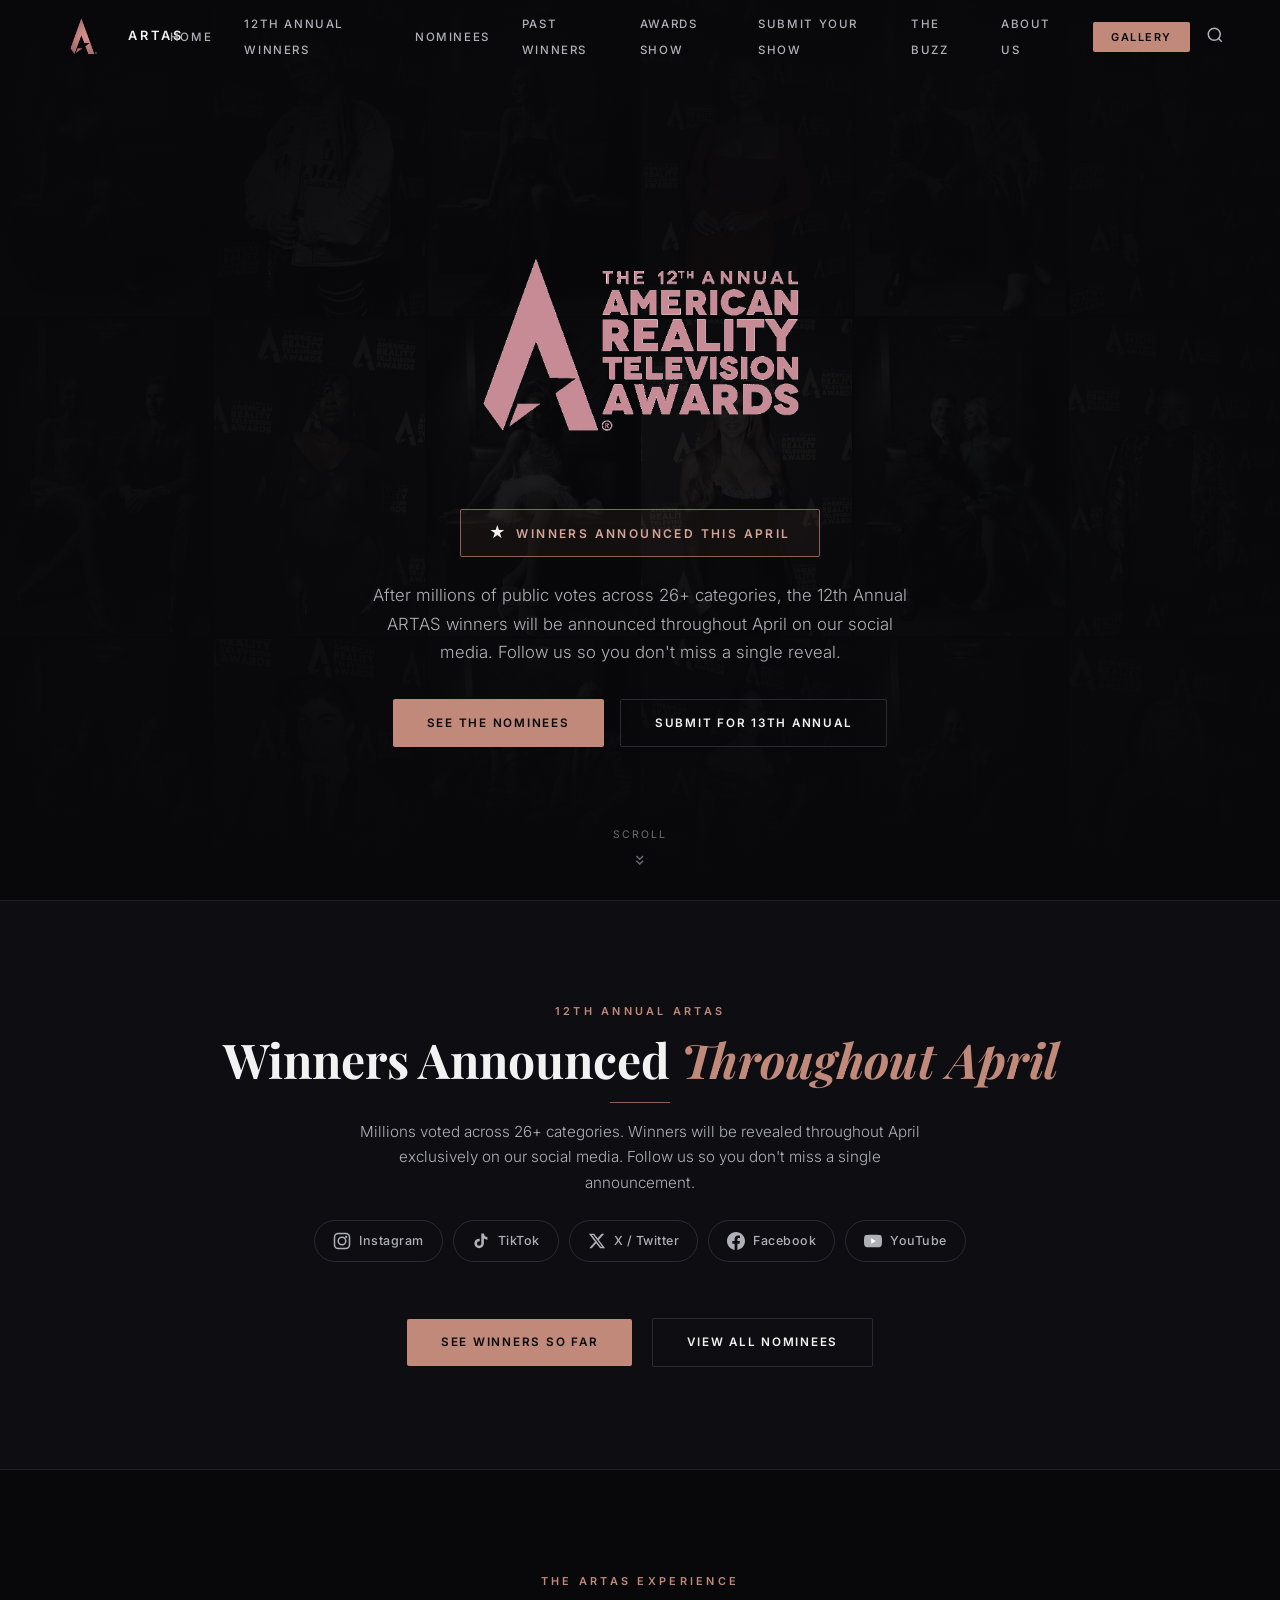
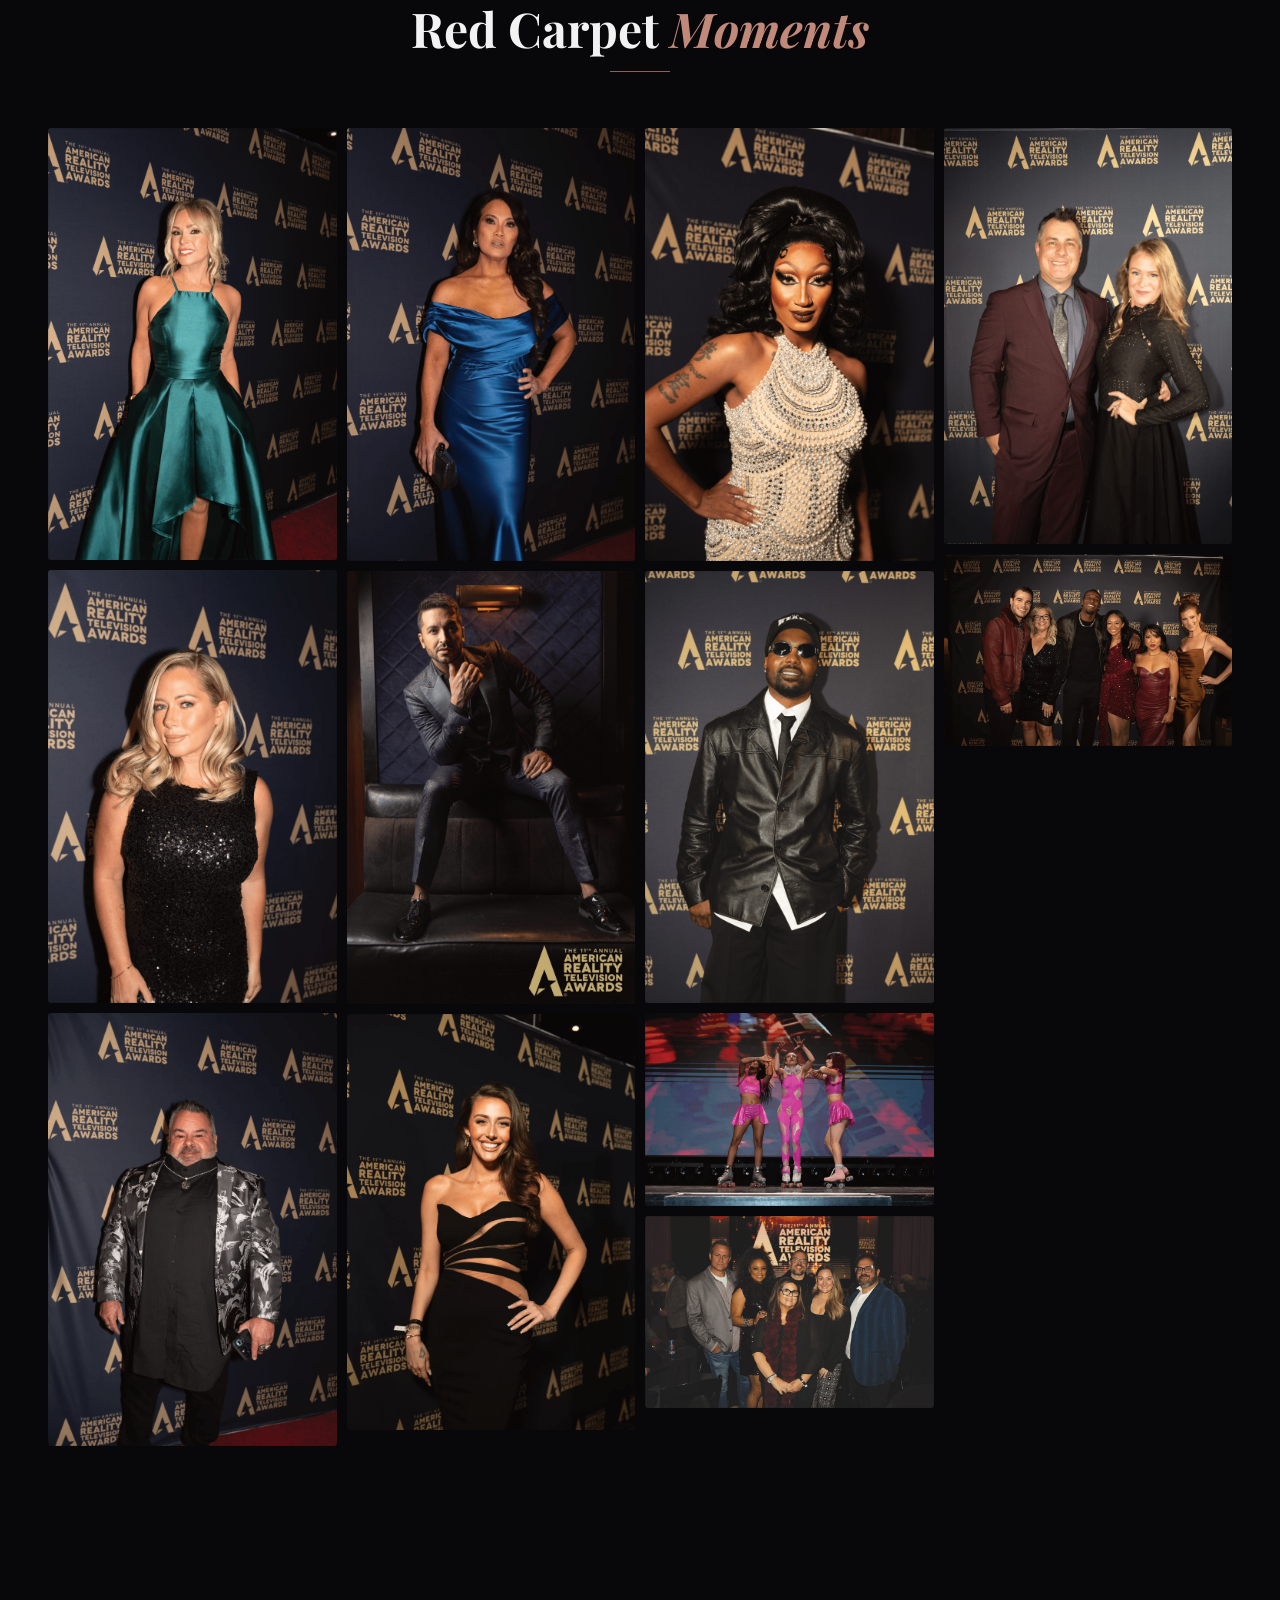
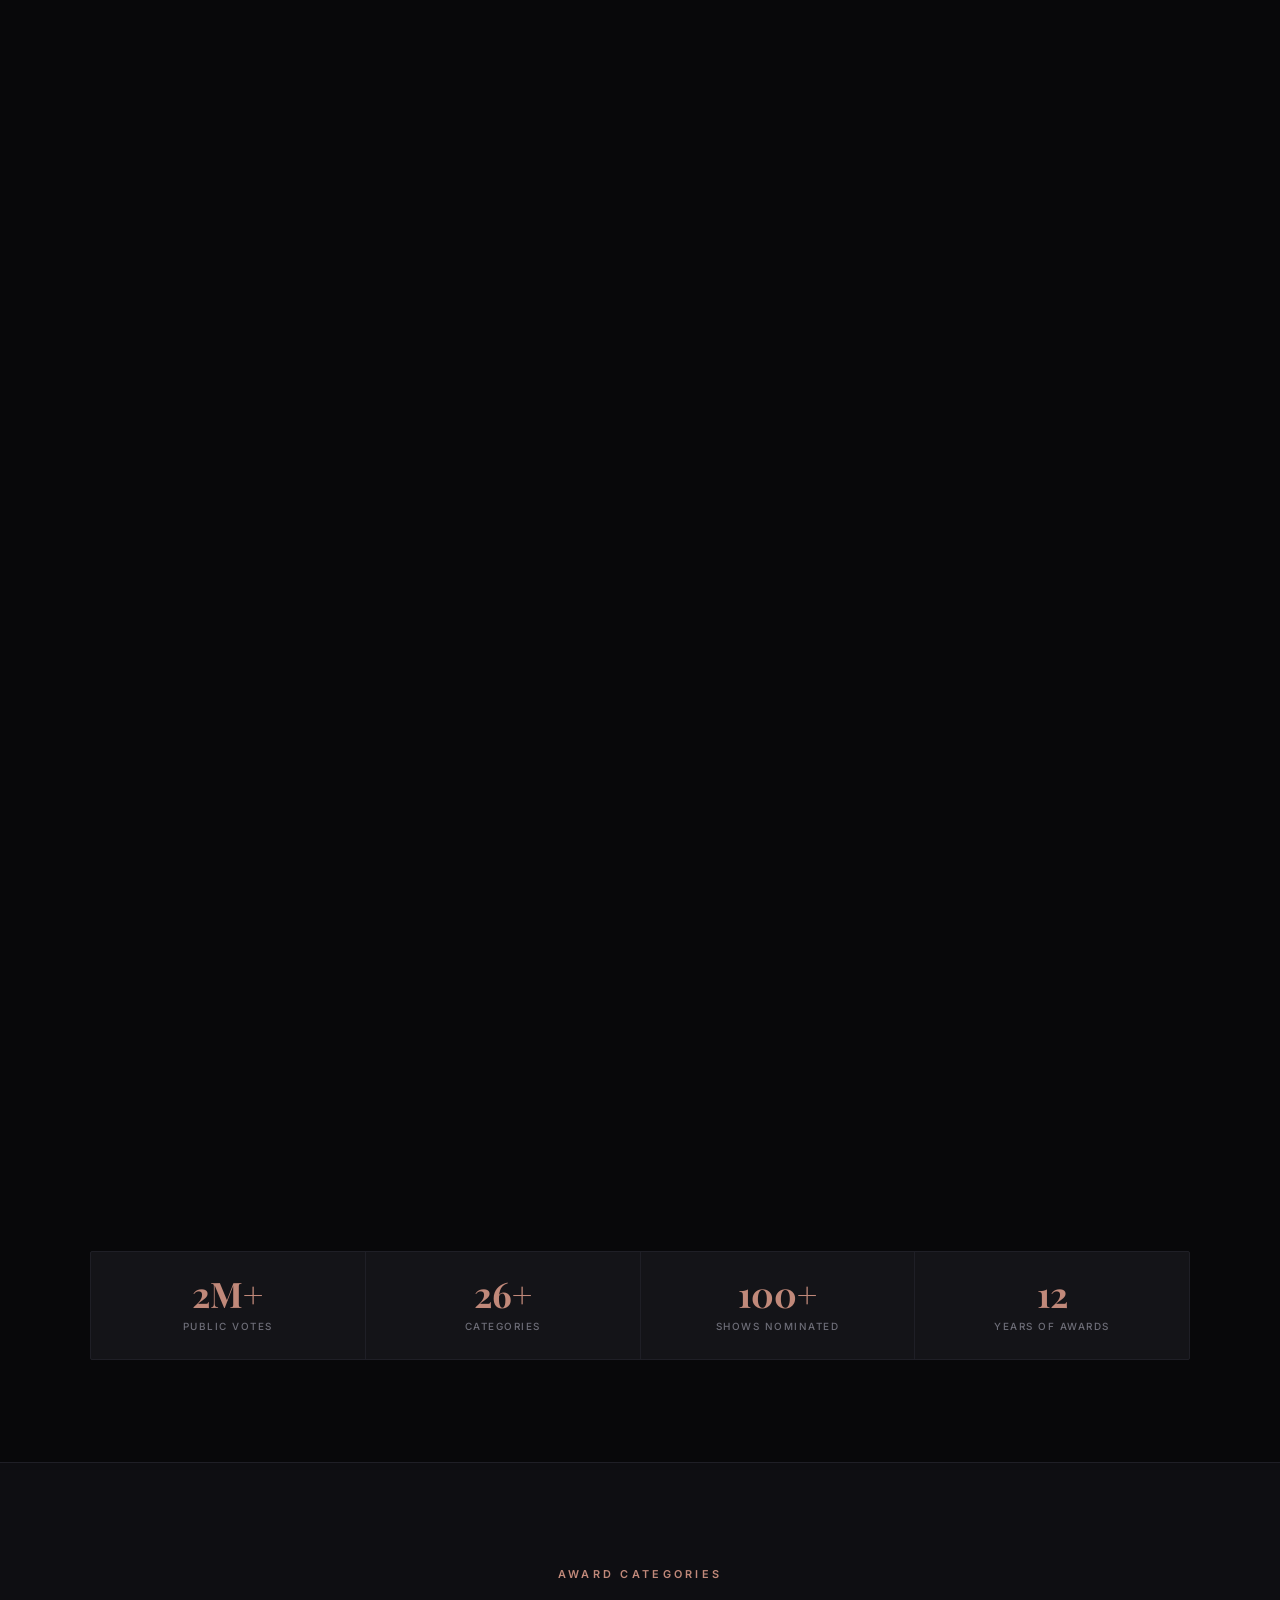
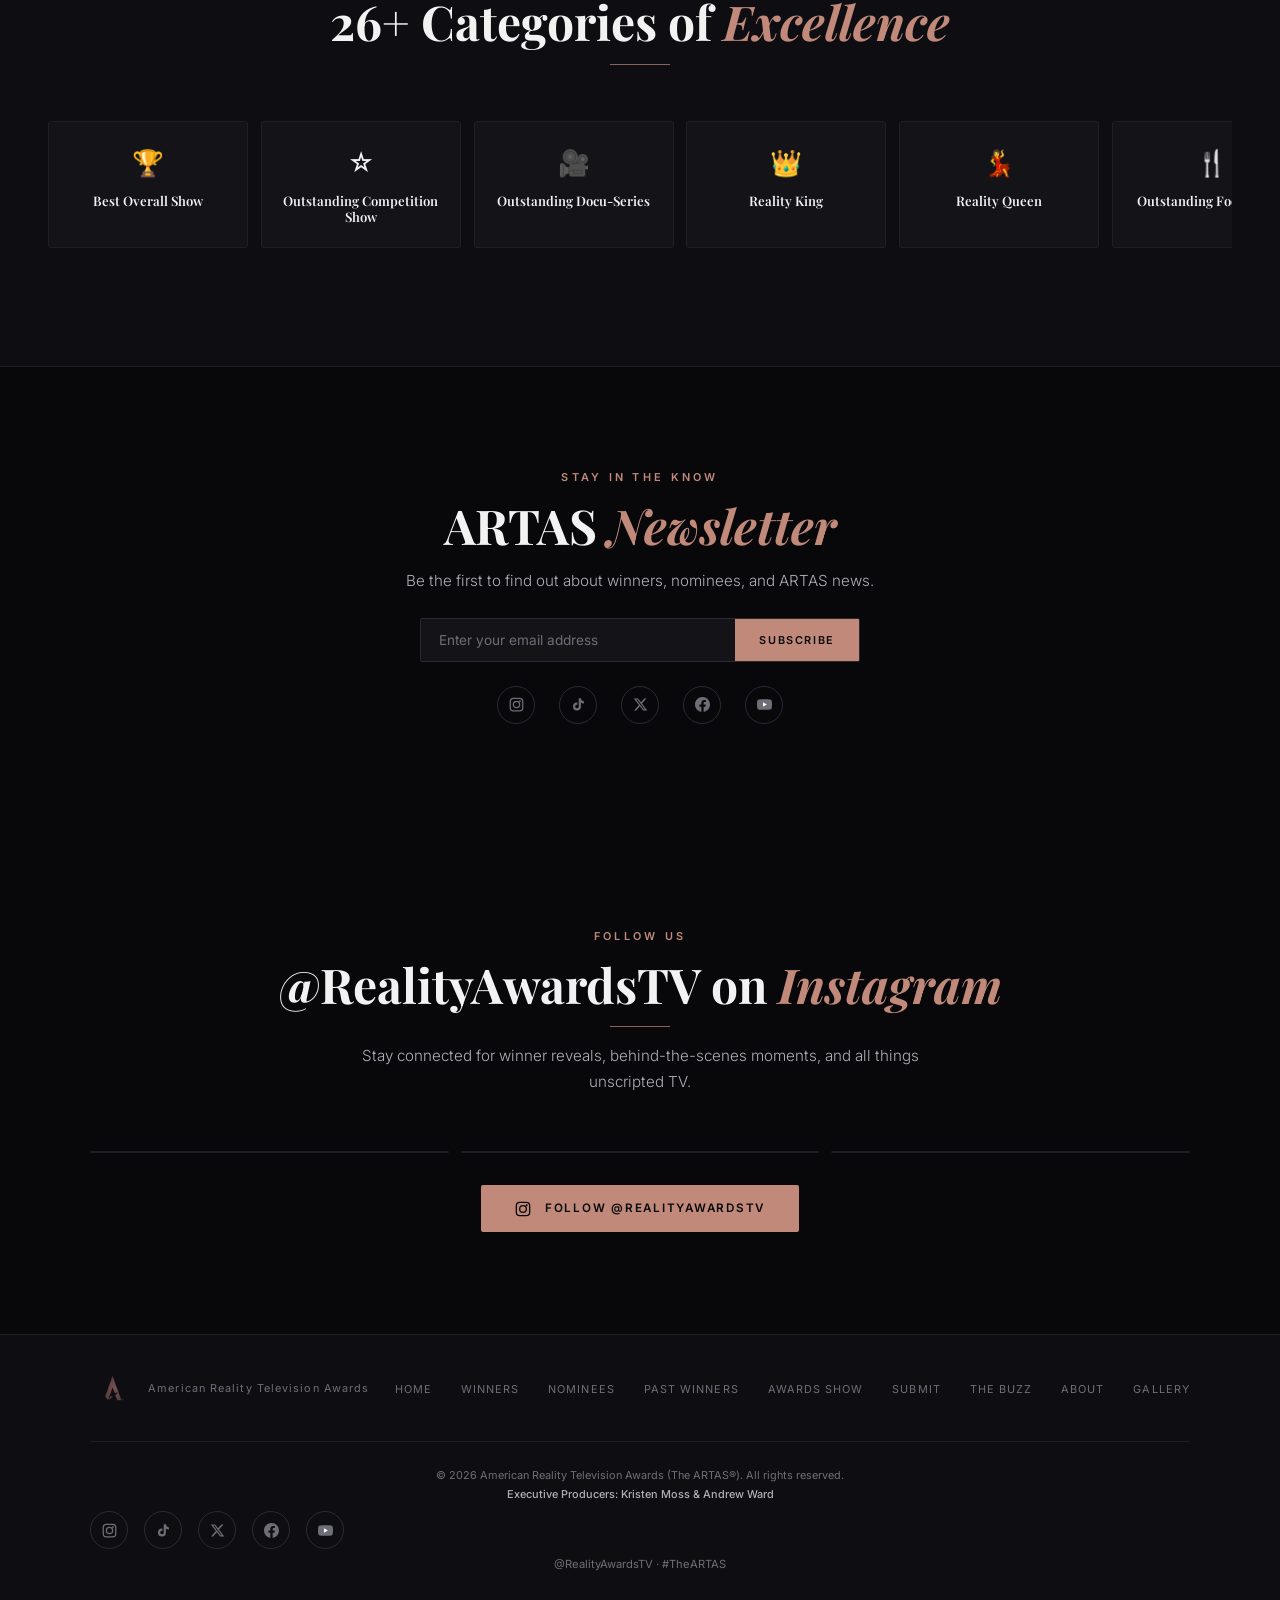
<file: index.html>
<!DOCTYPE html>
<html lang="en">
<head>
<meta charset="UTF-8">
<meta name="viewport" content="width=device-width, initial-scale=1.0">
<title>The 12th Annual American Reality Television Awards | The ARTAS</title>
<meta name="description" content="The 12th Annual American Reality Television Awards (The ARTAS). Winners announced April 2026. Celebrating excellence in unscripted television since 2013.">
<meta property="og:title" content="12th Annual American Reality Television Awards — Winners Coming April 2026">
<meta property="og:description" content="After millions of votes, the 12th Annual ARTAS winners will be revealed this April. Plus: 13th Annual submissions open April 1.">
<meta property="og:type" content="website">
<link rel="preconnect" href="https://fonts.googleapis.com">
<link rel="preconnect" href="https://fonts.gstatic.com" crossorigin>
<link href="https://fonts.googleapis.com/css2?family=Playfair+Display:ital,wght@0,400;0,600;0,700;0,800;1,400;1,700&family=Inter:wght@300;400;500;600;700&display=swap" rel="stylesheet">
<style>
:root {
  --bg-primary: #08080A;
  --bg-surface: #0E0E12;
  --bg-card: #141418;
  --bg-card-hover: #1A1A20;
  --rose: #C1897A;
  --rose-light: #D4A498;
  --rose-pale: #E0BEB6;
  --rose-dim: #8B6259;
  --rose-glow: rgba(193, 137, 122, 0.15);
  --gold: #D4A853;
  --gold-light: #E8C97A;
  --gold-dim: #8B7340;
  --text-primary: #F2F2F2;
  --text-secondary: #B0B0B8;
  --text-muted: #6E6E78;
  --border: #1F1F26;
  --border-light: #2A2A34;
  --font-display: 'Playfair Display', Georgia, serif;
  --font-body: 'Inter', -apple-system, sans-serif;
  --transition-fast: 180ms cubic-bezier(0.16, 1, 0.3, 1);
  --transition-smooth: 400ms cubic-bezier(0.16, 1, 0.3, 1);
}

*, *::before, *::after { box-sizing: border-box; margin: 0; padding: 0; }
html { -webkit-font-smoothing: antialiased; -moz-osx-font-smoothing: grayscale; scroll-behavior: smooth; scroll-padding-top: 80px; }
body { font-family: var(--font-body); color: var(--text-primary); background: var(--bg-primary); line-height: 1.6; overflow-x: hidden; }
img { display: block; max-width: 100%; height: auto; }
a { color: var(--rose); text-decoration: none; transition: color var(--transition-fast); }
a:hover { color: var(--rose-light); }

/* NAV */
.nav { position: fixed; top: 0; left: 0; right: 0; z-index: 100; padding: 0 clamp(1.5rem, 4vw, 3rem); height: 72px; display: flex; align-items: center; justify-content: space-between; transition: background var(--transition-smooth), box-shadow var(--transition-smooth); }
.nav.scrolled { background: rgba(8,8,10,0.95); backdrop-filter: blur(20px); -webkit-backdrop-filter: blur(20px); box-shadow: 0 1px 0 rgba(193,137,122,0.12); }
.nav-logo { display: flex; align-items: center; gap: 12px; }
.nav-logo img { height: 38px; width: auto; }
.nav-logo span { font-family: var(--font-body); font-weight: 600; font-size: 0.8rem; letter-spacing: 0.25em; text-transform: uppercase; color: var(--text-primary); }
.nav-links { display: flex; align-items: center; gap: clamp(1.2rem, 2.5vw, 2.2rem); list-style: none; }
.nav-links a { font-size: 0.72rem; font-weight: 500; letter-spacing: 0.14em; text-transform: uppercase; color: var(--text-secondary); padding: 4px 0; position: relative; transition: color var(--transition-fast); }
.nav-links a::after { content: ''; position: absolute; bottom: -2px; left: 0; width: 0; height: 1px; background: var(--rose); transition: width var(--transition-smooth); }
.nav-links a:hover { color: var(--rose); }
.nav-links a:hover::after { width: 100%; }
.nav-cta { font-size: 0.68rem !important; font-weight: 600 !important; color: var(--bg-primary) !important; background: var(--rose); padding: 8px 18px !important; border-radius: 2px; transition: background var(--transition-fast), transform var(--transition-fast) !important; }
.nav-cta:hover { background: var(--rose-light) !important; color: var(--bg-primary) !important; transform: translateY(-1px); }
.nav-cta::after { display: none !important; }
.nav-mobile-toggle { display: none; background: none; border: none; cursor: pointer; padding: 8px; }
.nav-mobile-toggle span { display: block; width: 24px; height: 2px; background: var(--text-primary); margin: 5px 0; transition: all 0.3s; }
.nav-search-toggle { background: none; border: none; cursor: pointer; padding: 8px; color: var(--text-secondary); transition: color 0.2s; margin-left: 0.5rem; }
.nav-search-toggle:hover { color: var(--rose); }

/* HERO — 12th Annual focus */
.hero { position: relative; min-height: 100vh; display: flex; flex-direction: column; align-items: center; justify-content: center; text-align: center; padding: 100px 1.5rem 60px; overflow: hidden; }
.hero-bg { position: absolute; inset: 0; z-index: 0; }
.hero-bg-grid { position: absolute; inset: 0; display: grid; grid-template-columns: repeat(6, 1fr); grid-template-rows: repeat(3, 1fr); gap: 3px; opacity: 0.18; filter: saturate(0.3) brightness(0.8); }
.hero-bg-grid img { width: 100%; height: 100%; object-fit: cover; }
.hero-bg::after { content: ''; position: absolute; inset: 0; background: radial-gradient(ellipse at center, rgba(8,8,10,0.25) 0%, rgba(8,8,10,0.85) 65%, rgba(8,8,10,1) 100%), linear-gradient(to bottom, rgba(8,8,10,0.5) 0%, transparent 25%, transparent 70%, rgba(8,8,10,1) 100%); z-index: 1; }
.hero-particles { position: absolute; inset: 0; z-index: 1; overflow: hidden; pointer-events: none; }
.sparkle { position: absolute; width: 3px; height: 3px; background: var(--rose); border-radius: 50%; animation: sparkle-float linear infinite; opacity: 0; }
@keyframes sparkle-float { 0% { opacity: 0; transform: translateY(100vh) scale(0); } 10% { opacity: 0.8; } 90% { opacity: 0.8; } 100% { opacity: 0; transform: translateY(-10vh) scale(1); } }

.hero-content { position: relative; z-index: 2; max-width: 900px; }
.hero-12th-logo { max-width: 600px; width: 90%; height: auto; margin: 0 auto 1.5rem; }
.hero-announce-badge { display: inline-flex; align-items: center; gap: 10px; padding: 10px 28px; border: 1px solid var(--rose-dim); border-radius: 2px; margin-bottom: 1.5rem; background: rgba(193,137,122,0.06); animation: badge-pulse 3s ease-in-out infinite; }
@keyframes badge-pulse { 0%, 100% { box-shadow: 0 0 0 rgba(193,137,122,0); } 50% { box-shadow: 0 0 20px rgba(193,137,122,0.15); } }
.hero-announce-badge .badge-icon { font-size: 1rem; }
.hero-announce-badge .badge-text { font-size: 0.75rem; font-weight: 600; letter-spacing: 0.2em; text-transform: uppercase; color: var(--rose-light); }
.hero-subtitle { font-size: clamp(0.9rem, 0.8rem + 0.5vw, 1.05rem); color: var(--text-secondary); font-weight: 300; max-width: 550px; margin: 0 auto 2rem; line-height: 1.7; }
.hero-ctas { display: flex; gap: 1rem; justify-content: center; flex-wrap: wrap; }
.btn { display: inline-flex; align-items: center; justify-content: center; font-family: var(--font-body); font-size: 0.73rem; font-weight: 600; letter-spacing: 0.15em; text-transform: uppercase; padding: 14px 34px; border: none; border-radius: 2px; cursor: pointer; transition: all var(--transition-fast); text-decoration: none; }
.btn-rose { background: var(--rose); color: var(--bg-primary); }
.btn-rose:hover { background: var(--rose-light); color: var(--bg-primary); transform: translateY(-2px); box-shadow: 0 8px 30px rgba(193,137,122,0.25); }
.btn-gold { background: var(--gold); color: var(--bg-primary); }
.btn-gold:hover { background: var(--gold-light); color: var(--bg-primary); transform: translateY(-2px); box-shadow: 0 8px 30px rgba(212,168,83,0.25); }
.btn-outline { background: transparent; color: var(--text-primary); border: 1px solid var(--border-light); }
.btn-outline:hover { border-color: var(--rose); color: var(--rose); transform: translateY(-2px); }
.hero-scroll { position: absolute; bottom: 2rem; left: 50%; transform: translateX(-50%); z-index: 2; display: flex; flex-direction: column; align-items: center; gap: 8px; color: var(--text-muted); font-size: 0.65rem; letter-spacing: 0.2em; text-transform: uppercase; animation: scroll-bounce 2s ease-in-out infinite; }
@keyframes scroll-bounce { 0%, 100% { transform: translateX(-50%) translateY(0); } 50% { transform: translateX(-50%) translateY(8px); } }

/* SECTIONS */
.section { padding: clamp(4rem, 8vw, 7rem) clamp(1.5rem, 4vw, 3rem); }
.section-header { text-align: center; margin-bottom: clamp(2.5rem, 5vw, 3.5rem); }
.section-label { font-size: 0.68rem; font-weight: 600; letter-spacing: 0.3em; text-transform: uppercase; color: var(--rose); margin-bottom: 0.75rem; }
.section-label.gold { color: var(--gold); }
.section-title { font-family: var(--font-display); font-size: clamp(1.8rem, 1rem + 3vw, 3rem); font-weight: 700; line-height: 1.1; }
.section-title em { font-style: italic; color: var(--rose); }
.section-title em.gold { color: var(--gold); }
.section-divider { width: 60px; height: 1px; background: var(--rose-dim); margin: 1rem auto 0; }
.section-subtitle { font-size: 0.95rem; color: var(--text-secondary); font-weight: 300; max-width: 560px; margin: 1rem auto 0; line-height: 1.7; }

/* PHOTO HIGHLIGHTS */
.highlights { background: var(--bg-primary); }
.highlights-grid { max-width: 1200px; margin: 0 auto; columns: 4; column-gap: 10px; }
.highlight-card { break-inside: avoid; margin-bottom: 10px; border-radius: 3px; overflow: hidden; position: relative; cursor: pointer; }
.highlight-card img { width: 100%; display: block; transition: transform 0.6s ease, filter 0.6s ease; }
.highlight-card:hover img { transform: scale(1.04); filter: brightness(1.1); }
.highlight-card .card-overlay { position: absolute; bottom: 0; left: 0; right: 0; padding: 2rem 1rem 0.8rem; background: linear-gradient(to top, rgba(8,8,10,0.9) 0%, transparent 100%); opacity: 0; transition: opacity var(--transition-smooth); }
.highlight-card:hover .card-overlay { opacity: 1; }
.card-overlay .card-name { font-family: var(--font-display); font-size: 0.9rem; font-weight: 600; color: var(--text-primary); }
.card-overlay .card-show { font-size: 0.65rem; color: var(--rose-light); letter-spacing: 0.05em; margin-top: 2px; }

/* WINNERS ANNOUNCEMENT (PRIMARY) */
.winners { background: var(--bg-surface); border-top: 1px solid var(--border); border-bottom: 1px solid var(--border); }
.winners-inner { max-width: 1100px; margin: 0 auto; }
.winners-grid { display: grid; grid-template-columns: repeat(auto-fill, minmax(160px, 1fr)); gap: 12px; margin-top: 2rem; }
.winner-card { position: relative; border-radius: 4px; overflow: hidden; aspect-ratio: 2/3; cursor: pointer; }
.winner-card img { width: 100%; height: 100%; object-fit: cover; transition: transform 0.6s ease; }
.winner-card:hover img { transform: scale(1.05); }
.winner-card .winner-overlay { position: absolute; inset: 0; background: linear-gradient(to top, rgba(8,8,10,0.85) 0%, rgba(8,8,10,0.1) 50%, transparent 100%); display: flex; flex-direction: column; justify-content: flex-end; padding: 1rem 0.75rem; }
.winner-card .winner-name { font-family: var(--font-display); font-size: 0.8rem; font-weight: 600; color: var(--text-primary); line-height: 1.2; }
.winner-card .winner-show { font-size: 0.6rem; color: var(--rose-light); margin-top: 2px; }
.winner-card::before { content: ''; position: absolute; inset: 0; border: 1px solid transparent; border-radius: 4px; transition: border-color var(--transition-smooth); z-index: 1; pointer-events: none; }
.winner-card:hover::before { border-color: var(--rose-dim); }

/* 13TH ANNUAL SUBMISSIONS (SECONDARY) */
.submissions { background: var(--bg-primary); position: relative; }
.submissions-inner { max-width: 900px; margin: 0 auto; text-align: center; }
.submissions-box { background: var(--bg-card); border: 1px solid var(--border); border-radius: 4px; padding: clamp(2rem, 4vw, 3rem); margin-top: 2rem; position: relative; overflow: hidden; }
.submissions-box::before { content: ''; position: absolute; top: 0; left: 0; right: 0; height: 2px; background: linear-gradient(90deg, transparent, var(--gold), transparent); }
.countdown-row { display: flex; justify-content: center; gap: clamp(1.5rem, 4vw, 3rem); margin-bottom: 1.5rem; }
.countdown-item { text-align: center; }
.countdown-number { font-family: var(--font-display); font-size: clamp(1.8rem, 1.5rem + 1.5vw, 3rem); font-weight: 700; color: var(--gold); line-height: 1; }
.countdown-label { font-size: 0.6rem; font-weight: 500; letter-spacing: 0.2em; text-transform: uppercase; color: var(--text-muted); margin-top: 0.4rem; }
.submission-dates { display: flex; justify-content: center; gap: 1.5rem; margin: 1.5rem 0; flex-wrap: wrap; }
.submission-date { display: flex; align-items: center; gap: 10px; padding: 10px 20px; background: rgba(212,168,83,0.05); border: 1px solid rgba(212,168,83,0.15); border-radius: 2px; }
.submission-date .date-icon { color: var(--gold); font-size: 0.9rem; }
.submission-date .date-info { text-align: left; }
.submission-date .date-label { font-size: 0.58rem; font-weight: 600; letter-spacing: 0.12em; text-transform: uppercase; color: var(--text-muted); display: block; margin-bottom: 2px; }
.submission-date .date-value { font-size: 0.85rem; font-weight: 500; color: var(--text-primary); display: block; }

/* SOCIAL PILLS (winners section) */
.winners-social-bar { display: flex; flex-wrap: wrap; justify-content: center; gap: 10px; margin-top: 1.5rem; }
.social-pill { display: inline-flex; align-items: center; gap: 8px; padding: 10px 18px; border: 1px solid var(--border-light); border-radius: 50px; color: var(--text-secondary); font-family: var(--font-body); font-size: 0.78rem; font-weight: 500; letter-spacing: 0.04em; transition: all var(--transition-fast); text-decoration: none; }
.social-pill:hover { border-color: var(--rose); color: var(--rose); background: var(--rose-glow); transform: translateY(-2px); }
.social-pill svg { flex-shrink: 0; }
.presenter-card { text-align: center; }
.presenter-img-wrap { width: 100%; aspect-ratio: 1; border-radius: 50%; overflow: hidden; margin-bottom: 0.7rem; border: 2px solid var(--border); transition: border-color var(--transition-smooth), box-shadow var(--transition-smooth); }
.presenter-card:hover .presenter-img-wrap { border-color: var(--rose); box-shadow: 0 0 20px rgba(193,137,122,0.2); }
.presenter-img-wrap img { width: 100%; height: 100%; object-fit: cover; object-position: top center; transition: transform 0.6s ease; }
.presenter-card:hover .presenter-img-wrap img { transform: scale(1.08); }
.presenter-name { font-family: var(--font-display); font-size: 0.82rem; font-weight: 600; color: var(--text-primary); line-height: 1.2; }
.presenter-show { font-size: 0.62rem; color: var(--text-muted); margin-top: 2px; }

/* ABOUT */
.legacy { background: var(--bg-primary); }
.legacy-grid { max-width: 1100px; margin: 0 auto; display: grid; grid-template-columns: 1fr 1fr; gap: clamp(3rem, 6vw, 6rem); align-items: center; }
.legacy-logo { max-width: 280px; margin: 0 auto; opacity: 0.7; }
.legacy-text h3 { font-family: var(--font-display); font-size: clamp(1.3rem, 1rem + 1.2vw, 1.8rem); font-weight: 700; line-height: 1.2; margin-bottom: 1rem; }
.legacy-text p { font-size: 0.95rem; color: var(--text-secondary); line-height: 1.8; margin-bottom: 1rem; max-width: 500px; }
.legacy-text p:first-of-type::first-letter { font-family: var(--font-display); font-size: 3em; float: left; line-height: 0.8; margin-right: 0.1em; color: var(--rose); }
.stats-row { max-width: 1100px; margin: clamp(3rem, 5vw, 4rem) auto 0; display: grid; grid-template-columns: repeat(4, 1fr); gap: 1px; background: var(--border); border: 1px solid var(--border); border-radius: 2px; overflow: hidden; }
.stat-item { background: var(--bg-card); padding: 1.5rem; text-align: center; }
.stat-value { font-family: var(--font-display); font-size: clamp(1.5rem, 1rem + 1.5vw, 2.2rem); font-weight: 700; color: var(--rose); line-height: 1; }
.stat-label { font-size: 0.62rem; font-weight: 500; letter-spacing: 0.15em; text-transform: uppercase; color: var(--text-muted); margin-top: 0.5rem; }

/* CATEGORIES */
.categories { background: var(--bg-surface); border-top: 1px solid var(--border); border-bottom: 1px solid var(--border); }
.categories-scroll { max-width: 1200px; margin: 0 auto; display: flex; gap: 0.8rem; overflow-x: auto; padding-bottom: 1rem; scroll-snap-type: x mandatory; scrollbar-width: none; }
.categories-scroll::-webkit-scrollbar { display: none; }
.category-card { flex: 0 0 200px; scroll-snap-align: start; background: var(--bg-card); border: 1px solid var(--border); border-radius: 3px; padding: 1.3rem; text-align: center; transition: all var(--transition-smooth); cursor: pointer; }
.category-card:hover { border-color: var(--rose-dim); background: var(--bg-card-hover); transform: translateY(-3px); }
.category-icon { font-size: 1.6rem; margin-bottom: 0.6rem; display: block; }
.category-name { font-family: var(--font-display); font-size: 0.82rem; font-weight: 600; color: var(--text-primary); line-height: 1.25; }

/* NEWSLETTER */
.newsletter { background: var(--bg-primary); text-align: center; }
.newsletter-form { max-width: 440px; margin: 1.5rem auto 0; display: flex; border: 1px solid var(--border-light); border-radius: 2px; overflow: hidden; }
.newsletter-form input { flex: 1; padding: 13px 18px; background: var(--bg-card); border: none; color: var(--text-primary); font-family: var(--font-body); font-size: 0.85rem; outline: none; }
.newsletter-form input::placeholder { color: var(--text-muted); }
.newsletter-form button { padding: 13px 24px; background: var(--rose); color: var(--bg-primary); border: none; font-family: var(--font-body); font-size: 0.68rem; font-weight: 600; letter-spacing: 0.15em; text-transform: uppercase; cursor: pointer; transition: background var(--transition-fast); white-space: nowrap; }
.newsletter-form button:hover { background: var(--rose-light); }
.social-links { display: flex; justify-content: center; gap: 1.5rem; margin-top: 1.5rem; }
.social-links a { display: flex; align-items: center; justify-content: center; width: 38px; height: 38px; border: 1px solid var(--border-light); border-radius: 50%; color: var(--text-muted); transition: all var(--transition-fast); }
.social-links a:hover { border-color: var(--rose); color: var(--rose); transform: translateY(-2px); }
.social-links svg { width: 15px; height: 15px; }

/* FOOTER */
.footer { padding: 2.5rem clamp(1.5rem, 4vw, 3rem); border-top: 1px solid var(--border); background: var(--bg-surface); }
.footer-inner { max-width: 1100px; margin: 0 auto; display: flex; justify-content: space-between; align-items: center; flex-wrap: wrap; gap: 1.5rem; }
.footer-brand { display: flex; align-items: center; gap: 12px; }
.footer-brand img { height: 26px; opacity: 0.5; }
.footer-brand span { font-size: 0.68rem; color: var(--text-muted); letter-spacing: 0.1em; }
.footer-links { display: flex; gap: 1.8rem; list-style: none; }
.footer-links a { font-size: 0.68rem; color: var(--text-muted); letter-spacing: 0.1em; text-transform: uppercase; transition: color var(--transition-fast); }
.footer-links a:hover { color: var(--rose); }
.footer-copy { width: 100%; text-align: center; padding-top: 1.5rem; border-top: 1px solid var(--border); margin-top: 1rem; font-size: 0.68rem; color: var(--text-muted); line-height: 1.7; }
.footer-copy .producers { color: var(--text-secondary); font-weight: 500; }

/* REVEAL */
.reveal { opacity: 0; transform: translateY(30px); transition: opacity 0.8s cubic-bezier(0.16, 1, 0.3, 1), transform 0.8s cubic-bezier(0.16, 1, 0.3, 1); }
.reveal.visible { opacity: 1; transform: translateY(0); }

/* MOBILE OVERLAY */
.mobile-overlay { position: fixed; inset: 0; z-index: 99; background: rgba(8,8,10,0.98); display: flex; flex-direction: column; align-items: center; justify-content: center; gap: 2rem; opacity: 0; pointer-events: none; transition: opacity 0.4s ease; }
.mobile-overlay.open { opacity: 1; pointer-events: all; }
.mobile-overlay a { font-family: var(--font-display); font-size: 1.4rem; color: var(--text-primary); }
.mobile-overlay a:hover { color: var(--rose); }
.mobile-close { position: absolute; top: 24px; right: 24px; background: none; border: none; color: var(--text-primary); font-size: 1.5rem; cursor: pointer; }

/* RESPONSIVE */
@media (max-width: 1024px) { .highlights-grid { columns: 3; } }
@media (max-width: 768px) {
  .nav-links { display: none; }
  .nav-mobile-toggle { display: block; }
  .hero-bg-grid { grid-template-columns: repeat(4, 1fr); grid-template-rows: repeat(4, 1fr); }
  .highlights-grid { columns: 2; }
  .legacy-grid { grid-template-columns: 1fr; text-align: center; }
  .legacy-text p { margin-left: auto; margin-right: auto; }
  .legacy-text p:first-of-type::first-letter { float: none; font-size: 1em; margin: 0; }
  .stats-row { grid-template-columns: repeat(2, 1fr); }
  .submission-dates { flex-direction: column; align-items: center; }
  .winners-grid { grid-template-columns: repeat(auto-fill, minmax(130px, 1fr)); }
  .winners-social-bar { gap: 8px; }
  .social-pill { padding: 8px 14px; font-size: 0.72rem; }
  .social-pill svg { width: 15px; height: 15px; }
  .footer-inner { flex-direction: column; text-align: center; }
  .footer-links { flex-wrap: wrap; justify-content: center; }
  .ig-grid { grid-template-columns: 1fr !important; gap: 16px !important; }
}
@media (max-width: 480px) {
  .highlights-grid { columns: 2; column-gap: 6px; }
  .highlight-card { margin-bottom: 6px; }
  .social-pill span { display: none; }
  .social-pill { padding: 10px; border-radius: 50%; }
  .newsletter-form { flex-direction: column; }
  .newsletter-form button { width: 100%; }
  .hero-12th-logo { width: 95%; }
}
</style>
</head>
<body>

<!-- NAV -->
<nav class="nav" id="nav">
  <a href="#" class="nav-logo">
    <img src="images/12th-logo-A-transparent.png" alt="ARTAS">
    <span>ARTAS</span>
  </a>
  <ul class="nav-links">
    <li><a href="index.html" class="active">Home</a></li>
    <li><a href="winners.html">12th Annual Winners</a></li>
    <li><a href="nominees.html">Nominees</a></li>
    <li><a href="past-winners.html">Past Winners</a></li>
    <li><a href="awards-show.html">Awards Show</a></li>
    <li><a href="submit.html">Submit Your Show</a></li>
    <li><a href="the-buzz.html">The Buzz</a></li>
    <li><a href="about.html">About Us</a></li>
    <li><a href="gallery.html" class="nav-cta">Gallery</a></li>
  </ul>
  <button class="nav-search-toggle" id="searchToggle" aria-label="Search"><svg viewBox="0 0 24 24" width="18" height="18" fill="none" stroke="currentColor" stroke-width="2"><circle cx="11" cy="11" r="8"/><path d="m21 21-4.3-4.3"/></svg></button>
  <button class="nav-mobile-toggle" id="mobileToggle" aria-label="Open menu"><span></span><span></span><span></span></button>
</nav>

<div class="mobile-overlay" id="mobileMenu">
<button class="mobile-close" id="mobileClose" aria-label="Close menu">&times;</button>
  <a href="index.html">Home</a>
  <a href="winners.html">12th Annual Winners</a>
  <a href="nominees.html">Nominees</a>
  <a href="past-winners.html">Past Winners</a>
  <a href="awards-show.html">Awards Show</a>
  <a href="submit.html">Submit Your Show</a>
  <a href="the-buzz.html">The Buzz</a>
  <a href="about.html">About Us</a>
  <a href="gallery.html">Gallery</a>
</div>

<!-- HERO — 12th Annual front and center -->
<section class="hero" id="home">
  <div class="hero-bg">
    <div class="hero-bg-grid">
      <img src="images/backstage/saraya-lounge.jpg" alt="">
      <img src="images/gallery/jojo-siwa.png" alt="">
      <img src="images/backstage/chloe-veitch-lounge.jpg" alt="">
      <img src="images/gallery/omarosa.png" alt="">
      <img src="images/backstage/howie-d-aj-mclean-lounge.jpg" alt="">
      <img src="images/gallery/gleb-savchenko.png" alt="">
      <img src="images/backstage/chandler-kinney-lounge.jpg" alt="">
      <img src="images/gallery/chelsea-lazkani.png" alt="">
      <img src="images/backstage/angeria-glam.jpg" alt="">
      <img src="images/gallery/heather-mcdonald.png" alt="">
      <img src="images/backstage/couple-emerald.jpg" alt="">
      <img src="images/gallery/big-ed.png" alt="">
      <img src="images/backstage/duo-formal.jpg" alt="">
      <img src="images/gallery/vance-walker.png" alt="">
      <img src="images/backstage/big-ed-lounge.jpg" alt="">
      <img src="images/gallery/dr-sandra-lee.png" alt="">
      <img src="images/backstage/duo-laughing.jpg" alt="">
      <img src="images/gallery/kendra-wilkinson.png" alt="">
    </div>
  </div>
  <div class="hero-particles" id="particles"></div>

  <div class="hero-content">
    <img src="images/12th-annual-logo-transparent.png" alt="The 12th Annual American Reality Television Awards" class="hero-12th-logo">

    <div class="hero-announce-badge">
      <span class="badge-icon">&#9733;</span>
      <span class="badge-text">Winners Announced This April</span>
    </div>

    <p class="hero-subtitle">After millions of public votes across 26+ categories, the 12th Annual ARTAS winners will be announced throughout April on our social media. Follow us so you don't miss a single reveal.</p>

    <div class="hero-ctas">
      <a href="nominees.html" class="btn btn-rose">See the Nominees</a>
      <a href="submit.html" class="btn btn-outline">Submit for 13th Annual</a>
    </div>
  </div>

  <div class="hero-scroll">
    <span>Scroll</span>
    <svg width="16" height="16" viewBox="0 0 24 24" fill="none" stroke="currentColor" stroke-width="2"><path d="M7 13l5 5 5-5M7 6l5 5 5-5"/></svg>
  </div>
</section>

<!-- 12TH ANNUAL — WINNERS COMING APRIL -->
<section class="section winners" id="winners">
  <div class="winners-inner">
    <div class="section-header reveal">
      <p class="section-label">12th Annual ARTAS</p>
      <h2 class="section-title">Winners Announced <em>Throughout April</em></h2>
      <div class="section-divider"></div>
      <p class="section-subtitle">Millions voted across 26+ categories. Winners will be revealed throughout April exclusively on our social media. Follow us so you don't miss a single announcement.</p>
      <div class="winners-social-bar">
        <a href="https://www.instagram.com/realityawardstv/" target="_blank" class="social-pill"><svg viewBox="0 0 24 24" fill="none" stroke="currentColor" stroke-width="2" width="18" height="18"><rect x="2" y="2" width="20" height="20" rx="5"/><circle cx="12" cy="12" r="5"/><circle cx="17.5" cy="6.5" r="1.5" fill="currentColor" stroke="none"/></svg><span>Instagram</span></a>
        <a href="https://www.tiktok.com/@realityawardstv" target="_blank" class="social-pill"><svg viewBox="0 0 24 24" fill="currentColor" width="18" height="18"><path d="M19.59 6.69a4.83 4.83 0 0 1-3.77-4.25V2h-3.45v13.67a2.89 2.89 0 0 1-2.88 2.5 2.89 2.89 0 0 1-2.89-2.89 2.89 2.89 0 0 1 2.89-2.89c.28 0 .54.04.79.1v-3.51a6.37 6.37 0 0 0-.79-.05A6.34 6.34 0 0 0 3.15 15.2a6.34 6.34 0 0 0 6.34 6.34 6.34 6.34 0 0 0 6.34-6.34V8.75a8.28 8.28 0 0 0 4.84 1.55V6.85a4.85 4.85 0 0 1-1.08-.16z"/></svg><span>TikTok</span></a>
        <a href="https://twitter.com/realityawardstv" target="_blank" class="social-pill"><svg viewBox="0 0 24 24" fill="currentColor" width="18" height="18"><path d="M18.244 2.25h3.308l-7.227 8.26 8.502 11.24H16.17l-5.214-6.817L4.99 21.75H1.68l7.73-8.835L1.254 2.25H8.08l4.713 6.231zm-1.161 17.52h1.833L7.084 4.126H5.117z"/></svg><span>X / Twitter</span></a>
        <a href="https://www.facebook.com/RealityTVAwards/" target="_blank" class="social-pill"><svg viewBox="0 0 24 24" fill="currentColor" width="18" height="18"><path d="M24 12.073c0-6.627-5.373-12-12-12s-12 5.373-12 12c0 5.99 4.388 10.954 10.125 11.854v-8.385H7.078v-3.47h3.047V9.43c0-3.007 1.792-4.669 4.533-4.669 1.312 0 2.686.235 2.686.235v2.953H15.83c-1.491 0-1.956.925-1.956 1.874v2.25h3.328l-.532 3.47h-2.796v8.385C19.612 23.027 24 18.062 24 12.073z"/></svg><span>Facebook</span></a>
        <a href="https://www.youtube.com/realityawardstv" target="_blank" class="social-pill"><svg viewBox="0 0 24 24" fill="currentColor" width="18" height="18"><path d="M23.498 6.186a3.016 3.016 0 0 0-2.122-2.136C19.505 3.545 12 3.545 12 3.545s-7.505 0-9.377.505A3.017 3.017 0 0 0 .502 6.186C0 8.07 0 12 0 12s0 3.93.502 5.814a3.016 3.016 0 0 0 2.122 2.136c1.871.505 9.376.505 9.376.505s7.505 0 9.377-.505a3.015 3.015 0 0 0 2.122-2.136C24 15.93 24 12 24 12s0-3.93-.502-5.814z"/><polygon points="9.545,15.568 15.818,12 9.545,8.432" fill="#fff"/></svg><span>YouTube</span></a>
      </div>
    </div>

    <div style="text-align: center; margin-top: 2rem;" class="reveal">
      <a href="winners.html" class="btn btn-rose winners-cta" style="margin-right: 1rem; display: none;">See Winners So Far</a>
      <a href="nominees.html" class="btn btn-outline">View All Nominees</a>
    </div>
  </div>
</section>

<!-- PHOTO HIGHLIGHTS -->
<section class="section highlights" id="highlights">
  <div class="section-header reveal">
    <p class="section-label">The ARTAS Experience</p>
    <h2 class="section-title">Red Carpet <em>Moments</em></h2>
    <div class="section-divider"></div>
  </div>
  <div class="highlights-grid reveal">
    <div class="highlight-card"><img src="images/gallery/tamra-judge.png" alt="Tamra Judge" loading="lazy"><div class="card-overlay"><span class="card-name">Tamra Judge</span><span class="card-show">Real Housewives of OC</span></div></div>
    <div class="highlight-card"><img src="images/gallery/kendra-wilkinson.png" alt="Kendra Wilkinson" loading="lazy"><div class="card-overlay"><span class="card-name">Kendra Wilkinson</span><span class="card-show">The Girls Next Door</span></div></div>
    <div class="highlight-card"><img src="images/gallery/big-ed.png" alt="Big Ed" loading="lazy"><div class="card-overlay"><span class="card-name">Big Ed</span><span class="card-show">90 Day Fiancé</span></div></div>
    <div class="highlight-card"><img src="images/gallery/dr-sandra-lee.png" alt="Dr. Sandra Lee" loading="lazy"><div class="card-overlay"><span class="card-name">Dr. Sandra Lee</span><span class="card-show">Dr. Pimple Popper</span></div></div>
    <div class="highlight-card"><img src="images/gallery/jai-rodriguez.png" alt="Jai Rodriguez" loading="lazy"><div class="card-overlay"><span class="card-name">Jai Rodriguez</span><span class="card-show">Queer Eye</span></div></div>
    <div class="highlight-card"><img src="images/gallery/chloe-veitch.png" alt="Chloe Veitch" loading="lazy"><div class="card-overlay"><span class="card-name">Chloe Veitch</span><span class="card-show">Celebrity Ex On The Beach</span></div></div>
    <div class="highlight-card"><img src="images/gallery/angeria.png" alt="Angeria Paris VanMicheals" loading="lazy"><div class="card-overlay"><span class="card-name">Angeria Paris VanMicheals</span><span class="card-show">RuPaul's Drag Race</span></div></div>
    <div class="highlight-card"><img src="images/gallery/steelo.png" alt="Steelo Brim" loading="lazy"><div class="card-overlay"><span class="card-name">Sterling "Steelo" Brim</span><span class="card-show">Ridiculousness</span></div></div>
    <div class="highlight-card"><img src="images/gallery/performance.png" alt="ARTAS Performance" loading="lazy"><div class="card-overlay"><span class="card-name">Live Performance</span><span class="card-show">ARTAS Ceremony</span></div></div>
    <div class="highlight-card"><img src="images/gallery/sallyannn-salsano.png" alt="SallyAnn Salsano" loading="lazy"><div class="card-overlay"><span class="card-name">SallyAnn Salsano</span><span class="card-show">495 Productions</span></div></div>
    <div class="highlight-card"><img src="images/gallery/crew.png" alt="Crew" loading="lazy"><div class="card-overlay"><span class="card-name">Production Crew</span><span class="card-show">Behind the Scenes</span></div></div>
    <div class="highlight-card"><img src="images/gallery/big-brother-cast.png" alt="Big Brother Cast" loading="lazy"><div class="card-overlay"><span class="card-name">Big Brother Cast</span><span class="card-show">Big Brother</span></div></div>
  </div>
</section>

<!-- 13TH ANNUAL SUBMISSIONS (SECONDARY) -->
<section class="section submissions" id="submit">
  <div class="submissions-inner reveal">
    <p class="section-label gold">Now Accepting Submissions</p>
    <h2 class="section-title">13th Annual <em class="gold" style="color: var(--gold);">ARTAS</em></h2>
    <p class="section-subtitle">Ready for the next season? Submissions for the 13th Annual American Reality Television Awards are opening soon. Network, cable, and streaming shows are all eligible.</p>

    <div class="submissions-box">
      <div class="countdown-row">
        <div class="countdown-item"><div class="countdown-number" id="cd-days">--</div><div class="countdown-label">Days</div></div>
        <div class="countdown-item"><div class="countdown-number" id="cd-hours">--</div><div class="countdown-label">Hours</div></div>
        <div class="countdown-item"><div class="countdown-number" id="cd-mins">--</div><div class="countdown-label">Minutes</div></div>
        <div class="countdown-item"><div class="countdown-number" id="cd-secs">--</div><div class="countdown-label">Seconds</div></div>
      </div>
      <p style="font-size: 0.7rem; color: var(--text-muted); letter-spacing: 0.12em; text-transform: uppercase; margin-bottom: 1.5rem;" id="countdown-label">Until Submissions Open</p>

      <div class="submission-dates">
        <div class="submission-date"><span class="date-icon">&#9654;</span><div class="date-info"><span class="date-label">Opens</span><span class="date-value">April 1, 2026</span></div></div>
        <div class="submission-date"><span class="date-icon">&#9632;</span><div class="date-info"><span class="date-label">Closes</span><span class="date-value">July 1, 2026</span></div></div>
      </div>

      <a href="submit.html" class="btn btn-gold">Learn About Submissions</a>
    </div>
  </div>
</section>



<!-- ABOUT -->
<section class="section legacy" id="about">
  <div class="legacy-grid reveal">
    <div style="text-align:center;">
      <img src="images/12th-logo-A-transparent.png" alt="ARTAS" class="legacy-logo">
    </div>
    <div class="legacy-text">
      <h3>The First Awards Show Honoring Unscripted Television</h3>
      <p>Executive Producers Kristen Moss and Andrew Ward started the American Reality Television Awards (The ARTAS&reg;) in 2012 to support, examine and redefine the art of reality in media by rewarding excellence, encouraging experimentation and recognizing that the public is the heart of our industry.</p>
      <p>The ARTAS embrace the spirit of fun and camaraderie which is an inherent part of what makes this industry great. We value the rich diversity of programming that puts reality on the leading edge of entertainment.</p>
    </div>
  </div>
  <div class="stats-row reveal">
    <div class="stat-item"><div class="stat-value">2M+</div><div class="stat-label">Public Votes</div></div>
    <div class="stat-item"><div class="stat-value">26+</div><div class="stat-label">Categories</div></div>
    <div class="stat-item"><div class="stat-value">100+</div><div class="stat-label">Shows Nominated</div></div>
    <div class="stat-item"><div class="stat-value">12</div><div class="stat-label">Years of Awards</div></div>
  </div>
</section>

<!-- CATEGORIES -->
<section class="section categories" id="categories">
  <div class="section-header reveal">
    <p class="section-label">Award Categories</p>
    <h2 class="section-title">26+ Categories of <em>Excellence</em></h2>
    <div class="section-divider"></div>
  </div>
  <div class="categories-scroll reveal">
    <div class="category-card"><span class="category-icon">&#127942;</span><div class="category-name">Best Overall Show</div></div>
    <div class="category-card"><span class="category-icon">&#9734;</span><div class="category-name">Outstanding Competition Show</div></div>
    <div class="category-card"><span class="category-icon">&#127909;</span><div class="category-name">Outstanding Docu-Series</div></div>
    <div class="category-card"><span class="category-icon">&#128081;</span><div class="category-name">Reality King</div></div>
    <div class="category-card"><span class="category-icon">&#128131;</span><div class="category-name">Reality Queen</div></div>
    <div class="category-card"><span class="category-icon">&#127860;</span><div class="category-name">Outstanding Food Series</div></div>
    <div class="category-card"><span class="category-icon">&#127911;</span><div class="category-name">Outstanding Host</div></div>
    <div class="category-card"><span class="category-icon">&#128161;</span><div class="category-name">Most Unique Concept</div></div>
    <div class="category-card"><span class="category-icon">&#127758;</span><div class="category-name">International Reality Series</div></div>
    <div class="category-card"><span class="category-icon">&#127916;</span><div class="category-name">Best Editing</div></div>
    <div class="category-card"><span class="category-icon">&#9889;</span><div class="category-name">Reality TV Moment</div></div>
    <div class="category-card"><span class="category-icon">&#128250;</span><div class="category-name">Outstanding Game Show</div></div>
    <div class="category-card"><span class="category-icon">&#128270;</span><div class="category-name">Outstanding True Crime</div></div>
    <div class="category-card"><span class="category-icon">&#128241;</span><div class="category-name">Outstanding Digital Reality</div></div>
  </div>
</section>

<!-- NEWSLETTER -->
<section class="section newsletter" id="newsletter">
  <div class="reveal">
    <p class="section-label">Stay in the Know</p>
    <h2 class="section-title">ARTAS <em>Newsletter</em></h2>
    <p class="section-subtitle">Be the first to find out about winners, nominees, and ARTAS news.</p>
    <form class="newsletter-form" onsubmit="event.preventDefault();"><input type="email" placeholder="Enter your email address" aria-label="Email"><button type="submit">Subscribe</button></form>
    <div class="social-links">
      <a href="https://www.instagram.com/realityawardstv/" aria-label="Instagram" target="_blank"><svg viewBox="0 0 24 24" fill="none" stroke="currentColor" stroke-width="2"><rect x="2" y="2" width="20" height="20" rx="5"/><circle cx="12" cy="12" r="5"/><circle cx="17.5" cy="6.5" r="1.5" fill="currentColor" stroke="none"/></svg></a>
      <a href="https://www.tiktok.com/@realityawardstv" aria-label="TikTok" target="_blank"><svg viewBox="0 0 24 24" fill="currentColor"><path d="M19.59 6.69a4.83 4.83 0 0 1-3.77-4.25V2h-3.45v13.67a2.89 2.89 0 0 1-2.88 2.5 2.89 2.89 0 0 1-2.89-2.89 2.89 2.89 0 0 1 2.89-2.89c.28 0 .54.04.79.1v-3.51a6.37 6.37 0 0 0-.79-.05A6.34 6.34 0 0 0 3.15 15.2a6.34 6.34 0 0 0 6.34 6.34 6.34 6.34 0 0 0 6.34-6.34V8.75a8.28 8.28 0 0 0 4.84 1.55V6.85a4.85 4.85 0 0 1-1.08-.16z"/></svg></a>
      <a href="https://twitter.com/realityawardstv" aria-label="X" target="_blank"><svg viewBox="0 0 24 24" fill="currentColor"><path d="M18.244 2.25h3.308l-7.227 8.26 8.502 11.24H16.17l-5.214-6.817L4.99 21.75H1.68l7.73-8.835L1.254 2.25H8.08l4.713 6.231zm-1.161 17.52h1.833L7.084 4.126H5.117z"/></svg></a>
      <a href="https://www.facebook.com/RealityTVAwards/" aria-label="Facebook" target="_blank"><svg viewBox="0 0 24 24" fill="currentColor"><path d="M24 12.073c0-6.627-5.373-12-12-12s-12 5.373-12 12c0 5.99 4.388 10.954 10.125 11.854v-8.385H7.078v-3.47h3.047V9.43c0-3.007 1.792-4.669 4.533-4.669 1.312 0 2.686.235 2.686.235v2.953H15.83c-1.491 0-1.956.925-1.956 1.874v2.25h3.328l-.532 3.47h-2.796v8.385C19.612 23.027 24 18.062 24 12.073z"/></svg></a>
      <a href="https://www.youtube.com/realityawardstv" aria-label="YouTube" target="_blank"><svg viewBox="0 0 24 24" fill="currentColor"><path d="M23.498 6.186a3.016 3.016 0 0 0-2.122-2.136C19.505 3.545 12 3.545 12 3.545s-7.505 0-9.377.505A3.017 3.017 0 0 0 .502 6.186C0 8.07 0 12 0 12s0 3.93.502 5.814a3.016 3.016 0 0 0 2.122 2.136c1.871.505 9.376.505 9.376.505s7.505 0 9.377-.505a3.015 3.015 0 0 0 2.122-2.136C24 15.93 24 12 24 12s0-3.93-.502-5.814z"/><polygon points="9.545,15.568 15.818,12 9.545,8.432" fill="#fff"/></svg></a>
    </div>
  </div>
</section>

<!-- INSTAGRAM FEED -->
<section class="section instagram-feed" id="instagram">
  <div class="section-header reveal">
    <p class="section-label">Follow Us</p>
    <h2 class="section-title">@RealityAwardsTV on <em>Instagram</em></h2>
    <div class="section-divider"></div>
    <p class="section-subtitle">Stay connected for winner reveals, behind-the-scenes moments, and all things unscripted TV.</p>
  </div>
  <div class="ig-grid reveal" style="max-width: 1100px; margin: 0 auto; display: grid; grid-template-columns: repeat(3, 1fr); gap: 12px;">
    <blockquote class="instagram-media" data-instgrm-captioned data-instgrm-permalink="https://www.instagram.com/p/DWFXLysj4Tx/" data-instgrm-version="14" style="background:#08080A; border:1px solid var(--border); border-radius:8px; max-width:100%; min-width:240px; width:100%;"></blockquote>
    <blockquote class="instagram-media" data-instgrm-captioned data-instgrm-permalink="https://www.instagram.com/p/DWE3fZZjwQR/" data-instgrm-version="14" style="background:#08080A; border:1px solid var(--border); border-radius:8px; max-width:100%; min-width:240px; width:100%;"></blockquote>
    <blockquote class="instagram-media" data-instgrm-captioned data-instgrm-permalink="https://www.instagram.com/reel/DV82K6ZAPSe/" data-instgrm-version="14" style="background:#08080A; border:1px solid var(--border); border-radius:8px; max-width:100%; min-width:240px; width:100%;"></blockquote>
  </div>
  <div style="text-align: center; margin-top: 2rem;" class="reveal">
    <a href="https://www.instagram.com/realityawardstv/" target="_blank" class="btn btn-rose" style="gap: 8px;">
      <svg viewBox="0 0 24 24" fill="none" stroke="currentColor" stroke-width="2" width="16" height="16" style="display: inline-block; vertical-align: middle; margin-right: 6px;"><rect x="2" y="2" width="20" height="20" rx="5"/><circle cx="12" cy="12" r="5"/><circle cx="17.5" cy="6.5" r="1.5" fill="currentColor" stroke="none"/></svg>
      Follow @RealityAwardsTV
    </a>
  </div>
</section>
<script async src="//www.instagram.com/embed.js"></script>

<!-- FOOTER -->
<footer class="footer">
  <div class="footer-inner">
    <div class="footer-brand"><img src="images/12th-logo-A-transparent.png" alt="ARTAS"><span>American Reality Television Awards</span></div>
    <ul class="footer-links">
      <li><a href="index.html">Home</a></li>
      <li><a href="winners.html">Winners</a></li>
      <li><a href="nominees.html">Nominees</a></li>
      <li><a href="past-winners.html">Past Winners</a></li>
      <li><a href="awards-show.html">Awards Show</a></li>
      <li><a href="submit.html">Submit</a></li>
      <li><a href="the-buzz.html">The Buzz</a></li>
      <li><a href="about.html">About</a></li>
      <li><a href="gallery.html">Gallery</a></li>
    </ul>
    <div class="footer-copy">
      <p>&copy; 2026 American Reality Television Awards (The ARTAS&reg;). All rights reserved.</p>
      <p class="producers">Executive Producers: Kristen Moss &amp; Andrew Ward</p>
      <div class="social-links" style="margin-top: 8px; justify-content: flex-start; gap: 1rem;">
        <a href="https://www.instagram.com/realityawardstv/" aria-label="Instagram" target="_blank"><svg viewBox="0 0 24 24" fill="none" stroke="currentColor" stroke-width="2" width="15" height="15"><rect x="2" y="2" width="20" height="20" rx="5"/><circle cx="12" cy="12" r="5"/><circle cx="17.5" cy="6.5" r="1.5" fill="currentColor" stroke="none"/></svg></a>
        <a href="https://www.tiktok.com/@realityawardstv" aria-label="TikTok" target="_blank"><svg viewBox="0 0 24 24" fill="currentColor" width="15" height="15"><path d="M19.59 6.69a4.83 4.83 0 0 1-3.77-4.25V2h-3.45v13.67a2.89 2.89 0 0 1-2.88 2.5 2.89 2.89 0 0 1-2.89-2.89 2.89 2.89 0 0 1 2.89-2.89c.28 0 .54.04.79.1v-3.51a6.37 6.37 0 0 0-.79-.05A6.34 6.34 0 0 0 3.15 15.2a6.34 6.34 0 0 0 6.34 6.34 6.34 6.34 0 0 0 6.34-6.34V8.75a8.28 8.28 0 0 0 4.84 1.55V6.85a4.85 4.85 0 0 1-1.08-.16z"/></svg></a>
        <a href="https://twitter.com/realityawardstv" aria-label="X" target="_blank"><svg viewBox="0 0 24 24" fill="currentColor" width="15" height="15"><path d="M18.244 2.25h3.308l-7.227 8.26 8.502 11.24H16.17l-5.214-6.817L4.99 21.75H1.68l7.73-8.835L1.254 2.25H8.08l4.713 6.231zm-1.161 17.52h1.833L7.084 4.126H5.117z"/></svg></a>
        <a href="https://www.facebook.com/RealityTVAwards/" aria-label="Facebook" target="_blank"><svg viewBox="0 0 24 24" fill="currentColor" width="15" height="15"><path d="M24 12.073c0-6.627-5.373-12-12-12s-12 5.373-12 12c0 5.99 4.388 10.954 10.125 11.854v-8.385H7.078v-3.47h3.047V9.43c0-3.007 1.792-4.669 4.533-4.669 1.312 0 2.686.235 2.686.235v2.953H15.83c-1.491 0-1.956.925-1.956 1.874v2.25h3.328l-.532 3.47h-2.796v8.385C19.612 23.027 24 18.062 24 12.073z"/></svg></a>
        <a href="https://www.youtube.com/realityawardstv" aria-label="YouTube" target="_blank"><svg viewBox="0 0 24 24" fill="currentColor" width="15" height="15"><path d="M23.498 6.186a3.016 3.016 0 0 0-2.122-2.136C19.505 3.545 12 3.545 12 3.545s-7.505 0-9.377.505A3.017 3.017 0 0 0 .502 6.186C0 8.07 0 12 0 12s0 3.93.502 5.814a3.016 3.016 0 0 0 2.122 2.136c1.871.505 9.376.505 9.376.505s7.505 0 9.377-.505a3.015 3.015 0 0 0 2.122-2.136C24 15.93 24 12 24 12s0-3.93-.502-5.814z"/><polygon points="9.545,15.568 15.818,12 9.545,8.432" fill="#fff"/></svg></a>
      </div>
      <p style="margin-top: 6px; font-size: 0.7rem;">@RealityAwardsTV &middot; #TheARTAS</p>
    </div>
  </div>
</footer>

<script>
const nav = document.getElementById('nav');
window.addEventListener('scroll', () => { nav.classList.toggle('scrolled', window.scrollY > 40); }, { passive: true });
const mobileToggle = document.getElementById('mobileToggle');
const mobileMenu = document.getElementById('mobileMenu');
const mobileClose = document.getElementById('mobileClose');
mobileToggle.addEventListener('click', () => mobileMenu.classList.add('open'));
mobileClose.addEventListener('click', () => mobileMenu.classList.remove('open'));
function closeMobile() { mobileMenu.classList.remove('open'); }

(function() {
  const c = document.getElementById('particles');
  for (let i = 0; i < 25; i++) {
    const s = document.createElement('div'); s.className = 'sparkle';
    s.style.left = Math.random() * 100 + '%';
    s.style.animationDuration = (7 + Math.random() * 10) + 's';
    s.style.animationDelay = Math.random() * 10 + 's';
    s.style.width = s.style.height = (1.5 + Math.random() * 2.5) + 'px';
    c.appendChild(s);
  }
})();

(function() {
  const obs = new IntersectionObserver((entries) => {
    entries.forEach(e => { if (e.isIntersecting) { e.target.classList.add('visible'); obs.unobserve(e.target); } });
  }, { threshold: 0.1, rootMargin: '0px 0px -40px 0px' });
  document.querySelectorAll('.reveal').forEach(el => obs.observe(el));
})();

(function() {
  const open = new Date('2026-04-01T00:00:00-07:00');
  const close = new Date('2026-07-01T23:59:59-07:00');
  const d = document.getElementById('cd-days'), h = document.getElementById('cd-hours'), m = document.getElementById('cd-mins'), s = document.getElementById('cd-secs'), l = document.getElementById('countdown-label');
  function u() {
    const now = new Date();
    let target, label;
    if (now < open) { target = open; label = 'Until Submissions Open'; }
    else if (now < close) { target = close; label = 'Until Submissions Close'; }
    else { d.textContent='0'; h.textContent='0'; m.textContent='0'; s.textContent='0'; l.textContent='Submissions Closed'; return; }
    l.textContent = label;
    const diff = target - now;
    d.textContent = Math.floor(diff/864e5);
    h.textContent = String(Math.floor((diff%864e5)/36e5)).padStart(2,'0');
    m.textContent = String(Math.floor((diff%36e5)/6e4)).padStart(2,'0');
    s.textContent = String(Math.floor((diff%6e4)/1e3)).padStart(2,'0');
  }
  u(); setInterval(u, 1000);
})();

// Show "See Winners So Far" button only after April 1, 2026
(function() {
  const april1 = new Date('2026-04-01T00:00:00-07:00');
  if (new Date() >= april1) {
    document.querySelectorAll('.winners-cta').forEach(el => el.style.display = '');
  }
})();
</script>
<script src="global-search.js"></script>
</body>
</html>
</file>
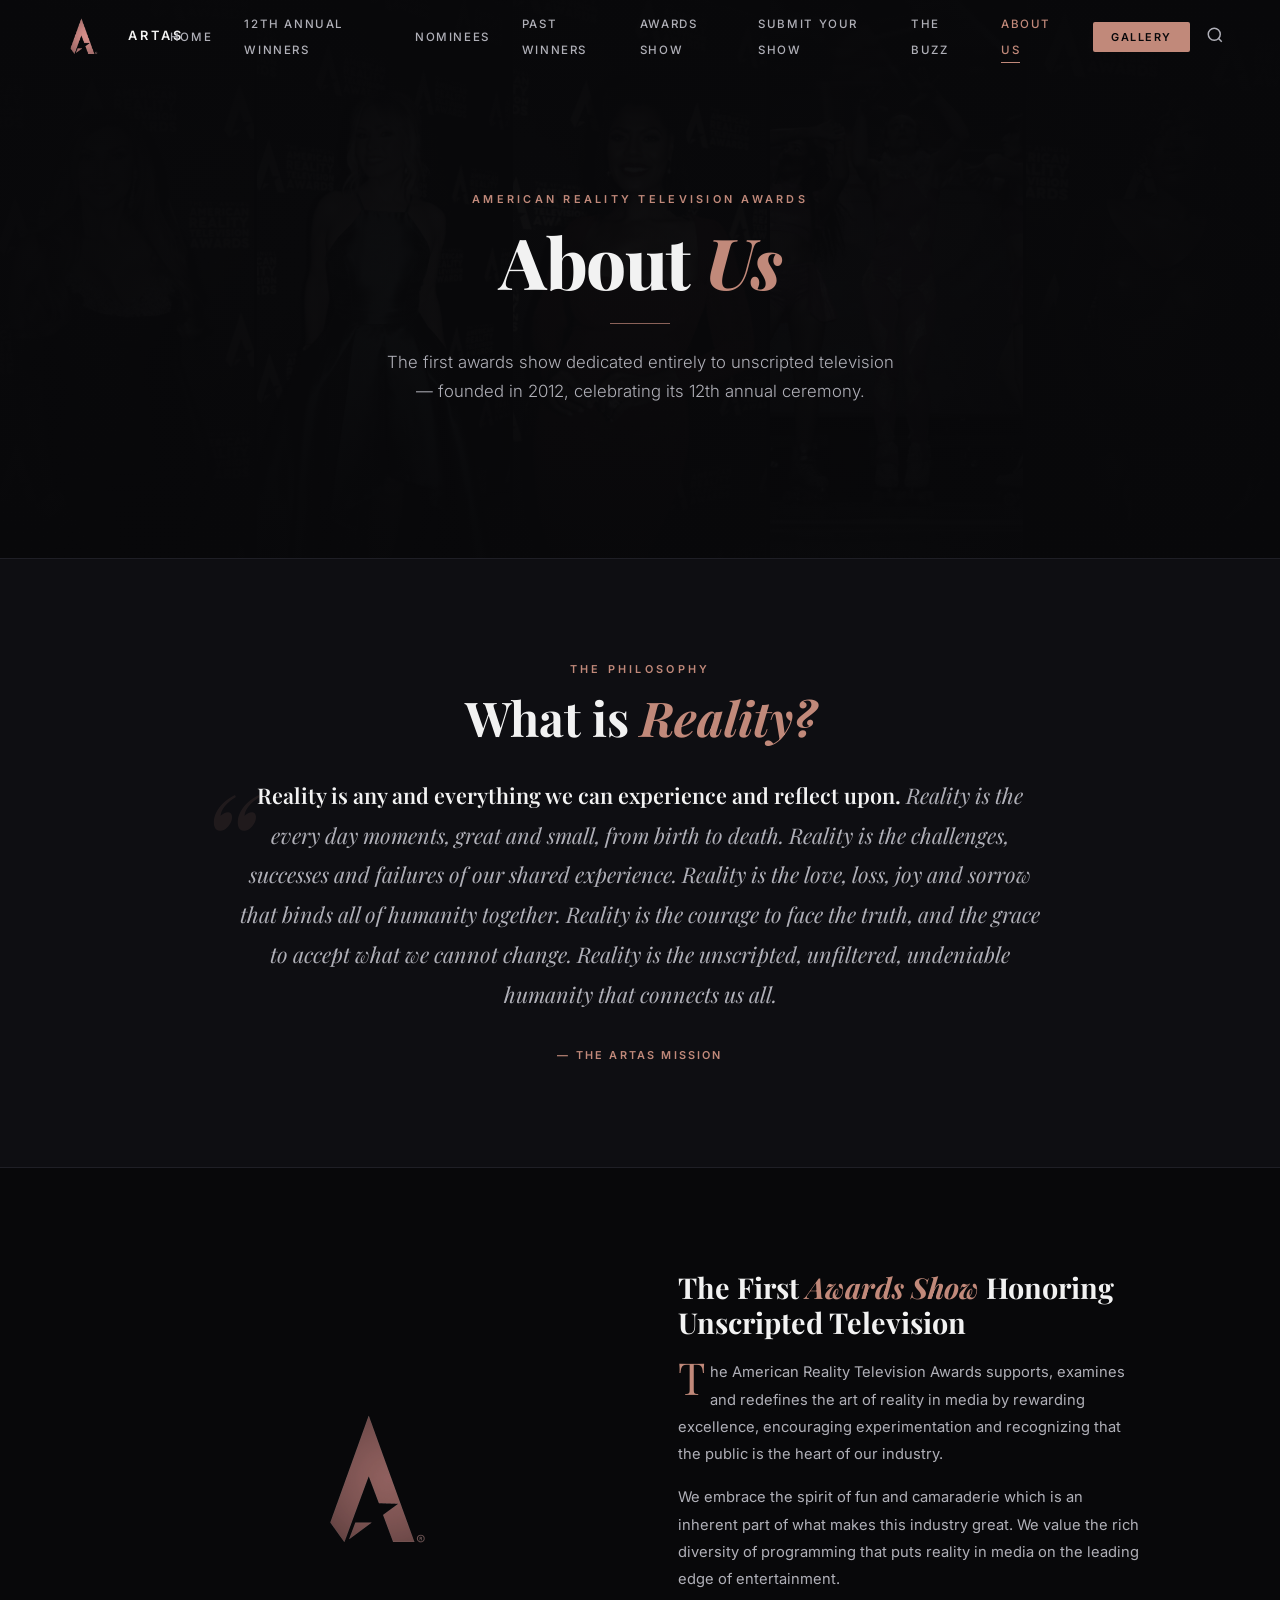
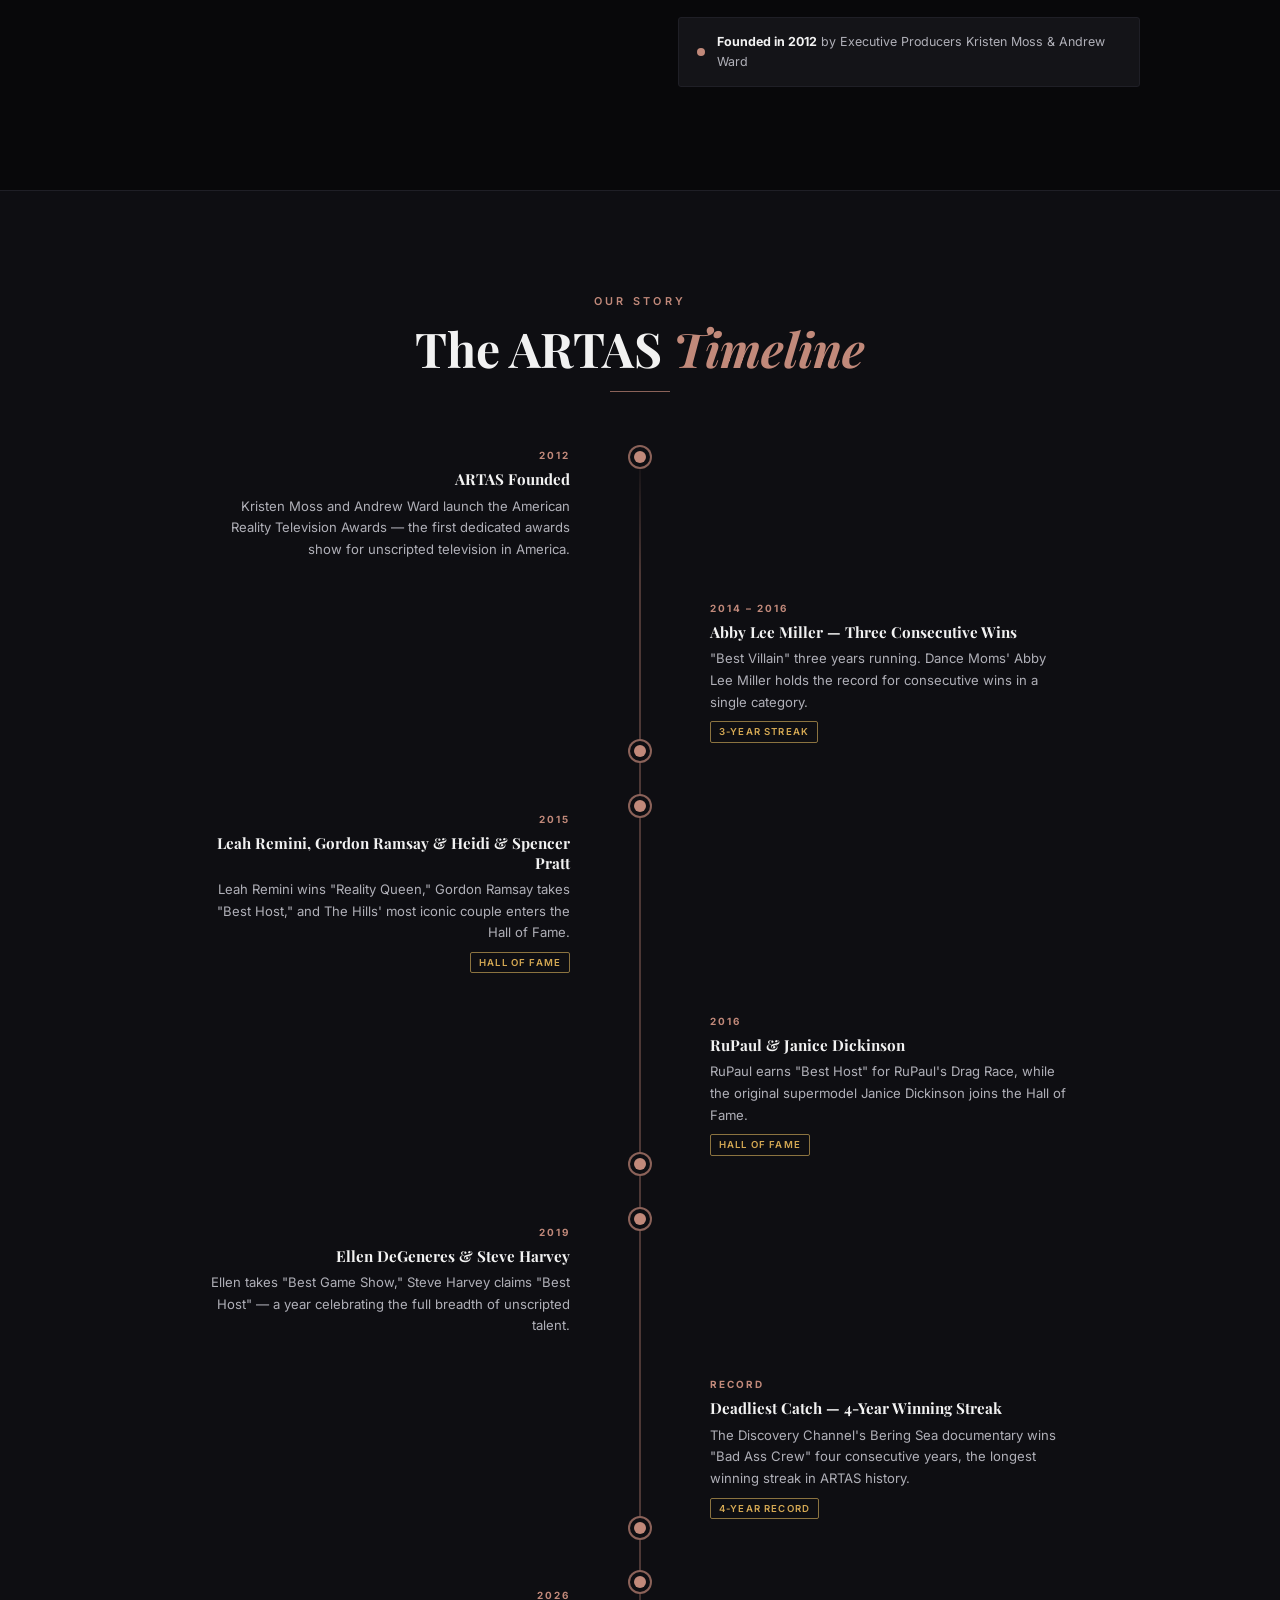
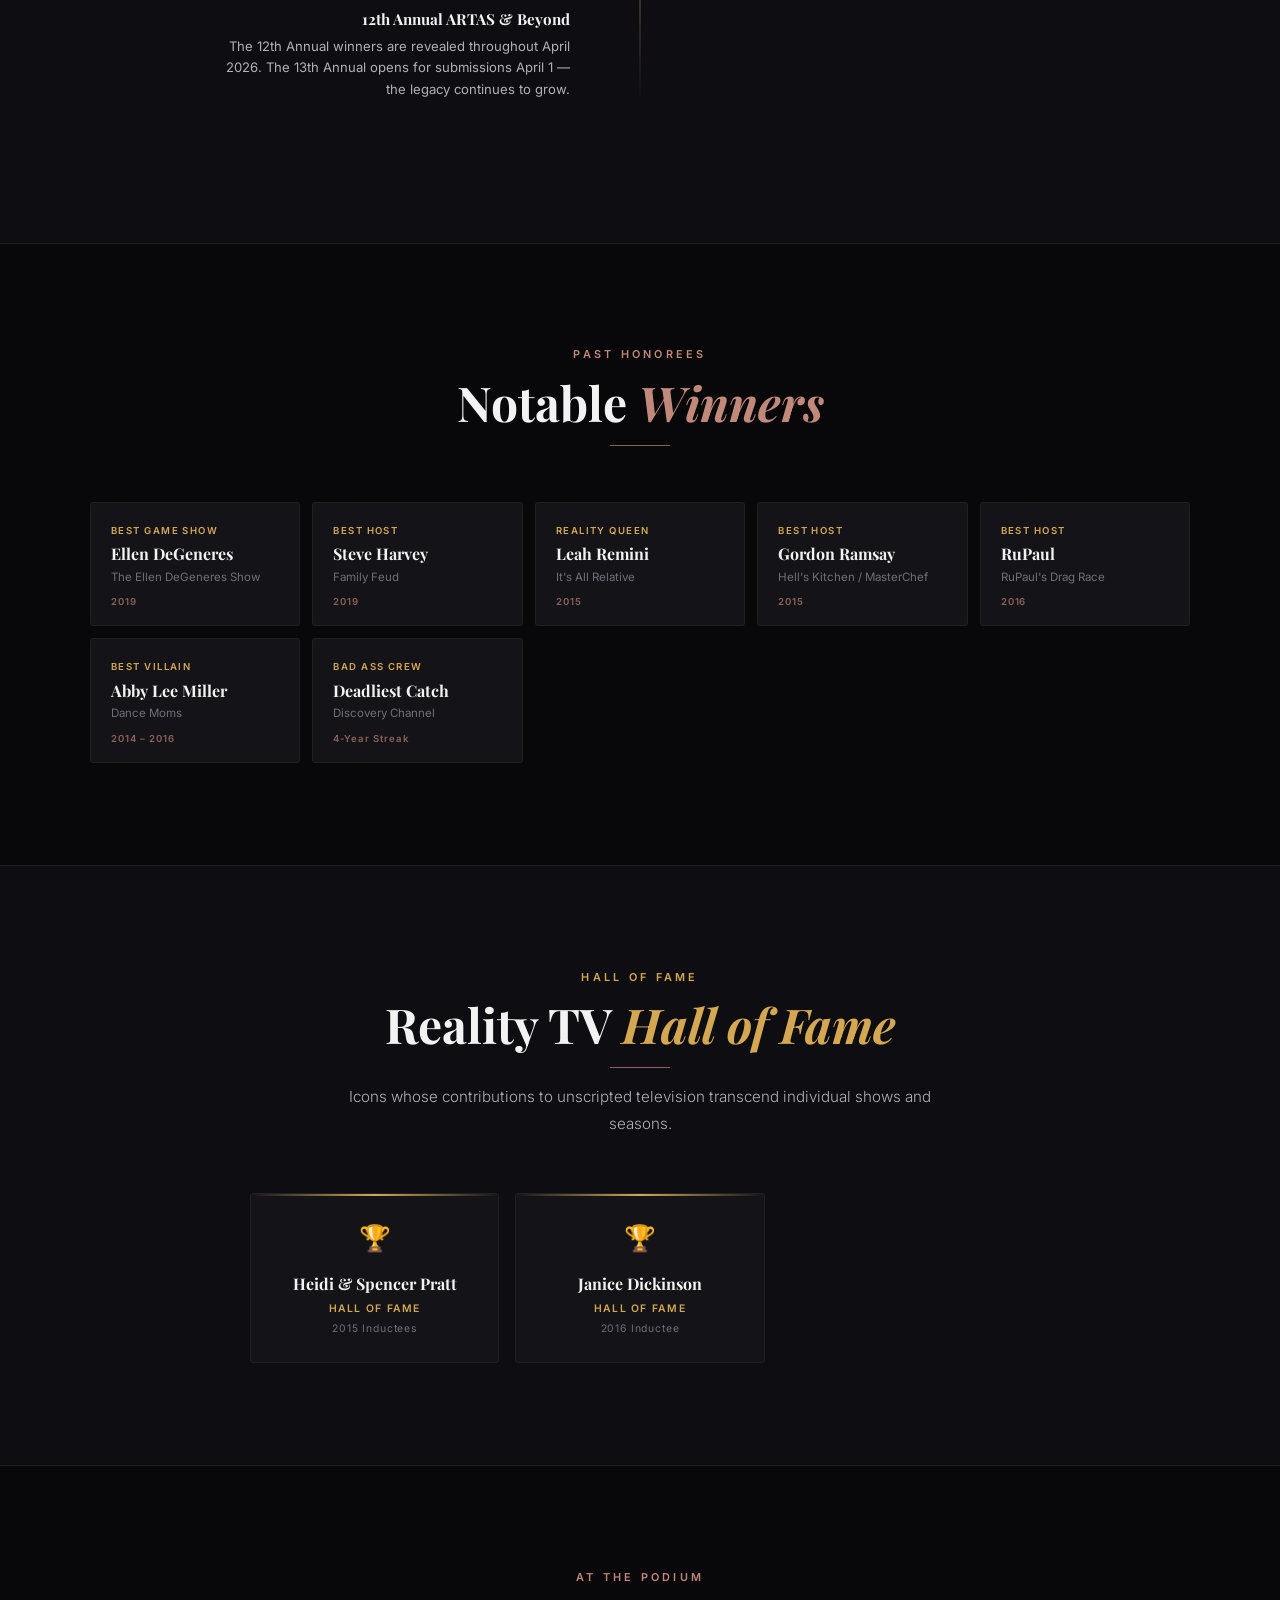
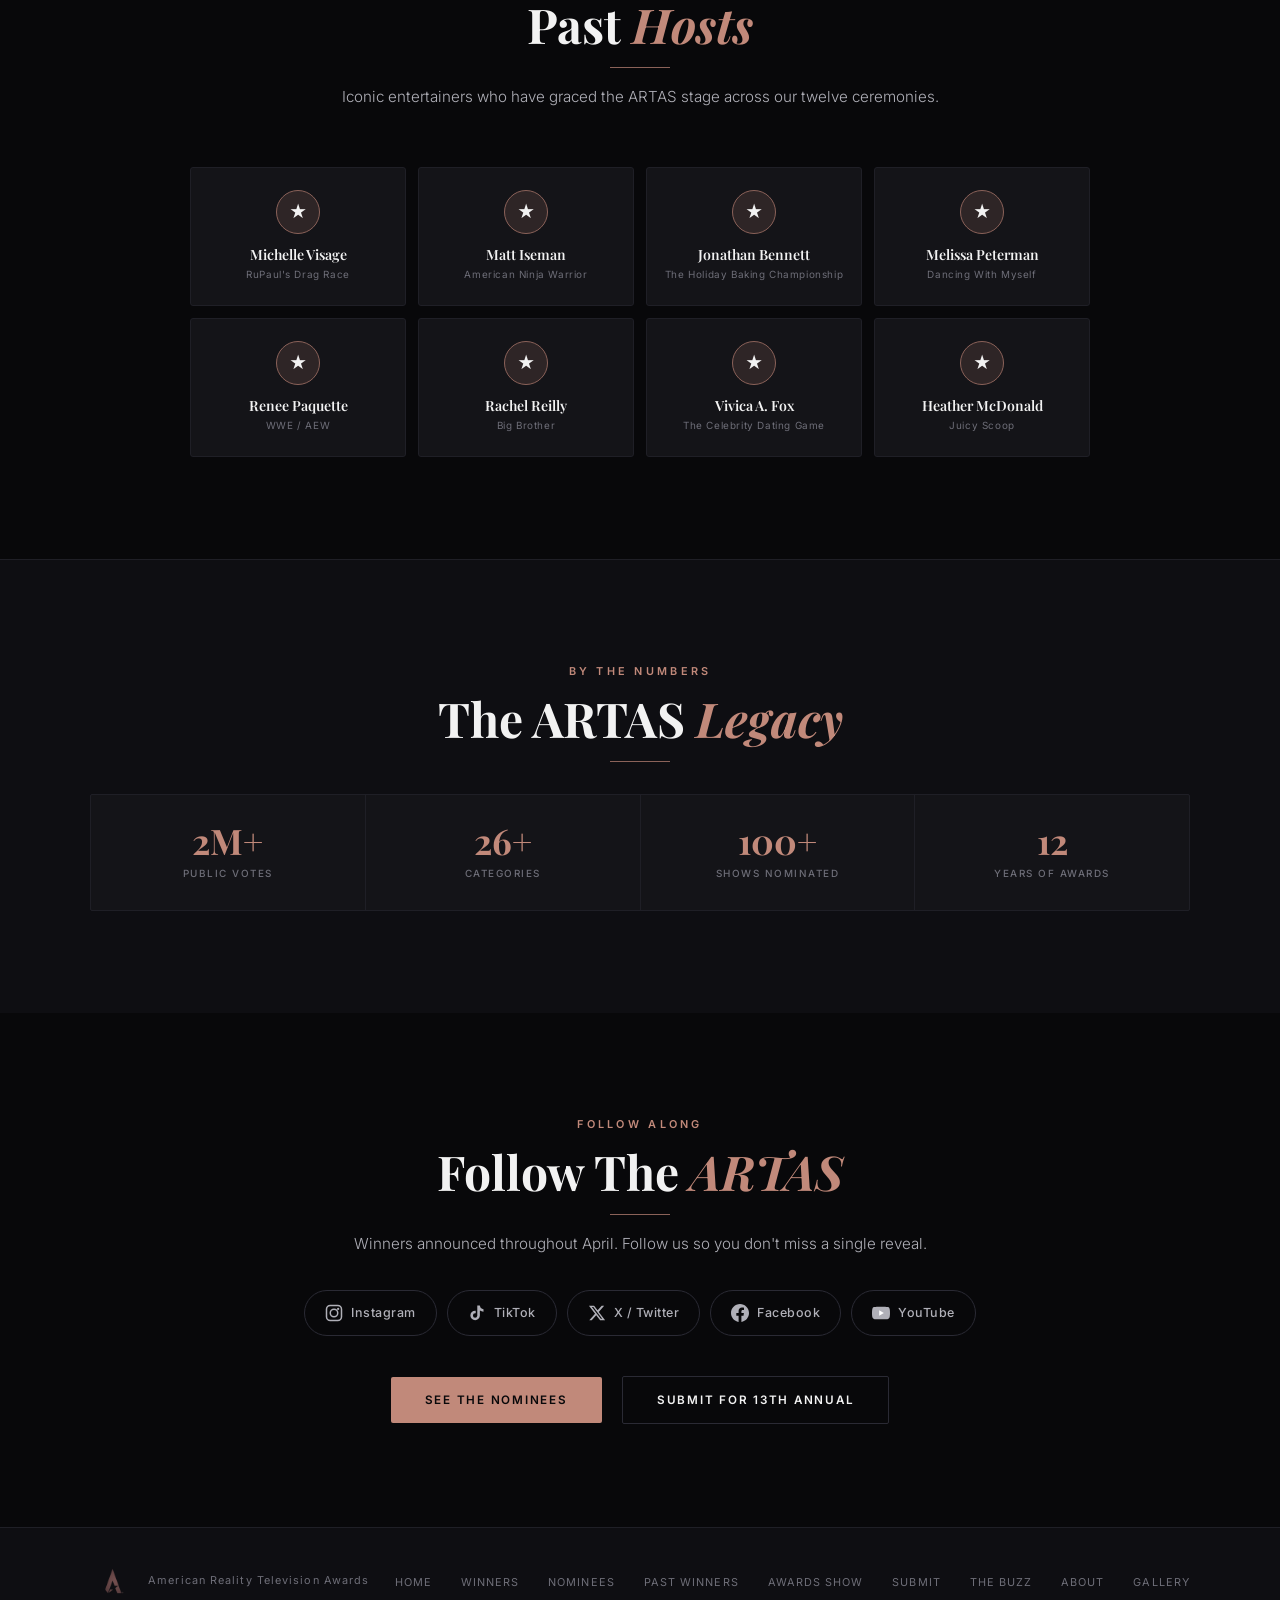
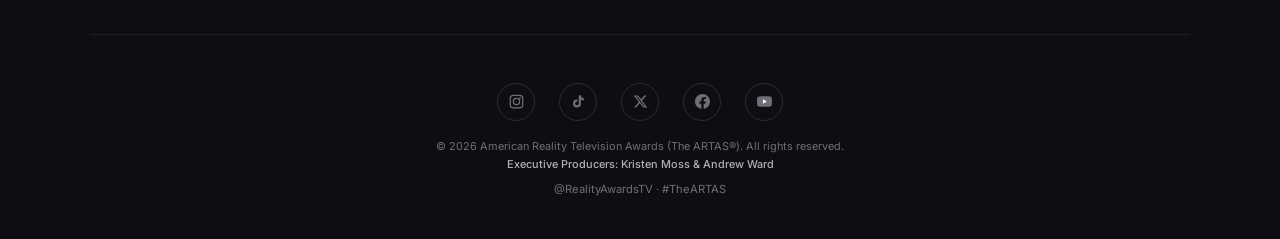
<file: about.html>
<!DOCTYPE html>
<html lang="en">
<head>
<meta charset="UTF-8">
<meta name="viewport" content="width=device-width, initial-scale=1.0">
<title>About Us | The ARTAS — American Reality Television Awards</title>
<meta name="description" content="Learn about The American Reality Television Awards — the first awards show dedicated to unscripted television, founded in 2012 by Kristen Moss and Andrew Ward.">
<meta property="og:title" content="About Us — American Reality Television Awards">
<meta property="og:description" content="The ARTAS supports, examines and redefines the art of reality in media by rewarding excellence since 2012.">
<meta property="og:type" content="website">
<link rel="preconnect" href="https://fonts.googleapis.com">
<link rel="preconnect" href="https://fonts.gstatic.com" crossorigin>
<link href="https://fonts.googleapis.com/css2?family=Playfair+Display:ital,wght@0,400;0,600;0,700;0,800;1,400;1,700&family=Inter:wght@300;400;500;600;700&display=swap" rel="stylesheet">
<style>
:root {
  --bg-primary: #08080A;
  --bg-surface: #0E0E12;
  --bg-card: #141418;
  --bg-card-hover: #1A1A20;
  --rose: #C1897A;
  --rose-light: #D4A498;
  --rose-pale: #E0BEB6;
  --rose-dim: #8B6259;
  --rose-glow: rgba(193, 137, 122, 0.15);
  --gold: #D4A853;
  --gold-light: #E8C97A;
  --gold-dim: #8B7340;
  --text-primary: #F2F2F2;
  --text-secondary: #B0B0B8;
  --text-muted: #6E6E78;
  --border: #1F1F26;
  --border-light: #2A2A34;
  --font-display: 'Playfair Display', Georgia, serif;
  --font-body: 'Inter', -apple-system, sans-serif;
  --transition-fast: 180ms cubic-bezier(0.16, 1, 0.3, 1);
  --transition-smooth: 400ms cubic-bezier(0.16, 1, 0.3, 1);
}

*, *::before, *::after { box-sizing: border-box; margin: 0; padding: 0; }
html { -webkit-font-smoothing: antialiased; -moz-osx-font-smoothing: grayscale; scroll-behavior: smooth; scroll-padding-top: 80px; }
body { font-family: var(--font-body); color: var(--text-primary); background: var(--bg-primary); line-height: 1.6; overflow-x: hidden; }
img { display: block; max-width: 100%; height: auto; }
a { color: var(--rose); text-decoration: none; transition: color var(--transition-fast); }
a:hover { color: var(--rose-light); }

/* NAV */
.nav { position: fixed; top: 0; left: 0; right: 0; z-index: 100; padding: 0 clamp(1.5rem, 4vw, 3rem); height: 72px; display: flex; align-items: center; justify-content: space-between; transition: background var(--transition-smooth), box-shadow var(--transition-smooth); }
.nav.scrolled { background: rgba(8,8,10,0.95); backdrop-filter: blur(20px); -webkit-backdrop-filter: blur(20px); box-shadow: 0 1px 0 rgba(193,137,122,0.12); }
.nav-logo { display: flex; align-items: center; gap: 12px; }
.nav-logo img { height: 38px; width: auto; }
.nav-logo span { font-family: var(--font-body); font-weight: 600; font-size: 0.8rem; letter-spacing: 0.25em; text-transform: uppercase; color: var(--text-primary); }
.nav-links { display: flex; align-items: center; gap: clamp(1.2rem, 2.5vw, 2.2rem); list-style: none; }
.nav-links a { font-size: 0.72rem; font-weight: 500; letter-spacing: 0.14em; text-transform: uppercase; color: var(--text-secondary); padding: 4px 0; position: relative; transition: color var(--transition-fast); }
.nav-links a::after { content: ''; position: absolute; bottom: -2px; left: 0; width: 0; height: 1px; background: var(--rose); transition: width var(--transition-smooth); }
.nav-links a:hover { color: var(--rose); }
.nav-links a:hover::after { width: 100%; }
.nav-links a.active { color: var(--rose); }
.nav-links a.active::after { width: 100%; }
.nav-cta { font-size: 0.68rem !important; font-weight: 600 !important; color: var(--bg-primary) !important; background: var(--rose); padding: 8px 18px !important; border-radius: 2px; transition: background var(--transition-fast), transform var(--transition-fast) !important; }
.nav-cta:hover { background: var(--rose-light) !important; color: var(--bg-primary) !important; transform: translateY(-1px); }
.nav-cta::after { display: none !important; }
.nav-mobile-toggle { display: none; background: none; border: none; cursor: pointer; padding: 8px; }
.nav-mobile-toggle span { display: block; width: 24px; height: 2px; background: var(--text-primary); margin: 5px 0; transition: all 0.3s; }
.nav-search-toggle { background: none; border: none; cursor: pointer; padding: 8px; color: var(--text-secondary); transition: color 0.2s; margin-left: 0.5rem; }
.nav-search-toggle:hover { color: var(--rose); }

/* PAGE HERO */
.page-hero { position: relative; min-height: 62vh; display: flex; flex-direction: column; align-items: center; justify-content: center; text-align: center; padding: 130px 1.5rem 90px; overflow: hidden; }
.page-hero-bg { position: absolute; inset: 0; z-index: 0; }
.page-hero-bg-img { position: absolute; inset: 0; display: grid; grid-template-columns: repeat(5, 1fr); gap: 3px; opacity: 0.12; filter: saturate(0.2) brightness(0.7); }
.page-hero-bg-img img { width: 100%; height: 100%; object-fit: cover; }
.page-hero-bg::after { content: ''; position: absolute; inset: 0; background: radial-gradient(ellipse at center, rgba(8,8,10,0.4) 0%, rgba(8,8,10,0.88) 65%, rgba(8,8,10,1) 100%); z-index: 1; }
.page-hero-particles { position: absolute; inset: 0; z-index: 2; overflow: hidden; pointer-events: none; }
.sparkle { position: absolute; width: 3px; height: 3px; background: var(--rose); border-radius: 50%; animation: sparkle-float linear infinite; opacity: 0; }
@keyframes sparkle-float { 0% { opacity: 0; transform: translateY(100vh) scale(0); } 10% { opacity: 0.8; } 90% { opacity: 0.8; } 100% { opacity: 0; transform: translateY(-10vh) scale(1); } }
.page-hero-content { position: relative; z-index: 3; max-width: 800px; }
.page-hero-label { font-size: 0.68rem; font-weight: 600; letter-spacing: 0.3em; text-transform: uppercase; color: var(--rose); margin-bottom: 1rem; display: block; }
.page-hero-title { font-family: var(--font-display); font-size: clamp(2.5rem, 2rem + 3vw, 4.5rem); font-weight: 800; line-height: 1.05; letter-spacing: -0.02em; margin-bottom: 1.25rem; }
.page-hero-title em { font-style: italic; color: var(--rose); }
.hero-divider { width: 60px; height: 1px; background: var(--rose-dim); margin: 1.5rem auto; }
.page-hero-subtitle { font-size: clamp(0.9rem, 0.8rem + 0.5vw, 1.05rem); color: var(--text-secondary); font-weight: 300; max-width: 520px; margin: 0 auto; line-height: 1.75; }

/* SECTIONS */
.section { padding: clamp(4rem, 8vw, 7rem) clamp(1.5rem, 4vw, 3rem); }
.section-inner { max-width: 1100px; margin: 0 auto; }
.section-header { text-align: center; margin-bottom: clamp(2.5rem, 5vw, 3.5rem); }
.section-label { font-size: 0.68rem; font-weight: 600; letter-spacing: 0.3em; text-transform: uppercase; color: var(--rose); margin-bottom: 0.75rem; display: block; }
.section-label.gold { color: var(--gold); }
.section-title { font-family: var(--font-display); font-size: clamp(1.8rem, 1rem + 3vw, 3rem); font-weight: 700; line-height: 1.1; }
.section-title em { font-style: italic; color: var(--rose); }
.section-title em.gold { color: var(--gold); }
.section-divider { width: 60px; height: 1px; background: var(--rose-dim); margin: 1rem auto 0; }
.section-subtitle { font-size: 0.95rem; color: var(--text-secondary); font-weight: 300; max-width: 620px; margin: 1rem auto 0; line-height: 1.75; }

/* WHAT IS REALITY */
.reality { background: var(--bg-surface); border-top: 1px solid var(--border); border-bottom: 1px solid var(--border); }
.reality-inner { max-width: 840px; margin: 0 auto; text-align: center; }
.reality-quote { font-family: var(--font-display); font-size: clamp(1.05rem, 0.9rem + 0.8vw, 1.35rem); font-style: italic; color: var(--text-secondary); line-height: 1.85; position: relative; padding: 0 1rem; }
.reality-quote strong { color: var(--text-primary); font-style: normal; font-weight: 600; }
.reality-quote::before { content: '\201C'; font-family: var(--font-display); font-size: 9rem; line-height: 0; color: var(--rose); opacity: 0.1; position: absolute; top: 4rem; left: -1.5rem; pointer-events: none; }
.reality-attr { font-size: 0.68rem; font-weight: 600; letter-spacing: 0.2em; text-transform: uppercase; color: var(--rose); margin-top: 2rem; display: block; }

/* MISSION */
.mission { background: var(--bg-primary); }
.mission-inner { max-width: 1000px; margin: 0 auto; }
.mission-grid { display: grid; grid-template-columns: 1fr 1fr; gap: clamp(3rem, 6vw, 6rem); align-items: center; }
.mission-logo { text-align: center; }
.mission-logo img { max-width: 240px; margin: 0 auto; opacity: 0.65; }
.mission-text h3 { font-family: var(--font-display); font-size: clamp(1.3rem, 1rem + 1.2vw, 1.8rem); font-weight: 700; line-height: 1.2; margin-bottom: 1.25rem; }
.mission-text h3 em { font-style: italic; color: var(--rose); }
.mission-text p { font-size: 0.92rem; color: var(--text-secondary); line-height: 1.85; margin-bottom: 1rem; }
.mission-text p:first-of-type::first-letter { font-family: var(--font-display); font-size: 3em; float: left; line-height: 0.8; margin-right: 0.1em; color: var(--rose); }
.mission-founders { margin-top: 1.5rem; display: flex; align-items: center; gap: 12px; padding: 14px 18px; background: var(--bg-card); border: 1px solid var(--border); border-radius: 3px; }
.mission-founders-dot { width: 8px; height: 8px; border-radius: 50%; background: var(--rose); flex-shrink: 0; }
.mission-founders-text { font-size: 0.78rem; color: var(--text-secondary); }
.mission-founders-text strong { color: var(--text-primary); }

/* HISTORY TIMELINE */
.history { background: var(--bg-surface); border-top: 1px solid var(--border); border-bottom: 1px solid var(--border); }
.timeline { max-width: 860px; margin: 0 auto; position: relative; }
.timeline::before { content: ''; position: absolute; left: 50%; top: 0; bottom: 0; width: 1px; background: linear-gradient(to bottom, transparent, var(--rose-dim) 10%, var(--rose-dim) 90%, transparent); transform: translateX(-50%); }
.timeline-item { display: grid; grid-template-columns: 1fr 60px 1fr; gap: 0; margin-bottom: 2.5rem; align-items: start; }
.timeline-item:nth-child(odd) .timeline-content { grid-column: 1; text-align: right; padding-right: 2.5rem; }
.timeline-item:nth-child(odd) .timeline-dot { grid-column: 2; }
.timeline-item:nth-child(odd) .timeline-empty { grid-column: 3; }
.timeline-item:nth-child(even) .timeline-empty { grid-column: 1; }
.timeline-item:nth-child(even) .timeline-dot { grid-column: 2; }
.timeline-item:nth-child(even) .timeline-content { grid-column: 3; text-align: left; padding-left: 2.5rem; }
.timeline-dot { display: flex; align-items: flex-start; justify-content: center; padding-top: 0.15rem; }
.timeline-dot-inner { width: 12px; height: 12px; border-radius: 50%; background: var(--rose); box-shadow: 0 0 0 4px var(--bg-surface), 0 0 0 6px var(--rose-dim); flex-shrink: 0; }
.timeline-year { font-size: 0.62rem; font-weight: 700; letter-spacing: 0.2em; text-transform: uppercase; color: var(--rose); margin-bottom: 0.4rem; display: block; }
.timeline-content h4 { font-family: var(--font-display); font-size: 0.95rem; font-weight: 700; color: var(--text-primary); margin-bottom: 0.35rem; line-height: 1.3; }
.timeline-content p { font-size: 0.82rem; color: var(--text-secondary); line-height: 1.65; }
.timeline-badge { display: inline-block; font-size: 0.6rem; font-weight: 600; letter-spacing: 0.12em; text-transform: uppercase; color: var(--gold); border: 1px solid var(--gold-dim); border-radius: 2px; padding: 2px 8px; margin-top: 0.5rem; }

/* NOTABLE WINNERS */
.notable { background: var(--bg-primary); }
.notable-grid { display: grid; grid-template-columns: repeat(auto-fill, minmax(200px, 1fr)); gap: 12px; }
.notable-card { background: var(--bg-card); border: 1px solid var(--border); border-radius: 3px; padding: 1.25rem 1.25rem 1rem; transition: all var(--transition-smooth); position: relative; overflow: hidden; }
.notable-card::before { content: ''; position: absolute; top: 0; left: 0; right: 0; height: 2px; background: linear-gradient(90deg, transparent, var(--rose-dim), transparent); opacity: 0; transition: opacity var(--transition-smooth); }
.notable-card:hover { border-color: var(--rose-dim); background: var(--bg-card-hover); transform: translateY(-3px); }
.notable-card:hover::before { opacity: 1; }
.notable-award { font-size: 0.6rem; font-weight: 600; letter-spacing: 0.15em; text-transform: uppercase; color: var(--gold); margin-bottom: 0.4rem; display: block; }
.notable-name { font-family: var(--font-display); font-size: 1rem; font-weight: 700; color: var(--text-primary); margin-bottom: 0.25rem; line-height: 1.2; }
.notable-show { font-size: 0.72rem; color: var(--text-muted); }
.notable-year { font-size: 0.6rem; font-weight: 600; letter-spacing: 0.1em; color: var(--rose-dim); margin-top: 0.5rem; display: block; }

/* HALL OF FAME */
.hof { background: var(--bg-surface); border-top: 1px solid var(--border); border-bottom: 1px solid var(--border); }
.hof-grid { display: grid; grid-template-columns: repeat(3, 1fr); gap: 16px; max-width: 780px; margin: 0 auto; }
.hof-card { background: var(--bg-card); border: 1px solid var(--border); border-radius: 3px; padding: 1.5rem; text-align: center; position: relative; overflow: hidden; transition: all var(--transition-smooth); }
.hof-card::before { content: ''; position: absolute; top: 0; left: 0; right: 0; height: 2px; background: linear-gradient(90deg, transparent, var(--gold), transparent); }
.hof-card:hover { border-color: var(--gold-dim); background: var(--bg-card-hover); transform: translateY(-3px); }
.hof-icon { font-size: 1.6rem; margin-bottom: 0.75rem; display: block; }
.hof-name { font-family: var(--font-display); font-size: 1rem; font-weight: 700; color: var(--text-primary); margin-bottom: 0.25rem; }
.hof-title { font-size: 0.65rem; font-weight: 600; letter-spacing: 0.12em; text-transform: uppercase; color: var(--gold); margin-bottom: 0.25rem; display: block; }
.hof-year { font-size: 0.65rem; color: var(--text-muted); letter-spacing: 0.08em; }

/* PAST HOSTS */
.hosts { background: var(--bg-primary); }
.hosts-grid { display: grid; grid-template-columns: repeat(4, 1fr); gap: 12px; max-width: 900px; margin: 0 auto; }
.host-card { background: var(--bg-card); border: 1px solid var(--border); border-radius: 3px; padding: 1.4rem 1rem; text-align: center; transition: all var(--transition-smooth); cursor: default; }
.host-card:hover { border-color: var(--rose-dim); background: var(--bg-card-hover); transform: translateY(-3px); }
.host-card-icon { width: 44px; height: 44px; border-radius: 50%; background: var(--rose-glow); border: 1px solid var(--rose-dim); display: flex; align-items: center; justify-content: center; margin: 0 auto 0.75rem; font-size: 1.1rem; }
.host-name { font-family: var(--font-display); font-size: 0.88rem; font-weight: 600; color: var(--text-primary); line-height: 1.25; }
.host-role { font-size: 0.62rem; color: var(--text-muted); letter-spacing: 0.06em; margin-top: 3px; }

/* STATS */
.stats-section { background: var(--bg-surface); border-top: 1px solid var(--border); }
.stats-row { max-width: 1100px; margin: 0 auto; display: grid; grid-template-columns: repeat(4, 1fr); gap: 1px; background: var(--border); border: 1px solid var(--border); border-radius: 2px; overflow: hidden; }
.stat-item { background: var(--bg-card); padding: 1.75rem 1.5rem; text-align: center; }
.stat-value { font-family: var(--font-display); font-size: clamp(1.5rem, 1rem + 1.5vw, 2.4rem); font-weight: 700; color: var(--rose); line-height: 1; }
.stat-label { font-size: 0.62rem; font-weight: 500; letter-spacing: 0.15em; text-transform: uppercase; color: var(--text-muted); margin-top: 0.5rem; }

/* SOCIAL FOLLOW */
.social-follow { background: var(--bg-primary); text-align: center; }
.social-follow-inner { max-width: 700px; margin: 0 auto; }
.social-pills { display: flex; flex-wrap: wrap; justify-content: center; gap: 10px; margin-top: 2rem; }
.social-pill { display: inline-flex; align-items: center; gap: 8px; padding: 12px 20px; border: 1px solid var(--border-light); border-radius: 50px; color: var(--text-secondary); font-family: var(--font-body); font-size: 0.78rem; font-weight: 500; letter-spacing: 0.04em; transition: all var(--transition-fast); text-decoration: none; }
.social-pill:hover { border-color: var(--rose); color: var(--rose); background: var(--rose-glow); transform: translateY(-2px); }
.social-pill svg { flex-shrink: 0; }

/* BTNS */
.btn { display: inline-flex; align-items: center; justify-content: center; font-family: var(--font-body); font-size: 0.73rem; font-weight: 600; letter-spacing: 0.15em; text-transform: uppercase; padding: 14px 34px; border: none; border-radius: 2px; cursor: pointer; transition: all var(--transition-fast); text-decoration: none; }
.btn-rose { background: var(--rose); color: var(--bg-primary); }
.btn-rose:hover { background: var(--rose-light); color: var(--bg-primary); transform: translateY(-2px); box-shadow: 0 8px 30px rgba(193,137,122,0.25); }
.btn-outline { background: transparent; color: var(--text-primary); border: 1px solid var(--border-light); }
.btn-outline:hover { border-color: var(--rose); color: var(--rose); transform: translateY(-2px); }

/* SOCIAL LINKS */
.social-links { display: flex; justify-content: center; gap: 1.5rem; margin-top: 1.5rem; }
.social-links a { display: flex; align-items: center; justify-content: center; width: 38px; height: 38px; border: 1px solid var(--border-light); border-radius: 50%; color: var(--text-muted); transition: all var(--transition-fast); }
.social-links a:hover { border-color: var(--rose); color: var(--rose); transform: translateY(-2px); }
.social-links svg { width: 15px; height: 15px; }

/* REVEAL */
.reveal { opacity: 0; transform: translateY(30px); transition: opacity 0.8s cubic-bezier(0.16, 1, 0.3, 1), transform 0.8s cubic-bezier(0.16, 1, 0.3, 1); }
.reveal.visible { opacity: 1; transform: translateY(0); }
.reveal-delay-1 { transition-delay: 0.12s; }
.reveal-delay-2 { transition-delay: 0.24s; }
.reveal-delay-3 { transition-delay: 0.36s; }

/* FOOTER */
.footer { padding: 2.5rem clamp(1.5rem, 4vw, 3rem); border-top: 1px solid var(--border); background: var(--bg-surface); }
.footer-inner { max-width: 1100px; margin: 0 auto; display: flex; justify-content: space-between; align-items: center; flex-wrap: wrap; gap: 1.5rem; }
.footer-brand { display: flex; align-items: center; gap: 12px; }
.footer-brand img { height: 26px; opacity: 0.5; }
.footer-brand span { font-size: 0.68rem; color: var(--text-muted); letter-spacing: 0.1em; }
.footer-links { display: flex; gap: 1.8rem; list-style: none; }
.footer-links a { font-size: 0.68rem; color: var(--text-muted); letter-spacing: 0.1em; text-transform: uppercase; transition: color var(--transition-fast); }
.footer-links a:hover { color: var(--rose); }
.footer-copy { width: 100%; text-align: center; padding-top: 1.5rem; border-top: 1px solid var(--border); margin-top: 1rem; font-size: 0.68rem; color: var(--text-muted); line-height: 1.7; }
.footer-copy .producers { color: var(--text-secondary); font-weight: 500; }

/* MOBILE OVERLAY */
.mobile-overlay { position: fixed; inset: 0; z-index: 99; background: rgba(8,8,10,0.98); display: flex; flex-direction: column; align-items: center; justify-content: center; gap: 2rem; opacity: 0; pointer-events: none; transition: opacity 0.4s ease; }
.mobile-overlay.open { opacity: 1; pointer-events: all; }
.mobile-overlay a { font-family: var(--font-display); font-size: 1.4rem; color: var(--text-primary); }
.mobile-overlay a:hover { color: var(--rose); }
.mobile-close { position: absolute; top: 24px; right: 24px; background: none; border: none; color: var(--text-primary); font-size: 1.5rem; cursor: pointer; }

/* RESPONSIVE */
@media (max-width: 768px) {
  .nav-links { display: none; }
  .nav-mobile-toggle { display: block; }
  .page-hero-bg-img { grid-template-columns: repeat(3, 1fr); }
  .mission-grid { grid-template-columns: 1fr; text-align: center; }
  .mission-text p { margin-left: auto; margin-right: auto; }
  .mission-text p:first-of-type::first-letter { float: none; font-size: 1em; margin: 0; }
  .mission-founders { justify-content: center; }
  .timeline::before { left: 20px; }
  .timeline-item { grid-template-columns: 40px 1fr; }
  .timeline-item:nth-child(odd) .timeline-content,
  .timeline-item:nth-child(even) .timeline-content { grid-column: 2; text-align: left; padding-left: 1.5rem; padding-right: 0; }
  .timeline-item:nth-child(odd) .timeline-dot { grid-column: 1; }
  .timeline-item:nth-child(even) .timeline-dot { grid-column: 1; }
  .timeline-item:nth-child(odd) .timeline-empty,
  .timeline-item:nth-child(even) .timeline-empty { display: none; }
  .hosts-grid { grid-template-columns: repeat(2, 1fr); }
  .hof-grid { grid-template-columns: 1fr; }
  .stats-row { grid-template-columns: repeat(2, 1fr); }
  .footer-inner { flex-direction: column; text-align: center; }
  .footer-links { flex-wrap: wrap; justify-content: center; }
}
</style>
</head>
<body>

<!-- NAV -->
<nav class="nav" id="nav">
  <a href="index.html" class="nav-logo">
    <img src="images/12th-logo-A-transparent.png" alt="ARTAS">
    <span>ARTAS</span>
  </a>
  <ul class="nav-links">
    <li><a href="index.html">Home</a></li>
    <li><a href="winners.html">12th Annual Winners</a></li>
    <li><a href="nominees.html">Nominees</a></li>
    <li><a href="past-winners.html">Past Winners</a></li>
    <li><a href="awards-show.html">Awards Show</a></li>
    <li><a href="submit.html">Submit Your Show</a></li>
    <li><a href="the-buzz.html">The Buzz</a></li>
    <li><a href="about.html" class="active">About Us</a></li>
    <li><a href="gallery.html" class="nav-cta">Gallery</a></li>
  </ul>
  <button class="nav-search-toggle" id="searchToggle" aria-label="Search"><svg viewBox="0 0 24 24" width="18" height="18" fill="none" stroke="currentColor" stroke-width="2"><circle cx="11" cy="11" r="8"/><path d="m21 21-4.3-4.3"/></svg></button>
  <button class="nav-mobile-toggle" id="mobileToggle" aria-label="Open menu"><span></span><span></span><span></span></button>
</nav>

<div class="mobile-overlay" id="mobileMenu">
<button class="mobile-close" id="mobileClose" aria-label="Close menu">&times;</button>
  <a href="index.html">Home</a>
  <a href="winners.html">12th Annual Winners</a>
  <a href="nominees.html">Nominees</a>
  <a href="past-winners.html">Past Winners</a>
  <a href="awards-show.html">Awards Show</a>
  <a href="submit.html">Submit Your Show</a>
  <a href="the-buzz.html">The Buzz</a>
  <a href="about.html">About Us</a>
  <a href="gallery.html">Gallery</a>
</div>

<!-- PAGE HERO -->
<section class="page-hero">
  <div class="page-hero-bg">
    <div class="page-hero-bg-img">
      <img src="images/gallery/heather-mcdonald.png" alt="">
      <img src="images/gallery/tamra-judge.png" alt="">
      <img src="images/gallery/omarosa.png" alt="">
      <img src="images/gallery/performance.png" alt="">
      <img src="images/gallery/chelsea-lazkani.png" alt="">
    </div>
  </div>
  <div class="page-hero-particles" id="particles"></div>
  <div class="page-hero-content">
    <span class="page-hero-label">American Reality Television Awards</span>
    <h1 class="page-hero-title">About <em>Us</em></h1>
    <div class="hero-divider"></div>
    <p class="page-hero-subtitle">The first awards show dedicated entirely to unscripted television — founded in 2012, celebrating its 12th annual ceremony.</p>
  </div>
</section>

<!-- WHAT IS REALITY -->
<section class="section reality">
  <div class="reality-inner reveal">
    <span class="section-label">The Philosophy</span>
    <h2 style="font-family: var(--font-display); font-size: clamp(1.8rem, 1rem + 3vw, 3rem); font-weight: 700; margin-bottom: 2rem; line-height: 1.1;">What is <em style="font-style: italic; color: var(--rose);">Reality?</em></h2>
    <blockquote class="reality-quote">
      <strong>Reality is any and everything we can experience and reflect upon.</strong> Reality is the every day moments, great and small, from birth to death. Reality is the challenges, successes and failures of our shared experience. Reality is the love, loss, joy and sorrow that binds all of humanity together. Reality is the courage to face the truth, and the grace to accept what we cannot change. Reality is the unscripted, unfiltered, undeniable humanity that connects us all.
    </blockquote>
    <span class="reality-attr">— The ARTAS Mission</span>
  </div>
</section>

<!-- MISSION -->
<section class="section mission">
  <div class="mission-inner">
    <div class="mission-grid reveal">
      <div class="mission-logo">
        <img src="images/12th-logo-A-transparent.png" alt="ARTAS">
      </div>
      <div class="mission-text">
        <h3>The First <em>Awards Show</em> Honoring Unscripted Television</h3>
        <p>The American Reality Television Awards supports, examines and redefines the art of reality in media by rewarding excellence, encouraging experimentation and recognizing that the public is the heart of our industry.</p>
        <p>We embrace the spirit of fun and camaraderie which is an inherent part of what makes this industry great. We value the rich diversity of programming that puts reality in media on the leading edge of entertainment.</p>
        <div class="mission-founders">
          <div class="mission-founders-dot"></div>
          <span class="mission-founders-text"><strong>Founded in 2012</strong> by Executive Producers Kristen Moss &amp; Andrew Ward</span>
        </div>
      </div>
    </div>
  </div>
</section>

<!-- HISTORY TIMELINE -->
<section class="section history">
  <div class="section-inner">
    <div class="section-header reveal">
      <span class="section-label">Our Story</span>
      <h2 class="section-title">The ARTAS <em>Timeline</em></h2>
      <div class="section-divider"></div>
    </div>

    <div class="timeline">

      <div class="timeline-item reveal">
        <div class="timeline-content">
          <span class="timeline-year">2012</span>
          <h4>ARTAS Founded</h4>
          <p>Kristen Moss and Andrew Ward launch the American Reality Television Awards — the first dedicated awards show for unscripted television in America.</p>
        </div>
        <div class="timeline-dot"><div class="timeline-dot-inner"></div></div>
        <div class="timeline-empty"></div>
      </div>



      <div class="timeline-item reveal">
        <div class="timeline-content">
          <span class="timeline-year">2014 – 2016</span>
          <h4>Abby Lee Miller — Three Consecutive Wins</h4>
          <p>"Best Villain" three years running. Dance Moms' Abby Lee Miller holds the record for consecutive wins in a single category.</p>
          <span class="timeline-badge">3-Year Streak</span>
        </div>
        <div class="timeline-dot"><div class="timeline-dot-inner"></div></div>
        <div class="timeline-empty"></div>
      </div>

      <div class="timeline-item reveal">
        <div class="timeline-empty"></div>
        <div class="timeline-dot"><div class="timeline-dot-inner"></div></div>
        <div class="timeline-content">
          <span class="timeline-year">2015</span>
          <h4>Leah Remini, Gordon Ramsay &amp; Heidi &amp; Spencer Pratt</h4>
          <p>Leah Remini wins "Reality Queen," Gordon Ramsay takes "Best Host," and The Hills' most iconic couple enters the Hall of Fame.</p>
          <span class="timeline-badge">Hall of Fame</span>
        </div>
      </div>

      <div class="timeline-item reveal">
        <div class="timeline-content">
          <span class="timeline-year">2016</span>
          <h4>RuPaul &amp; Janice Dickinson</h4>
          <p>RuPaul earns "Best Host" for RuPaul's Drag Race, while the original supermodel Janice Dickinson joins the Hall of Fame.</p>
          <span class="timeline-badge">Hall of Fame</span>
        </div>
        <div class="timeline-dot"><div class="timeline-dot-inner"></div></div>
        <div class="timeline-empty"></div>
      </div>

      <div class="timeline-item reveal">
        <div class="timeline-empty"></div>
        <div class="timeline-dot"><div class="timeline-dot-inner"></div></div>
        <div class="timeline-content">
          <span class="timeline-year">2019</span>
          <h4>Ellen DeGeneres &amp; Steve Harvey</h4>
          <p>Ellen takes "Best Game Show," Steve Harvey claims "Best Host" — a year celebrating the full breadth of unscripted talent.</p>
        </div>
      </div>

      <div class="timeline-item reveal">
        <div class="timeline-content">
          <span class="timeline-year">Record</span>
          <h4>Deadliest Catch — 4-Year Winning Streak</h4>
          <p>The Discovery Channel's Bering Sea documentary wins "Bad Ass Crew" four consecutive years, the longest winning streak in ARTAS history.</p>
          <span class="timeline-badge">4-Year Record</span>
        </div>
        <div class="timeline-dot"><div class="timeline-dot-inner"></div></div>
        <div class="timeline-empty"></div>
      </div>

      <div class="timeline-item reveal">
        <div class="timeline-empty"></div>
        <div class="timeline-dot"><div class="timeline-dot-inner"></div></div>
        <div class="timeline-content">
          <span class="timeline-year">2026</span>
          <h4>12th Annual ARTAS &amp; Beyond</h4>
          <p>The 12th Annual winners are revealed throughout April 2026. The 13th Annual opens for submissions April 1 — the legacy continues to grow.</p>
        </div>
      </div>

    </div>
  </div>
</section>

<!-- NOTABLE WINNERS -->
<section class="section notable">
  <div class="section-inner">
    <div class="section-header reveal">
      <span class="section-label">Past Honorees</span>
      <h2 class="section-title">Notable <em>Winners</em></h2>
      <div class="section-divider"></div>
    </div>
    <div class="notable-grid">
      <div class="notable-card reveal">
        <span class="notable-award">Best Game Show</span>
        <div class="notable-name">Ellen DeGeneres</div>
        <div class="notable-show">The Ellen DeGeneres Show</div>
        <span class="notable-year">2019</span>
      </div>
      <div class="notable-card reveal reveal-delay-1">
        <span class="notable-award">Best Host</span>
        <div class="notable-name">Steve Harvey</div>
        <div class="notable-show">Family Feud</div>
        <span class="notable-year">2019</span>
      </div>
      <div class="notable-card reveal reveal-delay-2">
        <span class="notable-award">Reality Queen</span>
        <div class="notable-name">Leah Remini</div>
        <div class="notable-show">It's All Relative</div>
        <span class="notable-year">2015</span>
      </div>
      <div class="notable-card reveal reveal-delay-3">
        <span class="notable-award">Best Host</span>
        <div class="notable-name">Gordon Ramsay</div>
        <div class="notable-show">Hell's Kitchen / MasterChef</div>
        <span class="notable-year">2015</span>
      </div>
      <div class="notable-card reveal">
        <span class="notable-award">Best Host</span>
        <div class="notable-name">RuPaul</div>
        <div class="notable-show">RuPaul's Drag Race</div>
        <span class="notable-year">2016</span>
      </div>
      <div class="notable-card reveal reveal-delay-1">
        <span class="notable-award">Best Villain</span>
        <div class="notable-name">Abby Lee Miller</div>
        <div class="notable-show">Dance Moms</div>
        <span class="notable-year">2014 – 2016</span>
      </div>
      <div class="notable-card reveal reveal-delay-2">
        <span class="notable-award">Bad Ass Crew</span>
        <div class="notable-name">Deadliest Catch</div>
        <div class="notable-show">Discovery Channel</div>
        <span class="notable-year">4-Year Streak</span>
      </div>
    </div>
  </div>
</section>

<!-- HALL OF FAME -->
<section class="section hof">
  <div class="section-inner">
    <div class="section-header reveal">
      <span class="section-label gold">Hall of Fame</span>
      <h2 class="section-title">Reality TV <em class="gold">Hall of Fame</em></h2>
      <div class="section-divider"></div>
      <p class="section-subtitle">Icons whose contributions to unscripted television transcend individual shows and seasons.</p>
    </div>
    <div class="hof-grid">
      <div class="hof-card reveal">
        <span class="hof-icon">&#127942;</span>
        <div class="hof-name">Heidi &amp; Spencer Pratt</div>
        <span class="hof-title">Hall of Fame</span>
        <div class="hof-year">2015 Inductees</div>
      </div>
      <div class="hof-card reveal reveal-delay-2">
        <span class="hof-icon">&#127942;</span>
        <div class="hof-name">Janice Dickinson</div>
        <span class="hof-title">Hall of Fame</span>
        <div class="hof-year">2016 Inductee</div>
      </div>
    </div>
  </div>
</section>

<!-- PAST HOSTS -->
<section class="section hosts">
  <div class="section-inner">
    <div class="section-header reveal">
      <span class="section-label">At the Podium</span>
      <h2 class="section-title">Past <em>Hosts</em></h2>
      <div class="section-divider"></div>
      <p class="section-subtitle">Iconic entertainers who have graced the ARTAS stage across our twelve ceremonies.</p>
    </div>
    <div class="hosts-grid">
      <div class="host-card reveal">
        <div class="host-card-icon">&#9733;</div>
        <div class="host-name">Michelle Visage</div>
        <div class="host-role">RuPaul's Drag Race</div>
      </div>
      <div class="host-card reveal reveal-delay-1">
        <div class="host-card-icon">&#9733;</div>
        <div class="host-name">Matt Iseman</div>
        <div class="host-role">American Ninja Warrior</div>
      </div>
      <div class="host-card reveal reveal-delay-2">
        <div class="host-card-icon">&#9733;</div>
        <div class="host-name">Jonathan Bennett</div>
        <div class="host-role">The Holiday Baking Championship</div>
      </div>
      <div class="host-card reveal reveal-delay-3">
        <div class="host-card-icon">&#9733;</div>
        <div class="host-name">Melissa Peterman</div>
        <div class="host-role">Dancing With Myself</div>
      </div>
      <div class="host-card reveal">
        <div class="host-card-icon">&#9733;</div>
        <div class="host-name">Renee Paquette</div>
        <div class="host-role">WWE / AEW</div>
      </div>
      <div class="host-card reveal reveal-delay-1">
        <div class="host-card-icon">&#9733;</div>
        <div class="host-name">Rachel Reilly</div>
        <div class="host-role">Big Brother</div>
      </div>
      <div class="host-card reveal reveal-delay-2">
        <div class="host-card-icon">&#9733;</div>
        <div class="host-name">Vivica A. Fox</div>
        <div class="host-role">The Celebrity Dating Game</div>
      </div>
      <div class="host-card reveal reveal-delay-3">
        <div class="host-card-icon">&#9733;</div>
        <div class="host-name">Heather McDonald</div>
        <div class="host-role">Juicy Scoop</div>
      </div>
    </div>
  </div>
</section>

<!-- STATS -->
<section class="stats-section section">
  <div class="section-header reveal" style="margin-bottom: 2rem;">
    <span class="section-label">By the Numbers</span>
    <h2 class="section-title">The ARTAS <em>Legacy</em></h2>
    <div class="section-divider"></div>
  </div>
  <div class="stats-row reveal">
    <div class="stat-item">
      <div class="stat-value">2M+</div>
      <div class="stat-label">Public Votes</div>
    </div>
    <div class="stat-item">
      <div class="stat-value">26+</div>
      <div class="stat-label">Categories</div>
    </div>
    <div class="stat-item">
      <div class="stat-value">100+</div>
      <div class="stat-label">Shows Nominated</div>
    </div>
    <div class="stat-item">
      <div class="stat-value">12</div>
      <div class="stat-label">Years of Awards</div>
    </div>
  </div>
</section>

<!-- SOCIAL FOLLOW -->
<section class="section social-follow">
  <div class="social-follow-inner reveal">
    <span class="section-label">Follow Along</span>
    <h2 class="section-title">Follow The <em>ARTAS</em></h2>
    <div style="width: 60px; height: 1px; background: var(--rose-dim); margin: 1rem auto 0;"></div>
    <p class="section-subtitle" style="margin-top: 1rem;">Winners announced throughout April. Follow us so you don't miss a single reveal.</p>
    <div class="social-pills">
      <a href="https://www.instagram.com/realityawardstv/" target="_blank" class="social-pill">
        <svg viewBox="0 0 24 24" fill="none" stroke="currentColor" stroke-width="2" width="18" height="18"><rect x="2" y="2" width="20" height="20" rx="5"/><circle cx="12" cy="12" r="5"/><circle cx="17.5" cy="6.5" r="1.5" fill="currentColor" stroke="none"/></svg>
        <span>Instagram</span>
      </a>
      <a href="https://www.tiktok.com/@realityawardstv" target="_blank" class="social-pill">
        <svg viewBox="0 0 24 24" fill="currentColor" width="18" height="18"><path d="M19.59 6.69a4.83 4.83 0 0 1-3.77-4.25V2h-3.45v13.67a2.89 2.89 0 0 1-2.88 2.5 2.89 2.89 0 0 1-2.89-2.89 2.89 2.89 0 0 1 2.89-2.89c.28 0 .54.04.79.1v-3.51a6.37 6.37 0 0 0-.79-.05A6.34 6.34 0 0 0 3.15 15.2a6.34 6.34 0 0 0 6.34 6.34 6.34 6.34 0 0 0 6.34-6.34V8.75a8.28 8.28 0 0 0 4.84 1.55V6.85a4.85 4.85 0 0 1-1.08-.16z"/></svg>
        <span>TikTok</span>
      </a>
      <a href="https://twitter.com/realityawardstv" target="_blank" class="social-pill">
        <svg viewBox="0 0 24 24" fill="currentColor" width="18" height="18"><path d="M18.244 2.25h3.308l-7.227 8.26 8.502 11.24H16.17l-5.214-6.817L4.99 21.75H1.68l7.73-8.835L1.254 2.25H8.08l4.713 6.231zm-1.161 17.52h1.833L7.084 4.126H5.117z"/></svg>
        <span>X / Twitter</span>
      </a>
      <a href="https://www.facebook.com/RealityTVAwards/" target="_blank" class="social-pill">
        <svg viewBox="0 0 24 24" fill="currentColor" width="18" height="18"><path d="M24 12.073c0-6.627-5.373-12-12-12s-12 5.373-12 12c0 5.99 4.388 10.954 10.125 11.854v-8.385H7.078v-3.47h3.047V9.43c0-3.007 1.792-4.669 4.533-4.669 1.312 0 2.686.235 2.686.235v2.953H15.83c-1.491 0-1.956.925-1.956 1.874v2.25h3.328l-.532 3.47h-2.796v8.385C19.612 23.027 24 18.062 24 12.073z"/></svg>
        <span>Facebook</span>
      </a>
      <a href="https://www.youtube.com/realityawardstv" target="_blank" class="social-pill">
        <svg viewBox="0 0 24 24" fill="currentColor" width="18" height="18"><path d="M23.498 6.186a3.016 3.016 0 0 0-2.122-2.136C19.505 3.545 12 3.545 12 3.545s-7.505 0-9.377.505A3.017 3.017 0 0 0 .502 6.186C0 8.07 0 12 0 12s0 3.93.502 5.814a3.016 3.016 0 0 0 2.122 2.136c1.871.505 9.376.505 9.376.505s7.505 0 9.377-.505a3.015 3.015 0 0 0 2.122-2.136C24 15.93 24 12 24 12s0-3.93-.502-5.814z"/><polygon points="9.545,15.568 15.818,12 9.545,8.432" fill="#fff"/></svg>
        <span>YouTube</span>
      </a>
    </div>
    <div style="margin-top: 2.5rem;">
      <a href="nominees.html" class="btn btn-rose" style="margin-right: 1rem;">See the Nominees</a>
      <a href="submit.html" class="btn btn-outline">Submit for 13th Annual</a>
    </div>
  </div>
</section>

<!-- FOOTER -->
<footer class="footer">
  <div class="footer-inner">
    <div class="footer-brand">
      <img src="images/12th-logo-A-transparent.png" alt="ARTAS">
      <span>American Reality Television Awards</span>
    </div>
    <ul class="footer-links">
      <li><a href="index.html">Home</a></li>
      <li><a href="winners.html">Winners</a></li>
      <li><a href="nominees.html">Nominees</a></li>
      <li><a href="past-winners.html">Past Winners</a></li>
      <li><a href="awards-show.html">Awards Show</a></li>
      <li><a href="submit.html">Submit</a></li>
      <li><a href="the-buzz.html">The Buzz</a></li>
      <li><a href="about.html">About</a></li>
      <li><a href="gallery.html">Gallery</a></li>
    </ul>
    <div class="footer-copy">
      <div class="social-links" style="margin-bottom: 1rem;">
        <a href="https://www.instagram.com/realityawardstv/" aria-label="Instagram" target="_blank"><svg viewBox="0 0 24 24" fill="none" stroke="currentColor" stroke-width="2"><rect x="2" y="2" width="20" height="20" rx="5"/><circle cx="12" cy="12" r="5"/><circle cx="17.5" cy="6.5" r="1.5" fill="currentColor" stroke="none"/></svg></a>
        <a href="https://www.tiktok.com/@realityawardstv" aria-label="TikTok" target="_blank"><svg viewBox="0 0 24 24" fill="currentColor"><path d="M19.59 6.69a4.83 4.83 0 0 1-3.77-4.25V2h-3.45v13.67a2.89 2.89 0 0 1-2.88 2.5 2.89 2.89 0 0 1-2.89-2.89 2.89 2.89 0 0 1 2.89-2.89c.28 0 .54.04.79.1v-3.51a6.37 6.37 0 0 0-.79-.05A6.34 6.34 0 0 0 3.15 15.2a6.34 6.34 0 0 0 6.34 6.34 6.34 6.34 0 0 0 6.34-6.34V8.75a8.28 8.28 0 0 0 4.84 1.55V6.85a4.85 4.85 0 0 1-1.08-.16z"/></svg></a>
        <a href="https://twitter.com/realityawardstv" aria-label="X" target="_blank"><svg viewBox="0 0 24 24" fill="currentColor"><path d="M18.244 2.25h3.308l-7.227 8.26 8.502 11.24H16.17l-5.214-6.817L4.99 21.75H1.68l7.73-8.835L1.254 2.25H8.08l4.713 6.231zm-1.161 17.52h1.833L7.084 4.126H5.117z"/></svg></a>
        <a href="https://www.facebook.com/RealityTVAwards/" aria-label="Facebook" target="_blank"><svg viewBox="0 0 24 24" fill="currentColor"><path d="M24 12.073c0-6.627-5.373-12-12-12s-12 5.373-12 12c0 5.99 4.388 10.954 10.125 11.854v-8.385H7.078v-3.47h3.047V9.43c0-3.007 1.792-4.669 4.533-4.669 1.312 0 2.686.235 2.686.235v2.953H15.83c-1.491 0-1.956.925-1.956 1.874v2.25h3.328l-.532 3.47h-2.796v8.385C19.612 23.027 24 18.062 24 12.073z"/></svg></a>
        <a href="https://www.youtube.com/realityawardstv" aria-label="YouTube" target="_blank"><svg viewBox="0 0 24 24" fill="currentColor"><path d="M23.498 6.186a3.016 3.016 0 0 0-2.122-2.136C19.505 3.545 12 3.545 12 3.545s-7.505 0-9.377.505A3.017 3.017 0 0 0 .502 6.186C0 8.07 0 12 0 12s0 3.93.502 5.814a3.016 3.016 0 0 0 2.122 2.136c1.871.505 9.376.505 9.376.505s7.505 0 9.377-.505a3.015 3.015 0 0 0 2.122-2.136C24 15.93 24 12 24 12s0-3.93-.502-5.814z"/><polygon points="9.545,15.568 15.818,12 9.545,8.432" fill="#fff"/></svg></a>
      </div>
      <p>&copy; 2026 American Reality Television Awards (The ARTAS&reg;). All rights reserved.</p>
      <p class="producers">Executive Producers: Kristen Moss &amp; Andrew Ward</p>
      <p style="margin-top: 6px; font-size: 0.7rem;">@RealityAwardsTV &middot; #TheARTAS</p>
    </div>
  </div>
</footer>

<script>
const nav = document.getElementById('nav');
window.addEventListener('scroll', () => { nav.classList.toggle('scrolled', window.scrollY > 40); }, { passive: true });
const mobileToggle = document.getElementById('mobileToggle');
const mobileMenu = document.getElementById('mobileMenu');
const mobileClose = document.getElementById('mobileClose');
mobileToggle.addEventListener('click', () => mobileMenu.classList.add('open'));
mobileClose.addEventListener('click', () => mobileMenu.classList.remove('open'));
function closeMobile() { mobileMenu.classList.remove('open'); }

(function() {
  const c = document.getElementById('particles');
  for (let i = 0; i < 20; i++) {
    const s = document.createElement('div'); s.className = 'sparkle';
    s.style.left = Math.random() * 100 + '%';
    s.style.animationDuration = (7 + Math.random() * 10) + 's';
    s.style.animationDelay = Math.random() * 10 + 's';
    s.style.width = s.style.height = (1.5 + Math.random() * 2.5) + 'px';
    c.appendChild(s);
  }
})();

(function() {
  const obs = new IntersectionObserver((entries) => {
    entries.forEach(e => { if (e.isIntersecting) { e.target.classList.add('visible'); obs.unobserve(e.target); } });
  }, { threshold: 0.1, rootMargin: '0px 0px -40px 0px' });
  document.querySelectorAll('.reveal').forEach(el => obs.observe(el));
})();
</script>
<script src="global-search.js"></script>
</body>
</html>
</file>
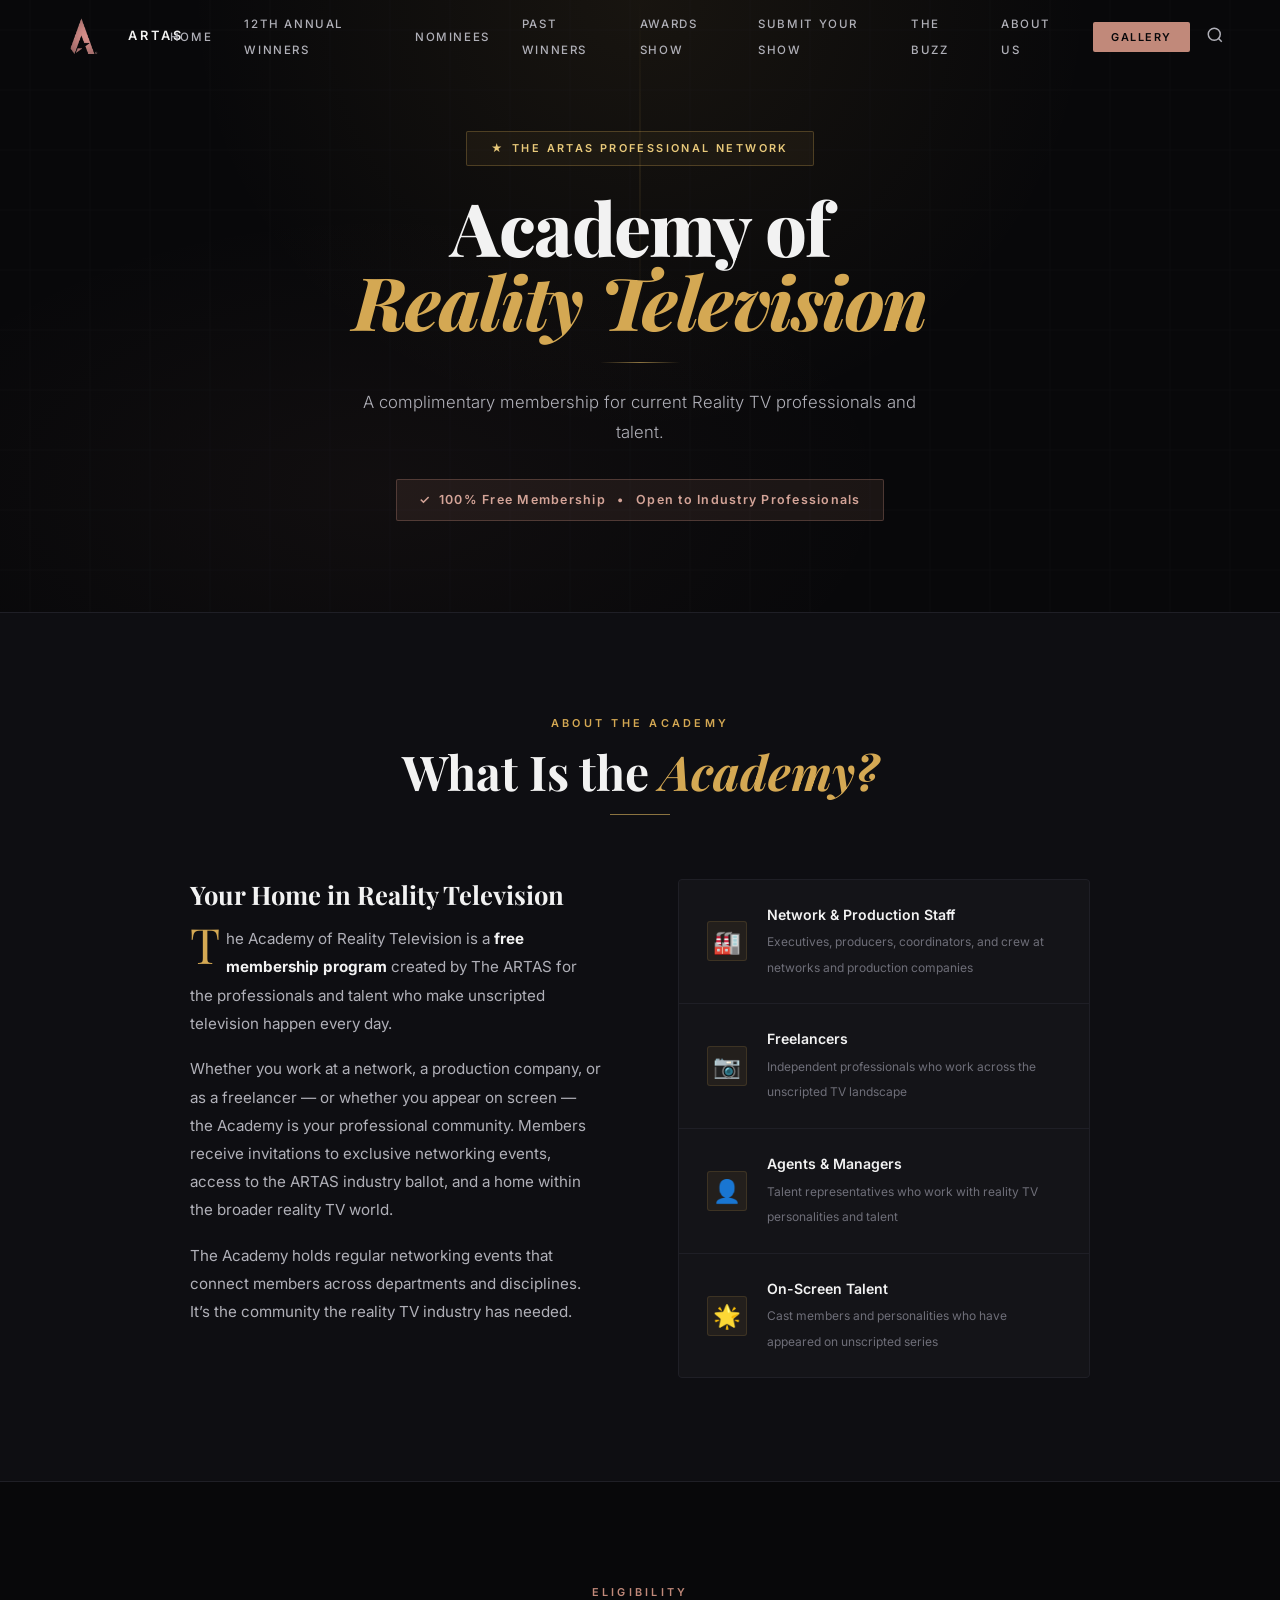
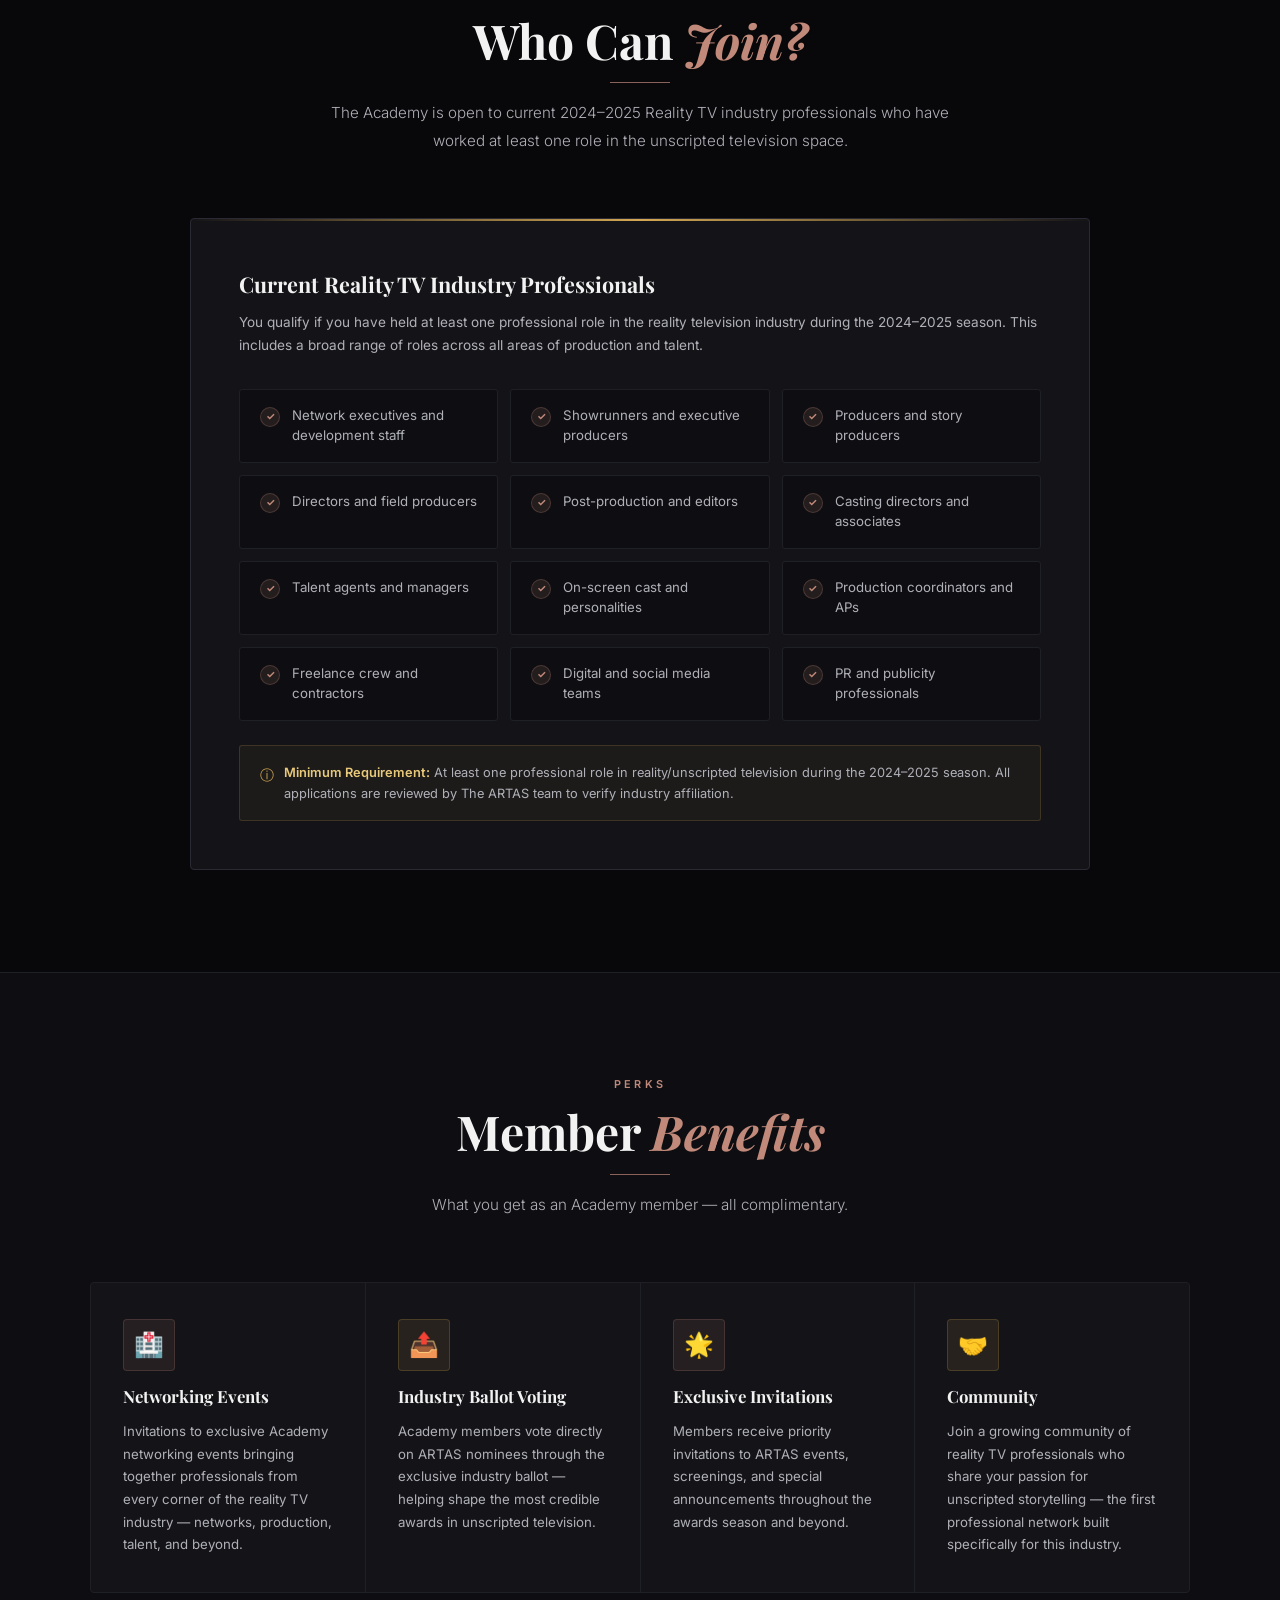
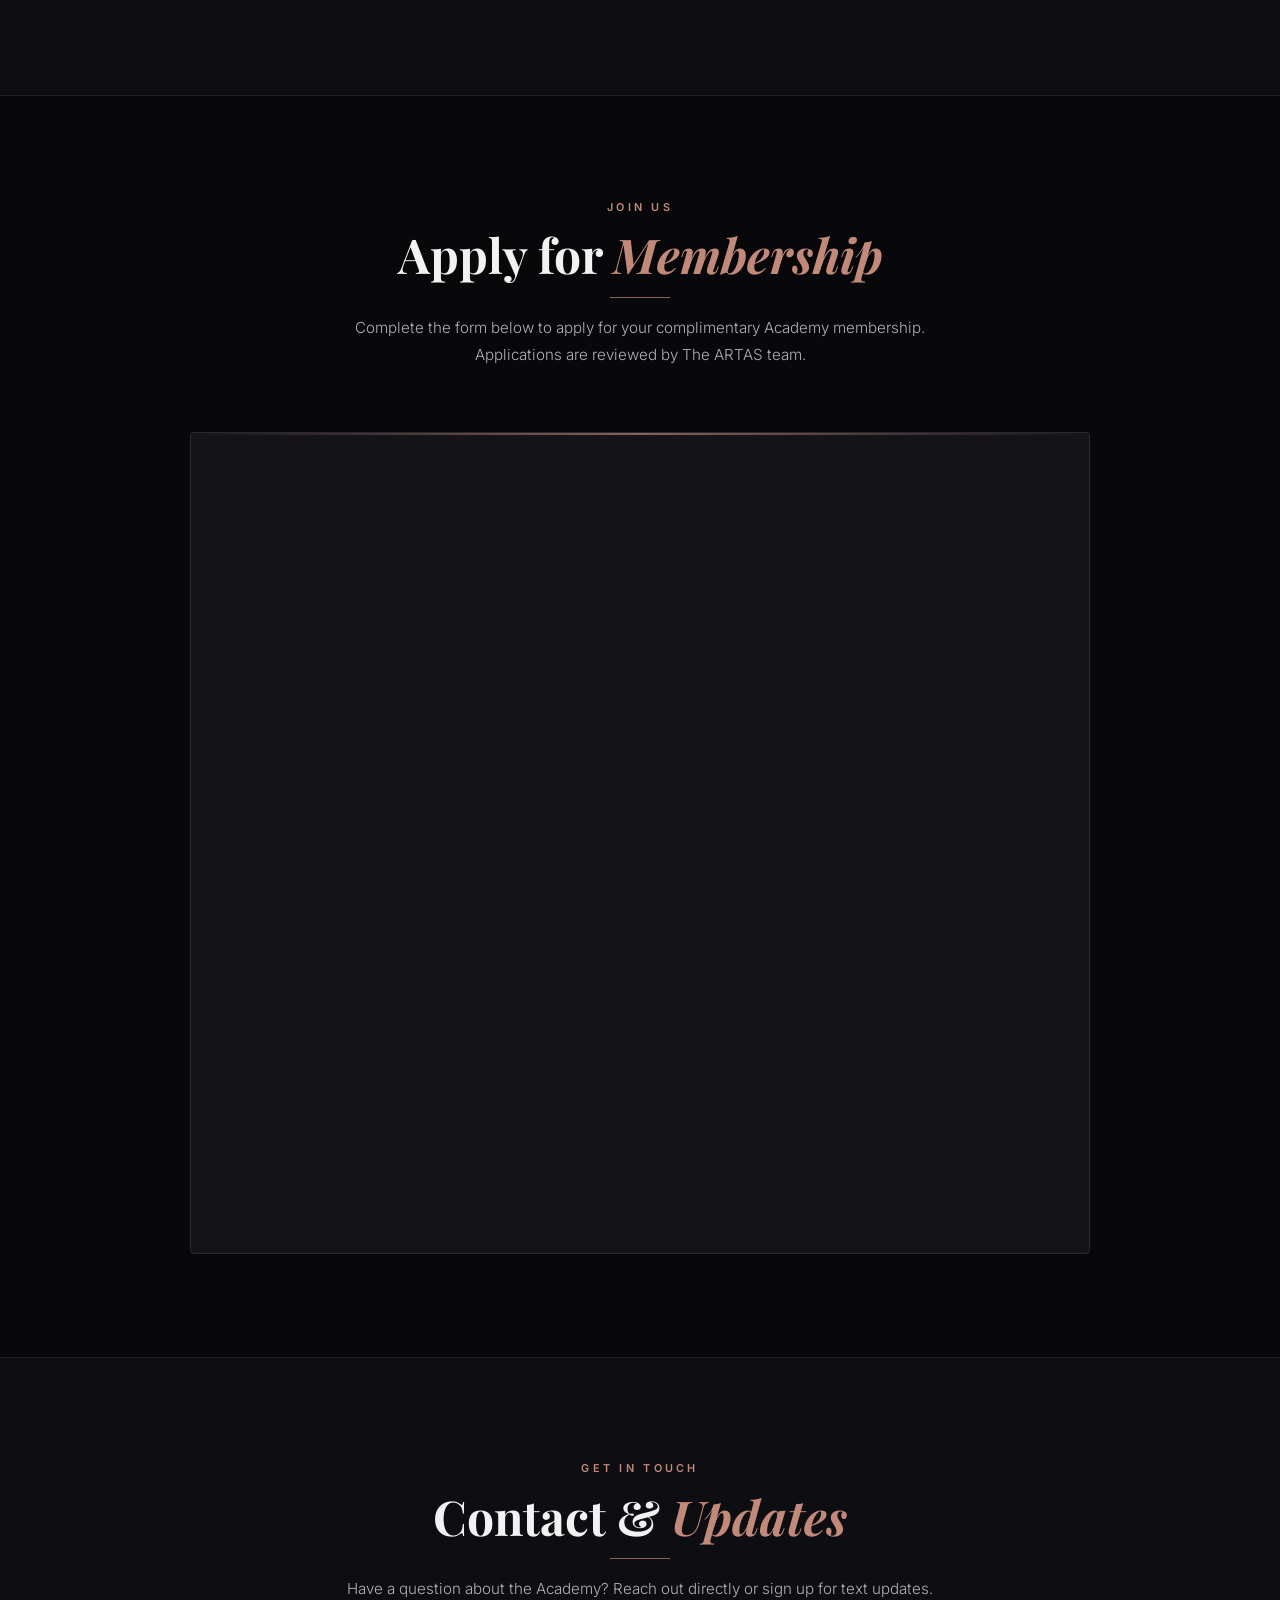
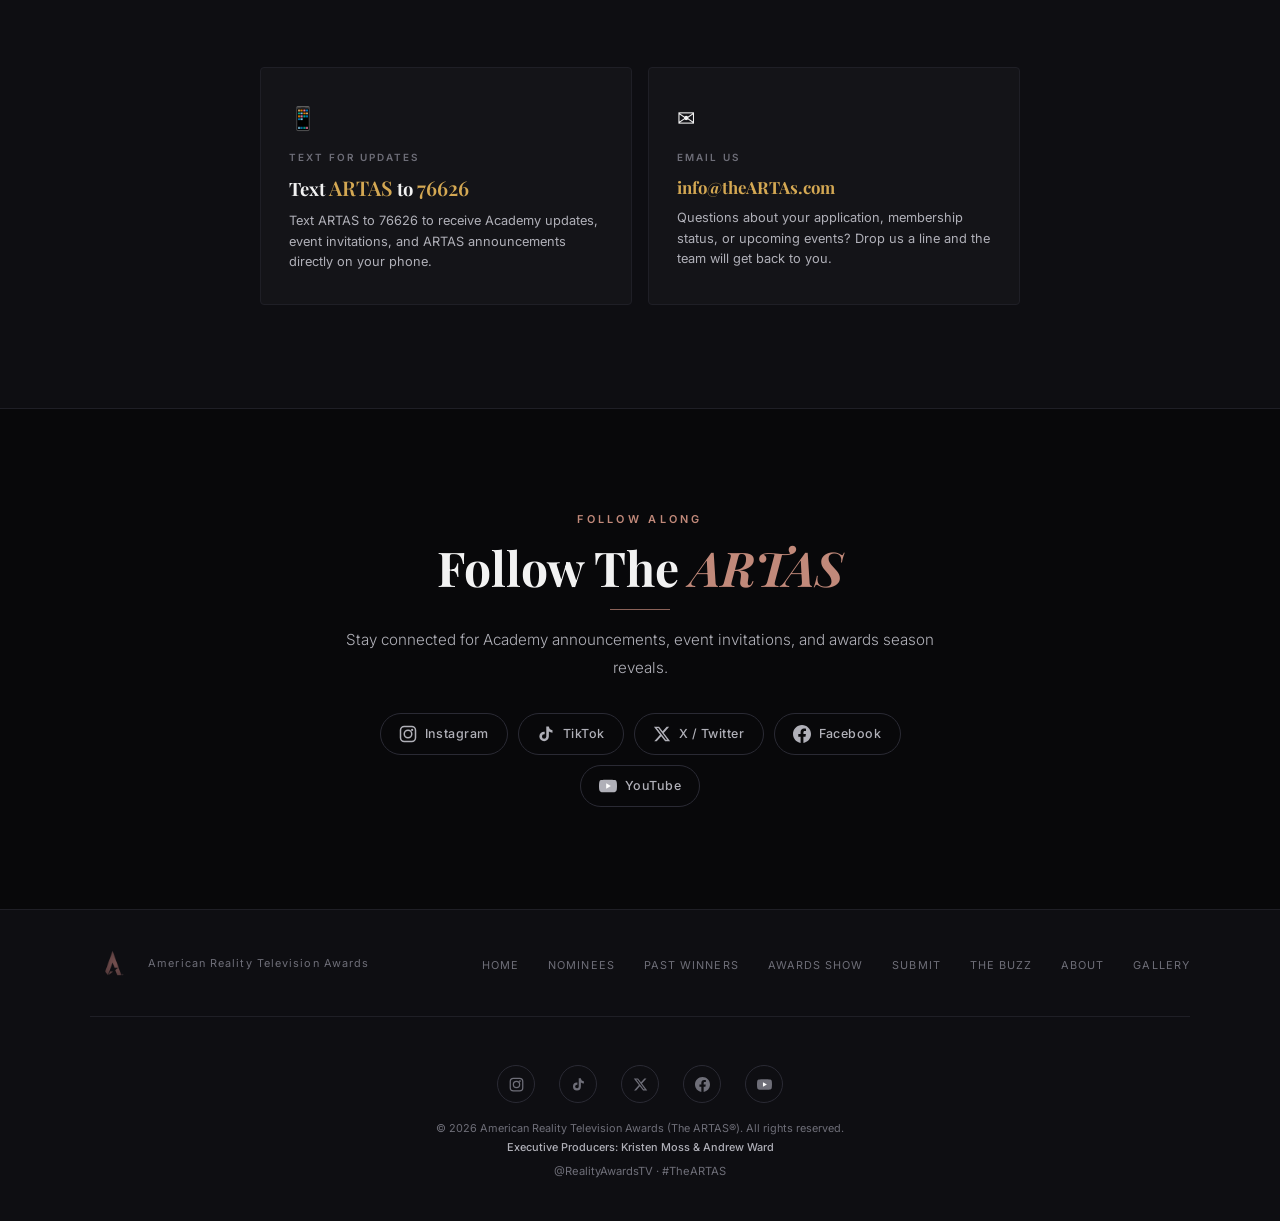
<file: academy.html>
<!DOCTYPE html>
<html lang="en">
<head>
<meta charset="UTF-8">
<meta name="viewport" content="width=device-width, initial-scale=1.0">
<title>Academy of Reality Television | The ARTAS</title>
<meta name="description" content="The Academy of Reality Television — a complimentary membership program for current reality TV professionals and on-screen talent.">
<meta property="og:title" content="Academy of Reality Television — The ARTAS">
<meta property="og:description" content="Free membership for network and production staff, freelancers, agents, managers, and on-screen talent in the reality TV industry.">
<meta property="og:type" content="website">
<link rel="preconnect" href="https://fonts.googleapis.com">
<link rel="preconnect" href="https://fonts.gstatic.com" crossorigin>
<link href="https://fonts.googleapis.com/css2?family=Playfair+Display:ital,wght@0,400;0,600;0,700;0,800;1,400;1,700&family=Inter:wght@300;400;500;600;700&display=swap" rel="stylesheet">
<style>
:root {
  --bg-primary: #08080A;
  --bg-surface: #0E0E12;
  --bg-card: #141418;
  --bg-card-hover: #1A1A20;
  --rose: #C1897A;
  --rose-light: #D4A498;
  --rose-pale: #E0BEB6;
  --rose-dim: #8B6259;
  --rose-glow: rgba(193, 137, 122, 0.15);
  --gold: #D4A853;
  --gold-light: #E8C97A;
  --gold-dim: #8B7340;
  --gold-glow: rgba(212, 168, 83, 0.15);
  --text-primary: #F2F2F2;
  --text-secondary: #B0B0B8;
  --text-muted: #6E6E78;
  --border: #1F1F26;
  --border-light: #2A2A34;
  --font-display: 'Playfair Display', Georgia, serif;
  --font-body: 'Inter', -apple-system, sans-serif;
  --transition-fast: 180ms cubic-bezier(0.16, 1, 0.3, 1);
  --transition-smooth: 400ms cubic-bezier(0.16, 1, 0.3, 1);
}

*, *::before, *::after { box-sizing: border-box; margin: 0; padding: 0; }
html { -webkit-font-smoothing: antialiased; -moz-osx-font-smoothing: grayscale; scroll-behavior: smooth; scroll-padding-top: 80px; }
body { font-family: var(--font-body); color: var(--text-primary); background: var(--bg-primary); line-height: 1.6; overflow-x: hidden; }
img { display: block; max-width: 100%; height: auto; }
a { color: var(--rose); text-decoration: none; transition: color var(--transition-fast); }
a:hover { color: var(--rose-light); }

/* NAV */
.nav { position: fixed; top: 0; left: 0; right: 0; z-index: 100; padding: 0 clamp(1.5rem, 4vw, 3rem); height: 72px; display: flex; align-items: center; justify-content: space-between; transition: background var(--transition-smooth), box-shadow var(--transition-smooth); }
.nav.scrolled { background: rgba(8,8,10,0.95); backdrop-filter: blur(20px); -webkit-backdrop-filter: blur(20px); box-shadow: 0 1px 0 rgba(193,137,122,0.12); }
.nav-logo { display: flex; align-items: center; gap: 12px; }
.nav-logo img { height: 38px; width: auto; }
.nav-logo span { font-family: var(--font-body); font-weight: 600; font-size: 0.8rem; letter-spacing: 0.25em; text-transform: uppercase; color: var(--text-primary); }
.nav-links { display: flex; align-items: center; gap: clamp(1.2rem, 2.5vw, 2.2rem); list-style: none; }
.nav-links a { font-size: 0.72rem; font-weight: 500; letter-spacing: 0.14em; text-transform: uppercase; color: var(--text-secondary); padding: 4px 0; position: relative; transition: color var(--transition-fast); text-decoration: none; }
.nav-links a::after { content: ''; position: absolute; bottom: -2px; left: 0; width: 0; height: 1px; background: var(--rose); transition: width var(--transition-smooth); }
.nav-links a:hover { color: var(--rose); }
.nav-links a:hover::after { width: 100%; }
.nav-links a.active { color: var(--rose); }
.nav-links a.active::after { width: 100%; }
.nav-cta { font-size: 0.68rem !important; font-weight: 600 !important; color: var(--bg-primary) !important; background: var(--rose); padding: 8px 18px !important; border-radius: 2px; transition: background var(--transition-fast), transform var(--transition-fast) !important; }
.nav-cta:hover { background: var(--rose-light) !important; color: var(--bg-primary) !important; transform: translateY(-1px); }
.nav-cta::after { display: none !important; }
.nav-mobile-toggle { display: none; background: none; border: none; cursor: pointer; padding: 8px; }
.nav-mobile-toggle span { display: block; width: 24px; height: 2px; background: var(--text-primary); margin: 5px 0; transition: all 0.3s; }
.nav-search-toggle { background: none; border: none; cursor: pointer; padding: 8px; color: var(--text-secondary); transition: color 0.2s; margin-left: 0.5rem; }
.nav-search-toggle:hover { color: var(--rose); }

/* PAGE HERO */
.page-hero { position: relative; min-height: 68vh; display: flex; flex-direction: column; align-items: center; justify-content: center; text-align: center; padding: 130px 1.5rem 90px; overflow: hidden; }
.page-hero-bg { position: absolute; inset: 0; z-index: 0; }
.page-hero-bg::before { content: ''; position: absolute; inset: 0; background: radial-gradient(ellipse at 50% 0%, rgba(212,168,83,0.08) 0%, transparent 50%), radial-gradient(ellipse at 30% 80%, rgba(193,137,122,0.05) 0%, transparent 40%); }
.page-hero-bg::after { content: ''; position: absolute; inset: 0; background-image: url("data:image/svg+xml,%3Csvg xmlns='http://www.w3.org/2000/svg' width='60' height='60'%3E%3Cpath d='M0 30 L60 30 M30 0 L30 60' stroke='%231F1F26' stroke-width='0.5'/%3E%3C/svg%3E"); opacity: 0.3; }
.hero-line { position: absolute; top: 0; left: 50%; width: 1px; height: 55%; background: linear-gradient(to bottom, transparent, rgba(212,168,83,0.18), transparent); transform: translateX(-50%); }
.page-hero-particles { position: absolute; inset: 0; z-index: 1; overflow: hidden; pointer-events: none; }
.sparkle { position: absolute; width: 3px; height: 3px; background: var(--gold); border-radius: 50%; animation: sparkle-float linear infinite; opacity: 0; }
@keyframes sparkle-float { 0% { opacity: 0; transform: translateY(100vh) scale(0); } 10% { opacity: 0.8; } 90% { opacity: 0.8; } 100% { opacity: 0; transform: translateY(-10vh) scale(1); } }
.page-hero-content { position: relative; z-index: 2; max-width: 820px; }
.page-hero-badge { display: inline-flex; align-items: center; gap: 10px; padding: 8px 24px; border: 1px solid rgba(212,168,83,0.28); border-radius: 2px; margin-bottom: 1.5rem; background: rgba(212,168,83,0.06); animation: badge-pulse 3s ease-in-out infinite; }
@keyframes badge-pulse { 0%, 100% { box-shadow: 0 0 0 rgba(212,168,83,0); } 50% { box-shadow: 0 0 22px rgba(212,168,83,0.12); } }
.page-hero-badge span { font-size: 0.68rem; font-weight: 600; letter-spacing: 0.22em; text-transform: uppercase; color: var(--gold-light); }
.page-hero-title { font-family: var(--font-display); font-size: clamp(2.5rem, 1.8rem + 3.5vw, 4.8rem); font-weight: 800; line-height: 1.0; letter-spacing: -0.02em; margin-bottom: 1.25rem; color: var(--text-primary); }
.page-hero-title em { font-style: italic; color: var(--gold); }
.hero-divider { width: 80px; height: 1px; background: linear-gradient(90deg, transparent, var(--gold-dim), transparent); margin: 1.5rem auto; }
.page-hero-subtitle { font-size: clamp(0.9rem, 0.8rem + 0.5vw, 1.05rem); color: var(--text-secondary); font-weight: 300; max-width: 560px; margin: 0 auto 2rem; line-height: 1.8; }
.page-hero-free-badge { display: inline-flex; align-items: center; gap: 8px; padding: 10px 22px; background: rgba(193,137,122,0.1); border: 1px solid rgba(193,137,122,0.3); border-radius: 2px; }
.page-hero-free-badge span { font-size: 0.78rem; font-weight: 600; letter-spacing: 0.1em; color: var(--rose-light); }

/* SECTIONS */
.section { padding: clamp(4rem, 8vw, 7rem) clamp(1.5rem, 4vw, 3rem); }
.section-inner { max-width: 1100px; margin: 0 auto; }
.section-header { text-align: center; margin-bottom: clamp(2.5rem, 5vw, 4rem); }
.section-label { font-size: 0.68rem; font-weight: 600; letter-spacing: 0.3em; text-transform: uppercase; color: var(--rose); margin-bottom: 0.75rem; display: block; }
.section-label.gold { color: var(--gold); }
.section-title { font-family: var(--font-display); font-size: clamp(1.8rem, 1rem + 3vw, 3rem); font-weight: 700; line-height: 1.1; }
.section-title em { font-style: italic; color: var(--rose); }
.section-title em.gold { color: var(--gold); }
.section-divider { width: 60px; height: 1px; background: var(--rose-dim); margin: 1rem auto 0; }
.section-subtitle { font-size: 0.95rem; color: var(--text-secondary); font-weight: 300; max-width: 620px; margin: 1rem auto 0; line-height: 1.8; }

/* WHAT IS THE ACADEMY */
.what-section { background: var(--bg-surface); border-top: 1px solid var(--border); border-bottom: 1px solid var(--border); }
.what-inner { max-width: 900px; margin: 0 auto; }
.what-grid { display: grid; grid-template-columns: 1fr 1fr; gap: clamp(3rem, 6vw, 6rem); align-items: start; }
.what-text p { font-size: 0.95rem; color: var(--text-secondary); line-height: 1.85; margin-bottom: 1.1rem; }
.what-text p:first-of-type::first-letter { font-family: var(--font-display); font-size: 3.2em; float: left; line-height: 0.8; margin-right: 0.12em; color: var(--gold); }
.what-text h3 { font-family: var(--font-display); font-size: clamp(1.2rem, 0.9rem + 1vw, 1.6rem); font-weight: 700; line-height: 1.2; margin-bottom: 1rem; color: var(--text-primary); }
.what-stat-stack { display: flex; flex-direction: column; gap: 1px; background: var(--border); border: 1px solid var(--border); border-radius: 4px; overflow: hidden; }
.what-stat { background: var(--bg-card); padding: 1.5rem 1.75rem; display: flex; align-items: center; gap: 1.25rem; transition: background var(--transition-fast); }
.what-stat:hover { background: var(--bg-card-hover); }
.what-stat-icon { font-size: 1.4rem; flex-shrink: 0; width: 40px; height: 40px; display: flex; align-items: center; justify-content: center; background: rgba(212,168,83,0.08); border: 1px solid rgba(212,168,83,0.15); border-radius: 3px; }
.what-stat-text strong { display: block; font-size: 0.88rem; font-weight: 600; color: var(--text-primary); margin-bottom: 2px; }
.what-stat-text span { font-size: 0.75rem; color: var(--text-muted); line-height: 1.5; }

/* WHO CAN JOIN */
.who-section { background: var(--bg-primary); }
.who-inner { max-width: 900px; margin: 0 auto; }
.eligibility-box { background: var(--bg-card); border: 1px solid var(--border-light); border-radius: 4px; padding: clamp(2rem, 4vw, 3rem); position: relative; overflow: hidden; }
.eligibility-box::before { content: ''; position: absolute; top: 0; left: 0; right: 0; height: 2px; background: linear-gradient(90deg, transparent, var(--gold), transparent); }
.eligibility-title { font-family: var(--font-display); font-size: clamp(1.1rem, 0.9rem + 0.8vw, 1.35rem); font-weight: 700; margin-bottom: 0.6rem; }
.eligibility-subtitle { font-size: 0.85rem; color: var(--text-secondary); margin-bottom: 2rem; line-height: 1.7; }
.eligibility-grid { display: grid; grid-template-columns: repeat(auto-fill, minmax(220px, 1fr)); gap: 12px; }
.eligibility-item { display: flex; align-items: flex-start; gap: 12px; padding: 1rem 1.25rem; background: var(--bg-surface); border: 1px solid var(--border); border-radius: 3px; transition: border-color var(--transition-smooth), background var(--transition-smooth); }
.eligibility-item:hover { border-color: var(--rose-dim); background: var(--bg-card); }
.eligibility-check { width: 20px; height: 20px; border-radius: 50%; background: rgba(193,137,122,0.12); border: 1px solid rgba(193,137,122,0.25); display: flex; align-items: center; justify-content: center; flex-shrink: 0; margin-top: 1px; }
.eligibility-check::after { content: '✓'; font-size: 0.65rem; color: var(--rose); font-weight: 700; }
.eligibility-item span { font-size: 0.83rem; color: var(--text-secondary); line-height: 1.5; }
.eligibility-note { margin-top: 1.5rem; padding: 1rem 1.25rem; background: rgba(212,168,83,0.05); border: 1px solid rgba(212,168,83,0.18); border-radius: 3px; display: flex; align-items: flex-start; gap: 10px; }
.eligibility-note-icon { color: var(--gold); font-size: 0.9rem; flex-shrink: 0; margin-top: 1px; }
.eligibility-note p { font-size: 0.8rem; color: var(--text-secondary); line-height: 1.65; }
.eligibility-note p strong { color: var(--gold-light); font-weight: 600; }

/* MEMBER BENEFITS */
.benefits-section { background: var(--bg-surface); border-top: 1px solid var(--border); border-bottom: 1px solid var(--border); }
.benefits-grid { display: grid; grid-template-columns: repeat(auto-fill, minmax(240px, 1fr)); gap: 1px; background: var(--border); border: 1px solid var(--border); border-radius: 4px; overflow: hidden; }
.benefit-card { background: var(--bg-card); padding: 2.25rem 2rem; display: flex; flex-direction: column; gap: 0.9rem; transition: background var(--transition-smooth); }
.benefit-card:hover { background: var(--bg-card-hover); }
.benefit-icon-wrap { width: 52px; height: 52px; border-radius: 4px; display: flex; align-items: center; justify-content: center; font-size: 1.5rem; flex-shrink: 0; }
.benefit-icon-wrap.rose { background: rgba(193,137,122,0.1); border: 1px solid rgba(193,137,122,0.2); }
.benefit-icon-wrap.gold { background: rgba(212,168,83,0.1); border: 1px solid rgba(212,168,83,0.2); }
.benefit-name { font-family: var(--font-display); font-size: 1.05rem; font-weight: 700; color: var(--text-primary); line-height: 1.2; }
.benefit-desc { font-size: 0.83rem; color: var(--text-secondary); line-height: 1.7; }

/* HOW TO APPLY / EMBED */
.apply-section { background: var(--bg-primary); }
.apply-inner { max-width: 900px; margin: 0 auto; }
.apply-embed-wrap { background: var(--bg-card); border: 1px solid var(--border-light); border-radius: 4px; overflow: hidden; position: relative; }
.apply-embed-wrap::before { content: ''; position: absolute; top: 0; left: 0; right: 0; height: 2px; background: linear-gradient(90deg, transparent, var(--rose-dim), transparent); z-index: 1; }
.apply-embed-wrap iframe { display: block; width: 100%; border: none; min-height: 820px; }
.apply-embed-loading { position: absolute; inset: 0; display: flex; align-items: center; justify-content: center; background: var(--bg-card); opacity: 0; pointer-events: none; transition: opacity 0.3s; }

/* CONTACT */
.contact-section { background: var(--bg-surface); border-top: 1px solid var(--border); border-bottom: 1px solid var(--border); }
.contact-inner { max-width: 760px; margin: 0 auto; text-align: center; }
.contact-cards { display: grid; grid-template-columns: 1fr 1fr; gap: 16px; margin-top: 2.5rem; }
.contact-card { background: var(--bg-card); border: 1px solid var(--border); border-radius: 4px; padding: 2rem 1.75rem; text-align: left; transition: border-color var(--transition-smooth), box-shadow var(--transition-smooth); }
.contact-card:hover { border-color: var(--rose-dim); box-shadow: 0 6px 30px rgba(193,137,122,0.07); }
.contact-card-icon { font-size: 1.4rem; margin-bottom: 0.9rem; display: block; }
.contact-card-label { font-size: 0.62rem; font-weight: 600; letter-spacing: 0.2em; text-transform: uppercase; color: var(--text-muted); margin-bottom: 0.4rem; display: block; }
.contact-card-main { font-family: var(--font-display); font-size: clamp(0.95rem, 0.8rem + 0.5vw, 1.15rem); font-weight: 700; color: var(--text-primary); margin-bottom: 0.4rem; }
.contact-card-sub { font-size: 0.8rem; color: var(--text-secondary); line-height: 1.6; }
.contact-card-highlight { color: var(--gold); font-weight: 600; font-size: 1.1em; }

/* SOCIAL FOLLOW */
.social-follow { background: var(--bg-primary); text-align: center; }
.social-follow-inner { max-width: 600px; margin: 0 auto; }
.social-pills { display: flex; flex-wrap: wrap; justify-content: center; gap: 10px; margin-top: 2rem; }
.social-pill { display: inline-flex; align-items: center; gap: 8px; padding: 10px 18px; border: 1px solid var(--border-light); border-radius: 50px; color: var(--text-secondary); font-family: var(--font-body); font-size: 0.78rem; font-weight: 500; letter-spacing: 0.04em; transition: all var(--transition-fast); text-decoration: none; }
.social-pill:hover { border-color: var(--rose); color: var(--rose); background: var(--rose-glow); transform: translateY(-2px); }

/* FOOTER */
.footer { padding: 2.5rem clamp(1.5rem, 4vw, 3rem); border-top: 1px solid var(--border); background: var(--bg-surface); }
.footer-inner { max-width: 1100px; margin: 0 auto; display: flex; justify-content: space-between; align-items: center; flex-wrap: wrap; gap: 1.5rem; }
.footer-brand { display: flex; align-items: center; gap: 12px; }
.footer-brand img { height: 26px; opacity: 0.5; }
.footer-brand span { font-size: 0.68rem; color: var(--text-muted); letter-spacing: 0.1em; }
.footer-links { display: flex; gap: 1.8rem; list-style: none; }
.footer-links a { font-size: 0.68rem; color: var(--text-muted); letter-spacing: 0.1em; text-transform: uppercase; transition: color var(--transition-fast); }
.footer-links a:hover { color: var(--rose); }
.footer-copy { width: 100%; text-align: center; padding-top: 1.5rem; border-top: 1px solid var(--border); margin-top: 1rem; font-size: 0.68rem; color: var(--text-muted); line-height: 1.7; }
.footer-copy .producers { color: var(--text-secondary); font-weight: 500; }
.social-links { display: flex; justify-content: center; gap: 1.5rem; margin-top: 1.5rem; }
.social-links a { display: flex; align-items: center; justify-content: center; width: 38px; height: 38px; border: 1px solid var(--border-light); border-radius: 50%; color: var(--text-muted); transition: all var(--transition-fast); }
.social-links a:hover { border-color: var(--rose); color: var(--rose); transform: translateY(-2px); }
.social-links svg { width: 15px; height: 15px; }

/* REVEAL */
.reveal { opacity: 0; transform: translateY(30px); transition: opacity 0.8s cubic-bezier(0.16, 1, 0.3, 1), transform 0.8s cubic-bezier(0.16, 1, 0.3, 1); }
.reveal.visible { opacity: 1; transform: translateY(0); }
.reveal-delay-1 { transition-delay: 0.1s; }
.reveal-delay-2 { transition-delay: 0.2s; }
.reveal-delay-3 { transition-delay: 0.3s; }
.reveal-delay-4 { transition-delay: 0.4s; }

/* MOBILE OVERLAY */
.mobile-overlay { position: fixed; inset: 0; z-index: 99; background: rgba(8,8,10,0.98); display: flex; flex-direction: column; align-items: center; justify-content: center; gap: 2rem; opacity: 0; pointer-events: none; transition: opacity 0.4s ease; }
.mobile-overlay.open { opacity: 1; pointer-events: all; }
.mobile-overlay a { font-family: var(--font-display); font-size: 1.4rem; color: var(--text-primary); }
.mobile-overlay a:hover { color: var(--rose); }
.mobile-close { position: absolute; top: 24px; right: 24px; background: none; border: none; color: var(--text-primary); font-size: 1.5rem; cursor: pointer; }

/* RESPONSIVE */
@media (max-width: 768px) {
  .nav-links { display: none; }
  .nav-mobile-toggle { display: block; }
  .what-grid { grid-template-columns: 1fr; }
  .contact-cards { grid-template-columns: 1fr; }
  .footer-inner { flex-direction: column; text-align: center; }
  .footer-links { flex-wrap: wrap; justify-content: center; }
}
@media (max-width: 480px) {
  .social-pill span { display: none; }
  .social-pill { padding: 10px; border-radius: 50%; }
  .benefits-grid { grid-template-columns: 1fr; }
  .eligibility-grid { grid-template-columns: 1fr; }
}
</style>
</head>
<body>

<!-- NAV -->
<nav class="nav" id="nav">
  <a href="index.html" class="nav-logo">
    <img src="images/12th-logo-A-transparent.png" alt="ARTAS">
    <span>ARTAS</span>
  </a>
  <ul class="nav-links">
    <li><a href="index.html">Home</a></li>
    <li><a href="winners.html">12th Annual Winners</a></li>
    <li><a href="nominees.html">Nominees</a></li>
    <li><a href="past-winners.html">Past Winners</a></li>
    <li><a href="awards-show.html">Awards Show</a></li>
    <li><a href="submit.html">Submit Your Show</a></li>
    <li><a href="the-buzz.html">The Buzz</a></li>
    <li><a href="about.html">About Us</a></li>
    <li><a href="gallery.html" class="nav-cta">Gallery</a></li>
  </ul>
  <button class="nav-search-toggle" id="searchToggle" aria-label="Search"><svg viewBox="0 0 24 24" width="18" height="18" fill="none" stroke="currentColor" stroke-width="2"><circle cx="11" cy="11" r="8"/><path d="m21 21-4.3-4.3"/></svg></button>
  <button class="nav-mobile-toggle" id="mobileToggle" aria-label="Open menu"><span></span><span></span><span></span></button>
</nav>

<!-- MOBILE OVERLAY -->
<div class="mobile-overlay" id="mobileMenu">
  <button class="mobile-close" id="mobileClose" aria-label="Close menu">&times;</button>
  <a href="index.html" onclick="closeMobile()">Home</a>
  <a href="winners.html" onclick="closeMobile()">12th Annual Winners</a>
  <a href="nominees.html" onclick="closeMobile()">Nominees</a>
  <a href="past-winners.html" onclick="closeMobile()">Past Winners</a>
  <a href="awards-show.html" onclick="closeMobile()">Awards Show</a>
  <a href="submit.html" onclick="closeMobile()">Submit Your Show</a>
  <a href="the-buzz.html" onclick="closeMobile()">The Buzz</a>
  <a href="about.html" onclick="closeMobile()">About Us</a>
  <a href="gallery.html" onclick="closeMobile()">Gallery</a>
</div>

<!-- HERO -->
<section class="page-hero">
  <div class="page-hero-bg">
    <div class="hero-line"></div>
  </div>
  <div class="page-hero-particles" id="particles"></div>
  <div class="page-hero-content">
    <div class="page-hero-badge">
      <span>&#9733;&ensp;The ARTAS Professional Network</span>
    </div>
    <h1 class="page-hero-title">Academy of<br><em>Reality Television</em></h1>
    <div class="hero-divider"></div>
    <p class="page-hero-subtitle">A complimentary membership for current Reality TV professionals and talent.</p>
    <div class="page-hero-free-badge">
      <span>&#10003;&ensp;100% Free Membership &ensp;&bull;&ensp; Open to Industry Professionals</span>
    </div>
  </div>
</section>

<!-- WHAT IS THE ACADEMY -->
<section class="section what-section">
  <div class="what-inner">
    <div class="section-header reveal">
      <span class="section-label gold">About the Academy</span>
      <h2 class="section-title">What Is the <em class="gold">Academy?</em></h2>
      <div class="section-divider" style="background: var(--gold-dim);"></div>
    </div>
    <div class="what-grid reveal">
      <div class="what-text">
        <h3>Your Home in Reality Television</h3>
        <p>The Academy of Reality Television is a <strong style="color: var(--text-primary);">free membership program</strong> created by The ARTAS for the professionals and talent who make unscripted television happen every day.</p>
        <p>Whether you work at a network, a production company, or as a freelancer — or whether you appear on screen — the Academy is your professional community. Members receive invitations to exclusive networking events, access to the ARTAS industry ballot, and a home within the broader reality TV world.</p>
        <p>The Academy holds regular networking events that connect members across departments and disciplines. It&rsquo;s the community the reality TV industry has needed.</p>
      </div>
      <div class="what-stat-stack">
        <div class="what-stat">
          <div class="what-stat-icon">&#127981;</div>
          <div class="what-stat-text">
            <strong>Network &amp; Production Staff</strong>
            <span>Executives, producers, coordinators, and crew at networks and production companies</span>
          </div>
        </div>
        <div class="what-stat">
          <div class="what-stat-icon">&#128247;</div>
          <div class="what-stat-text">
            <strong>Freelancers</strong>
            <span>Independent professionals who work across the unscripted TV landscape</span>
          </div>
        </div>
        <div class="what-stat">
          <div class="what-stat-icon">&#128100;</div>
          <div class="what-stat-text">
            <strong>Agents &amp; Managers</strong>
            <span>Talent representatives who work with reality TV personalities and talent</span>
          </div>
        </div>
        <div class="what-stat">
          <div class="what-stat-icon">&#127775;</div>
          <div class="what-stat-text">
            <strong>On-Screen Talent</strong>
            <span>Cast members and personalities who have appeared on unscripted series</span>
          </div>
        </div>
      </div>
    </div>
  </div>
</section>

<!-- WHO CAN JOIN -->
<section class="section who-section">
  <div class="who-inner">
    <div class="section-header reveal">
      <span class="section-label">Eligibility</span>
      <h2 class="section-title">Who Can <em>Join?</em></h2>
      <div class="section-divider"></div>
      <p class="section-subtitle">The Academy is open to current 2024&ndash;2025 Reality TV industry professionals who have worked at least one role in the unscripted television space.</p>
    </div>
    <div class="eligibility-box reveal">
      <h3 class="eligibility-title">Current Reality TV Industry Professionals</h3>
      <p class="eligibility-subtitle">You qualify if you have held at least one professional role in the reality television industry during the 2024&ndash;2025 season. This includes a broad range of roles across all areas of production and talent.</p>
      <div class="eligibility-grid">
        <div class="eligibility-item">
          <div class="eligibility-check"></div>
          <span>Network executives and development staff</span>
        </div>
        <div class="eligibility-item">
          <div class="eligibility-check"></div>
          <span>Showrunners and executive producers</span>
        </div>
        <div class="eligibility-item">
          <div class="eligibility-check"></div>
          <span>Producers and story producers</span>
        </div>
        <div class="eligibility-item">
          <div class="eligibility-check"></div>
          <span>Directors and field producers</span>
        </div>
        <div class="eligibility-item">
          <div class="eligibility-check"></div>
          <span>Post-production and editors</span>
        </div>
        <div class="eligibility-item">
          <div class="eligibility-check"></div>
          <span>Casting directors and associates</span>
        </div>
        <div class="eligibility-item">
          <div class="eligibility-check"></div>
          <span>Talent agents and managers</span>
        </div>
        <div class="eligibility-item">
          <div class="eligibility-check"></div>
          <span>On-screen cast and personalities</span>
        </div>
        <div class="eligibility-item">
          <div class="eligibility-check"></div>
          <span>Production coordinators and APs</span>
        </div>
        <div class="eligibility-item">
          <div class="eligibility-check"></div>
          <span>Freelance crew and contractors</span>
        </div>
        <div class="eligibility-item">
          <div class="eligibility-check"></div>
          <span>Digital and social media teams</span>
        </div>
        <div class="eligibility-item">
          <div class="eligibility-check"></div>
          <span>PR and publicity professionals</span>
        </div>
      </div>
      <div class="eligibility-note">
        <span class="eligibility-note-icon">&#9432;</span>
        <p><strong>Minimum Requirement:</strong> At least one professional role in reality/unscripted television during the 2024&ndash;2025 season. All applications are reviewed by The ARTAS team to verify industry affiliation.</p>
      </div>
    </div>
  </div>
</section>

<!-- MEMBER BENEFITS -->
<section class="section benefits-section">
  <div class="section-inner">
    <div class="section-header reveal">
      <span class="section-label">Perks</span>
      <h2 class="section-title">Member <em>Benefits</em></h2>
      <div class="section-divider"></div>
      <p class="section-subtitle">What you get as an Academy member &mdash; all complimentary.</p>
    </div>
    <div class="benefits-grid reveal">
      <div class="benefit-card">
        <div class="benefit-icon-wrap rose">&#127973;</div>
        <div class="benefit-name">Networking Events</div>
        <p class="benefit-desc">Invitations to exclusive Academy networking events bringing together professionals from every corner of the reality TV industry &mdash; networks, production, talent, and beyond.</p>
      </div>
      <div class="benefit-card">
        <div class="benefit-icon-wrap gold">&#128228;</div>
        <div class="benefit-name">Industry Ballot Voting</div>
        <p class="benefit-desc">Academy members vote directly on ARTAS nominees through the exclusive industry ballot &mdash; helping shape the most credible awards in unscripted television.</p>
      </div>
      <div class="benefit-card">
        <div class="benefit-icon-wrap rose">&#127775;</div>
        <div class="benefit-name">Exclusive Invitations</div>
        <p class="benefit-desc">Members receive priority invitations to ARTAS events, screenings, and special announcements throughout the awards season and beyond.</p>
      </div>
      <div class="benefit-card">
        <div class="benefit-icon-wrap gold">&#129309;</div>
        <div class="benefit-name">Community</div>
        <p class="benefit-desc">Join a growing community of reality TV professionals who share your passion for unscripted storytelling &mdash; the first professional network built specifically for this industry.</p>
      </div>
    </div>
  </div>
</section>

<!-- HOW TO APPLY -->
<section class="section apply-section" id="apply">
  <div class="apply-inner">
    <div class="section-header reveal">
      <span class="section-label">Join Us</span>
      <h2 class="section-title">Apply for <em>Membership</em></h2>
      <div class="section-divider"></div>
      <p class="section-subtitle">Complete the form below to apply for your complimentary Academy membership. Applications are reviewed by The ARTAS team.</p>
    </div>
    <div class="apply-embed-wrap reveal">
      <iframe
        src="https://academy.theartas.com"
        title="Academy of Reality Television Membership Application"
        loading="lazy"
        allowfullscreen
      ></iframe>
    </div>
  </div>
</section>

<!-- CONTACT -->
<section class="section contact-section">
  <div class="contact-inner">
    <div class="section-header reveal">
      <span class="section-label">Get in Touch</span>
      <h2 class="section-title">Contact &amp; <em>Updates</em></h2>
      <div class="section-divider"></div>
      <p class="section-subtitle">Have a question about the Academy? Reach out directly or sign up for text updates.</p>
    </div>
    <div class="contact-cards reveal">
      <div class="contact-card">
        <span class="contact-card-icon">&#128241;</span>
        <span class="contact-card-label">Text for Updates</span>
        <div class="contact-card-main">Text <span class="contact-card-highlight">ARTAS</span> to <span class="contact-card-highlight">76626</span></div>
        <p class="contact-card-sub">Text ARTAS to 76626 to receive Academy updates, event invitations, and ARTAS announcements directly on your phone.</p>
      </div>
      <div class="contact-card">
        <span class="contact-card-icon">&#9993;</span>
        <span class="contact-card-label">Email Us</span>
        <div class="contact-card-main"><a href="mailto:info@theARTAs.com" style="color: var(--gold); font-family: var(--font-display); font-weight: 700; font-size: 1.05rem;">info@theARTAs.com</a></div>
        <p class="contact-card-sub">Questions about your application, membership status, or upcoming events? Drop us a line and the team will get back to you.</p>
      </div>
    </div>
  </div>
</section>

<!-- SOCIAL FOLLOW -->
<section class="section social-follow">
  <div class="social-follow-inner reveal">
    <span class="section-label">Follow Along</span>
    <h2 class="section-title">Follow The <em>ARTAS</em></h2>
    <div style="width: 60px; height: 1px; background: var(--rose-dim); margin: 1rem auto 0;"></div>
    <p class="section-subtitle" style="margin-top: 1rem;">Stay connected for Academy announcements, event invitations, and awards season reveals.</p>
    <div class="social-pills">
      <a href="https://www.instagram.com/realityawardstv/" target="_blank" class="social-pill">
        <svg viewBox="0 0 24 24" fill="none" stroke="currentColor" stroke-width="2" width="18" height="18"><rect x="2" y="2" width="20" height="20" rx="5"/><circle cx="12" cy="12" r="5"/><circle cx="17.5" cy="6.5" r="1.5" fill="currentColor" stroke="none"/></svg>
        <span>Instagram</span>
      </a>
      <a href="https://www.tiktok.com/@realityawardstv" target="_blank" class="social-pill">
        <svg viewBox="0 0 24 24" fill="currentColor" width="18" height="18"><path d="M19.59 6.69a4.83 4.83 0 0 1-3.77-4.25V2h-3.45v13.67a2.89 2.89 0 0 1-2.88 2.5 2.89 2.89 0 0 1-2.89-2.89 2.89 2.89 0 0 1 2.89-2.89c.28 0 .54.04.79.1v-3.51a6.37 6.37 0 0 0-.79-.05A6.34 6.34 0 0 0 3.15 15.2a6.34 6.34 0 0 0 6.34 6.34 6.34 6.34 0 0 0 6.34-6.34V8.75a8.28 8.28 0 0 0 4.84 1.55V6.85a4.85 4.85 0 0 1-1.08-.16z"/></svg>
        <span>TikTok</span>
      </a>
      <a href="https://twitter.com/realityawardstv" target="_blank" class="social-pill">
        <svg viewBox="0 0 24 24" fill="currentColor" width="18" height="18"><path d="M18.244 2.25h3.308l-7.227 8.26 8.502 11.24H16.17l-5.214-6.817L4.99 21.75H1.68l7.73-8.835L1.254 2.25H8.08l4.713 6.231zm-1.161 17.52h1.833L7.084 4.126H5.117z"/></svg>
        <span>X / Twitter</span>
      </a>
      <a href="https://www.facebook.com/RealityTVAwards/" target="_blank" class="social-pill">
        <svg viewBox="0 0 24 24" fill="currentColor" width="18" height="18"><path d="M24 12.073c0-6.627-5.373-12-12-12s-12 5.373-12 12c0 5.99 4.388 10.954 10.125 11.854v-8.385H7.078v-3.47h3.047V9.43c0-3.007 1.792-4.669 4.533-4.669 1.312 0 2.686.235 2.686.235v2.953H15.83c-1.491 0-1.956.925-1.956 1.874v2.25h3.328l-.532 3.47h-2.796v8.385C19.612 23.027 24 18.062 24 12.073z"/></svg>
        <span>Facebook</span>
      </a>
      <a href="https://www.youtube.com/realityawardstv" target="_blank" class="social-pill">
        <svg viewBox="0 0 24 24" fill="currentColor" width="18" height="18"><path d="M23.498 6.186a3.016 3.016 0 0 0-2.122-2.136C19.505 3.545 12 3.545 12 3.545s-7.505 0-9.377.505A3.017 3.017 0 0 0 .502 6.186C0 8.07 0 12 0 12s0 3.93.502 5.814a3.016 3.016 0 0 0 2.122 2.136c1.871.505 9.376.505 9.376.505s7.505 0 9.377-.505a3.015 3.015 0 0 0 2.122-2.136C24 15.93 24 12 24 12s0-3.93-.502-5.814z"/><polygon points="9.545,15.568 15.818,12 9.545,8.432" fill="#fff"/></svg>
        <span>YouTube</span>
      </a>
    </div>
  </div>
</section>

<!-- FOOTER -->
<footer class="footer">
  <div class="footer-inner">
    <div class="footer-brand">
      <img src="images/12th-logo-A-transparent.png" alt="ARTAS">
      <span>American Reality Television Awards</span>
    </div>
    <ul class="footer-links">
      <li><a href="index.html">Home</a></li>
      <li><a href="nominees.html">Nominees</a></li>
      <li><a href="past-winners.html">Past Winners</a></li>
      <li><a href="awards-show.html">Awards Show</a></li>
      <li><a href="submit.html">Submit</a></li>
      <li><a href="the-buzz.html">The Buzz</a></li>
      <li><a href="about.html">About</a></li>
      <li><a href="gallery.html">Gallery</a></li>
    </ul>
    <div class="footer-copy">
      <div class="social-links" style="margin-bottom: 1rem;">
        <a href="https://www.instagram.com/realityawardstv/" aria-label="Instagram" target="_blank"><svg viewBox="0 0 24 24" fill="none" stroke="currentColor" stroke-width="2"><rect x="2" y="2" width="20" height="20" rx="5"/><circle cx="12" cy="12" r="5"/><circle cx="17.5" cy="6.5" r="1.5" fill="currentColor" stroke="none"/></svg></a>
        <a href="https://www.tiktok.com/@realityawardstv" aria-label="TikTok" target="_blank"><svg viewBox="0 0 24 24" fill="currentColor"><path d="M19.59 6.69a4.83 4.83 0 0 1-3.77-4.25V2h-3.45v13.67a2.89 2.89 0 0 1-2.88 2.5 2.89 2.89 0 0 1-2.89-2.89 2.89 2.89 0 0 1 2.89-2.89c.28 0 .54.04.79.1v-3.51a6.37 6.37 0 0 0-.79-.05A6.34 6.34 0 0 0 3.15 15.2a6.34 6.34 0 0 0 6.34 6.34 6.34 6.34 0 0 0 6.34-6.34V8.75a8.28 8.28 0 0 0 4.84 1.55V6.85a4.85 4.85 0 0 1-1.08-.16z"/></svg></a>
        <a href="https://twitter.com/realityawardstv" aria-label="X" target="_blank"><svg viewBox="0 0 24 24" fill="currentColor"><path d="M18.244 2.25h3.308l-7.227 8.26 8.502 11.24H16.17l-5.214-6.817L4.99 21.75H1.68l7.73-8.835L1.254 2.25H8.08l4.713 6.231zm-1.161 17.52h1.833L7.084 4.126H5.117z"/></svg></a>
        <a href="https://www.facebook.com/RealityTVAwards/" aria-label="Facebook" target="_blank"><svg viewBox="0 0 24 24" fill="currentColor"><path d="M24 12.073c0-6.627-5.373-12-12-12s-12 5.373-12 12c0 5.99 4.388 10.954 10.125 11.854v-8.385H7.078v-3.47h3.047V9.43c0-3.007 1.792-4.669 4.533-4.669 1.312 0 2.686.235 2.686.235v2.953H15.83c-1.491 0-1.956.925-1.956 1.874v2.25h3.328l-.532 3.47h-2.796v8.385C19.612 23.027 24 18.062 24 12.073z"/></svg></a>
        <a href="https://www.youtube.com/realityawardstv" aria-label="YouTube" target="_blank"><svg viewBox="0 0 24 24" fill="currentColor"><path d="M23.498 6.186a3.016 3.016 0 0 0-2.122-2.136C19.505 3.545 12 3.545 12 3.545s-7.505 0-9.377.505A3.017 3.017 0 0 0 .502 6.186C0 8.07 0 12 0 12s0 3.93.502 5.814a3.016 3.016 0 0 0 2.122 2.136c1.871.505 9.376.505 9.376.505s7.505 0 9.377-.505a3.015 3.015 0 0 0 2.122-2.136C24 15.93 24 12 24 12s0-3.93-.502-5.814z"/><polygon points="9.545,15.568 15.818,12 9.545,8.432" fill="#fff"/></svg></a>
      </div>
      <p>&copy; 2026 American Reality Television Awards (The ARTAS&reg;). All rights reserved.</p>
      <p class="producers">Executive Producers: Kristen Moss &amp; Andrew Ward</p>
      <p style="margin-top: 6px; font-size: 0.7rem;">@RealityAwardsTV &middot; #TheARTAS</p>
    </div>
  </div>
</footer>

<script>
const nav = document.getElementById('nav');
window.addEventListener('scroll', () => { nav.classList.toggle('scrolled', window.scrollY > 40); }, { passive: true });
const mobileToggle = document.getElementById('mobileToggle');
const mobileMenu = document.getElementById('mobileMenu');
const mobileClose = document.getElementById('mobileClose');
mobileToggle.addEventListener('click', () => mobileMenu.classList.add('open'));
mobileClose.addEventListener('click', () => mobileMenu.classList.remove('open'));
function closeMobile() { mobileMenu.classList.remove('open'); }

(function() {
  const c = document.getElementById('particles');
  for (let i = 0; i < 20; i++) {
    const s = document.createElement('div'); s.className = 'sparkle';
    s.style.left = Math.random() * 100 + '%';
    s.style.animationDuration = (7 + Math.random() * 10) + 's';
    s.style.animationDelay = Math.random() * 10 + 's';
    s.style.width = s.style.height = (1.5 + Math.random() * 2.5) + 'px';
    s.style.background = Math.random() > 0.4 ? 'var(--gold)' : 'var(--rose)';
    c.appendChild(s);
  }
})();

(function() {
  const obs = new IntersectionObserver((entries) => {
    entries.forEach(e => { if (e.isIntersecting) { e.target.classList.add('visible'); obs.unobserve(e.target); } });
  }, { threshold: 0.1, rootMargin: '0px 0px -40px 0px' });
  document.querySelectorAll('.reveal').forEach(el => obs.observe(el));
})();
</script>
<script src="global-search.js"></script>
</body>
</html>
</file>
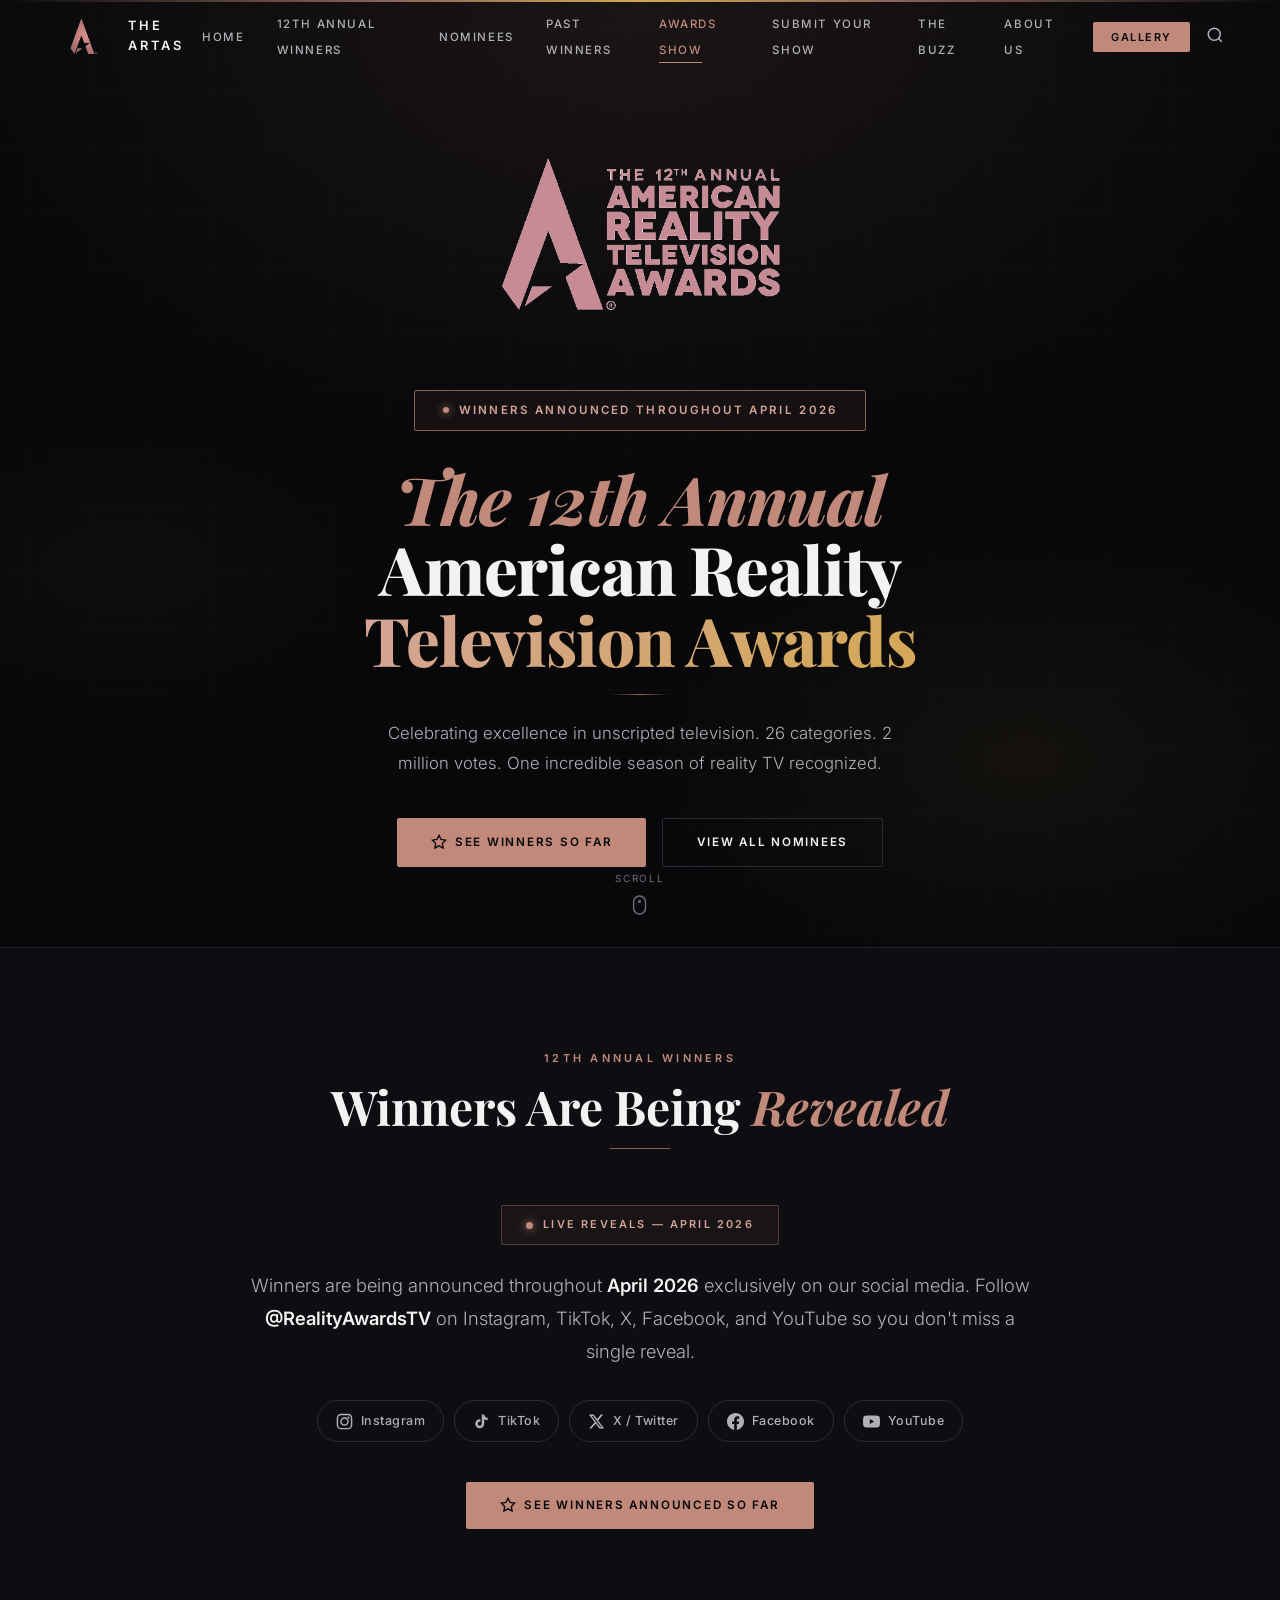
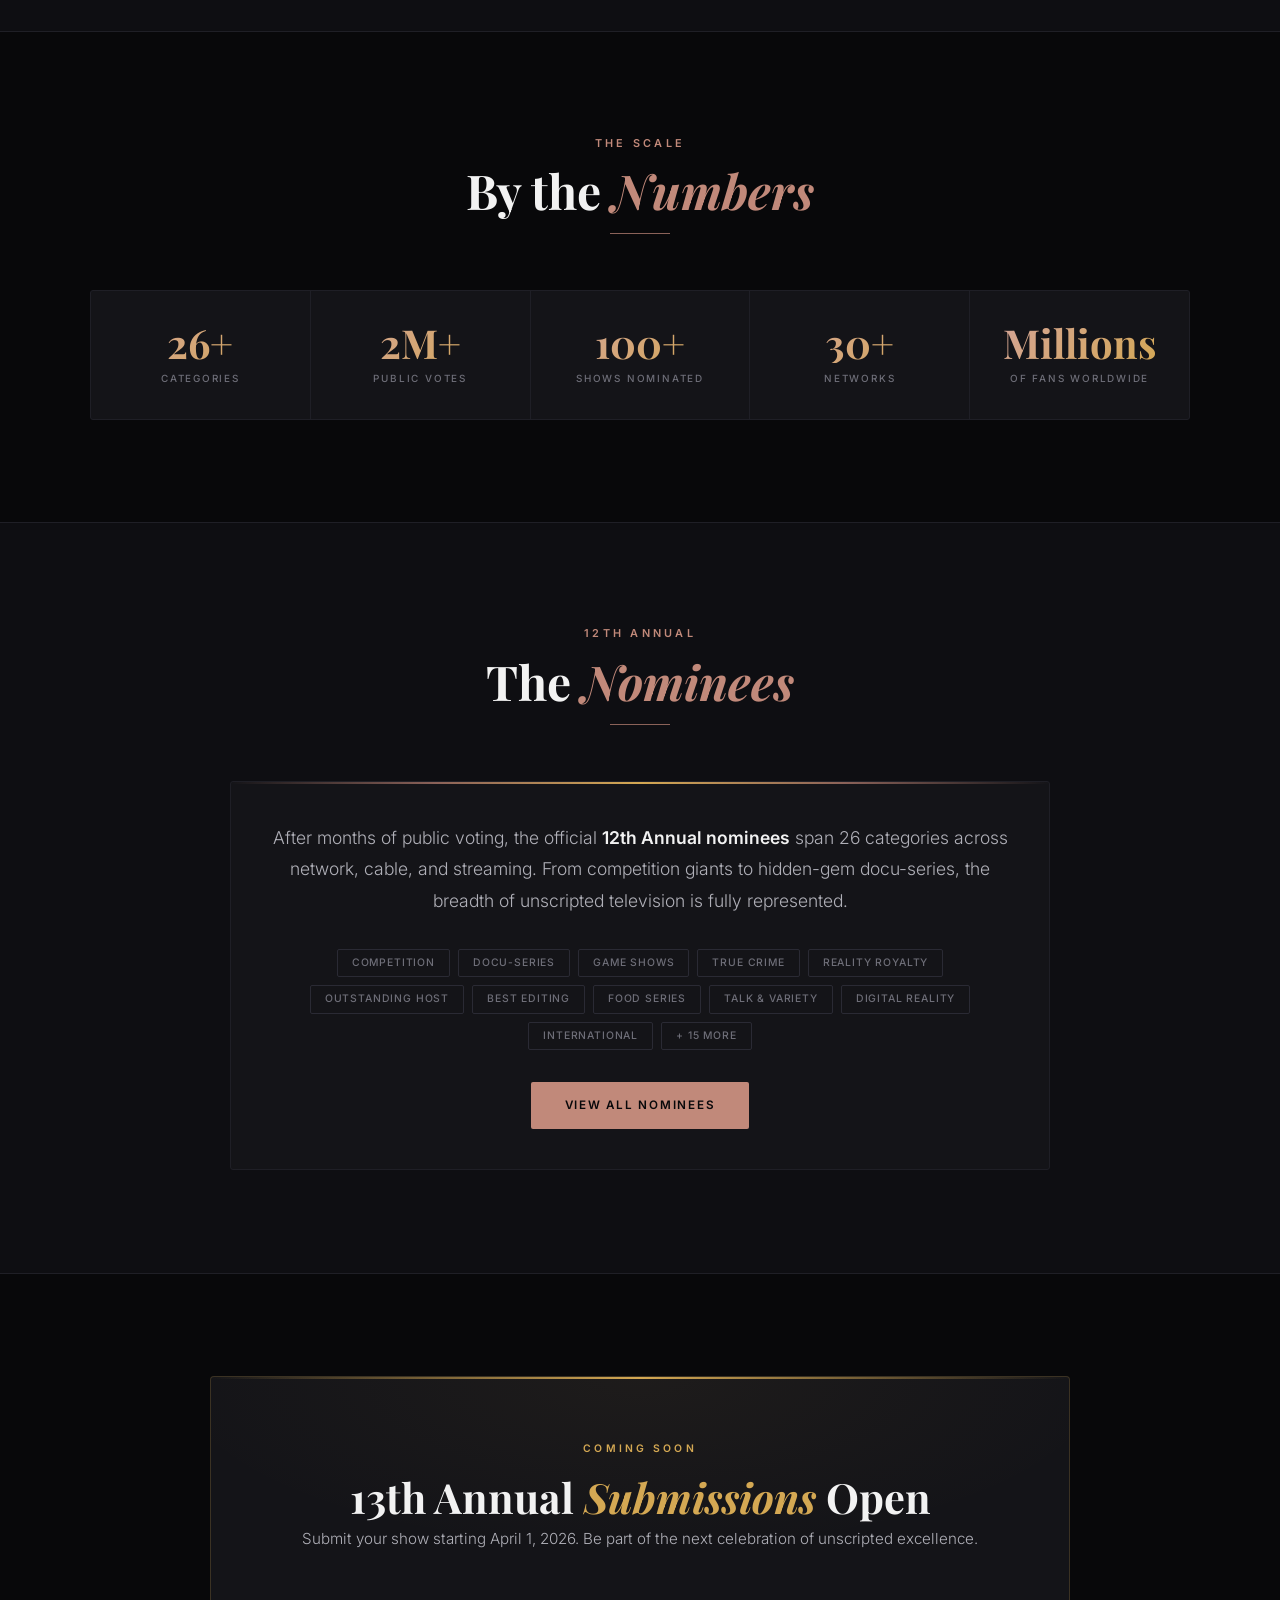
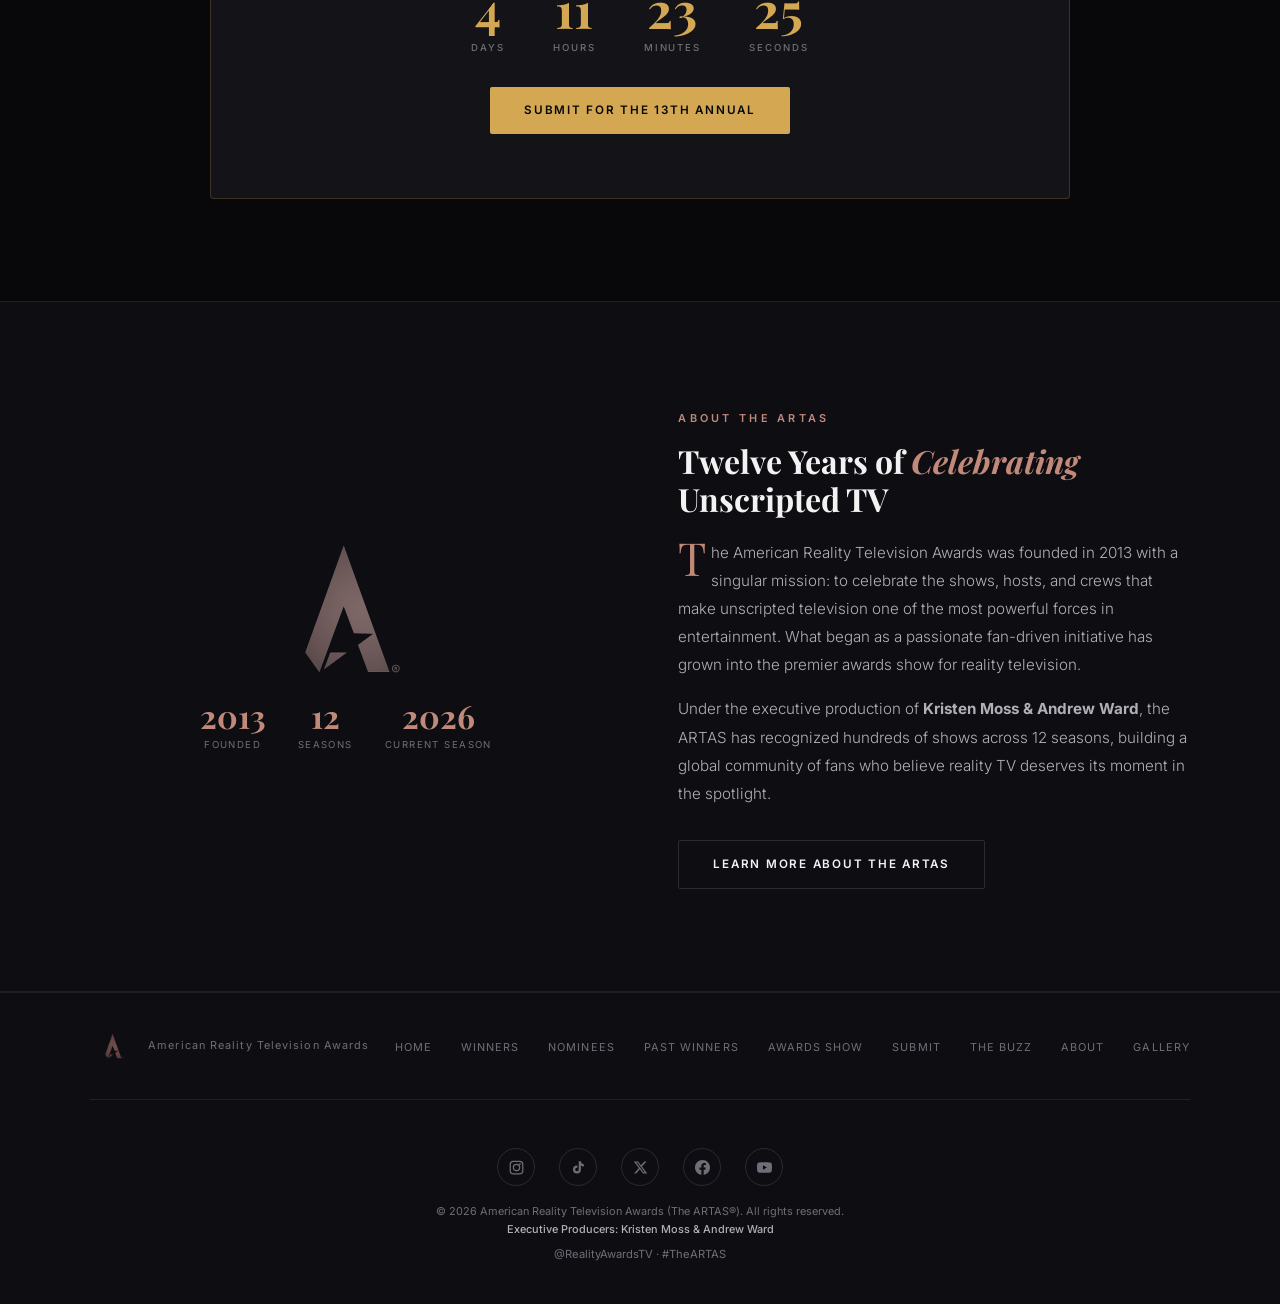
<file: awards-show.html>
<!DOCTYPE html>
<html lang="en">
<head>
<meta charset="UTF-8">
<meta name="viewport" content="width=device-width, initial-scale=1.0">
<title>12th Annual Awards Show | The ARTAS — American Reality Television Awards</title>
<meta name="description" content="The 12th Annual American Reality Television Awards. Winners are being announced throughout April 2026 exclusively on our social media. Follow @RealityAwardsTV.">
<meta property="og:title" content="The 12th Annual ARTAS — American Reality Television Awards">
<meta property="og:description" content="Winners are being announced throughout April 2026. Follow @RealityAwardsTV on Instagram, TikTok, X, Facebook, and YouTube.">
<meta property="og:type" content="website">
<link rel="preconnect" href="https://fonts.googleapis.com">
<link rel="preconnect" href="https://fonts.gstatic.com" crossorigin>
<link href="https://fonts.googleapis.com/css2?family=Playfair+Display:ital,wght@0,400;0,600;0,700;0,800;1,400;1,700&family=Inter:wght@300;400;500;600;700&display=swap" rel="stylesheet">
<style>
:root {
  --bg-primary: #08080A;
  --bg-surface: #0E0E12;
  --bg-card: #141418;
  --bg-card-hover: #1A1A20;
  --rose: #C1897A;
  --rose-light: #D4A498;
  --rose-pale: #E0BEB6;
  --rose-dim: #8B6259;
  --rose-glow: rgba(193, 137, 122, 0.15);
  --gold: #D4A853;
  --gold-light: #E8C97A;
  --gold-dim: #8B7340;
  --text-primary: #F2F2F2;
  --text-secondary: #B0B0B8;
  --text-muted: #6E6E78;
  --border: #1F1F26;
  --border-light: #2A2A34;
  --font-display: 'Playfair Display', Georgia, serif;
  --font-body: 'Inter', -apple-system, sans-serif;
  --transition-fast: 180ms cubic-bezier(0.16, 1, 0.3, 1);
  --transition-smooth: 400ms cubic-bezier(0.16, 1, 0.3, 1);
}

*, *::before, *::after { box-sizing: border-box; margin: 0; padding: 0; }
html { -webkit-font-smoothing: antialiased; -moz-osx-font-smoothing: grayscale; scroll-behavior: smooth; scroll-padding-top: 80px; }
body { font-family: var(--font-body); color: var(--text-primary); background: var(--bg-primary); line-height: 1.6; overflow-x: hidden; }
img { display: block; max-width: 100%; height: auto; }
a { color: var(--rose); text-decoration: none; transition: color var(--transition-fast); }
a:hover { color: var(--rose-light); }

/* NAV */
.nav { position: fixed; top: 0; left: 0; right: 0; z-index: 100; padding: 0 clamp(1.5rem, 4vw, 3rem); height: 72px; display: flex; align-items: center; justify-content: space-between; transition: background var(--transition-smooth), box-shadow var(--transition-smooth); }
.nav.scrolled { background: rgba(8,8,10,0.95); backdrop-filter: blur(20px); -webkit-backdrop-filter: blur(20px); box-shadow: 0 1px 0 rgba(193,137,122,0.12); }
.nav-logo { display: flex; align-items: center; gap: 12px; }
.nav-logo img { height: 38px; width: auto; }
.nav-logo span { font-family: var(--font-body); font-weight: 600; font-size: 0.8rem; letter-spacing: 0.25em; text-transform: uppercase; color: var(--text-primary); }
.nav-links { display: flex; align-items: center; gap: clamp(1.2rem, 2.5vw, 2.2rem); list-style: none; }
.nav-links a { font-size: 0.72rem; font-weight: 500; letter-spacing: 0.14em; text-transform: uppercase; color: var(--text-secondary); padding: 4px 0; position: relative; transition: color var(--transition-fast); }
.nav-links a::after { content: ''; position: absolute; bottom: -2px; left: 0; width: 0; height: 1px; background: var(--rose); transition: width var(--transition-smooth); }
.nav-links a:hover { color: var(--rose); }
.nav-links a:hover::after { width: 100%; }
.nav-links a.active { color: var(--rose); }
.nav-links a.active::after { width: 100%; }
.nav-cta { font-size: 0.68rem !important; font-weight: 600 !important; color: var(--bg-primary) !important; background: var(--rose); padding: 8px 18px !important; border-radius: 2px; transition: background var(--transition-fast), transform var(--transition-fast) !important; }
.nav-cta:hover { background: var(--rose-light) !important; color: var(--bg-primary) !important; transform: translateY(-1px); }
.nav-cta::after { display: none !important; }
.nav-mobile-toggle { display: none; background: none; border: none; cursor: pointer; padding: 8px; }
.nav-mobile-toggle span { display: block; width: 24px; height: 2px; background: var(--text-primary); margin: 5px 0; transition: all 0.3s; }
.nav-search-toggle { background: none; border: none; cursor: pointer; padding: 8px; color: var(--text-secondary); transition: color 0.2s; margin-left: 0.5rem; }
.nav-search-toggle:hover { color: var(--rose); }

/* MOBILE OVERLAY */
.mobile-overlay { position: fixed; inset: 0; z-index: 99; background: rgba(8,8,10,0.98); display: flex; flex-direction: column; align-items: center; justify-content: center; gap: 2rem; opacity: 0; pointer-events: none; transition: opacity 0.4s ease; }
.mobile-overlay.open { opacity: 1; pointer-events: all; }
.mobile-overlay a { font-family: var(--font-display); font-size: 1.4rem; color: var(--text-primary); }
.mobile-overlay a:hover { color: var(--rose); }
.mobile-close { position: absolute; top: 24px; right: 24px; background: none; border: none; color: var(--text-primary); font-size: 1.5rem; cursor: pointer; }

/* BUTTONS */
.btn { display: inline-flex; align-items: center; justify-content: center; font-family: var(--font-body); font-size: 0.73rem; font-weight: 600; letter-spacing: 0.15em; text-transform: uppercase; padding: 14px 34px; border: none; border-radius: 2px; cursor: pointer; transition: all var(--transition-fast); text-decoration: none; gap: 8px; }
.btn-rose { background: var(--rose); color: var(--bg-primary); }
.btn-rose:hover { background: var(--rose-light); color: var(--bg-primary); transform: translateY(-2px); box-shadow: 0 8px 30px rgba(193,137,122,0.25); }
.btn-gold { background: var(--gold); color: var(--bg-primary); }
.btn-gold:hover { background: var(--gold-light); color: var(--bg-primary); transform: translateY(-2px); box-shadow: 0 8px 30px rgba(212,168,83,0.25); }
.btn-outline { background: transparent; color: var(--text-primary); border: 1px solid var(--border-light); }
.btn-outline:hover { border-color: var(--rose); color: var(--rose); transform: translateY(-2px); }

/* REVEAL */
.reveal { opacity: 0; transform: translateY(28px); transition: opacity 0.75s cubic-bezier(0.16, 1, 0.3, 1), transform 0.75s cubic-bezier(0.16, 1, 0.3, 1); }
.reveal.visible { opacity: 1; transform: translateY(0); }
.reveal-delay-1 { transition-delay: 0.08s; }
.reveal-delay-2 { transition-delay: 0.16s; }
.reveal-delay-3 { transition-delay: 0.24s; }
.reveal-delay-4 { transition-delay: 0.32s; }

/* ============================================================
   HERO
   ============================================================ */
.hero {
  position: relative;
  min-height: 100vh;
  display: flex;
  flex-direction: column;
  align-items: center;
  justify-content: center;
  text-align: center;
  padding: 100px clamp(1.5rem, 4vw, 3rem) 80px;
  overflow: hidden;
}
.hero-top-line {
  position: absolute;
  top: 0; left: 0; right: 0;
  height: 2px;
  background: linear-gradient(90deg, transparent 0%, var(--rose-dim) 30%, var(--gold) 50%, var(--rose-dim) 70%, transparent 100%);
  z-index: 2;
}
.hero-bg {
  position: absolute;
  inset: 0;
  z-index: 0;
  background:
    radial-gradient(ellipse 80% 70% at 50% 0%, rgba(193,137,122,0.10) 0%, transparent 70%),
    radial-gradient(ellipse 50% 40% at 80% 80%, rgba(212,168,83,0.06) 0%, transparent 60%),
    radial-gradient(ellipse 40% 30% at 10% 60%, rgba(193,137,122,0.04) 0%, transparent 50%);
}
.hero-bg-grid {
  position: absolute;
  inset: 0;
  background-image: url("data:image/svg+xml,%3Csvg xmlns='http://www.w3.org/2000/svg' width='60' height='60'%3E%3Cpath d='M0 30 L60 30 M30 0 L30 60' stroke='%231F1F26' stroke-width='0.5'/%3E%3C/svg%3E");
  opacity: 0.35;
}
.hero-particles { position: absolute; inset: 0; z-index: 1; overflow: hidden; pointer-events: none; }
.sparkle { position: absolute; background: var(--rose); border-radius: 50%; animation: sparkle-float linear infinite; opacity: 0; }
@keyframes sparkle-float { 0% { opacity: 0; transform: translateY(100vh) scale(0); } 10% { opacity: 0.7; } 90% { opacity: 0.7; } 100% { opacity: 0; transform: translateY(-10vh) scale(1); } }

.hero-content { position: relative; z-index: 2; max-width: 860px; }
.hero-logo-wrap {
  margin: 0 auto 2rem;
  max-width: 560px;
  width: 85%;
}
.hero-logo-wrap img { width: 100%; height: auto; }

.hero-badge {
  display: inline-flex;
  align-items: center;
  gap: 10px;
  padding: 10px 28px;
  border: 1px solid var(--rose-dim);
  border-radius: 2px;
  margin-bottom: 2rem;
  background: rgba(193,137,122,0.06);
  animation: badge-pulse 3s ease-in-out infinite;
}
@keyframes badge-pulse {
  0%, 100% { box-shadow: 0 0 0 rgba(193,137,122,0); }
  50% { box-shadow: 0 0 20px rgba(193,137,122,0.15); }
}
.hero-badge .badge-dot {
  width: 6px; height: 6px; border-radius: 50%;
  background: var(--rose);
  box-shadow: 0 0 8px var(--rose);
  animation: dot-pulse 2s ease-in-out infinite;
  flex-shrink: 0;
}
@keyframes dot-pulse {
  0%, 100% { opacity: 1; transform: scale(1); }
  50% { opacity: 0.5; transform: scale(0.7); }
}
.hero-badge .badge-text {
  font-size: 0.72rem;
  font-weight: 600;
  letter-spacing: 0.2em;
  text-transform: uppercase;
  color: var(--rose-light);
}

.hero-title {
  font-family: var(--font-display);
  font-size: clamp(2.4rem, 1.8rem + 3vw, 4.2rem);
  font-weight: 800;
  line-height: 1.05;
  letter-spacing: -0.015em;
  margin-bottom: 1.25rem;
}
.hero-title .line-12th {
  color: var(--rose);
  font-style: italic;
  display: block;
}
.hero-title .line-annual {
  color: var(--text-primary);
  display: block;
}
.hero-title .line-artas {
  background: linear-gradient(135deg, var(--rose-light), var(--gold));
  -webkit-background-clip: text;
  -webkit-text-fill-color: transparent;
  background-clip: text;
  display: block;
}

.hero-divider { width: 60px; height: 1px; background: linear-gradient(90deg, transparent, var(--rose-dim), transparent); margin: 0 auto 1.5rem; }

.hero-subtitle {
  font-size: clamp(0.9rem, 0.8rem + 0.5vw, 1.05rem);
  color: var(--text-secondary);
  font-weight: 300;
  max-width: 540px;
  margin: 0 auto 2.5rem;
  line-height: 1.75;
}

.hero-ctas { display: flex; gap: 1rem; justify-content: center; flex-wrap: wrap; }

.hero-scroll {
  position: absolute;
  bottom: 2rem; left: 50%;
  transform: translateX(-50%);
  z-index: 2;
  display: flex; flex-direction: column; align-items: center; gap: 8px;
  color: var(--text-muted);
  font-size: 0.62rem;
  letter-spacing: 0.2em;
  text-transform: uppercase;
  animation: scroll-bounce 2.5s ease-in-out infinite;
}
@keyframes scroll-bounce {
  0%, 100% { transform: translateX(-50%) translateY(0); }
  50% { transform: translateX(-50%) translateY(8px); }
}

/* ============================================================
   SECTIONS
   ============================================================ */
.section { padding: clamp(4rem, 8vw, 7rem) clamp(1.5rem, 4vw, 3rem); }
.section-inner { max-width: 1100px; margin: 0 auto; }
.section-header { text-align: center; margin-bottom: clamp(2.5rem, 5vw, 3.5rem); }
.section-label { font-size: 0.68rem; font-weight: 600; letter-spacing: 0.3em; text-transform: uppercase; color: var(--rose); margin-bottom: 0.75rem; display: block; }
.section-label.gold { color: var(--gold); }
.section-title { font-family: var(--font-display); font-size: clamp(1.8rem, 1rem + 3vw, 3rem); font-weight: 700; line-height: 1.1; }
.section-title em { font-style: italic; color: var(--rose); }
.section-title em.gold { color: var(--gold); }
.section-divider { width: 60px; height: 1px; background: var(--rose-dim); margin: 1rem auto 0; }
.section-subtitle { font-size: 0.95rem; color: var(--text-secondary); font-weight: 300; max-width: 620px; margin: 1rem auto 0; line-height: 1.75; }

/* ============================================================
   WINNERS COMING SECTION
   ============================================================ */
.winners-coming { background: var(--bg-surface); border-top: 1px solid var(--border); border-bottom: 1px solid var(--border); }
.winners-coming-inner {
  max-width: 800px;
  margin: 0 auto;
  text-align: center;
}
.winners-coming-announce {
  display: inline-flex;
  align-items: center;
  gap: 10px;
  padding: 10px 24px;
  border: 1px solid rgba(193,137,122,0.35);
  border-radius: 2px;
  background: rgba(193,137,122,0.06);
  margin-bottom: 1.5rem;
}
.winners-coming-announce .live-dot {
  width: 7px; height: 7px; border-radius: 50%;
  background: var(--rose);
  box-shadow: 0 0 10px var(--rose);
  animation: dot-pulse 2s ease-in-out infinite;
  flex-shrink: 0;
}
.winners-coming-announce span {
  font-size: 0.68rem; font-weight: 600; letter-spacing: 0.2em; text-transform: uppercase; color: var(--rose-light);
}
.winners-coming-text {
  font-size: clamp(1rem, 0.9rem + 0.5vw, 1.15rem);
  color: var(--text-secondary);
  line-height: 1.8;
  margin-bottom: 2rem;
  font-weight: 300;
}
.winners-coming-text strong { color: var(--text-primary); font-weight: 600; }

.social-pills { display: flex; flex-wrap: wrap; justify-content: center; gap: 10px; margin-bottom: 2.5rem; }
.social-pill {
  display: inline-flex;
  align-items: center;
  gap: 8px;
  padding: 10px 18px;
  border: 1px solid var(--border-light);
  border-radius: 50px;
  color: var(--text-secondary);
  font-family: var(--font-body);
  font-size: 0.78rem;
  font-weight: 500;
  letter-spacing: 0.04em;
  transition: all var(--transition-fast);
  text-decoration: none;
}
.social-pill:hover { border-color: var(--rose); color: var(--rose); background: var(--rose-glow); transform: translateY(-2px); }
.social-pill svg { flex-shrink: 0; }

/* ============================================================
   BY THE NUMBERS
   ============================================================ */
.numbers { background: var(--bg-primary); }
.stats-grid {
  display: grid;
  grid-template-columns: repeat(5, 1fr);
  gap: 1px;
  background: var(--border);
  border: 1px solid var(--border);
  border-radius: 3px;
  overflow: hidden;
  max-width: 1100px;
  margin: 0 auto;
}
.stat-item { background: var(--bg-card); padding: 2rem 1.5rem; text-align: center; transition: background var(--transition-smooth); }
.stat-item:hover { background: var(--bg-card-hover); }
.stat-value {
  font-family: var(--font-display);
  font-size: clamp(1.8rem, 1.3rem + 1.5vw, 2.8rem);
  font-weight: 700;
  background: linear-gradient(135deg, var(--rose-light), var(--gold));
  -webkit-background-clip: text;
  -webkit-text-fill-color: transparent;
  background-clip: text;
  line-height: 1;
  margin-bottom: 0.5rem;
}
.stat-label { font-size: 0.62rem; font-weight: 500; letter-spacing: 0.18em; text-transform: uppercase; color: var(--text-muted); }

/* ============================================================
   THE NOMINEES
   ============================================================ */
.nominees-section { background: var(--bg-surface); border-top: 1px solid var(--border); border-bottom: 1px solid var(--border); }
.nominees-preview-inner { max-width: 820px; margin: 0 auto; text-align: center; }
.nominees-note {
  background: var(--bg-card);
  border: 1px solid var(--border);
  border-radius: 3px;
  padding: 2.5rem;
  position: relative;
  overflow: hidden;
}
.nominees-note::before {
  content: '';
  position: absolute;
  top: 0; left: 0; right: 0;
  height: 2px;
  background: linear-gradient(90deg, transparent, var(--rose-dim), var(--gold), var(--rose-dim), transparent);
}
.nominees-note p {
  font-size: clamp(0.95rem, 0.85rem + 0.5vw, 1.1rem);
  color: var(--text-secondary);
  line-height: 1.8;
  font-weight: 300;
  margin-bottom: 2rem;
}
.nominees-note p strong { color: var(--text-primary); font-weight: 600; }
.nominees-cats {
  display: flex;
  flex-wrap: wrap;
  gap: 8px;
  justify-content: center;
  margin-bottom: 2rem;
}
.cat-tag { text-decoration: none;
  display: inline-block;
  padding: 5px 14px;
  border: 1px solid var(--border-light);
  border-radius: 2px;
  font-size: 0.65rem;
  font-weight: 500;
  letter-spacing: 0.08em;
  color: var(--text-muted);
  text-transform: uppercase;
  transition: all var(--transition-fast);
}
.cat-tag:hover { border-color: var(--rose-dim); color: var(--rose); background: var(--rose-glow); }

/* ============================================================
   13TH ANNUAL PREVIEW
   ============================================================ */
.next-annual { background: var(--bg-primary); }
.next-annual-box {
  max-width: 860px;
  margin: 0 auto;
  background: var(--bg-card);
  border: 1px solid rgba(212,168,83,0.2);
  border-radius: 4px;
  padding: clamp(2.5rem, 5vw, 4rem);
  text-align: center;
  position: relative;
  overflow: hidden;
}
.next-annual-box::before {
  content: '';
  position: absolute;
  top: 0; left: 0; right: 0;
  height: 2px;
  background: linear-gradient(90deg, transparent, var(--gold), transparent);
}
.next-annual-box::after {
  content: '';
  position: absolute;
  inset: 0;
  background: radial-gradient(ellipse 80% 60% at 50% 0%, rgba(212,168,83,0.05) 0%, transparent 70%);
  pointer-events: none;
}
.next-annual-inner { position: relative; z-index: 1; }
.next-annual-label { font-size: 0.65rem; font-weight: 600; letter-spacing: 0.3em; text-transform: uppercase; color: var(--gold); margin-bottom: 1rem; display: block; }
.next-annual-title {
  font-family: var(--font-display);
  font-size: clamp(1.6rem, 1.2rem + 2vw, 2.6rem);
  font-weight: 700;
  line-height: 1.1;
  margin-bottom: 0.5rem;
}
.next-annual-title em { font-style: italic; color: var(--gold); }
.next-annual-subtitle { font-size: 0.95rem; color: var(--text-secondary); font-weight: 300; margin-bottom: 2rem; }

/* COUNTDOWN */
.countdown-row { display: flex; justify-content: center; gap: clamp(1.5rem, 4vw, 3rem); margin-bottom: 2rem; }
.countdown-item { text-align: center; }
.countdown-number {
  font-family: var(--font-display);
  font-size: clamp(2rem, 1.5rem + 2vw, 3.2rem);
  font-weight: 700;
  color: var(--gold);
  line-height: 1;
  display: block;
}
.countdown-label { font-size: 0.6rem; font-weight: 500; letter-spacing: 0.2em; text-transform: uppercase; color: var(--text-muted); margin-top: 0.4rem; display: block; }
.countdown-sep { font-family: var(--font-display); font-size: 2rem; color: var(--gold-dim); align-self: center; margin-top: -0.5rem; }

/* ============================================================
   ABOUT THE SHOW
   ============================================================ */
.about-show { background: var(--bg-surface); border-top: 1px solid var(--border); border-bottom: 1px solid var(--border); }
.about-show-inner {
  max-width: 1100px;
  margin: 0 auto;
  display: grid;
  grid-template-columns: 1fr 1fr;
  gap: clamp(3rem, 6vw, 6rem);
  align-items: center;
}
.about-show-visual { text-align: center; }
.about-show-logo { max-width: 240px; margin: 0 auto; opacity: 0.65; filter: saturate(0.5); }
.about-show-years {
  margin-top: 1.5rem;
  display: flex;
  justify-content: center;
  gap: 2rem;
}
.about-year-item { text-align: center; }
.about-year-num { font-family: var(--font-display); font-size: 2rem; font-weight: 700; color: var(--rose); line-height: 1; }
.about-year-lbl { font-size: 0.6rem; letter-spacing: 0.15em; text-transform: uppercase; color: var(--text-muted); margin-top: 0.3rem; }

.about-show-text h2 {
  font-family: var(--font-display);
  font-size: clamp(1.4rem, 1rem + 1.5vw, 2rem);
  font-weight: 700;
  line-height: 1.2;
  margin-bottom: 1.25rem;
}
.about-show-text h2 em { font-style: italic; color: var(--rose); }
.about-show-text p {
  font-size: 0.95rem;
  color: var(--text-secondary);
  line-height: 1.85;
  margin-bottom: 1rem;
  font-weight: 300;
}
.about-show-text p:first-of-type::first-letter {
  font-family: var(--font-display);
  font-size: 3em;
  float: left;
  line-height: 0.8;
  margin-right: 0.1em;
  color: var(--rose);
}

/* SOCIAL LINKS FOOTER */
.social-links { display: flex; justify-content: center; gap: 1.5rem; margin-top: 1.5rem; }
.social-links a { display: flex; align-items: center; justify-content: center; width: 38px; height: 38px; border: 1px solid var(--border-light); border-radius: 50%; color: var(--text-muted); transition: all var(--transition-fast); }
.social-links a:hover { border-color: var(--rose); color: var(--rose); transform: translateY(-2px); }
.social-links svg { width: 15px; height: 15px; }

/* FOOTER */
.footer { padding: 2.5rem clamp(1.5rem, 4vw, 3rem); border-top: 1px solid var(--border); background: var(--bg-surface); }
.footer-inner { max-width: 1100px; margin: 0 auto; display: flex; justify-content: space-between; align-items: center; flex-wrap: wrap; gap: 1.5rem; }
.footer-brand { display: flex; align-items: center; gap: 12px; }
.footer-brand img { height: 26px; opacity: 0.5; }
.footer-brand span { font-size: 0.68rem; color: var(--text-muted); letter-spacing: 0.1em; }
.footer-links { display: flex; gap: 1.8rem; list-style: none; }
.footer-links a { font-size: 0.68rem; color: var(--text-muted); letter-spacing: 0.1em; text-transform: uppercase; transition: color var(--transition-fast); }
.footer-links a:hover { color: var(--rose); }
.footer-copy { width: 100%; text-align: center; padding-top: 1.5rem; border-top: 1px solid var(--border); margin-top: 1rem; font-size: 0.68rem; color: var(--text-muted); line-height: 1.7; }
.footer-copy .producers { color: var(--text-secondary); font-weight: 500; }

/* ============================================================
   RESPONSIVE
   ============================================================ */
@media (max-width: 1024px) {
  .stats-grid { grid-template-columns: repeat(3, 1fr); }
}
@media (max-width: 768px) {
  .nav-links { display: none; }
  .nav-mobile-toggle { display: block; }
  .stats-grid { grid-template-columns: repeat(2, 1fr); }
  .about-show-inner { grid-template-columns: 1fr; text-align: center; }
  .about-show-text p:first-of-type::first-letter { float: none; font-size: 1em; margin: 0; }
  .footer-inner { flex-direction: column; text-align: center; }
  .footer-links { flex-wrap: wrap; justify-content: center; }
  .social-pill span { font-size: 0.73rem; }
}
@media (max-width: 540px) {
  .stats-grid { grid-template-columns: repeat(2, 1fr); }
  .hero-logo-wrap { max-width: 320px; width: 92%; }
  .countdown-row { gap: 1.2rem; }
  .social-pill span { display: none; }
  .social-pill { padding: 10px; border-radius: 50%; }
}
</style>
</head>
<body>

<!-- MOBILE OVERLAY -->
<div class="mobile-overlay" id="mobileMenu">
<button class="mobile-close" id="mobileClose" aria-label="Close menu">✕</button>
  <a href="index.html">Home</a>
  <a href="winners.html">12th Annual Winners</a>
  <a href="nominees.html">Nominees</a>
  <a href="past-winners.html">Past Winners</a>
  <a href="awards-show.html">Awards Show</a>
  <a href="submit.html">Submit Your Show</a>
  <a href="the-buzz.html">The Buzz</a>
  <a href="about.html">About Us</a>
  <a href="gallery.html">Gallery</a>
</div>

<!-- NAV -->
<nav class="nav" id="nav">
  <a href="index.html" class="nav-logo" style="text-decoration:none;">
    <img src="images/12th-logo-A-transparent.png" alt="The ARTAS">
    <span>The ARTAS</span>
  </a>
  <ul class="nav-links">
    <li><a href="index.html">Home</a></li>
    <li><a href="winners.html">12th Annual Winners</a></li>
    <li><a href="nominees.html">Nominees</a></li>
    <li><a href="past-winners.html">Past Winners</a></li>
    <li><a href="awards-show.html" class="active">Awards Show</a></li>
    <li><a href="submit.html">Submit Your Show</a></li>
    <li><a href="the-buzz.html">The Buzz</a></li>
    <li><a href="about.html">About Us</a></li>
    <li><a href="gallery.html" class="nav-cta">Gallery</a></li>
  </ul>
  <button class="nav-search-toggle" id="searchToggle" aria-label="Search"><svg viewBox="0 0 24 24" width="18" height="18" fill="none" stroke="currentColor" stroke-width="2"><circle cx="11" cy="11" r="8"/><path d="m21 21-4.3-4.3"/></svg></button>
  <button class="nav-mobile-toggle" id="mobileToggle" aria-label="Open menu">
    <span></span><span></span><span></span>
  </button>
</nav>

<!-- HERO -->
<section class="hero">
  <div class="hero-top-line"></div>
  <div class="hero-bg"></div>
  <div class="hero-bg-grid"></div>
  <div class="hero-particles" id="particles"></div>

  <div class="hero-content">
    <div class="hero-logo-wrap reveal">
      <img src="images/12th-annual-logo-transparent.png" alt="12th Annual ARTAS">
    </div>

    <div class="hero-badge reveal reveal-delay-1">
      <span class="badge-dot"></span>
      <span class="badge-text">Winners Announced Throughout April 2026</span>
    </div>

    <h1 class="hero-title reveal reveal-delay-2">
      <span class="line-12th">The 12th Annual</span>
      <span class="line-annual">American Reality</span>
      <span class="line-artas">Television Awards</span>
    </h1>

    <div class="hero-divider reveal reveal-delay-3"></div>

    <p class="hero-subtitle reveal reveal-delay-3">
      Celebrating excellence in unscripted television. 26 categories. 2 million votes. One incredible season of reality TV recognized.
    </p>

    <div class="hero-ctas reveal reveal-delay-4">
      <a href="winners.html" class="btn btn-rose winners-cta" style="display:none;">
        <svg width="16" height="16" viewBox="0 0 24 24" fill="none" stroke="currentColor" stroke-width="2"><path d="M12 2l3.09 6.26L22 9.27l-5 4.87 1.18 6.88L12 17.77l-6.18 3.25L7 14.14 2 9.27l6.91-1.01L12 2z"/></svg>
        See Winners So Far
      </a>
      <a href="nominees.html" class="btn btn-outline">View All Nominees</a>
    </div>
  </div>

  <div class="hero-scroll">
    <span>Scroll</span>
    <svg width="14" height="20" viewBox="0 0 14 20" fill="none" stroke="currentColor" stroke-width="1.5"><rect x="1" y="1" width="12" height="18" rx="6"/><circle cx="7" cy="6" r="1.5" fill="currentColor" stroke="none"><animate attributeName="cy" values="6;12;6" dur="2s" repeatCount="indefinite"/></circle></svg>
  </div>
</section>

<!-- WINNERS COMING -->
<section class="winners-coming section">
  <div class="winners-coming-inner">
    <div class="section-header reveal">
      <span class="section-label">12th Annual Winners</span>
      <h2 class="section-title">Winners Are Being <em>Revealed</em></h2>
      <div class="section-divider"></div>
    </div>

    <div class="winners-coming-announce reveal">
      <span class="live-dot"></span>
      <span>Live Reveals — April 2026</span>
    </div>

    <p class="winners-coming-text reveal">
      Winners are being announced throughout <strong>April 2026</strong> exclusively on our social media.
      Follow <strong>@RealityAwardsTV</strong> on Instagram, TikTok, X, Facebook, and YouTube
      so you don't miss a single reveal.
    </p>

    <div class="social-pills reveal reveal-delay-1">
      <a href="https://www.instagram.com/realityawardstv/" class="social-pill" target="_blank" rel="noopener">
        <svg width="17" height="17" viewBox="0 0 24 24" fill="none" stroke="currentColor" stroke-width="2"><rect x="2" y="2" width="20" height="20" rx="5"/><circle cx="12" cy="12" r="5"/><circle cx="17.5" cy="6.5" r="1.5" fill="currentColor" stroke="none"/></svg>
        <span>Instagram</span>
      </a>
      <a href="https://www.tiktok.com/@realityawardstv" class="social-pill" target="_blank" rel="noopener">
        <svg width="17" height="17" viewBox="0 0 24 24" fill="currentColor"><path d="M19.59 6.69a4.83 4.83 0 0 1-3.77-4.25V2h-3.45v13.67a2.89 2.89 0 0 1-2.88 2.5 2.89 2.89 0 0 1-2.89-2.89 2.89 2.89 0 0 1 2.89-2.89c.28 0 .54.04.79.1v-3.51a6.37 6.37 0 0 0-.79-.05A6.34 6.34 0 0 0 3.15 15.2a6.34 6.34 0 0 0 6.34 6.34 6.34 6.34 0 0 0 6.34-6.34V8.75a8.28 8.28 0 0 0 4.84 1.55V6.85a4.85 4.85 0 0 1-1.08-.16z"/></svg>
        <span>TikTok</span>
      </a>
      <a href="https://twitter.com/realityawardstv" class="social-pill" target="_blank" rel="noopener">
        <svg width="17" height="17" viewBox="0 0 24 24" fill="currentColor"><path d="M18.244 2.25h3.308l-7.227 8.26 8.502 11.24H16.17l-5.214-6.817L4.99 21.75H1.68l7.73-8.835L1.254 2.25H8.08l4.713 6.231zm-1.161 17.52h1.833L7.084 4.126H5.117z"/></svg>
        <span>X / Twitter</span>
      </a>
      <a href="https://www.facebook.com/RealityTVAwards/" class="social-pill" target="_blank" rel="noopener">
        <svg width="17" height="17" viewBox="0 0 24 24" fill="currentColor"><path d="M24 12.073c0-6.627-5.373-12-12-12s-12 5.373-12 12c0 5.99 4.388 10.954 10.125 11.854v-8.385H7.078v-3.47h3.047V9.43c0-3.007 1.792-4.669 4.533-4.669 1.312 0 2.686.235 2.686.235v2.953H15.83c-1.491 0-1.956.925-1.956 1.874v2.25h3.328l-.532 3.47h-2.796v8.385C19.612 23.027 24 18.062 24 12.073z"/></svg>
        <span>Facebook</span>
      </a>
      <a href="https://www.youtube.com/realityawardstv" class="social-pill" target="_blank" rel="noopener">
        <svg width="17" height="17" viewBox="0 0 24 24" fill="currentColor"><path d="M23.498 6.186a3.016 3.016 0 0 0-2.122-2.136C19.505 3.545 12 3.545 12 3.545s-7.505 0-9.377.505A3.017 3.017 0 0 0 .502 6.186C0 8.07 0 12 0 12s0 3.93.502 5.814a3.016 3.016 0 0 0 2.122 2.136c1.871.505 9.376.505 9.376.505s7.505 0 9.377-.505a3.015 3.015 0 0 0 2.122-2.136C24 15.93 24 12 24 12s0-3.93-.502-5.814z"/><polygon points="9.545,15.568 15.818,12 9.545,8.432" fill="#08080A"/></svg>
        <span>YouTube</span>
      </a>
    </div>

    <div class="reveal reveal-delay-2">
      <a href="winners.html" class="btn btn-rose winners-cta" style="display:none;">
        <svg width="16" height="16" viewBox="0 0 24 24" fill="none" stroke="currentColor" stroke-width="2"><path d="M12 2l3.09 6.26L22 9.27l-5 4.87 1.18 6.88L12 17.77l-6.18 3.25L7 14.14 2 9.27l6.91-1.01L12 2z"/></svg>
        See Winners Announced So Far
      </a>
    </div>
  </div>
</section>

<!-- BY THE NUMBERS -->
<section class="numbers section">
  <div class="section-inner">
    <div class="section-header reveal">
      <span class="section-label">The Scale</span>
      <h2 class="section-title">By the <em>Numbers</em></h2>
      <div class="section-divider"></div>
    </div>
    <div class="stats-grid reveal reveal-delay-1">
      <div class="stat-item">
        <div class="stat-value">26+</div>
        <div class="stat-label">Categories</div>
      </div>
      <div class="stat-item">
        <div class="stat-value">2M+</div>
        <div class="stat-label">Public Votes</div>
      </div>
      <div class="stat-item">
        <div class="stat-value">100+</div>
        <div class="stat-label">Shows Nominated</div>
      </div>
      <div class="stat-item">
        <div class="stat-value">30+</div>
        <div class="stat-label">Networks</div>
      </div>
      <div class="stat-item">
        <div class="stat-value">Millions</div>
        <div class="stat-label">of Fans Worldwide</div>
      </div>
    </div>
  </div>
</section>

<!-- THE NOMINEES -->
<section class="nominees-section section">
  <div class="section-inner">
    <div class="section-header reveal">
      <span class="section-label">12th Annual</span>
      <h2 class="section-title">The <em>Nominees</em></h2>
      <div class="section-divider"></div>
    </div>
    <div class="nominees-preview-inner">
      <div class="nominees-note reveal reveal-delay-1">
        <p>After months of public voting, the official <strong>12th Annual nominees</strong> span 26 categories across network, cable, and streaming. From competition giants to hidden-gem docu-series, the breadth of unscripted television is fully represented.</p>
        <div class="nominees-cats">
          <a href="nominees.html" class="cat-tag">Competition</a>
          <a href="nominees.html" class="cat-tag">Docu-Series</a>
          <a href="nominees.html" class="cat-tag">Game Shows</a>
          <a href="nominees.html" class="cat-tag">True Crime</a>
          <a href="nominees.html" class="cat-tag">Reality Royalty</a>
          <a href="nominees.html" class="cat-tag">Outstanding Host</a>
          <a href="nominees.html" class="cat-tag">Best Editing</a>
          <a href="nominees.html" class="cat-tag">Food Series</a>
          <a href="nominees.html" class="cat-tag">Talk &amp; Variety</a>
          <a href="nominees.html" class="cat-tag">Digital Reality</a>
          <a href="nominees.html" class="cat-tag">International</a>
          <a href="nominees.html" class="cat-tag">+ 15 More</a>
        </div>
        <a href="nominees.html" class="btn btn-rose">View All Nominees</a>
      </div>
    </div>
  </div>
</section>

<!-- 13TH ANNUAL PREVIEW -->
<section class="next-annual section">
  <div class="section-inner">
    <div class="next-annual-box reveal">
      <div class="next-annual-inner">
        <span class="next-annual-label">Coming Soon</span>
        <h2 class="next-annual-title">13th Annual <em>Submissions</em> Open</h2>
        <p class="next-annual-subtitle">Submit your show starting April 1, 2026. Be part of the next celebration of unscripted excellence.</p>

        <div class="countdown-row" id="countdown">
          <div class="countdown-item">
            <span class="countdown-number" id="cd-days">—</span>
            <span class="countdown-label">Days</span>
          </div>
          <div class="countdown-item">
            <span class="countdown-number" id="cd-hours">—</span>
            <span class="countdown-label">Hours</span>
          </div>
          <div class="countdown-item">
            <span class="countdown-number" id="cd-mins">—</span>
            <span class="countdown-label">Minutes</span>
          </div>
          <div class="countdown-item">
            <span class="countdown-number" id="cd-secs">—</span>
            <span class="countdown-label">Seconds</span>
          </div>
        </div>

        <a href="submit.html" class="btn btn-gold">Submit for the 13th Annual</a>
      </div>
    </div>
  </div>
</section>

<!-- ABOUT THE SHOW -->
<section class="about-show section">
  <div class="about-show-inner">
    <div class="about-show-visual reveal">
      <div class="about-show-logo">
        <img src="images/12th-logo-A-transparent.png" alt="The ARTAS Logo">
      </div>
      <div class="about-show-years">
        <div class="about-year-item">
          <div class="about-year-num">2013</div>
          <div class="about-year-lbl">Founded</div>
        </div>
        <div class="about-year-item">
          <div class="about-year-num">12</div>
          <div class="about-year-lbl">Seasons</div>
        </div>
        <div class="about-year-item">
          <div class="about-year-num">2026</div>
          <div class="about-year-lbl">Current Season</div>
        </div>
      </div>
    </div>
    <div class="about-show-text reveal reveal-delay-1">
      <div style="margin-bottom:0.75rem;">
        <span style="font-size:0.68rem;font-weight:600;letter-spacing:0.3em;text-transform:uppercase;color:var(--rose);">About The ARTAS</span>
      </div>
      <h2>Twelve Years of <em>Celebrating</em> Unscripted TV</h2>
      <p>The American Reality Television Awards was founded in 2013 with a singular mission: to celebrate the shows, hosts, and crews that make unscripted television one of the most powerful forces in entertainment. What began as a passionate fan-driven initiative has grown into the premier awards show for reality television.</p>
      <p>Under the executive production of <strong>Kristen Moss &amp; Andrew Ward</strong>, the ARTAS has recognized hundreds of shows across 12 seasons, building a global community of fans who believe reality TV deserves its moment in the spotlight.</p>
      <a href="about.html" class="btn btn-outline" style="margin-top:1rem;">Learn More About The ARTAS</a>
    </div>
  </div>
</section>

<!-- FOOTER -->
<footer class="footer">
  <div class="footer-inner">
    <div class="footer-brand">
      <img src="images/12th-logo-A-transparent.png" alt="ARTAS">
      <span>American Reality Television Awards</span>
    </div>
    <ul class="footer-links">
      <li><a href="index.html">Home</a></li>
      <li><a href="winners.html">Winners</a></li>
      <li><a href="nominees.html">Nominees</a></li>
      <li><a href="past-winners.html">Past Winners</a></li>
      <li><a href="awards-show.html">Awards Show</a></li>
      <li><a href="submit.html">Submit</a></li>
      <li><a href="the-buzz.html">The Buzz</a></li>
      <li><a href="about.html">About</a></li>
      <li><a href="gallery.html">Gallery</a></li>
    </ul>
    <div class="footer-copy">
      <div class="social-links" style="margin-bottom:1rem;">
        <a href="https://www.instagram.com/realityawardstv/" aria-label="Instagram" target="_blank">
          <svg viewBox="0 0 24 24" fill="none" stroke="currentColor" stroke-width="2"><rect x="2" y="2" width="20" height="20" rx="5"/><circle cx="12" cy="12" r="5"/><circle cx="17.5" cy="6.5" r="1.5" fill="currentColor" stroke="none"/></svg>
        </a>
        <a href="https://www.tiktok.com/@realityawardstv" aria-label="TikTok" target="_blank">
          <svg viewBox="0 0 24 24" fill="currentColor"><path d="M19.59 6.69a4.83 4.83 0 0 1-3.77-4.25V2h-3.45v13.67a2.89 2.89 0 0 1-2.88 2.5 2.89 2.89 0 0 1-2.89-2.89 2.89 2.89 0 0 1 2.89-2.89c.28 0 .54.04.79.1v-3.51a6.37 6.37 0 0 0-.79-.05A6.34 6.34 0 0 0 3.15 15.2a6.34 6.34 0 0 0 6.34 6.34 6.34 6.34 0 0 0 6.34-6.34V8.75a8.28 8.28 0 0 0 4.84 1.55V6.85a4.85 4.85 0 0 1-1.08-.16z"/></svg>
        </a>
        <a href="https://twitter.com/realityawardstv" aria-label="X" target="_blank">
          <svg viewBox="0 0 24 24" fill="currentColor"><path d="M18.244 2.25h3.308l-7.227 8.26 8.502 11.24H16.17l-5.214-6.817L4.99 21.75H1.68l7.73-8.835L1.254 2.25H8.08l4.713 6.231zm-1.161 17.52h1.833L7.084 4.126H5.117z"/></svg>
        </a>
        <a href="https://www.facebook.com/RealityTVAwards/" aria-label="Facebook" target="_blank">
          <svg viewBox="0 0 24 24" fill="currentColor"><path d="M24 12.073c0-6.627-5.373-12-12-12s-12 5.373-12 12c0 5.99 4.388 10.954 10.125 11.854v-8.385H7.078v-3.47h3.047V9.43c0-3.007 1.792-4.669 4.533-4.669 1.312 0 2.686.235 2.686.235v2.953H15.83c-1.491 0-1.956.925-1.956 1.874v2.25h3.328l-.532 3.47h-2.796v8.385C19.612 23.027 24 18.062 24 12.073z"/></svg>
        </a>
        <a href="https://www.youtube.com/realityawardstv" aria-label="YouTube" target="_blank">
          <svg viewBox="0 0 24 24" fill="currentColor"><path d="M23.498 6.186a3.016 3.016 0 0 0-2.122-2.136C19.505 3.545 12 3.545 12 3.545s-7.505 0-9.377.505A3.017 3.017 0 0 0 .502 6.186C0 8.07 0 12 0 12s0 3.93.502 5.814a3.016 3.016 0 0 0 2.122 2.136c1.871.505 9.376.505 9.376.505s7.505 0 9.377-.505a3.015 3.015 0 0 0 2.122-2.136C24 15.93 24 12 24 12s0-3.93-.502-5.814z"/><polygon points="9.545,15.568 15.818,12 9.545,8.432" fill="#08080A"/></svg>
        </a>
      </div>
      <p>&copy; 2026 American Reality Television Awards (The ARTAS&reg;). All rights reserved.</p>
      <p class="producers">Executive Producers: Kristen Moss &amp; Andrew Ward</p>
      <p style="margin-top:6px;font-size:0.7rem;">@RealityAwardsTV &middot; #TheARTAS</p>
    </div>
  </div>
</footer>

<script>
// NAV SCROLL
const nav = document.getElementById('nav');
window.addEventListener('scroll', () => { nav.classList.toggle('scrolled', window.scrollY > 40); }, { passive: true });

// MOBILE MENU
const mobileToggle = document.getElementById('mobileToggle');
const mobileMenu = document.getElementById('mobileMenu');
const mobileClose = document.getElementById('mobileClose');
mobileToggle.addEventListener('click', () => mobileMenu.classList.add('open'));
mobileClose.addEventListener('click', () => mobileMenu.classList.remove('open'));
function closeMobile() { mobileMenu.classList.remove('open'); }

// SPARKLES
(function() {
  const c = document.getElementById('particles');
  if (!c) return;
  for (let i = 0; i < 22; i++) {
    const s = document.createElement('div');
    s.className = 'sparkle';
    s.style.left = Math.random() * 100 + '%';
    s.style.animationDuration = (7 + Math.random() * 10) + 's';
    s.style.animationDelay = Math.random() * 12 + 's';
    s.style.width = s.style.height = (1.5 + Math.random() * 2.5) + 'px';
    c.appendChild(s);
  }
})();

// REVEAL ANIMATIONS
(function() {
  const obs = new IntersectionObserver((entries) => {
    entries.forEach(e => { if (e.isIntersecting) { e.target.classList.add('visible'); obs.unobserve(e.target); } });
  }, { threshold: 0.08, rootMargin: '0px 0px -40px 0px' });
  document.querySelectorAll('.reveal').forEach(el => obs.observe(el));
})();

// COUNTDOWN to April 1, 2026
(function updateCountdown() {
  const target = new Date('2026-04-01T00:00:00');
  function tick() {
    const now = new Date();
    const diff = target - now;
    if (diff <= 0) {
      document.getElementById('cd-days').textContent = '0';
      document.getElementById('cd-hours').textContent = '0';
      document.getElementById('cd-mins').textContent = '0';
      document.getElementById('cd-secs').textContent = '0';
      return;
    }
    const d = Math.floor(diff / 86400000);
    const h = Math.floor((diff % 86400000) / 3600000);
    const m = Math.floor((diff % 3600000) / 60000);
    const s = Math.floor((diff % 60000) / 1000);
    document.getElementById('cd-days').textContent = String(d).padStart(2, '0');
    document.getElementById('cd-hours').textContent = String(h).padStart(2, '0');
    document.getElementById('cd-mins').textContent = String(m).padStart(2, '0');
    document.getElementById('cd-secs').textContent = String(s).padStart(2, '0');
  }
  tick();
  setInterval(tick, 1000);
})();
// Show winners buttons only after April 1
(function() {
  if (new Date() >= new Date('2026-04-01T00:00:00-07:00')) {
    document.querySelectorAll('.winners-cta').forEach(el => el.style.display = '');
  }
})();
</script>
<script src="global-search.js"></script>
</body>
</html>
</file>
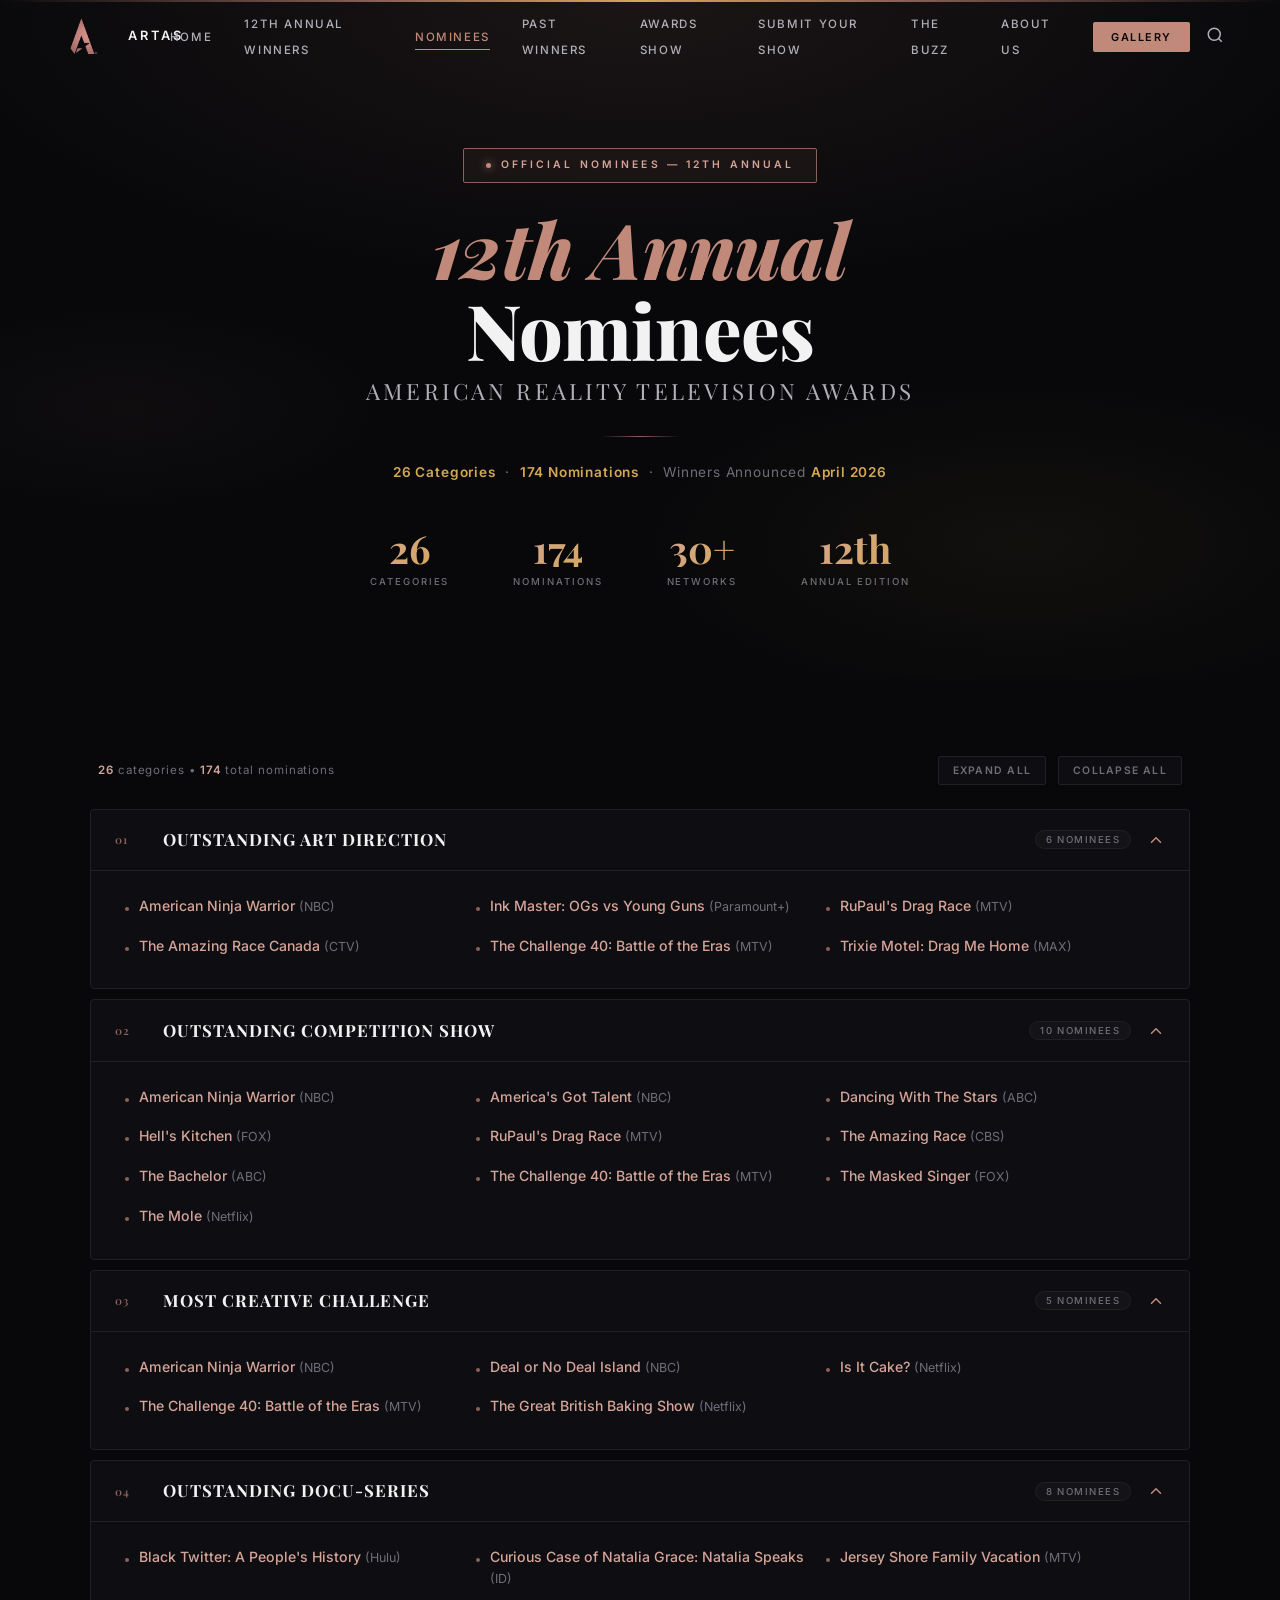
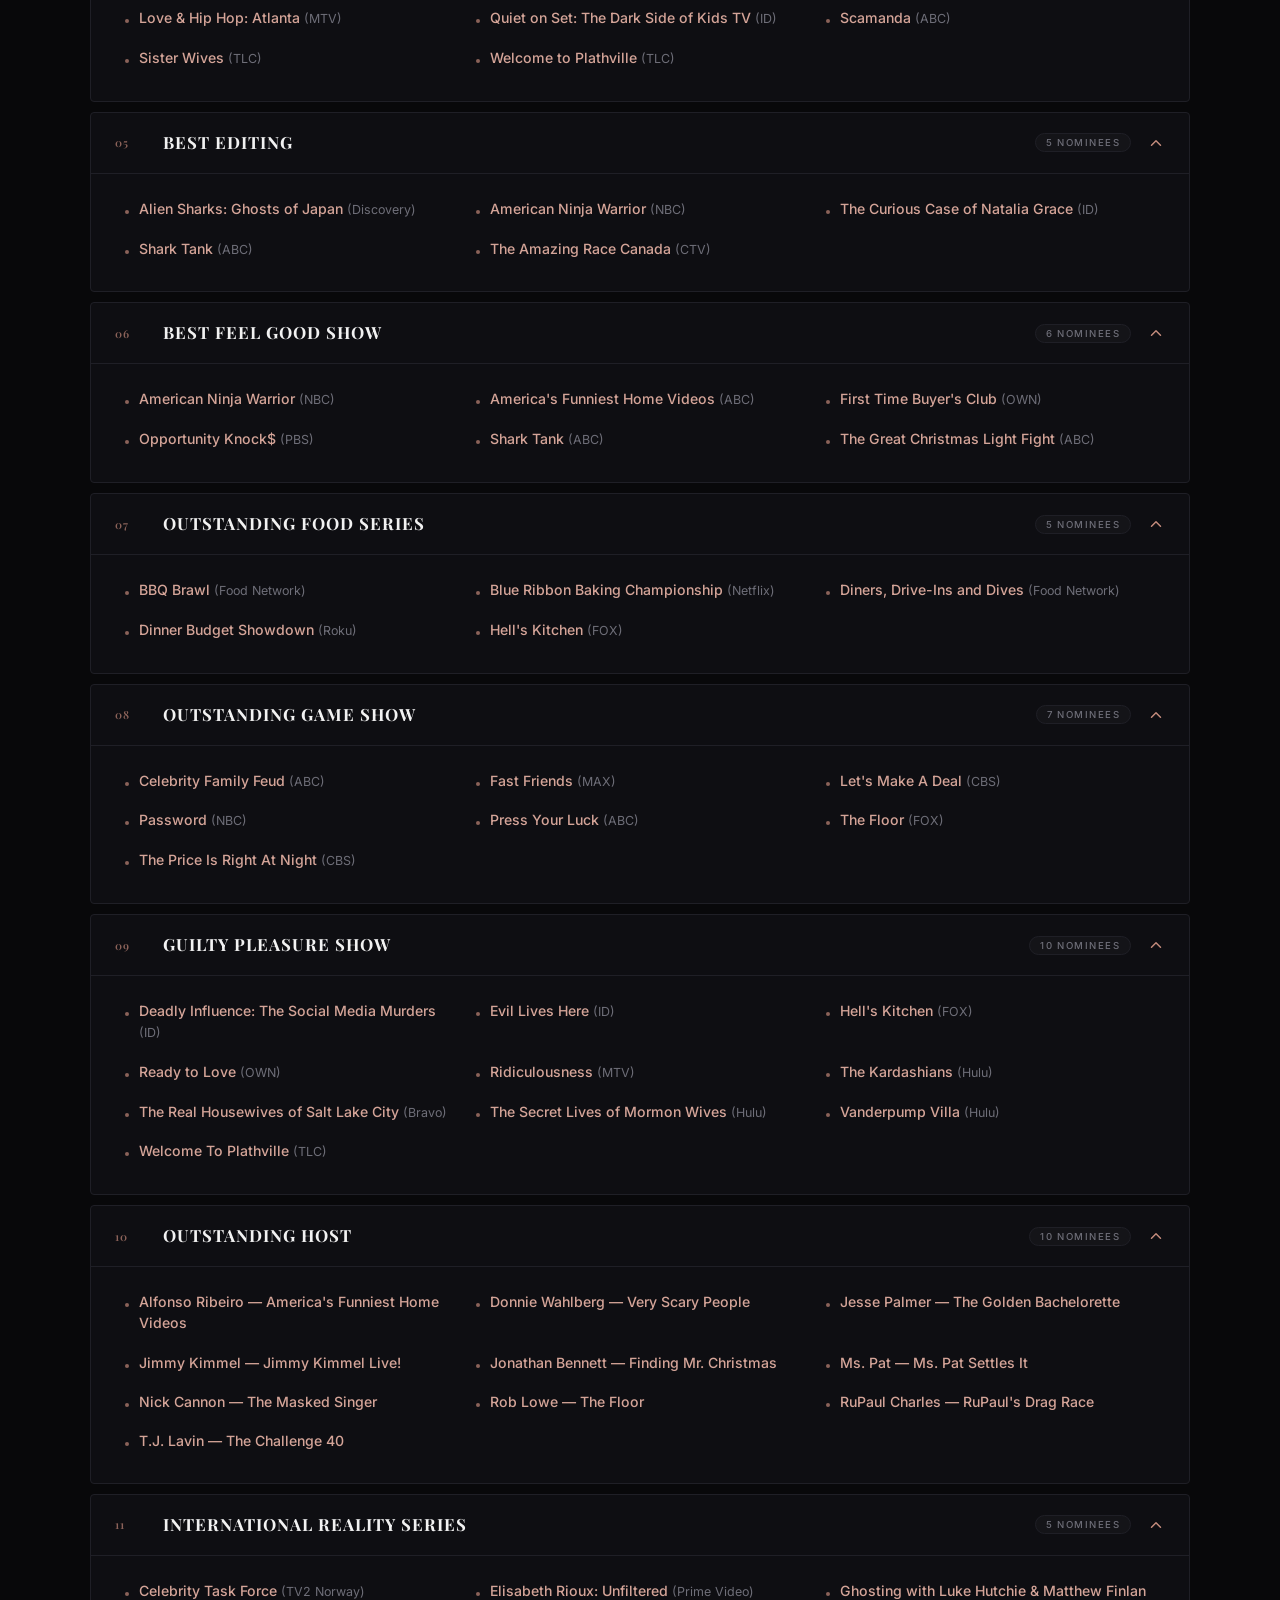
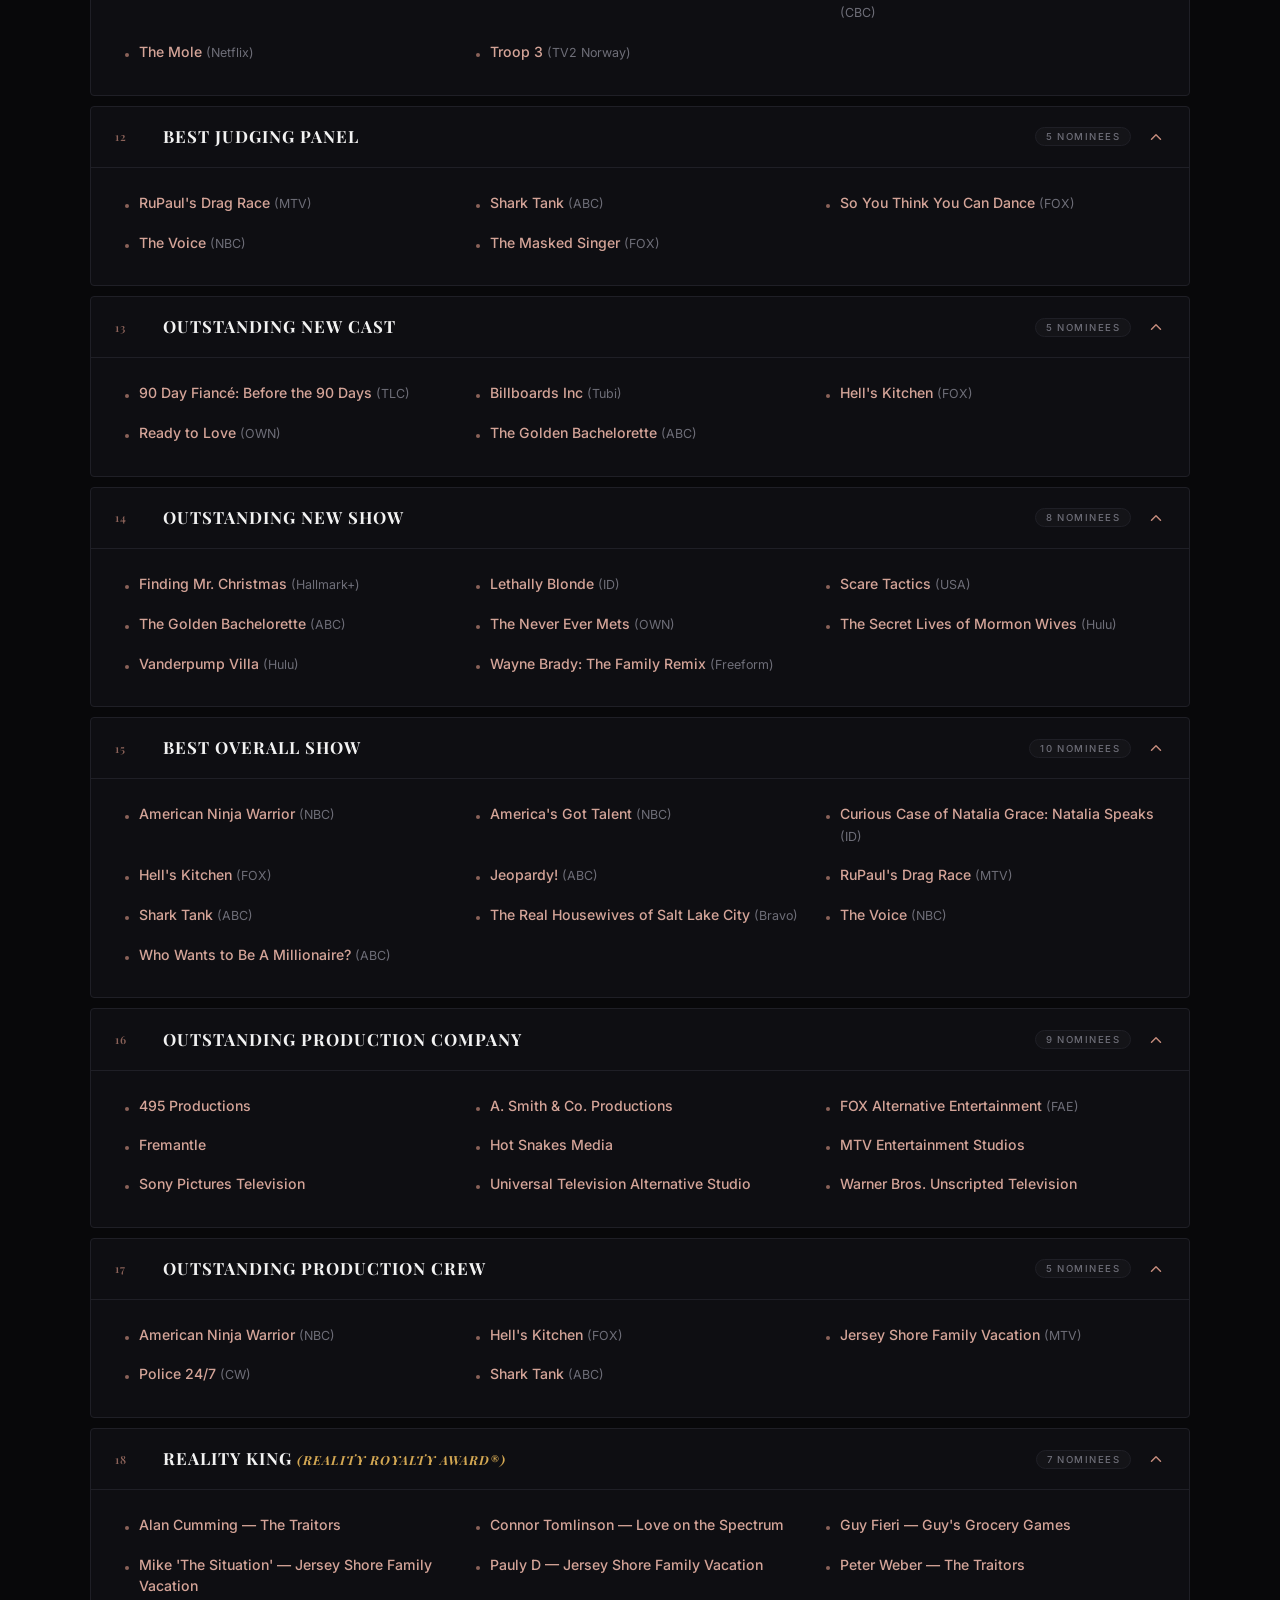
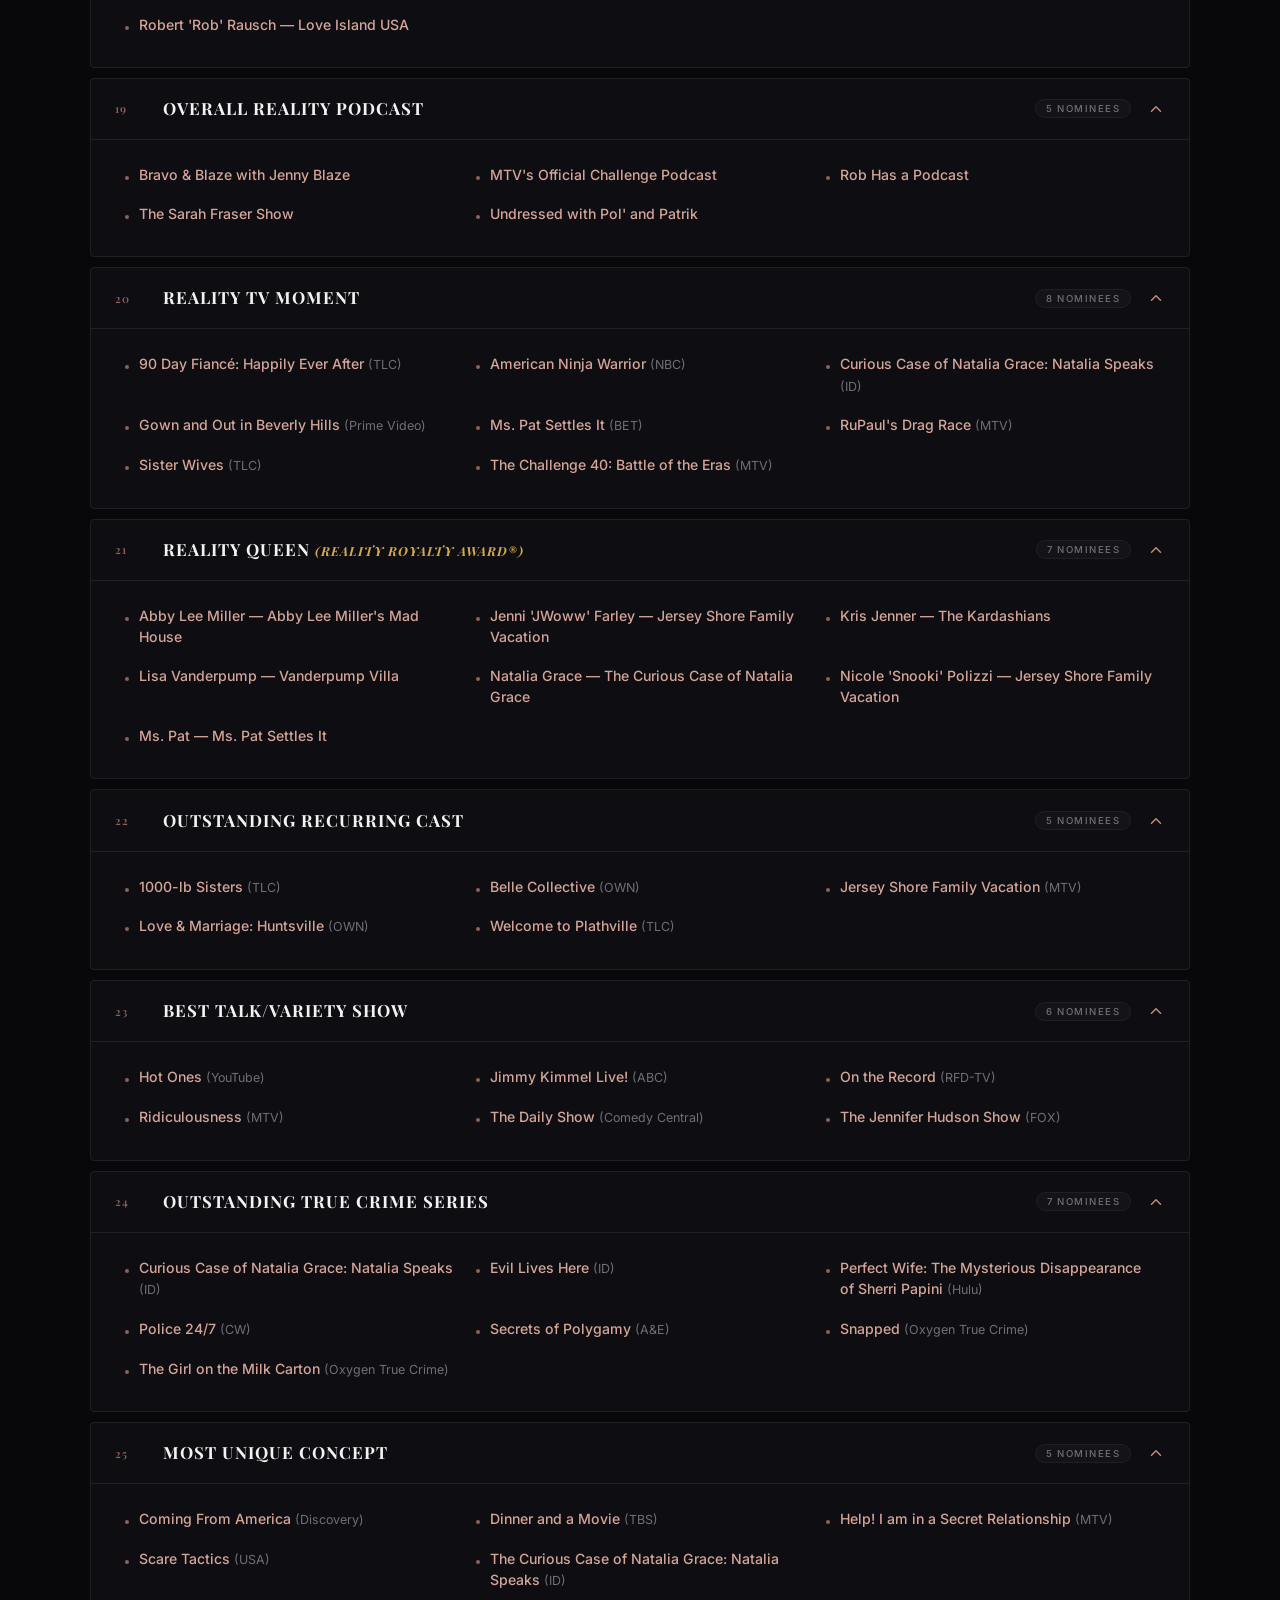
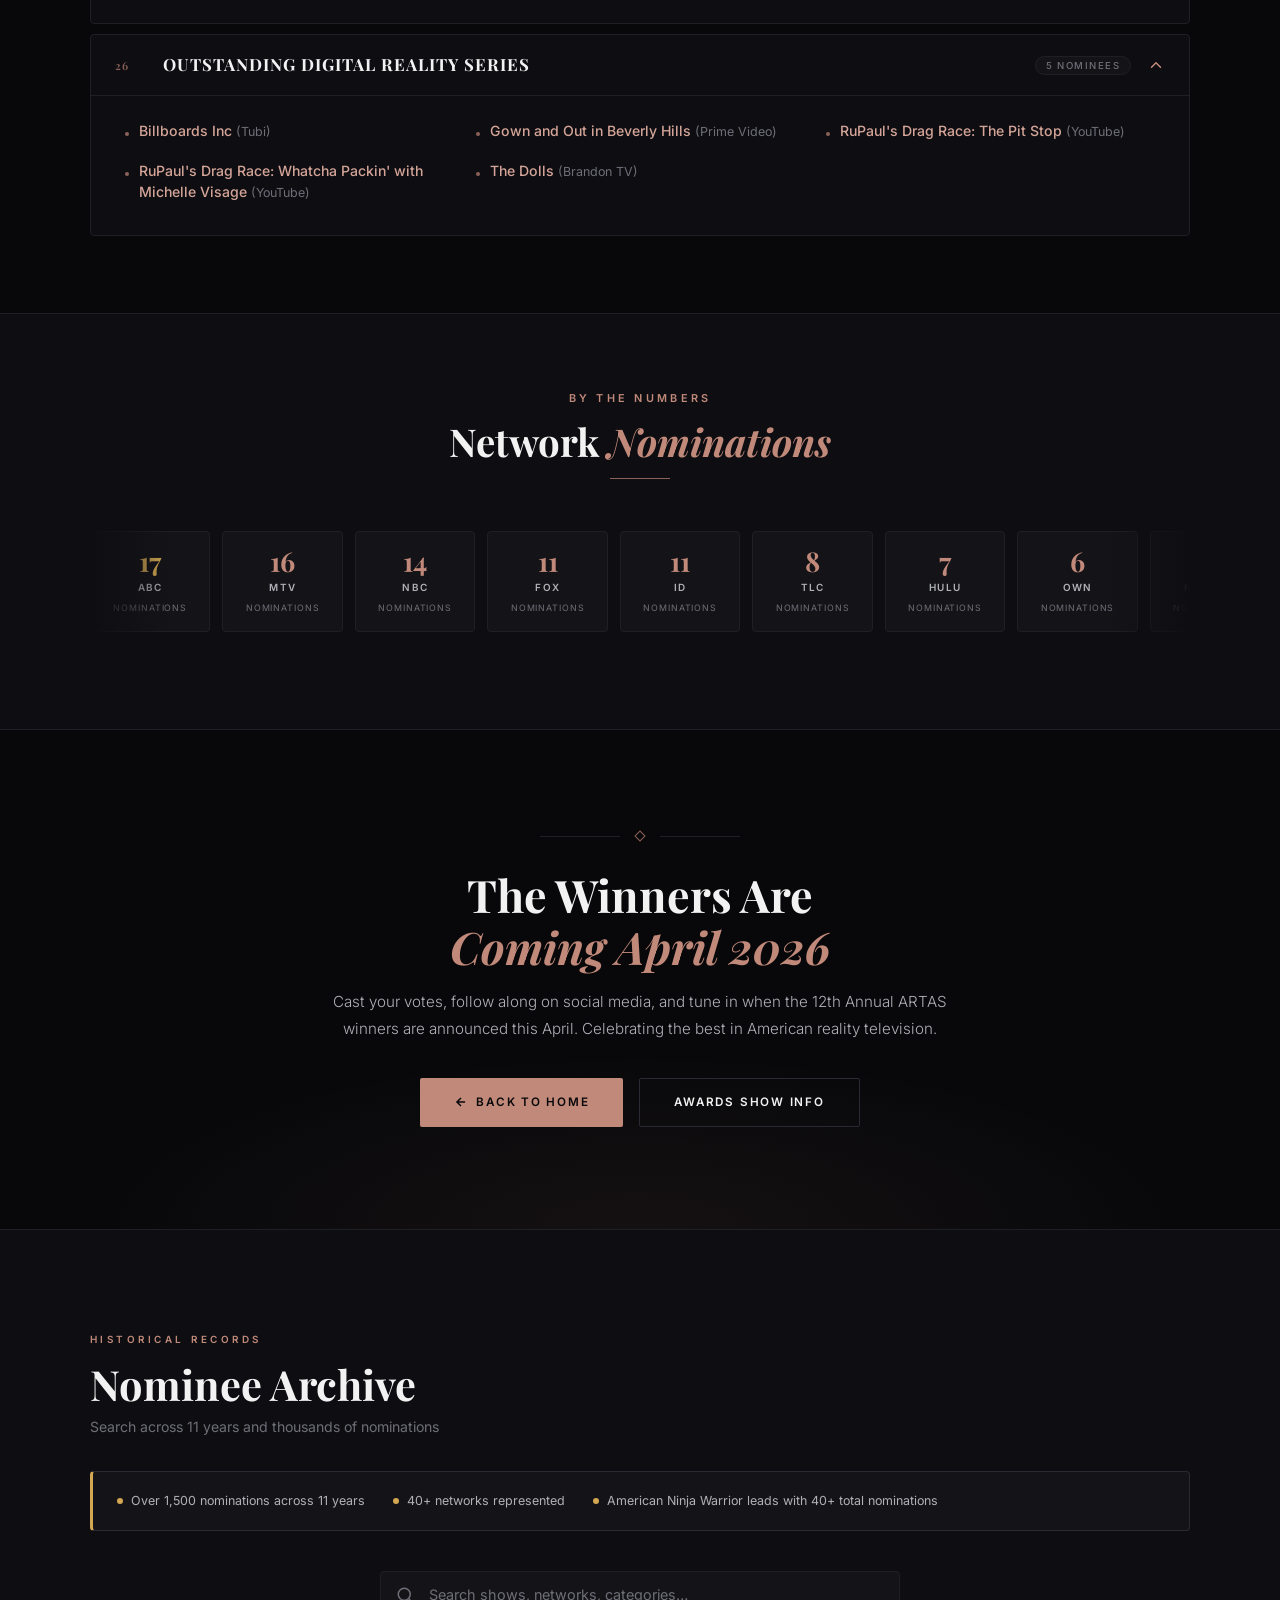
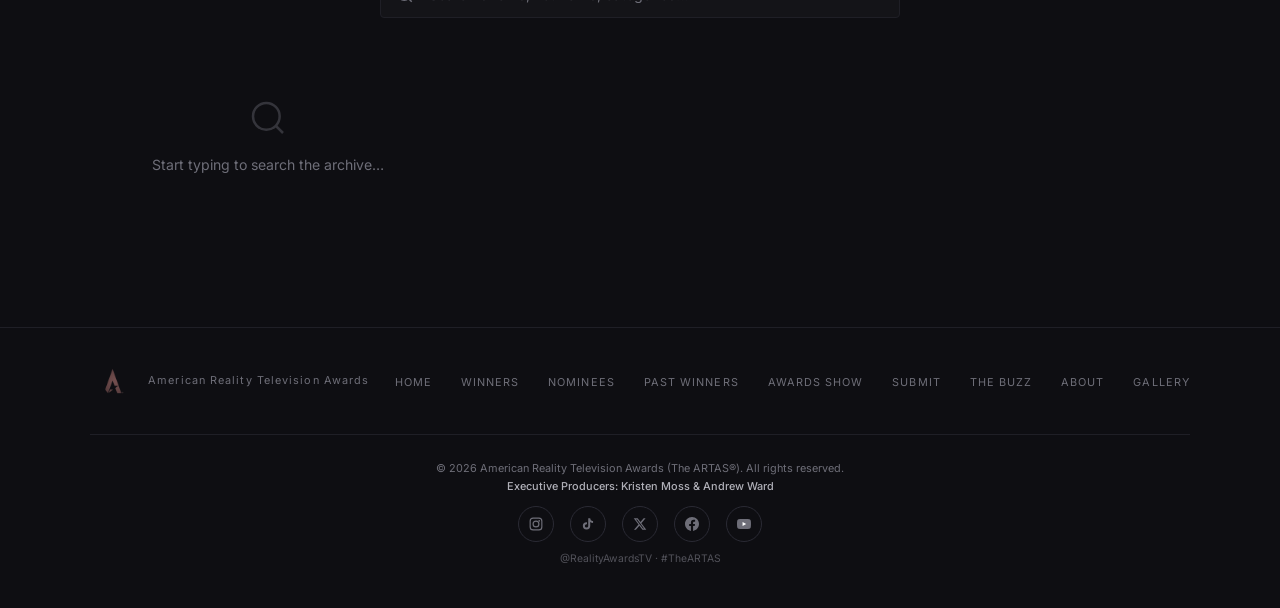
<file: nominees.html>
<!DOCTYPE html>
<html lang="en">
<head>
<meta charset="UTF-8">
<meta name="viewport" content="width=device-width, initial-scale=1.0">
<title>12th Annual Nominees | The ARTAS — American Reality Television Awards</title>
<meta name="description" content="All 26 categories of nominees for the 12th Annual American Reality Television Awards. See who&#39;s nominated across competition, docu-series, game shows, and more.">
<meta property="og:title" content="12th Annual Nominees — The ARTAS">
<meta property="og:description" content="Explore all 26 categories of nominees for the 12th Annual American Reality Television Awards.">
<meta property="og:type" content="website">
<link rel="preconnect" href="https://fonts.googleapis.com">
<link rel="preconnect" href="https://fonts.gstatic.com" crossorigin>
<link href="https://fonts.googleapis.com/css2?family=Playfair+Display:ital,wght@0,400;0,600;0,700;0,800;1,400;1,700&family=Inter:wght@300;400;500;600;700&display=swap" rel="stylesheet">
<style>
/* ============================================================
   DESIGN TOKENS
   ============================================================ */
:root {
  --bg-primary: #08080A;
  --bg-surface: #0E0E12;
  --bg-card: #141418;
  --bg-card-hover: #1A1A20;
  --rose: #C1897A;
  --rose-light: #D4A498;
  --rose-pale: #E0BEB6;
  --rose-dim: #8B6259;
  --rose-glow: rgba(193, 137, 122, 0.15);
  --gold: #D4A853;
  --gold-light: #E8C97A;
  --gold-dim: #8B7340;
  --text-primary: #F2F2F2;
  --text-secondary: #B0B0B8;
  --text-muted: #6E6E78;
  --border: #1F1F26;
  --border-light: #2A2A34;
  --font-display: 'Playfair Display', Georgia, serif;
  --font-body: 'Inter', -apple-system, sans-serif;
  --transition-fast: 180ms cubic-bezier(0.16, 1, 0.3, 1);
  --transition-smooth: 400ms cubic-bezier(0.16, 1, 0.3, 1);
}

/* ============================================================
   RESET
   ============================================================ */
*, *::before, *::after { box-sizing: border-box; margin: 0; padding: 0; }
html { -webkit-font-smoothing: antialiased; -moz-osx-font-smoothing: grayscale; scroll-behavior: smooth; scroll-padding-top: 80px; }
body { font-family: var(--font-body); color: var(--text-primary); background: var(--bg-primary); line-height: 1.6; overflow-x: hidden; }
img { display: block; max-width: 100%; height: auto; }
a { color: var(--rose); text-decoration: none; transition: color var(--transition-fast); }
a:hover { color: var(--rose-light); }

/* ============================================================
   NAV
   ============================================================ */
.nav { position: fixed; top: 0; left: 0; right: 0; z-index: 100; padding: 0 clamp(1.5rem, 4vw, 3rem); height: 72px; display: flex; align-items: center; justify-content: space-between; transition: background var(--transition-smooth), box-shadow var(--transition-smooth); }
.nav.scrolled { background: rgba(8,8,10,0.95); backdrop-filter: blur(20px); -webkit-backdrop-filter: blur(20px); box-shadow: 0 1px 0 rgba(193,137,122,0.12); }
.nav-logo { display: flex; align-items: center; gap: 12px; }
.nav-logo img { height: 38px; width: auto; }
.nav-logo span { font-family: var(--font-body); font-weight: 600; font-size: 0.8rem; letter-spacing: 0.25em; text-transform: uppercase; color: var(--text-primary); }
.nav-links { display: flex; align-items: center; gap: clamp(1.2rem, 2.5vw, 2.2rem); list-style: none; }
.nav-links a { font-size: 0.72rem; font-weight: 500; letter-spacing: 0.14em; text-transform: uppercase; color: var(--text-secondary); padding: 4px 0; position: relative; transition: color var(--transition-fast); }
.nav-links a::after { content: ''; position: absolute; bottom: -2px; left: 0; width: 0; height: 1px; background: var(--rose); transition: width var(--transition-smooth); }
.nav-links a:hover { color: var(--rose); }
.nav-links a:hover::after { width: 100%; }
.nav-links a.active { color: var(--rose); }
.nav-links a.active::after { width: 100%; }
.nav-cta { font-size: 0.68rem !important; font-weight: 600 !important; color: var(--bg-primary) !important; background: var(--rose); padding: 8px 18px !important; border-radius: 2px; transition: background var(--transition-fast), transform var(--transition-fast) !important; }
.nav-cta:hover { background: var(--rose-light) !important; color: var(--bg-primary) !important; transform: translateY(-1px); }
.nav-cta::after { display: none !important; }
.nav-mobile-toggle { display: none; background: none; border: none; cursor: pointer; padding: 8px; }
.nav-mobile-toggle span { display: block; width: 24px; height: 2px; background: var(--text-primary); margin: 5px 0; transition: all 0.3s; }
.nav-search-toggle { background: none; border: none; cursor: pointer; padding: 8px; color: var(--text-secondary); transition: color 0.2s; margin-left: 0.5rem; }
.nav-search-toggle:hover { color: var(--rose); }

/* ============================================================
   MOBILE OVERLAY
   ============================================================ */
.mobile-overlay { position: fixed; inset: 0; z-index: 99; background: rgba(8,8,10,0.98); display: flex; flex-direction: column; align-items: center; justify-content: center; gap: 2rem; opacity: 0; pointer-events: none; transition: opacity 0.4s ease; }
.mobile-overlay.open { opacity: 1; pointer-events: all; }
.mobile-overlay a { font-family: var(--font-display); font-size: 1.4rem; color: var(--text-primary); }
.mobile-overlay a:hover { color: var(--rose); }
.mobile-close { position: absolute; top: 24px; right: 24px; background: none; border: none; color: var(--text-primary); font-size: 1.5rem; cursor: pointer; }

/* ============================================================
   BUTTONS
   ============================================================ */
.btn { display: inline-flex; align-items: center; justify-content: center; font-family: var(--font-body); font-size: 0.73rem; font-weight: 600; letter-spacing: 0.15em; text-transform: uppercase; padding: 14px 34px; border: none; border-radius: 2px; cursor: pointer; transition: all var(--transition-fast); text-decoration: none; gap: 8px; }
.btn-rose { background: var(--rose); color: var(--bg-primary); }
.btn-rose:hover { background: var(--rose-light); color: var(--bg-primary); transform: translateY(-2px); box-shadow: 0 8px 30px rgba(193,137,122,0.25); }
.btn-gold { background: var(--gold); color: var(--bg-primary); }
.btn-gold:hover { background: var(--gold-light); color: var(--bg-primary); transform: translateY(-2px); box-shadow: 0 8px 30px rgba(212,168,83,0.25); }
.btn-outline { background: transparent; color: var(--text-primary); border: 1px solid var(--border-light); }
.btn-outline:hover { border-color: var(--rose); color: var(--rose); transform: translateY(-2px); }

/* ============================================================
   REVEAL ANIMATION
   ============================================================ */
.reveal { opacity: 0; transform: translateY(28px); transition: opacity 0.75s cubic-bezier(0.16, 1, 0.3, 1), transform 0.75s cubic-bezier(0.16, 1, 0.3, 1); }
.reveal.visible { opacity: 1; transform: translateY(0); }
.reveal-delay-1 { transition-delay: 0.08s; }
.reveal-delay-2 { transition-delay: 0.16s; }
.reveal-delay-3 { transition-delay: 0.24s; }
.reveal-delay-4 { transition-delay: 0.32s; }

/* ============================================================
   PAGE HERO
   ============================================================ */
.nominees-hero {
  position: relative;
  padding: 148px clamp(1.5rem, 4vw, 3rem) 90px;
  text-align: center;
  overflow: hidden;
  background: var(--bg-primary);
}
.nominees-hero::before {
  content: '';
  position: absolute;
  inset: 0;
  background:
    radial-gradient(ellipse 80% 60% at 50% 0%, rgba(193,137,122,0.10) 0%, transparent 70%),
    radial-gradient(ellipse 50% 40% at 80% 80%, rgba(212,168,83,0.05) 0%, transparent 60%),
    radial-gradient(ellipse 40% 30% at 10% 60%, rgba(193,137,122,0.04) 0%, transparent 50%);
  pointer-events: none;
}
.nominees-hero-line {
  position: absolute;
  top: 0; left: 0; right: 0;
  height: 2px;
  background: linear-gradient(90deg, transparent 0%, var(--rose-dim) 30%, var(--gold) 50%, var(--rose-dim) 70%, transparent 100%);
}
.nominees-hero-content { position: relative; z-index: 1; max-width: 820px; margin: 0 auto; }
.nominees-hero-badge {
  display: inline-flex; align-items: center; gap: 10px;
  padding: 8px 22px;
  border: 1px solid var(--rose-dim);
  border-radius: 2px;
  margin-bottom: 1.6rem;
  background: rgba(193,137,122,0.06);
  font-size: 0.65rem; font-weight: 600; letter-spacing: 0.3em; text-transform: uppercase;
  color: var(--rose-light);
}
.nominees-hero-badge .dot {
  width: 5px; height: 5px; border-radius: 50%;
  background: var(--rose);
  box-shadow: 0 0 8px var(--rose);
  animation: dot-pulse 2s ease-in-out infinite;
  flex-shrink: 0;
}
@keyframes dot-pulse {
  0%, 100% { opacity: 1; transform: scale(1); }
  50% { opacity: 0.5; transform: scale(0.7); }
}
.nominees-hero-title {
  font-family: var(--font-display);
  font-size: clamp(2.6rem, 2rem + 3.5vw, 4.8rem);
  font-weight: 800;
  line-height: 1.05;
  letter-spacing: -0.01em;
  margin-bottom: 0.3rem;
}
.nominees-hero-title .word-12th {
  color: var(--rose);
  font-style: italic;
  display: block;
}
.nominees-hero-title .word-nominees {
  color: var(--text-primary);
  display: block;
}
.nominees-hero-subtitle-line {
  font-family: var(--font-display);
  font-size: clamp(0.95rem, 0.75rem + 1vw, 1.4rem);
  font-weight: 400;
  color: var(--text-secondary);
  letter-spacing: 0.14em;
  text-transform: uppercase;
  margin-bottom: 1.6rem;
  margin-top: 0.3rem;
}
.nominees-hero-divider {
  width: 80px; height: 1px;
  background: linear-gradient(90deg, transparent, var(--rose-dim), transparent);
  margin: 0 auto 1.6rem;
}
.nominees-hero-meta {
  font-size: 0.85rem;
  color: var(--text-muted);
  letter-spacing: 0.06em;
  margin-bottom: 2.8rem;
}
.nominees-hero-meta strong { color: var(--gold); font-weight: 600; }
.nominees-hero-stats {
  display: flex; justify-content: center; gap: clamp(2rem, 5vw, 5rem);
  flex-wrap: wrap;
}
.hero-stat { text-align: center; }
.hero-stat-number {
  font-family: var(--font-display);
  font-size: clamp(1.6rem, 1.2rem + 1.5vw, 2.6rem);
  font-weight: 700;
  line-height: 1;
  background: linear-gradient(135deg, var(--rose-light), var(--gold));
  -webkit-background-clip: text;
  -webkit-text-fill-color: transparent;
  background-clip: text;
}
.hero-stat-label {
  font-size: 0.6rem; font-weight: 500; letter-spacing: 0.2em; text-transform: uppercase;
  color: var(--text-muted); margin-top: 0.4rem;
}

/* ============================================================
   TOOLBAR (expand/collapse all + count)
   ============================================================ */
.nominees-toolbar {
  max-width: 1100px;
  margin: 0 auto 1.5rem;
  display: flex;
  align-items: center;
  justify-content: space-between;
  flex-wrap: wrap;
  gap: 1rem;
  padding: 0 0.5rem;
}
.nominees-toolbar-count {
  font-size: 0.72rem;
  color: var(--text-muted);
  letter-spacing: 0.08em;
}
.nominees-toolbar-count strong { color: var(--rose-light); font-weight: 600; }
.nominees-toolbar-actions {
  display: flex;
  gap: 0.75rem;
  align-items: center;
}
.toolbar-btn {
  font-family: var(--font-body);
  font-size: 0.65rem;
  font-weight: 600;
  letter-spacing: 0.12em;
  text-transform: uppercase;
  color: var(--text-muted);
  background: var(--bg-surface);
  border: 1px solid var(--border);
  border-radius: 2px;
  padding: 7px 14px;
  cursor: pointer;
  transition: all var(--transition-fast);
}
.toolbar-btn:hover {
  border-color: var(--rose-dim);
  color: var(--rose);
}

/* ============================================================
   NOMINEES SECTION
   ============================================================ */
.nominees-section {
  padding: clamp(3rem, 6vw, 5rem) clamp(1.5rem, 4vw, 3rem);
  background: var(--bg-primary);
}
.nominees-inner { max-width: 1100px; margin: 0 auto; }

/* ============================================================
   ACCORDION
   ============================================================ */
.accordion-list { display: flex; flex-direction: column; gap: 10px; }

.accordion-card {
  background: var(--bg-surface);
  border: 1px solid var(--border);
  border-radius: 4px;
  overflow: hidden;
  transition: border-color var(--transition-smooth), box-shadow var(--transition-smooth);
}
.accordion-card:hover {
  border-color: var(--rose-dim);
  box-shadow: 0 4px 24px rgba(193,137,122,0.07);
}

.accordion-header {
  width: 100%; background: none; border: none; cursor: pointer;
  display: flex; align-items: center; justify-content: space-between;
  padding: 1.2rem 1.5rem;
  text-align: left;
  color: var(--text-primary);
  transition: background var(--transition-fast);
  gap: 1rem;
}
.accordion-header:hover { background: rgba(193,137,122,0.04); }

.accordion-header-left { display: flex; align-items: center; gap: 1rem; min-width: 0; flex: 1; }
.accordion-number {
  font-family: var(--font-display);
  font-size: 0.7rem; font-weight: 600;
  color: var(--rose-dim);
  letter-spacing: 0.1em;
  min-width: 2rem;
  flex-shrink: 0;
}
.accordion-title {
  font-family: var(--font-display);
  font-size: clamp(0.85rem, 0.7rem + 0.6vw, 1.05rem);
  font-weight: 700;
  letter-spacing: 0.06em;
  text-transform: uppercase;
  color: var(--text-primary);
  line-height: 1.3;
  flex: 1;
}
.accordion-count {
  font-family: var(--font-body);
  font-size: 0.6rem; font-weight: 500;
  letter-spacing: 0.15em; text-transform: uppercase;
  color: var(--text-muted);
  background: var(--bg-card);
  border: 1px solid var(--border);
  border-radius: 20px;
  padding: 3px 10px;
  white-space: nowrap;
  flex-shrink: 0;
}

.accordion-chevron {
  width: 18px; height: 18px;
  flex-shrink: 0;
  color: var(--rose-dim);
  transition: transform var(--transition-smooth), color var(--transition-fast);
}
.accordion-card.open .accordion-chevron {
  transform: rotate(180deg);
  color: var(--rose);
}

.accordion-body {
  overflow: hidden;
  max-height: 0;
  transition: max-height 0.5s cubic-bezier(0.16, 1, 0.3, 1);
}
.accordion-card.open .accordion-body {
  max-height: 2000px;
}
.accordion-body-inner {
  padding: 0 1.5rem 1.5rem 1.5rem;
  border-top: 1px solid var(--border);
}

.nominees-list {
  list-style: none;
  padding: 0;
  margin-top: 1rem;
  display: grid;
  grid-template-columns: repeat(auto-fill, minmax(280px, 1fr));
  gap: 2px;
}

.nominee-item {
  display: flex;
  align-items: baseline;
  gap: 10px;
  padding: 8px 10px;
  border-radius: 3px;
  transition: background var(--transition-fast);
}
.nominee-item:hover { background: rgba(193,137,122,0.06); }

.nominee-bullet {
  width: 4px; height: 4px;
  border-radius: 50%;
  background: var(--rose-dim);
  flex-shrink: 0;
  margin-top: 9px;
}
.nominee-show-full {
  font-size: 0.88rem;
  line-height: 1.5;
  color: var(--text-secondary);
}
.nominee-show-name {
  color: var(--rose-light);
  font-weight: 500;
}
.nominee-network {
  color: var(--text-muted);
  font-size: 0.78rem;
}

/* ============================================================
   NETWORK BADGES SECTION
   ============================================================ */
.networks-section {
  padding: clamp(3rem, 6vw, 5rem) clamp(1.5rem, 4vw, 3rem);
  background: var(--bg-surface);
  border-top: 1px solid var(--border);
  border-bottom: 1px solid var(--border);
  overflow: hidden;
}
.networks-inner { max-width: 1100px; margin: 0 auto; }
.networks-header { text-align: center; margin-bottom: 2.5rem; }
.section-label { font-size: 0.68rem; font-weight: 600; letter-spacing: 0.3em; text-transform: uppercase; color: var(--rose); margin-bottom: 0.75rem; }
.section-label.gold { color: var(--gold); }
.section-title { font-family: var(--font-display); font-size: clamp(1.6rem, 1rem + 2vw, 2.4rem); font-weight: 700; line-height: 1.1; }
.section-title em { font-style: italic; color: var(--rose); }
.section-title em.gold { color: var(--gold); }
.section-divider { width: 60px; height: 1px; background: var(--rose-dim); margin: 1rem auto 0; }

.networks-scroll-track {
  position: relative;
}
.networks-scroll-track::before,
.networks-scroll-track::after {
  content: '';
  position: absolute;
  top: 0; bottom: 0;
  width: 80px;
  z-index: 2;
  pointer-events: none;
}
.networks-scroll-track::before {
  left: 0;
  background: linear-gradient(to right, var(--bg-surface), transparent);
}
.networks-scroll-track::after {
  right: 0;
  background: linear-gradient(to left, var(--bg-surface), transparent);
}

.networks-scroll {
  display: flex;
  gap: 12px;
  overflow-x: auto;
  padding: 0.75rem 1rem 1.25rem;
  scroll-snap-type: x mandatory;
  scrollbar-width: none;
  -ms-overflow-style: none;
}
.networks-scroll::-webkit-scrollbar { display: none; }

.network-badge {
  flex: 0 0 auto;
  scroll-snap-align: start;
  display: flex;
  flex-direction: column;
  align-items: center;
  justify-content: center;
  gap: 5px;
  padding: 1rem 1.4rem;
  background: var(--bg-card);
  border: 1px solid var(--border);
  border-radius: 4px;
  min-width: 100px;
  text-align: center;
  transition: all var(--transition-smooth);
}
.network-badge:hover {
  border-color: var(--rose-dim);
  background: var(--bg-card-hover);
  transform: translateY(-3px);
  box-shadow: 0 8px 20px rgba(193,137,122,0.08);
}
.network-badge-count {
  font-family: var(--font-display);
  font-size: 1.7rem;
  font-weight: 700;
  line-height: 1;
  color: var(--rose);
}
.network-badge-count.gold { color: var(--gold); }
.network-badge-name {
  font-size: 0.62rem;
  font-weight: 600;
  letter-spacing: 0.12em;
  text-transform: uppercase;
  color: var(--text-secondary);
  white-space: nowrap;
}
.network-badge-label {
  font-size: 0.55rem;
  letter-spacing: 0.1em;
  text-transform: uppercase;
  color: var(--text-muted);
}

/* ============================================================
   CTA SECTION
   ============================================================ */
.cta-section {
  padding: clamp(4rem, 8vw, 7rem) clamp(1.5rem, 4vw, 3rem);
  background: var(--bg-primary);
  text-align: center;
  position: relative;
  overflow: hidden;
}
.cta-section::before {
  content: '';
  position: absolute;
  inset: 0;
  background: radial-gradient(ellipse 60% 50% at 50% 100%, rgba(193,137,122,0.07) 0%, transparent 70%);
  pointer-events: none;
}
.cta-inner { max-width: 640px; margin: 0 auto; position: relative; z-index: 1; }
.cta-ornament {
  display: flex; align-items: center; justify-content: center; gap: 1rem;
  margin-bottom: 1.8rem;
}
.cta-ornament-line { flex: 1; height: 1px; background: var(--border); max-width: 80px; }
.cta-ornament-diamond {
  width: 8px; height: 8px; border: 1px solid var(--rose-dim);
  transform: rotate(45deg);
}
.cta-title {
  font-family: var(--font-display);
  font-size: clamp(1.6rem, 1rem + 2.5vw, 2.8rem);
  font-weight: 700;
  line-height: 1.15;
  margin-bottom: 1rem;
}
.cta-title em { font-style: italic; color: var(--rose); }
.cta-copy {
  font-size: 0.95rem;
  color: var(--text-secondary);
  line-height: 1.8;
  margin-bottom: 2.2rem;
  font-weight: 300;
}
.cta-buttons { display: flex; gap: 1rem; justify-content: center; flex-wrap: wrap; }

/* ============================================================
   FOOTER
   ============================================================ */
.footer { padding: 2.5rem clamp(1.5rem, 4vw, 3rem); border-top: 1px solid var(--border); background: var(--bg-surface); }
.footer-inner { max-width: 1100px; margin: 0 auto; display: flex; justify-content: space-between; align-items: center; flex-wrap: wrap; gap: 1.5rem; }
.footer-brand { display: flex; align-items: center; gap: 12px; }
.footer-brand img { height: 26px; opacity: 0.5; }
.footer-brand span { font-size: 0.68rem; color: var(--text-muted); letter-spacing: 0.1em; }
.footer-links { display: flex; gap: 1.8rem; list-style: none; }
.footer-links a { font-size: 0.68rem; color: var(--text-muted); letter-spacing: 0.1em; text-transform: uppercase; transition: color var(--transition-fast); }
.footer-links a:hover { color: var(--rose); }
.footer-copy { width: 100%; text-align: center; padding-top: 1.5rem; border-top: 1px solid var(--border); margin-top: 1rem; font-size: 0.68rem; color: var(--text-muted); line-height: 1.7; }
.footer-copy .producers { color: var(--text-secondary); font-weight: 500; }
.social-links { display: flex; justify-content: center; gap: 1rem; margin-top: 10px; }
.social-links a { display: flex; align-items: center; justify-content: center; width: 36px; height: 36px; border: 1px solid var(--border-light); border-radius: 50%; color: var(--text-muted); transition: all var(--transition-fast); }
.social-links a:hover { border-color: var(--rose); color: var(--rose); transform: translateY(-2px); }
.social-links svg { width: 14px; height: 14px; }

/* ============================================================
   RESPONSIVE
   ============================================================ */
@media (max-width: 768px) {
  .nav-links { display: none; }
  .nav-mobile-toggle { display: block; }
  .nominees-list { grid-template-columns: 1fr; }
  .footer-inner { flex-direction: column; text-align: center; }
  .footer-links { flex-wrap: wrap; justify-content: center; }
  .nominees-toolbar { flex-direction: column; align-items: flex-start; }
}
@media (max-width: 480px) {
  .nominees-hero-stats { gap: 1.5rem; }
  .accordion-header { padding: 1rem 1.1rem; }
  .accordion-body-inner { padding: 0 1.1rem 1.2rem; }
  .accordion-title { font-size: 0.82rem; }
  .networks-scroll { gap: 8px; }
  .network-badge { min-width: 86px; padding: 0.8rem 1rem; }
  .network-badge-count { font-size: 1.4rem; }
}

/* ============================================================
   NOMINEE ARCHIVE
   ============================================================ */
.archive-section {
  padding: clamp(4rem, 8vw, 7rem) clamp(1.5rem, 4vw, 3rem);
  background: var(--bg-surface);
  border-top: 1px solid var(--border);
}
.archive-inner { max-width: 1100px; margin: 0 auto; }
.archive-eyebrow {
  font-size: 0.62rem;
  font-weight: 600;
  letter-spacing: 0.35em;
  text-transform: uppercase;
  color: var(--rose);
  margin-bottom: 0.75rem;
  display: block;
}
.archive-title {
  font-family: var(--font-display);
  font-size: clamp(1.8rem, 1.4rem + 1.5vw, 2.8rem);
  font-weight: 700;
  color: var(--text-primary);
  margin-bottom: 0.5rem;
  line-height: 1.15;
}
.archive-subtitle {
  font-size: 0.88rem;
  color: var(--text-muted);
  margin-bottom: 2rem;
}
.archive-fun-facts {
  display: flex;
  flex-wrap: wrap;
  gap: 0.75rem;
  margin-bottom: 2.5rem;
  padding: 1.2rem 1.5rem;
  background: var(--bg-card);
  border: 1px solid var(--border-light);
  border-left: 3px solid var(--gold);
  border-radius: 4px;
}
.archive-fun-fact {
  font-size: 0.78rem;
  color: var(--text-secondary);
  display: flex;
  align-items: center;
  gap: 0.5rem;
}
.archive-fun-fact::before {
  content: '';
  display: inline-block;
  width: 6px;
  height: 6px;
  border-radius: 50%;
  background: var(--gold);
  flex-shrink: 0;
}
.archive-fun-fact:not(:last-child) { margin-right: 1rem; }

/* Archive search wrapper — reuse .search-wrapper but scoped */
.archive-search-wrapper { max-width: 520px; margin: 0 auto 2rem; position: relative; }
.archive-search-input { width: 100%; padding: 14px 20px 14px 48px; background: var(--bg-card); border: 1px solid var(--border); border-radius: 4px; color: var(--text-primary); font-family: var(--font-body); font-size: 0.9rem; outline: none; transition: border-color 0.3s; }
.archive-search-input:focus { border-color: var(--rose); }
.archive-search-input::placeholder { color: var(--text-muted); }
.archive-search-icon { position: absolute; left: 16px; top: 50%; transform: translateY(-50%); color: var(--text-muted); pointer-events: none; }
.archive-search-count { text-align: center; font-size: 0.75rem; color: var(--text-muted); margin-top: 0.5rem; }

.archive-results {
  display: grid;
  grid-template-columns: repeat(auto-fill, minmax(280px, 1fr));
  gap: 1rem;
  margin-top: 1.5rem;
}
.archive-card {
  background: var(--bg-card);
  border: 1px solid var(--border);
  border-radius: 4px;
  padding: 1.2rem 1.4rem;
  transition: border-color var(--transition-fast), background var(--transition-fast);
}
.archive-card:hover {
  border-color: var(--border-light);
  background: var(--bg-card-hover);
}
.archive-card-show {
  font-family: var(--font-display);
  font-size: 1rem;
  font-weight: 600;
  color: var(--text-primary);
  margin-bottom: 0.2rem;
  line-height: 1.3;
}
.archive-card-network {
  font-size: 0.7rem;
  font-weight: 600;
  letter-spacing: 0.12em;
  text-transform: uppercase;
  color: var(--rose);
  margin-bottom: 0.75rem;
}
.archive-card-meta {
  display: flex;
  flex-wrap: wrap;
  gap: 0.5rem;
  margin-bottom: 0.75rem;
}
.archive-card-badge {
  font-size: 0.68rem;
  font-weight: 500;
  color: var(--text-muted);
  background: var(--bg-surface);
  border: 1px solid var(--border);
  border-radius: 2px;
  padding: 3px 8px;
  white-space: nowrap;
}
.archive-card-badge.nominations {
  color: var(--gold);
  border-color: rgba(212,168,83,0.25);
  background: rgba(212,168,83,0.06);
}
.archive-card-categories {
  font-size: 0.73rem;
  color: var(--text-muted);
  line-height: 1.5;
}
.archive-card-categories strong {
  color: var(--text-secondary);
  font-weight: 500;
}
.archive-empty {
  grid-column: 1 / -1;
  text-align: center;
  padding: 3rem 1rem;
  color: var(--text-muted);
}
.archive-empty strong {
  display: block;
  font-family: var(--font-display);
  font-size: 1.3rem;
  color: var(--text-secondary);
  margin-bottom: 0.4rem;
}
.archive-prompt {
  text-align: center;
  padding: 3rem 1rem;
  color: var(--text-muted);
  font-size: 0.88rem;
}
.archive-prompt svg { margin: 0 auto 1rem; display: block; opacity: 0.4; }

@media (max-width: 600px) {
  .archive-results { grid-template-columns: 1fr; }
  .archive-fun-facts { flex-direction: column; gap: 0.5rem; }
}

/* WINNER MARKING */
.nominee-item.is-winner { background: rgba(212,168,83,0.08); border: 1px solid rgba(212,168,83,0.25); border-radius: 4px; padding: 10px 12px; position: relative; }
.nominee-item.is-winner .nominee-bullet { background: var(--gold); width: 6px; height: 6px; }
.nominee-item.is-winner .nominee-show-name { color: var(--gold); font-weight: 700; }
.winner-badge { display: inline-flex; align-items: center; gap: 4px; font-size: 0.55rem; font-weight: 700; letter-spacing: 0.18em; text-transform: uppercase; color: var(--bg-primary); background: var(--gold); padding: 2px 8px; border-radius: 2px; margin-left: 8px; white-space: nowrap; }
.winner-badge svg { width: 10px; height: 10px; }
.accordion-card.has-winner .accordion-title { color: var(--gold); }
</style>
</head>
<body>

<!-- NAV -->
<nav class="nav" id="nav">
  <a href="index.html" class="nav-logo">
    <img src="images/12th-logo-A-transparent.png" alt="ARTAS">
    <span>ARTAS</span>
  </a>
  <ul class="nav-links">
    <li><a href="index.html">Home</a></li>
    <li><a href="winners.html">12th Annual Winners</a></li>
    <li><a href="nominees.html" class="active">Nominees</a></li>
    <li><a href="past-winners.html">Past Winners</a></li>
    <li><a href="awards-show.html">Awards Show</a></li>
    <li><a href="submit.html">Submit Your Show</a></li>
    <li><a href="the-buzz.html">The Buzz</a></li>
    <li><a href="about.html">About Us</a></li>
    <li><a href="gallery.html" class="nav-cta">Gallery</a></li>
  </ul>
  <button class="nav-search-toggle" id="searchToggle" aria-label="Search"><svg viewBox="0 0 24 24" width="18" height="18" fill="none" stroke="currentColor" stroke-width="2"><circle cx="11" cy="11" r="8"/><path d="m21 21-4.3-4.3"/></svg></button>
  <button class="nav-mobile-toggle" id="mobileToggle" aria-label="Open menu"><span></span><span></span><span></span></button>
</nav>
<div class="mobile-overlay" id="mobileMenu">
<button class="mobile-close" id="mobileClose" aria-label="Close menu">&times;</button>
  <a href="index.html">Home</a>
  <a href="winners.html">12th Annual Winners</a>
  <a href="nominees.html">Nominees</a>
  <a href="past-winners.html">Past Winners</a>
  <a href="awards-show.html">Awards Show</a>
  <a href="submit.html">Submit Your Show</a>
  <a href="the-buzz.html">The Buzz</a>
  <a href="about.html">About Us</a>
  <a href="gallery.html">Gallery</a>
</div>

<!-- HERO -->
<section class="nominees-hero">
  <div class="nominees-hero-line"></div>
  <div class="nominees-hero-content">
    <div class="nominees-hero-badge reveal">
      <span class="dot"></span>
      Official Nominees &mdash; 12th Annual
    </div>
    <h1 class="nominees-hero-title reveal reveal-delay-1">
      <span class="word-12th">12th Annual</span>
      <span class="word-nominees">Nominees</span>
    </h1>
    <p class="nominees-hero-subtitle-line reveal reveal-delay-2">American Reality Television Awards</p>
    <div class="nominees-hero-divider reveal reveal-delay-2"></div>
    <p class="nominees-hero-meta reveal reveal-delay-3">
      <strong>26 Categories</strong> &nbsp;&middot;&nbsp; <strong>174 Nominations</strong> &nbsp;&middot;&nbsp; Winners Announced <strong>April 2026</strong>
    </p>
    <div class="nominees-hero-stats reveal reveal-delay-4">
      <div class="hero-stat">
        <div class="hero-stat-number">26</div>
        <div class="hero-stat-label">Categories</div>
      </div>
      <div class="hero-stat">
        <div class="hero-stat-number">174</div>
        <div class="hero-stat-label">Nominations</div>
      </div>
      <div class="hero-stat">
        <div class="hero-stat-number">30+</div>
        <div class="hero-stat-label">Networks</div>
      </div>
      <div class="hero-stat">
        <div class="hero-stat-number">12th</div>
        <div class="hero-stat-label">Annual Edition</div>
      </div>
    </div>
  </div>
</section>

<!-- NOMINEES ACCORDION -->
<section class="nominees-section">
  <div class="nominees-inner">

    <div class="nominees-toolbar reveal">
      <p class="nominees-toolbar-count"><strong>26</strong> categories &bull; <strong>174</strong> total nominations</p>
      <div class="nominees-toolbar-actions">
        <button class="toolbar-btn" id="btnExpandAll">Expand All</button>
        <button class="toolbar-btn" id="btnCollapseAll">Collapse All</button>
      </div>
    </div>

    <div class="accordion-list" id="accordionList">

      <!-- 01. Outstanding Art Direction -->
      <div class="accordion-card open reveal">
        <button class="accordion-header" aria-expanded="true">
          <div class="accordion-header-left">
            <span class="accordion-number">01</span>
            <span class="accordion-title">Outstanding Art Direction</span>
          </div>
          <span class="accordion-count">6 Nominees</span>
          <svg class="accordion-chevron" viewBox="0 0 24 24" fill="none" stroke="currentColor" stroke-width="2" stroke-linecap="round" stroke-linejoin="round"><polyline points="6 9 12 15 18 9"/></svg>
        </button>
        <div class="accordion-body">
          <div class="accordion-body-inner">
            <ul class="nominees-list">
              <li class="nominee-item"><span class="nominee-bullet"></span><span class="nominee-show-full"><span class="nominee-show-name">American Ninja Warrior</span> <span class="nominee-network">(NBC)</span></span></li>
              <li class="nominee-item"><span class="nominee-bullet"></span><span class="nominee-show-full"><span class="nominee-show-name">Ink Master: OGs vs Young Guns</span> <span class="nominee-network">(Paramount+)</span></span></li>
              <li class="nominee-item"><span class="nominee-bullet"></span><span class="nominee-show-full"><span class="nominee-show-name">RuPaul's Drag Race</span> <span class="nominee-network">(MTV)</span></span></li>
              <li class="nominee-item"><span class="nominee-bullet"></span><span class="nominee-show-full"><span class="nominee-show-name">The Amazing Race Canada</span> <span class="nominee-network">(CTV)</span></span></li>
              <li class="nominee-item"><span class="nominee-bullet"></span><span class="nominee-show-full"><span class="nominee-show-name">The Challenge 40: Battle of the Eras</span> <span class="nominee-network">(MTV)</span></span></li>
              <li class="nominee-item"><span class="nominee-bullet"></span><span class="nominee-show-full"><span class="nominee-show-name">Trixie Motel: Drag Me Home</span> <span class="nominee-network">(MAX)</span></span></li>
            </ul>
          </div>
        </div>
      </div>

      <!-- 02. Outstanding Competition Show -->
      <div class="accordion-card open reveal">
        <button class="accordion-header" aria-expanded="true">
          <div class="accordion-header-left">
            <span class="accordion-number">02</span>
            <span class="accordion-title">Outstanding Competition Show</span>
          </div>
          <span class="accordion-count">10 Nominees</span>
          <svg class="accordion-chevron" viewBox="0 0 24 24" fill="none" stroke="currentColor" stroke-width="2" stroke-linecap="round" stroke-linejoin="round"><polyline points="6 9 12 15 18 9"/></svg>
        </button>
        <div class="accordion-body">
          <div class="accordion-body-inner">
            <ul class="nominees-list">
              <li class="nominee-item"><span class="nominee-bullet"></span><span class="nominee-show-full"><span class="nominee-show-name">American Ninja Warrior</span> <span class="nominee-network">(NBC)</span></span></li>
              <li class="nominee-item"><span class="nominee-bullet"></span><span class="nominee-show-full"><span class="nominee-show-name">America's Got Talent</span> <span class="nominee-network">(NBC)</span></span></li>
              <li class="nominee-item"><span class="nominee-bullet"></span><span class="nominee-show-full"><span class="nominee-show-name">Dancing With The Stars</span> <span class="nominee-network">(ABC)</span></span></li>
              <li class="nominee-item"><span class="nominee-bullet"></span><span class="nominee-show-full"><span class="nominee-show-name">Hell's Kitchen</span> <span class="nominee-network">(FOX)</span></span></li>
              <li class="nominee-item"><span class="nominee-bullet"></span><span class="nominee-show-full"><span class="nominee-show-name">RuPaul's Drag Race</span> <span class="nominee-network">(MTV)</span></span></li>
              <li class="nominee-item"><span class="nominee-bullet"></span><span class="nominee-show-full"><span class="nominee-show-name">The Amazing Race</span> <span class="nominee-network">(CBS)</span></span></li>
              <li class="nominee-item"><span class="nominee-bullet"></span><span class="nominee-show-full"><span class="nominee-show-name">The Bachelor</span> <span class="nominee-network">(ABC)</span></span></li>
              <li class="nominee-item"><span class="nominee-bullet"></span><span class="nominee-show-full"><span class="nominee-show-name">The Challenge 40: Battle of the Eras</span> <span class="nominee-network">(MTV)</span></span></li>
              <li class="nominee-item"><span class="nominee-bullet"></span><span class="nominee-show-full"><span class="nominee-show-name">The Masked Singer</span> <span class="nominee-network">(FOX)</span></span></li>
              <li class="nominee-item"><span class="nominee-bullet"></span><span class="nominee-show-full"><span class="nominee-show-name">The Mole</span> <span class="nominee-network">(Netflix)</span></span></li>
            </ul>
          </div>
        </div>
      </div>

      <!-- 03. Most Creative Challenge -->
      <div class="accordion-card open reveal">
        <button class="accordion-header" aria-expanded="true">
          <div class="accordion-header-left">
            <span class="accordion-number">03</span>
            <span class="accordion-title">Most Creative Challenge</span>
          </div>
          <span class="accordion-count">5 Nominees</span>
          <svg class="accordion-chevron" viewBox="0 0 24 24" fill="none" stroke="currentColor" stroke-width="2" stroke-linecap="round" stroke-linejoin="round"><polyline points="6 9 12 15 18 9"/></svg>
        </button>
        <div class="accordion-body">
          <div class="accordion-body-inner">
            <ul class="nominees-list">
              <li class="nominee-item"><span class="nominee-bullet"></span><span class="nominee-show-full"><span class="nominee-show-name">American Ninja Warrior</span> <span class="nominee-network">(NBC)</span></span></li>
              <li class="nominee-item"><span class="nominee-bullet"></span><span class="nominee-show-full"><span class="nominee-show-name">Deal or No Deal Island</span> <span class="nominee-network">(NBC)</span></span></li>
              <li class="nominee-item"><span class="nominee-bullet"></span><span class="nominee-show-full"><span class="nominee-show-name">Is It Cake?</span> <span class="nominee-network">(Netflix)</span></span></li>
              <li class="nominee-item"><span class="nominee-bullet"></span><span class="nominee-show-full"><span class="nominee-show-name">The Challenge 40: Battle of the Eras</span> <span class="nominee-network">(MTV)</span></span></li>
              <li class="nominee-item"><span class="nominee-bullet"></span><span class="nominee-show-full"><span class="nominee-show-name">The Great British Baking Show</span> <span class="nominee-network">(Netflix)</span></span></li>
            </ul>
          </div>
        </div>
      </div>

      <!-- 04. Outstanding Docu-Series -->
      <div class="accordion-card open reveal">
        <button class="accordion-header" aria-expanded="true">
          <div class="accordion-header-left">
            <span class="accordion-number">04</span>
            <span class="accordion-title">Outstanding Docu-Series</span>
          </div>
          <span class="accordion-count">8 Nominees</span>
          <svg class="accordion-chevron" viewBox="0 0 24 24" fill="none" stroke="currentColor" stroke-width="2" stroke-linecap="round" stroke-linejoin="round"><polyline points="6 9 12 15 18 9"/></svg>
        </button>
        <div class="accordion-body">
          <div class="accordion-body-inner">
            <ul class="nominees-list">
              <li class="nominee-item"><span class="nominee-bullet"></span><span class="nominee-show-full"><span class="nominee-show-name">Black Twitter: A People's History</span> <span class="nominee-network">(Hulu)</span></span></li>
              <li class="nominee-item"><span class="nominee-bullet"></span><span class="nominee-show-full"><span class="nominee-show-name">Curious Case of Natalia Grace: Natalia Speaks</span> <span class="nominee-network">(ID)</span></span></li>
              <li class="nominee-item"><span class="nominee-bullet"></span><span class="nominee-show-full"><span class="nominee-show-name">Jersey Shore Family Vacation</span> <span class="nominee-network">(MTV)</span></span></li>
              <li class="nominee-item"><span class="nominee-bullet"></span><span class="nominee-show-full"><span class="nominee-show-name">Love &amp; Hip Hop: Atlanta</span> <span class="nominee-network">(MTV)</span></span></li>
              <li class="nominee-item"><span class="nominee-bullet"></span><span class="nominee-show-full"><span class="nominee-show-name">Quiet on Set: The Dark Side of Kids TV</span> <span class="nominee-network">(ID)</span></span></li>
              <li class="nominee-item"><span class="nominee-bullet"></span><span class="nominee-show-full"><span class="nominee-show-name">Scamanda</span> <span class="nominee-network">(ABC)</span></span></li>
              <li class="nominee-item"><span class="nominee-bullet"></span><span class="nominee-show-full"><span class="nominee-show-name">Sister Wives</span> <span class="nominee-network">(TLC)</span></span></li>
              <li class="nominee-item"><span class="nominee-bullet"></span><span class="nominee-show-full"><span class="nominee-show-name">Welcome to Plathville</span> <span class="nominee-network">(TLC)</span></span></li>
            </ul>
          </div>
        </div>
      </div>

      <!-- 05. Best Editing -->
      <div class="accordion-card open reveal">
        <button class="accordion-header" aria-expanded="true">
          <div class="accordion-header-left">
            <span class="accordion-number">05</span>
            <span class="accordion-title">Best Editing</span>
          </div>
          <span class="accordion-count">5 Nominees</span>
          <svg class="accordion-chevron" viewBox="0 0 24 24" fill="none" stroke="currentColor" stroke-width="2" stroke-linecap="round" stroke-linejoin="round"><polyline points="6 9 12 15 18 9"/></svg>
        </button>
        <div class="accordion-body">
          <div class="accordion-body-inner">
            <ul class="nominees-list">
              <li class="nominee-item"><span class="nominee-bullet"></span><span class="nominee-show-full"><span class="nominee-show-name">Alien Sharks: Ghosts of Japan</span> <span class="nominee-network">(Discovery)</span></span></li>
              <li class="nominee-item"><span class="nominee-bullet"></span><span class="nominee-show-full"><span class="nominee-show-name">American Ninja Warrior</span> <span class="nominee-network">(NBC)</span></span></li>
              <li class="nominee-item"><span class="nominee-bullet"></span><span class="nominee-show-full"><span class="nominee-show-name">The Curious Case of Natalia Grace</span> <span class="nominee-network">(ID)</span></span></li>
              <li class="nominee-item"><span class="nominee-bullet"></span><span class="nominee-show-full"><span class="nominee-show-name">Shark Tank</span> <span class="nominee-network">(ABC)</span></span></li>
              <li class="nominee-item"><span class="nominee-bullet"></span><span class="nominee-show-full"><span class="nominee-show-name">The Amazing Race Canada</span> <span class="nominee-network">(CTV)</span></span></li>
            </ul>
          </div>
        </div>
      </div>

      <!-- 06. Best Feel Good Show -->
      <div class="accordion-card open reveal">
        <button class="accordion-header" aria-expanded="true">
          <div class="accordion-header-left">
            <span class="accordion-number">06</span>
            <span class="accordion-title">Best Feel Good Show</span>
          </div>
          <span class="accordion-count">6 Nominees</span>
          <svg class="accordion-chevron" viewBox="0 0 24 24" fill="none" stroke="currentColor" stroke-width="2" stroke-linecap="round" stroke-linejoin="round"><polyline points="6 9 12 15 18 9"/></svg>
        </button>
        <div class="accordion-body">
          <div class="accordion-body-inner">
            <ul class="nominees-list">
              <li class="nominee-item"><span class="nominee-bullet"></span><span class="nominee-show-full"><span class="nominee-show-name">American Ninja Warrior</span> <span class="nominee-network">(NBC)</span></span></li>
              <li class="nominee-item"><span class="nominee-bullet"></span><span class="nominee-show-full"><span class="nominee-show-name">America's Funniest Home Videos</span> <span class="nominee-network">(ABC)</span></span></li>
              <li class="nominee-item"><span class="nominee-bullet"></span><span class="nominee-show-full"><span class="nominee-show-name">First Time Buyer's Club</span> <span class="nominee-network">(OWN)</span></span></li>
              <li class="nominee-item"><span class="nominee-bullet"></span><span class="nominee-show-full"><span class="nominee-show-name">Opportunity Knock$</span> <span class="nominee-network">(PBS)</span></span></li>
              <li class="nominee-item"><span class="nominee-bullet"></span><span class="nominee-show-full"><span class="nominee-show-name">Shark Tank</span> <span class="nominee-network">(ABC)</span></span></li>
              <li class="nominee-item"><span class="nominee-bullet"></span><span class="nominee-show-full"><span class="nominee-show-name">The Great Christmas Light Fight</span> <span class="nominee-network">(ABC)</span></span></li>
            </ul>
          </div>
        </div>
      </div>

      <!-- 07. Outstanding Food Series -->
      <div class="accordion-card open reveal">
        <button class="accordion-header" aria-expanded="true">
          <div class="accordion-header-left">
            <span class="accordion-number">07</span>
            <span class="accordion-title">Outstanding Food Series</span>
          </div>
          <span class="accordion-count">5 Nominees</span>
          <svg class="accordion-chevron" viewBox="0 0 24 24" fill="none" stroke="currentColor" stroke-width="2" stroke-linecap="round" stroke-linejoin="round"><polyline points="6 9 12 15 18 9"/></svg>
        </button>
        <div class="accordion-body">
          <div class="accordion-body-inner">
            <ul class="nominees-list">
              <li class="nominee-item"><span class="nominee-bullet"></span><span class="nominee-show-full"><span class="nominee-show-name">BBQ Brawl</span> <span class="nominee-network">(Food Network)</span></span></li>
              <li class="nominee-item"><span class="nominee-bullet"></span><span class="nominee-show-full"><span class="nominee-show-name">Blue Ribbon Baking Championship</span> <span class="nominee-network">(Netflix)</span></span></li>
              <li class="nominee-item"><span class="nominee-bullet"></span><span class="nominee-show-full"><span class="nominee-show-name">Diners, Drive-Ins and Dives</span> <span class="nominee-network">(Food Network)</span></span></li>
              <li class="nominee-item"><span class="nominee-bullet"></span><span class="nominee-show-full"><span class="nominee-show-name">Dinner Budget Showdown</span> <span class="nominee-network">(Roku)</span></span></li>
              <li class="nominee-item"><span class="nominee-bullet"></span><span class="nominee-show-full"><span class="nominee-show-name">Hell's Kitchen</span> <span class="nominee-network">(FOX)</span></span></li>
            </ul>
          </div>
        </div>
      </div>

      <!-- 08. Outstanding Game Show -->
      <div class="accordion-card open reveal">
        <button class="accordion-header" aria-expanded="true">
          <div class="accordion-header-left">
            <span class="accordion-number">08</span>
            <span class="accordion-title">Outstanding Game Show</span>
          </div>
          <span class="accordion-count">7 Nominees</span>
          <svg class="accordion-chevron" viewBox="0 0 24 24" fill="none" stroke="currentColor" stroke-width="2" stroke-linecap="round" stroke-linejoin="round"><polyline points="6 9 12 15 18 9"/></svg>
        </button>
        <div class="accordion-body">
          <div class="accordion-body-inner">
            <ul class="nominees-list">
              <li class="nominee-item"><span class="nominee-bullet"></span><span class="nominee-show-full"><span class="nominee-show-name">Celebrity Family Feud</span> <span class="nominee-network">(ABC)</span></span></li>
              <li class="nominee-item"><span class="nominee-bullet"></span><span class="nominee-show-full"><span class="nominee-show-name">Fast Friends</span> <span class="nominee-network">(MAX)</span></span></li>
              <li class="nominee-item"><span class="nominee-bullet"></span><span class="nominee-show-full"><span class="nominee-show-name">Let's Make A Deal</span> <span class="nominee-network">(CBS)</span></span></li>
              <li class="nominee-item"><span class="nominee-bullet"></span><span class="nominee-show-full"><span class="nominee-show-name">Password</span> <span class="nominee-network">(NBC)</span></span></li>
              <li class="nominee-item"><span class="nominee-bullet"></span><span class="nominee-show-full"><span class="nominee-show-name">Press Your Luck</span> <span class="nominee-network">(ABC)</span></span></li>
              <li class="nominee-item"><span class="nominee-bullet"></span><span class="nominee-show-full"><span class="nominee-show-name">The Floor</span> <span class="nominee-network">(FOX)</span></span></li>
              <li class="nominee-item"><span class="nominee-bullet"></span><span class="nominee-show-full"><span class="nominee-show-name">The Price Is Right At Night</span> <span class="nominee-network">(CBS)</span></span></li>
            </ul>
          </div>
        </div>
      </div>

      <!-- 09. Guilty Pleasure Show -->
      <div class="accordion-card open reveal">
        <button class="accordion-header" aria-expanded="true">
          <div class="accordion-header-left">
            <span class="accordion-number">09</span>
            <span class="accordion-title">Guilty Pleasure Show</span>
          </div>
          <span class="accordion-count">10 Nominees</span>
          <svg class="accordion-chevron" viewBox="0 0 24 24" fill="none" stroke="currentColor" stroke-width="2" stroke-linecap="round" stroke-linejoin="round"><polyline points="6 9 12 15 18 9"/></svg>
        </button>
        <div class="accordion-body">
          <div class="accordion-body-inner">
            <ul class="nominees-list">
              <li class="nominee-item"><span class="nominee-bullet"></span><span class="nominee-show-full"><span class="nominee-show-name">Deadly Influence: The Social Media Murders</span> <span class="nominee-network">(ID)</span></span></li>
              <li class="nominee-item"><span class="nominee-bullet"></span><span class="nominee-show-full"><span class="nominee-show-name">Evil Lives Here</span> <span class="nominee-network">(ID)</span></span></li>
              <li class="nominee-item"><span class="nominee-bullet"></span><span class="nominee-show-full"><span class="nominee-show-name">Hell's Kitchen</span> <span class="nominee-network">(FOX)</span></span></li>
              <li class="nominee-item"><span class="nominee-bullet"></span><span class="nominee-show-full"><span class="nominee-show-name">Ready to Love</span> <span class="nominee-network">(OWN)</span></span></li>
              <li class="nominee-item"><span class="nominee-bullet"></span><span class="nominee-show-full"><span class="nominee-show-name">Ridiculousness</span> <span class="nominee-network">(MTV)</span></span></li>
              <li class="nominee-item"><span class="nominee-bullet"></span><span class="nominee-show-full"><span class="nominee-show-name">The Kardashians</span> <span class="nominee-network">(Hulu)</span></span></li>
              <li class="nominee-item"><span class="nominee-bullet"></span><span class="nominee-show-full"><span class="nominee-show-name">The Real Housewives of Salt Lake City</span> <span class="nominee-network">(Bravo)</span></span></li>
              <li class="nominee-item"><span class="nominee-bullet"></span><span class="nominee-show-full"><span class="nominee-show-name">The Secret Lives of Mormon Wives</span> <span class="nominee-network">(Hulu)</span></span></li>
              <li class="nominee-item"><span class="nominee-bullet"></span><span class="nominee-show-full"><span class="nominee-show-name">Vanderpump Villa</span> <span class="nominee-network">(Hulu)</span></span></li>
              <li class="nominee-item"><span class="nominee-bullet"></span><span class="nominee-show-full"><span class="nominee-show-name">Welcome To Plathville</span> <span class="nominee-network">(TLC)</span></span></li>
            </ul>
          </div>
        </div>
      </div>

      <!-- 10. Outstanding Host -->
      <div class="accordion-card open reveal">
        <button class="accordion-header" aria-expanded="true">
          <div class="accordion-header-left">
            <span class="accordion-number">10</span>
            <span class="accordion-title">Outstanding Host</span>
          </div>
          <span class="accordion-count">10 Nominees</span>
          <svg class="accordion-chevron" viewBox="0 0 24 24" fill="none" stroke="currentColor" stroke-width="2" stroke-linecap="round" stroke-linejoin="round"><polyline points="6 9 12 15 18 9"/></svg>
        </button>
        <div class="accordion-body">
          <div class="accordion-body-inner">
            <ul class="nominees-list">
              <li class="nominee-item"><span class="nominee-bullet"></span><span class="nominee-show-full"><span class="nominee-show-name">Alfonso Ribeiro — America's Funniest Home Videos</span></span></li>
              <li class="nominee-item"><span class="nominee-bullet"></span><span class="nominee-show-full"><span class="nominee-show-name">Donnie Wahlberg — Very Scary People</span></span></li>
              <li class="nominee-item"><span class="nominee-bullet"></span><span class="nominee-show-full"><span class="nominee-show-name">Jesse Palmer — The Golden Bachelorette</span></span></li>
              <li class="nominee-item"><span class="nominee-bullet"></span><span class="nominee-show-full"><span class="nominee-show-name">Jimmy Kimmel — Jimmy Kimmel Live!</span></span></li>
              <li class="nominee-item"><span class="nominee-bullet"></span><span class="nominee-show-full"><span class="nominee-show-name">Jonathan Bennett — Finding Mr. Christmas</span></span></li>
              <li class="nominee-item"><span class="nominee-bullet"></span><span class="nominee-show-full"><span class="nominee-show-name">Ms. Pat — Ms. Pat Settles It</span></span></li>
              <li class="nominee-item"><span class="nominee-bullet"></span><span class="nominee-show-full"><span class="nominee-show-name">Nick Cannon — The Masked Singer</span></span></li>
              <li class="nominee-item"><span class="nominee-bullet"></span><span class="nominee-show-full"><span class="nominee-show-name">Rob Lowe — The Floor</span></span></li>
              <li class="nominee-item"><span class="nominee-bullet"></span><span class="nominee-show-full"><span class="nominee-show-name">RuPaul Charles — RuPaul's Drag Race</span></span></li>
              <li class="nominee-item"><span class="nominee-bullet"></span><span class="nominee-show-full"><span class="nominee-show-name">T.J. Lavin — The Challenge 40</span></span></li>
            </ul>
          </div>
        </div>
      </div>

      <!-- 11. International Reality Series -->
      <div class="accordion-card open reveal">
        <button class="accordion-header" aria-expanded="true">
          <div class="accordion-header-left">
            <span class="accordion-number">11</span>
            <span class="accordion-title">International Reality Series</span>
          </div>
          <span class="accordion-count">5 Nominees</span>
          <svg class="accordion-chevron" viewBox="0 0 24 24" fill="none" stroke="currentColor" stroke-width="2" stroke-linecap="round" stroke-linejoin="round"><polyline points="6 9 12 15 18 9"/></svg>
        </button>
        <div class="accordion-body">
          <div class="accordion-body-inner">
            <ul class="nominees-list">
              <li class="nominee-item"><span class="nominee-bullet"></span><span class="nominee-show-full"><span class="nominee-show-name">Celebrity Task Force</span> <span class="nominee-network">(TV2 Norway)</span></span></li>
              <li class="nominee-item"><span class="nominee-bullet"></span><span class="nominee-show-full"><span class="nominee-show-name">Elisabeth Rioux: Unfiltered</span> <span class="nominee-network">(Prime Video)</span></span></li>
              <li class="nominee-item"><span class="nominee-bullet"></span><span class="nominee-show-full"><span class="nominee-show-name">Ghosting with Luke Hutchie &amp; Matthew Finlan</span> <span class="nominee-network">(CBC)</span></span></li>
              <li class="nominee-item"><span class="nominee-bullet"></span><span class="nominee-show-full"><span class="nominee-show-name">The Mole</span> <span class="nominee-network">(Netflix)</span></span></li>
              <li class="nominee-item"><span class="nominee-bullet"></span><span class="nominee-show-full"><span class="nominee-show-name">Troop 3</span> <span class="nominee-network">(TV2 Norway)</span></span></li>
            </ul>
          </div>
        </div>
      </div>

      <!-- 12. Best Judging Panel -->
      <div class="accordion-card open reveal">
        <button class="accordion-header" aria-expanded="true">
          <div class="accordion-header-left">
            <span class="accordion-number">12</span>
            <span class="accordion-title">Best Judging Panel</span>
          </div>
          <span class="accordion-count">5 Nominees</span>
          <svg class="accordion-chevron" viewBox="0 0 24 24" fill="none" stroke="currentColor" stroke-width="2" stroke-linecap="round" stroke-linejoin="round"><polyline points="6 9 12 15 18 9"/></svg>
        </button>
        <div class="accordion-body">
          <div class="accordion-body-inner">
            <ul class="nominees-list">
              <li class="nominee-item"><span class="nominee-bullet"></span><span class="nominee-show-full"><span class="nominee-show-name">RuPaul's Drag Race</span> <span class="nominee-network">(MTV)</span></span></li>
              <li class="nominee-item"><span class="nominee-bullet"></span><span class="nominee-show-full"><span class="nominee-show-name">Shark Tank</span> <span class="nominee-network">(ABC)</span></span></li>
              <li class="nominee-item"><span class="nominee-bullet"></span><span class="nominee-show-full"><span class="nominee-show-name">So You Think You Can Dance</span> <span class="nominee-network">(FOX)</span></span></li>
              <li class="nominee-item"><span class="nominee-bullet"></span><span class="nominee-show-full"><span class="nominee-show-name">The Voice</span> <span class="nominee-network">(NBC)</span></span></li>
              <li class="nominee-item"><span class="nominee-bullet"></span><span class="nominee-show-full"><span class="nominee-show-name">The Masked Singer</span> <span class="nominee-network">(FOX)</span></span></li>
            </ul>
          </div>
        </div>
      </div>

      <!-- 13. Outstanding New Cast -->
      <div class="accordion-card open reveal">
        <button class="accordion-header" aria-expanded="true">
          <div class="accordion-header-left">
            <span class="accordion-number">13</span>
            <span class="accordion-title">Outstanding New Cast</span>
          </div>
          <span class="accordion-count">5 Nominees</span>
          <svg class="accordion-chevron" viewBox="0 0 24 24" fill="none" stroke="currentColor" stroke-width="2" stroke-linecap="round" stroke-linejoin="round"><polyline points="6 9 12 15 18 9"/></svg>
        </button>
        <div class="accordion-body">
          <div class="accordion-body-inner">
            <ul class="nominees-list">
              <li class="nominee-item"><span class="nominee-bullet"></span><span class="nominee-show-full"><span class="nominee-show-name">90 Day Fiancé: Before the 90 Days</span> <span class="nominee-network">(TLC)</span></span></li>
              <li class="nominee-item"><span class="nominee-bullet"></span><span class="nominee-show-full"><span class="nominee-show-name">Billboards Inc</span> <span class="nominee-network">(Tubi)</span></span></li>
              <li class="nominee-item"><span class="nominee-bullet"></span><span class="nominee-show-full"><span class="nominee-show-name">Hell's Kitchen</span> <span class="nominee-network">(FOX)</span></span></li>
              <li class="nominee-item"><span class="nominee-bullet"></span><span class="nominee-show-full"><span class="nominee-show-name">Ready to Love</span> <span class="nominee-network">(OWN)</span></span></li>
              <li class="nominee-item"><span class="nominee-bullet"></span><span class="nominee-show-full"><span class="nominee-show-name">The Golden Bachelorette</span> <span class="nominee-network">(ABC)</span></span></li>
            </ul>
          </div>
        </div>
      </div>

      <!-- 14. Outstanding New Show -->
      <div class="accordion-card open reveal">
        <button class="accordion-header" aria-expanded="true">
          <div class="accordion-header-left">
            <span class="accordion-number">14</span>
            <span class="accordion-title">Outstanding New Show</span>
          </div>
          <span class="accordion-count">8 Nominees</span>
          <svg class="accordion-chevron" viewBox="0 0 24 24" fill="none" stroke="currentColor" stroke-width="2" stroke-linecap="round" stroke-linejoin="round"><polyline points="6 9 12 15 18 9"/></svg>
        </button>
        <div class="accordion-body">
          <div class="accordion-body-inner">
            <ul class="nominees-list">
              <li class="nominee-item"><span class="nominee-bullet"></span><span class="nominee-show-full"><span class="nominee-show-name">Finding Mr. Christmas</span> <span class="nominee-network">(Hallmark+)</span></span></li>
              <li class="nominee-item"><span class="nominee-bullet"></span><span class="nominee-show-full"><span class="nominee-show-name">Lethally Blonde</span> <span class="nominee-network">(ID)</span></span></li>
              <li class="nominee-item"><span class="nominee-bullet"></span><span class="nominee-show-full"><span class="nominee-show-name">Scare Tactics</span> <span class="nominee-network">(USA)</span></span></li>
              <li class="nominee-item"><span class="nominee-bullet"></span><span class="nominee-show-full"><span class="nominee-show-name">The Golden Bachelorette</span> <span class="nominee-network">(ABC)</span></span></li>
              <li class="nominee-item"><span class="nominee-bullet"></span><span class="nominee-show-full"><span class="nominee-show-name">The Never Ever Mets</span> <span class="nominee-network">(OWN)</span></span></li>
              <li class="nominee-item"><span class="nominee-bullet"></span><span class="nominee-show-full"><span class="nominee-show-name">The Secret Lives of Mormon Wives</span> <span class="nominee-network">(Hulu)</span></span></li>
              <li class="nominee-item"><span class="nominee-bullet"></span><span class="nominee-show-full"><span class="nominee-show-name">Vanderpump Villa</span> <span class="nominee-network">(Hulu)</span></span></li>
              <li class="nominee-item"><span class="nominee-bullet"></span><span class="nominee-show-full"><span class="nominee-show-name">Wayne Brady: The Family Remix</span> <span class="nominee-network">(Freeform)</span></span></li>
            </ul>
          </div>
        </div>
      </div>

      <!-- 15. Best Overall Show -->
      <div class="accordion-card open reveal">
        <button class="accordion-header" aria-expanded="true">
          <div class="accordion-header-left">
            <span class="accordion-number">15</span>
            <span class="accordion-title">Best Overall Show</span>
          </div>
          <span class="accordion-count">10 Nominees</span>
          <svg class="accordion-chevron" viewBox="0 0 24 24" fill="none" stroke="currentColor" stroke-width="2" stroke-linecap="round" stroke-linejoin="round"><polyline points="6 9 12 15 18 9"/></svg>
        </button>
        <div class="accordion-body">
          <div class="accordion-body-inner">
            <ul class="nominees-list">
              <li class="nominee-item"><span class="nominee-bullet"></span><span class="nominee-show-full"><span class="nominee-show-name">American Ninja Warrior</span> <span class="nominee-network">(NBC)</span></span></li>
              <li class="nominee-item"><span class="nominee-bullet"></span><span class="nominee-show-full"><span class="nominee-show-name">America's Got Talent</span> <span class="nominee-network">(NBC)</span></span></li>
              <li class="nominee-item"><span class="nominee-bullet"></span><span class="nominee-show-full"><span class="nominee-show-name">Curious Case of Natalia Grace: Natalia Speaks</span> <span class="nominee-network">(ID)</span></span></li>
              <li class="nominee-item"><span class="nominee-bullet"></span><span class="nominee-show-full"><span class="nominee-show-name">Hell's Kitchen</span> <span class="nominee-network">(FOX)</span></span></li>
              <li class="nominee-item"><span class="nominee-bullet"></span><span class="nominee-show-full"><span class="nominee-show-name">Jeopardy!</span> <span class="nominee-network">(ABC)</span></span></li>
              <li class="nominee-item"><span class="nominee-bullet"></span><span class="nominee-show-full"><span class="nominee-show-name">RuPaul's Drag Race</span> <span class="nominee-network">(MTV)</span></span></li>
              <li class="nominee-item"><span class="nominee-bullet"></span><span class="nominee-show-full"><span class="nominee-show-name">Shark Tank</span> <span class="nominee-network">(ABC)</span></span></li>
              <li class="nominee-item"><span class="nominee-bullet"></span><span class="nominee-show-full"><span class="nominee-show-name">The Real Housewives of Salt Lake City</span> <span class="nominee-network">(Bravo)</span></span></li>
              <li class="nominee-item"><span class="nominee-bullet"></span><span class="nominee-show-full"><span class="nominee-show-name">The Voice</span> <span class="nominee-network">(NBC)</span></span></li>
              <li class="nominee-item"><span class="nominee-bullet"></span><span class="nominee-show-full"><span class="nominee-show-name">Who Wants to Be A Millionaire?</span> <span class="nominee-network">(ABC)</span></span></li>
            </ul>
          </div>
        </div>
      </div>

      <!-- 16. Outstanding Production Company -->
      <div class="accordion-card open reveal">
        <button class="accordion-header" aria-expanded="true">
          <div class="accordion-header-left">
            <span class="accordion-number">16</span>
            <span class="accordion-title">Outstanding Production Company</span>
          </div>
          <span class="accordion-count">9 Nominees</span>
          <svg class="accordion-chevron" viewBox="0 0 24 24" fill="none" stroke="currentColor" stroke-width="2" stroke-linecap="round" stroke-linejoin="round"><polyline points="6 9 12 15 18 9"/></svg>
        </button>
        <div class="accordion-body">
          <div class="accordion-body-inner">
            <ul class="nominees-list">
              <li class="nominee-item"><span class="nominee-bullet"></span><span class="nominee-show-full"><span class="nominee-show-name">495 Productions</span></span></li>
              <li class="nominee-item"><span class="nominee-bullet"></span><span class="nominee-show-full"><span class="nominee-show-name">A. Smith &amp; Co. Productions</span></span></li>
              <li class="nominee-item"><span class="nominee-bullet"></span><span class="nominee-show-full"><span class="nominee-show-name">FOX Alternative Entertainment</span> <span class="nominee-network">(FAE)</span></span></li>
              <li class="nominee-item"><span class="nominee-bullet"></span><span class="nominee-show-full"><span class="nominee-show-name">Fremantle</span></span></li>
              <li class="nominee-item"><span class="nominee-bullet"></span><span class="nominee-show-full"><span class="nominee-show-name">Hot Snakes Media</span></span></li>
              <li class="nominee-item"><span class="nominee-bullet"></span><span class="nominee-show-full"><span class="nominee-show-name">MTV Entertainment Studios</span></span></li>
              <li class="nominee-item"><span class="nominee-bullet"></span><span class="nominee-show-full"><span class="nominee-show-name">Sony Pictures Television</span></span></li>
              <li class="nominee-item"><span class="nominee-bullet"></span><span class="nominee-show-full"><span class="nominee-show-name">Universal Television Alternative Studio</span></span></li>
              <li class="nominee-item"><span class="nominee-bullet"></span><span class="nominee-show-full"><span class="nominee-show-name">Warner Bros. Unscripted Television</span></span></li>
            </ul>
          </div>
        </div>
      </div>

      <!-- 17. Outstanding Production Crew -->
      <div class="accordion-card open reveal">
        <button class="accordion-header" aria-expanded="true">
          <div class="accordion-header-left">
            <span class="accordion-number">17</span>
            <span class="accordion-title">Outstanding Production Crew</span>
          </div>
          <span class="accordion-count">5 Nominees</span>
          <svg class="accordion-chevron" viewBox="0 0 24 24" fill="none" stroke="currentColor" stroke-width="2" stroke-linecap="round" stroke-linejoin="round"><polyline points="6 9 12 15 18 9"/></svg>
        </button>
        <div class="accordion-body">
          <div class="accordion-body-inner">
            <ul class="nominees-list">
              <li class="nominee-item"><span class="nominee-bullet"></span><span class="nominee-show-full"><span class="nominee-show-name">American Ninja Warrior</span> <span class="nominee-network">(NBC)</span></span></li>
              <li class="nominee-item"><span class="nominee-bullet"></span><span class="nominee-show-full"><span class="nominee-show-name">Hell's Kitchen</span> <span class="nominee-network">(FOX)</span></span></li>
              <li class="nominee-item"><span class="nominee-bullet"></span><span class="nominee-show-full"><span class="nominee-show-name">Jersey Shore Family Vacation</span> <span class="nominee-network">(MTV)</span></span></li>
              <li class="nominee-item"><span class="nominee-bullet"></span><span class="nominee-show-full"><span class="nominee-show-name">Police 24/7</span> <span class="nominee-network">(CW)</span></span></li>
              <li class="nominee-item"><span class="nominee-bullet"></span><span class="nominee-show-full"><span class="nominee-show-name">Shark Tank</span> <span class="nominee-network">(ABC)</span></span></li>
            </ul>
          </div>
        </div>
      </div>

      <!-- 18. Reality King (Reality Royalty Award®) -->
      <div class="accordion-card open reveal">
        <button class="accordion-header" aria-expanded="true">
          <div class="accordion-header-left">
            <span class="accordion-number">18</span>
            <span class="accordion-title">Reality King <span style="color:var(--gold);font-size:0.75em;font-style:italic;">(Reality Royalty Award&reg;)</span></span>
          </div>
          <span class="accordion-count">7 Nominees</span>
          <svg class="accordion-chevron" viewBox="0 0 24 24" fill="none" stroke="currentColor" stroke-width="2" stroke-linecap="round" stroke-linejoin="round"><polyline points="6 9 12 15 18 9"/></svg>
        </button>
        <div class="accordion-body">
          <div class="accordion-body-inner">
            <ul class="nominees-list">
              <li class="nominee-item"><span class="nominee-bullet"></span><span class="nominee-show-full"><span class="nominee-show-name">Alan Cumming — The Traitors</span></span></li>
              <li class="nominee-item"><span class="nominee-bullet"></span><span class="nominee-show-full"><span class="nominee-show-name">Connor Tomlinson — Love on the Spectrum</span></span></li>
              <li class="nominee-item"><span class="nominee-bullet"></span><span class="nominee-show-full"><span class="nominee-show-name">Guy Fieri — Guy's Grocery Games</span></span></li>
              <li class="nominee-item"><span class="nominee-bullet"></span><span class="nominee-show-full"><span class="nominee-show-name">Mike 'The Situation' — Jersey Shore Family Vacation</span></span></li>
              <li class="nominee-item"><span class="nominee-bullet"></span><span class="nominee-show-full"><span class="nominee-show-name">Pauly D — Jersey Shore Family Vacation</span></span></li>
              <li class="nominee-item"><span class="nominee-bullet"></span><span class="nominee-show-full"><span class="nominee-show-name">Peter Weber — The Traitors</span></span></li>
              <li class="nominee-item"><span class="nominee-bullet"></span><span class="nominee-show-full"><span class="nominee-show-name">Robert 'Rob' Rausch — Love Island USA</span></span></li>
            </ul>
          </div>
        </div>
      </div>

      <!-- 19. Overall Reality Podcast -->
      <div class="accordion-card open reveal">
        <button class="accordion-header" aria-expanded="true">
          <div class="accordion-header-left">
            <span class="accordion-number">19</span>
            <span class="accordion-title">Overall Reality Podcast</span>
          </div>
          <span class="accordion-count">5 Nominees</span>
          <svg class="accordion-chevron" viewBox="0 0 24 24" fill="none" stroke="currentColor" stroke-width="2" stroke-linecap="round" stroke-linejoin="round"><polyline points="6 9 12 15 18 9"/></svg>
        </button>
        <div class="accordion-body">
          <div class="accordion-body-inner">
            <ul class="nominees-list">
              <li class="nominee-item"><span class="nominee-bullet"></span><span class="nominee-show-full"><span class="nominee-show-name">Bravo &amp; Blaze with Jenny Blaze</span></span></li>
              <li class="nominee-item"><span class="nominee-bullet"></span><span class="nominee-show-full"><span class="nominee-show-name">MTV's Official Challenge Podcast</span></span></li>
              <li class="nominee-item"><span class="nominee-bullet"></span><span class="nominee-show-full"><span class="nominee-show-name">Rob Has a Podcast</span></span></li>
              <li class="nominee-item"><span class="nominee-bullet"></span><span class="nominee-show-full"><span class="nominee-show-name">The Sarah Fraser Show</span></span></li>
              <li class="nominee-item"><span class="nominee-bullet"></span><span class="nominee-show-full"><span class="nominee-show-name">Undressed with Pol' and Patrik</span></span></li>
            </ul>
          </div>
        </div>
      </div>

      <!-- 20. Reality TV Moment -->
      <div class="accordion-card open reveal">
        <button class="accordion-header" aria-expanded="true">
          <div class="accordion-header-left">
            <span class="accordion-number">20</span>
            <span class="accordion-title">Reality TV Moment</span>
          </div>
          <span class="accordion-count">8 Nominees</span>
          <svg class="accordion-chevron" viewBox="0 0 24 24" fill="none" stroke="currentColor" stroke-width="2" stroke-linecap="round" stroke-linejoin="round"><polyline points="6 9 12 15 18 9"/></svg>
        </button>
        <div class="accordion-body">
          <div class="accordion-body-inner">
            <ul class="nominees-list">
              <li class="nominee-item"><span class="nominee-bullet"></span><span class="nominee-show-full"><span class="nominee-show-name">90 Day Fiancé: Happily Ever After</span> <span class="nominee-network">(TLC)</span></span></li>
              <li class="nominee-item"><span class="nominee-bullet"></span><span class="nominee-show-full"><span class="nominee-show-name">American Ninja Warrior</span> <span class="nominee-network">(NBC)</span></span></li>
              <li class="nominee-item"><span class="nominee-bullet"></span><span class="nominee-show-full"><span class="nominee-show-name">Curious Case of Natalia Grace: Natalia Speaks</span> <span class="nominee-network">(ID)</span></span></li>
              <li class="nominee-item"><span class="nominee-bullet"></span><span class="nominee-show-full"><span class="nominee-show-name">Gown and Out in Beverly Hills</span> <span class="nominee-network">(Prime Video)</span></span></li>
              <li class="nominee-item"><span class="nominee-bullet"></span><span class="nominee-show-full"><span class="nominee-show-name">Ms. Pat Settles It</span> <span class="nominee-network">(BET)</span></span></li>
              <li class="nominee-item"><span class="nominee-bullet"></span><span class="nominee-show-full"><span class="nominee-show-name">RuPaul's Drag Race</span> <span class="nominee-network">(MTV)</span></span></li>
              <li class="nominee-item"><span class="nominee-bullet"></span><span class="nominee-show-full"><span class="nominee-show-name">Sister Wives</span> <span class="nominee-network">(TLC)</span></span></li>
              <li class="nominee-item"><span class="nominee-bullet"></span><span class="nominee-show-full"><span class="nominee-show-name">The Challenge 40: Battle of the Eras</span> <span class="nominee-network">(MTV)</span></span></li>
            </ul>
          </div>
        </div>
      </div>

      <!-- 21. Reality Queen (Reality Royalty Award®) -->
      <div class="accordion-card open reveal">
        <button class="accordion-header" aria-expanded="true">
          <div class="accordion-header-left">
            <span class="accordion-number">21</span>
            <span class="accordion-title">Reality Queen <span style="color:var(--gold);font-size:0.75em;font-style:italic;">(Reality Royalty Award&reg;)</span></span>
          </div>
          <span class="accordion-count">7 Nominees</span>
          <svg class="accordion-chevron" viewBox="0 0 24 24" fill="none" stroke="currentColor" stroke-width="2" stroke-linecap="round" stroke-linejoin="round"><polyline points="6 9 12 15 18 9"/></svg>
        </button>
        <div class="accordion-body">
          <div class="accordion-body-inner">
            <ul class="nominees-list">
              <li class="nominee-item"><span class="nominee-bullet"></span><span class="nominee-show-full"><span class="nominee-show-name">Abby Lee Miller — Abby Lee Miller's Mad House</span></span></li>
              <li class="nominee-item"><span class="nominee-bullet"></span><span class="nominee-show-full"><span class="nominee-show-name">Jenni 'JWoww' Farley — Jersey Shore Family Vacation</span></span></li>
              <li class="nominee-item"><span class="nominee-bullet"></span><span class="nominee-show-full"><span class="nominee-show-name">Kris Jenner — The Kardashians</span></span></li>
              <li class="nominee-item"><span class="nominee-bullet"></span><span class="nominee-show-full"><span class="nominee-show-name">Lisa Vanderpump — Vanderpump Villa</span></span></li>
              <li class="nominee-item"><span class="nominee-bullet"></span><span class="nominee-show-full"><span class="nominee-show-name">Natalia Grace — The Curious Case of Natalia Grace</span></span></li>
              <li class="nominee-item"><span class="nominee-bullet"></span><span class="nominee-show-full"><span class="nominee-show-name">Nicole 'Snooki' Polizzi — Jersey Shore Family Vacation</span></span></li>
              <li class="nominee-item"><span class="nominee-bullet"></span><span class="nominee-show-full"><span class="nominee-show-name">Ms. Pat — Ms. Pat Settles It</span></span></li>
            </ul>
          </div>
        </div>
      </div>

      <!-- 22. Outstanding Recurring Cast -->
      <div class="accordion-card open reveal">
        <button class="accordion-header" aria-expanded="true">
          <div class="accordion-header-left">
            <span class="accordion-number">22</span>
            <span class="accordion-title">Outstanding Recurring Cast</span>
          </div>
          <span class="accordion-count">5 Nominees</span>
          <svg class="accordion-chevron" viewBox="0 0 24 24" fill="none" stroke="currentColor" stroke-width="2" stroke-linecap="round" stroke-linejoin="round"><polyline points="6 9 12 15 18 9"/></svg>
        </button>
        <div class="accordion-body">
          <div class="accordion-body-inner">
            <ul class="nominees-list">
              <li class="nominee-item"><span class="nominee-bullet"></span><span class="nominee-show-full"><span class="nominee-show-name">1000-lb Sisters</span> <span class="nominee-network">(TLC)</span></span></li>
              <li class="nominee-item"><span class="nominee-bullet"></span><span class="nominee-show-full"><span class="nominee-show-name">Belle Collective</span> <span class="nominee-network">(OWN)</span></span></li>
              <li class="nominee-item"><span class="nominee-bullet"></span><span class="nominee-show-full"><span class="nominee-show-name">Jersey Shore Family Vacation</span> <span class="nominee-network">(MTV)</span></span></li>
              <li class="nominee-item"><span class="nominee-bullet"></span><span class="nominee-show-full"><span class="nominee-show-name">Love &amp; Marriage: Huntsville</span> <span class="nominee-network">(OWN)</span></span></li>
              <li class="nominee-item"><span class="nominee-bullet"></span><span class="nominee-show-full"><span class="nominee-show-name">Welcome to Plathville</span> <span class="nominee-network">(TLC)</span></span></li>
            </ul>
          </div>
        </div>
      </div>

      <!-- 23. Best Talk/Variety Show -->
      <div class="accordion-card open reveal">
        <button class="accordion-header" aria-expanded="true">
          <div class="accordion-header-left">
            <span class="accordion-number">23</span>
            <span class="accordion-title">Best Talk/Variety Show</span>
          </div>
          <span class="accordion-count">6 Nominees</span>
          <svg class="accordion-chevron" viewBox="0 0 24 24" fill="none" stroke="currentColor" stroke-width="2" stroke-linecap="round" stroke-linejoin="round"><polyline points="6 9 12 15 18 9"/></svg>
        </button>
        <div class="accordion-body">
          <div class="accordion-body-inner">
            <ul class="nominees-list">
              <li class="nominee-item"><span class="nominee-bullet"></span><span class="nominee-show-full"><span class="nominee-show-name">Hot Ones</span> <span class="nominee-network">(YouTube)</span></span></li>
              <li class="nominee-item"><span class="nominee-bullet"></span><span class="nominee-show-full"><span class="nominee-show-name">Jimmy Kimmel Live!</span> <span class="nominee-network">(ABC)</span></span></li>
              <li class="nominee-item"><span class="nominee-bullet"></span><span class="nominee-show-full"><span class="nominee-show-name">On the Record</span> <span class="nominee-network">(RFD-TV)</span></span></li>
              <li class="nominee-item"><span class="nominee-bullet"></span><span class="nominee-show-full"><span class="nominee-show-name">Ridiculousness</span> <span class="nominee-network">(MTV)</span></span></li>
              <li class="nominee-item"><span class="nominee-bullet"></span><span class="nominee-show-full"><span class="nominee-show-name">The Daily Show</span> <span class="nominee-network">(Comedy Central)</span></span></li>
              <li class="nominee-item"><span class="nominee-bullet"></span><span class="nominee-show-full"><span class="nominee-show-name">The Jennifer Hudson Show</span> <span class="nominee-network">(FOX)</span></span></li>
            </ul>
          </div>
        </div>
      </div>

      <!-- 24. Outstanding True Crime Series -->
      <div class="accordion-card open reveal">
        <button class="accordion-header" aria-expanded="true">
          <div class="accordion-header-left">
            <span class="accordion-number">24</span>
            <span class="accordion-title">Outstanding True Crime Series</span>
          </div>
          <span class="accordion-count">7 Nominees</span>
          <svg class="accordion-chevron" viewBox="0 0 24 24" fill="none" stroke="currentColor" stroke-width="2" stroke-linecap="round" stroke-linejoin="round"><polyline points="6 9 12 15 18 9"/></svg>
        </button>
        <div class="accordion-body">
          <div class="accordion-body-inner">
            <ul class="nominees-list">
              <li class="nominee-item"><span class="nominee-bullet"></span><span class="nominee-show-full"><span class="nominee-show-name">Curious Case of Natalia Grace: Natalia Speaks</span> <span class="nominee-network">(ID)</span></span></li>
              <li class="nominee-item"><span class="nominee-bullet"></span><span class="nominee-show-full"><span class="nominee-show-name">Evil Lives Here</span> <span class="nominee-network">(ID)</span></span></li>
              <li class="nominee-item"><span class="nominee-bullet"></span><span class="nominee-show-full"><span class="nominee-show-name">Perfect Wife: The Mysterious Disappearance of Sherri Papini</span> <span class="nominee-network">(Hulu)</span></span></li>
              <li class="nominee-item"><span class="nominee-bullet"></span><span class="nominee-show-full"><span class="nominee-show-name">Police 24/7</span> <span class="nominee-network">(CW)</span></span></li>
              <li class="nominee-item"><span class="nominee-bullet"></span><span class="nominee-show-full"><span class="nominee-show-name">Secrets of Polygamy</span> <span class="nominee-network">(A&amp;E)</span></span></li>
              <li class="nominee-item"><span class="nominee-bullet"></span><span class="nominee-show-full"><span class="nominee-show-name">Snapped</span> <span class="nominee-network">(Oxygen True Crime)</span></span></li>
              <li class="nominee-item"><span class="nominee-bullet"></span><span class="nominee-show-full"><span class="nominee-show-name">The Girl on the Milk Carton</span> <span class="nominee-network">(Oxygen True Crime)</span></span></li>
            </ul>
          </div>
        </div>
      </div>

      <!-- 25. Most Unique Concept -->
      <div class="accordion-card open reveal">
        <button class="accordion-header" aria-expanded="true">
          <div class="accordion-header-left">
            <span class="accordion-number">25</span>
            <span class="accordion-title">Most Unique Concept</span>
          </div>
          <span class="accordion-count">5 Nominees</span>
          <svg class="accordion-chevron" viewBox="0 0 24 24" fill="none" stroke="currentColor" stroke-width="2" stroke-linecap="round" stroke-linejoin="round"><polyline points="6 9 12 15 18 9"/></svg>
        </button>
        <div class="accordion-body">
          <div class="accordion-body-inner">
            <ul class="nominees-list">
              <li class="nominee-item"><span class="nominee-bullet"></span><span class="nominee-show-full"><span class="nominee-show-name">Coming From America</span> <span class="nominee-network">(Discovery)</span></span></li>
              <li class="nominee-item"><span class="nominee-bullet"></span><span class="nominee-show-full"><span class="nominee-show-name">Dinner and a Movie</span> <span class="nominee-network">(TBS)</span></span></li>
              <li class="nominee-item"><span class="nominee-bullet"></span><span class="nominee-show-full"><span class="nominee-show-name">Help! I am in a Secret Relationship</span> <span class="nominee-network">(MTV)</span></span></li>
              <li class="nominee-item"><span class="nominee-bullet"></span><span class="nominee-show-full"><span class="nominee-show-name">Scare Tactics</span> <span class="nominee-network">(USA)</span></span></li>
              <li class="nominee-item"><span class="nominee-bullet"></span><span class="nominee-show-full"><span class="nominee-show-name">The Curious Case of Natalia Grace: Natalia Speaks</span> <span class="nominee-network">(ID)</span></span></li>
            </ul>
          </div>
        </div>
      </div>

      <!-- 26. Outstanding Digital Reality Series -->
      <div class="accordion-card open reveal">
        <button class="accordion-header" aria-expanded="true">
          <div class="accordion-header-left">
            <span class="accordion-number">26</span>
            <span class="accordion-title">Outstanding Digital Reality Series</span>
          </div>
          <span class="accordion-count">5 Nominees</span>
          <svg class="accordion-chevron" viewBox="0 0 24 24" fill="none" stroke="currentColor" stroke-width="2" stroke-linecap="round" stroke-linejoin="round"><polyline points="6 9 12 15 18 9"/></svg>
        </button>
        <div class="accordion-body">
          <div class="accordion-body-inner">
            <ul class="nominees-list">
              <li class="nominee-item"><span class="nominee-bullet"></span><span class="nominee-show-full"><span class="nominee-show-name">Billboards Inc</span> <span class="nominee-network">(Tubi)</span></span></li>
              <li class="nominee-item"><span class="nominee-bullet"></span><span class="nominee-show-full"><span class="nominee-show-name">Gown and Out in Beverly Hills</span> <span class="nominee-network">(Prime Video)</span></span></li>
              <li class="nominee-item"><span class="nominee-bullet"></span><span class="nominee-show-full"><span class="nominee-show-name">RuPaul's Drag Race: The Pit Stop</span> <span class="nominee-network">(YouTube)</span></span></li>
              <li class="nominee-item"><span class="nominee-bullet"></span><span class="nominee-show-full"><span class="nominee-show-name">RuPaul's Drag Race: Whatcha Packin' with Michelle Visage</span> <span class="nominee-network">(YouTube)</span></span></li>
              <li class="nominee-item"><span class="nominee-bullet"></span><span class="nominee-show-full"><span class="nominee-show-name">The Dolls</span> <span class="nominee-network">(Brandon TV)</span></span></li>
            </ul>
          </div>
        </div>
      </div>

    </div><!-- /accordion-list -->
  </div>
</section>

<!-- NETWORK NOMINATIONS -->
<section class="networks-section">
  <div class="networks-inner">
    <div class="networks-header reveal">
      <p class="section-label">By The Numbers</p>
      <h2 class="section-title">Network <em>Nominations</em></h2>
      <div class="section-divider"></div>
    </div>
    <div class="networks-scroll-track reveal reveal-delay-1">
      <div class="networks-scroll" id="networksScroll">
        <div class="network-badge">
          <span class="network-badge-count gold">17</span>
          <span class="network-badge-name">ABC</span>
          <span class="network-badge-label">Nominations</span>
        </div>
        <div class="network-badge">
          <span class="network-badge-count">16</span>
          <span class="network-badge-name">MTV</span>
          <span class="network-badge-label">Nominations</span>
        </div>
        <div class="network-badge">
          <span class="network-badge-count">14</span>
          <span class="network-badge-name">NBC</span>
          <span class="network-badge-label">Nominations</span>
        </div>
        <div class="network-badge">
          <span class="network-badge-count">11</span>
          <span class="network-badge-name">FOX</span>
          <span class="network-badge-label">Nominations</span>
        </div>
        <div class="network-badge">
          <span class="network-badge-count">11</span>
          <span class="network-badge-name">ID</span>
          <span class="network-badge-label">Nominations</span>
        </div>
        <div class="network-badge">
          <span class="network-badge-count">8</span>
          <span class="network-badge-name">TLC</span>
          <span class="network-badge-label">Nominations</span>
        </div>
        <div class="network-badge">
          <span class="network-badge-count">7</span>
          <span class="network-badge-name">Hulu</span>
          <span class="network-badge-label">Nominations</span>
        </div>
        <div class="network-badge">
          <span class="network-badge-count">6</span>
          <span class="network-badge-name">OWN</span>
          <span class="network-badge-label">Nominations</span>
        </div>
        <div class="network-badge">
          <span class="network-badge-count">5</span>
          <span class="network-badge-name">Netflix</span>
          <span class="network-badge-label">Nominations</span>
        </div>
        <div class="network-badge">
          <span class="network-badge-count">3</span>
          <span class="network-badge-name">CBS</span>
          <span class="network-badge-label">Nominations</span>
        </div>
        <div class="network-badge">
          <span class="network-badge-count">3</span>
          <span class="network-badge-name">Prime Video</span>
          <span class="network-badge-label">Nominations</span>
        </div>
        <div class="network-badge">
          <span class="network-badge-count">3</span>
          <span class="network-badge-name">YouTube</span>
          <span class="network-badge-label">Nominations</span>
        </div>
        <div class="network-badge">
          <span class="network-badge-count">2</span>
          <span class="network-badge-name">Bravo</span>
          <span class="network-badge-label">Nominations</span>
        </div>
        <div class="network-badge">
          <span class="network-badge-count">2</span>
          <span class="network-badge-name">CTV</span>
          <span class="network-badge-label">Nominations</span>
        </div>
        <div class="network-badge">
          <span class="network-badge-count">2</span>
          <span class="network-badge-name">CW</span>
          <span class="network-badge-label">Nominations</span>
        </div>
        <div class="network-badge">
          <span class="network-badge-count">2</span>
          <span class="network-badge-name">Discovery</span>
          <span class="network-badge-label">Nominations</span>
        </div>
        <div class="network-badge">
          <span class="network-badge-count">2</span>
          <span class="network-badge-name">Food Network</span>
          <span class="network-badge-label">Nominations</span>
        </div>
        <div class="network-badge">
          <span class="network-badge-count">2</span>
          <span class="network-badge-name">MAX</span>
          <span class="network-badge-label">Nominations</span>
        </div>
        <div class="network-badge">
          <span class="network-badge-count">2</span>
          <span class="network-badge-name">Oxygen True Crime</span>
          <span class="network-badge-label">Nominations</span>
        </div>
        <div class="network-badge">
          <span class="network-badge-count">2</span>
          <span class="network-badge-name">TV2 Norway</span>
          <span class="network-badge-label">Nominations</span>
        </div>
        <div class="network-badge">
          <span class="network-badge-count">2</span>
          <span class="network-badge-name">Tubi</span>
          <span class="network-badge-label">Nominations</span>
        </div>
        <div class="network-badge">
          <span class="network-badge-count">2</span>
          <span class="network-badge-name">USA</span>
          <span class="network-badge-label">Nominations</span>
        </div>
        <div class="network-badge">
          <span class="network-badge-count">1</span>
          <span class="network-badge-name">A&amp;E</span>
          <span class="network-badge-label">Nomination</span>
        </div>
        <div class="network-badge">
          <span class="network-badge-count">1</span>
          <span class="network-badge-name">BET</span>
          <span class="network-badge-label">Nomination</span>
        </div>
        <div class="network-badge">
          <span class="network-badge-count">1</span>
          <span class="network-badge-name">Brandon TV</span>
          <span class="network-badge-label">Nomination</span>
        </div>
        <div class="network-badge">
          <span class="network-badge-count">1</span>
          <span class="network-badge-name">CBC</span>
          <span class="network-badge-label">Nomination</span>
        </div>
        <div class="network-badge">
          <span class="network-badge-count">1</span>
          <span class="network-badge-name">Comedy Central</span>
          <span class="network-badge-label">Nomination</span>
        </div>
        <div class="network-badge">
          <span class="network-badge-count">1</span>
          <span class="network-badge-name">FAE</span>
          <span class="network-badge-label">Nomination</span>
        </div>
        <div class="network-badge">
          <span class="network-badge-count">1</span>
          <span class="network-badge-name">Freeform</span>
          <span class="network-badge-label">Nomination</span>
        </div>
        <div class="network-badge">
          <span class="network-badge-count">1</span>
          <span class="network-badge-name">Hallmark+</span>
          <span class="network-badge-label">Nomination</span>
        </div>
        <div class="network-badge">
          <span class="network-badge-count">1</span>
          <span class="network-badge-name">PBS</span>
          <span class="network-badge-label">Nomination</span>
        </div>
        <div class="network-badge">
          <span class="network-badge-count">1</span>
          <span class="network-badge-name">Paramount+</span>
          <span class="network-badge-label">Nomination</span>
        </div>
        <div class="network-badge">
          <span class="network-badge-count">1</span>
          <span class="network-badge-name">RFD-TV</span>
          <span class="network-badge-label">Nomination</span>
        </div>
        <div class="network-badge">
          <span class="network-badge-count">1</span>
          <span class="network-badge-name">Roku</span>
          <span class="network-badge-label">Nomination</span>
        </div>
        <div class="network-badge">
          <span class="network-badge-count">1</span>
          <span class="network-badge-name">TBS</span>
          <span class="network-badge-label">Nomination</span>
        </div>
      </div>
    </div>
  </div>
</section>

<!-- BACK TO HOME CTA -->
<section class="cta-section">
  <div class="cta-inner reveal">
    <div class="cta-ornament">
      <div class="cta-ornament-line"></div>
      <div class="cta-ornament-diamond"></div>
      <div class="cta-ornament-line"></div>
    </div>
    <h2 class="cta-title">The Winners Are<br><em>Coming April 2026</em></h2>
    <p class="cta-copy">Cast your votes, follow along on social media, and tune in when the 12th Annual ARTAS winners are announced this April. Celebrating the best in American reality television.</p>
    <div class="cta-buttons">
      <a href="index.html" class="btn btn-rose">
        <svg width="14" height="14" viewBox="0 0 24 24" fill="none" stroke="currentColor" stroke-width="2.5"><path d="M19 12H5M12 5l-7 7 7 7"/></svg>
        Back to Home
      </a>
      <a href="awards-show.html" class="btn btn-outline">Awards Show Info</a>
    </div>
  </div>
</section>

<!-- NOMINEE ARCHIVE -->
<section class="archive-section" id="nomArchive">
  <div class="archive-inner">
    <span class="archive-eyebrow">Historical Records</span>
    <h2 class="archive-title">Nominee Archive</h2>
    <p class="archive-subtitle">Search across 11 years and thousands of nominations</p>

    <!-- Fun facts callout -->
    <div class="archive-fun-facts">
      <span class="archive-fun-fact">Over 1,500 nominations across 11 years</span>
      <span class="archive-fun-fact">40+ networks represented</span>
      <span class="archive-fun-fact">American Ninja Warrior leads with 40+ total nominations</span>
    </div>

    <!-- Search -->
    <div class="archive-search-wrapper">
      <svg class="archive-search-icon" width="18" height="18" viewBox="0 0 24 24" fill="none" stroke="currentColor" stroke-width="2" aria-hidden="true"><circle cx="11" cy="11" r="8"/><path d="M21 21l-4.35-4.35"/></svg>
      <input
        type="search"
        id="archiveSearch"
        class="archive-search-input"
        placeholder="Search shows, networks, categories…"
        aria-label="Search nominee archive"
      />
      <p class="archive-search-count" id="archiveCount" aria-live="polite"></p>
    </div>

    <!-- Results grid -->
    <div class="archive-results" id="archiveResults">
      <!-- Default prompt -->
      <div class="archive-prompt" id="archivePrompt">
        <svg width="40" height="40" viewBox="0 0 24 24" fill="none" stroke="currentColor" stroke-width="1.5"><circle cx="11" cy="11" r="8"/><path d="M21 21l-4.35-4.35"/></svg>
        Start typing to search the archive&hellip;
      </div>
    </div>
  </div>
</section>

<!-- FOOTER -->
<footer class="footer">
  <div class="footer-inner">
    <div class="footer-brand">
      <img src="images/12th-logo-A-transparent.png" alt="ARTAS">
      <span>American Reality Television Awards</span>
    </div>
    <ul class="footer-links">
      <li><a href="index.html">Home</a></li>
      <li><a href="winners.html">Winners</a></li>
      <li><a href="nominees.html">Nominees</a></li>
      <li><a href="past-winners.html">Past Winners</a></li>
      <li><a href="awards-show.html">Awards Show</a></li>
      <li><a href="submit.html">Submit</a></li>
      <li><a href="the-buzz.html">The Buzz</a></li>
      <li><a href="about.html">About</a></li>
      <li><a href="gallery.html">Gallery</a></li>
    </ul>
    <div class="footer-copy">
      <p>&copy; 2026 American Reality Television Awards (The ARTAS&reg;). All rights reserved.</p>
      <p class="producers">Executive Producers: Kristen Moss &amp; Andrew Ward</p>
      <div class="social-links">
        <a href="https://www.instagram.com/realityawardstv/" aria-label="Instagram" target="_blank" rel="noopener">
          <svg viewBox="0 0 24 24" fill="none" stroke="currentColor" stroke-width="2"><rect x="2" y="2" width="20" height="20" rx="5"/><circle cx="12" cy="12" r="5"/><circle cx="17.5" cy="6.5" r="1.5" fill="currentColor" stroke="none"/></svg>
        </a>
        <a href="https://www.tiktok.com/@realityawardstv" aria-label="TikTok" target="_blank" rel="noopener">
          <svg viewBox="0 0 24 24" fill="currentColor"><path d="M19.59 6.69a4.83 4.83 0 0 1-3.77-4.25V2h-3.45v13.67a2.89 2.89 0 0 1-2.88 2.5 2.89 2.89 0 0 1-2.89-2.89 2.89 2.89 0 0 1 2.89-2.89c.28 0 .54.04.79.1v-3.51a6.37 6.37 0 0 0-.79-.05A6.34 6.34 0 0 0 3.15 15.2a6.34 6.34 0 0 0 6.34 6.34 6.34 6.34 0 0 0 6.34-6.34V8.75a8.28 8.28 0 0 0 4.84 1.55V6.85a4.85 4.85 0 0 1-1.08-.16z"/></svg>
        </a>
        <a href="https://twitter.com/realityawardstv" aria-label="X / Twitter" target="_blank" rel="noopener">
          <svg viewBox="0 0 24 24" fill="currentColor"><path d="M18.244 2.25h3.308l-7.227 8.26 8.502 11.24H16.17l-5.214-6.817L4.99 21.75H1.68l7.73-8.835L1.254 2.25H8.08l4.713 6.231zm-1.161 17.52h1.833L7.084 4.126H5.117z"/></svg>
        </a>
        <a href="https://www.facebook.com/RealityTVAwards/" aria-label="Facebook" target="_blank" rel="noopener">
          <svg viewBox="0 0 24 24" fill="currentColor"><path d="M24 12.073c0-6.627-5.373-12-12-12s-12 5.373-12 12c0 5.99 4.388 10.954 10.125 11.854v-8.385H7.078v-3.47h3.047V9.43c0-3.007 1.792-4.669 4.533-4.669 1.312 0 2.686.235 2.686.235v2.953H15.83c-1.491 0-1.956.925-1.956 1.874v2.25h3.328l-.532 3.47h-2.796v8.385C19.612 23.027 24 18.062 24 12.073z"/></svg>
        </a>
        <a href="https://www.youtube.com/realityawardstv" aria-label="YouTube" target="_blank" rel="noopener">
          <svg viewBox="0 0 24 24" fill="currentColor"><path d="M23.498 6.186a3.016 3.016 0 0 0-2.122-2.136C19.505 3.545 12 3.545 12 3.545s-7.505 0-9.377.505A3.017 3.017 0 0 0 .502 6.186C0 8.07 0 12 0 12s0 3.93.502 5.814a3.016 3.016 0 0 0 2.122 2.136c1.871.505 9.376.505 9.376.505s7.505 0 9.377-.505a3.015 3.015 0 0 0 2.122-2.136C24 15.93 24 12 24 12s0-3.93-.502-5.814z"/><polygon points="9.545,15.568 15.818,12 9.545,8.432" fill="#fff"/></svg>
        </a>
      </div>
      <p style="margin-top: 8px; font-size: 0.65rem; opacity: 0.7;">@RealityAwardsTV &middot; #TheARTAS</p>
    </div>
  </div>
</footer>

<script>
// ── NAV SCROLL BEHAVIOR ──────────────────────────────────────────
const nav = document.getElementById('nav');
// Force scrolled state since this is an interior page with no full-height hero
nav.classList.add('scrolled');
window.addEventListener('scroll', () => {
  nav.classList.toggle('scrolled', window.scrollY > 40);
}, { passive: true });

// ── MOBILE MENU ──────────────────────────────────────────────────
const mobileToggle = document.getElementById('mobileToggle');
const mobileMenu = document.getElementById('mobileMenu');
const mobileClose = document.getElementById('mobileClose');
mobileToggle.addEventListener('click', () => mobileMenu.classList.add('open'));
mobileClose.addEventListener('click', () => mobileMenu.classList.remove('open'));
function closeMobile() { mobileMenu.classList.remove('open'); }

// ── ACCORDION ────────────────────────────────────────────────────
document.querySelectorAll('.accordion-header').forEach(btn => {
  btn.addEventListener('click', () => {
    const card = btn.closest('.accordion-card');
    const isOpen = card.classList.contains('open');
    card.classList.toggle('open', !isOpen);
    btn.setAttribute('aria-expanded', String(!isOpen));
  });
});

// ── EXPAND / COLLAPSE ALL ─────────────────────────────────────────
document.getElementById('btnExpandAll').addEventListener('click', () => {
  document.querySelectorAll('.accordion-card').forEach(card => {
    card.classList.add('open');
    card.querySelector('.accordion-header').setAttribute('aria-expanded', 'true');
  });
});
document.getElementById('btnCollapseAll').addEventListener('click', () => {
  document.querySelectorAll('.accordion-card').forEach(card => {
    card.classList.remove('open');
    card.querySelector('.accordion-header').setAttribute('aria-expanded', 'false');
  });
});

// ── NOMINEE ARCHIVE SEARCH ──────────────────────────────────────
(function() {
  const archiveData = [
    { show: "American Ninja Warrior", network: "NBC", nominations: 40, years: "2014-2024", categories: "Competition, Art Direction, Editing, Crew, Feel Good" },
    { show: "RuPaul's Drag Race", network: "MTV", nominations: 35, years: "2013-2024", categories: "Competition, Host, Judging Panel, Creative Challenge" },
    { show: "Hell's Kitchen", network: "FOX", nominations: 30, years: "2013-2024", categories: "Competition, Food Series, Crew" },
    { show: "Jersey Shore Family Vacation", network: "MTV", nominations: 25, years: "2018-2024", categories: "Docu-Series, Recurring Cast, Crew" },
    { show: "Shark Tank", network: "ABC", nominations: 22, years: "2013-2024", categories: "Overall, Editing, Crew, Judging Panel" },
    { show: "The Voice", network: "NBC", nominations: 20, years: "2013-2023", categories: "Competition, Judging Panel, Host" },
    { show: "Dancing With The Stars", network: "ABC", nominations: 18, years: "2013-2024", categories: "Competition, Judging Panel" },
    { show: "America's Got Talent", network: "NBC", nominations: 18, years: "2014-2024", categories: "Competition, Judging Panel, Overall" },
    { show: "The Masked Singer", network: "FOX", nominations: 15, years: "2019-2024", categories: "Competition, Judging Panel" },
    { show: "Vanderpump Rules", network: "Bravo", nominations: 14, years: "2015-2024", categories: "Docu-Series, Guilty Pleasure" },
    { show: "Deadliest Catch", network: "Discovery", nominations: 12, years: "2013-2020", categories: "Crew, Overall, Editing" },
    { show: "The Challenge", network: "MTV", nominations: 12, years: "2018-2024", categories: "Competition, Creative Challenge" },
    { show: "Survivor", network: "CBS", nominations: 12, years: "2013-2024", categories: "Competition, Host, Overall" },
    { show: "Sister Wives", network: "TLC", nominations: 10, years: "2019-2024", categories: "Docu-Series, Reality Moment" },
    { show: "Big Brother", network: "CBS", nominations: 10, years: "2013-2024", categories: "Competition, New Cast, Guilty Pleasure" },
    { show: "The Amazing Race", network: "CBS", nominations: 10, years: "2013-2024", categories: "Competition, Crew" },
    { show: "90 Day Fianc\u00e9", network: "TLC", nominations: 10, years: "2019-2024", categories: "Overall, Docu-Series, Guilty Pleasure" },
    { show: "Welcome to Plathville", network: "TLC", nominations: 8, years: "2021-2024", categories: "Docu-Series, Recurring Cast" },
    { show: "The Kardashians", network: "Hulu", nominations: 8, years: "2013-2024", categories: "Guilty Pleasure, Overall" },
    { show: "Celebrity Family Feud", network: "ABC", nominations: 8, years: "2019-2024", categories: "Game Show" },
    { show: "The Golden Bachelorette", network: "ABC", nominations: 6, years: "2024", categories: "New Show, New Cast, Host" },
    { show: "Curious Case of Natalia Grace", network: "ID", nominations: 7, years: "2024", categories: "Docu-Series, True Crime, Unique Concept, Moment" },
    { show: "Quiet on Set", network: "ID", nominations: 5, years: "2024", categories: "Docu-Series, True Crime" },
    { show: "Love & Marriage: Huntsville", network: "OWN", nominations: 5, years: "2022-2024", categories: "Recurring Cast" },
    { show: "Ms. Pat Settles It", network: "BET", nominations: 5, years: "2024", categories: "New Show, Host, Moment" },
  ];

  const input = document.getElementById('archiveSearch');
  const resultsEl = document.getElementById('archiveResults');
  const countEl = document.getElementById('archiveCount');
  const promptEl = document.getElementById('archivePrompt');

  if (!input) return;

  function buildCard(entry) {
    return `<div class="archive-card">
      <div class="archive-card-show">${entry.show}</div>
      <div class="archive-card-network">${entry.network}</div>
      <div class="archive-card-meta">
        <span class="archive-card-badge nominations">${entry.nominations} nominations</span>
        <span class="archive-card-badge">${entry.years}</span>
      </div>
      <div class="archive-card-categories"><strong>Categories:</strong> ${entry.categories}</div>
    </div>`;
  }

  input.addEventListener('input', function() {
    const term = this.value.trim().toLowerCase();

    if (!term) {
      // Remove any injected cards, show prompt
      resultsEl.innerHTML = '';
      resultsEl.appendChild(promptEl);
      promptEl.style.display = '';
      countEl.textContent = '';
      return;
    }

    promptEl.style.display = 'none';

    const matches = archiveData.filter(entry =>
      entry.show.toLowerCase().includes(term) ||
      entry.network.toLowerCase().includes(term) ||
      entry.categories.toLowerCase().includes(term) ||
      entry.years.includes(term)
    );

    // Sort by nominations descending
    matches.sort((a, b) => b.nominations - a.nominations);

    if (matches.length === 0) {
      resultsEl.innerHTML = `<div class="archive-empty"><strong>No results found</strong>Try a different show, network, or category</div>`;
      countEl.textContent = '';
    } else {
      resultsEl.innerHTML = matches.map(buildCard).join('');
      countEl.textContent = matches.length + ' result' + (matches.length !== 1 ? 's' : '') + ' found';
    }
  });
})();

// ── SCROLL REVEAL ─────────────────────────────────────────────────
(function() {
  const obs = new IntersectionObserver((entries) => {
    entries.forEach(e => {
      if (e.isIntersecting) {
        e.target.classList.add('visible');
        obs.unobserve(e.target);
      }
    });
  }, { threshold: 0.06, rootMargin: '0px 0px -20px 0px' });

  // Stagger accordion cards
  document.querySelectorAll('.accordion-card').forEach((el, i) => {
    el.style.transitionDelay = Math.min(i * 0.035, 0.35) + 's';
    obs.observe(el);
  });

  // Other reveal elements (non-accordion)
  document.querySelectorAll('.reveal:not(.accordion-card)').forEach(el => obs.observe(el));
})();

// ── WINNER MARKING ──
// To mark a winner: add the show name (exactly as it appears in the nominee list) to this object.
// The key is the category number (01-26), the value is the winning show name.
// Example: '01': 'American Ninja Warrior' marks ANW as winner of Outstanding Art Direction.
// When you tell me a winner, I'll add it here and it auto-highlights on the page.
(function() {
  const winners = {
    // '01': 'American Ninja Warrior',  // Outstanding Art Direction
    // '02': 'The Masked Singer',       // Outstanding Competition Show
    // etc.
  };

  const cards = document.querySelectorAll('.accordion-card');
  cards.forEach((card, index) => {
    const num = String(index + 1).padStart(2, '0');
    const winnerName = winners[num];
    if (!winnerName) return;

    card.classList.add('has-winner');
    const items = card.querySelectorAll('.nominee-item');
    items.forEach(item => {
      const showEl = item.querySelector('.nominee-show-name');
      if (showEl && showEl.textContent.trim().toLowerCase() === winnerName.toLowerCase()) {
        item.classList.add('is-winner');
        const badge = document.createElement('span');
        badge.className = 'winner-badge';
        badge.innerHTML = '<svg viewBox="0 0 24 24" fill="currentColor"><path d="M12 2l3.09 6.26L22 9.27l-5 4.87 1.18 6.88L12 17.77l-6.18 3.25L7 14.14 2 9.27l6.91-1.01z"/></svg> WINNER';
        item.querySelector('.nominee-show-full').appendChild(badge);
      }
    });
  });
})();
</script>
<script src="global-search.js"></script>
</body>
</html>
</file>
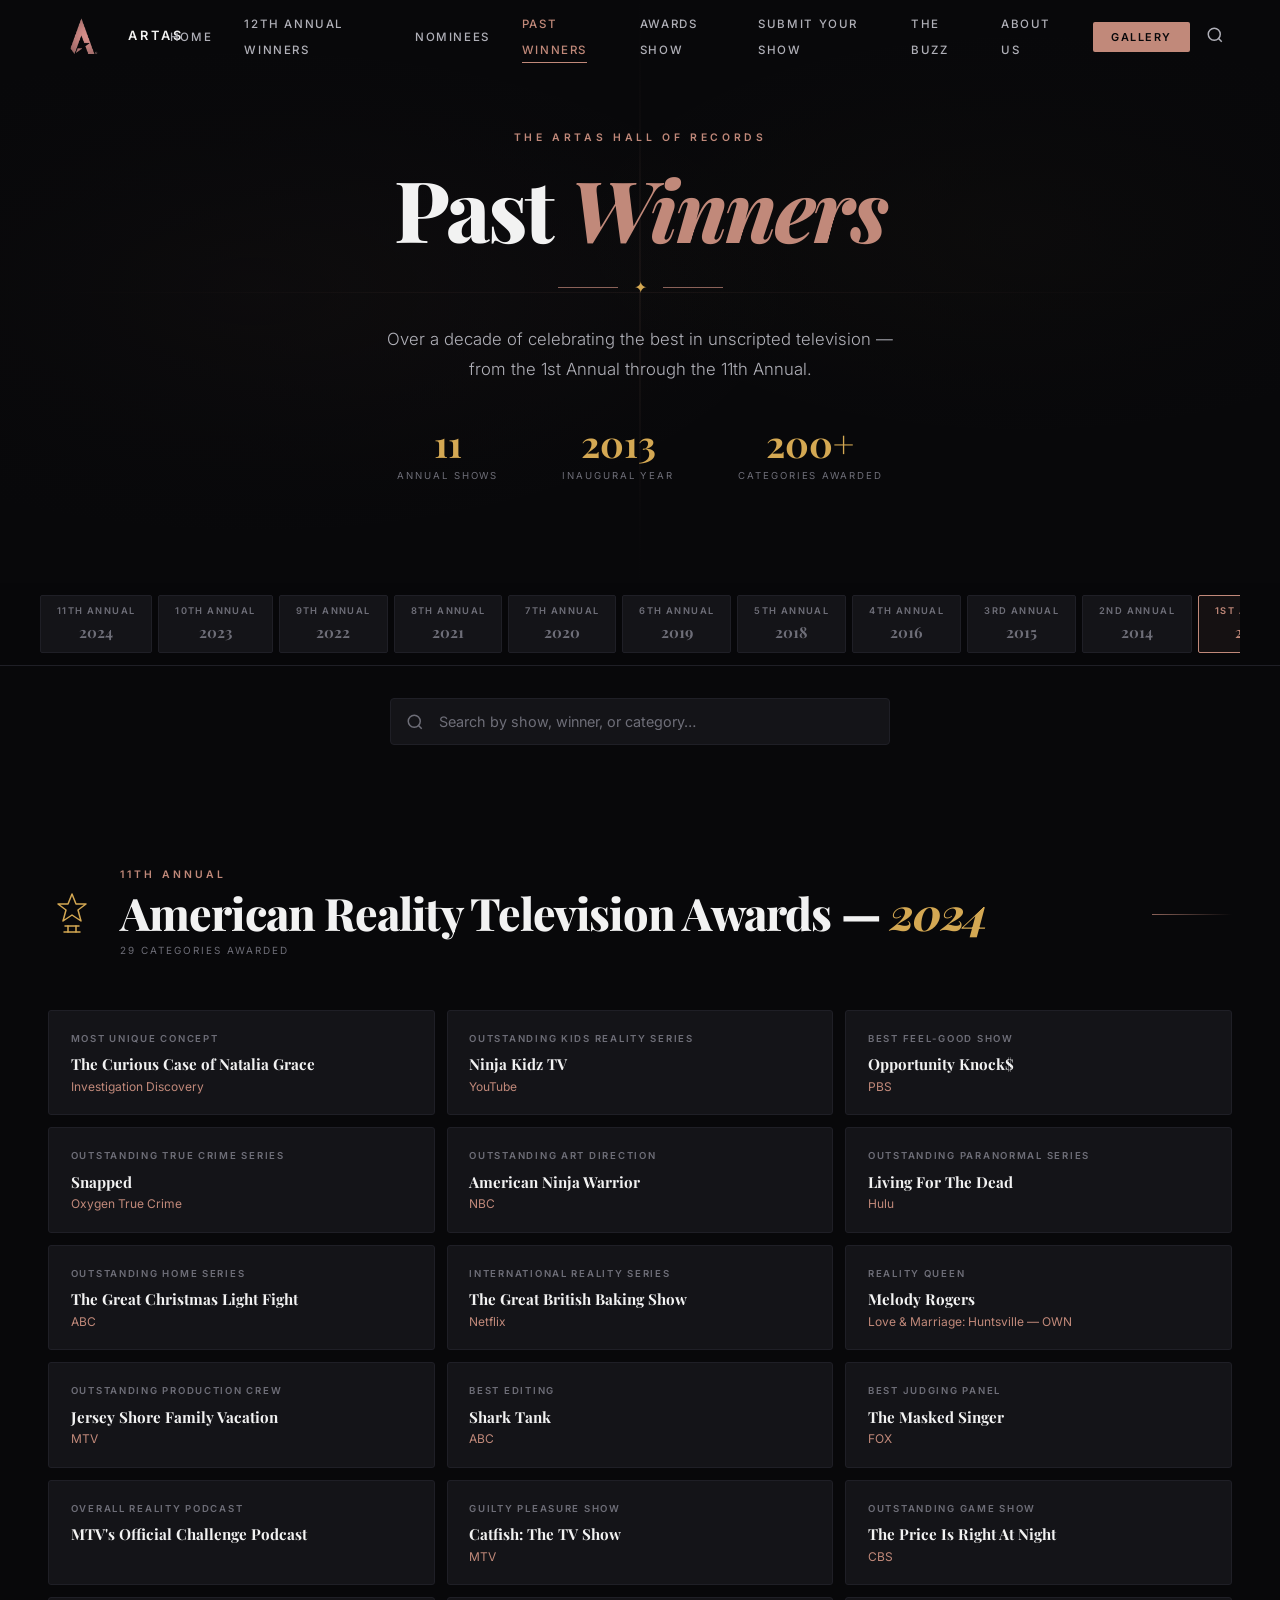
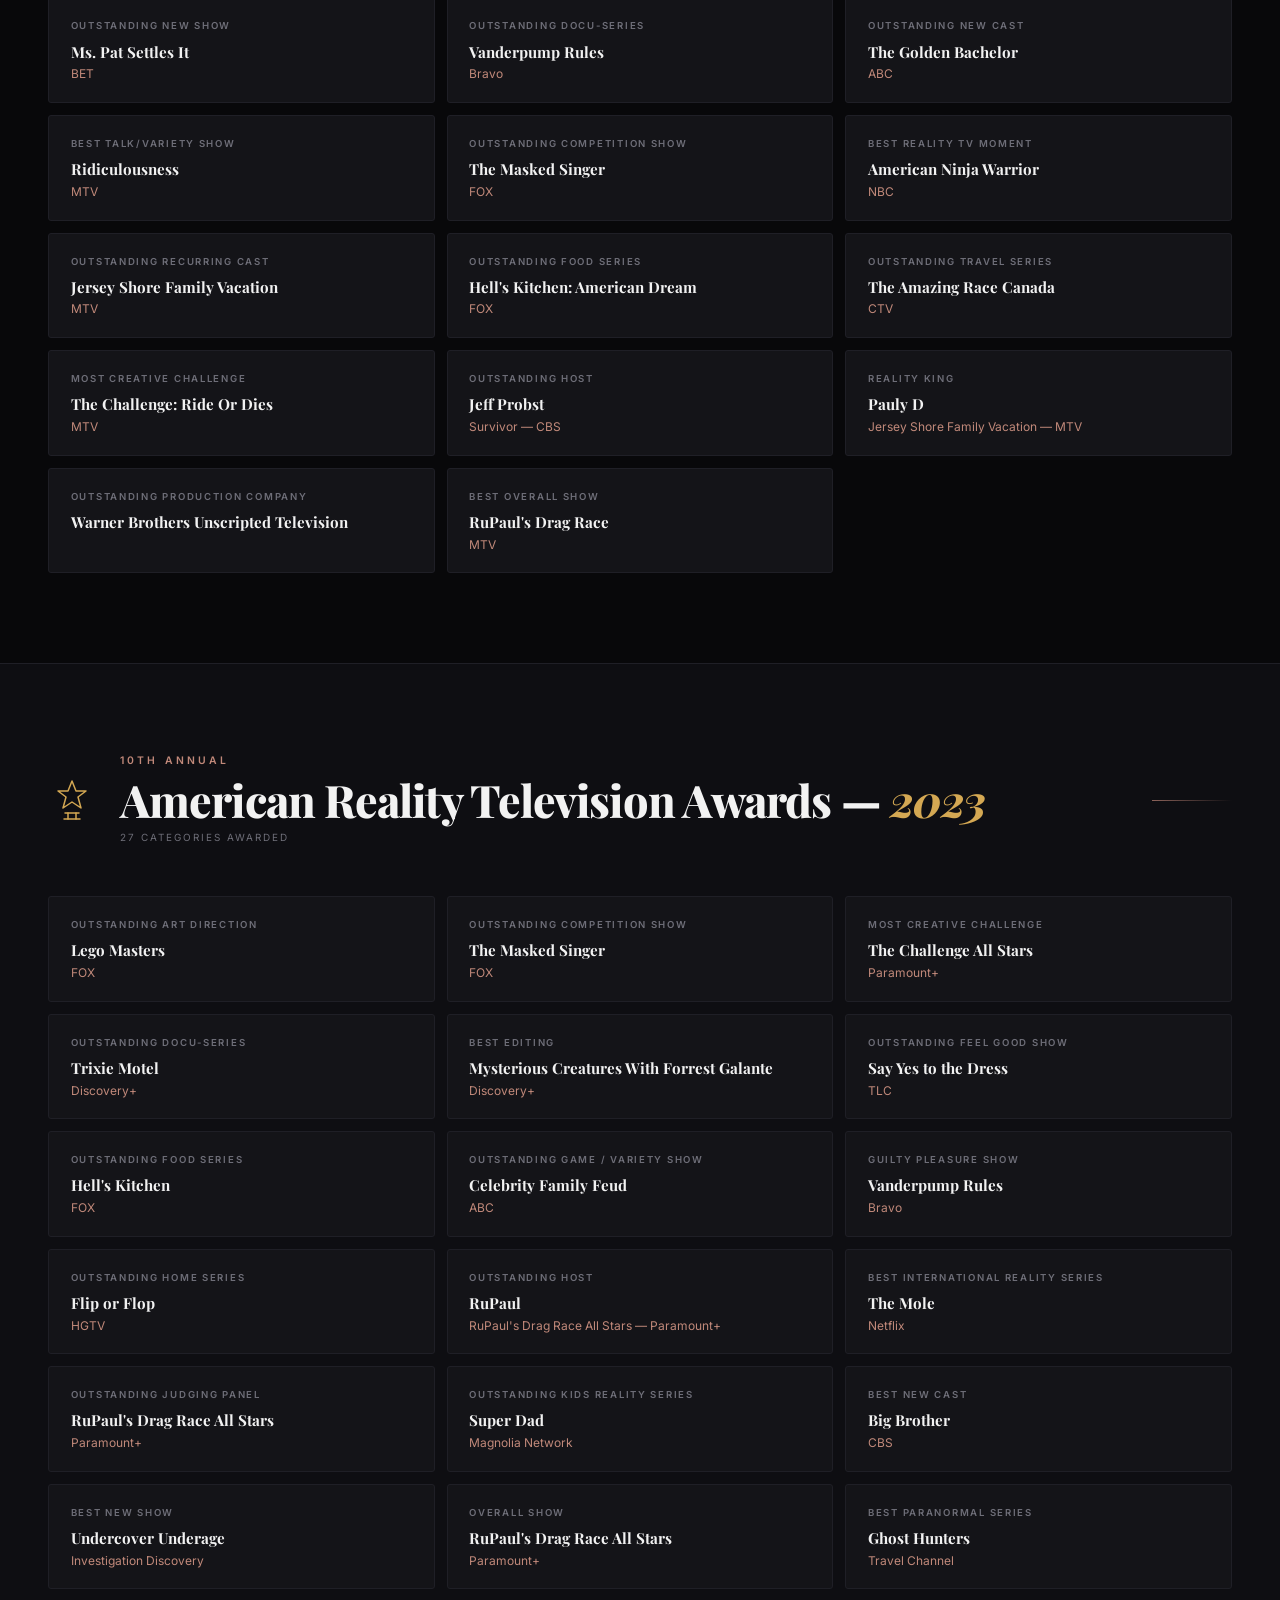
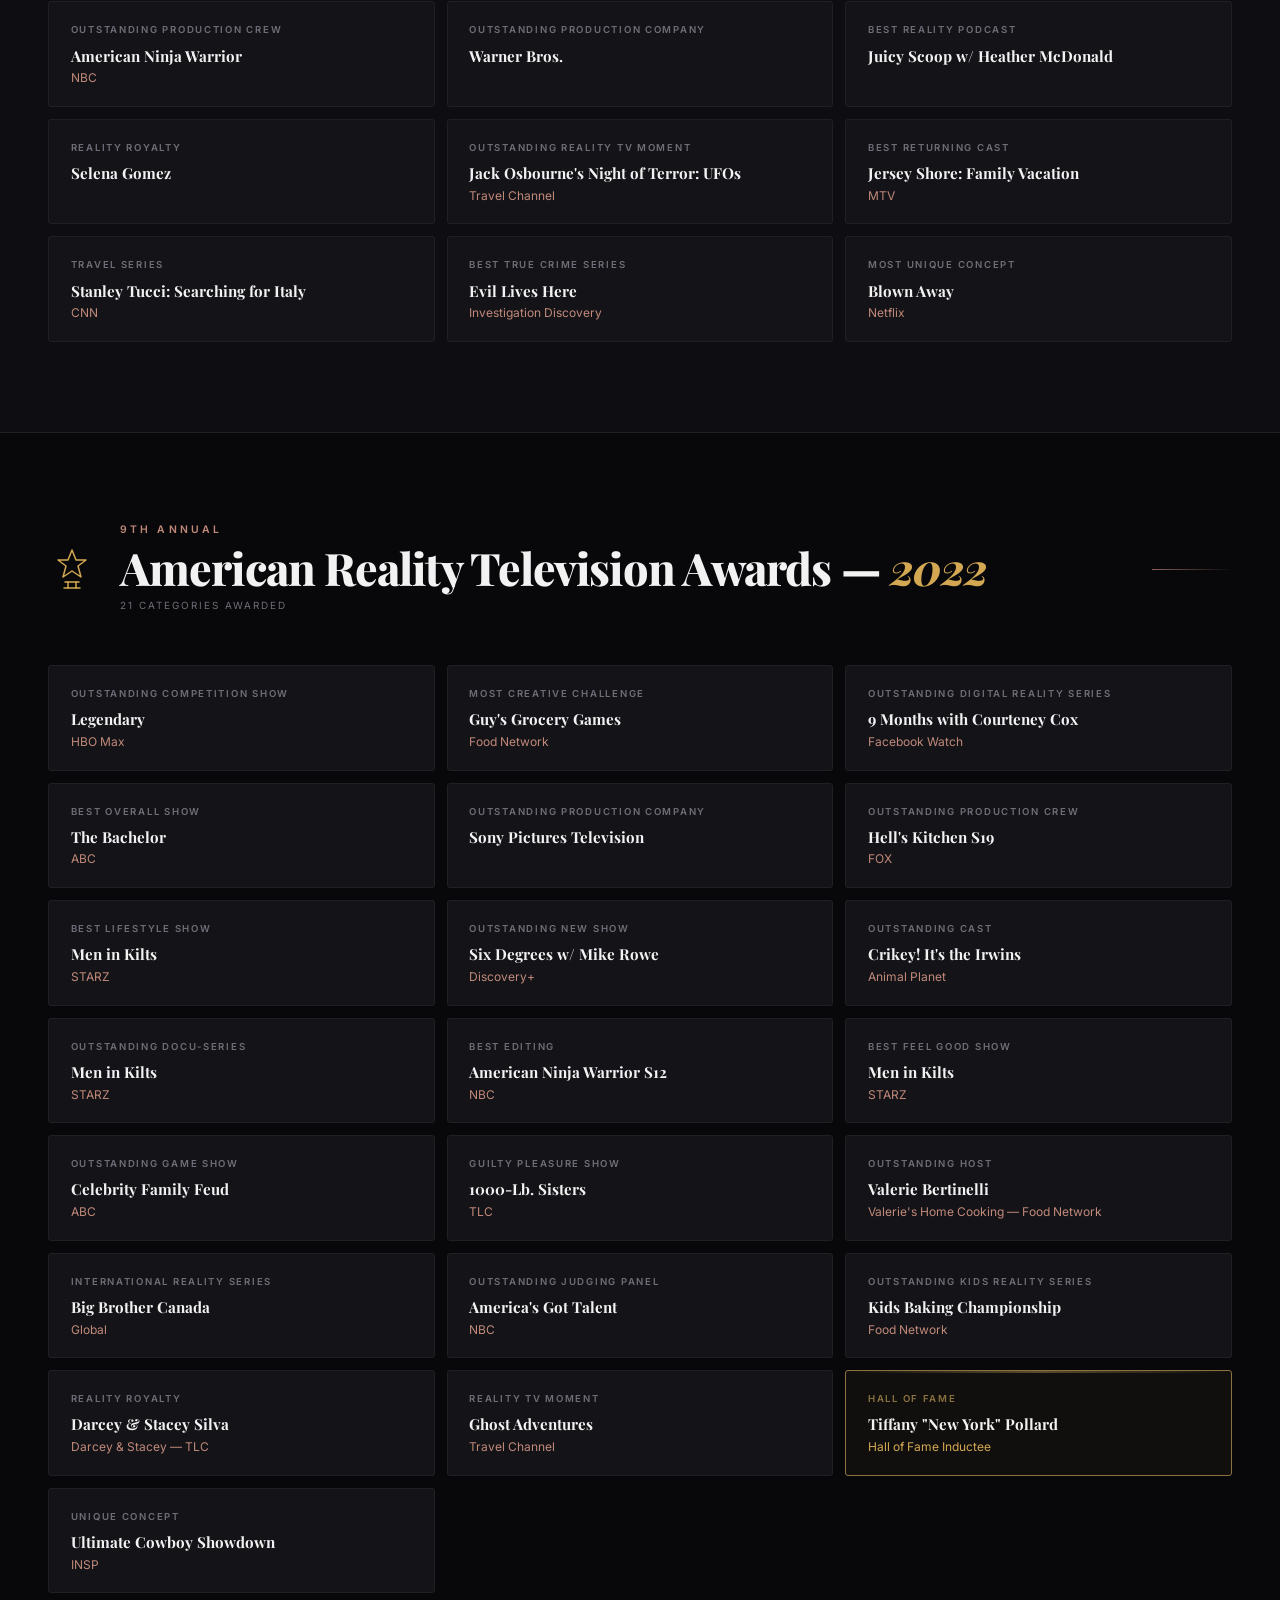
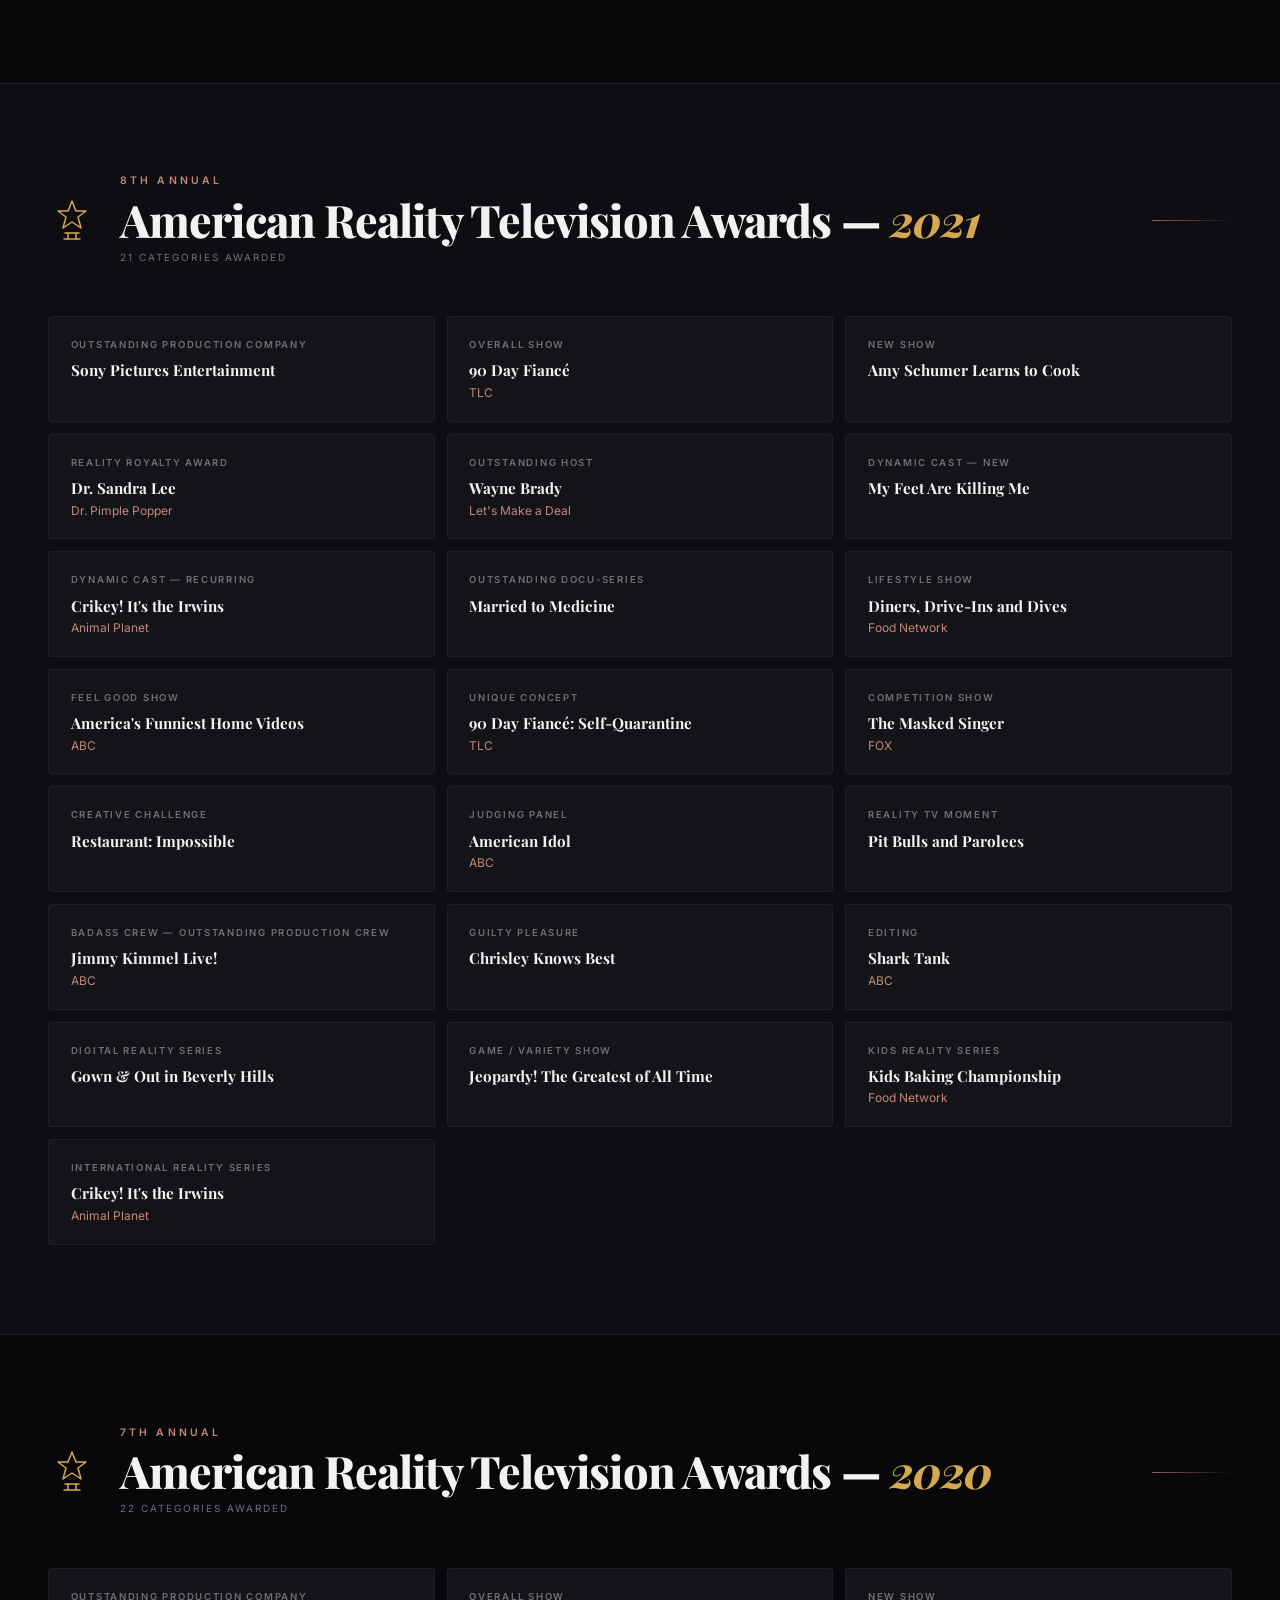
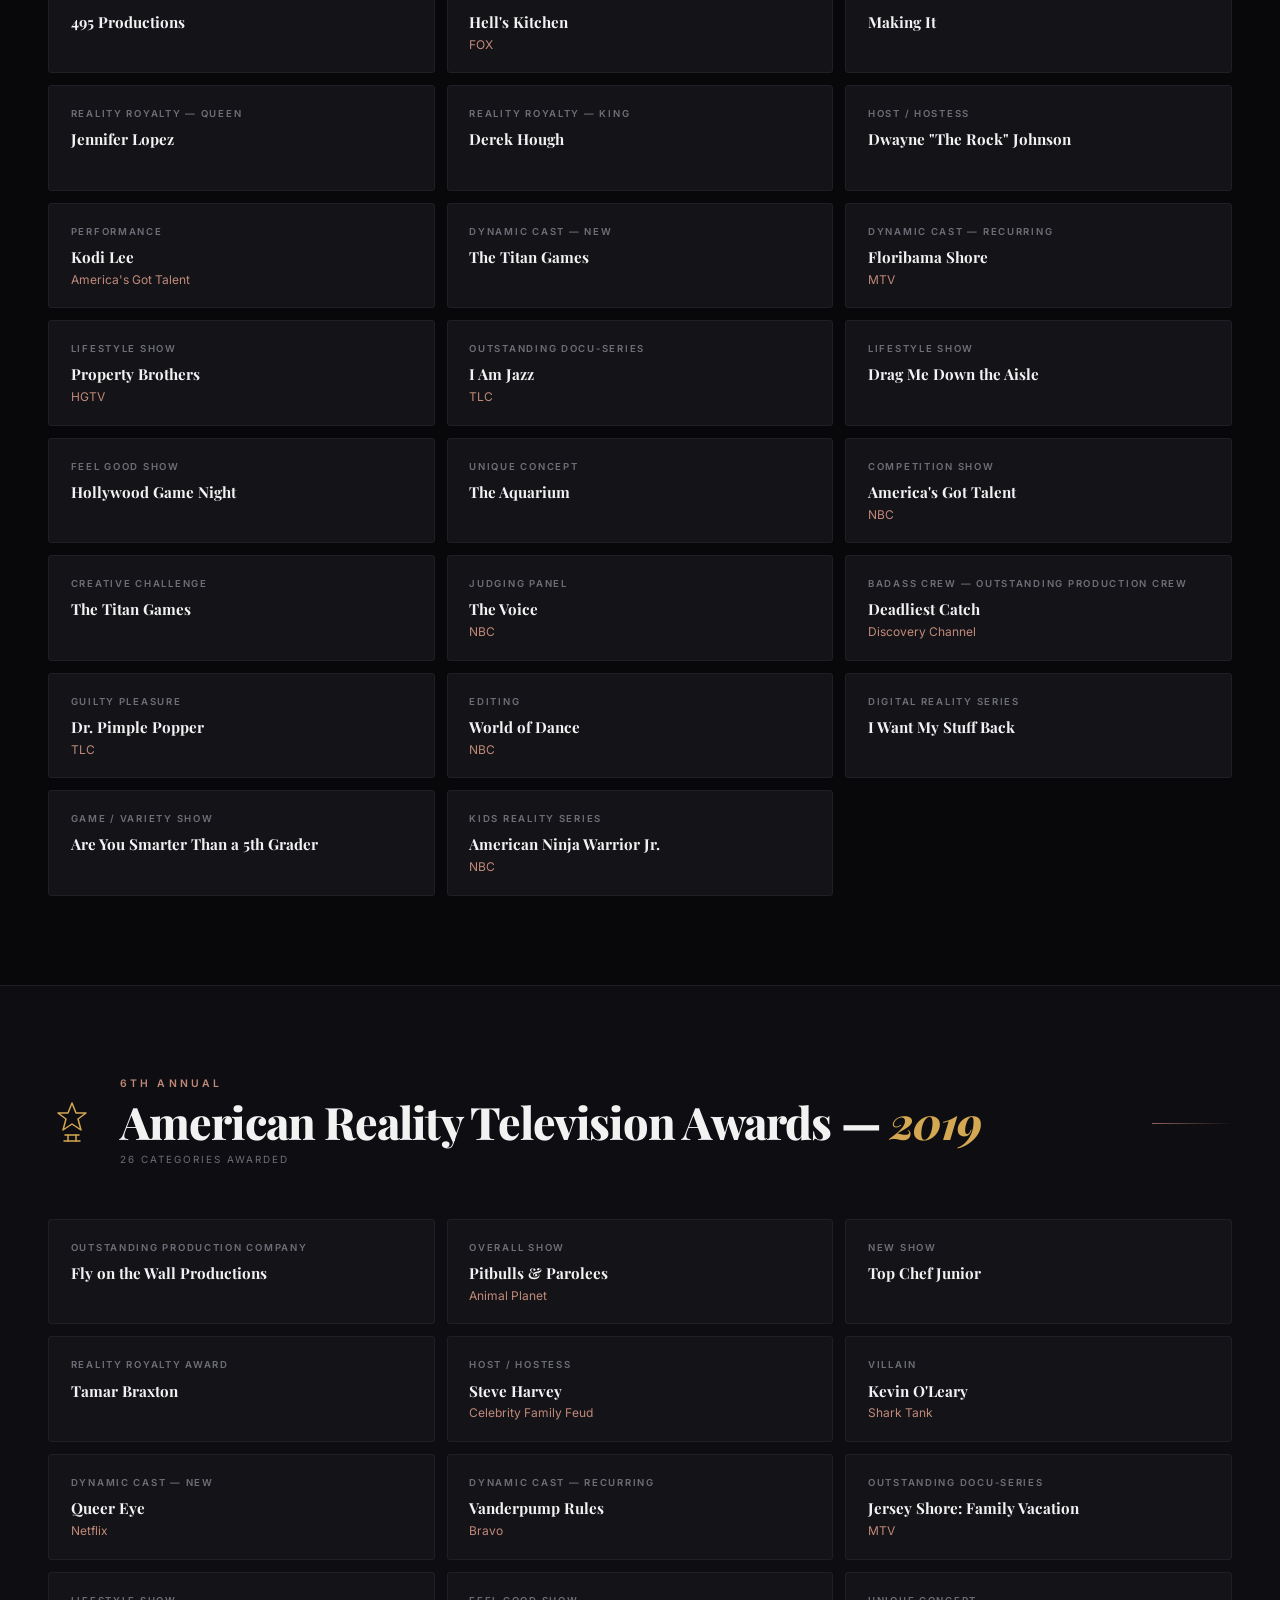
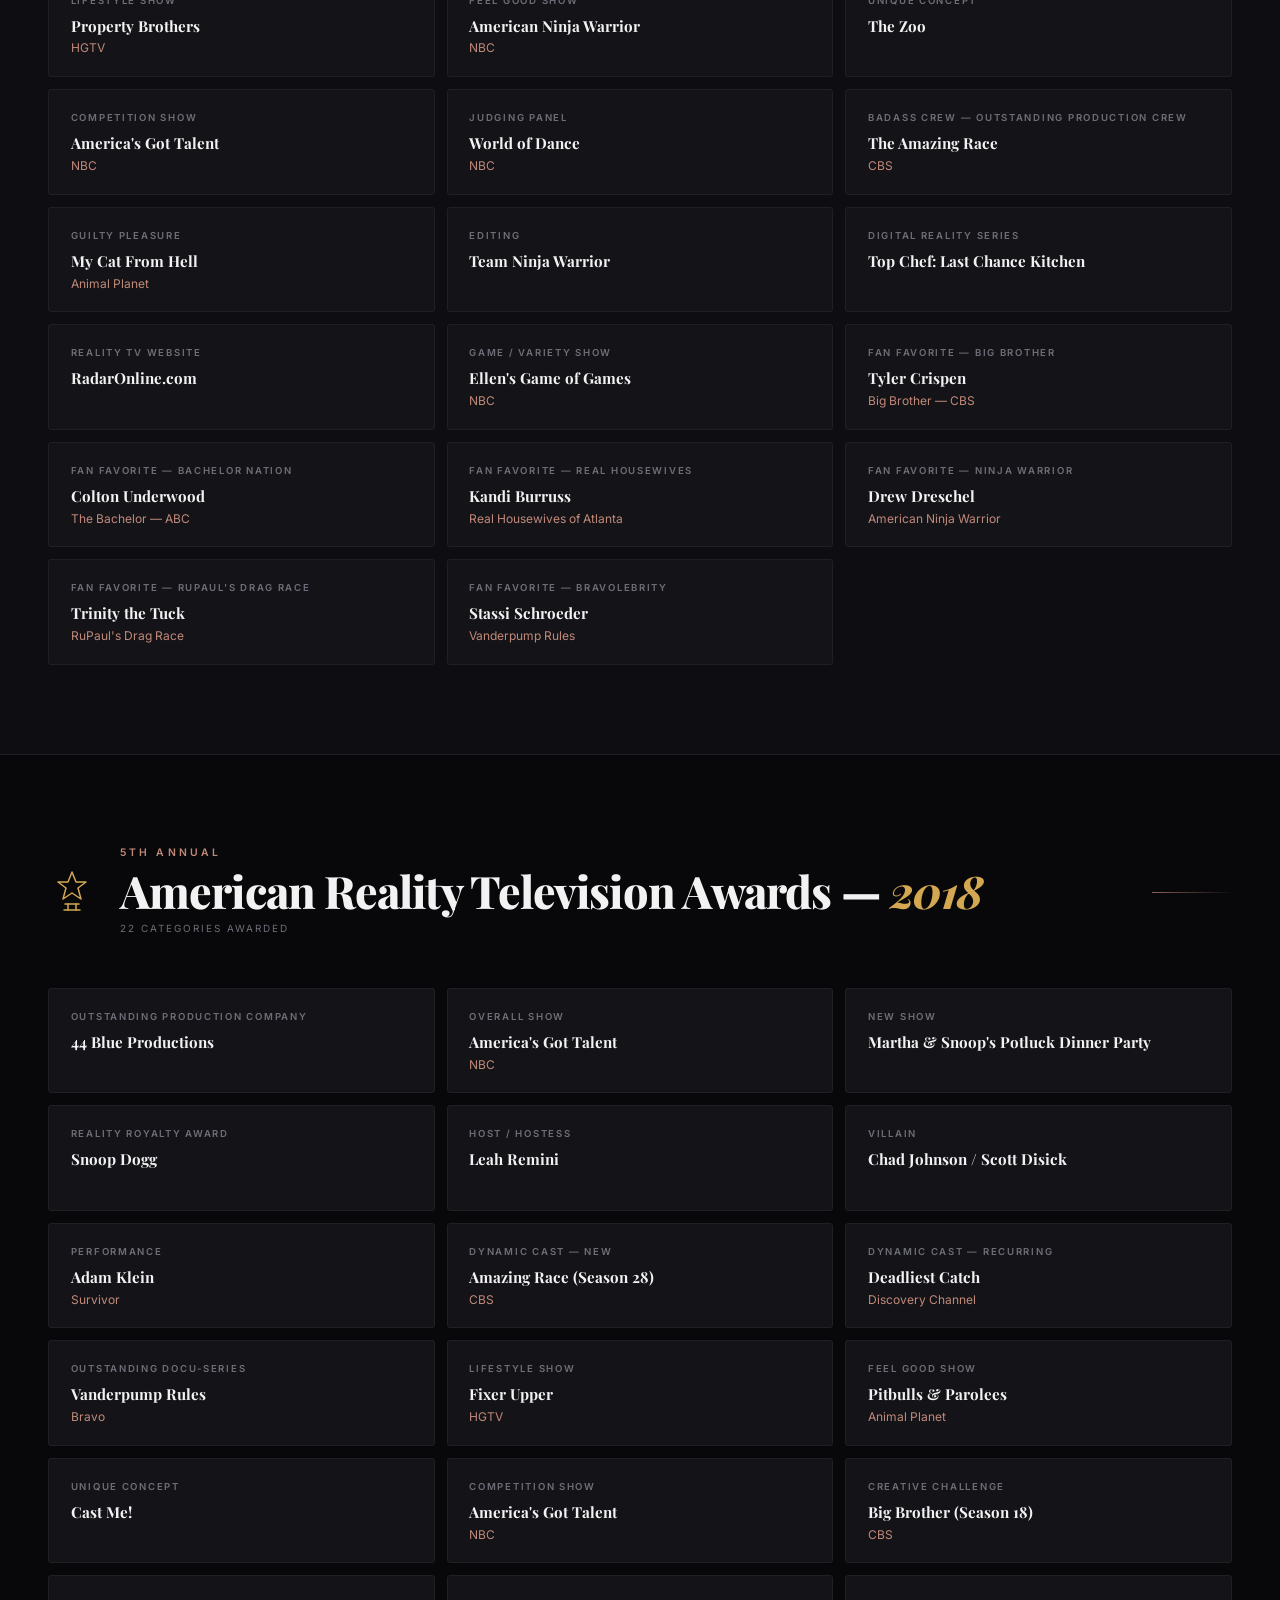
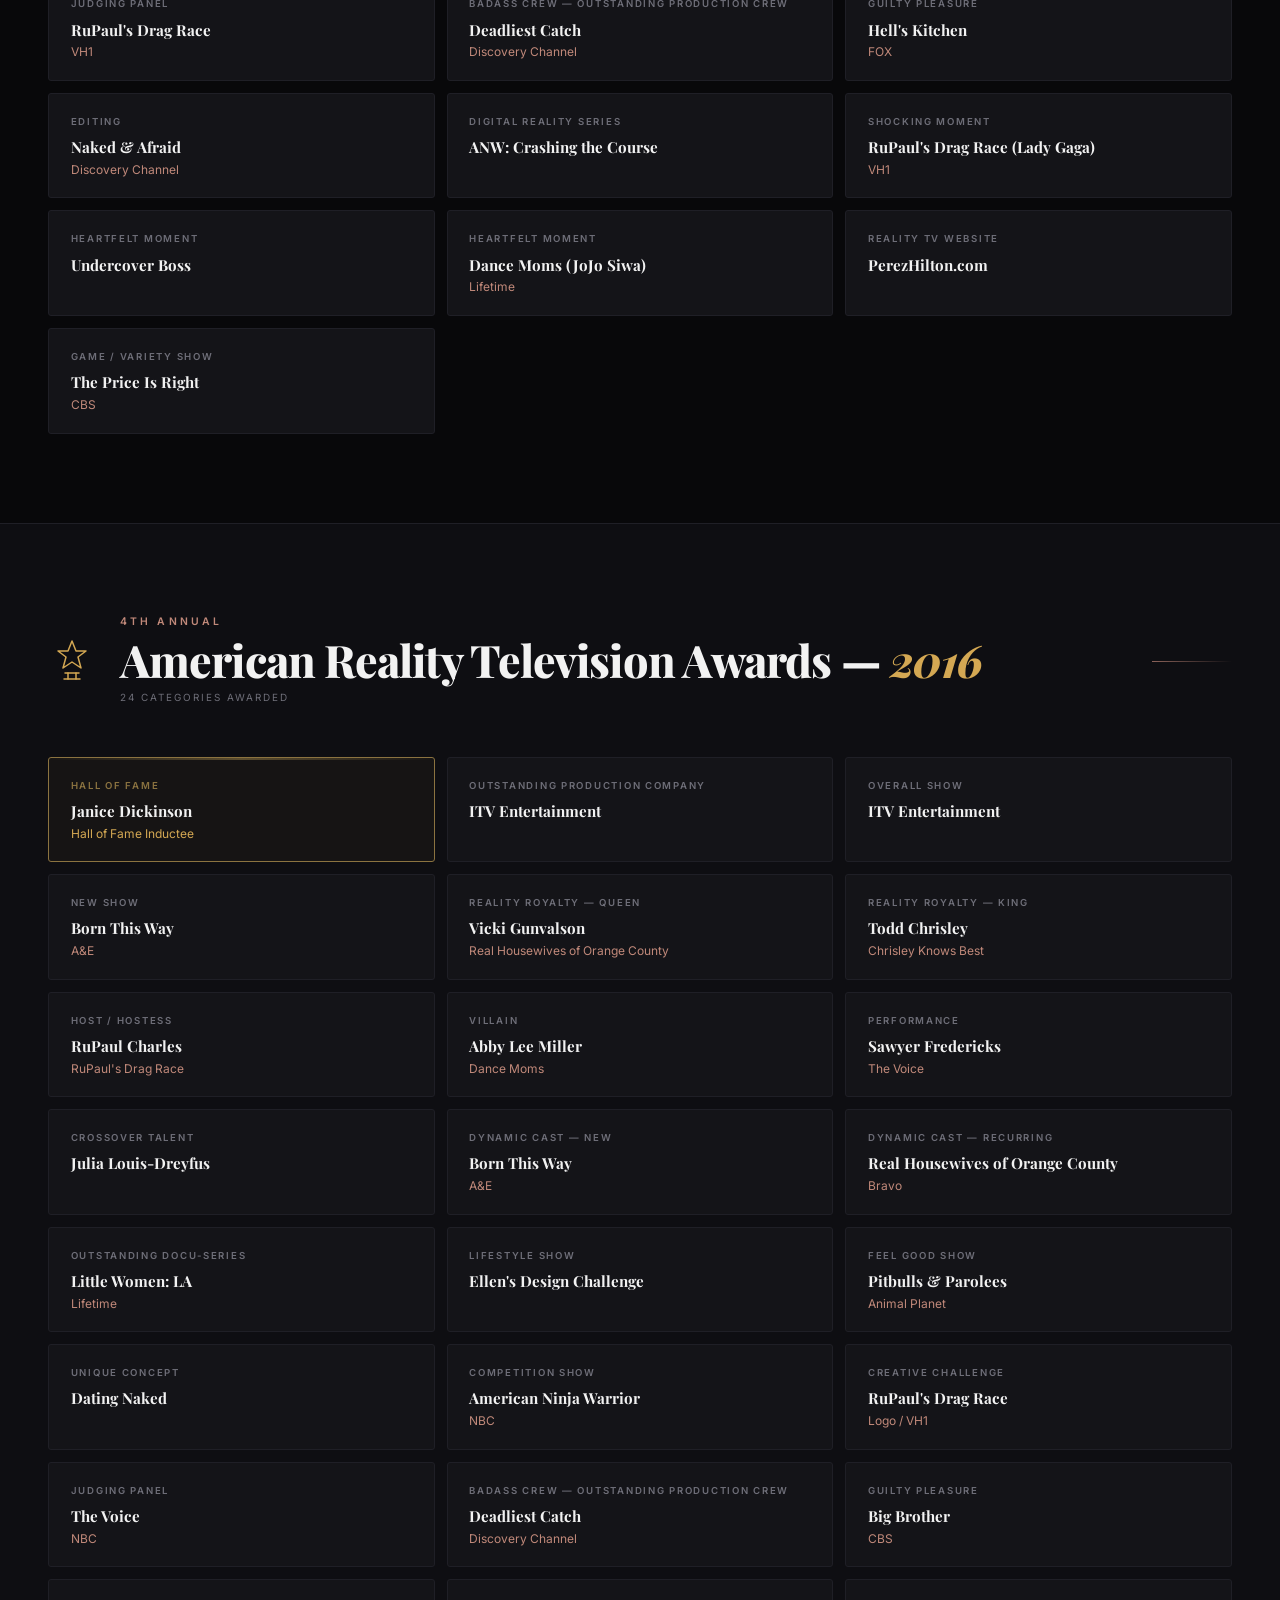
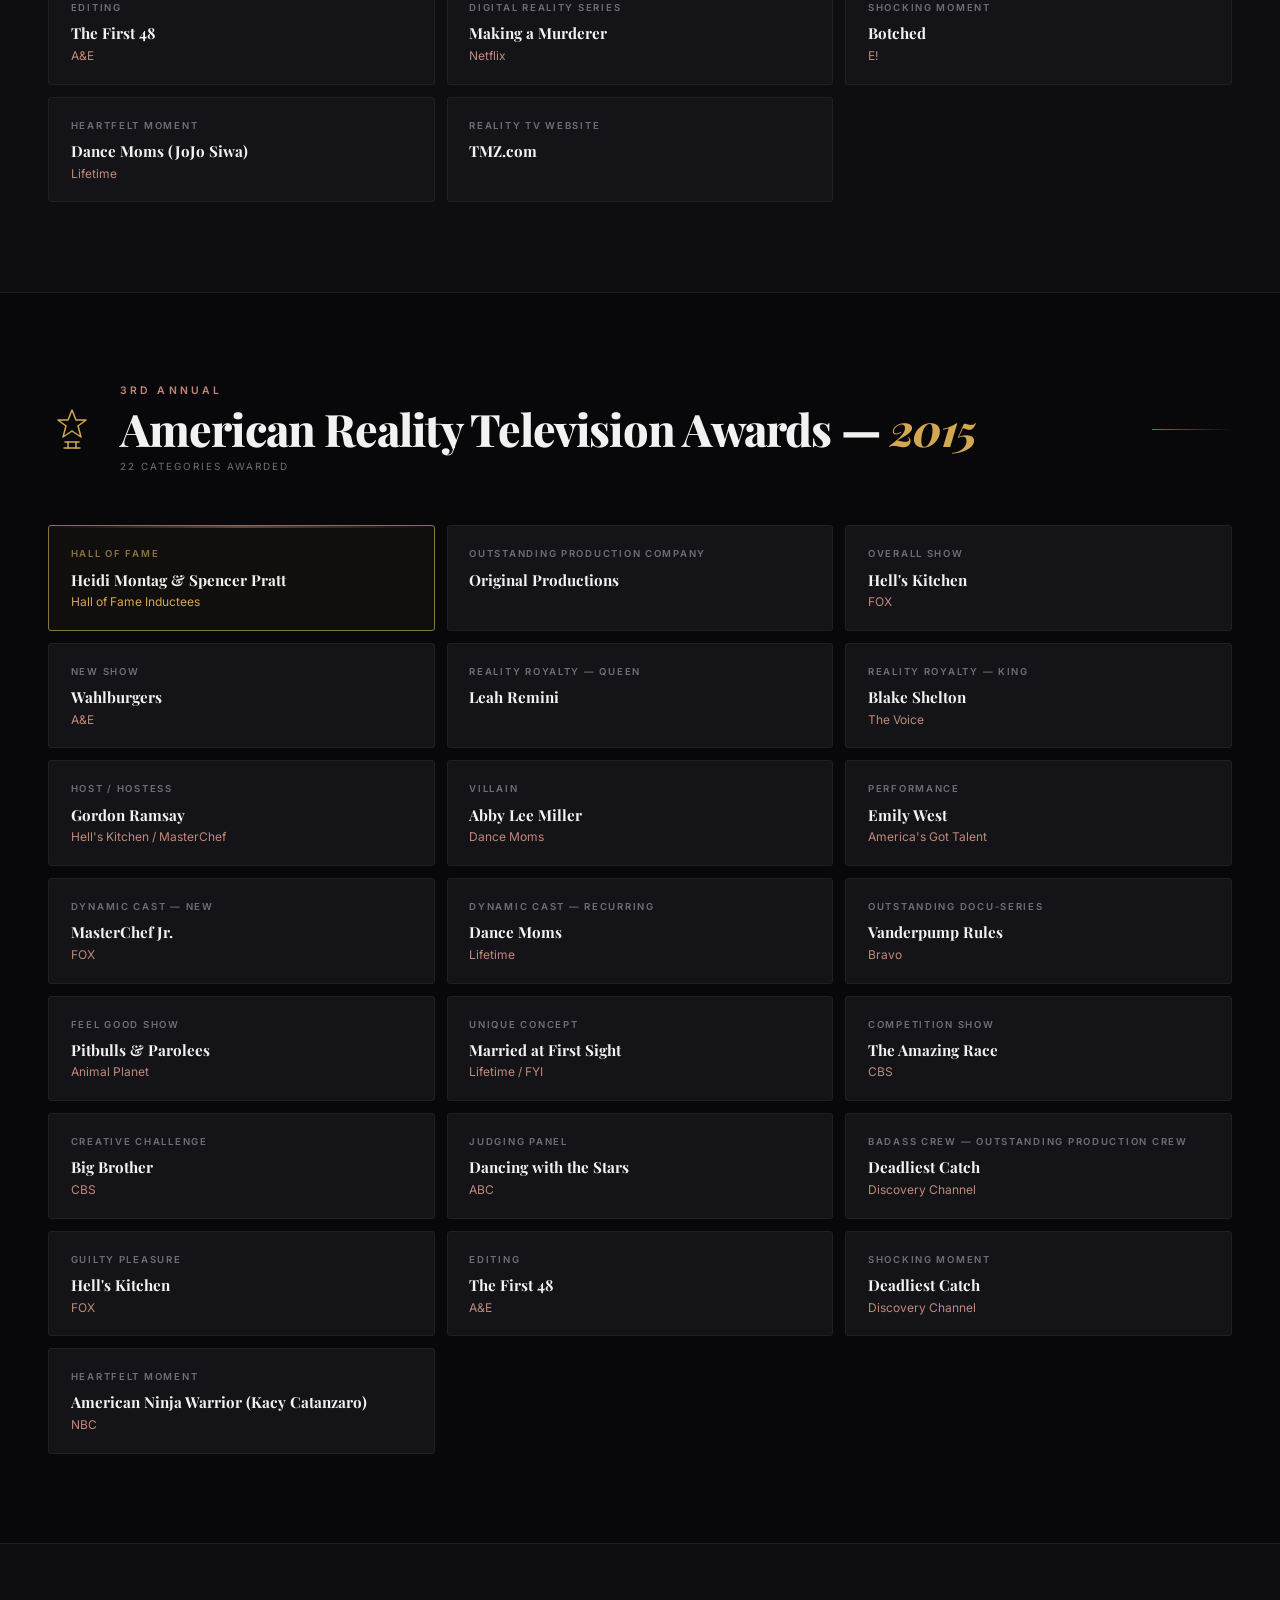
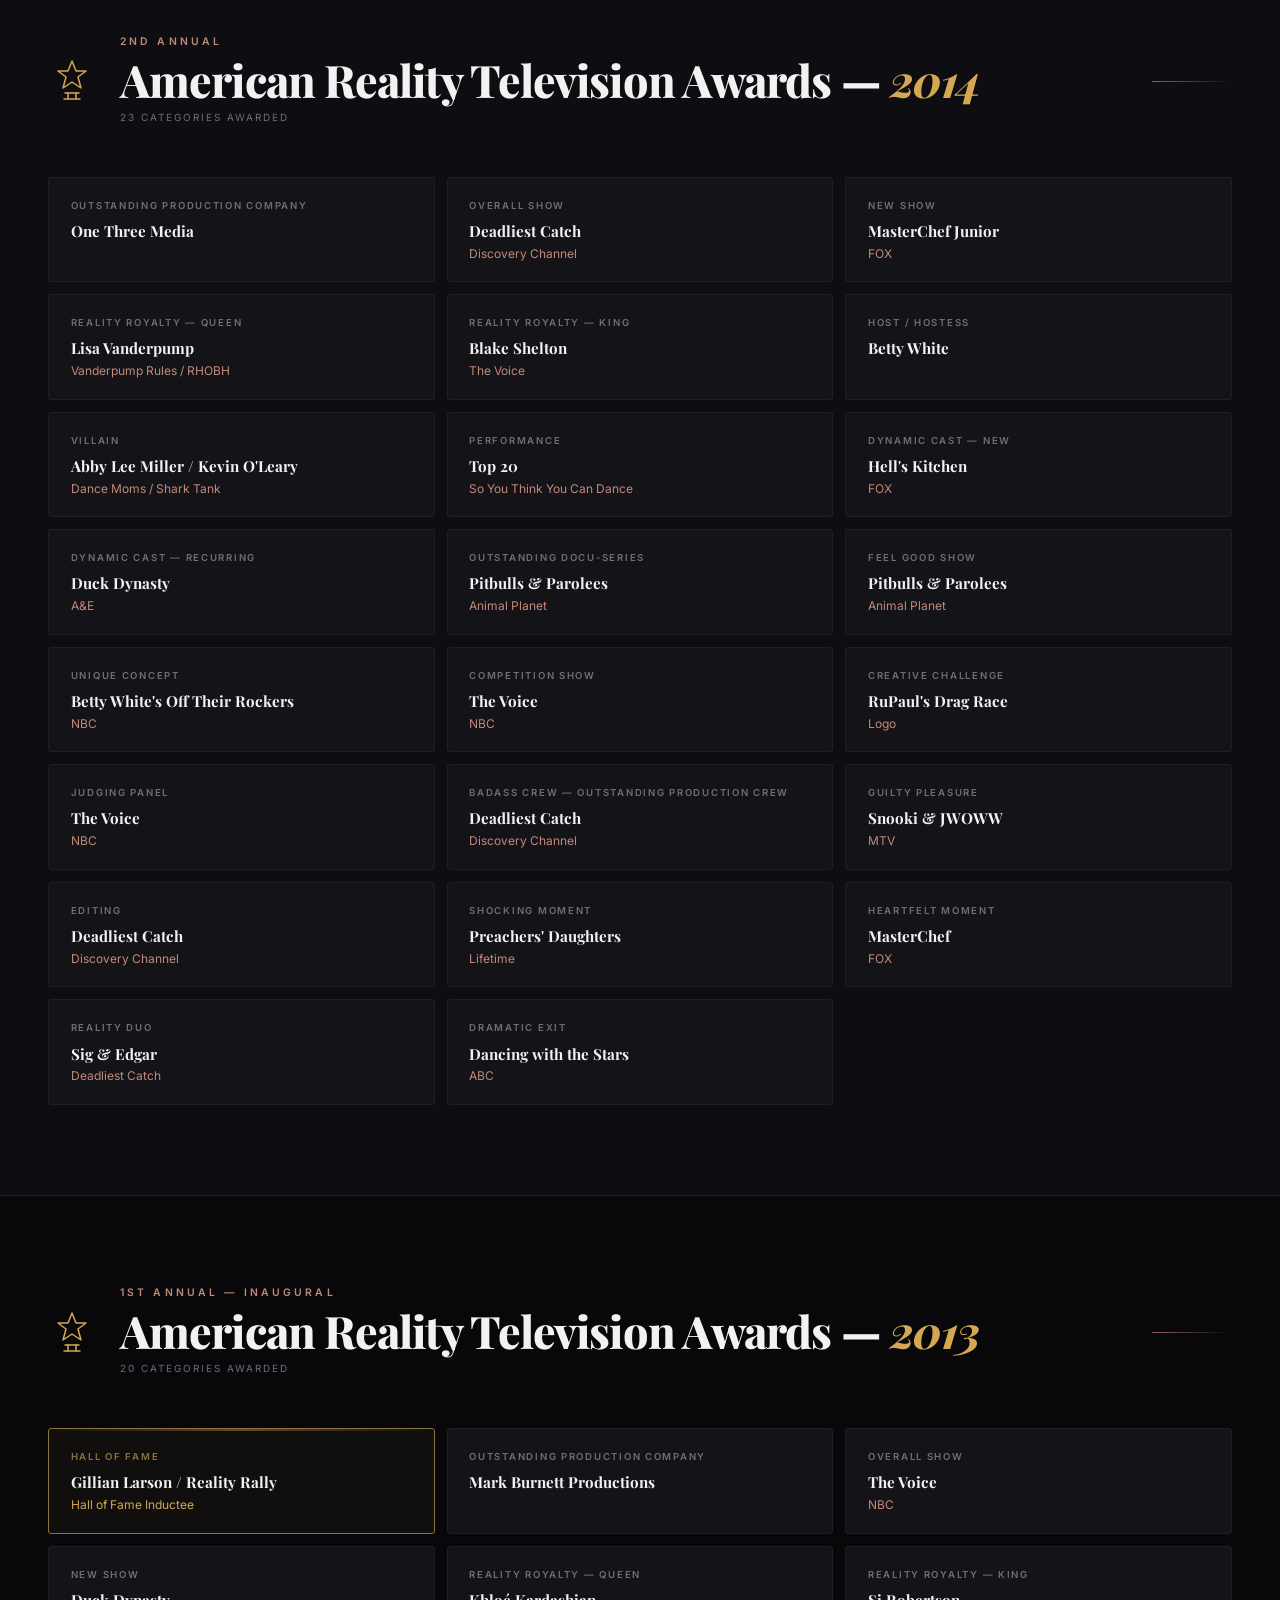
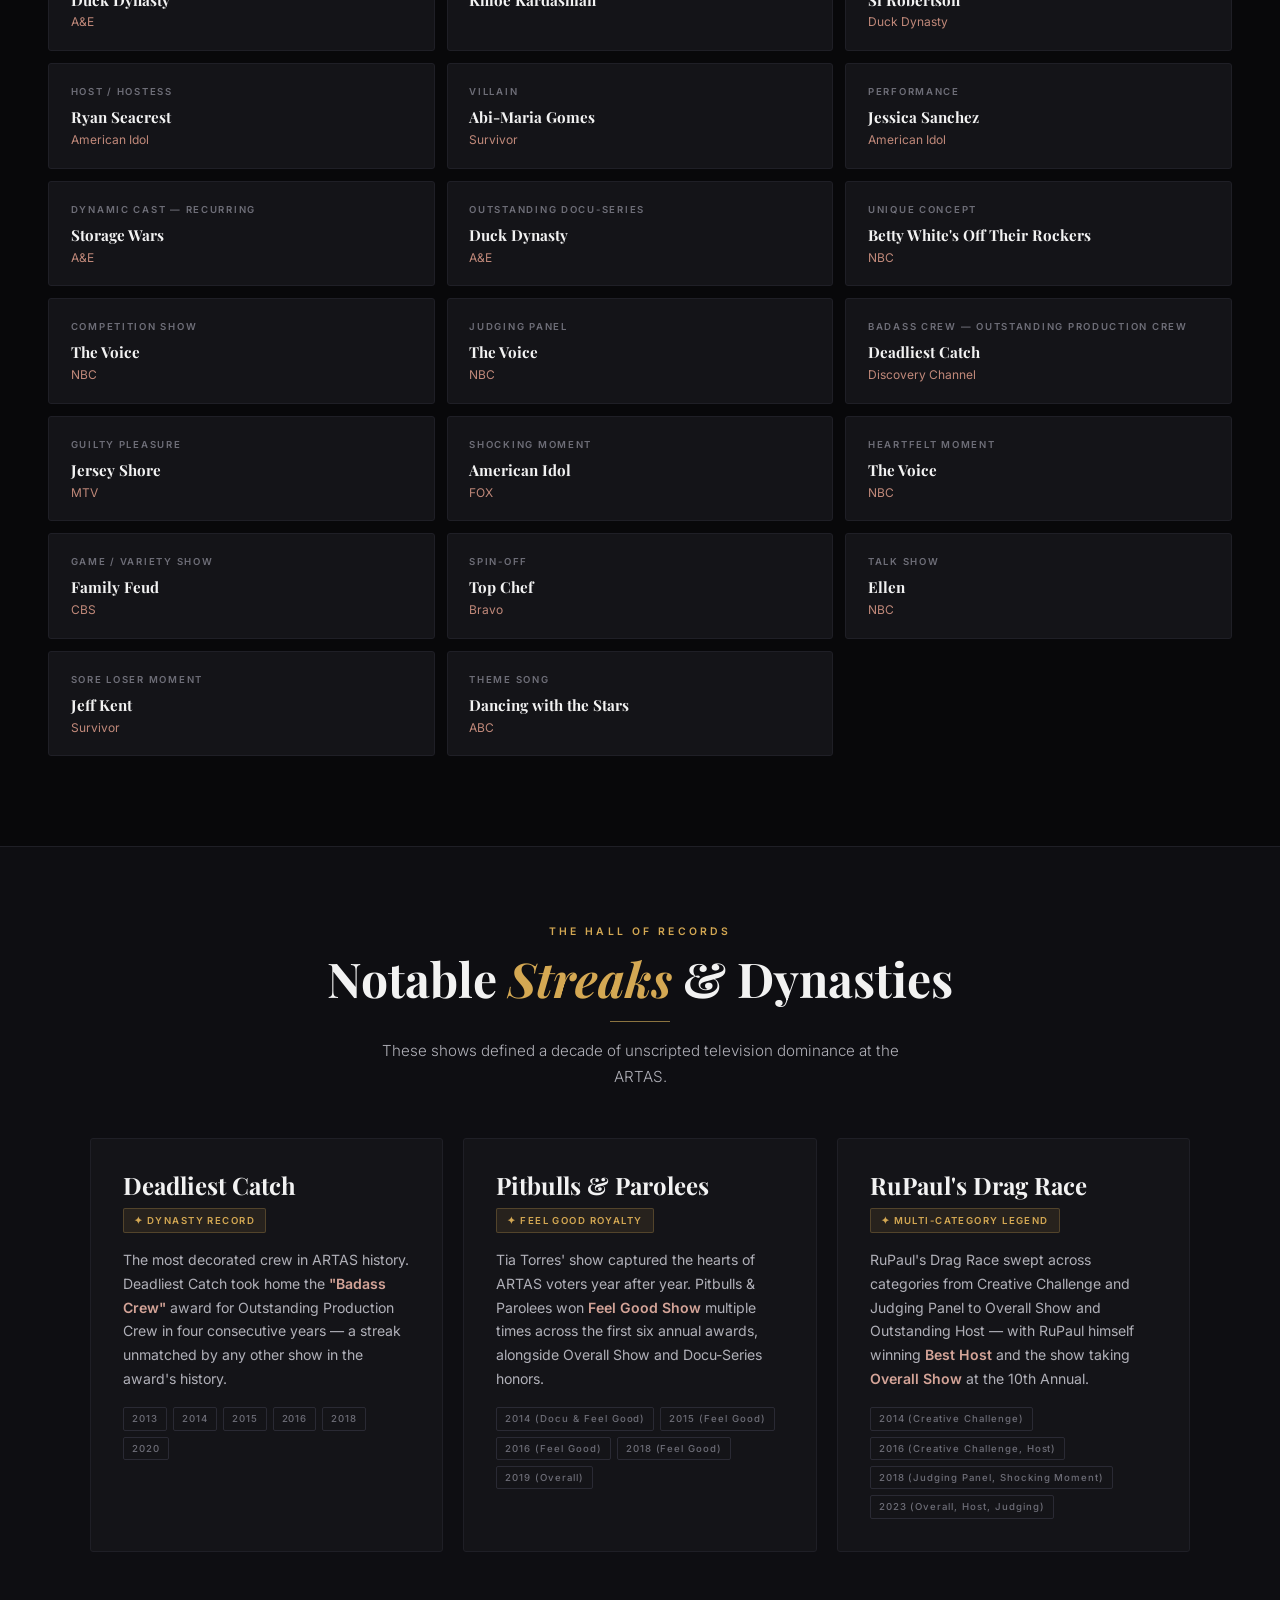
<file: past-winners.html>
<!DOCTYPE html>
<html lang="en">
<head>
<meta charset="UTF-8">
<meta name="viewport" content="width=device-width, initial-scale=1.0">
<title>Past Winners | The ARTAS — American Reality Television Awards</title>
<meta name="description" content="Over a decade of celebrating excellence in unscripted television. Browse all ARTAS winners from the 1st Annual (2013) through the 11th Annual (2024).">
<meta property="og:title" content="Past Winners — American Reality Television Awards">
<meta property="og:description" content="Ten years of ARTAS winners. From Deadliest Catch to RuPaul's Drag Race — a hall of records for unscripted television.">
<meta property="og:type" content="website">
<link rel="preconnect" href="https://fonts.googleapis.com">
<link rel="preconnect" href="https://fonts.gstatic.com" crossorigin>
<link href="https://fonts.googleapis.com/css2?family=Playfair+Display:ital,wght@0,400;0,600;0,700;0,800;1,400;1,700&family=Inter:wght@300;400;500;600;700&display=swap" rel="stylesheet">
<style>
:root {
  --bg-primary: #08080A;
  --bg-surface: #0E0E12;
  --bg-card: #141418;
  --bg-card-hover: #1A1A20;
  --rose: #C1897A;
  --rose-light: #D4A498;
  --rose-pale: #E0BEB6;
  --rose-dim: #8B6259;
  --rose-glow: rgba(193, 137, 122, 0.15);
  --gold: #D4A853;
  --gold-light: #E8C97A;
  --gold-dim: #8B7340;
  --gold-glow: rgba(212, 168, 83, 0.15);
  --text-primary: #F2F2F2;
  --text-secondary: #B0B0B8;
  --text-muted: #6E6E78;
  --border: #1F1F26;
  --border-light: #2A2A34;
  --font-display: 'Playfair Display', Georgia, serif;
  --font-body: 'Inter', -apple-system, sans-serif;
  --transition-fast: 180ms cubic-bezier(0.16, 1, 0.3, 1);
  --transition-smooth: 400ms cubic-bezier(0.16, 1, 0.3, 1);
}

*, *::before, *::after { box-sizing: border-box; margin: 0; padding: 0; }
html { -webkit-font-smoothing: antialiased; -moz-osx-font-smoothing: grayscale; scroll-behavior: smooth; scroll-padding-top: 140px; }
body { font-family: var(--font-body); color: var(--text-primary); background: var(--bg-primary); line-height: 1.6; overflow-x: hidden; }
img { display: block; max-width: 100%; height: auto; }
a { color: var(--rose); text-decoration: none; transition: color var(--transition-fast); }
a:hover { color: var(--rose-light); }

/* ─── NAV ─── */
.nav { position: fixed; top: 0; left: 0; right: 0; z-index: 100; padding: 0 clamp(1.5rem, 4vw, 3rem); height: 72px; display: flex; align-items: center; justify-content: space-between; transition: background var(--transition-smooth), box-shadow var(--transition-smooth); }
.nav.scrolled { background: rgba(8,8,10,0.96); backdrop-filter: blur(20px); -webkit-backdrop-filter: blur(20px); box-shadow: 0 1px 0 rgba(193,137,122,0.12); }
.nav-logo { display: flex; align-items: center; gap: 12px; }
.nav-logo img { height: 38px; width: auto; }
.nav-logo span { font-family: var(--font-body); font-weight: 600; font-size: 0.8rem; letter-spacing: 0.25em; text-transform: uppercase; color: var(--text-primary); }
.nav-links { display: flex; align-items: center; gap: clamp(1.2rem, 2.5vw, 2.2rem); list-style: none; }
.nav-links a { font-size: 0.72rem; font-weight: 500; letter-spacing: 0.14em; text-transform: uppercase; color: var(--text-secondary); padding: 4px 0; position: relative; transition: color var(--transition-fast); }
.nav-links a::after { content: ''; position: absolute; bottom: -2px; left: 0; width: 0; height: 1px; background: var(--rose); transition: width var(--transition-smooth); }
.nav-links a:hover { color: var(--rose); }
.nav-links a:hover::after { width: 100%; }
.nav-links a.active { color: var(--rose); }
.nav-links a.active::after { width: 100%; }
.nav-cta { font-size: 0.68rem !important; font-weight: 600 !important; color: var(--bg-primary) !important; background: var(--rose); padding: 8px 18px !important; border-radius: 2px; transition: background var(--transition-fast), transform var(--transition-fast) !important; }
.nav-cta:hover { background: var(--rose-light) !important; color: var(--bg-primary) !important; transform: translateY(-1px); }
.nav-cta::after { display: none !important; }
.nav-mobile-toggle { display: none; background: none; border: none; cursor: pointer; padding: 8px; }
.nav-mobile-toggle span { display: block; width: 24px; height: 2px; background: var(--text-primary); margin: 5px 0; transition: all 0.3s; }
.nav-search-toggle { background: none; border: none; cursor: pointer; padding: 8px; color: var(--text-secondary); transition: color 0.2s; margin-left: 0.5rem; }
.nav-search-toggle:hover { color: var(--rose); }

/* ─── MOBILE OVERLAY ─── */
.mobile-overlay { position: fixed; inset: 0; z-index: 99; background: rgba(8,8,10,0.98); display: flex; flex-direction: column; align-items: center; justify-content: center; gap: 2rem; opacity: 0; pointer-events: none; transition: opacity 0.4s ease; }
.mobile-overlay.open { opacity: 1; pointer-events: all; }
.mobile-overlay a { font-family: var(--font-display); font-size: 1.4rem; color: var(--text-primary); }
.mobile-overlay a:hover { color: var(--rose); }
.mobile-close { position: absolute; top: 24px; right: 24px; background: none; border: none; color: var(--text-primary); font-size: 1.5rem; cursor: pointer; }

/* ─── PAGE HERO ─── */
.page-hero { position: relative; min-height: 55vh; display: flex; flex-direction: column; align-items: center; justify-content: center; text-align: center; padding: 130px 1.5rem 100px; overflow: hidden; }
.page-hero-bg { position: absolute; inset: 0; z-index: 0; }
.page-hero-shimmer { position: absolute; inset: 0; background: 
  radial-gradient(ellipse 60% 60% at 20% 50%, rgba(193,137,122,0.07) 0%, transparent 70%),
  radial-gradient(ellipse 50% 50% at 80% 40%, rgba(212,168,83,0.05) 0%, transparent 70%);
}
.page-hero-lines { position: absolute; inset: 0; overflow: hidden; }
.page-hero-lines::before {
  content: '';
  position: absolute;
  top: 0; left: 50%; transform: translateX(-50%);
  width: 1px; height: 100%;
  background: linear-gradient(to bottom, transparent, rgba(193,137,122,0.2) 30%, rgba(193,137,122,0.2) 70%, transparent);
}
.page-hero-lines::after {
  content: '';
  position: absolute;
  top: 50%; left: 0;
  width: 100%; height: 1px;
  background: linear-gradient(to right, transparent, rgba(193,137,122,0.1) 30%, rgba(193,137,122,0.1) 70%, transparent);
}
.page-hero-bg::after { content: ''; position: absolute; inset: 0; background: radial-gradient(ellipse at center, rgba(8,8,10,0.3) 0%, rgba(8,8,10,0.75) 60%, rgba(8,8,10,1) 100%); z-index: 1; }
.page-hero-particles { position: absolute; inset: 0; z-index: 2; overflow: hidden; pointer-events: none; }
.sparkle { position: absolute; border-radius: 50%; animation: sparkle-float linear infinite; opacity: 0; }
@keyframes sparkle-float { 0% { opacity: 0; transform: translateY(100vh) scale(0); } 10% { opacity: 0.8; } 90% { opacity: 0.8; } 100% { opacity: 0; transform: translateY(-10vh) scale(1); } }
.page-hero-content { position: relative; z-index: 3; max-width: 800px; }
.page-hero-label { font-size: 0.65rem; font-weight: 600; letter-spacing: 0.35em; text-transform: uppercase; color: var(--rose); margin-bottom: 1.2rem; display: block; }
.page-hero-title { font-family: var(--font-display); font-size: clamp(3rem, 2.5rem + 3.5vw, 5.5rem); font-weight: 800; line-height: 1.0; letter-spacing: -0.03em; margin-bottom: 1.5rem; }
.page-hero-title em { font-style: italic; color: var(--rose); }
.hero-divider { display: flex; align-items: center; gap: 1rem; justify-content: center; margin: 1.5rem auto; }
.hero-divider-line { width: 60px; height: 1px; background: var(--rose-dim); }
.hero-divider-icon { color: var(--gold); font-size: 1rem; }
.page-hero-subtitle { font-size: clamp(0.9rem, 0.8rem + 0.5vw, 1.05rem); color: var(--text-secondary); font-weight: 300; max-width: 520px; margin: 0 auto; line-height: 1.8; }
.hero-stats { display: flex; gap: clamp(2rem, 5vw, 4rem); justify-content: center; margin-top: 2.5rem; flex-wrap: wrap; }
.hero-stat { text-align: center; }
.hero-stat-value { font-family: var(--font-display); font-size: clamp(1.8rem, 1.5rem + 1vw, 2.5rem); font-weight: 700; color: var(--gold); line-height: 1; }
.hero-stat-label { font-size: 0.6rem; letter-spacing: 0.2em; text-transform: uppercase; color: var(--text-muted); margin-top: 0.4rem; }

/* ─── SEARCH BAR ─── */
.search-wrapper { max-width: 500px; margin: 0 auto 2rem; position: relative; }
.search-input { width: 100%; padding: 14px 20px 14px 48px; background: var(--bg-card); border: 1px solid var(--border); border-radius: 4px; color: var(--text-primary); font-family: var(--font-body); font-size: 0.9rem; outline: none; transition: border-color 0.3s; }
.search-input:focus { border-color: var(--rose); }
.search-input::placeholder { color: var(--text-muted); }
.search-icon { position: absolute; left: 16px; top: 50%; transform: translateY(-50%); color: var(--text-muted); }
.search-count { text-align: center; font-size: 0.75rem; color: var(--text-muted); margin-top: 0.5rem; }
.search-bar-outer { max-width: 1200px; margin: 0 auto; padding: 2rem clamp(1.5rem, 4vw, 3rem) 0; }
.no-results-msg { text-align: center; padding: 4rem 2rem; color: var(--text-muted); font-size: 0.95rem; display: none; }
.no-results-msg strong { display: block; font-family: var(--font-display); font-size: 1.4rem; color: var(--text-secondary); margin-bottom: 0.5rem; }

/* ─── YEAR NAV (sticky) ─── */
.year-nav-wrapper { position: sticky; top: 72px; z-index: 90; background: rgba(8,8,10,0.96); backdrop-filter: blur(20px); -webkit-backdrop-filter: blur(20px); border-bottom: 1px solid var(--border); transition: box-shadow var(--transition-smooth); }
.year-nav-wrapper.elevated { box-shadow: 0 4px 30px rgba(0,0,0,0.6); }
.year-nav { max-width: 1200px; margin: 0 auto; padding: 0 clamp(1.5rem, 4vw, 3rem); display: flex; gap: 6px; overflow-x: auto; padding-top: 12px; padding-bottom: 12px; scrollbar-width: none; scroll-snap-type: x mandatory; }
.year-nav::-webkit-scrollbar { display: none; }
.year-pill {
  flex: 0 0 auto;
  scroll-snap-align: start;
  display: flex;
  flex-direction: column;
  align-items: center;
  gap: 1px;
  padding: 8px 16px;
  border: 1px solid var(--border);
  border-radius: 2px;
  background: var(--bg-card);
  color: var(--text-muted);
  font-family: var(--font-body);
  cursor: pointer;
  transition: all var(--transition-fast);
  text-decoration: none;
  white-space: nowrap;
}
.year-pill:hover { border-color: var(--rose-dim); color: var(--rose-light); background: var(--bg-card-hover); }
.year-pill.active { border-color: var(--rose); color: var(--rose); background: rgba(193,137,122,0.08); }
.year-pill-ordinal { font-size: 0.58rem; font-weight: 600; letter-spacing: 0.15em; text-transform: uppercase; }
.year-pill-year { font-family: var(--font-display); font-size: 0.95rem; font-weight: 700; }

/* ─── WINNERS SECTIONS ─── */
.winners-section { padding: clamp(4rem, 7vw, 6rem) clamp(1.5rem, 4vw, 3rem); border-bottom: 1px solid var(--border); position: relative; }
.winners-section:nth-child(even) { background: var(--bg-surface); }
.winners-section:nth-child(odd) { background: var(--bg-primary); }
.winners-inner { max-width: 1200px; margin: 0 auto; }
.year-heading-row { display: flex; align-items: center; gap: 1.5rem; margin-bottom: clamp(2rem, 4vw, 3rem); }
.year-trophy { width: 48px; height: 48px; flex-shrink: 0; }
.year-heading-text { flex: 1; }
.year-ordinal { font-size: 0.65rem; font-weight: 600; letter-spacing: 0.3em; text-transform: uppercase; color: var(--rose); margin-bottom: 0.35rem; display: block; }
.year-title { font-family: var(--font-display); font-size: clamp(1.6rem, 1.2rem + 2vw, 2.8rem); font-weight: 800; line-height: 1.05; letter-spacing: -0.02em; }
.year-title em { font-style: italic; color: var(--gold); }
.year-divider { margin-left: auto; width: 80px; height: 1px; background: linear-gradient(to right, var(--rose-dim), transparent); }
.year-count { font-size: 0.62rem; letter-spacing: 0.2em; text-transform: uppercase; color: var(--text-muted); margin-top: 0.3rem; }

/* ─── WINNER CARDS GRID ─── */
.winners-grid { display: grid; grid-template-columns: repeat(3, 1fr); gap: 12px; }
.winner-card {
  background: var(--bg-card);
  border: 1px solid var(--border);
  border-radius: 3px;
  padding: 1.25rem 1.35rem;
  transition: all var(--transition-smooth);
  position: relative;
  overflow: hidden;
}
.winner-card::before {
  content: '';
  position: absolute;
  top: 0; left: 0; right: 0;
  height: 2px;
  background: linear-gradient(90deg, transparent, var(--rose-dim), transparent);
  opacity: 0;
  transition: opacity var(--transition-smooth);
}
.winner-card:hover { border-color: var(--rose-dim); background: var(--bg-card-hover); transform: translateY(-3px); box-shadow: 0 10px 40px rgba(0,0,0,0.3); }
.winner-card:hover::before { opacity: 1; }
.winner-category { font-size: 0.6rem; font-weight: 600; letter-spacing: 0.18em; text-transform: uppercase; color: var(--text-muted); margin-bottom: 0.55rem; }
.winner-name { font-family: var(--font-display); font-size: 0.95rem; font-weight: 700; color: var(--text-primary); line-height: 1.25; margin-bottom: 0.3rem; }
.winner-show { font-size: 0.75rem; color: var(--rose); font-weight: 400; line-height: 1.3; }
.winner-card.hall-of-fame { border-color: var(--gold-dim); background: rgba(212,168,83,0.04); }
.winner-card.hall-of-fame::before { background: linear-gradient(90deg, transparent, var(--gold-dim), transparent); opacity: 0.6; }
.winner-card.hall-of-fame .winner-category { color: var(--gold-dim); }
.winner-card.hall-of-fame .winner-show { color: var(--gold); }
.winner-card.hall-of-fame:hover { border-color: var(--gold); box-shadow: 0 10px 40px rgba(212,168,83,0.1); }

/* ─── NOTABLE RECORDS ─── */
.records-section { padding: clamp(3.5rem, 6vw, 5.5rem) clamp(1.5rem, 4vw, 3rem); background: var(--bg-surface); border-bottom: 1px solid var(--border); }
.records-inner { max-width: 1100px; margin: 0 auto; }
.records-header { text-align: center; margin-bottom: clamp(2rem, 4vw, 3rem); }
.records-label { font-size: 0.65rem; font-weight: 600; letter-spacing: 0.3em; text-transform: uppercase; color: var(--gold); margin-bottom: 0.75rem; display: block; }
.records-title { font-family: var(--font-display); font-size: clamp(1.8rem, 1.2rem + 2.5vw, 3rem); font-weight: 700; line-height: 1.1; }
.records-subtitle { font-size: 0.95rem; color: var(--text-secondary); font-weight: 300; max-width: 520px; margin: 1rem auto 0; line-height: 1.7; }
.records-grid { display: grid; grid-template-columns: repeat(3, 1fr); gap: 20px; margin-top: 2.5rem; }
.record-card {
  background: var(--bg-card);
  border: 1px solid var(--border);
  border-radius: 3px;
  padding: clamp(1.5rem, 3vw, 2rem);
  position: relative;
  overflow: hidden;
  transition: all var(--transition-smooth);
}
.record-card::after {
  content: '';
  position: absolute;
  bottom: 0; left: 0; right: 0;
  height: 3px;
  background: linear-gradient(90deg, var(--gold-dim), var(--rose-dim));
  transform: scaleX(0);
  transform-origin: left;
  transition: transform 0.5s cubic-bezier(0.16, 1, 0.3, 1);
}
.record-card:hover { transform: translateY(-4px); box-shadow: 0 16px 50px rgba(0,0,0,0.4); border-color: var(--border-light); }
.record-card:hover::after { transform: scaleX(1); }
.record-show { font-family: var(--font-display); font-size: clamp(1.1rem, 0.9rem + 0.8vw, 1.5rem); font-weight: 700; color: var(--text-primary); margin-bottom: 0.4rem; line-height: 1.2; }
.record-badge {
  display: inline-flex;
  align-items: center;
  gap: 6px;
  padding: 4px 10px;
  border-radius: 2px;
  background: rgba(212,168,83,0.1);
  border: 1px solid rgba(212,168,83,0.25);
  font-size: 0.6rem;
  font-weight: 600;
  letter-spacing: 0.15em;
  text-transform: uppercase;
  color: var(--gold);
  margin-bottom: 0.9rem;
}
.record-desc { font-size: 0.88rem; color: var(--text-secondary); line-height: 1.7; }
.record-desc strong { color: var(--rose-light); font-weight: 600; }
.record-years { display: flex; gap: 6px; flex-wrap: wrap; margin-top: 1rem; }
.record-year-tag {
  padding: 3px 8px;
  border: 1px solid var(--border-light);
  border-radius: 2px;
  font-size: 0.6rem;
  font-weight: 500;
  letter-spacing: 0.1em;
  color: var(--text-muted);
}

/* ─── REVEAL ─── */
.reveal { opacity: 0; transform: translateY(28px); transition: opacity 0.75s cubic-bezier(0.16, 1, 0.3, 1), transform 0.75s cubic-bezier(0.16, 1, 0.3, 1); }
.reveal.visible { opacity: 1; transform: translateY(0); }
.reveal-delay-1 { transition-delay: 60ms; }
.reveal-delay-2 { transition-delay: 120ms; }
.reveal-delay-3 { transition-delay: 180ms; }
.reveal-delay-4 { transition-delay: 240ms; }
.reveal-delay-5 { transition-delay: 300ms; }
.reveal-delay-6 { transition-delay: 360ms; }

/* ─── FOOTER ─── */
.footer { padding: 2.5rem clamp(1.5rem, 4vw, 3rem); border-top: 1px solid var(--border); background: var(--bg-surface); }
.footer-inner { max-width: 1100px; margin: 0 auto; display: flex; justify-content: space-between; align-items: center; flex-wrap: wrap; gap: 1.5rem; }
.footer-brand { display: flex; align-items: center; gap: 12px; }
.footer-brand img { height: 26px; opacity: 0.5; }
.footer-brand span { font-size: 0.68rem; color: var(--text-muted); letter-spacing: 0.1em; }
.footer-links { display: flex; gap: 1.8rem; list-style: none; }
.footer-links a { font-size: 0.68rem; color: var(--text-muted); letter-spacing: 0.1em; text-transform: uppercase; transition: color var(--transition-fast); }
.footer-links a:hover { color: var(--rose); }
.footer-copy { width: 100%; text-align: center; padding-top: 1.5rem; border-top: 1px solid var(--border); margin-top: 1rem; font-size: 0.68rem; color: var(--text-muted); line-height: 1.7; }
.footer-copy .producers { color: var(--text-secondary); font-weight: 500; }
.social-links { display: flex; justify-content: center; gap: 1.5rem; margin-bottom: 1rem; }
.social-links a { display: flex; align-items: center; justify-content: center; width: 38px; height: 38px; border: 1px solid var(--border-light); border-radius: 50%; color: var(--text-muted); transition: all var(--transition-fast); }
.social-links a:hover { border-color: var(--rose); color: var(--rose); transform: translateY(-2px); }
.social-links svg { width: 15px; height: 15px; }

/* ─── SECTION DIVIDER ─── */
.section-divider-bar { width: 60px; height: 1px; background: var(--rose-dim); margin: 1rem auto 0; }

/* ─── RESPONSIVE ─── */
@media (max-width: 1024px) {
  .winners-grid { grid-template-columns: repeat(2, 1fr); }
  .records-grid { grid-template-columns: repeat(2, 1fr); }
}
@media (max-width: 768px) {
  .nav-links { display: none; }
  .nav-mobile-toggle { display: block; }
  .year-heading-row { flex-direction: column; align-items: flex-start; gap: 1rem; }
  .year-divider { display: none; }
  .records-grid { grid-template-columns: 1fr; }
  .footer-inner { flex-direction: column; text-align: center; }
  .footer-links { flex-wrap: wrap; justify-content: center; }
  .hero-stats { gap: 2rem; }
}
@media (max-width: 640px) {
  .winners-grid { grid-template-columns: 1fr; }
  .year-pill { padding: 7px 12px; }
  .year-pill-year { font-size: 0.85rem; }
}
</style>
</head>
<body>

<!-- NAV -->
<nav class="nav" id="nav">
  <a href="index.html" class="nav-logo">
    <img src="images/12th-logo-A-transparent.png" alt="ARTAS">
    <span>ARTAS</span>
  </a>
  <ul class="nav-links">
    <li><a href="index.html">Home</a></li>
    <li><a href="winners.html">12th Annual Winners</a></li>
    <li><a href="nominees.html">Nominees</a></li>
    <li><a href="past-winners.html" class="active">Past Winners</a></li>
    <li><a href="awards-show.html">Awards Show</a></li>
    <li><a href="submit.html">Submit Your Show</a></li>
    <li><a href="the-buzz.html">The Buzz</a></li>
    <li><a href="about.html">About Us</a></li>
    <li><a href="gallery.html" class="nav-cta">Gallery</a></li>
  </ul>
  <button class="nav-search-toggle" id="searchToggle" aria-label="Search"><svg viewBox="0 0 24 24" width="18" height="18" fill="none" stroke="currentColor" stroke-width="2"><circle cx="11" cy="11" r="8"/><path d="m21 21-4.3-4.3"/></svg></button>
  <button class="nav-mobile-toggle" id="mobileToggle" aria-label="Open menu"><span></span><span></span><span></span></button>
</nav>

<div class="mobile-overlay" id="mobileMenu">
<button class="mobile-close" id="mobileClose" aria-label="Close menu">&times;</button>
  <a href="index.html">Home</a>
  <a href="winners.html">12th Annual Winners</a>
  <a href="nominees.html">Nominees</a>
  <a href="past-winners.html">Past Winners</a>
  <a href="awards-show.html">Awards Show</a>
  <a href="submit.html">Submit Your Show</a>
  <a href="the-buzz.html">The Buzz</a>
  <a href="about.html">About Us</a>
  <a href="gallery.html">Gallery</a>
</div>

<!-- PAGE HERO -->
<section class="page-hero">
  <div class="page-hero-bg">
    <div class="page-hero-shimmer"></div>
    <div class="page-hero-lines"></div>
  </div>
  <div class="page-hero-particles" id="particles"></div>
  <div class="page-hero-content">
    <span class="page-hero-label">The ARTAS Hall of Records</span>
    <h1 class="page-hero-title">Past <em>Winners</em></h1>
    <div class="hero-divider">
      <span class="hero-divider-line"></span>
      <span class="hero-divider-icon">✦</span>
      <span class="hero-divider-line"></span>
    </div>
    <p class="page-hero-subtitle">Over a decade of celebrating the best in unscripted television — from the 1st Annual through the 11th Annual.</p>
    <div class="hero-stats">
      <div class="hero-stat">
        <div class="hero-stat-value">11</div>
        <div class="hero-stat-label">Annual Shows</div>
      </div>
      <div class="hero-stat">
        <div class="hero-stat-value">2013</div>
        <div class="hero-stat-label">Inaugural Year</div>
      </div>
      <div class="hero-stat">
        <div class="hero-stat-value">200+</div>
        <div class="hero-stat-label">Categories Awarded</div>
      </div>
    </div>
  </div>
</section>

<!-- YEAR NAVIGATION -->
<div class="year-nav-wrapper" id="yearNavWrapper">
  <nav class="year-nav" id="yearNav" aria-label="Jump to year">
    <a href="#year-2024" class="year-pill active" data-year="year-2024">
      <span class="year-pill-ordinal">11th Annual</span>
      <span class="year-pill-year">2024</span>
    </a>
    <a href="#year-2023" class="year-pill" data-year="year-2023">
      <span class="year-pill-ordinal">10th Annual</span>
      <span class="year-pill-year">2023</span>
    </a>
    <a href="#year-2022" class="year-pill" data-year="year-2022">
      <span class="year-pill-ordinal">9th Annual</span>
      <span class="year-pill-year">2022</span>
    </a>
    <a href="#year-2021" class="year-pill" data-year="year-2021">
      <span class="year-pill-ordinal">8th Annual</span>
      <span class="year-pill-year">2021</span>
    </a>
    <a href="#year-2020" class="year-pill" data-year="year-2020">
      <span class="year-pill-ordinal">7th Annual</span>
      <span class="year-pill-year">2020</span>
    </a>
    <a href="#year-2019" class="year-pill" data-year="year-2019">
      <span class="year-pill-ordinal">6th Annual</span>
      <span class="year-pill-year">2019</span>
    </a>
    <a href="#year-2018" class="year-pill" data-year="year-2018">
      <span class="year-pill-ordinal">5th Annual</span>
      <span class="year-pill-year">2018</span>
    </a>
    <a href="#year-2016" class="year-pill" data-year="year-2016">
      <span class="year-pill-ordinal">4th Annual</span>
      <span class="year-pill-year">2016</span>
    </a>
    <a href="#year-2015" class="year-pill" data-year="year-2015">
      <span class="year-pill-ordinal">3rd Annual</span>
      <span class="year-pill-year">2015</span>
    </a>
    <a href="#year-2014" class="year-pill" data-year="year-2014">
      <span class="year-pill-ordinal">2nd Annual</span>
      <span class="year-pill-year">2014</span>
    </a>
    <a href="#year-2013" class="year-pill" data-year="year-2013">
      <span class="year-pill-ordinal">1st Annual</span>
      <span class="year-pill-year">2013</span>
    </a>
  </nav>
</div>

<!-- SEARCH BAR -->
<div class="search-bar-outer">
  <div class="search-wrapper">
    <svg class="search-icon" width="18" height="18" viewBox="0 0 24 24" fill="none" stroke="currentColor" stroke-width="2" aria-hidden="true"><circle cx="11" cy="11" r="8"/><path d="M21 21l-4.35-4.35"/></svg>
    <input
      type="search"
      id="winnersSearch"
      class="search-input"
      placeholder="Search by show, winner, or category…"
      aria-label="Search winners"
    />
    <p class="search-count" id="winnersSearchCount" aria-live="polite"></p>
  </div>
</div>
<p class="no-results-msg" id="winnersNoResults">
  <strong>No results found</strong>
  Try a different search term
</p>

<!-- ══════════════════════════════════════════════
     11TH ANNUAL — 2024
═══════════════════════════════════════════════ -->
<section class="winners-section" id="year-2024">
  <div class="winners-inner">
    <div class="year-heading-row reveal">
      <svg class="year-trophy" viewBox="0 0 48 48" fill="none" aria-hidden="true">
        <path d="M24 4L28 14H38L30 20L33 31L24 25L15 31L18 20L10 14H20L24 4Z" fill="none" stroke="#D4A853" stroke-width="1.5" stroke-linejoin="round"/>
        <path d="M17 36H31" stroke="#D4A853" stroke-width="1.5" stroke-linecap="round"/>
        <path d="M20 36V42" stroke="#D4A853" stroke-width="1.5" stroke-linecap="round"/>
        <path d="M28 36V42" stroke="#D4A853" stroke-width="1.5" stroke-linecap="round"/>
        <path d="M16 42H32" stroke="#D4A853" stroke-width="1.5" stroke-linecap="round"/>
      </svg>
      <div class="year-heading-text">
        <span class="year-ordinal">11th Annual</span>
        <h2 class="year-title">American Reality Television Awards — <em>2024</em></h2>
        <span class="year-count">29 categories awarded</span>
      </div>
      <div class="year-divider"></div>
    </div>
    <div class="winners-grid">
      <div class="winner-card reveal reveal-delay-1"><div class="winner-category">Most Unique Concept</div><div class="winner-name">The Curious Case of Natalia Grace</div><div class="winner-show">Investigation Discovery</div></div>
      <div class="winner-card reveal reveal-delay-2"><div class="winner-category">Outstanding Kids Reality Series</div><div class="winner-name">Ninja Kidz TV</div><div class="winner-show">YouTube</div></div>
      <div class="winner-card reveal reveal-delay-3"><div class="winner-category">Best Feel-Good Show</div><div class="winner-name">Opportunity Knock$</div><div class="winner-show">PBS</div></div>
      <div class="winner-card reveal reveal-delay-4"><div class="winner-category">Outstanding True Crime Series</div><div class="winner-name">Snapped</div><div class="winner-show">Oxygen True Crime</div></div>
      <div class="winner-card reveal reveal-delay-5"><div class="winner-category">Outstanding Art Direction</div><div class="winner-name">American Ninja Warrior</div><div class="winner-show">NBC</div></div>
      <div class="winner-card reveal reveal-delay-6"><div class="winner-category">Outstanding Paranormal Series</div><div class="winner-name">Living For The Dead</div><div class="winner-show">Hulu</div></div>
      <div class="winner-card reveal"><div class="winner-category">Outstanding Home Series</div><div class="winner-name">The Great Christmas Light Fight</div><div class="winner-show">ABC</div></div>
      <div class="winner-card reveal"><div class="winner-category">International Reality Series</div><div class="winner-name">The Great British Baking Show</div><div class="winner-show">Netflix</div></div>
      <div class="winner-card reveal"><div class="winner-category">Reality Queen</div><div class="winner-name">Melody Rogers</div><div class="winner-show">Love &amp; Marriage: Huntsville — OWN</div></div>
      <div class="winner-card reveal"><div class="winner-category">Outstanding Production Crew</div><div class="winner-name">Jersey Shore Family Vacation</div><div class="winner-show">MTV</div></div>
      <div class="winner-card reveal"><div class="winner-category">Best Editing</div><div class="winner-name">Shark Tank</div><div class="winner-show">ABC</div></div>
      <div class="winner-card reveal"><div class="winner-category">Best Judging Panel</div><div class="winner-name">The Masked Singer</div><div class="winner-show">FOX</div></div>
      <div class="winner-card reveal"><div class="winner-category">Overall Reality Podcast</div><div class="winner-name">MTV's Official Challenge Podcast</div><div class="winner-show">&nbsp;</div></div>
      <div class="winner-card reveal"><div class="winner-category">Guilty Pleasure Show</div><div class="winner-name">Catfish: The TV Show</div><div class="winner-show">MTV</div></div>
      <div class="winner-card reveal"><div class="winner-category">Outstanding Game Show</div><div class="winner-name">The Price Is Right At Night</div><div class="winner-show">CBS</div></div>
      <div class="winner-card reveal"><div class="winner-category">Outstanding New Show</div><div class="winner-name">Ms. Pat Settles It</div><div class="winner-show">BET</div></div>
      <div class="winner-card reveal"><div class="winner-category">Outstanding Docu-Series</div><div class="winner-name">Vanderpump Rules</div><div class="winner-show">Bravo</div></div>
      <div class="winner-card reveal"><div class="winner-category">Outstanding New Cast</div><div class="winner-name">The Golden Bachelor</div><div class="winner-show">ABC</div></div>
      <div class="winner-card reveal"><div class="winner-category">Best Talk/Variety Show</div><div class="winner-name">Ridiculousness</div><div class="winner-show">MTV</div></div>
      <div class="winner-card reveal"><div class="winner-category">Outstanding Competition Show</div><div class="winner-name">The Masked Singer</div><div class="winner-show">FOX</div></div>
      <div class="winner-card reveal"><div class="winner-category">Best Reality TV Moment</div><div class="winner-name">American Ninja Warrior</div><div class="winner-show">NBC</div></div>
      <div class="winner-card reveal"><div class="winner-category">Outstanding Recurring Cast</div><div class="winner-name">Jersey Shore Family Vacation</div><div class="winner-show">MTV</div></div>
      <div class="winner-card reveal"><div class="winner-category">Outstanding Food Series</div><div class="winner-name">Hell's Kitchen: American Dream</div><div class="winner-show">FOX</div></div>
      <div class="winner-card reveal"><div class="winner-category">Outstanding Travel Series</div><div class="winner-name">The Amazing Race Canada</div><div class="winner-show">CTV</div></div>
      <div class="winner-card reveal"><div class="winner-category">Most Creative Challenge</div><div class="winner-name">The Challenge: Ride Or Dies</div><div class="winner-show">MTV</div></div>
      <div class="winner-card reveal"><div class="winner-category">Outstanding Host</div><div class="winner-name">Jeff Probst</div><div class="winner-show">Survivor — CBS</div></div>
      <div class="winner-card reveal"><div class="winner-category">Reality King</div><div class="winner-name">Pauly D</div><div class="winner-show">Jersey Shore Family Vacation — MTV</div></div>
      <div class="winner-card reveal"><div class="winner-category">Outstanding Production Company</div><div class="winner-name">Warner Brothers Unscripted Television</div><div class="winner-show">&nbsp;</div></div>
      <div class="winner-card reveal"><div class="winner-category">Best Overall Show</div><div class="winner-name">RuPaul's Drag Race</div><div class="winner-show">MTV</div></div>
    </div>
  </div>
</section>

<!-- ══════════════════════════════════════════════
     10TH ANNUAL — 2023
═══════════════════════════════════════════════ -->
<section class="winners-section" id="year-2023">
  <div class="winners-inner">
    <div class="year-heading-row reveal">
      <svg class="year-trophy" viewBox="0 0 48 48" fill="none" aria-hidden="true">
        <path d="M24 4L28 14H38L30 20L33 31L24 25L15 31L18 20L10 14H20L24 4Z" fill="none" stroke="#D4A853" stroke-width="1.5" stroke-linejoin="round"/>
        <path d="M17 36H31" stroke="#D4A853" stroke-width="1.5" stroke-linecap="round"/>
        <path d="M20 36V42" stroke="#D4A853" stroke-width="1.5" stroke-linecap="round"/>
        <path d="M28 36V42" stroke="#D4A853" stroke-width="1.5" stroke-linecap="round"/>
        <path d="M16 42H32" stroke="#D4A853" stroke-width="1.5" stroke-linecap="round"/>
      </svg>
      <div class="year-heading-text">
        <span class="year-ordinal">10th Annual</span>
        <h2 class="year-title">American Reality Television Awards — <em>2023</em></h2>
        <span class="year-count">27 categories awarded</span>
      </div>
      <div class="year-divider"></div>
    </div>
    <div class="winners-grid">
      <div class="winner-card reveal reveal-delay-1"><div class="winner-category">Outstanding Art Direction</div><div class="winner-name">Lego Masters</div><div class="winner-show">FOX</div></div>
      <div class="winner-card reveal reveal-delay-2"><div class="winner-category">Outstanding Competition Show</div><div class="winner-name">The Masked Singer</div><div class="winner-show">FOX</div></div>
      <div class="winner-card reveal reveal-delay-3"><div class="winner-category">Most Creative Challenge</div><div class="winner-name">The Challenge All Stars</div><div class="winner-show">Paramount+</div></div>
      <div class="winner-card reveal reveal-delay-4"><div class="winner-category">Outstanding Docu-Series</div><div class="winner-name">Trixie Motel</div><div class="winner-show">Discovery+</div></div>
      <div class="winner-card reveal reveal-delay-5"><div class="winner-category">Best Editing</div><div class="winner-name">Mysterious Creatures With Forrest Galante</div><div class="winner-show">Discovery+</div></div>
      <div class="winner-card reveal reveal-delay-6"><div class="winner-category">Outstanding Feel Good Show</div><div class="winner-name">Say Yes to the Dress</div><div class="winner-show">TLC</div></div>
      <div class="winner-card reveal"><div class="winner-category">Outstanding Food Series</div><div class="winner-name">Hell's Kitchen</div><div class="winner-show">FOX</div></div>
      <div class="winner-card reveal"><div class="winner-category">Outstanding Game / Variety Show</div><div class="winner-name">Celebrity Family Feud</div><div class="winner-show">ABC</div></div>
      <div class="winner-card reveal"><div class="winner-category">Guilty Pleasure Show</div><div class="winner-name">Vanderpump Rules</div><div class="winner-show">Bravo</div></div>
      <div class="winner-card reveal"><div class="winner-category">Outstanding Home Series</div><div class="winner-name">Flip or Flop</div><div class="winner-show">HGTV</div></div>
      <div class="winner-card reveal"><div class="winner-category">Outstanding Host</div><div class="winner-name">RuPaul</div><div class="winner-show">RuPaul's Drag Race All Stars — Paramount+</div></div>
      <div class="winner-card reveal"><div class="winner-category">Best International Reality Series</div><div class="winner-name">The Mole</div><div class="winner-show">Netflix</div></div>
      <div class="winner-card reveal"><div class="winner-category">Outstanding Judging Panel</div><div class="winner-name">RuPaul's Drag Race All Stars</div><div class="winner-show">Paramount+</div></div>
      <div class="winner-card reveal"><div class="winner-category">Outstanding Kids Reality Series</div><div class="winner-name">Super Dad</div><div class="winner-show">Magnolia Network</div></div>
      <div class="winner-card reveal"><div class="winner-category">Best New Cast</div><div class="winner-name">Big Brother</div><div class="winner-show">CBS</div></div>
      <div class="winner-card reveal"><div class="winner-category">Best New Show</div><div class="winner-name">Undercover Underage</div><div class="winner-show">Investigation Discovery</div></div>
      <div class="winner-card reveal"><div class="winner-category">Overall Show</div><div class="winner-name">RuPaul's Drag Race All Stars</div><div class="winner-show">Paramount+</div></div>
      <div class="winner-card reveal"><div class="winner-category">Best Paranormal Series</div><div class="winner-name">Ghost Hunters</div><div class="winner-show">Travel Channel</div></div>
      <div class="winner-card reveal"><div class="winner-category">Outstanding Production Crew</div><div class="winner-name">American Ninja Warrior</div><div class="winner-show">NBC</div></div>
      <div class="winner-card reveal"><div class="winner-category">Outstanding Production Company</div><div class="winner-name">Warner Bros.</div><div class="winner-show">&nbsp;</div></div>
      <div class="winner-card reveal"><div class="winner-category">Best Reality Podcast</div><div class="winner-name">Juicy Scoop w/ Heather McDonald</div><div class="winner-show">&nbsp;</div></div>
      <div class="winner-card reveal"><div class="winner-category">Reality Royalty</div><div class="winner-name">Selena Gomez</div><div class="winner-show">&nbsp;</div></div>
      <div class="winner-card reveal"><div class="winner-category">Outstanding Reality TV Moment</div><div class="winner-name">Jack Osbourne's Night of Terror: UFOs</div><div class="winner-show">Travel Channel</div></div>
      <div class="winner-card reveal"><div class="winner-category">Best Returning Cast</div><div class="winner-name">Jersey Shore: Family Vacation</div><div class="winner-show">MTV</div></div>
      <div class="winner-card reveal"><div class="winner-category">Travel Series</div><div class="winner-name">Stanley Tucci: Searching for Italy</div><div class="winner-show">CNN</div></div>
      <div class="winner-card reveal"><div class="winner-category">Best True Crime Series</div><div class="winner-name">Evil Lives Here</div><div class="winner-show">Investigation Discovery</div></div>
      <div class="winner-card reveal"><div class="winner-category">Most Unique Concept</div><div class="winner-name">Blown Away</div><div class="winner-show">Netflix</div></div>
    </div>
  </div>
</section>

<!-- ══════════════════════════════════════════════
     9TH ANNUAL — 2022
═══════════════════════════════════════════════ -->
<section class="winners-section" id="year-2022">
  <div class="winners-inner">
    <div class="year-heading-row reveal">
      <svg class="year-trophy" viewBox="0 0 48 48" fill="none" aria-hidden="true">
        <path d="M24 4L28 14H38L30 20L33 31L24 25L15 31L18 20L10 14H20L24 4Z" fill="none" stroke="#D4A853" stroke-width="1.5" stroke-linejoin="round"/>
        <path d="M17 36H31" stroke="#D4A853" stroke-width="1.5" stroke-linecap="round"/>
        <path d="M20 36V42" stroke="#D4A853" stroke-width="1.5" stroke-linecap="round"/>
        <path d="M28 36V42" stroke="#D4A853" stroke-width="1.5" stroke-linecap="round"/>
        <path d="M16 42H32" stroke="#D4A853" stroke-width="1.5" stroke-linecap="round"/>
      </svg>
      <div class="year-heading-text">
        <span class="year-ordinal">9th Annual</span>
        <h2 class="year-title">American Reality Television Awards — <em>2022</em></h2>
        <span class="year-count">21 categories awarded</span>
      </div>
      <div class="year-divider"></div>
    </div>
    <div class="winners-grid">
      <div class="winner-card reveal reveal-delay-1"><div class="winner-category">Outstanding Competition Show</div><div class="winner-name">Legendary</div><div class="winner-show">HBO Max</div></div>
      <div class="winner-card reveal reveal-delay-2"><div class="winner-category">Most Creative Challenge</div><div class="winner-name">Guy's Grocery Games</div><div class="winner-show">Food Network</div></div>
      <div class="winner-card reveal reveal-delay-3"><div class="winner-category">Outstanding Digital Reality Series</div><div class="winner-name">9 Months with Courteney Cox</div><div class="winner-show">Facebook Watch</div></div>
      <div class="winner-card reveal reveal-delay-4"><div class="winner-category">Best Overall Show</div><div class="winner-name">The Bachelor</div><div class="winner-show">ABC</div></div>
      <div class="winner-card reveal reveal-delay-5"><div class="winner-category">Outstanding Production Company</div><div class="winner-name">Sony Pictures Television</div><div class="winner-show">&nbsp;</div></div>
      <div class="winner-card reveal reveal-delay-6"><div class="winner-category">Outstanding Production Crew</div><div class="winner-name">Hell's Kitchen S19</div><div class="winner-show">FOX</div></div>
      <div class="winner-card reveal"><div class="winner-category">Best Lifestyle Show</div><div class="winner-name">Men in Kilts</div><div class="winner-show">STARZ</div></div>
      <div class="winner-card reveal"><div class="winner-category">Outstanding New Show</div><div class="winner-name">Six Degrees w/ Mike Rowe</div><div class="winner-show">Discovery+</div></div>
      <div class="winner-card reveal"><div class="winner-category">Outstanding Cast</div><div class="winner-name">Crikey! It's the Irwins</div><div class="winner-show">Animal Planet</div></div>
      <div class="winner-card reveal"><div class="winner-category">Outstanding Docu-Series</div><div class="winner-name">Men in Kilts</div><div class="winner-show">STARZ</div></div>
      <div class="winner-card reveal"><div class="winner-category">Best Editing</div><div class="winner-name">American Ninja Warrior S12</div><div class="winner-show">NBC</div></div>
      <div class="winner-card reveal"><div class="winner-category">Best Feel Good Show</div><div class="winner-name">Men in Kilts</div><div class="winner-show">STARZ</div></div>
      <div class="winner-card reveal"><div class="winner-category">Outstanding Game Show</div><div class="winner-name">Celebrity Family Feud</div><div class="winner-show">ABC</div></div>
      <div class="winner-card reveal"><div class="winner-category">Guilty Pleasure Show</div><div class="winner-name">1000-Lb. Sisters</div><div class="winner-show">TLC</div></div>
      <div class="winner-card reveal"><div class="winner-category">Outstanding Host</div><div class="winner-name">Valerie Bertinelli</div><div class="winner-show">Valerie's Home Cooking — Food Network</div></div>
      <div class="winner-card reveal"><div class="winner-category">International Reality Series</div><div class="winner-name">Big Brother Canada</div><div class="winner-show">Global</div></div>
      <div class="winner-card reveal"><div class="winner-category">Outstanding Judging Panel</div><div class="winner-name">America's Got Talent</div><div class="winner-show">NBC</div></div>
      <div class="winner-card reveal"><div class="winner-category">Outstanding Kids Reality Series</div><div class="winner-name">Kids Baking Championship</div><div class="winner-show">Food Network</div></div>
      <div class="winner-card reveal"><div class="winner-category">Reality Royalty</div><div class="winner-name">Darcey &amp; Stacey Silva</div><div class="winner-show">Darcey &amp; Stacey — TLC</div></div>
      <div class="winner-card reveal"><div class="winner-category">Reality TV Moment</div><div class="winner-name">Ghost Adventures</div><div class="winner-show">Travel Channel</div></div>
      <div class="winner-card hall-of-fame reveal"><div class="winner-category">Hall of Fame</div><div class="winner-name">Tiffany "New York" Pollard</div><div class="winner-show">Hall of Fame Inductee</div></div>
      <div class="winner-card reveal"><div class="winner-category">Unique Concept</div><div class="winner-name">Ultimate Cowboy Showdown</div><div class="winner-show">INSP</div></div>
    </div>
  </div>
</section>

<!-- ══════════════════════════════════════════════
     8TH ANNUAL — 2021
═══════════════════════════════════════════════ -->
<section class="winners-section" id="year-2021">
  <div class="winners-inner">
    <div class="year-heading-row reveal">
      <svg class="year-trophy" viewBox="0 0 48 48" fill="none" aria-hidden="true">
        <path d="M24 4L28 14H38L30 20L33 31L24 25L15 31L18 20L10 14H20L24 4Z" fill="none" stroke="#D4A853" stroke-width="1.5" stroke-linejoin="round"/>
        <path d="M17 36H31" stroke="#D4A853" stroke-width="1.5" stroke-linecap="round"/>
        <path d="M20 36V42" stroke="#D4A853" stroke-width="1.5" stroke-linecap="round"/>
        <path d="M28 36V42" stroke="#D4A853" stroke-width="1.5" stroke-linecap="round"/>
        <path d="M16 42H32" stroke="#D4A853" stroke-width="1.5" stroke-linecap="round"/>
      </svg>
      <div class="year-heading-text">
        <span class="year-ordinal">8th Annual</span>
        <h2 class="year-title">American Reality Television Awards — <em>2021</em></h2>
        <span class="year-count">21 categories awarded</span>
      </div>
      <div class="year-divider"></div>
    </div>
    <div class="winners-grid">
      <div class="winner-card reveal reveal-delay-1"><div class="winner-category">Outstanding Production Company</div><div class="winner-name">Sony Pictures Entertainment</div><div class="winner-show">&nbsp;</div></div>
      <div class="winner-card reveal reveal-delay-2"><div class="winner-category">Overall Show</div><div class="winner-name">90 Day Fiancé</div><div class="winner-show">TLC</div></div>
      <div class="winner-card reveal reveal-delay-3"><div class="winner-category">New Show</div><div class="winner-name">Amy Schumer Learns to Cook</div><div class="winner-show">&nbsp;</div></div>
      <div class="winner-card reveal reveal-delay-4"><div class="winner-category">Reality Royalty Award</div><div class="winner-name">Dr. Sandra Lee</div><div class="winner-show">Dr. Pimple Popper</div></div>
      <div class="winner-card reveal reveal-delay-5"><div class="winner-category">Outstanding Host</div><div class="winner-name">Wayne Brady</div><div class="winner-show">Let's Make a Deal</div></div>
      <div class="winner-card reveal reveal-delay-6"><div class="winner-category">Dynamic Cast — New</div><div class="winner-name">My Feet Are Killing Me</div><div class="winner-show">&nbsp;</div></div>
      <div class="winner-card reveal"><div class="winner-category">Dynamic Cast — Recurring</div><div class="winner-name">Crikey! It's the Irwins</div><div class="winner-show">Animal Planet</div></div>
      <div class="winner-card reveal"><div class="winner-category">Outstanding Docu-Series</div><div class="winner-name">Married to Medicine</div><div class="winner-show">&nbsp;</div></div>
      <div class="winner-card reveal"><div class="winner-category">Lifestyle Show</div><div class="winner-name">Diners, Drive-Ins and Dives</div><div class="winner-show">Food Network</div></div>
      <div class="winner-card reveal"><div class="winner-category">Feel Good Show</div><div class="winner-name">America's Funniest Home Videos</div><div class="winner-show">ABC</div></div>
      <div class="winner-card reveal"><div class="winner-category">Unique Concept</div><div class="winner-name">90 Day Fiancé: Self-Quarantine</div><div class="winner-show">TLC</div></div>
      <div class="winner-card reveal"><div class="winner-category">Competition Show</div><div class="winner-name">The Masked Singer</div><div class="winner-show">FOX</div></div>
      <div class="winner-card reveal"><div class="winner-category">Creative Challenge</div><div class="winner-name">Restaurant: Impossible</div><div class="winner-show">&nbsp;</div></div>
      <div class="winner-card reveal"><div class="winner-category">Judging Panel</div><div class="winner-name">American Idol</div><div class="winner-show">ABC</div></div>
      <div class="winner-card reveal"><div class="winner-category">Reality TV Moment</div><div class="winner-name">Pit Bulls and Parolees</div><div class="winner-show">&nbsp;</div></div>
      <div class="winner-card reveal"><div class="winner-category">Badass Crew — Outstanding Production Crew</div><div class="winner-name">Jimmy Kimmel Live!</div><div class="winner-show">ABC</div></div>
      <div class="winner-card reveal"><div class="winner-category">Guilty Pleasure</div><div class="winner-name">Chrisley Knows Best</div><div class="winner-show">&nbsp;</div></div>
      <div class="winner-card reveal"><div class="winner-category">Editing</div><div class="winner-name">Shark Tank</div><div class="winner-show">ABC</div></div>
      <div class="winner-card reveal"><div class="winner-category">Digital Reality Series</div><div class="winner-name">Gown &amp; Out in Beverly Hills</div><div class="winner-show">&nbsp;</div></div>
      <div class="winner-card reveal"><div class="winner-category">Game / Variety Show</div><div class="winner-name">Jeopardy! The Greatest of All Time</div><div class="winner-show">&nbsp;</div></div>
      <div class="winner-card reveal"><div class="winner-category">Kids Reality Series</div><div class="winner-name">Kids Baking Championship</div><div class="winner-show">Food Network</div></div>
      <div class="winner-card reveal"><div class="winner-category">International Reality Series</div><div class="winner-name">Crikey! It's the Irwins</div><div class="winner-show">Animal Planet</div></div>
    </div>
  </div>
</section>

<!-- ══════════════════════════════════════════════
     7TH ANNUAL — 2020
═══════════════════════════════════════════════ -->
<section class="winners-section" id="year-2020">
  <div class="winners-inner">
    <div class="year-heading-row reveal">
      <svg class="year-trophy" viewBox="0 0 48 48" fill="none" aria-hidden="true">
        <path d="M24 4L28 14H38L30 20L33 31L24 25L15 31L18 20L10 14H20L24 4Z" fill="none" stroke="#D4A853" stroke-width="1.5" stroke-linejoin="round"/>
        <path d="M17 36H31" stroke="#D4A853" stroke-width="1.5" stroke-linecap="round"/>
        <path d="M20 36V42" stroke="#D4A853" stroke-width="1.5" stroke-linecap="round"/>
        <path d="M28 36V42" stroke="#D4A853" stroke-width="1.5" stroke-linecap="round"/>
        <path d="M16 42H32" stroke="#D4A853" stroke-width="1.5" stroke-linecap="round"/>
      </svg>
      <div class="year-heading-text">
        <span class="year-ordinal">7th Annual</span>
        <h2 class="year-title">American Reality Television Awards — <em>2020</em></h2>
        <span class="year-count">22 categories awarded</span>
      </div>
      <div class="year-divider"></div>
    </div>
    <div class="winners-grid">
      <div class="winner-card reveal reveal-delay-1"><div class="winner-category">Outstanding Production Company</div><div class="winner-name">495 Productions</div><div class="winner-show">&nbsp;</div></div>
      <div class="winner-card reveal reveal-delay-2"><div class="winner-category">Overall Show</div><div class="winner-name">Hell's Kitchen</div><div class="winner-show">FOX</div></div>
      <div class="winner-card reveal reveal-delay-3"><div class="winner-category">New Show</div><div class="winner-name">Making It</div><div class="winner-show">&nbsp;</div></div>
      <div class="winner-card reveal reveal-delay-4"><div class="winner-category">Reality Royalty — Queen</div><div class="winner-name">Jennifer Lopez</div><div class="winner-show">&nbsp;</div></div>
      <div class="winner-card reveal reveal-delay-5"><div class="winner-category">Reality Royalty — King</div><div class="winner-name">Derek Hough</div><div class="winner-show">&nbsp;</div></div>
      <div class="winner-card reveal reveal-delay-6"><div class="winner-category">Host / Hostess</div><div class="winner-name">Dwayne "The Rock" Johnson</div><div class="winner-show">&nbsp;</div></div>
      <div class="winner-card reveal"><div class="winner-category">Performance</div><div class="winner-name">Kodi Lee</div><div class="winner-show">America's Got Talent</div></div>
      <div class="winner-card reveal"><div class="winner-category">Dynamic Cast — New</div><div class="winner-name">The Titan Games</div><div class="winner-show">&nbsp;</div></div>
      <div class="winner-card reveal"><div class="winner-category">Dynamic Cast — Recurring</div><div class="winner-name">Floribama Shore</div><div class="winner-show">MTV</div></div>
      <div class="winner-card reveal"><div class="winner-category">Lifestyle Show</div><div class="winner-name">Property Brothers</div><div class="winner-show">HGTV</div></div>
      <div class="winner-card reveal"><div class="winner-category">Outstanding Docu-Series</div><div class="winner-name">I Am Jazz</div><div class="winner-show">TLC</div></div>
      <div class="winner-card reveal"><div class="winner-category">Lifestyle Show</div><div class="winner-name">Drag Me Down the Aisle</div><div class="winner-show">&nbsp;</div></div>
      <div class="winner-card reveal"><div class="winner-category">Feel Good Show</div><div class="winner-name">Hollywood Game Night</div><div class="winner-show">&nbsp;</div></div>
      <div class="winner-card reveal"><div class="winner-category">Unique Concept</div><div class="winner-name">The Aquarium</div><div class="winner-show">&nbsp;</div></div>
      <div class="winner-card reveal"><div class="winner-category">Competition Show</div><div class="winner-name">America's Got Talent</div><div class="winner-show">NBC</div></div>
      <div class="winner-card reveal"><div class="winner-category">Creative Challenge</div><div class="winner-name">The Titan Games</div><div class="winner-show">&nbsp;</div></div>
      <div class="winner-card reveal"><div class="winner-category">Judging Panel</div><div class="winner-name">The Voice</div><div class="winner-show">NBC</div></div>
      <div class="winner-card reveal"><div class="winner-category">Badass Crew — Outstanding Production Crew</div><div class="winner-name">Deadliest Catch</div><div class="winner-show">Discovery Channel</div></div>
      <div class="winner-card reveal"><div class="winner-category">Guilty Pleasure</div><div class="winner-name">Dr. Pimple Popper</div><div class="winner-show">TLC</div></div>
      <div class="winner-card reveal"><div class="winner-category">Editing</div><div class="winner-name">World of Dance</div><div class="winner-show">NBC</div></div>
      <div class="winner-card reveal"><div class="winner-category">Digital Reality Series</div><div class="winner-name">I Want My Stuff Back</div><div class="winner-show">&nbsp;</div></div>
      <div class="winner-card reveal"><div class="winner-category">Game / Variety Show</div><div class="winner-name">Are You Smarter Than a 5th Grader</div><div class="winner-show">&nbsp;</div></div>
      <div class="winner-card reveal"><div class="winner-category">Kids Reality Series</div><div class="winner-name">American Ninja Warrior Jr.</div><div class="winner-show">NBC</div></div>
    </div>
  </div>
</section>

<!-- ══════════════════════════════════════════════
     6TH ANNUAL — 2019
═══════════════════════════════════════════════ -->
<section class="winners-section" id="year-2019">
  <div class="winners-inner">
    <div class="year-heading-row reveal">
      <svg class="year-trophy" viewBox="0 0 48 48" fill="none" aria-hidden="true">
        <path d="M24 4L28 14H38L30 20L33 31L24 25L15 31L18 20L10 14H20L24 4Z" fill="none" stroke="#D4A853" stroke-width="1.5" stroke-linejoin="round"/>
        <path d="M17 36H31" stroke="#D4A853" stroke-width="1.5" stroke-linecap="round"/>
        <path d="M20 36V42" stroke="#D4A853" stroke-width="1.5" stroke-linecap="round"/>
        <path d="M28 36V42" stroke="#D4A853" stroke-width="1.5" stroke-linecap="round"/>
        <path d="M16 42H32" stroke="#D4A853" stroke-width="1.5" stroke-linecap="round"/>
      </svg>
      <div class="year-heading-text">
        <span class="year-ordinal">6th Annual</span>
        <h2 class="year-title">American Reality Television Awards — <em>2019</em></h2>
        <span class="year-count">26 categories awarded</span>
      </div>
      <div class="year-divider"></div>
    </div>
    <div class="winners-grid">
      <div class="winner-card reveal reveal-delay-1"><div class="winner-category">Outstanding Production Company</div><div class="winner-name">Fly on the Wall Productions</div><div class="winner-show">&nbsp;</div></div>
      <div class="winner-card reveal reveal-delay-2"><div class="winner-category">Overall Show</div><div class="winner-name">Pitbulls &amp; Parolees</div><div class="winner-show">Animal Planet</div></div>
      <div class="winner-card reveal reveal-delay-3"><div class="winner-category">New Show</div><div class="winner-name">Top Chef Junior</div><div class="winner-show">&nbsp;</div></div>
      <div class="winner-card reveal reveal-delay-4"><div class="winner-category">Reality Royalty Award</div><div class="winner-name">Tamar Braxton</div><div class="winner-show">&nbsp;</div></div>
      <div class="winner-card reveal reveal-delay-5"><div class="winner-category">Host / Hostess</div><div class="winner-name">Steve Harvey</div><div class="winner-show">Celebrity Family Feud</div></div>
      <div class="winner-card reveal reveal-delay-6"><div class="winner-category">Villain</div><div class="winner-name">Kevin O'Leary</div><div class="winner-show">Shark Tank</div></div>
      <div class="winner-card reveal"><div class="winner-category">Dynamic Cast — New</div><div class="winner-name">Queer Eye</div><div class="winner-show">Netflix</div></div>
      <div class="winner-card reveal"><div class="winner-category">Dynamic Cast — Recurring</div><div class="winner-name">Vanderpump Rules</div><div class="winner-show">Bravo</div></div>
      <div class="winner-card reveal"><div class="winner-category">Outstanding Docu-Series</div><div class="winner-name">Jersey Shore: Family Vacation</div><div class="winner-show">MTV</div></div>
      <div class="winner-card reveal"><div class="winner-category">Lifestyle Show</div><div class="winner-name">Property Brothers</div><div class="winner-show">HGTV</div></div>
      <div class="winner-card reveal"><div class="winner-category">Feel Good Show</div><div class="winner-name">American Ninja Warrior</div><div class="winner-show">NBC</div></div>
      <div class="winner-card reveal"><div class="winner-category">Unique Concept</div><div class="winner-name">The Zoo</div><div class="winner-show">&nbsp;</div></div>
      <div class="winner-card reveal"><div class="winner-category">Competition Show</div><div class="winner-name">America's Got Talent</div><div class="winner-show">NBC</div></div>
      <div class="winner-card reveal"><div class="winner-category">Judging Panel</div><div class="winner-name">World of Dance</div><div class="winner-show">NBC</div></div>
      <div class="winner-card reveal"><div class="winner-category">Badass Crew — Outstanding Production Crew</div><div class="winner-name">The Amazing Race</div><div class="winner-show">CBS</div></div>
      <div class="winner-card reveal"><div class="winner-category">Guilty Pleasure</div><div class="winner-name">My Cat From Hell</div><div class="winner-show">Animal Planet</div></div>
      <div class="winner-card reveal"><div class="winner-category">Editing</div><div class="winner-name">Team Ninja Warrior</div><div class="winner-show">&nbsp;</div></div>
      <div class="winner-card reveal"><div class="winner-category">Digital Reality Series</div><div class="winner-name">Top Chef: Last Chance Kitchen</div><div class="winner-show">&nbsp;</div></div>
      <div class="winner-card reveal"><div class="winner-category">Reality TV Website</div><div class="winner-name">RadarOnline.com</div><div class="winner-show">&nbsp;</div></div>
      <div class="winner-card reveal"><div class="winner-category">Game / Variety Show</div><div class="winner-name">Ellen's Game of Games</div><div class="winner-show">NBC</div></div>
      <div class="winner-card reveal"><div class="winner-category">Fan Favorite — Big Brother</div><div class="winner-name">Tyler Crispen</div><div class="winner-show">Big Brother — CBS</div></div>
      <div class="winner-card reveal"><div class="winner-category">Fan Favorite — Bachelor Nation</div><div class="winner-name">Colton Underwood</div><div class="winner-show">The Bachelor — ABC</div></div>
      <div class="winner-card reveal"><div class="winner-category">Fan Favorite — Real Housewives</div><div class="winner-name">Kandi Burruss</div><div class="winner-show">Real Housewives of Atlanta</div></div>
      <div class="winner-card reveal"><div class="winner-category">Fan Favorite — Ninja Warrior</div><div class="winner-name">Drew Dreschel</div><div class="winner-show">American Ninja Warrior</div></div>
      <div class="winner-card reveal"><div class="winner-category">Fan Favorite — RuPaul's Drag Race</div><div class="winner-name">Trinity the Tuck</div><div class="winner-show">RuPaul's Drag Race</div></div>
      <div class="winner-card reveal"><div class="winner-category">Fan Favorite — Bravolebrity</div><div class="winner-name">Stassi Schroeder</div><div class="winner-show">Vanderpump Rules</div></div>
    </div>
  </div>
</section>

<!-- ══════════════════════════════════════════════
     5TH ANNUAL — 2018
═══════════════════════════════════════════════ -->
<section class="winners-section" id="year-2018">
  <div class="winners-inner">
    <div class="year-heading-row reveal">
      <svg class="year-trophy" viewBox="0 0 48 48" fill="none" aria-hidden="true">
        <path d="M24 4L28 14H38L30 20L33 31L24 25L15 31L18 20L10 14H20L24 4Z" fill="none" stroke="#D4A853" stroke-width="1.5" stroke-linejoin="round"/>
        <path d="M17 36H31" stroke="#D4A853" stroke-width="1.5" stroke-linecap="round"/>
        <path d="M20 36V42" stroke="#D4A853" stroke-width="1.5" stroke-linecap="round"/>
        <path d="M28 36V42" stroke="#D4A853" stroke-width="1.5" stroke-linecap="round"/>
        <path d="M16 42H32" stroke="#D4A853" stroke-width="1.5" stroke-linecap="round"/>
      </svg>
      <div class="year-heading-text">
        <span class="year-ordinal">5th Annual</span>
        <h2 class="year-title">American Reality Television Awards — <em>2018</em></h2>
        <span class="year-count">22 categories awarded</span>
      </div>
      <div class="year-divider"></div>
    </div>
    <div class="winners-grid">
      <div class="winner-card reveal reveal-delay-1"><div class="winner-category">Outstanding Production Company</div><div class="winner-name">44 Blue Productions</div><div class="winner-show">&nbsp;</div></div>
      <div class="winner-card reveal reveal-delay-2"><div class="winner-category">Overall Show</div><div class="winner-name">America's Got Talent</div><div class="winner-show">NBC</div></div>
      <div class="winner-card reveal reveal-delay-3"><div class="winner-category">New Show</div><div class="winner-name">Martha &amp; Snoop's Potluck Dinner Party</div><div class="winner-show">&nbsp;</div></div>
      <div class="winner-card reveal reveal-delay-4"><div class="winner-category">Reality Royalty Award</div><div class="winner-name">Snoop Dogg</div><div class="winner-show">&nbsp;</div></div>
      <div class="winner-card reveal reveal-delay-5"><div class="winner-category">Host / Hostess</div><div class="winner-name">Leah Remini</div><div class="winner-show">&nbsp;</div></div>
      <div class="winner-card reveal reveal-delay-6"><div class="winner-category">Villain</div><div class="winner-name">Chad Johnson / Scott Disick</div><div class="winner-show">&nbsp;</div></div>
      <div class="winner-card reveal"><div class="winner-category">Performance</div><div class="winner-name">Adam Klein</div><div class="winner-show">Survivor</div></div>
      <div class="winner-card reveal"><div class="winner-category">Dynamic Cast — New</div><div class="winner-name">Amazing Race (Season 28)</div><div class="winner-show">CBS</div></div>
      <div class="winner-card reveal"><div class="winner-category">Dynamic Cast — Recurring</div><div class="winner-name">Deadliest Catch</div><div class="winner-show">Discovery Channel</div></div>
      <div class="winner-card reveal"><div class="winner-category">Outstanding Docu-Series</div><div class="winner-name">Vanderpump Rules</div><div class="winner-show">Bravo</div></div>
      <div class="winner-card reveal"><div class="winner-category">Lifestyle Show</div><div class="winner-name">Fixer Upper</div><div class="winner-show">HGTV</div></div>
      <div class="winner-card reveal"><div class="winner-category">Feel Good Show</div><div class="winner-name">Pitbulls &amp; Parolees</div><div class="winner-show">Animal Planet</div></div>
      <div class="winner-card reveal"><div class="winner-category">Unique Concept</div><div class="winner-name">Cast Me!</div><div class="winner-show">&nbsp;</div></div>
      <div class="winner-card reveal"><div class="winner-category">Competition Show</div><div class="winner-name">America's Got Talent</div><div class="winner-show">NBC</div></div>
      <div class="winner-card reveal"><div class="winner-category">Creative Challenge</div><div class="winner-name">Big Brother (Season 18)</div><div class="winner-show">CBS</div></div>
      <div class="winner-card reveal"><div class="winner-category">Judging Panel</div><div class="winner-name">RuPaul's Drag Race</div><div class="winner-show">VH1</div></div>
      <div class="winner-card reveal"><div class="winner-category">Badass Crew — Outstanding Production Crew</div><div class="winner-name">Deadliest Catch</div><div class="winner-show">Discovery Channel</div></div>
      <div class="winner-card reveal"><div class="winner-category">Guilty Pleasure</div><div class="winner-name">Hell's Kitchen</div><div class="winner-show">FOX</div></div>
      <div class="winner-card reveal"><div class="winner-category">Editing</div><div class="winner-name">Naked &amp; Afraid</div><div class="winner-show">Discovery Channel</div></div>
      <div class="winner-card reveal"><div class="winner-category">Digital Reality Series</div><div class="winner-name">ANW: Crashing the Course</div><div class="winner-show">&nbsp;</div></div>
      <div class="winner-card reveal"><div class="winner-category">Shocking Moment</div><div class="winner-name">RuPaul's Drag Race (Lady Gaga)</div><div class="winner-show">VH1</div></div>
      <div class="winner-card reveal"><div class="winner-category">Heartfelt Moment</div><div class="winner-name">Undercover Boss</div><div class="winner-show">&nbsp;</div></div>
      <div class="winner-card reveal"><div class="winner-category">Heartfelt Moment</div><div class="winner-name">Dance Moms (JoJo Siwa)</div><div class="winner-show">Lifetime</div></div>
      <div class="winner-card reveal"><div class="winner-category">Reality TV Website</div><div class="winner-name">PerezHilton.com</div><div class="winner-show">&nbsp;</div></div>
      <div class="winner-card reveal"><div class="winner-category">Game / Variety Show</div><div class="winner-name">The Price Is Right</div><div class="winner-show">CBS</div></div>
    </div>
  </div>
</section>

<!-- ══════════════════════════════════════════════
     4TH ANNUAL — 2016
═══════════════════════════════════════════════ -->
<section class="winners-section" id="year-2016">
  <div class="winners-inner">
    <div class="year-heading-row reveal">
      <svg class="year-trophy" viewBox="0 0 48 48" fill="none" aria-hidden="true">
        <path d="M24 4L28 14H38L30 20L33 31L24 25L15 31L18 20L10 14H20L24 4Z" fill="none" stroke="#D4A853" stroke-width="1.5" stroke-linejoin="round"/>
        <path d="M17 36H31" stroke="#D4A853" stroke-width="1.5" stroke-linecap="round"/>
        <path d="M20 36V42" stroke="#D4A853" stroke-width="1.5" stroke-linecap="round"/>
        <path d="M28 36V42" stroke="#D4A853" stroke-width="1.5" stroke-linecap="round"/>
        <path d="M16 42H32" stroke="#D4A853" stroke-width="1.5" stroke-linecap="round"/>
      </svg>
      <div class="year-heading-text">
        <span class="year-ordinal">4th Annual</span>
        <h2 class="year-title">American Reality Television Awards — <em>2016</em></h2>
        <span class="year-count">24 categories awarded</span>
      </div>
      <div class="year-divider"></div>
    </div>
    <div class="winners-grid">
      <div class="winner-card hall-of-fame reveal reveal-delay-1"><div class="winner-category">Hall of Fame</div><div class="winner-name">Janice Dickinson</div><div class="winner-show">Hall of Fame Inductee</div></div>
      <div class="winner-card reveal reveal-delay-2"><div class="winner-category">Outstanding Production Company</div><div class="winner-name">ITV Entertainment</div><div class="winner-show">&nbsp;</div></div>
      <div class="winner-card reveal reveal-delay-3"><div class="winner-category">Overall Show</div><div class="winner-name">ITV Entertainment</div><div class="winner-show">&nbsp;</div></div>
      <div class="winner-card reveal reveal-delay-4"><div class="winner-category">New Show</div><div class="winner-name">Born This Way</div><div class="winner-show">A&amp;E</div></div>
      <div class="winner-card reveal reveal-delay-5"><div class="winner-category">Reality Royalty — Queen</div><div class="winner-name">Vicki Gunvalson</div><div class="winner-show">Real Housewives of Orange County</div></div>
      <div class="winner-card reveal reveal-delay-6"><div class="winner-category">Reality Royalty — King</div><div class="winner-name">Todd Chrisley</div><div class="winner-show">Chrisley Knows Best</div></div>
      <div class="winner-card reveal"><div class="winner-category">Host / Hostess</div><div class="winner-name">RuPaul Charles</div><div class="winner-show">RuPaul's Drag Race</div></div>
      <div class="winner-card reveal"><div class="winner-category">Villain</div><div class="winner-name">Abby Lee Miller</div><div class="winner-show">Dance Moms</div></div>
      <div class="winner-card reveal"><div class="winner-category">Performance</div><div class="winner-name">Sawyer Fredericks</div><div class="winner-show">The Voice</div></div>
      <div class="winner-card reveal"><div class="winner-category">Crossover Talent</div><div class="winner-name">Julia Louis-Dreyfus</div><div class="winner-show">&nbsp;</div></div>
      <div class="winner-card reveal"><div class="winner-category">Dynamic Cast — New</div><div class="winner-name">Born This Way</div><div class="winner-show">A&amp;E</div></div>
      <div class="winner-card reveal"><div class="winner-category">Dynamic Cast — Recurring</div><div class="winner-name">Real Housewives of Orange County</div><div class="winner-show">Bravo</div></div>
      <div class="winner-card reveal"><div class="winner-category">Outstanding Docu-Series</div><div class="winner-name">Little Women: LA</div><div class="winner-show">Lifetime</div></div>
      <div class="winner-card reveal"><div class="winner-category">Lifestyle Show</div><div class="winner-name">Ellen's Design Challenge</div><div class="winner-show">&nbsp;</div></div>
      <div class="winner-card reveal"><div class="winner-category">Feel Good Show</div><div class="winner-name">Pitbulls &amp; Parolees</div><div class="winner-show">Animal Planet</div></div>
      <div class="winner-card reveal"><div class="winner-category">Unique Concept</div><div class="winner-name">Dating Naked</div><div class="winner-show">&nbsp;</div></div>
      <div class="winner-card reveal"><div class="winner-category">Competition Show</div><div class="winner-name">American Ninja Warrior</div><div class="winner-show">NBC</div></div>
      <div class="winner-card reveal"><div class="winner-category">Creative Challenge</div><div class="winner-name">RuPaul's Drag Race</div><div class="winner-show">Logo / VH1</div></div>
      <div class="winner-card reveal"><div class="winner-category">Judging Panel</div><div class="winner-name">The Voice</div><div class="winner-show">NBC</div></div>
      <div class="winner-card reveal"><div class="winner-category">Badass Crew — Outstanding Production Crew</div><div class="winner-name">Deadliest Catch</div><div class="winner-show">Discovery Channel</div></div>
      <div class="winner-card reveal"><div class="winner-category">Guilty Pleasure</div><div class="winner-name">Big Brother</div><div class="winner-show">CBS</div></div>
      <div class="winner-card reveal"><div class="winner-category">Editing</div><div class="winner-name">The First 48</div><div class="winner-show">A&amp;E</div></div>
      <div class="winner-card reveal"><div class="winner-category">Digital Reality Series</div><div class="winner-name">Making a Murderer</div><div class="winner-show">Netflix</div></div>
      <div class="winner-card reveal"><div class="winner-category">Shocking Moment</div><div class="winner-name">Botched</div><div class="winner-show">E!</div></div>
      <div class="winner-card reveal"><div class="winner-category">Heartfelt Moment</div><div class="winner-name">Dance Moms (JoJo Siwa)</div><div class="winner-show">Lifetime</div></div>
      <div class="winner-card reveal"><div class="winner-category">Reality TV Website</div><div class="winner-name">TMZ.com</div><div class="winner-show">&nbsp;</div></div>
    </div>
  </div>
</section>

<!-- ══════════════════════════════════════════════
     3RD ANNUAL — 2015
═══════════════════════════════════════════════ -->
<section class="winners-section" id="year-2015">
  <div class="winners-inner">
    <div class="year-heading-row reveal">
      <svg class="year-trophy" viewBox="0 0 48 48" fill="none" aria-hidden="true">
        <path d="M24 4L28 14H38L30 20L33 31L24 25L15 31L18 20L10 14H20L24 4Z" fill="none" stroke="#D4A853" stroke-width="1.5" stroke-linejoin="round"/>
        <path d="M17 36H31" stroke="#D4A853" stroke-width="1.5" stroke-linecap="round"/>
        <path d="M20 36V42" stroke="#D4A853" stroke-width="1.5" stroke-linecap="round"/>
        <path d="M28 36V42" stroke="#D4A853" stroke-width="1.5" stroke-linecap="round"/>
        <path d="M16 42H32" stroke="#D4A853" stroke-width="1.5" stroke-linecap="round"/>
      </svg>
      <div class="year-heading-text">
        <span class="year-ordinal">3rd Annual</span>
        <h2 class="year-title">American Reality Television Awards — <em>2015</em></h2>
        <span class="year-count">22 categories awarded</span>
      </div>
      <div class="year-divider"></div>
    </div>
    <div class="winners-grid">
      <div class="winner-card hall-of-fame reveal reveal-delay-1"><div class="winner-category">Hall of Fame</div><div class="winner-name">Heidi Montag &amp; Spencer Pratt</div><div class="winner-show">Hall of Fame Inductees</div></div>
      <div class="winner-card reveal reveal-delay-2"><div class="winner-category">Outstanding Production Company</div><div class="winner-name">Original Productions</div><div class="winner-show">&nbsp;</div></div>
      <div class="winner-card reveal reveal-delay-3"><div class="winner-category">Overall Show</div><div class="winner-name">Hell's Kitchen</div><div class="winner-show">FOX</div></div>
      <div class="winner-card reveal reveal-delay-4"><div class="winner-category">New Show</div><div class="winner-name">Wahlburgers</div><div class="winner-show">A&amp;E</div></div>
      <div class="winner-card reveal reveal-delay-5"><div class="winner-category">Reality Royalty — Queen</div><div class="winner-name">Leah Remini</div><div class="winner-show">&nbsp;</div></div>
      <div class="winner-card reveal reveal-delay-6"><div class="winner-category">Reality Royalty — King</div><div class="winner-name">Blake Shelton</div><div class="winner-show">The Voice</div></div>
      <div class="winner-card reveal"><div class="winner-category">Host / Hostess</div><div class="winner-name">Gordon Ramsay</div><div class="winner-show">Hell's Kitchen / MasterChef</div></div>
      <div class="winner-card reveal"><div class="winner-category">Villain</div><div class="winner-name">Abby Lee Miller</div><div class="winner-show">Dance Moms</div></div>
      <div class="winner-card reveal"><div class="winner-category">Performance</div><div class="winner-name">Emily West</div><div class="winner-show">America's Got Talent</div></div>
      <div class="winner-card reveal"><div class="winner-category">Dynamic Cast — New</div><div class="winner-name">MasterChef Jr.</div><div class="winner-show">FOX</div></div>
      <div class="winner-card reveal"><div class="winner-category">Dynamic Cast — Recurring</div><div class="winner-name">Dance Moms</div><div class="winner-show">Lifetime</div></div>
      <div class="winner-card reveal"><div class="winner-category">Outstanding Docu-Series</div><div class="winner-name">Vanderpump Rules</div><div class="winner-show">Bravo</div></div>
      <div class="winner-card reveal"><div class="winner-category">Feel Good Show</div><div class="winner-name">Pitbulls &amp; Parolees</div><div class="winner-show">Animal Planet</div></div>
      <div class="winner-card reveal"><div class="winner-category">Unique Concept</div><div class="winner-name">Married at First Sight</div><div class="winner-show">Lifetime / FYI</div></div>
      <div class="winner-card reveal"><div class="winner-category">Competition Show</div><div class="winner-name">The Amazing Race</div><div class="winner-show">CBS</div></div>
      <div class="winner-card reveal"><div class="winner-category">Creative Challenge</div><div class="winner-name">Big Brother</div><div class="winner-show">CBS</div></div>
      <div class="winner-card reveal"><div class="winner-category">Judging Panel</div><div class="winner-name">Dancing with the Stars</div><div class="winner-show">ABC</div></div>
      <div class="winner-card reveal"><div class="winner-category">Badass Crew — Outstanding Production Crew</div><div class="winner-name">Deadliest Catch</div><div class="winner-show">Discovery Channel</div></div>
      <div class="winner-card reveal"><div class="winner-category">Guilty Pleasure</div><div class="winner-name">Hell's Kitchen</div><div class="winner-show">FOX</div></div>
      <div class="winner-card reveal"><div class="winner-category">Editing</div><div class="winner-name">The First 48</div><div class="winner-show">A&amp;E</div></div>
      <div class="winner-card reveal"><div class="winner-category">Shocking Moment</div><div class="winner-name">Deadliest Catch</div><div class="winner-show">Discovery Channel</div></div>
      <div class="winner-card reveal"><div class="winner-category">Heartfelt Moment</div><div class="winner-name">American Ninja Warrior (Kacy Catanzaro)</div><div class="winner-show">NBC</div></div>
    </div>
  </div>
</section>

<!-- ══════════════════════════════════════════════
     2ND ANNUAL — 2014
═══════════════════════════════════════════════ -->
<section class="winners-section" id="year-2014">
  <div class="winners-inner">
    <div class="year-heading-row reveal">
      <svg class="year-trophy" viewBox="0 0 48 48" fill="none" aria-hidden="true">
        <path d="M24 4L28 14H38L30 20L33 31L24 25L15 31L18 20L10 14H20L24 4Z" fill="none" stroke="#D4A853" stroke-width="1.5" stroke-linejoin="round"/>
        <path d="M17 36H31" stroke="#D4A853" stroke-width="1.5" stroke-linecap="round"/>
        <path d="M20 36V42" stroke="#D4A853" stroke-width="1.5" stroke-linecap="round"/>
        <path d="M28 36V42" stroke="#D4A853" stroke-width="1.5" stroke-linecap="round"/>
        <path d="M16 42H32" stroke="#D4A853" stroke-width="1.5" stroke-linecap="round"/>
      </svg>
      <div class="year-heading-text">
        <span class="year-ordinal">2nd Annual</span>
        <h2 class="year-title">American Reality Television Awards — <em>2014</em></h2>
        <span class="year-count">23 categories awarded</span>
      </div>
      <div class="year-divider"></div>
    </div>
    <div class="winners-grid">
      <div class="winner-card reveal reveal-delay-1"><div class="winner-category">Outstanding Production Company</div><div class="winner-name">One Three Media</div><div class="winner-show">&nbsp;</div></div>
      <div class="winner-card reveal reveal-delay-2"><div class="winner-category">Overall Show</div><div class="winner-name">Deadliest Catch</div><div class="winner-show">Discovery Channel</div></div>
      <div class="winner-card reveal reveal-delay-3"><div class="winner-category">New Show</div><div class="winner-name">MasterChef Junior</div><div class="winner-show">FOX</div></div>
      <div class="winner-card reveal reveal-delay-4"><div class="winner-category">Reality Royalty — Queen</div><div class="winner-name">Lisa Vanderpump</div><div class="winner-show">Vanderpump Rules / RHOBH</div></div>
      <div class="winner-card reveal reveal-delay-5"><div class="winner-category">Reality Royalty — King</div><div class="winner-name">Blake Shelton</div><div class="winner-show">The Voice</div></div>
      <div class="winner-card reveal reveal-delay-6"><div class="winner-category">Host / Hostess</div><div class="winner-name">Betty White</div><div class="winner-show">&nbsp;</div></div>
      <div class="winner-card reveal"><div class="winner-category">Villain</div><div class="winner-name">Abby Lee Miller / Kevin O'Leary</div><div class="winner-show">Dance Moms / Shark Tank</div></div>
      <div class="winner-card reveal"><div class="winner-category">Performance</div><div class="winner-name">Top 20</div><div class="winner-show">So You Think You Can Dance</div></div>
      <div class="winner-card reveal"><div class="winner-category">Dynamic Cast — New</div><div class="winner-name">Hell's Kitchen</div><div class="winner-show">FOX</div></div>
      <div class="winner-card reveal"><div class="winner-category">Dynamic Cast — Recurring</div><div class="winner-name">Duck Dynasty</div><div class="winner-show">A&amp;E</div></div>
      <div class="winner-card reveal"><div class="winner-category">Outstanding Docu-Series</div><div class="winner-name">Pitbulls &amp; Parolees</div><div class="winner-show">Animal Planet</div></div>
      <div class="winner-card reveal"><div class="winner-category">Feel Good Show</div><div class="winner-name">Pitbulls &amp; Parolees</div><div class="winner-show">Animal Planet</div></div>
      <div class="winner-card reveal"><div class="winner-category">Unique Concept</div><div class="winner-name">Betty White's Off Their Rockers</div><div class="winner-show">NBC</div></div>
      <div class="winner-card reveal"><div class="winner-category">Competition Show</div><div class="winner-name">The Voice</div><div class="winner-show">NBC</div></div>
      <div class="winner-card reveal"><div class="winner-category">Creative Challenge</div><div class="winner-name">RuPaul's Drag Race</div><div class="winner-show">Logo</div></div>
      <div class="winner-card reveal"><div class="winner-category">Judging Panel</div><div class="winner-name">The Voice</div><div class="winner-show">NBC</div></div>
      <div class="winner-card reveal"><div class="winner-category">Badass Crew — Outstanding Production Crew</div><div class="winner-name">Deadliest Catch</div><div class="winner-show">Discovery Channel</div></div>
      <div class="winner-card reveal"><div class="winner-category">Guilty Pleasure</div><div class="winner-name">Snooki &amp; JWOWW</div><div class="winner-show">MTV</div></div>
      <div class="winner-card reveal"><div class="winner-category">Editing</div><div class="winner-name">Deadliest Catch</div><div class="winner-show">Discovery Channel</div></div>
      <div class="winner-card reveal"><div class="winner-category">Shocking Moment</div><div class="winner-name">Preachers' Daughters</div><div class="winner-show">Lifetime</div></div>
      <div class="winner-card reveal"><div class="winner-category">Heartfelt Moment</div><div class="winner-name">MasterChef</div><div class="winner-show">FOX</div></div>
      <div class="winner-card reveal"><div class="winner-category">Reality Duo</div><div class="winner-name">Sig &amp; Edgar</div><div class="winner-show">Deadliest Catch</div></div>
      <div class="winner-card reveal"><div class="winner-category">Dramatic Exit</div><div class="winner-name">Dancing with the Stars</div><div class="winner-show">ABC</div></div>
    </div>
  </div>
</section>

<!-- ══════════════════════════════════════════════
     1ST ANNUAL — 2013
═══════════════════════════════════════════════ -->
<section class="winners-section" id="year-2013">
  <div class="winners-inner">
    <div class="year-heading-row reveal">
      <svg class="year-trophy" viewBox="0 0 48 48" fill="none" aria-hidden="true">
        <path d="M24 4L28 14H38L30 20L33 31L24 25L15 31L18 20L10 14H20L24 4Z" fill="none" stroke="#D4A853" stroke-width="1.5" stroke-linejoin="round"/>
        <path d="M17 36H31" stroke="#D4A853" stroke-width="1.5" stroke-linecap="round"/>
        <path d="M20 36V42" stroke="#D4A853" stroke-width="1.5" stroke-linecap="round"/>
        <path d="M28 36V42" stroke="#D4A853" stroke-width="1.5" stroke-linecap="round"/>
        <path d="M16 42H32" stroke="#D4A853" stroke-width="1.5" stroke-linecap="round"/>
      </svg>
      <div class="year-heading-text">
        <span class="year-ordinal">1st Annual — Inaugural</span>
        <h2 class="year-title">American Reality Television Awards — <em>2013</em></h2>
        <span class="year-count">20 categories awarded</span>
      </div>
      <div class="year-divider"></div>
    </div>
    <div class="winners-grid">
      <div class="winner-card hall-of-fame reveal reveal-delay-1"><div class="winner-category">Hall of Fame</div><div class="winner-name">Gillian Larson / Reality Rally</div><div class="winner-show">Hall of Fame Inductee</div></div>
      <div class="winner-card reveal reveal-delay-2"><div class="winner-category">Outstanding Production Company</div><div class="winner-name">Mark Burnett Productions</div><div class="winner-show">&nbsp;</div></div>
      <div class="winner-card reveal reveal-delay-3"><div class="winner-category">Overall Show</div><div class="winner-name">The Voice</div><div class="winner-show">NBC</div></div>
      <div class="winner-card reveal reveal-delay-4"><div class="winner-category">New Show</div><div class="winner-name">Duck Dynasty</div><div class="winner-show">A&amp;E</div></div>
      <div class="winner-card reveal reveal-delay-5"><div class="winner-category">Reality Royalty — Queen</div><div class="winner-name">Khloé Kardashian</div><div class="winner-show">&nbsp;</div></div>
      <div class="winner-card reveal reveal-delay-6"><div class="winner-category">Reality Royalty — King</div><div class="winner-name">Si Robertson</div><div class="winner-show">Duck Dynasty</div></div>
      <div class="winner-card reveal"><div class="winner-category">Host / Hostess</div><div class="winner-name">Ryan Seacrest</div><div class="winner-show">American Idol</div></div>
      <div class="winner-card reveal"><div class="winner-category">Villain</div><div class="winner-name">Abi-Maria Gomes</div><div class="winner-show">Survivor</div></div>
      <div class="winner-card reveal"><div class="winner-category">Performance</div><div class="winner-name">Jessica Sanchez</div><div class="winner-show">American Idol</div></div>
      <div class="winner-card reveal"><div class="winner-category">Dynamic Cast — Recurring</div><div class="winner-name">Storage Wars</div><div class="winner-show">A&amp;E</div></div>
      <div class="winner-card reveal"><div class="winner-category">Outstanding Docu-Series</div><div class="winner-name">Duck Dynasty</div><div class="winner-show">A&amp;E</div></div>
      <div class="winner-card reveal"><div class="winner-category">Unique Concept</div><div class="winner-name">Betty White's Off Their Rockers</div><div class="winner-show">NBC</div></div>
      <div class="winner-card reveal"><div class="winner-category">Competition Show</div><div class="winner-name">The Voice</div><div class="winner-show">NBC</div></div>
      <div class="winner-card reveal"><div class="winner-category">Judging Panel</div><div class="winner-name">The Voice</div><div class="winner-show">NBC</div></div>
      <div class="winner-card reveal"><div class="winner-category">Badass Crew — Outstanding Production Crew</div><div class="winner-name">Deadliest Catch</div><div class="winner-show">Discovery Channel</div></div>
      <div class="winner-card reveal"><div class="winner-category">Guilty Pleasure</div><div class="winner-name">Jersey Shore</div><div class="winner-show">MTV</div></div>
      <div class="winner-card reveal"><div class="winner-category">Shocking Moment</div><div class="winner-name">American Idol</div><div class="winner-show">FOX</div></div>
      <div class="winner-card reveal"><div class="winner-category">Heartfelt Moment</div><div class="winner-name">The Voice</div><div class="winner-show">NBC</div></div>
      <div class="winner-card reveal"><div class="winner-category">Game / Variety Show</div><div class="winner-name">Family Feud</div><div class="winner-show">CBS</div></div>
      <div class="winner-card reveal"><div class="winner-category">Spin-Off</div><div class="winner-name">Top Chef</div><div class="winner-show">Bravo</div></div>
      <div class="winner-card reveal"><div class="winner-category">Talk Show</div><div class="winner-name">Ellen</div><div class="winner-show">NBC</div></div>
      <div class="winner-card reveal"><div class="winner-category">Sore Loser Moment</div><div class="winner-name">Jeff Kent</div><div class="winner-show">Survivor</div></div>
      <div class="winner-card reveal"><div class="winner-category">Theme Song</div><div class="winner-name">Dancing with the Stars</div><div class="winner-show">ABC</div></div>
    </div>
  </div>
</section>

<!-- ══════════════════════════════════════════════
     NOTABLE RECORDS
═══════════════════════════════════════════════ -->
<section class="records-section">
  <div class="records-inner">
    <div class="records-header reveal">
      <span class="records-label">The Hall of Records</span>
      <h2 class="records-title" style="font-family: var(--font-display);">Notable <span style="font-style: italic; color: var(--gold);">Streaks</span> &amp; Dynasties</h2>
      <div class="section-divider-bar" style="background: var(--gold-dim);"></div>
      <p class="records-subtitle">These shows defined a decade of unscripted television dominance at the ARTAS.</p>
    </div>
    <div class="records-grid">
      <div class="record-card reveal reveal-delay-1">
        <div class="record-show">Deadliest Catch</div>
        <div class="record-badge">✦ Dynasty Record</div>
        <p class="record-desc">The most decorated crew in ARTAS history. Deadliest Catch took home the <strong>"Badass Crew"</strong> award for Outstanding Production Crew in four consecutive years — a streak unmatched by any other show in the award's history.</p>
        <div class="record-years">
          <span class="record-year-tag">2013</span>
          <span class="record-year-tag">2014</span>
          <span class="record-year-tag">2015</span>
          <span class="record-year-tag">2016</span>
          <span class="record-year-tag">2018</span>
          <span class="record-year-tag">2020</span>
        </div>
      </div>
      <div class="record-card reveal reveal-delay-2">
        <div class="record-show">Pitbulls &amp; Parolees</div>
        <div class="record-badge">✦ Feel Good Royalty</div>
        <p class="record-desc">Tia Torres' show captured the hearts of ARTAS voters year after year. Pitbulls &amp; Parolees won <strong>Feel Good Show</strong> multiple times across the first six annual awards, alongside Overall Show and Docu-Series honors.</p>
        <div class="record-years">
          <span class="record-year-tag">2014 (Docu &amp; Feel Good)</span>
          <span class="record-year-tag">2015 (Feel Good)</span>
          <span class="record-year-tag">2016 (Feel Good)</span>
          <span class="record-year-tag">2018 (Feel Good)</span>
          <span class="record-year-tag">2019 (Overall)</span>
        </div>
      </div>
      <div class="record-card reveal reveal-delay-3">
        <div class="record-show">RuPaul's Drag Race</div>
        <div class="record-badge">✦ Multi-Category Legend</div>
        <p class="record-desc">RuPaul's Drag Race swept across categories from Creative Challenge and Judging Panel to Overall Show and Outstanding Host — with RuPaul himself winning <strong>Best Host</strong> and the show taking <strong>Overall Show</strong> at the 10th Annual.</p>
        <div class="record-years">
          <span class="record-year-tag">2014 (Creative Challenge)</span>
          <span class="record-year-tag">2016 (Creative Challenge, Host)</span>
          <span class="record-year-tag">2018 (Judging Panel, Shocking Moment)</span>
          <span class="record-year-tag">2023 (Overall, Host, Judging)</span>
        </div>
      </div>
    </div>
  </div>
</section>

<!-- FOOTER -->
<footer class="footer">
  <div class="footer-inner">
    <div class="footer-brand">
      <img src="images/12th-logo-A-transparent.png" alt="ARTAS">
      <span>American Reality Television Awards</span>
    </div>
    <ul class="footer-links">
      <li><a href="index.html">Home</a></li>
      <li><a href="winners.html">Winners</a></li>
      <li><a href="nominees.html">Nominees</a></li>
      <li><a href="past-winners.html">Past Winners</a></li>
      <li><a href="awards-show.html">Awards Show</a></li>
      <li><a href="submit.html">Submit</a></li>
      <li><a href="the-buzz.html">The Buzz</a></li>
      <li><a href="about.html">About</a></li>
      <li><a href="gallery.html">Gallery</a></li>
    </ul>
    <div class="footer-copy">
      <div class="social-links">
        <a href="https://www.instagram.com/realityawardstv/" aria-label="Instagram" target="_blank"><svg viewBox="0 0 24 24" fill="none" stroke="currentColor" stroke-width="2"><rect x="2" y="2" width="20" height="20" rx="5"/><circle cx="12" cy="12" r="5"/><circle cx="17.5" cy="6.5" r="1.5" fill="currentColor" stroke="none"/></svg></a>
        <a href="https://www.tiktok.com/@realityawardstv" aria-label="TikTok" target="_blank"><svg viewBox="0 0 24 24" fill="currentColor"><path d="M19.59 6.69a4.83 4.83 0 0 1-3.77-4.25V2h-3.45v13.67a2.89 2.89 0 0 1-2.88 2.5 2.89 2.89 0 0 1-2.89-2.89 2.89 2.89 0 0 1 2.89-2.89c.28 0 .54.04.79.1v-3.51a6.37 6.37 0 0 0-.79-.05A6.34 6.34 0 0 0 3.15 15.2a6.34 6.34 0 0 0 6.34 6.34 6.34 6.34 0 0 0 6.34-6.34V8.75a8.28 8.28 0 0 0 4.84 1.55V6.85a4.85 4.85 0 0 1-1.08-.16z"/></svg></a>
        <a href="https://twitter.com/realityawardstv" aria-label="X" target="_blank"><svg viewBox="0 0 24 24" fill="currentColor"><path d="M18.244 2.25h3.308l-7.227 8.26 8.502 11.24H16.17l-5.214-6.817L4.99 21.75H1.68l7.73-8.835L1.254 2.25H8.08l4.713 6.231zm-1.161 17.52h1.833L7.084 4.126H5.117z"/></svg></a>
        <a href="https://www.facebook.com/RealityTVAwards/" aria-label="Facebook" target="_blank"><svg viewBox="0 0 24 24" fill="currentColor"><path d="M24 12.073c0-6.627-5.373-12-12-12s-12 5.373-12 12c0 5.99 4.388 10.954 10.125 11.854v-8.385H7.078v-3.47h3.047V9.43c0-3.007 1.792-4.669 4.533-4.669 1.312 0 2.686.235 2.686.235v2.953H15.83c-1.491 0-1.956.925-1.956 1.874v2.25h3.328l-.532 3.47h-2.796v8.385C19.612 23.027 24 18.062 24 12.073z"/></svg></a>
        <a href="https://www.youtube.com/realityawardstv" aria-label="YouTube" target="_blank"><svg viewBox="0 0 24 24" fill="currentColor"><path d="M23.498 6.186a3.016 3.016 0 0 0-2.122-2.136C19.505 3.545 12 3.545 12 3.545s-7.505 0-9.377.505A3.017 3.017 0 0 0 .502 6.186C0 8.07 0 12 0 12s0 3.93.502 5.814a3.016 3.016 0 0 0 2.122 2.136c1.871.505 9.376.505 9.376.505s7.505 0 9.377-.505a3.015 3.015 0 0 0 2.122-2.136C24 15.93 24 12 24 12s0-3.93-.502-5.814z"/><polygon points="9.545,15.568 15.818,12 9.545,8.432" fill="#fff"/></svg></a>
      </div>
      <p>&copy; 2026 American Reality Television Awards (The ARTAS&reg;). All rights reserved.</p>
      <p class="producers">Executive Producers: Kristen Moss &amp; Andrew Ward</p>
      <p style="margin-top: 6px; font-size: 0.7rem;">@RealityAwardsTV &middot; #TheARTAS</p>
    </div>
  </div>
</footer>

<script>
// ── Nav scroll
const nav = document.getElementById('nav');
window.addEventListener('scroll', () => {
  nav.classList.toggle('scrolled', window.scrollY > 40);
}, { passive: true });

// ── Mobile menu
const mobileToggle = document.getElementById('mobileToggle');
const mobileMenu = document.getElementById('mobileMenu');
const mobileClose = document.getElementById('mobileClose');
mobileToggle.addEventListener('click', () => mobileMenu.classList.add('open'));
mobileClose.addEventListener('click', () => mobileMenu.classList.remove('open'));
mobileMenu.querySelectorAll('a').forEach(a => a.addEventListener('click', () => mobileMenu.classList.remove('open')));

// ── Year nav sticky elevation
const yearNavWrapper = document.getElementById('yearNavWrapper');
window.addEventListener('scroll', () => {
  yearNavWrapper.classList.toggle('elevated', window.scrollY > 200);
}, { passive: true });

// Year pill navigation — simple and clean
(function() {
  const sections = document.querySelectorAll('.winners-section[id]');
  const pills = document.querySelectorAll('.year-pill');
  let activeId = null;
  let clickLock = false;

  // Highlight the correct pill — no auto-scrolling the pill bar during passive scroll
  function highlight(yearId, scrollPillBar) {
    if (yearId === activeId) return;
    activeId = yearId;
    pills.forEach(p => p.classList.toggle('active', p.getAttribute('data-year') === yearId));
    if (scrollPillBar) {
      const ap = document.querySelector('.year-pill[data-year="' + yearId + '"]');
      if (ap) ap.scrollIntoView({ behavior: 'smooth', block: 'nearest', inline: 'center' });
    }
  }

  // On scroll: find which section is currently in view
  let ticking = false;
  window.addEventListener('scroll', () => {
    if (clickLock || ticking) return;
    ticking = true;
    requestAnimationFrame(() => {
      const scrollY = window.scrollY + 250;
      let found = null;
      sections.forEach(s => { if (s.offsetTop <= scrollY) found = s.id; });
      if (found) highlight(found, false);
      ticking = false;
    });
  }, { passive: true });

  // Click a pill: scroll to the section, lock scroll tracking briefly
  pills.forEach(pill => {
    pill.addEventListener('click', e => {
      e.preventDefault();
      const id = pill.getAttribute('data-year');
      const target = document.getElementById(id);
      if (!target) return;

      clickLock = true;
      highlight(id, true);

      const top = target.getBoundingClientRect().top + window.scrollY - 152;
      window.scrollTo({ top, behavior: 'smooth' });

      setTimeout(() => { clickLock = false; }, 1200);
    });
  });
})();

// ── Sparkle particles
(function() {
  const c = document.getElementById('particles');
  if (!c) return;
  for (let i = 0; i < 24; i++) {
    const s = document.createElement('div');
    s.className = 'sparkle';
    s.style.left = Math.random() * 100 + '%';
    s.style.animationDuration = (8 + Math.random() * 12) + 's';
    s.style.animationDelay = Math.random() * 12 + 's';
    const size = (1.5 + Math.random() * 2.5) + 'px';
    s.style.width = size;
    s.style.height = size;
    // Mix rose and gold sparkles
    s.style.background = Math.random() > 0.5 ? 'var(--rose)' : 'var(--gold)';
    c.appendChild(s);
  }
})();

// ── Winners search
(function() {
  const input = document.getElementById('winnersSearch');
  const countEl = document.getElementById('winnersSearchCount');
  const noResults = document.getElementById('winnersNoResults');
  const allCards = document.querySelectorAll('.winner-card');
  const allSections = document.querySelectorAll('.winners-section');

  if (!input) return;

  const totalCards = allCards.length;

  input.addEventListener('input', function() {
    const term = this.value.trim().toLowerCase();

    if (!term) {
      // Show everything
      allCards.forEach(c => { c.style.display = ''; });
      allSections.forEach(s => { s.style.display = ''; });
      countEl.textContent = '';
      noResults.style.display = 'none';
      return;
    }

    let visibleCount = 0;

    allCards.forEach(card => {
      const category = (card.querySelector('.winner-category')?.textContent || '').toLowerCase();
      const name = (card.querySelector('.winner-name')?.textContent || '').toLowerCase();
      const show = (card.querySelector('.winner-show')?.textContent || '').toLowerCase();
      const matches = category.includes(term) || name.includes(term) || show.includes(term);
      card.style.display = matches ? '' : 'none';
      if (matches) visibleCount++;
    });

    // Hide sections where all cards are hidden
    allSections.forEach(section => {
      const cards = section.querySelectorAll('.winner-card');
      const anyVisible = Array.from(cards).some(c => c.style.display !== 'none');
      section.style.display = anyVisible ? '' : 'none';
    });

    countEl.textContent = visibleCount + ' result' + (visibleCount !== 1 ? 's' : '') + ' found';
    noResults.style.display = visibleCount === 0 ? 'block' : 'none';
  });
})();

// ── IntersectionObserver reveal with staggered card delays
(function() {
  const obs = new IntersectionObserver((entries) => {
    entries.forEach(e => {
      if (e.isIntersecting) {
        e.target.classList.add('visible');
        obs.unobserve(e.target);
      }
    });
  }, { threshold: 0.06, rootMargin: '0px 0px -40px 0px' });

  // Stagger winner cards within each grid
  document.querySelectorAll('.winners-grid').forEach(grid => {
    const cards = grid.querySelectorAll('.winner-card');
    cards.forEach((card, i) => {
      // Only add delay classes if not already set
      if (!card.className.includes('reveal-delay')) {
        const delay = (i % 6) * 60;
        card.style.transitionDelay = delay + 'ms';
      }
    });
  });

  document.querySelectorAll('.reveal').forEach(el => obs.observe(el));
})();
</script>
<script src="global-search.js"></script>
</body>
</html>
</file>
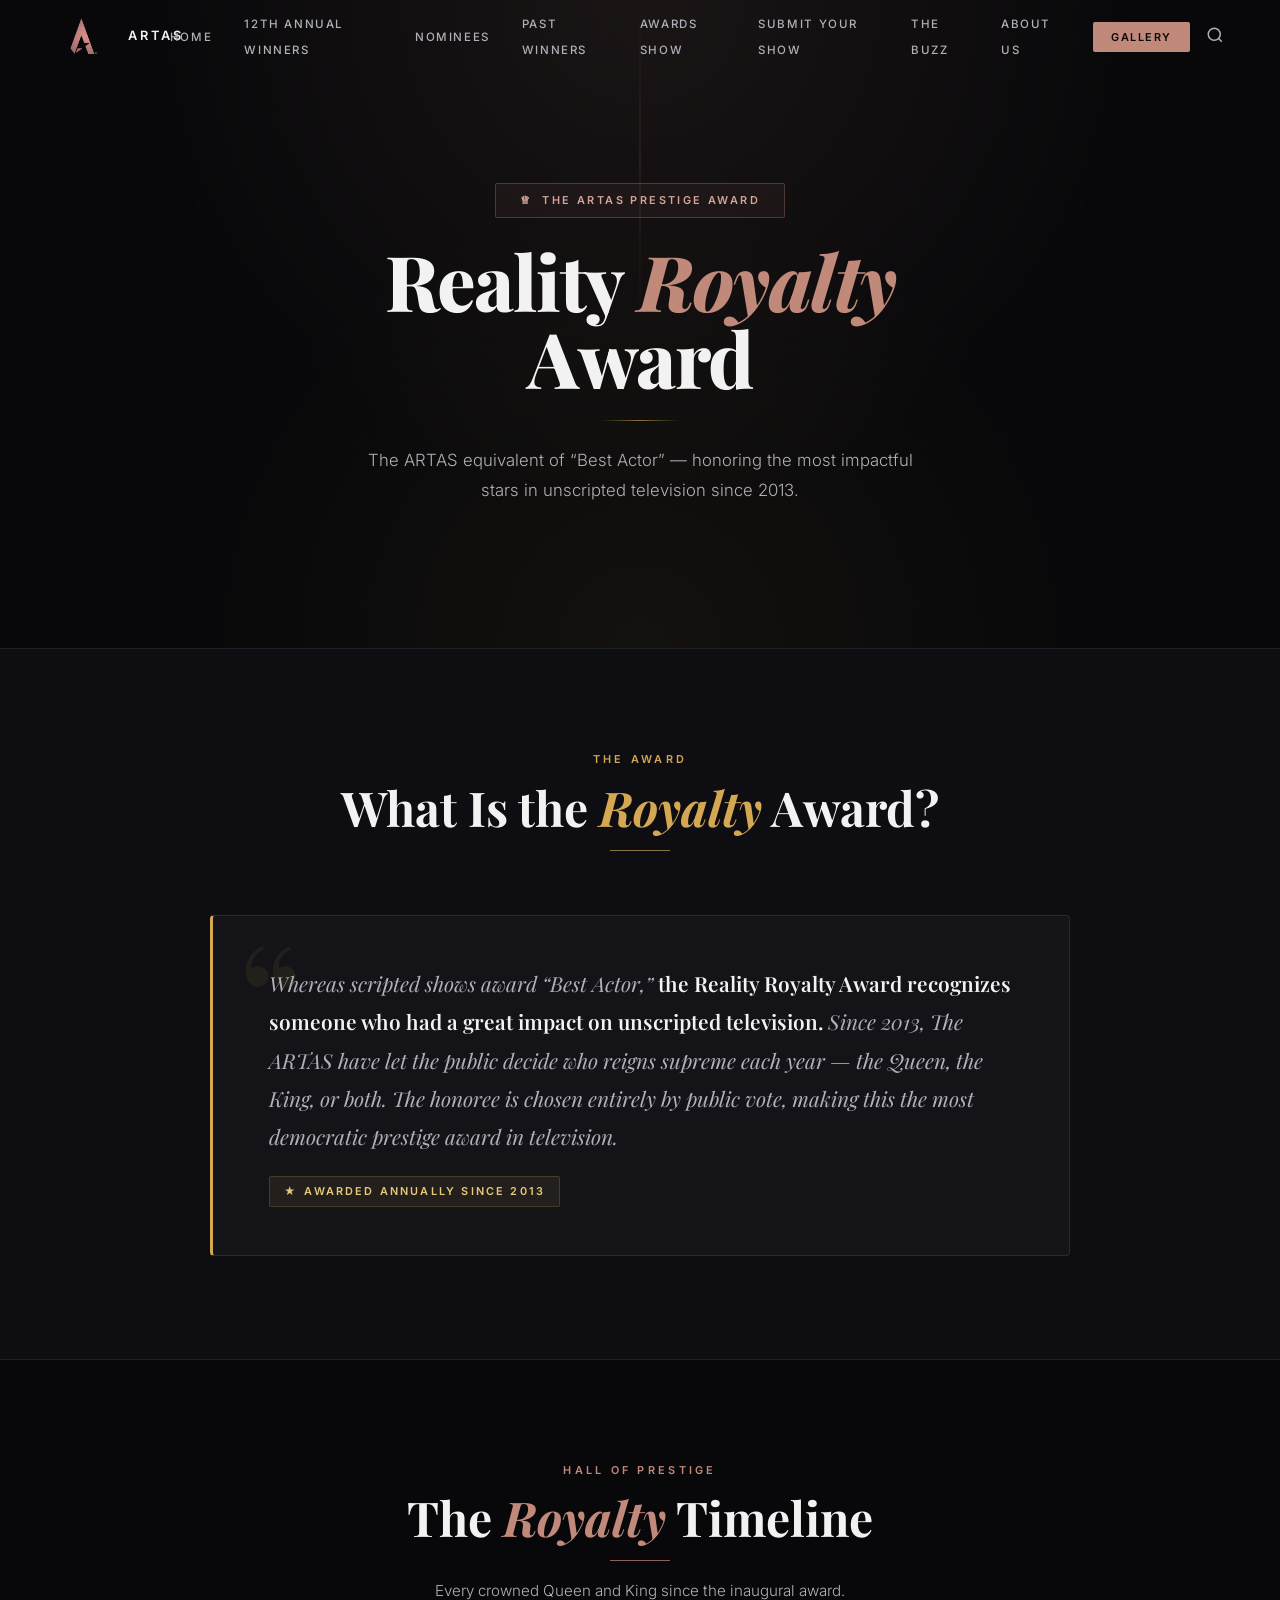
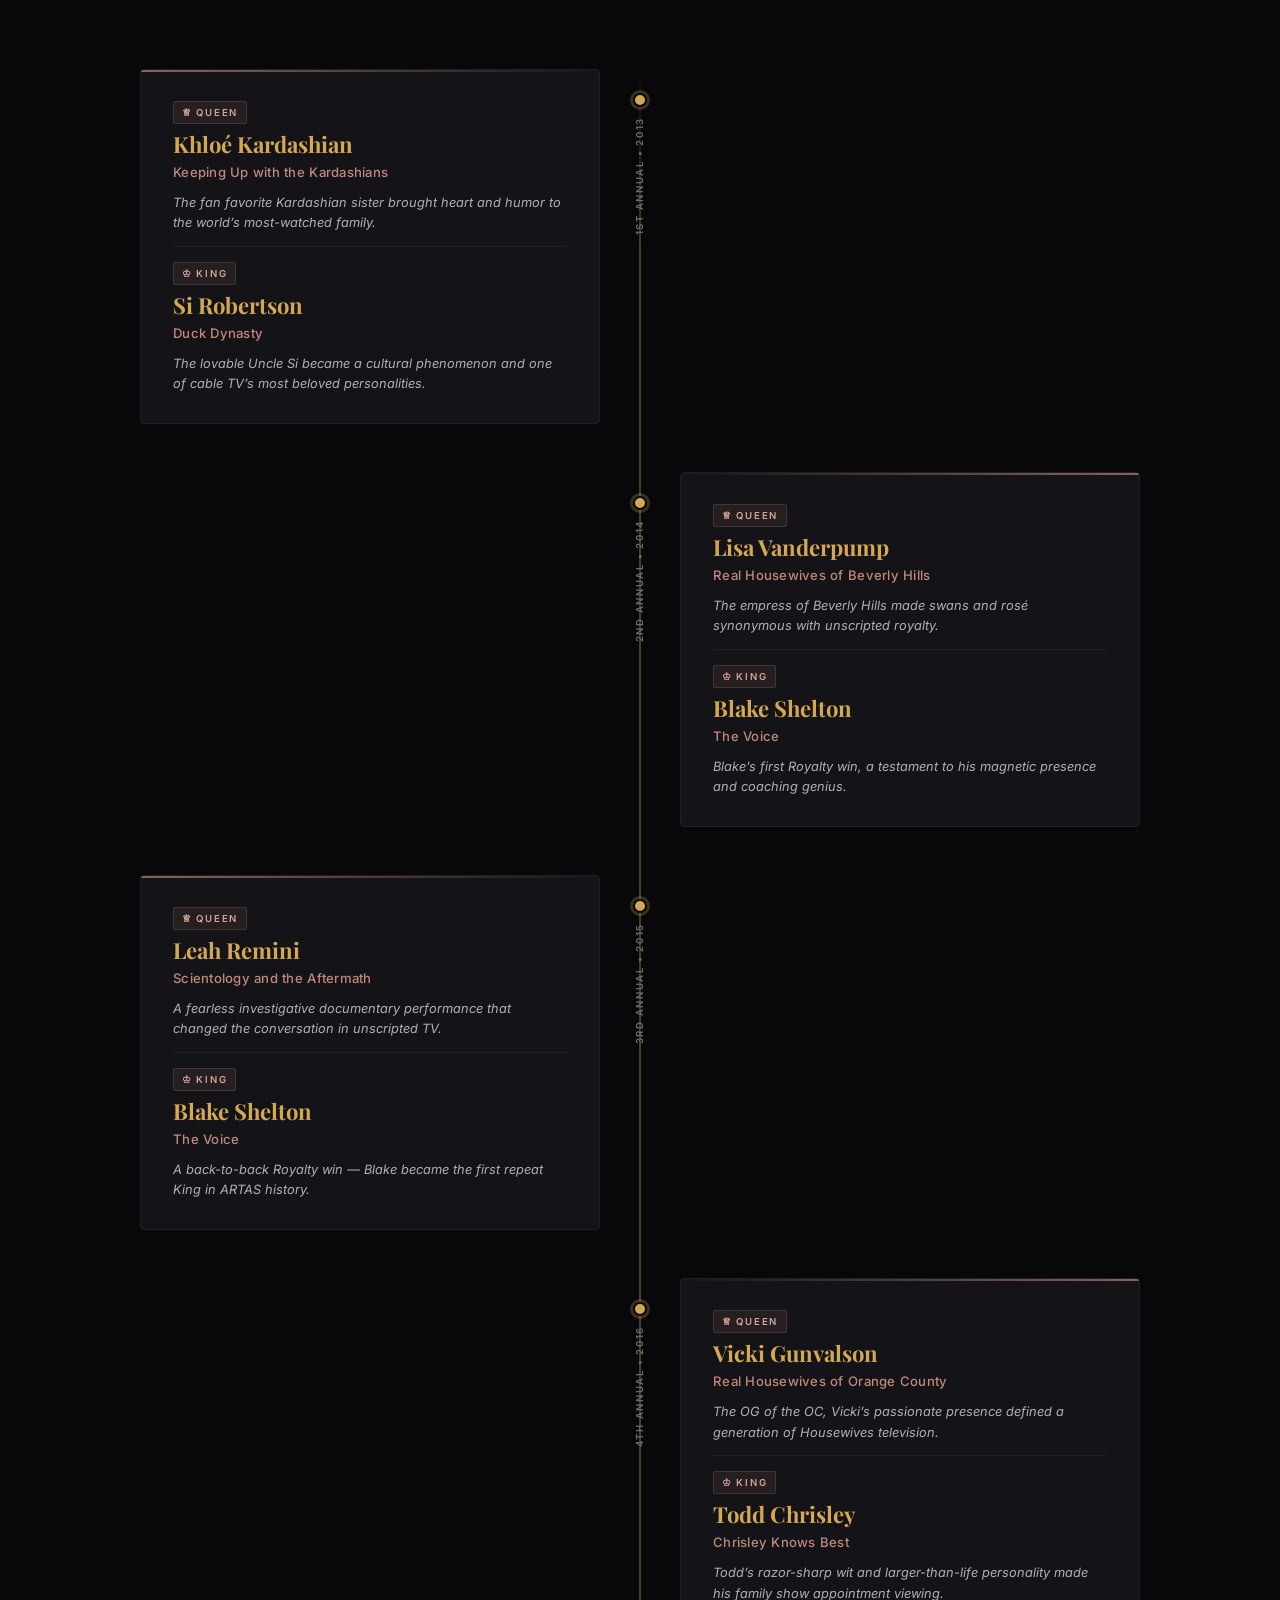
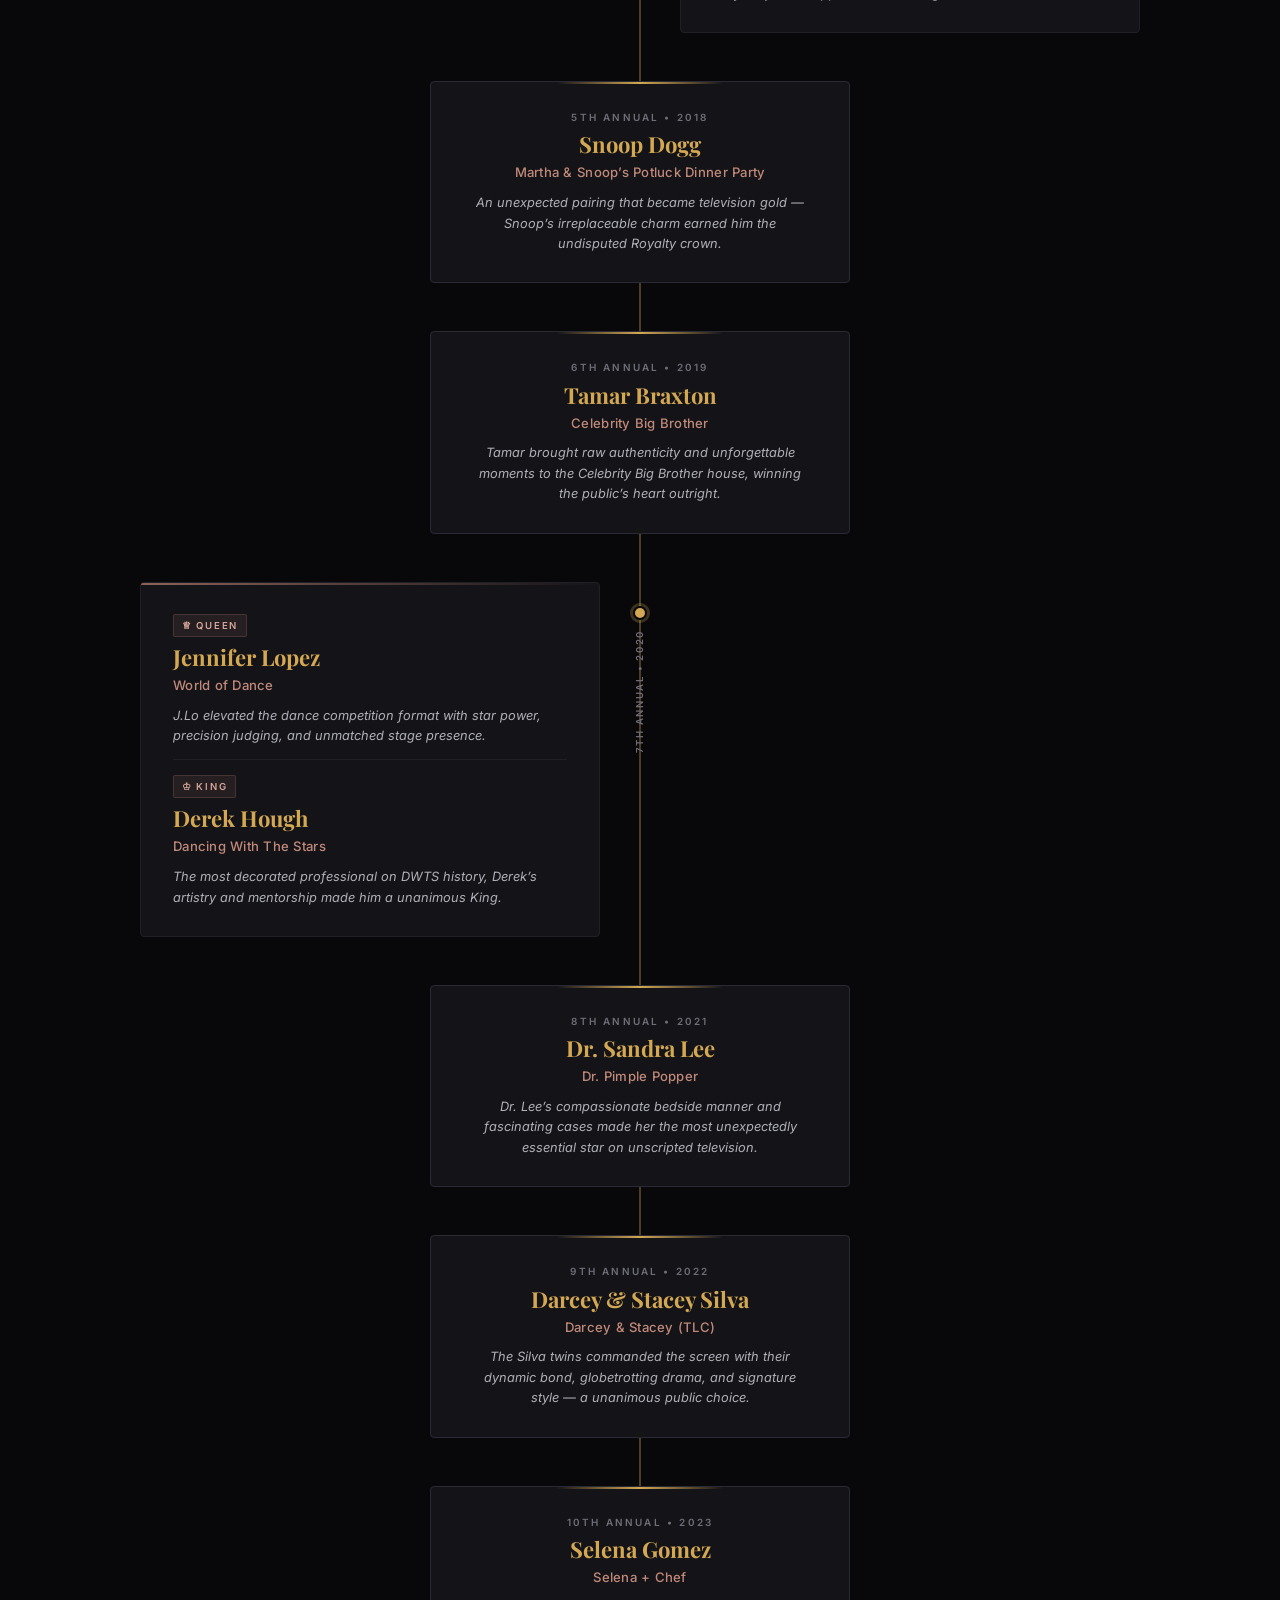
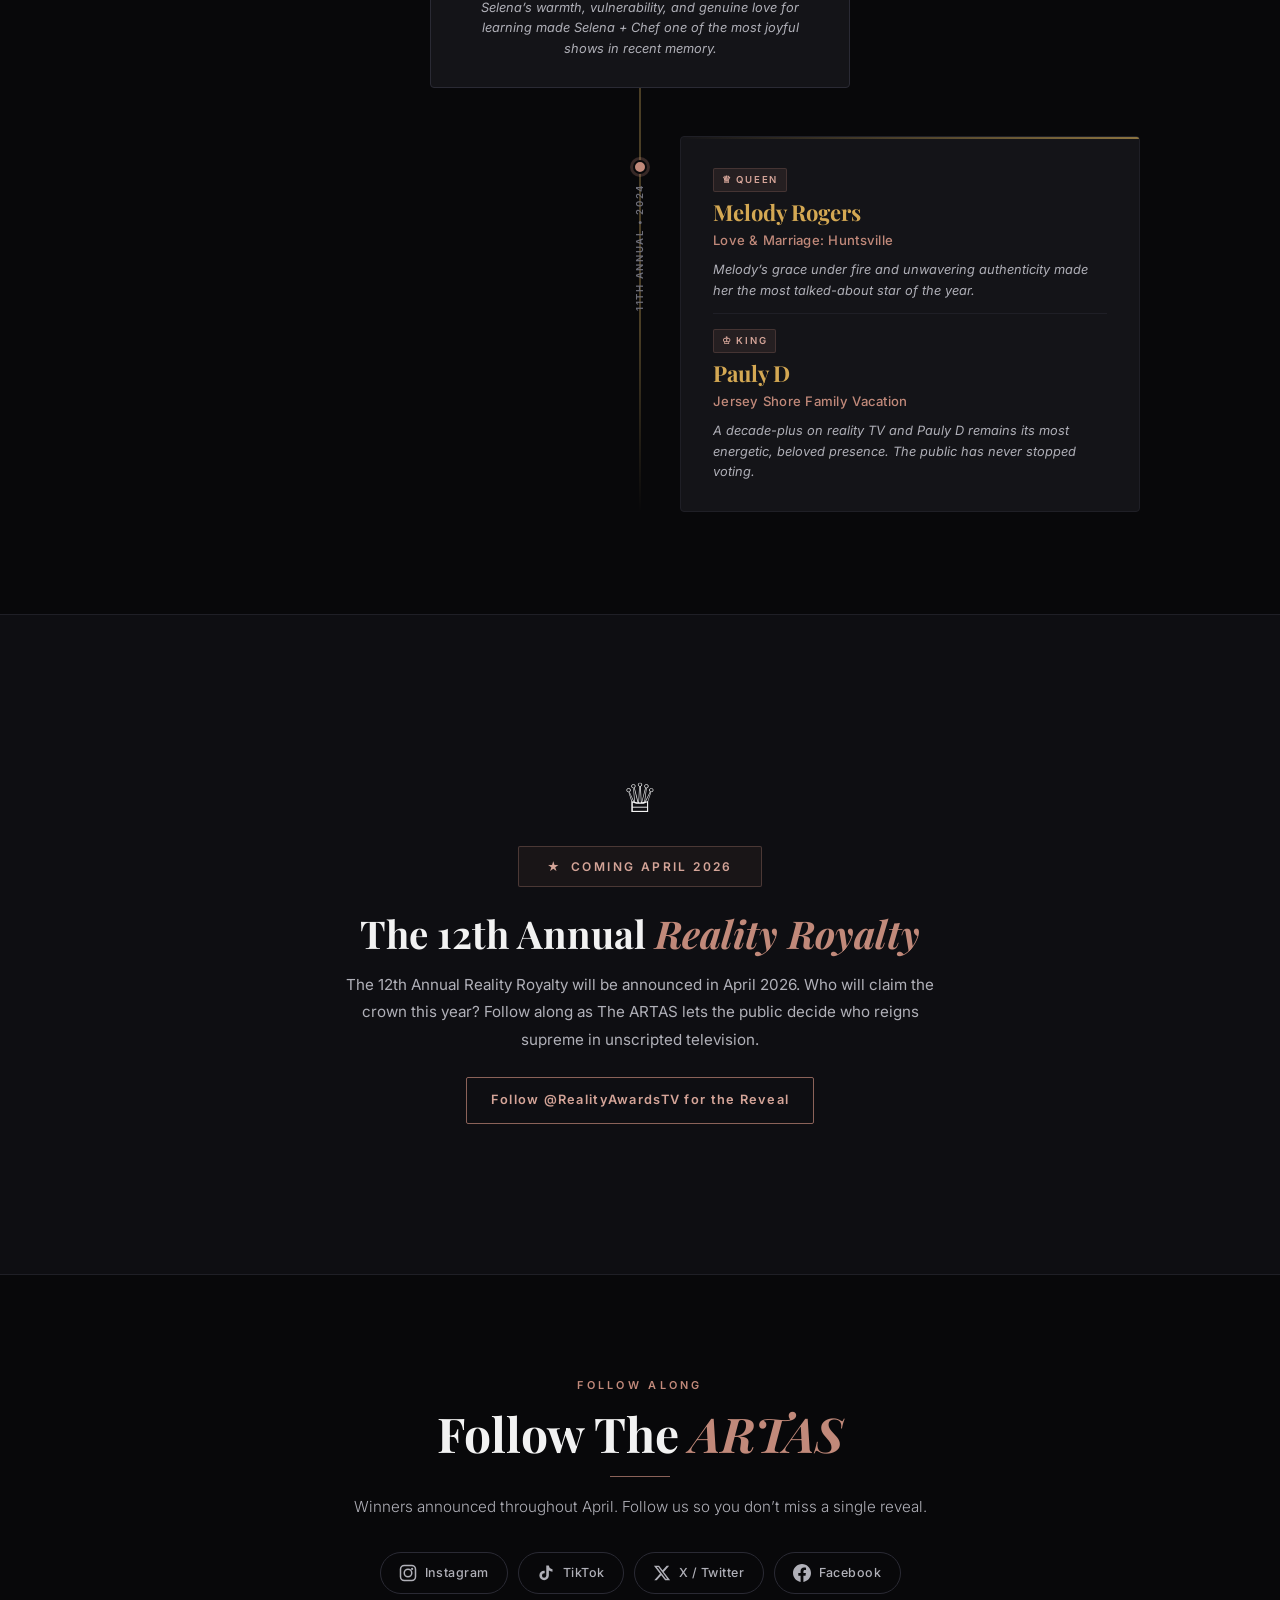
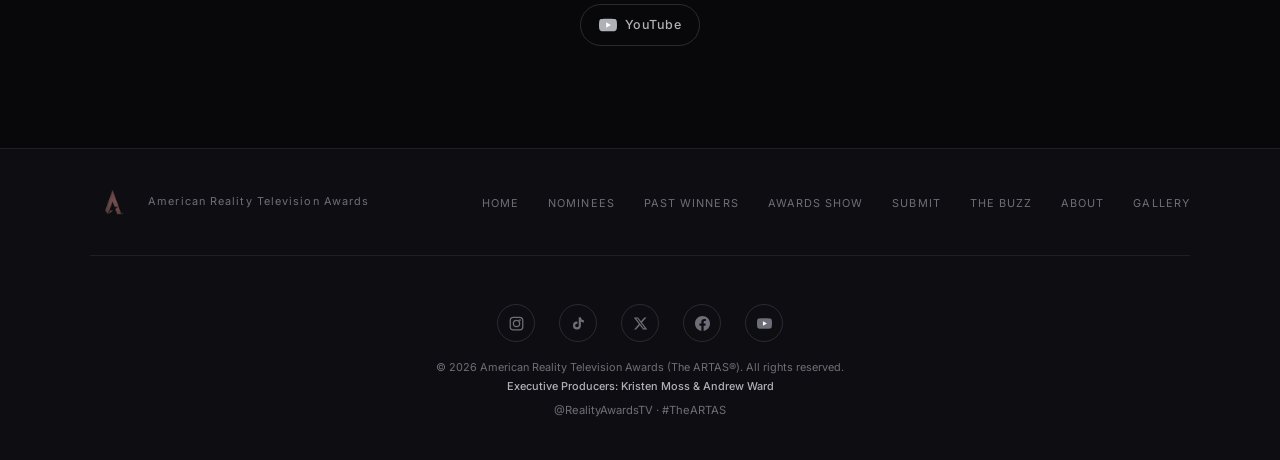
<file: reality-royalty.html>
<!DOCTYPE html>
<html lang="en">
<head>
<meta charset="UTF-8">
<meta name="viewport" content="width=device-width, initial-scale=1.0">
<title>Reality Royalty Award | The ARTAS — American Reality Television Awards</title>
<meta name="description" content="The Reality Royalty Award is The ARTAS equivalent of 'Best Actor' — honoring the most impactful stars in unscripted television since 2013.">
<meta property="og:title" content="Reality Royalty Award — American Reality Television Awards">
<meta property="og:description" content="Honoring the most impactful reality TV stars since 2013. The ARTAS lets the public decide who reigns supreme each year.">
<meta property="og:type" content="website">
<link rel="preconnect" href="https://fonts.googleapis.com">
<link rel="preconnect" href="https://fonts.gstatic.com" crossorigin>
<link href="https://fonts.googleapis.com/css2?family=Playfair+Display:ital,wght@0,400;0,600;0,700;0,800;1,400;1,700&family=Inter:wght@300;400;500;600;700&display=swap" rel="stylesheet">
<style>
:root {
  --bg-primary: #08080A;
  --bg-surface: #0E0E12;
  --bg-card: #141418;
  --bg-card-hover: #1A1A20;
  --rose: #C1897A;
  --rose-light: #D4A498;
  --rose-pale: #E0BEB6;
  --rose-dim: #8B6259;
  --rose-glow: rgba(193, 137, 122, 0.15);
  --gold: #D4A853;
  --gold-light: #E8C97A;
  --gold-dim: #8B7340;
  --gold-glow: rgba(212, 168, 83, 0.15);
  --text-primary: #F2F2F2;
  --text-secondary: #B0B0B8;
  --text-muted: #6E6E78;
  --border: #1F1F26;
  --border-light: #2A2A34;
  --font-display: 'Playfair Display', Georgia, serif;
  --font-body: 'Inter', -apple-system, sans-serif;
  --transition-fast: 180ms cubic-bezier(0.16, 1, 0.3, 1);
  --transition-smooth: 400ms cubic-bezier(0.16, 1, 0.3, 1);
}

*, *::before, *::after { box-sizing: border-box; margin: 0; padding: 0; }
html { -webkit-font-smoothing: antialiased; -moz-osx-font-smoothing: grayscale; scroll-behavior: smooth; scroll-padding-top: 80px; }
body { font-family: var(--font-body); color: var(--text-primary); background: var(--bg-primary); line-height: 1.6; overflow-x: hidden; }
img { display: block; max-width: 100%; height: auto; }
a { color: var(--rose); text-decoration: none; transition: color var(--transition-fast); }
a:hover { color: var(--rose-light); }

/* NAV */
.nav { position: fixed; top: 0; left: 0; right: 0; z-index: 100; padding: 0 clamp(1.5rem, 4vw, 3rem); height: 72px; display: flex; align-items: center; justify-content: space-between; transition: background var(--transition-smooth), box-shadow var(--transition-smooth); }
.nav.scrolled { background: rgba(8,8,10,0.95); backdrop-filter: blur(20px); -webkit-backdrop-filter: blur(20px); box-shadow: 0 1px 0 rgba(193,137,122,0.12); }
.nav-logo { display: flex; align-items: center; gap: 12px; }
.nav-logo img { height: 38px; width: auto; }
.nav-logo span { font-family: var(--font-body); font-weight: 600; font-size: 0.8rem; letter-spacing: 0.25em; text-transform: uppercase; color: var(--text-primary); }
.nav-links { display: flex; align-items: center; gap: clamp(1.2rem, 2.5vw, 2.2rem); list-style: none; }
.nav-links a { font-size: 0.72rem; font-weight: 500; letter-spacing: 0.14em; text-transform: uppercase; color: var(--text-secondary); padding: 4px 0; position: relative; transition: color var(--transition-fast); text-decoration: none; }
.nav-links a::after { content: ''; position: absolute; bottom: -2px; left: 0; width: 0; height: 1px; background: var(--rose); transition: width var(--transition-smooth); }
.nav-links a:hover { color: var(--rose); }
.nav-links a:hover::after { width: 100%; }
.nav-links a.active { color: var(--rose); }
.nav-links a.active::after { width: 100%; }
.nav-cta { font-size: 0.68rem !important; font-weight: 600 !important; color: var(--bg-primary) !important; background: var(--rose); padding: 8px 18px !important; border-radius: 2px; transition: background var(--transition-fast), transform var(--transition-fast) !important; }
.nav-cta:hover { background: var(--rose-light) !important; color: var(--bg-primary) !important; transform: translateY(-1px); }
.nav-cta::after { display: none !important; }
.nav-mobile-toggle { display: none; background: none; border: none; cursor: pointer; padding: 8px; }
.nav-mobile-toggle span { display: block; width: 24px; height: 2px; background: var(--text-primary); margin: 5px 0; transition: all 0.3s; }
.nav-search-toggle { background: none; border: none; cursor: pointer; padding: 8px; color: var(--text-secondary); transition: color 0.2s; margin-left: 0.5rem; }
.nav-search-toggle:hover { color: var(--rose); }

/* PAGE HERO */
.page-hero { position: relative; min-height: 72vh; display: flex; flex-direction: column; align-items: center; justify-content: center; text-align: center; padding: 130px 1.5rem 90px; overflow: hidden; }
.page-hero-bg { position: absolute; inset: 0; z-index: 0; }
.page-hero-bg::before { content: ''; position: absolute; inset: 0; background: radial-gradient(ellipse at 50% 0%, rgba(193,137,122,0.1) 0%, transparent 55%), radial-gradient(ellipse at 50% 100%, rgba(212,168,83,0.06) 0%, transparent 50%); z-index: 0; }
.page-hero-bg::after { content: ''; position: absolute; inset: 0; background-image: url("data:image/svg+xml,%3Csvg xmlns='http://www.w3.org/2000/svg' width='80' height='80'%3E%3Ccircle cx='40' cy='40' r='0.6' fill='%238B6259' opacity='0.4'/%3E%3C/svg%3E"); z-index: 0; }
.hero-crown { position: absolute; top: 0; left: 50%; width: 1px; height: 50%; background: linear-gradient(to bottom, transparent, rgba(193,137,122,0.2), transparent); transform: translateX(-50%); }
.page-hero-particles { position: absolute; inset: 0; z-index: 1; overflow: hidden; pointer-events: none; }
.sparkle { position: absolute; width: 3px; height: 3px; background: var(--gold); border-radius: 50%; animation: sparkle-float linear infinite; opacity: 0; }
@keyframes sparkle-float { 0% { opacity: 0; transform: translateY(100vh) scale(0); } 10% { opacity: 0.8; } 90% { opacity: 0.8; } 100% { opacity: 0; transform: translateY(-10vh) scale(1); } }
.page-hero-content { position: relative; z-index: 2; max-width: 800px; }
.page-hero-badge { display: inline-flex; align-items: center; gap: 10px; padding: 8px 24px; border: 1px solid rgba(193,137,122,0.3); border-radius: 2px; margin-bottom: 1.5rem; background: rgba(193,137,122,0.06); animation: badge-pulse 3s ease-in-out infinite; }
@keyframes badge-pulse { 0%, 100% { box-shadow: 0 0 0 rgba(193,137,122,0); } 50% { box-shadow: 0 0 24px rgba(193,137,122,0.15); } }
.page-hero-badge span { font-size: 0.68rem; font-weight: 600; letter-spacing: 0.22em; text-transform: uppercase; color: var(--rose-light); }
.page-hero-crown-icon { font-size: 1.1rem; }
.page-hero-title { font-family: var(--font-display); font-size: clamp(2.8rem, 2rem + 3.5vw, 5rem); font-weight: 800; line-height: 1.0; letter-spacing: -0.02em; margin-bottom: 1.25rem; color: var(--text-primary); }
.page-hero-title em { font-style: italic; color: var(--rose); }
.hero-divider { width: 80px; height: 1px; background: linear-gradient(90deg, transparent, var(--gold-dim), transparent); margin: 1.5rem auto; }
.page-hero-subtitle { font-size: clamp(0.9rem, 0.8rem + 0.5vw, 1.05rem); color: var(--text-secondary); font-weight: 300; max-width: 580px; margin: 0 auto; line-height: 1.8; }

/* SECTIONS */
.section { padding: clamp(4rem, 8vw, 7rem) clamp(1.5rem, 4vw, 3rem); }
.section-inner { max-width: 1100px; margin: 0 auto; }
.section-header { text-align: center; margin-bottom: clamp(2.5rem, 5vw, 4rem); }
.section-label { font-size: 0.68rem; font-weight: 600; letter-spacing: 0.3em; text-transform: uppercase; color: var(--rose); margin-bottom: 0.75rem; display: block; }
.section-label.gold { color: var(--gold); }
.section-title { font-family: var(--font-display); font-size: clamp(1.8rem, 1rem + 3vw, 3rem); font-weight: 700; line-height: 1.1; }
.section-title em { font-style: italic; color: var(--rose); }
.section-title em.gold { color: var(--gold); }
.section-divider { width: 60px; height: 1px; background: var(--rose-dim); margin: 1rem auto 0; }
.section-subtitle { font-size: 0.95rem; color: var(--text-secondary); font-weight: 300; max-width: 620px; margin: 1rem auto 0; line-height: 1.8; }

/* ABOUT AWARD */
.about-award { background: var(--bg-surface); border-top: 1px solid var(--border); border-bottom: 1px solid var(--border); }
.about-award-inner { max-width: 860px; margin: 0 auto; }
.award-quote-block { position: relative; padding: 3rem 3.5rem; background: var(--bg-card); border: 1px solid var(--border-light); border-radius: 4px; border-left: 3px solid var(--gold); }
.award-quote-block::before { content: '\201C'; font-family: var(--font-display); font-size: 10rem; line-height: 0; color: var(--gold); opacity: 0.08; position: absolute; top: 5rem; left: 1.5rem; pointer-events: none; }
.award-quote-text { font-family: var(--font-display); font-size: clamp(1rem, 0.85rem + 0.8vw, 1.3rem); font-style: italic; color: var(--text-secondary); line-height: 1.85; margin-bottom: 1.25rem; }
.award-quote-text strong { color: var(--text-primary); font-style: normal; font-weight: 600; }
.award-since { display: inline-flex; align-items: center; gap: 8px; padding: 6px 14px; background: rgba(212,168,83,0.08); border: 1px solid rgba(212,168,83,0.2); border-radius: 2px; }
.award-since span { font-size: 0.68rem; font-weight: 600; letter-spacing: 0.2em; text-transform: uppercase; color: var(--gold-light); }

/* PRESTIGE TIMELINE */
.timeline-section { background: var(--bg-primary); }
.prestige-timeline { max-width: 1000px; margin: 0 auto; position: relative; }
.prestige-timeline::before { content: ''; position: absolute; left: 50%; top: 0; bottom: 0; width: 1px; background: linear-gradient(to bottom, transparent, var(--gold-dim) 5%, var(--gold-dim) 95%, transparent); transform: translateX(-50%); pointer-events: none; }

.prestige-item { display: grid; grid-template-columns: 1fr 80px 1fr; gap: 0; margin-bottom: 3rem; align-items: start; }
.prestige-item:last-child { margin-bottom: 0; }

/* Left card */
.prestige-card { background: var(--bg-card); border: 1px solid var(--border); border-radius: 4px; padding: 1.75rem 2rem; position: relative; transition: border-color var(--transition-smooth), box-shadow var(--transition-smooth); }
.prestige-card:hover { border-color: var(--rose-dim); box-shadow: 0 8px 40px rgba(193,137,122,0.08); }
.prestige-card.gold-card { border-color: var(--border); }
.prestige-card.gold-card:hover { border-color: var(--gold-dim); box-shadow: 0 8px 40px rgba(212,168,83,0.08); }
.prestige-card::before { content: ''; position: absolute; top: 0; left: 0; right: 0; height: 2px; background: linear-gradient(90deg, var(--rose-dim), transparent); border-radius: 4px 4px 0 0; }
.prestige-card.gold-card::before { background: linear-gradient(90deg, var(--gold-dim), transparent); }
.prestige-card.right-card::before { background: linear-gradient(270deg, var(--rose-dim), transparent); }
.prestige-card.right-card.gold-card::before { background: linear-gradient(270deg, var(--gold-dim), transparent); }

.prestige-empty { /* nothing */ }

/* Year node */
.prestige-node { display: flex; flex-direction: column; align-items: center; gap: 6px; padding-top: 1.5rem; }
.prestige-dot { width: 14px; height: 14px; border-radius: 50%; background: var(--gold); border: 2px solid var(--bg-primary); box-shadow: 0 0 0 3px rgba(212,168,83,0.25); flex-shrink: 0; }
.prestige-year-label { font-size: 0.6rem; font-weight: 600; letter-spacing: 0.18em; text-transform: uppercase; color: var(--text-muted); white-space: nowrap; writing-mode: vertical-rl; text-orientation: mixed; transform: rotate(180deg); margin-top: 4px; }

.prestige-annual { font-size: 0.62rem; font-weight: 600; letter-spacing: 0.22em; text-transform: uppercase; color: var(--text-muted); margin-bottom: 0.4rem; display: block; }
.prestige-name { font-family: var(--font-display); font-size: clamp(1.1rem, 0.9rem + 0.6vw, 1.4rem); font-weight: 700; color: var(--gold); line-height: 1.15; margin-bottom: 0.3rem; }
.prestige-crown-label { display: inline-flex; align-items: center; gap: 5px; font-size: 0.6rem; font-weight: 600; letter-spacing: 0.18em; text-transform: uppercase; color: var(--rose-light); background: rgba(193,137,122,0.1); border: 1px solid rgba(193,137,122,0.2); border-radius: 2px; padding: 3px 8px; margin-bottom: 0.5rem; }
.prestige-show { font-size: 0.82rem; color: var(--rose); font-weight: 500; letter-spacing: 0.02em; margin-bottom: 0.6rem; }
.prestige-note { font-size: 0.8rem; color: var(--text-secondary); line-height: 1.6; font-style: italic; }

/* Dual winner layout */
.prestige-dual { display: flex; flex-direction: column; gap: 0.75rem; }
.prestige-dual-item { padding-bottom: 0.75rem; border-bottom: 1px solid var(--border); }
.prestige-dual-item:last-child { padding-bottom: 0; border-bottom: none; }

/* SPECIAL — solo centered entry */
.prestige-item.solo { display: flex; justify-content: center; margin-bottom: 3rem; position: relative; }
.prestige-item.solo .prestige-solo-card { background: var(--bg-card); border: 1px solid var(--border-light); border-radius: 4px; padding: 1.75rem 2.5rem; max-width: 420px; width: 100%; text-align: center; position: relative; }
.prestige-item.solo .prestige-solo-card::before { content: ''; position: absolute; top: 0; left: 50%; transform: translateX(-50%); width: 40%; height: 2px; background: linear-gradient(90deg, transparent, var(--gold), transparent); border-radius: 4px 4px 0 0; }
.prestige-item.solo .prestige-solo-node { position: absolute; left: 50%; top: 1.75rem; transform: translateX(-50%); width: 14px; height: 14px; border-radius: 50%; background: var(--gold); border: 2px solid var(--bg-primary); box-shadow: 0 0 0 3px rgba(212,168,83,0.25); }

/* 12TH ANNUAL PREVIEW */
.reveal-section { background: var(--bg-surface); border-top: 1px solid var(--border); border-bottom: 1px solid var(--border); }
.reveal-box { max-width: 680px; margin: 0 auto; text-align: center; padding: 3rem 2rem; }
.reveal-icon { font-size: 2.5rem; margin-bottom: 1rem; display: block; }
.reveal-year-badge { display: inline-flex; align-items: center; gap: 10px; padding: 10px 28px; border: 1px solid rgba(193,137,122,0.3); border-radius: 2px; margin-bottom: 1.5rem; background: rgba(193,137,122,0.06); animation: badge-pulse 3s ease-in-out infinite; }
.reveal-year-badge span { font-size: 0.75rem; font-weight: 600; letter-spacing: 0.2em; text-transform: uppercase; color: var(--rose-light); }
.reveal-title { font-family: var(--font-display); font-size: clamp(1.6rem, 1.2rem + 1.5vw, 2.4rem); font-weight: 700; line-height: 1.15; margin-bottom: 1rem; }
.reveal-title em { font-style: italic; color: var(--rose); }
.reveal-text { font-size: 0.95rem; color: var(--text-secondary); line-height: 1.8; margin-bottom: 1.5rem; }
.reveal-follow { display: inline-flex; align-items: center; gap: 8px; padding: 12px 24px; border: 1px solid var(--rose-dim); border-radius: 2px; color: var(--rose-light); font-size: 0.8rem; font-weight: 600; letter-spacing: 0.1em; transition: all var(--transition-fast); }
.reveal-follow:hover { background: var(--rose-glow); border-color: var(--rose); color: var(--rose-light); }

/* SOCIAL FOLLOW */
.social-follow { background: var(--bg-primary); text-align: center; }
.social-follow-inner { max-width: 600px; margin: 0 auto; }
.social-pills { display: flex; flex-wrap: wrap; justify-content: center; gap: 10px; margin-top: 2rem; }
.social-pill { display: inline-flex; align-items: center; gap: 8px; padding: 10px 18px; border: 1px solid var(--border-light); border-radius: 50px; color: var(--text-secondary); font-family: var(--font-body); font-size: 0.78rem; font-weight: 500; letter-spacing: 0.04em; transition: all var(--transition-fast); text-decoration: none; }
.social-pill:hover { border-color: var(--rose); color: var(--rose); background: var(--rose-glow); transform: translateY(-2px); }

/* FOOTER */
.footer { padding: 2.5rem clamp(1.5rem, 4vw, 3rem); border-top: 1px solid var(--border); background: var(--bg-surface); }
.footer-inner { max-width: 1100px; margin: 0 auto; display: flex; justify-content: space-between; align-items: center; flex-wrap: wrap; gap: 1.5rem; }
.footer-brand { display: flex; align-items: center; gap: 12px; }
.footer-brand img { height: 26px; opacity: 0.5; }
.footer-brand span { font-size: 0.68rem; color: var(--text-muted); letter-spacing: 0.1em; }
.footer-links { display: flex; gap: 1.8rem; list-style: none; }
.footer-links a { font-size: 0.68rem; color: var(--text-muted); letter-spacing: 0.1em; text-transform: uppercase; transition: color var(--transition-fast); }
.footer-links a:hover { color: var(--rose); }
.footer-copy { width: 100%; text-align: center; padding-top: 1.5rem; border-top: 1px solid var(--border); margin-top: 1rem; font-size: 0.68rem; color: var(--text-muted); line-height: 1.7; }
.footer-copy .producers { color: var(--text-secondary); font-weight: 500; }
.social-links { display: flex; justify-content: center; gap: 1.5rem; margin-top: 1.5rem; }
.social-links a { display: flex; align-items: center; justify-content: center; width: 38px; height: 38px; border: 1px solid var(--border-light); border-radius: 50%; color: var(--text-muted); transition: all var(--transition-fast); }
.social-links a:hover { border-color: var(--rose); color: var(--rose); transform: translateY(-2px); }
.social-links svg { width: 15px; height: 15px; }

/* REVEAL */
.reveal { opacity: 0; transform: translateY(30px); transition: opacity 0.8s cubic-bezier(0.16, 1, 0.3, 1), transform 0.8s cubic-bezier(0.16, 1, 0.3, 1); }
.reveal.visible { opacity: 1; transform: translateY(0); }
.reveal-delay-1 { transition-delay: 0.1s; }
.reveal-delay-2 { transition-delay: 0.2s; }
.reveal-delay-3 { transition-delay: 0.3s; }

/* MOBILE OVERLAY */
.mobile-overlay { position: fixed; inset: 0; z-index: 99; background: rgba(8,8,10,0.98); display: flex; flex-direction: column; align-items: center; justify-content: center; gap: 2rem; opacity: 0; pointer-events: none; transition: opacity 0.4s ease; }
.mobile-overlay.open { opacity: 1; pointer-events: all; }
.mobile-overlay a { font-family: var(--font-display); font-size: 1.4rem; color: var(--text-primary); }
.mobile-overlay a:hover { color: var(--rose); }
.mobile-close { position: absolute; top: 24px; right: 24px; background: none; border: none; color: var(--text-primary); font-size: 1.5rem; cursor: pointer; }

/* RESPONSIVE */
@media (max-width: 768px) {
  .nav-links { display: none; }
  .nav-mobile-toggle { display: block; }
  .prestige-timeline::before { left: 28px; transform: none; }
  .prestige-item { display: block; padding-left: 64px; position: relative; }
  .prestige-node { position: absolute; left: 16px; top: 1.5rem; flex-direction: row; writing-mode: unset; }
  .prestige-year-label { writing-mode: unset; transform: none; font-size: 0.55rem; margin-top: 0; }
  .prestige-empty { display: none; }
  .prestige-card { margin-bottom: 1rem; }
  .prestige-item.solo { display: block; padding-left: 64px; }
  .prestige-item.solo .prestige-solo-node { left: 16px; transform: none; }
  .prestige-item.solo .prestige-solo-card { max-width: 100%; text-align: left; }
  .award-quote-block { padding: 1.75rem 1.5rem; }
  .footer-inner { flex-direction: column; text-align: center; }
  .footer-links { flex-wrap: wrap; justify-content: center; }
}
@media (max-width: 480px) {
  .social-pill span { display: none; }
  .social-pill { padding: 10px; border-radius: 50%; }
}
</style>
</head>
<body>

<!-- NAV -->
<nav class="nav" id="nav">
  <a href="index.html" class="nav-logo">
    <img src="images/12th-logo-A-transparent.png" alt="ARTAS">
    <span>ARTAS</span>
  </a>
  <ul class="nav-links">
    <li><a href="index.html">Home</a></li>
    <li><a href="winners.html">12th Annual Winners</a></li>
    <li><a href="nominees.html">Nominees</a></li>
    <li><a href="past-winners.html">Past Winners</a></li>
    <li><a href="awards-show.html">Awards Show</a></li>
    <li><a href="submit.html">Submit Your Show</a></li>
    <li><a href="the-buzz.html">The Buzz</a></li>
    <li><a href="about.html">About Us</a></li>
    <li><a href="gallery.html" class="nav-cta">Gallery</a></li>
  </ul>
  <button class="nav-search-toggle" id="searchToggle" aria-label="Search"><svg viewBox="0 0 24 24" width="18" height="18" fill="none" stroke="currentColor" stroke-width="2"><circle cx="11" cy="11" r="8"/><path d="m21 21-4.3-4.3"/></svg></button>
  <button class="nav-mobile-toggle" id="mobileToggle" aria-label="Open menu"><span></span><span></span><span></span></button>
</nav>

<!-- MOBILE OVERLAY -->
<div class="mobile-overlay" id="mobileMenu">
  <button class="mobile-close" id="mobileClose" aria-label="Close menu">&times;</button>
  <a href="index.html" onclick="closeMobile()">Home</a>
  <a href="winners.html" onclick="closeMobile()">12th Annual Winners</a>
  <a href="nominees.html" onclick="closeMobile()">Nominees</a>
  <a href="past-winners.html" onclick="closeMobile()">Past Winners</a>
  <a href="awards-show.html" onclick="closeMobile()">Awards Show</a>
  <a href="submit.html" onclick="closeMobile()">Submit Your Show</a>
  <a href="the-buzz.html" onclick="closeMobile()">The Buzz</a>
  <a href="about.html" onclick="closeMobile()">About Us</a>
  <a href="gallery.html" onclick="closeMobile()">Gallery</a>
</div>

<!-- HERO -->
<section class="page-hero">
  <div class="page-hero-bg">
    <div class="hero-crown"></div>
  </div>
  <div class="page-hero-particles" id="particles"></div>
  <div class="page-hero-content">
    <div class="page-hero-badge">
      <span class="page-hero-crown-icon">&#9813;</span>
      <span>The ARTAS Prestige Award</span>
    </div>
    <h1 class="page-hero-title">Reality <em>Royalty</em><br>Award</h1>
    <div class="hero-divider"></div>
    <p class="page-hero-subtitle">The ARTAS equivalent of &ldquo;Best Actor&rdquo; &mdash; honoring the most impactful stars in unscripted television since 2013.</p>
  </div>
</section>

<!-- ABOUT THE AWARD -->
<section class="section about-award">
  <div class="about-award-inner">
    <div class="section-header reveal">
      <span class="section-label gold">The Award</span>
      <h2 class="section-title">What Is the <em class="gold">Royalty</em> Award?</h2>
      <div class="section-divider" style="background: var(--gold-dim);"></div>
    </div>
    <div class="award-quote-block reveal">
      <p class="award-quote-text">
        Whereas scripted shows award &ldquo;Best Actor,&rdquo; <strong>the Reality Royalty Award recognizes someone who had a great impact on unscripted television.</strong> Since 2013, The ARTAS have let the public decide who reigns supreme each year &mdash; the Queen, the King, or both. The honoree is chosen entirely by public vote, making this the most democratic prestige award in television.
      </p>
      <div class="award-since">
        <span>&#9733;&ensp;Awarded Annually Since 2013</span>
      </div>
    </div>
  </div>
</section>

<!-- PRESTIGE TIMELINE -->
<section class="section timeline-section">
  <div class="section-inner">
    <div class="section-header reveal">
      <span class="section-label">Hall of Prestige</span>
      <h2 class="section-title">The <em>Royalty</em> Timeline</h2>
      <div class="section-divider"></div>
      <p class="section-subtitle">Every crowned Queen and King since the inaugural award.</p>
    </div>

    <div class="prestige-timeline">

      <!-- 1st Annual 2013 -->
      <div class="prestige-item reveal">
        <div class="prestige-card">
          <div class="prestige-dual">
            <div class="prestige-dual-item">
              <span class="prestige-crown-label">&#9813; Queen</span>
              <div class="prestige-name">Khloé Kardashian</div>
              <div class="prestige-show">Keeping Up with the Kardashians</div>
              <p class="prestige-note">The fan favorite Kardashian sister brought heart and humor to the world&rsquo;s most-watched family.</p>
            </div>
            <div class="prestige-dual-item">
              <span class="prestige-crown-label">&#9812; King</span>
              <div class="prestige-name">Si Robertson</div>
              <div class="prestige-show">Duck Dynasty</div>
              <p class="prestige-note">The lovable Uncle Si became a cultural phenomenon and one of cable TV&rsquo;s most beloved personalities.</p>
            </div>
          </div>
        </div>
        <div class="prestige-node">
          <div class="prestige-dot"></div>
          <span class="prestige-year-label">1st Annual &bull; 2013</span>
        </div>
        <div class="prestige-empty"></div>
      </div>

      <!-- 2nd Annual 2014 -->
      <div class="prestige-item reveal">
        <div class="prestige-empty"></div>
        <div class="prestige-node">
          <div class="prestige-dot"></div>
          <span class="prestige-year-label">2nd Annual &bull; 2014</span>
        </div>
        <div class="prestige-card right-card">
          <div class="prestige-dual">
            <div class="prestige-dual-item">
              <span class="prestige-crown-label">&#9813; Queen</span>
              <div class="prestige-name">Lisa Vanderpump</div>
              <div class="prestige-show">Real Housewives of Beverly Hills</div>
              <p class="prestige-note">The empress of Beverly Hills made swans and rosé synonymous with unscripted royalty.</p>
            </div>
            <div class="prestige-dual-item">
              <span class="prestige-crown-label">&#9812; King</span>
              <div class="prestige-name">Blake Shelton</div>
              <div class="prestige-show">The Voice</div>
              <p class="prestige-note">Blake&rsquo;s first Royalty win, a testament to his magnetic presence and coaching genius.</p>
            </div>
          </div>
        </div>
      </div>

      <!-- 3rd Annual 2015 -->
      <div class="prestige-item reveal">
        <div class="prestige-card">
          <div class="prestige-dual">
            <div class="prestige-dual-item">
              <span class="prestige-crown-label">&#9813; Queen</span>
              <div class="prestige-name">Leah Remini</div>
              <div class="prestige-show">Scientology and the Aftermath</div>
              <p class="prestige-note">A fearless investigative documentary performance that changed the conversation in unscripted TV.</p>
            </div>
            <div class="prestige-dual-item">
              <span class="prestige-crown-label">&#9812; King</span>
              <div class="prestige-name">Blake Shelton</div>
              <div class="prestige-show">The Voice</div>
              <p class="prestige-note">A back-to-back Royalty win — Blake became the first repeat King in ARTAS history.</p>
            </div>
          </div>
        </div>
        <div class="prestige-node">
          <div class="prestige-dot"></div>
          <span class="prestige-year-label">3rd Annual &bull; 2015</span>
        </div>
        <div class="prestige-empty"></div>
      </div>

      <!-- 4th Annual 2016 -->
      <div class="prestige-item reveal">
        <div class="prestige-empty"></div>
        <div class="prestige-node">
          <div class="prestige-dot"></div>
          <span class="prestige-year-label">4th Annual &bull; 2016</span>
        </div>
        <div class="prestige-card right-card">
          <div class="prestige-dual">
            <div class="prestige-dual-item">
              <span class="prestige-crown-label">&#9813; Queen</span>
              <div class="prestige-name">Vicki Gunvalson</div>
              <div class="prestige-show">Real Housewives of Orange County</div>
              <p class="prestige-note">The OG of the OC, Vicki&rsquo;s passionate presence defined a generation of Housewives television.</p>
            </div>
            <div class="prestige-dual-item">
              <span class="prestige-crown-label">&#9812; King</span>
              <div class="prestige-name">Todd Chrisley</div>
              <div class="prestige-show">Chrisley Knows Best</div>
              <p class="prestige-note">Todd&rsquo;s razor-sharp wit and larger-than-life personality made his family show appointment viewing.</p>
            </div>
          </div>
        </div>
      </div>

      <!-- 5th Annual 2018 — SOLO -->
      <div class="prestige-item solo reveal">
        <div class="prestige-solo-node"></div>
        <div class="prestige-solo-card">
          <span class="prestige-annual">5th Annual &bull; 2018</span>
          <div class="prestige-name">Snoop Dogg</div>
          <div class="prestige-show">Martha &amp; Snoop&rsquo;s Potluck Dinner Party</div>
          <p class="prestige-note">An unexpected pairing that became television gold — Snoop&rsquo;s irreplaceable charm earned him the undisputed Royalty crown.</p>
        </div>
      </div>

      <!-- 6th Annual 2019 — SOLO -->
      <div class="prestige-item solo reveal">
        <div class="prestige-solo-node"></div>
        <div class="prestige-solo-card">
          <span class="prestige-annual">6th Annual &bull; 2019</span>
          <div class="prestige-name">Tamar Braxton</div>
          <div class="prestige-show">Celebrity Big Brother</div>
          <p class="prestige-note">Tamar brought raw authenticity and unforgettable moments to the Celebrity Big Brother house, winning the public&rsquo;s heart outright.</p>
        </div>
      </div>

      <!-- 7th Annual 2020 -->
      <div class="prestige-item reveal">
        <div class="prestige-card">
          <div class="prestige-dual">
            <div class="prestige-dual-item">
              <span class="prestige-crown-label">&#9813; Queen</span>
              <div class="prestige-name">Jennifer Lopez</div>
              <div class="prestige-show">World of Dance</div>
              <p class="prestige-note">J.Lo elevated the dance competition format with star power, precision judging, and unmatched stage presence.</p>
            </div>
            <div class="prestige-dual-item">
              <span class="prestige-crown-label">&#9812; King</span>
              <div class="prestige-name">Derek Hough</div>
              <div class="prestige-show">Dancing With The Stars</div>
              <p class="prestige-note">The most decorated professional on DWTS history, Derek&rsquo;s artistry and mentorship made him a unanimous King.</p>
            </div>
          </div>
        </div>
        <div class="prestige-node">
          <div class="prestige-dot"></div>
          <span class="prestige-year-label">7th Annual &bull; 2020</span>
        </div>
        <div class="prestige-empty"></div>
      </div>

      <!-- 8th Annual 2021 — SOLO -->
      <div class="prestige-item solo reveal">
        <div class="prestige-solo-node"></div>
        <div class="prestige-solo-card">
          <span class="prestige-annual">8th Annual &bull; 2021</span>
          <div class="prestige-name">Dr. Sandra Lee</div>
          <div class="prestige-show">Dr. Pimple Popper</div>
          <p class="prestige-note">Dr. Lee&rsquo;s compassionate bedside manner and fascinating cases made her the most unexpectedly essential star on unscripted television.</p>
        </div>
      </div>

      <!-- 9th Annual 2022 — SOLO -->
      <div class="prestige-item solo reveal">
        <div class="prestige-solo-node"></div>
        <div class="prestige-solo-card">
          <span class="prestige-annual">9th Annual &bull; 2022</span>
          <div class="prestige-name">Darcey &amp; Stacey Silva</div>
          <div class="prestige-show">Darcey &amp; Stacey (TLC)</div>
          <p class="prestige-note">The Silva twins commanded the screen with their dynamic bond, globetrotting drama, and signature style — a unanimous public choice.</p>
        </div>
      </div>

      <!-- 10th Annual 2023 — SOLO -->
      <div class="prestige-item solo reveal">
        <div class="prestige-solo-node"></div>
        <div class="prestige-solo-card">
          <span class="prestige-annual">10th Annual &bull; 2023</span>
          <div class="prestige-name">Selena Gomez</div>
          <div class="prestige-show">Selena + Chef</div>
          <p class="prestige-note">Selena&rsquo;s warmth, vulnerability, and genuine love for learning made Selena + Chef one of the most joyful shows in recent memory.</p>
        </div>
      </div>

      <!-- 11th Annual 2024 -->
      <div class="prestige-item reveal">
        <div class="prestige-empty"></div>
        <div class="prestige-node">
          <div class="prestige-dot" style="background: var(--rose); box-shadow: 0 0 0 3px rgba(193,137,122,0.25);"></div>
          <span class="prestige-year-label">11th Annual &bull; 2024</span>
        </div>
        <div class="prestige-card right-card gold-card">
          <div class="prestige-dual">
            <div class="prestige-dual-item">
              <span class="prestige-crown-label">&#9813; Queen</span>
              <div class="prestige-name">Melody Rogers</div>
              <div class="prestige-show">Love &amp; Marriage: Huntsville</div>
              <p class="prestige-note">Melody&rsquo;s grace under fire and unwavering authenticity made her the most talked-about star of the year.</p>
            </div>
            <div class="prestige-dual-item">
              <span class="prestige-crown-label">&#9812; King</span>
              <div class="prestige-name">Pauly D</div>
              <div class="prestige-show">Jersey Shore Family Vacation</div>
              <p class="prestige-note">A decade-plus on reality TV and Pauly D remains its most energetic, beloved presence. The public has never stopped voting.</p>
            </div>
          </div>
        </div>
      </div>

    </div>
  </div>
</section>

<!-- 12TH ANNUAL REVEAL -->
<section class="section reveal-section">
  <div class="reveal-box reveal">
    <span class="reveal-icon">&#9813;</span>
    <div class="reveal-year-badge">
      <span>&#9733;&ensp;Coming April 2026</span>
    </div>
    <h2 class="reveal-title">The 12th Annual <em>Reality Royalty</em></h2>
    <p class="reveal-text">The 12th Annual Reality Royalty will be announced in April 2026. Who will claim the crown this year? Follow along as The ARTAS lets the public decide who reigns supreme in unscripted television.</p>
    <a href="https://twitter.com/realityawardstv" target="_blank" class="reveal-follow">Follow @RealityAwardsTV for the Reveal</a>
  </div>
</section>

<!-- SOCIAL FOLLOW -->
<section class="section social-follow">
  <div class="social-follow-inner reveal">
    <span class="section-label">Follow Along</span>
    <h2 class="section-title">Follow The <em>ARTAS</em></h2>
    <div style="width: 60px; height: 1px; background: var(--rose-dim); margin: 1rem auto 0;"></div>
    <p class="section-subtitle" style="margin-top: 1rem;">Winners announced throughout April. Follow us so you don&rsquo;t miss a single reveal.</p>
    <div class="social-pills">
      <a href="https://www.instagram.com/realityawardstv/" target="_blank" class="social-pill">
        <svg viewBox="0 0 24 24" fill="none" stroke="currentColor" stroke-width="2" width="18" height="18"><rect x="2" y="2" width="20" height="20" rx="5"/><circle cx="12" cy="12" r="5"/><circle cx="17.5" cy="6.5" r="1.5" fill="currentColor" stroke="none"/></svg>
        <span>Instagram</span>
      </a>
      <a href="https://www.tiktok.com/@realityawardstv" target="_blank" class="social-pill">
        <svg viewBox="0 0 24 24" fill="currentColor" width="18" height="18"><path d="M19.59 6.69a4.83 4.83 0 0 1-3.77-4.25V2h-3.45v13.67a2.89 2.89 0 0 1-2.88 2.5 2.89 2.89 0 0 1-2.89-2.89 2.89 2.89 0 0 1 2.89-2.89c.28 0 .54.04.79.1v-3.51a6.37 6.37 0 0 0-.79-.05A6.34 6.34 0 0 0 3.15 15.2a6.34 6.34 0 0 0 6.34 6.34 6.34 6.34 0 0 0 6.34-6.34V8.75a8.28 8.28 0 0 0 4.84 1.55V6.85a4.85 4.85 0 0 1-1.08-.16z"/></svg>
        <span>TikTok</span>
      </a>
      <a href="https://twitter.com/realityawardstv" target="_blank" class="social-pill">
        <svg viewBox="0 0 24 24" fill="currentColor" width="18" height="18"><path d="M18.244 2.25h3.308l-7.227 8.26 8.502 11.24H16.17l-5.214-6.817L4.99 21.75H1.68l7.73-8.835L1.254 2.25H8.08l4.713 6.231zm-1.161 17.52h1.833L7.084 4.126H5.117z"/></svg>
        <span>X / Twitter</span>
      </a>
      <a href="https://www.facebook.com/RealityTVAwards/" target="_blank" class="social-pill">
        <svg viewBox="0 0 24 24" fill="currentColor" width="18" height="18"><path d="M24 12.073c0-6.627-5.373-12-12-12s-12 5.373-12 12c0 5.99 4.388 10.954 10.125 11.854v-8.385H7.078v-3.47h3.047V9.43c0-3.007 1.792-4.669 4.533-4.669 1.312 0 2.686.235 2.686.235v2.953H15.83c-1.491 0-1.956.925-1.956 1.874v2.25h3.328l-.532 3.47h-2.796v8.385C19.612 23.027 24 18.062 24 12.073z"/></svg>
        <span>Facebook</span>
      </a>
      <a href="https://www.youtube.com/realityawardstv" target="_blank" class="social-pill">
        <svg viewBox="0 0 24 24" fill="currentColor" width="18" height="18"><path d="M23.498 6.186a3.016 3.016 0 0 0-2.122-2.136C19.505 3.545 12 3.545 12 3.545s-7.505 0-9.377.505A3.017 3.017 0 0 0 .502 6.186C0 8.07 0 12 0 12s0 3.93.502 5.814a3.016 3.016 0 0 0 2.122 2.136c1.871.505 9.376.505 9.376.505s7.505 0 9.377-.505a3.015 3.015 0 0 0 2.122-2.136C24 15.93 24 12 24 12s0-3.93-.502-5.814z"/><polygon points="9.545,15.568 15.818,12 9.545,8.432" fill="#fff"/></svg>
        <span>YouTube</span>
      </a>
    </div>
  </div>
</section>

<!-- FOOTER -->
<footer class="footer">
  <div class="footer-inner">
    <div class="footer-brand">
      <img src="images/12th-logo-A-transparent.png" alt="ARTAS">
      <span>American Reality Television Awards</span>
    </div>
    <ul class="footer-links">
      <li><a href="index.html">Home</a></li>
      <li><a href="nominees.html">Nominees</a></li>
      <li><a href="past-winners.html">Past Winners</a></li>
      <li><a href="awards-show.html">Awards Show</a></li>
      <li><a href="submit.html">Submit</a></li>
      <li><a href="the-buzz.html">The Buzz</a></li>
      <li><a href="about.html">About</a></li>
      <li><a href="gallery.html">Gallery</a></li>
    </ul>
    <div class="footer-copy">
      <div class="social-links" style="margin-bottom: 1rem;">
        <a href="https://www.instagram.com/realityawardstv/" aria-label="Instagram" target="_blank"><svg viewBox="0 0 24 24" fill="none" stroke="currentColor" stroke-width="2"><rect x="2" y="2" width="20" height="20" rx="5"/><circle cx="12" cy="12" r="5"/><circle cx="17.5" cy="6.5" r="1.5" fill="currentColor" stroke="none"/></svg></a>
        <a href="https://www.tiktok.com/@realityawardstv" aria-label="TikTok" target="_blank"><svg viewBox="0 0 24 24" fill="currentColor"><path d="M19.59 6.69a4.83 4.83 0 0 1-3.77-4.25V2h-3.45v13.67a2.89 2.89 0 0 1-2.88 2.5 2.89 2.89 0 0 1-2.89-2.89 2.89 2.89 0 0 1 2.89-2.89c.28 0 .54.04.79.1v-3.51a6.37 6.37 0 0 0-.79-.05A6.34 6.34 0 0 0 3.15 15.2a6.34 6.34 0 0 0 6.34 6.34 6.34 6.34 0 0 0 6.34-6.34V8.75a8.28 8.28 0 0 0 4.84 1.55V6.85a4.85 4.85 0 0 1-1.08-.16z"/></svg></a>
        <a href="https://twitter.com/realityawardstv" aria-label="X" target="_blank"><svg viewBox="0 0 24 24" fill="currentColor"><path d="M18.244 2.25h3.308l-7.227 8.26 8.502 11.24H16.17l-5.214-6.817L4.99 21.75H1.68l7.73-8.835L1.254 2.25H8.08l4.713 6.231zm-1.161 17.52h1.833L7.084 4.126H5.117z"/></svg></a>
        <a href="https://www.facebook.com/RealityTVAwards/" aria-label="Facebook" target="_blank"><svg viewBox="0 0 24 24" fill="currentColor"><path d="M24 12.073c0-6.627-5.373-12-12-12s-12 5.373-12 12c0 5.99 4.388 10.954 10.125 11.854v-8.385H7.078v-3.47h3.047V9.43c0-3.007 1.792-4.669 4.533-4.669 1.312 0 2.686.235 2.686.235v2.953H15.83c-1.491 0-1.956.925-1.956 1.874v2.25h3.328l-.532 3.47h-2.796v8.385C19.612 23.027 24 18.062 24 12.073z"/></svg></a>
        <a href="https://www.youtube.com/realityawardstv" aria-label="YouTube" target="_blank"><svg viewBox="0 0 24 24" fill="currentColor"><path d="M23.498 6.186a3.016 3.016 0 0 0-2.122-2.136C19.505 3.545 12 3.545 12 3.545s-7.505 0-9.377.505A3.017 3.017 0 0 0 .502 6.186C0 8.07 0 12 0 12s0 3.93.502 5.814a3.016 3.016 0 0 0 2.122 2.136c1.871.505 9.376.505 9.376.505s7.505 0 9.377-.505a3.015 3.015 0 0 0 2.122-2.136C24 15.93 24 12 24 12s0-3.93-.502-5.814z"/><polygon points="9.545,15.568 15.818,12 9.545,8.432" fill="#fff"/></svg></a>
      </div>
      <p>&copy; 2026 American Reality Television Awards (The ARTAS&reg;). All rights reserved.</p>
      <p class="producers">Executive Producers: Kristen Moss &amp; Andrew Ward</p>
      <p style="margin-top: 6px; font-size: 0.7rem;">@RealityAwardsTV &middot; #TheARTAS</p>
    </div>
  </div>
</footer>

<script>
const nav = document.getElementById('nav');
window.addEventListener('scroll', () => { nav.classList.toggle('scrolled', window.scrollY > 40); }, { passive: true });
const mobileToggle = document.getElementById('mobileToggle');
const mobileMenu = document.getElementById('mobileMenu');
const mobileClose = document.getElementById('mobileClose');
mobileToggle.addEventListener('click', () => mobileMenu.classList.add('open'));
mobileClose.addEventListener('click', () => mobileMenu.classList.remove('open'));
function closeMobile() { mobileMenu.classList.remove('open'); }

(function() {
  const c = document.getElementById('particles');
  for (let i = 0; i < 22; i++) {
    const s = document.createElement('div'); s.className = 'sparkle';
    s.style.left = Math.random() * 100 + '%';
    s.style.animationDuration = (7 + Math.random() * 10) + 's';
    s.style.animationDelay = Math.random() * 10 + 's';
    s.style.width = s.style.height = (1.5 + Math.random() * 2.5) + 'px';
    s.style.background = Math.random() > 0.5 ? 'var(--gold)' : 'var(--rose)';
    c.appendChild(s);
  }
})();

(function() {
  const obs = new IntersectionObserver((entries) => {
    entries.forEach(e => { if (e.isIntersecting) { e.target.classList.add('visible'); obs.unobserve(e.target); } });
  }, { threshold: 0.1, rootMargin: '0px 0px -40px 0px' });
  document.querySelectorAll('.reveal').forEach(el => obs.observe(el));
})();
</script>
<script src="global-search.js"></script>
</body>
</html>
</file>
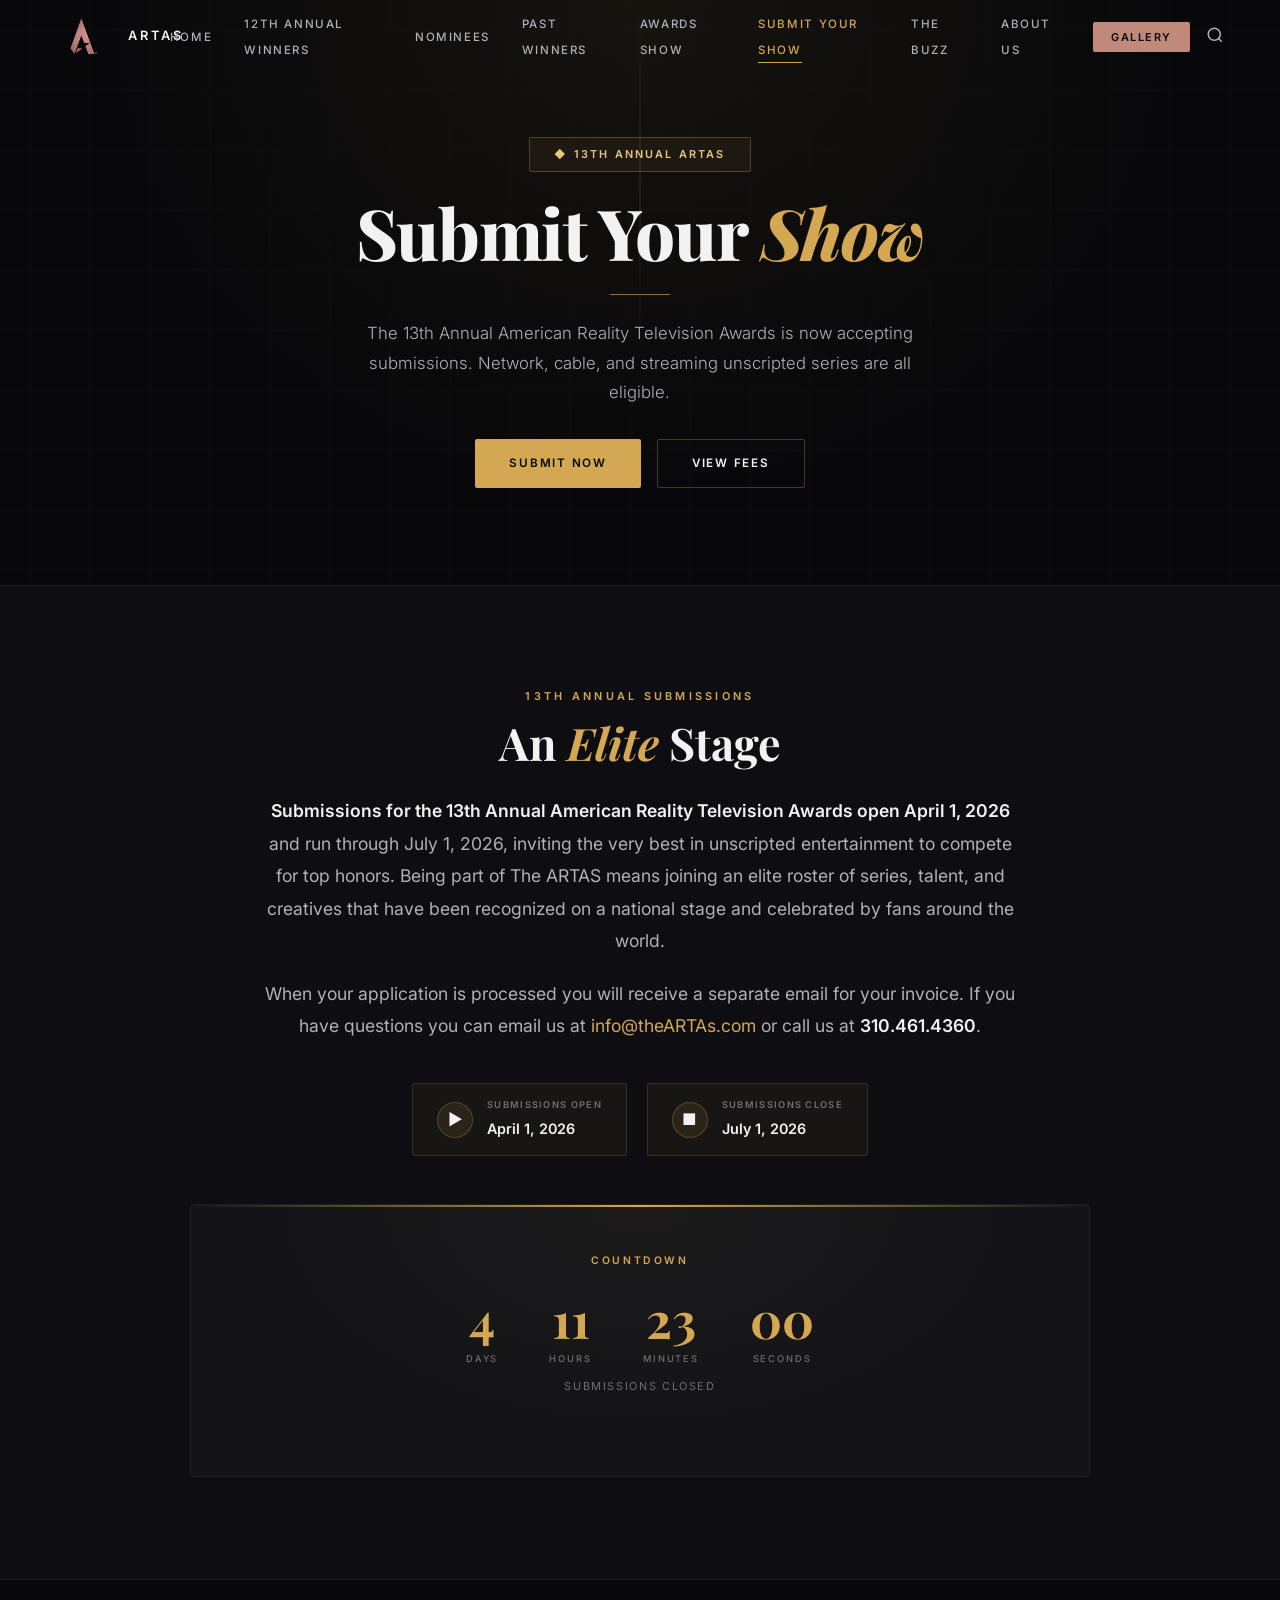
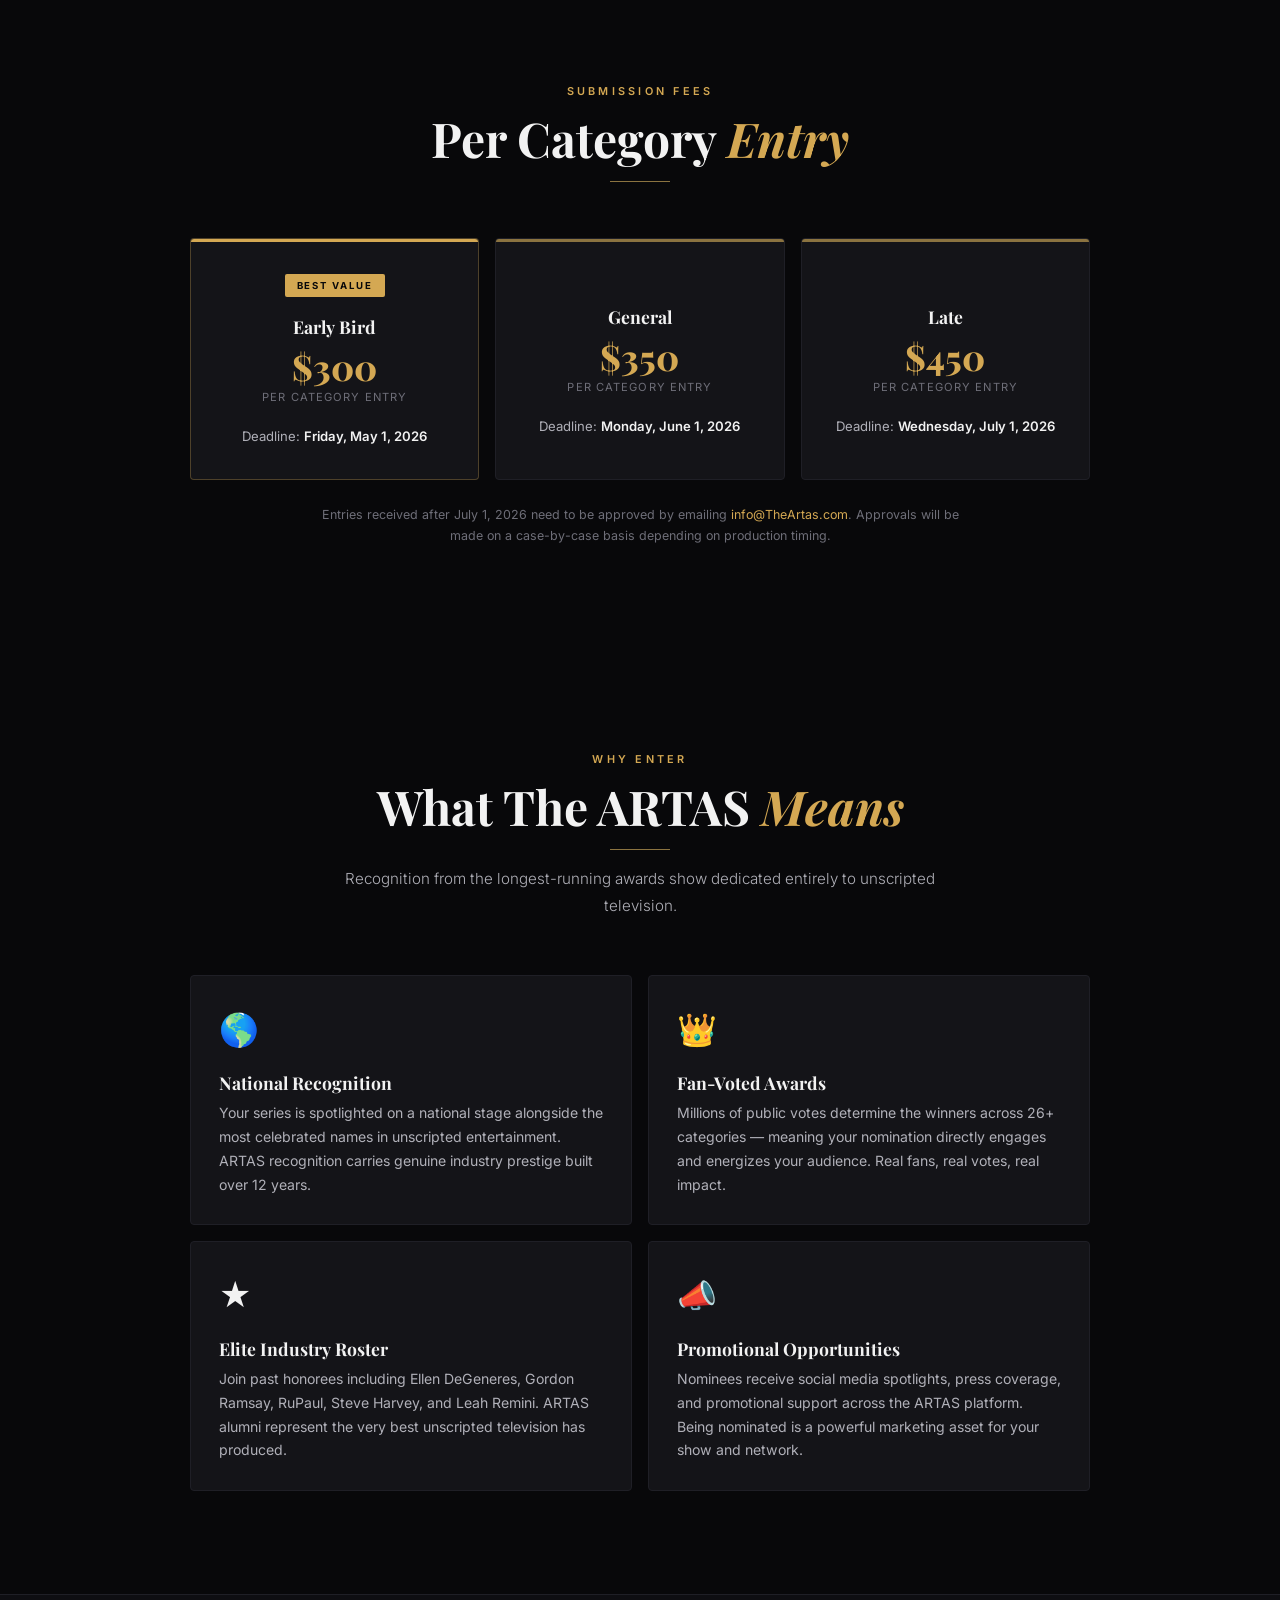
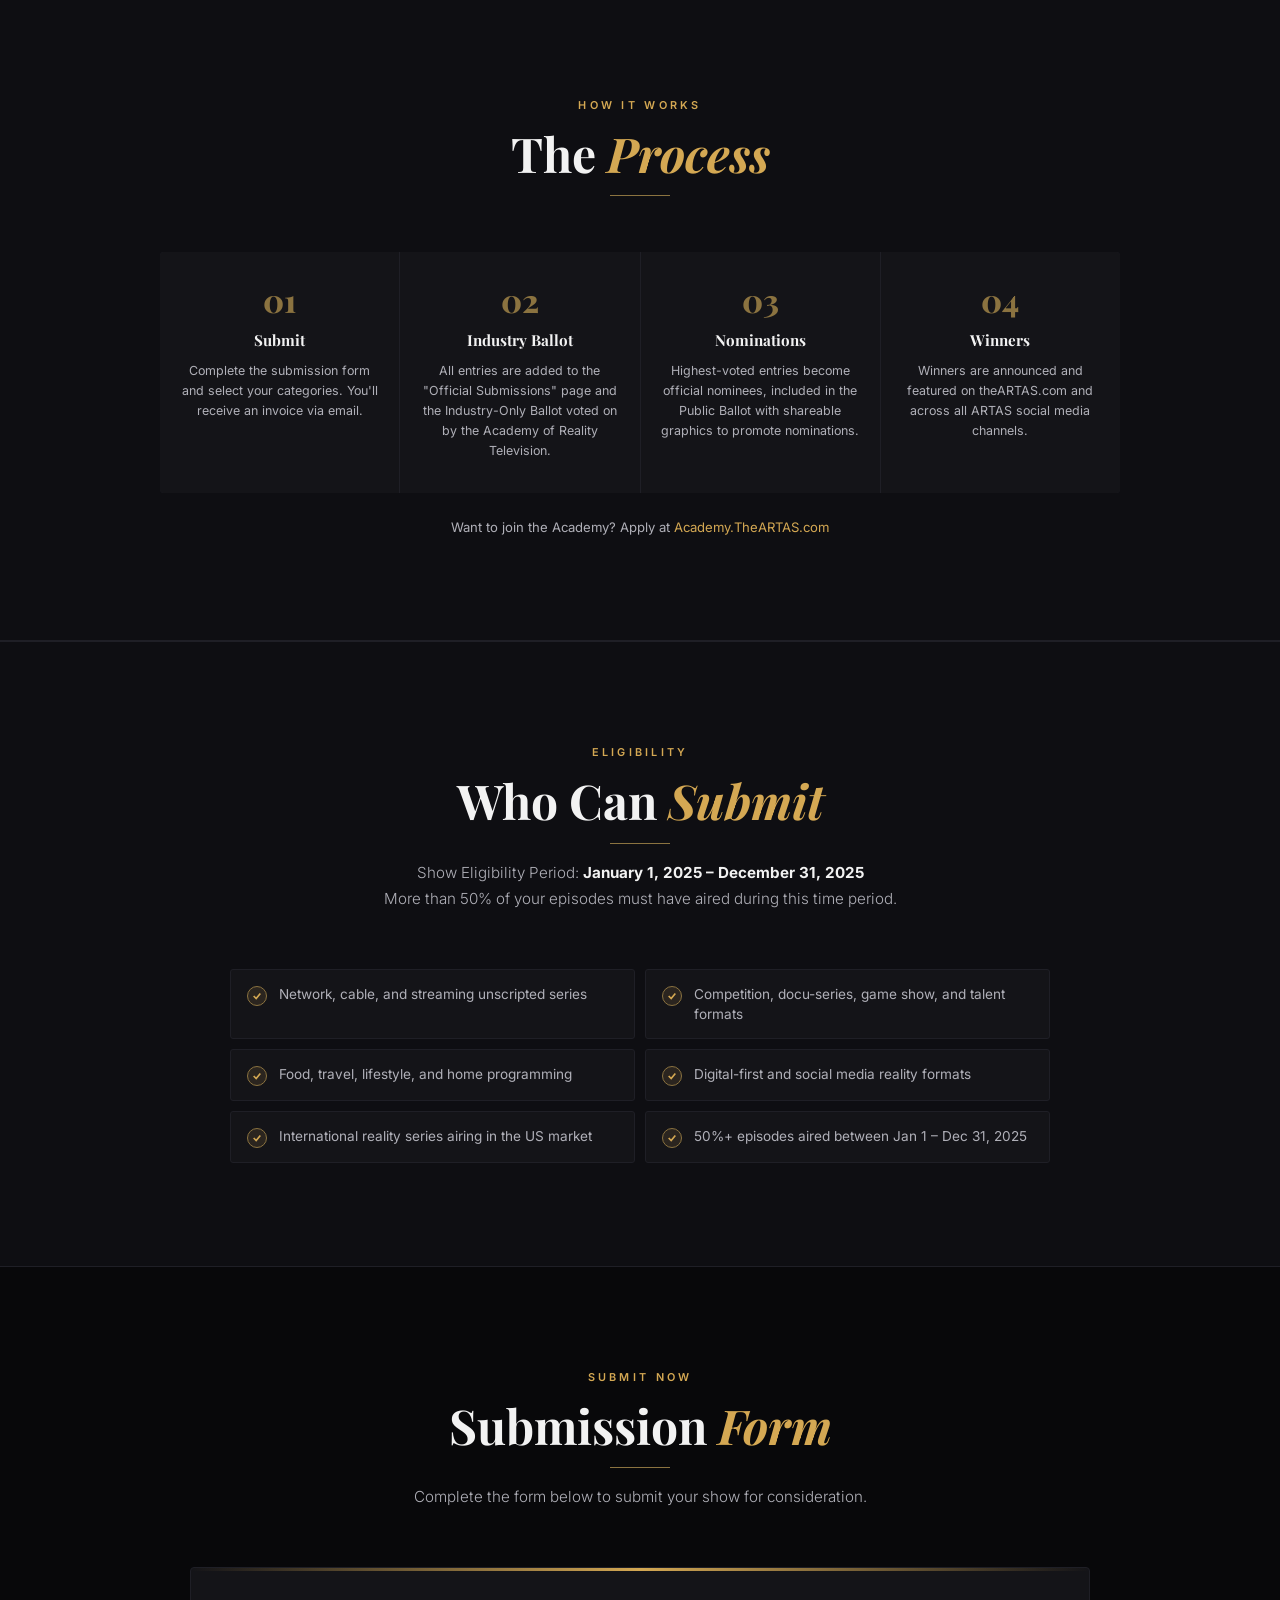
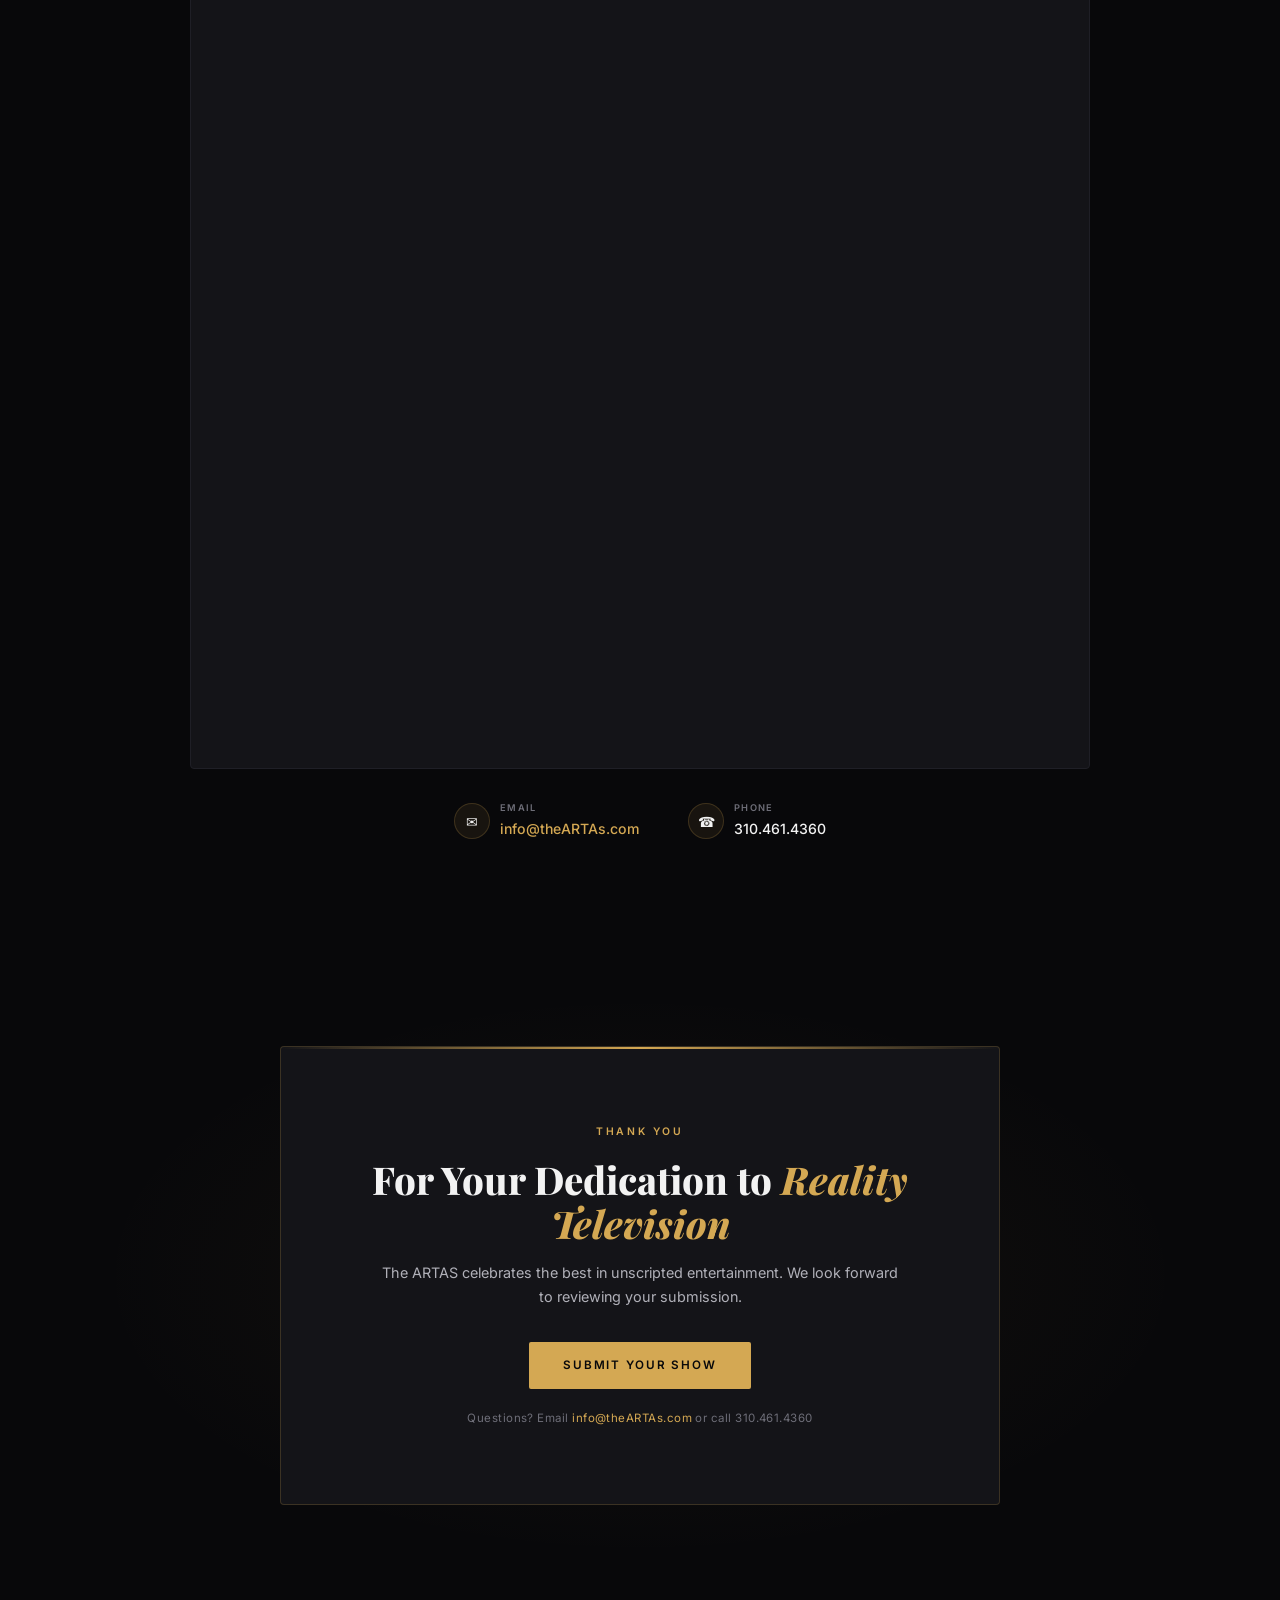
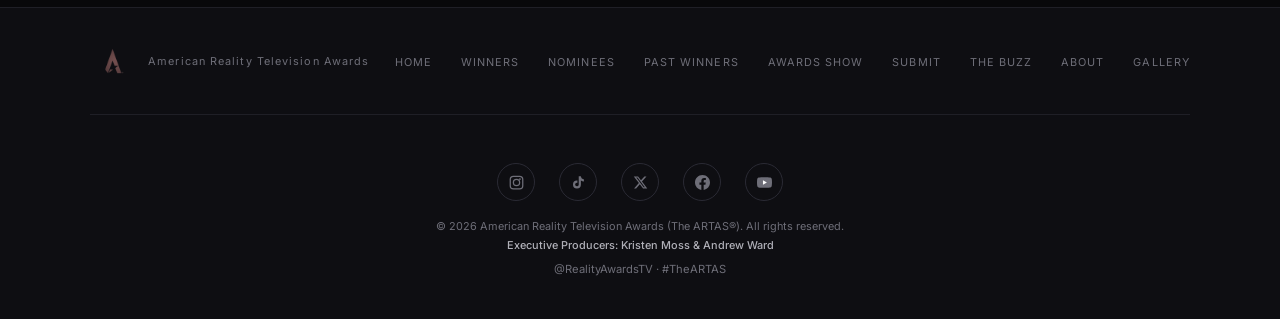
<file: submit.html>
<!DOCTYPE html>
<html lang="en">
<head>
<meta charset="UTF-8">
<meta name="viewport" content="width=device-width, initial-scale=1.0">
<title>Submit Your Show | 13th Annual ARTAS</title>
<meta name="description" content="Submit your unscripted series for the 13th Annual American Reality Television Awards. Submissions open April 1, 2026 through July 1, 2026.">
<meta property="og:title" content="Submit Your Show — 13th Annual American Reality Television Awards">
<meta property="og:description" content="Submissions for the 13th Annual ARTAS open April 1, 2026. Join an elite roster of series recognized on a national stage.">
<meta property="og:type" content="website">
<link rel="preconnect" href="https://fonts.googleapis.com">
<link rel="preconnect" href="https://fonts.gstatic.com" crossorigin>
<link href="https://fonts.googleapis.com/css2?family=Playfair+Display:ital,wght@0,400;0,600;0,700;0,800;1,400;1,700&family=Inter:wght@300;400;500;600;700&display=swap" rel="stylesheet">
<style>
:root {
  --bg-primary: #08080A;
  --bg-surface: #0E0E12;
  --bg-card: #141418;
  --bg-card-hover: #1A1A20;
  --rose: #C1897A;
  --rose-light: #D4A498;
  --rose-pale: #E0BEB6;
  --rose-dim: #8B6259;
  --rose-glow: rgba(193, 137, 122, 0.15);
  --gold: #D4A853;
  --gold-light: #E8C97A;
  --gold-dim: #8B7340;
  --gold-glow: rgba(212, 168, 83, 0.15);
  --text-primary: #F2F2F2;
  --text-secondary: #B0B0B8;
  --text-muted: #6E6E78;
  --border: #1F1F26;
  --border-light: #2A2A34;
  --font-display: 'Playfair Display', Georgia, serif;
  --font-body: 'Inter', -apple-system, sans-serif;
  --transition-fast: 180ms cubic-bezier(0.16, 1, 0.3, 1);
  --transition-smooth: 400ms cubic-bezier(0.16, 1, 0.3, 1);
}

*, *::before, *::after { box-sizing: border-box; margin: 0; padding: 0; }
html { -webkit-font-smoothing: antialiased; -moz-osx-font-smoothing: grayscale; scroll-behavior: smooth; scroll-padding-top: 80px; }
body { font-family: var(--font-body); color: var(--text-primary); background: var(--bg-primary); line-height: 1.6; overflow-x: hidden; }
img { display: block; max-width: 100%; height: auto; }
a { color: var(--gold); text-decoration: none; transition: color var(--transition-fast); }
a:hover { color: var(--gold-light); }

/* NAV */
.nav { position: fixed; top: 0; left: 0; right: 0; z-index: 100; padding: 0 clamp(1.5rem, 4vw, 3rem); height: 72px; display: flex; align-items: center; justify-content: space-between; transition: background var(--transition-smooth), box-shadow var(--transition-smooth); }
.nav.scrolled { background: rgba(8,8,10,0.95); backdrop-filter: blur(20px); -webkit-backdrop-filter: blur(20px); box-shadow: 0 1px 0 rgba(212,168,83,0.12); }
.nav-logo { display: flex; align-items: center; gap: 12px; }
.nav-logo img { height: 38px; width: auto; }
.nav-logo span { font-family: var(--font-body); font-weight: 600; font-size: 0.8rem; letter-spacing: 0.25em; text-transform: uppercase; color: var(--text-primary); }
.nav-links { display: flex; align-items: center; gap: clamp(1.2rem, 2.5vw, 2.2rem); list-style: none; }
.nav-links a { font-size: 0.72rem; font-weight: 500; letter-spacing: 0.14em; text-transform: uppercase; color: var(--text-secondary); padding: 4px 0; position: relative; transition: color var(--transition-fast); text-decoration: none; }
.nav-links a::after { content: ''; position: absolute; bottom: -2px; left: 0; width: 0; height: 1px; background: var(--gold); transition: width var(--transition-smooth); }
.nav-links a:hover { color: var(--gold); }
.nav-links a:hover::after { width: 100%; }
.nav-links a.active { color: var(--gold); }
.nav-links a.active::after { width: 100%; }
.nav-cta { font-size: 0.68rem !important; font-weight: 600 !important; color: var(--bg-primary) !important; background: var(--rose); padding: 8px 18px !important; border-radius: 2px; transition: background var(--transition-fast), transform var(--transition-fast) !important; }
.nav-cta:hover { background: var(--rose-light) !important; color: var(--bg-primary) !important; transform: translateY(-1px); }
.nav-cta::after { display: none !important; }
.nav-mobile-toggle { display: none; background: none; border: none; cursor: pointer; padding: 8px; }
.nav-mobile-toggle span { display: block; width: 24px; height: 2px; background: var(--text-primary); margin: 5px 0; transition: all 0.3s; }
.nav-search-toggle { background: none; border: none; cursor: pointer; padding: 8px; color: var(--text-secondary); transition: color 0.2s; margin-left: 0.5rem; }
.nav-search-toggle:hover { color: var(--rose); }

/* PAGE HERO — Gold accent for 13th Annual */
.page-hero { position: relative; min-height: 65vh; display: flex; flex-direction: column; align-items: center; justify-content: center; text-align: center; padding: 130px 1.5rem 90px; overflow: hidden; }
.page-hero-bg { position: absolute; inset: 0; z-index: 0; background: radial-gradient(ellipse at 50% 0%, rgba(212,168,83,0.07) 0%, transparent 60%), linear-gradient(to bottom, rgba(8,8,10,0) 0%, rgba(8,8,10,1) 100%); }
.page-hero-bg::before { content: ''; position: absolute; inset: 0; background-image: url("data:image/svg+xml,%3Csvg xmlns='http://www.w3.org/2000/svg' width='60' height='60'%3E%3Cpath d='M0 30 L60 30 M30 0 L30 60' stroke='%231F1F26' stroke-width='0.5'/%3E%3C/svg%3E"); opacity: 0.35; }
.page-hero-line { position: absolute; top: 0; left: 50%; width: 1px; height: 60%; background: linear-gradient(to bottom, transparent, rgba(212,168,83,0.2), transparent); transform: translateX(-50%); }
.page-hero-particles { position: absolute; inset: 0; z-index: 1; overflow: hidden; pointer-events: none; }
.sparkle { position: absolute; width: 3px; height: 3px; background: var(--gold); border-radius: 50%; animation: sparkle-float linear infinite; opacity: 0; }
@keyframes sparkle-float { 0% { opacity: 0; transform: translateY(100vh) scale(0); } 10% { opacity: 0.8; } 90% { opacity: 0.8; } 100% { opacity: 0; transform: translateY(-10vh) scale(1); } }
.page-hero-content { position: relative; z-index: 2; max-width: 800px; }
.page-hero-badge { display: inline-flex; align-items: center; gap: 10px; padding: 8px 24px; border: 1px solid rgba(212,168,83,0.3); border-radius: 2px; margin-bottom: 1.5rem; background: rgba(212,168,83,0.06); animation: badge-pulse 3s ease-in-out infinite; }
@keyframes badge-pulse { 0%, 100% { box-shadow: 0 0 0 rgba(212,168,83,0); } 50% { box-shadow: 0 0 20px rgba(212,168,83,0.12); } }
.page-hero-badge span { font-size: 0.68rem; font-weight: 600; letter-spacing: 0.2em; text-transform: uppercase; color: var(--gold-light); }
.page-hero-title { font-family: var(--font-display); font-size: clamp(2.5rem, 2rem + 3vw, 4.5rem); font-weight: 800; line-height: 1.05; letter-spacing: -0.02em; margin-bottom: 1.25rem; color: var(--text-primary); }
.page-hero-title em { font-style: italic; color: var(--gold); }
.hero-divider-gold { width: 60px; height: 1px; background: var(--gold-dim); margin: 1.5rem auto; }
.page-hero-subtitle { font-size: clamp(0.9rem, 0.8rem + 0.5vw, 1.05rem); color: var(--text-secondary); font-weight: 300; max-width: 560px; margin: 0 auto 2rem; line-height: 1.75; }
.page-hero-cta { display: flex; gap: 1rem; justify-content: center; flex-wrap: wrap; }

/* SECTIONS */
.section { padding: clamp(4rem, 8vw, 7rem) clamp(1.5rem, 4vw, 3rem); }
.section-inner { max-width: 1100px; margin: 0 auto; }
.section-header { text-align: center; margin-bottom: clamp(2.5rem, 5vw, 3.5rem); }
.section-label { font-size: 0.68rem; font-weight: 600; letter-spacing: 0.3em; text-transform: uppercase; color: var(--gold); margin-bottom: 0.75rem; display: block; }
.section-label.rose { color: var(--rose); }
.section-title { font-family: var(--font-display); font-size: clamp(1.8rem, 1rem + 3vw, 3rem); font-weight: 700; line-height: 1.1; }
.section-title em { font-style: italic; color: var(--gold); }
.section-divider { width: 60px; height: 1px; background: var(--gold-dim); margin: 1rem auto 0; }
.section-subtitle { font-size: 0.95rem; color: var(--text-secondary); font-weight: 300; max-width: 620px; margin: 1rem auto 0; line-height: 1.75; }

/* BTNS */
.btn { display: inline-flex; align-items: center; justify-content: center; font-family: var(--font-body); font-size: 0.73rem; font-weight: 600; letter-spacing: 0.15em; text-transform: uppercase; padding: 14px 34px; border: none; border-radius: 2px; cursor: pointer; transition: all var(--transition-fast); text-decoration: none; }
.btn-gold { background: var(--gold); color: var(--bg-primary); }
.btn-gold:hover { background: var(--gold-light); color: var(--bg-primary); transform: translateY(-2px); box-shadow: 0 8px 30px rgba(212,168,83,0.25); }
.btn-outline-gold { background: transparent; color: var(--text-primary); border: 1px solid rgba(212,168,83,0.3); }
.btn-outline-gold:hover { border-color: var(--gold); color: var(--gold); transform: translateY(-2px); }

/* MAIN SUBMISSION SECTION */
.submission-main { background: var(--bg-surface); border-top: 1px solid var(--border); border-bottom: 1px solid var(--border); }
.submission-main-inner { max-width: 900px; margin: 0 auto; text-align: center; }
.submission-intro { font-size: clamp(0.95rem, 0.9rem + 0.3vw, 1.1rem); color: var(--text-secondary); line-height: 1.85; max-width: 760px; margin: 0 auto; }
.submission-intro strong { color: var(--text-primary); font-weight: 600; }

/* COUNTDOWN BOX */
.countdown-wrapper { margin-top: 3rem; }
.countdown-box { background: var(--bg-card); border: 1px solid var(--border); border-radius: 4px; padding: clamp(2rem, 4vw, 3rem); position: relative; overflow: hidden; }
.countdown-box::before { content: ''; position: absolute; top: 0; left: 0; right: 0; height: 2px; background: linear-gradient(90deg, transparent, var(--gold), transparent); }
.countdown-box::after { content: ''; position: absolute; inset: 0; background: radial-gradient(ellipse at top center, rgba(212,168,83,0.04) 0%, transparent 60%); pointer-events: none; }
.countdown-eyebrow { font-size: 0.65rem; font-weight: 600; letter-spacing: 0.25em; text-transform: uppercase; color: var(--gold); margin-bottom: 1.5rem; display: block; }
.countdown-row { display: flex; justify-content: center; gap: clamp(1.5rem, 4vw, 3.5rem); margin-bottom: 0.75rem; }
.countdown-item { text-align: center; }
.countdown-number { font-family: var(--font-display); font-size: clamp(2rem, 1.5rem + 2vw, 3.5rem); font-weight: 700; color: var(--gold); line-height: 1; display: block; }
.countdown-label { font-size: 0.58rem; font-weight: 500; letter-spacing: 0.2em; text-transform: uppercase; color: var(--text-muted); margin-top: 0.5rem; display: block; }
.countdown-status { font-size: 0.68rem; color: var(--text-muted); letter-spacing: 0.15em; text-transform: uppercase; margin-bottom: 2rem; display: block; }

/* KEY DATES */
.key-dates { display: flex; justify-content: center; gap: 1.25rem; margin: 2rem 0 2rem; flex-wrap: wrap; }
.key-date { display: flex; align-items: center; gap: 14px; padding: 14px 24px; background: rgba(212,168,83,0.05); border: 1px solid rgba(212,168,83,0.18); border-radius: 3px; min-width: 200px; transition: all var(--transition-smooth); }
.key-date:hover { background: rgba(212,168,83,0.08); border-color: rgba(212,168,83,0.3); }
.key-date-icon { width: 36px; height: 36px; border-radius: 50%; background: rgba(212,168,83,0.1); border: 1px solid rgba(212,168,83,0.25); display: flex; align-items: center; justify-content: center; flex-shrink: 0; font-size: 1rem; }
.key-date-info { text-align: left; }
.key-date-label { font-size: 0.58rem; font-weight: 600; letter-spacing: 0.14em; text-transform: uppercase; color: var(--text-muted); display: block; margin-bottom: 3px; }
.key-date-value { font-size: 0.9rem; font-weight: 600; color: var(--text-primary); }

/* WHY SUBMIT */
.why-submit { background: var(--bg-primary); }
.benefits-grid { display: grid; grid-template-columns: repeat(2, 1fr); gap: 16px; max-width: 900px; margin: 0 auto; }
.benefit-card { background: var(--bg-card); border: 1px solid var(--border); border-radius: 4px; padding: 1.75rem; position: relative; overflow: hidden; transition: all var(--transition-smooth); }
.benefit-card::before { content: ''; position: absolute; top: 0; left: 0; bottom: 0; width: 3px; background: var(--gold-dim); opacity: 0; transition: opacity var(--transition-smooth); }
.benefit-card:hover { border-color: rgba(212,168,83,0.25); background: var(--bg-card-hover); transform: translateY(-4px); box-shadow: 0 12px 40px rgba(212,168,83,0.06); }
.benefit-card:hover::before { opacity: 1; }
.benefit-icon { font-size: 2rem; margin-bottom: 1rem; display: block; }
.benefit-title { font-family: var(--font-display); font-size: 1.1rem; font-weight: 700; color: var(--text-primary); margin-bottom: 0.5rem; line-height: 1.2; }
.benefit-desc { font-size: 0.88rem; color: var(--text-secondary); line-height: 1.7; }

/* ELIGIBILITY */
.eligibility { background: var(--bg-surface); border-top: 1px solid var(--border); border-bottom: 1px solid var(--border); }
.eligibility-inner { max-width: 820px; margin: 0 auto; }
.elig-list { list-style: none; display: grid; grid-template-columns: repeat(2, 1fr); gap: 10px; margin-top: 2rem; }
.elig-item { display: flex; align-items: flex-start; gap: 12px; padding: 14px 16px; background: var(--bg-card); border: 1px solid var(--border); border-radius: 3px; }
.elig-check { width: 20px; height: 20px; border-radius: 50%; background: rgba(212,168,83,0.12); border: 1px solid var(--gold-dim); display: flex; align-items: center; justify-content: center; flex-shrink: 0; margin-top: 2px; }
.elig-check svg { width: 10px; height: 10px; stroke: var(--gold); }
.elig-text { font-size: 0.85rem; color: var(--text-secondary); line-height: 1.5; }

/* FEES TABLE */
.fees-section { background: var(--bg-primary); }
.fees-grid { display: grid; grid-template-columns: repeat(3, 1fr); gap: 16px; max-width: 900px; margin: 0 auto; }
.fee-card { background: var(--bg-card); border: 1px solid var(--border); border-radius: 4px; padding: 2rem 1.5rem; text-align: center; position: relative; overflow: hidden; transition: all var(--transition-smooth); }
.fee-card::before { content: ''; position: absolute; top: 0; left: 0; right: 0; height: 3px; background: var(--gold-dim); }
.fee-card:hover { border-color: rgba(212,168,83,0.3); transform: translateY(-4px); box-shadow: 0 12px 40px rgba(212,168,83,0.06); }
.fee-card.featured { border-color: rgba(212,168,83,0.3); }
.fee-card.featured::before { background: var(--gold); }
.fee-badge { display: inline-block; font-size: 0.6rem; font-weight: 700; letter-spacing: 0.2em; text-transform: uppercase; color: var(--bg-primary); background: var(--gold); padding: 4px 12px; border-radius: 2px; margin-bottom: 1rem; }
.fee-tier { font-family: var(--font-display); font-size: 1.1rem; font-weight: 700; color: var(--text-primary); margin-bottom: 0.5rem; }
.fee-price { font-family: var(--font-display); font-size: 2.2rem; font-weight: 800; color: var(--gold); line-height: 1; margin-bottom: 0.3rem; }
.fee-unit { font-size: 0.7rem; color: var(--text-muted); letter-spacing: 0.1em; text-transform: uppercase; margin-bottom: 1.25rem; display: block; }
.fee-deadline { font-size: 0.82rem; color: var(--text-secondary); line-height: 1.5; }
.fee-deadline strong { color: var(--text-primary); font-weight: 600; }

/* PROCESS */
.process-section { background: var(--bg-surface); border-top: 1px solid var(--border); border-bottom: 1px solid var(--border); }
.process-steps { display: grid; grid-template-columns: repeat(4, 1fr); gap: 1px; background: var(--border); max-width: 960px; margin: 0 auto; border-radius: 4px; overflow: hidden; }
.process-step { background: var(--bg-card); padding: 2rem 1.25rem; text-align: center; }
.process-num { font-family: var(--font-display); font-size: 2rem; font-weight: 800; color: var(--gold-dim); line-height: 1; margin-bottom: 0.75rem; }
.process-title { font-family: var(--font-display); font-size: 0.95rem; font-weight: 700; color: var(--text-primary); margin-bottom: 0.5rem; }
.process-desc { font-size: 0.78rem; color: var(--text-secondary); line-height: 1.6; }

/* FORM EMBED */
.form-section { background: var(--bg-primary); }
.form-wrapper { max-width: 900px; margin: 0 auto; background: var(--bg-card); border: 1px solid var(--border); border-radius: 4px; overflow: hidden; position: relative; }
.form-wrapper::before { content: ''; position: absolute; top: 0; left: 0; right: 0; height: 3px; background: linear-gradient(90deg, transparent, var(--gold), transparent); }
.form-wrapper iframe { width: 100%; min-height: 800px; border: none; display: block; }

/* CONTACT */
.contact-bar { display: flex; justify-content: center; gap: 3rem; flex-wrap: wrap; margin-top: 2rem; }
.contact-item { display: flex; align-items: center; gap: 10px; }
.contact-icon { width: 36px; height: 36px; border-radius: 50%; background: rgba(212,168,83,0.08); border: 1px solid rgba(212,168,83,0.2); display: flex; align-items: center; justify-content: center; flex-shrink: 0; font-size: 0.9rem; }
.contact-info { text-align: left; }
.contact-label { font-size: 0.58rem; font-weight: 600; letter-spacing: 0.14em; text-transform: uppercase; color: var(--text-muted); display: block; }
.contact-value { font-size: 0.88rem; color: var(--text-primary); font-weight: 500; }
.contact-value a { color: var(--gold); }

/* CALL TO ACTION */
.submission-cta { background: var(--bg-primary); position: relative; overflow: hidden; }
.submission-cta::before { content: ''; position: absolute; inset: 0; background: radial-gradient(ellipse at center, rgba(212,168,83,0.06) 0%, transparent 60%); }
.cta-box { max-width: 720px; margin: 0 auto; text-align: center; position: relative; z-index: 1; padding: clamp(3rem, 6vw, 5rem) clamp(2rem, 4vw, 3rem); background: var(--bg-card); border: 1px solid rgba(212,168,83,0.2); border-radius: 4px; position: relative; overflow: hidden; }
.cta-box::before { content: ''; position: absolute; top: 0; left: 0; right: 0; height: 2px; background: linear-gradient(90deg, transparent, var(--gold), transparent); }
.cta-label { font-size: 0.65rem; font-weight: 600; letter-spacing: 0.25em; text-transform: uppercase; color: var(--gold); margin-bottom: 1rem; display: block; }
.cta-title { font-family: var(--font-display); font-size: clamp(1.6rem, 1.2rem + 1.5vw, 2.4rem); font-weight: 800; line-height: 1.15; margin-bottom: 1rem; }
.cta-title em { font-style: italic; color: var(--gold); }
.cta-desc { font-size: 0.9rem; color: var(--text-secondary); max-width: 520px; margin: 0 auto 2rem; line-height: 1.7; }
.cta-note { font-size: 0.72rem; color: var(--text-muted); margin-top: 1.25rem; letter-spacing: 0.04em; }

/* REVEAL */
.reveal { opacity: 0; transform: translateY(30px); transition: opacity 0.8s cubic-bezier(0.16, 1, 0.3, 1), transform 0.8s cubic-bezier(0.16, 1, 0.3, 1); }
.reveal.visible { opacity: 1; transform: translateY(0); }
.reveal-delay-1 { transition-delay: 0.12s; }
.reveal-delay-2 { transition-delay: 0.24s; }
.reveal-delay-3 { transition-delay: 0.36s; }

/* SOCIAL LINKS */
.social-links { display: flex; justify-content: center; gap: 1.5rem; margin-top: 1.5rem; }
.social-links a { display: flex; align-items: center; justify-content: center; width: 38px; height: 38px; border: 1px solid var(--border-light); border-radius: 50%; color: var(--text-muted); transition: all var(--transition-fast); text-decoration: none; }
.social-links a:hover { border-color: var(--gold); color: var(--gold); transform: translateY(-2px); }
.social-links svg { width: 15px; height: 15px; }

/* FOOTER */
.footer { padding: 2.5rem clamp(1.5rem, 4vw, 3rem); border-top: 1px solid var(--border); background: var(--bg-surface); }
.footer-inner { max-width: 1100px; margin: 0 auto; display: flex; justify-content: space-between; align-items: center; flex-wrap: wrap; gap: 1.5rem; }
.footer-brand { display: flex; align-items: center; gap: 12px; }
.footer-brand img { height: 26px; opacity: 0.5; }
.footer-brand span { font-size: 0.68rem; color: var(--text-muted); letter-spacing: 0.1em; }
.footer-links { display: flex; gap: 1.8rem; list-style: none; }
.footer-links a { font-size: 0.68rem; color: var(--text-muted); letter-spacing: 0.1em; text-transform: uppercase; transition: color var(--transition-fast); text-decoration: none; }
.footer-links a:hover { color: var(--rose); }
.footer-copy { width: 100%; text-align: center; padding-top: 1.5rem; border-top: 1px solid var(--border); margin-top: 1rem; font-size: 0.68rem; color: var(--text-muted); line-height: 1.7; }
.footer-copy .producers { color: var(--text-secondary); font-weight: 500; }

/* MOBILE OVERLAY */
.mobile-overlay { position: fixed; inset: 0; z-index: 99; background: rgba(8,8,10,0.98); display: flex; flex-direction: column; align-items: center; justify-content: center; gap: 2rem; opacity: 0; pointer-events: none; transition: opacity 0.4s ease; }
.mobile-overlay.open { opacity: 1; pointer-events: all; }
.mobile-overlay a { font-family: var(--font-display); font-size: 1.4rem; color: var(--text-primary); text-decoration: none; }
.mobile-overlay a:hover { color: var(--gold); }
.mobile-close { position: absolute; top: 24px; right: 24px; background: none; border: none; color: var(--text-primary); font-size: 1.5rem; cursor: pointer; }

/* RESPONSIVE */
@media (max-width: 768px) {
  .nav-links { display: none; }
  .nav-mobile-toggle { display: block; }
  .benefits-grid { grid-template-columns: 1fr; }
  .fees-grid { grid-template-columns: 1fr; }
  .process-steps { grid-template-columns: repeat(2, 1fr); }
  .elig-list { grid-template-columns: 1fr; }
  .footer-inner { flex-direction: column; text-align: center; }
  .footer-links { flex-wrap: wrap; justify-content: center; }
}
@media (max-width: 480px) {
  .process-steps { grid-template-columns: 1fr; }
  .contact-bar { flex-direction: column; align-items: center; gap: 1rem; }
}
</style>
</head>
<body>

<!-- NAV -->
<nav class="nav" id="nav">
  <a href="index.html" class="nav-logo">
    <img src="images/12th-logo-A-transparent.png" alt="ARTAS">
    <span>ARTAS</span>
  </a>
  <ul class="nav-links">
    <li><a href="index.html">Home</a></li>
    <li><a href="winners.html">12th Annual Winners</a></li>
    <li><a href="nominees.html">Nominees</a></li>
    <li><a href="past-winners.html">Past Winners</a></li>
    <li><a href="awards-show.html">Awards Show</a></li>
    <li><a href="submit.html" class="active">Submit Your Show</a></li>
    <li><a href="the-buzz.html">The Buzz</a></li>
    <li><a href="about.html">About Us</a></li>
    <li><a href="gallery.html" class="nav-cta">Gallery</a></li>
  </ul>
  <button class="nav-search-toggle" id="searchToggle" aria-label="Search"><svg viewBox="0 0 24 24" width="18" height="18" fill="none" stroke="currentColor" stroke-width="2"><circle cx="11" cy="11" r="8"/><path d="m21 21-4.3-4.3"/></svg></button>
  <button class="nav-mobile-toggle" id="mobileToggle" aria-label="Open menu"><span></span><span></span><span></span></button>
</nav>

<div class="mobile-overlay" id="mobileMenu">
<button class="mobile-close" id="mobileClose" aria-label="Close menu">&times;</button>
  <a href="index.html">Home</a>
  <a href="winners.html">12th Annual Winners</a>
  <a href="nominees.html">Nominees</a>
  <a href="past-winners.html">Past Winners</a>
  <a href="awards-show.html">Awards Show</a>
  <a href="submit.html">Submit Your Show</a>
  <a href="the-buzz.html">The Buzz</a>
  <a href="about.html">About Us</a>
  <a href="gallery.html">Gallery</a>
</div>

<!-- PAGE HERO -->
<section class="page-hero">
  <div class="page-hero-bg"></div>
  <div class="page-hero-line"></div>
  <div class="page-hero-particles" id="particles"></div>
  <div class="page-hero-content">
    <div class="page-hero-badge">
      <span>&#9670; 13th Annual ARTAS</span>
    </div>
    <h1 class="page-hero-title">Submit Your <em>Show</em></h1>
    <div class="hero-divider-gold"></div>
    <p class="page-hero-subtitle">The 13th Annual American Reality Television Awards is now accepting submissions. Network, cable, and streaming unscripted series are all eligible.</p>
    <div class="page-hero-cta">
      <a href="#submit-form" class="btn btn-gold">Submit Now</a>
      <a href="#fees" class="btn btn-outline-gold">View Fees</a>
    </div>
  </div>
</section>

<!-- MAIN SUBMISSION SECTION -->
<section class="section submission-main" id="about-submissions">
  <div class="submission-main-inner reveal">
    <span class="section-label">13th Annual Submissions</span>
    <h2 style="font-family: var(--font-display); font-size: clamp(1.8rem, 1rem + 2.5vw, 2.8rem); font-weight: 700; margin-bottom: 1.75rem; line-height: 1.1;">An <em style="font-style: italic; color: var(--gold);">Elite</em> Stage</h2>
    <p class="submission-intro">
      <strong>Submissions for the 13th Annual American Reality Television Awards open April 1, 2026</strong> and run through July 1, 2026, inviting the very best in unscripted entertainment to compete for top honors. Being part of The ARTAS means joining an elite roster of series, talent, and creatives that have been recognized on a national stage and celebrated by fans around the world.
    </p>
    <p class="submission-intro" style="margin-top: 1.25rem;">
      When your application is processed you will receive a separate email for your invoice. If you have questions you can email us at <a href="mailto:info@theARTAs.com">info@theARTAs.com</a> or call us at <strong>310.461.4360</strong>.
    </p>

    <!-- KEY DATES -->
    <div style="margin-top: 2.5rem;" class="reveal">
      <div class="key-dates">
        <div class="key-date">
          <div class="key-date-icon">&#9654;</div>
          <div class="key-date-info">
            <span class="key-date-label">Submissions Open</span>
            <span class="key-date-value">April 1, 2026</span>
          </div>
        </div>
        <div class="key-date">
          <div class="key-date-icon">&#9632;</div>
          <div class="key-date-info">
            <span class="key-date-label">Submissions Close</span>
            <span class="key-date-value">July 1, 2026</span>
          </div>
        </div>
      </div>
    </div>

    <!-- COUNTDOWN -->
    <div class="countdown-wrapper reveal" id="countdown">
      <div class="countdown-box">
        <span class="countdown-eyebrow">Countdown</span>
        <div class="countdown-row">
          <div class="countdown-item">
            <span class="countdown-number" id="cd-days">--</span>
            <span class="countdown-label">Days</span>
          </div>
          <div class="countdown-item">
            <span class="countdown-number" id="cd-hours">--</span>
            <span class="countdown-label">Hours</span>
          </div>
          <div class="countdown-item">
            <span class="countdown-number" id="cd-mins">--</span>
            <span class="countdown-label">Minutes</span>
          </div>
          <div class="countdown-item">
            <span class="countdown-number" id="cd-secs">--</span>
            <span class="countdown-label">Seconds</span>
          </div>
        </div>
        <span class="countdown-status" id="countdown-label">Until Submissions Open</span>
      </div>
    </div>
  </div>
</section>

<!-- SUBMISSION FEES -->
<section class="section fees-section" id="fees">
  <div class="section-inner">
    <div class="section-header reveal">
      <span class="section-label">Submission Fees</span>
      <h2 class="section-title">Per Category <em>Entry</em></h2>
      <div class="section-divider"></div>
    </div>
    <div class="fees-grid reveal">
      <div class="fee-card featured">
        <span class="fee-badge">Best Value</span>
        <div class="fee-tier">Early Bird</div>
        <div class="fee-price">$300</div>
        <span class="fee-unit">per category entry</span>
        <div class="fee-deadline">Deadline: <strong>Friday, May 1, 2026</strong></div>
      </div>
      <div class="fee-card">
        <div class="fee-tier" style="margin-top: 2rem;">General</div>
        <div class="fee-price">$350</div>
        <span class="fee-unit">per category entry</span>
        <div class="fee-deadline">Deadline: <strong>Monday, June 1, 2026</strong></div>
      </div>
      <div class="fee-card">
        <div class="fee-tier" style="margin-top: 2rem;">Late</div>
        <div class="fee-price">$450</div>
        <span class="fee-unit">per category entry</span>
        <div class="fee-deadline">Deadline: <strong>Wednesday, July 1, 2026</strong></div>
      </div>
    </div>
    <p style="text-align: center; font-size: 0.78rem; color: var(--text-muted); max-width: 640px; margin: 1.5rem auto 0; line-height: 1.7;">
      Entries received after July 1, 2026 need to be approved by emailing <a href="mailto:info@TheArtas.com">info@TheArtas.com</a>. Approvals will be made on a case-by-case basis depending on production timing.
    </p>
  </div>
</section>

<!-- WHY SUBMIT -->
<section class="section why-submit" id="why-submit">
  <div class="section-inner">
    <div class="section-header reveal">
      <span class="section-label">Why Enter</span>
      <h2 class="section-title">What The ARTAS <em>Means</em></h2>
      <div class="section-divider"></div>
      <p class="section-subtitle">Recognition from the longest-running awards show dedicated entirely to unscripted television.</p>
    </div>

    <div class="benefits-grid">
      <div class="benefit-card reveal">
        <span class="benefit-icon">&#127758;</span>
        <div class="benefit-title">National Recognition</div>
        <p class="benefit-desc">Your series is spotlighted on a national stage alongside the most celebrated names in unscripted entertainment. ARTAS recognition carries genuine industry prestige built over 12 years.</p>
      </div>
      <div class="benefit-card reveal reveal-delay-1">
        <span class="benefit-icon">&#128081;</span>
        <div class="benefit-title">Fan-Voted Awards</div>
        <p class="benefit-desc">Millions of public votes determine the winners across 26+ categories — meaning your nomination directly engages and energizes your audience. Real fans, real votes, real impact.</p>
      </div>
      <div class="benefit-card reveal reveal-delay-2">
        <span class="benefit-icon">&#9733;</span>
        <div class="benefit-title">Elite Industry Roster</div>
        <p class="benefit-desc">Join past honorees including Ellen DeGeneres, Gordon Ramsay, RuPaul, Steve Harvey, and Leah Remini. ARTAS alumni represent the very best unscripted television has produced.</p>
      </div>
      <div class="benefit-card reveal reveal-delay-3">
        <span class="benefit-icon">&#128227;</span>
        <div class="benefit-title">Promotional Opportunities</div>
        <p class="benefit-desc">Nominees receive social media spotlights, press coverage, and promotional support across the ARTAS platform. Being nominated is a powerful marketing asset for your show and network.</p>
      </div>
    </div>
  </div>
</section>

<!-- HOW IT WORKS -->
<section class="section process-section">
  <div class="section-inner">
    <div class="section-header reveal">
      <span class="section-label">How It Works</span>
      <h2 class="section-title">The <em>Process</em></h2>
      <div class="section-divider"></div>
    </div>
    <div class="process-steps reveal">
      <div class="process-step">
        <div class="process-num">01</div>
        <div class="process-title">Submit</div>
        <p class="process-desc">Complete the submission form and select your categories. You'll receive an invoice via email.</p>
      </div>
      <div class="process-step">
        <div class="process-num">02</div>
        <div class="process-title">Industry Ballot</div>
        <p class="process-desc">All entries are added to the "Official Submissions" page and the Industry-Only Ballot voted on by the Academy of Reality Television.</p>
      </div>
      <div class="process-step">
        <div class="process-num">03</div>
        <div class="process-title">Nominations</div>
        <p class="process-desc">Highest-voted entries become official nominees, included in the Public Ballot with shareable graphics to promote nominations.</p>
      </div>
      <div class="process-step">
        <div class="process-num">04</div>
        <div class="process-title">Winners</div>
        <p class="process-desc">Winners are announced and featured on theARTAS.com and across all ARTAS social media channels.</p>
      </div>
    </div>
    <p style="text-align: center; margin-top: 1.5rem; font-size: 0.82rem; color: var(--text-secondary);">Want to join the Academy? Apply at <a href="https://academy.theARTAS.com" target="_blank">Academy.TheARTAS.com</a></p>
  </div>
</section>

<!-- ELIGIBILITY -->
<section class="section eligibility">
  <div class="eligibility-inner">
    <div class="section-header reveal">
      <span class="section-label">Eligibility</span>
      <h2 class="section-title">Who Can <em>Submit</em></h2>
      <div class="section-divider"></div>
      <p class="section-subtitle">Show Eligibility Period: <strong style="color: var(--text-primary);">January 1, 2025 – December 31, 2025</strong><br>More than 50% of your episodes must have aired during this time period.</p>
    </div>
    <ul class="elig-list reveal">
      <li class="elig-item">
        <div class="elig-check"><svg viewBox="0 0 12 12" fill="none" stroke-width="2"><polyline points="2,6 5,9 10,3"/></svg></div>
        <span class="elig-text">Network, cable, and streaming unscripted series</span>
      </li>
      <li class="elig-item">
        <div class="elig-check"><svg viewBox="0 0 12 12" fill="none" stroke-width="2"><polyline points="2,6 5,9 10,3"/></svg></div>
        <span class="elig-text">Competition, docu-series, game show, and talent formats</span>
      </li>
      <li class="elig-item">
        <div class="elig-check"><svg viewBox="0 0 12 12" fill="none" stroke-width="2"><polyline points="2,6 5,9 10,3"/></svg></div>
        <span class="elig-text">Food, travel, lifestyle, and home programming</span>
      </li>
      <li class="elig-item">
        <div class="elig-check"><svg viewBox="0 0 12 12" fill="none" stroke-width="2"><polyline points="2,6 5,9 10,3"/></svg></div>
        <span class="elig-text">Digital-first and social media reality formats</span>
      </li>
      <li class="elig-item">
        <div class="elig-check"><svg viewBox="0 0 12 12" fill="none" stroke-width="2"><polyline points="2,6 5,9 10,3"/></svg></div>
        <span class="elig-text">International reality series airing in the US market</span>
      </li>
      <li class="elig-item">
        <div class="elig-check"><svg viewBox="0 0 12 12" fill="none" stroke-width="2"><polyline points="2,6 5,9 10,3"/></svg></div>
        <span class="elig-text">50%+ episodes aired between Jan 1 – Dec 31, 2025</span>
      </li>
    </ul>
  </div>
</section>

<!-- SUBMISSION FORM EMBED -->
<section class="section form-section" id="submit-form">
  <div class="section-inner">
    <div class="section-header reveal">
      <span class="section-label">Submit Now</span>
      <h2 class="section-title">Submission <em>Form</em></h2>
      <div class="section-divider"></div>
      <p class="section-subtitle">Complete the form below to submit your show for consideration.</p>
    </div>
    <div class="form-wrapper reveal">
      <iframe src="https://13thannualawardssubmissionform.castingcrane.com/embed" title="13th Annual Awards Submission Form" loading="lazy"></iframe>
    </div>
    <div class="contact-bar" style="margin-top: 2rem;">
      <div class="contact-item">
        <div class="contact-icon">&#9993;</div>
        <div class="contact-info">
          <span class="contact-label">Email</span>
          <span class="contact-value"><a href="mailto:info@theARTAs.com">info@theARTAs.com</a></span>
        </div>
      </div>
      <div class="contact-item">
        <div class="contact-icon">&#9742;</div>
        <div class="contact-info">
          <span class="contact-label">Phone</span>
          <span class="contact-value">310.461.4360</span>
        </div>
      </div>
    </div>
  </div>
</section>

<!-- CALL TO ACTION -->
<section class="section submission-cta">
  <div class="section-inner">
    <div class="cta-box reveal">
      <span class="cta-label">Thank You</span>
      <h2 class="cta-title">For Your Dedication to <em>Reality Television</em></h2>
      <p class="cta-desc">The ARTAS celebrates the best in unscripted entertainment. We look forward to reviewing your submission.</p>
      <a href="#submit-form" class="btn btn-gold">Submit Your Show</a>
      <p class="cta-note">Questions? Email <a href="mailto:info@theARTAs.com">info@theARTAs.com</a> or call 310.461.4360</p>
    </div>
  </div>
</section>

<!-- FOOTER -->
<footer class="footer">
  <div class="footer-inner">
    <div class="footer-brand">
      <img src="images/12th-logo-A-transparent.png" alt="ARTAS">
      <span>American Reality Television Awards</span>
    </div>
    <ul class="footer-links">
      <li><a href="index.html">Home</a></li>
      <li><a href="winners.html">Winners</a></li>
      <li><a href="nominees.html">Nominees</a></li>
      <li><a href="past-winners.html">Past Winners</a></li>
      <li><a href="awards-show.html">Awards Show</a></li>
      <li><a href="submit.html">Submit</a></li>
      <li><a href="the-buzz.html">The Buzz</a></li>
      <li><a href="about.html">About</a></li>
      <li><a href="gallery.html">Gallery</a></li>
    </ul>
    <div class="footer-copy">
      <div class="social-links" style="margin-bottom: 1rem;">
        <a href="https://www.instagram.com/realityawardstv/" aria-label="Instagram" target="_blank"><svg viewBox="0 0 24 24" fill="none" stroke="currentColor" stroke-width="2"><rect x="2" y="2" width="20" height="20" rx="5"/><circle cx="12" cy="12" r="5"/><circle cx="17.5" cy="6.5" r="1.5" fill="currentColor" stroke="none"/></svg></a>
        <a href="https://www.tiktok.com/@realityawardstv" aria-label="TikTok" target="_blank"><svg viewBox="0 0 24 24" fill="currentColor"><path d="M19.59 6.69a4.83 4.83 0 0 1-3.77-4.25V2h-3.45v13.67a2.89 2.89 0 0 1-2.88 2.5 2.89 2.89 0 0 1-2.89-2.89 2.89 2.89 0 0 1 2.89-2.89c.28 0 .54.04.79.1v-3.51a6.37 6.37 0 0 0-.79-.05A6.34 6.34 0 0 0 3.15 15.2a6.34 6.34 0 0 0 6.34 6.34 6.34 6.34 0 0 0 6.34-6.34V8.75a8.28 8.28 0 0 0 4.84 1.55V6.85a4.85 4.85 0 0 1-1.08-.16z"/></svg></a>
        <a href="https://twitter.com/realityawardstv" aria-label="X" target="_blank"><svg viewBox="0 0 24 24" fill="currentColor"><path d="M18.244 2.25h3.308l-7.227 8.26 8.502 11.24H16.17l-5.214-6.817L4.99 21.75H1.68l7.73-8.835L1.254 2.25H8.08l4.713 6.231zm-1.161 17.52h1.833L7.084 4.126H5.117z"/></svg></a>
        <a href="https://www.facebook.com/RealityTVAwards/" aria-label="Facebook" target="_blank"><svg viewBox="0 0 24 24" fill="currentColor"><path d="M24 12.073c0-6.627-5.373-12-12-12s-12 5.373-12 12c0 5.99 4.388 10.954 10.125 11.854v-8.385H7.078v-3.47h3.047V9.43c0-3.007 1.792-4.669 4.533-4.669 1.312 0 2.686.235 2.686.235v2.953H15.83c-1.491 0-1.956.925-1.956 1.874v2.25h3.328l-.532 3.47h-2.796v8.385C19.612 23.027 24 18.062 24 12.073z"/></svg></a>
        <a href="https://www.youtube.com/realityawardstv" aria-label="YouTube" target="_blank"><svg viewBox="0 0 24 24" fill="currentColor"><path d="M23.498 6.186a3.016 3.016 0 0 0-2.122-2.136C19.505 3.545 12 3.545 12 3.545s-7.505 0-9.377.505A3.017 3.017 0 0 0 .502 6.186C0 8.07 0 12 0 12s0 3.93.502 5.814a3.016 3.016 0 0 0 2.122 2.136c1.871.505 9.376.505 9.376.505s7.505 0 9.377-.505a3.015 3.015 0 0 0 2.122-2.136C24 15.93 24 12 24 12s0-3.93-.502-5.814z"/><polygon points="9.545,15.568 15.818,12 9.545,8.432" fill="#fff"/></svg></a>
      </div>
      <p>&copy; 2026 American Reality Television Awards (The ARTAS&reg;). All rights reserved.</p>
      <p class="producers">Executive Producers: Kristen Moss &amp; Andrew Ward</p>
      <p style="margin-top: 6px; font-size: 0.7rem;">@RealityAwardsTV &middot; #TheARTAS</p>
    </div>
  </div>
</footer>

<script>
const nav = document.getElementById('nav');
window.addEventListener('scroll', () => { nav.classList.toggle('scrolled', window.scrollY > 40); }, { passive: true });
const mobileToggle = document.getElementById('mobileToggle');
const mobileMenu = document.getElementById('mobileMenu');
const mobileClose = document.getElementById('mobileClose');
mobileToggle.addEventListener('click', () => mobileMenu.classList.add('open'));
mobileClose.addEventListener('click', () => mobileMenu.classList.remove('open'));
function closeMobile() { mobileMenu.classList.remove('open'); }

(function() {
  const c = document.getElementById('particles');
  for (let i = 0; i < 20; i++) {
    const s = document.createElement('div'); s.className = 'sparkle';
    s.style.left = Math.random() * 100 + '%';
    s.style.animationDuration = (7 + Math.random() * 10) + 's';
    s.style.animationDelay = Math.random() * 10 + 's';
    s.style.width = s.style.height = (1.5 + Math.random() * 2.5) + 'px';
    c.appendChild(s);
  }
})();

(function() {
  const obs = new IntersectionObserver((entries) => {
    entries.forEach(e => { if (e.isIntersecting) { e.target.classList.add('visible'); obs.unobserve(e.target); } });
  }, { threshold: 0.1, rootMargin: '0px 0px -40px 0px' });
  document.querySelectorAll('.reveal').forEach(el => obs.observe(el));
})();

(function() {
  const open = new Date('2026-04-01T00:00:00-07:00');
  const close = new Date('2026-07-01T23:59:59-07:00');
  const d = document.getElementById('cd-days'),
        h = document.getElementById('cd-hours'),
        m = document.getElementById('cd-mins'),
        s = document.getElementById('cd-secs'),
        l = document.getElementById('countdown-label');
  function u() {
    const now = new Date();
    let target, label;
    if (now < open) { target = open; label = 'Until Submissions Open'; }
    else if (now < close) { target = close; label = 'Until Submissions Close'; }
    else {
      d.textContent='0'; h.textContent='0'; m.textContent='0'; s.textContent='0';
      l.textContent='Submissions Closed'; return;
    }
    l.textContent = label;
    const diff = target - now;
    d.textContent = Math.floor(diff/864e5);
    h.textContent = String(Math.floor((diff%864e5)/36e5)).padStart(2,'0');
    m.textContent = String(Math.floor((diff%36e5)/6e4)).padStart(2,'0');
    s.textContent = String(Math.floor((diff%6e4)/1e3)).padStart(2,'0');
  }
  u(); setInterval(u, 1000);
})();
</script>
<script src="global-search.js"></script>
</body>
</html>
</file>
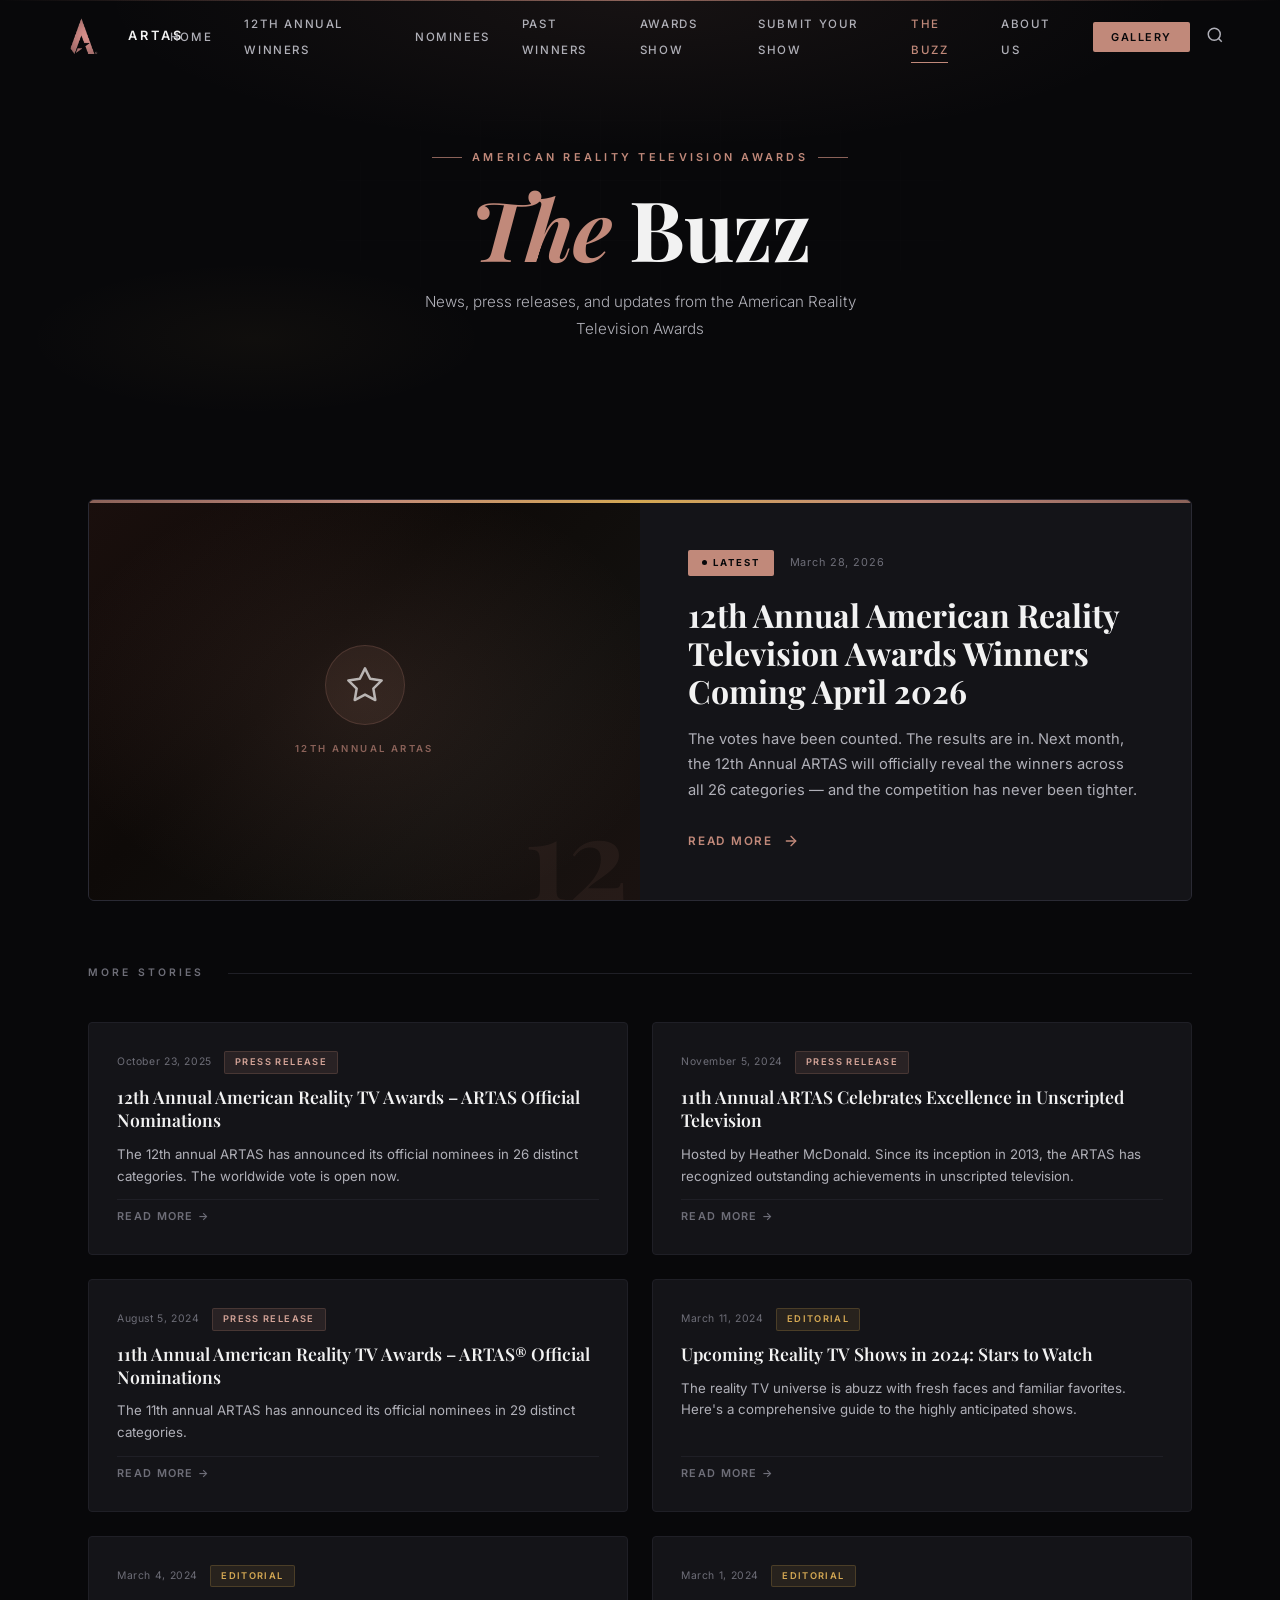
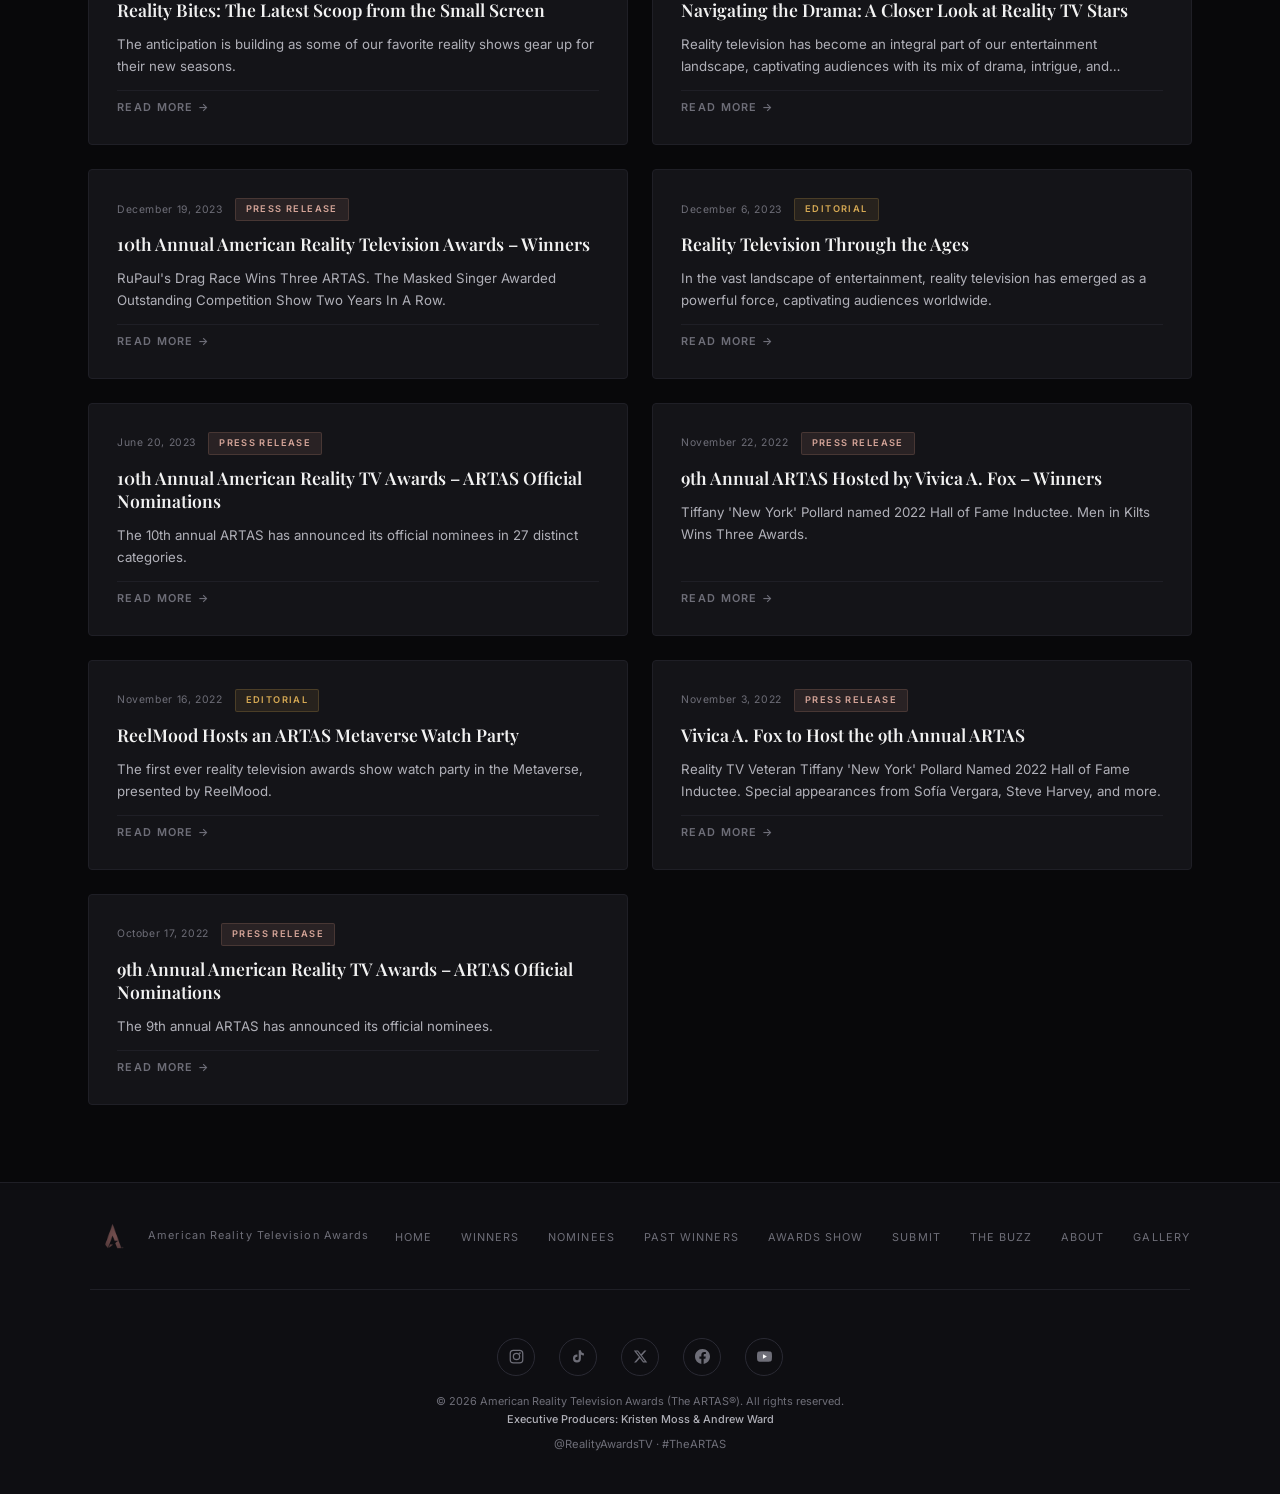
<file: the-buzz.html>
<!DOCTYPE html>
<html lang="en">
<head>
  <meta charset="UTF-8">
  <meta name="viewport" content="width=device-width, initial-scale=1.0">
  <title>The Buzz — American Reality Television Awards</title>
  <meta name="description" content="News, press releases, and updates from the American Reality Television Awards (The ARTAS).">
  <link rel="preconnect" href="https://fonts.googleapis.com">
  <link rel="preconnect" href="https://fonts.gstatic.com" crossorigin>
  <link href="https://fonts.googleapis.com/css2?family=Playfair+Display:ital,wght@0,400;0,600;0,700;1,400;1,600&family=Inter:wght@300;400;500;600&display=swap" rel="stylesheet">
  <style>
:root {
  --bg-primary: #08080A;
  --bg-surface: #0E0E12;
  --bg-card: #141418;
  --bg-card-hover: #1A1A20;
  --rose: #C1897A;
  --rose-light: #D4A498;
  --rose-pale: #E0BEB6;
  --rose-dim: #8B6259;
  --rose-glow: rgba(193, 137, 122, 0.15);
  --gold: #D4A853;
  --gold-light: #E8C97A;
  --gold-dim: #8B7340;
  --text-primary: #F2F2F2;
  --text-secondary: #B0B0B8;
  --text-muted: #6E6E78;
  --border: #1F1F26;
  --border-light: #2A2A34;
  --font-display: 'Playfair Display', Georgia, serif;
  --font-body: 'Inter', -apple-system, sans-serif;
  --transition-fast: 180ms cubic-bezier(0.16, 1, 0.3, 1);
  --transition-smooth: 400ms cubic-bezier(0.16, 1, 0.3, 1);
}

*, *::before, *::after { box-sizing: border-box; margin: 0; padding: 0; }
html { -webkit-font-smoothing: antialiased; -moz-osx-font-smoothing: grayscale; scroll-behavior: smooth; scroll-padding-top: 80px; }
body { font-family: var(--font-body); color: var(--text-primary); background: var(--bg-primary); line-height: 1.6; overflow-x: hidden; }
img { display: block; max-width: 100%; height: auto; }
a { color: var(--rose); text-decoration: none; transition: color var(--transition-fast); }
a:hover { color: var(--rose-light); }

/* NAV */
.nav { position: fixed; top: 0; left: 0; right: 0; z-index: 100; padding: 0 clamp(1.5rem, 4vw, 3rem); height: 72px; display: flex; align-items: center; justify-content: space-between; transition: background var(--transition-smooth), box-shadow var(--transition-smooth); }
.nav.scrolled { background: rgba(8,8,10,0.95); backdrop-filter: blur(20px); -webkit-backdrop-filter: blur(20px); box-shadow: 0 1px 0 rgba(193,137,122,0.12); }
.nav-logo { display: flex; align-items: center; gap: 12px; }
.nav-logo img { height: 38px; width: auto; }
.nav-logo span { font-family: var(--font-body); font-weight: 600; font-size: 0.8rem; letter-spacing: 0.25em; text-transform: uppercase; color: var(--text-primary); }
.nav-links { display: flex; align-items: center; gap: clamp(1.2rem, 2.5vw, 2.2rem); list-style: none; }
.nav-links a { font-size: 0.72rem; font-weight: 500; letter-spacing: 0.14em; text-transform: uppercase; color: var(--text-secondary); padding: 4px 0; position: relative; transition: color var(--transition-fast); }
.nav-links a::after { content: ''; position: absolute; bottom: -2px; left: 0; width: 0; height: 1px; background: var(--rose); transition: width var(--transition-smooth); }
.nav-links a:hover { color: var(--rose); }
.nav-links a:hover::after { width: 100%; }
.nav-links a.active { color: var(--rose); }
.nav-links a.active::after { width: 100%; }
.nav-cta { font-size: 0.68rem !important; font-weight: 600 !important; color: var(--bg-primary) !important; background: var(--rose); padding: 8px 18px !important; border-radius: 2px; transition: background var(--transition-fast), transform var(--transition-fast) !important; }
.nav-cta:hover { background: var(--rose-light) !important; color: var(--bg-primary) !important; transform: translateY(-1px); }
.nav-cta::after { display: none !important; }
.nav-mobile-toggle { display: none; background: none; border: none; cursor: pointer; padding: 8px; }
.nav-mobile-toggle span { display: block; width: 24px; height: 2px; background: var(--text-primary); margin: 5px 0; transition: all 0.3s; }
.nav-search-toggle { background: none; border: none; cursor: pointer; padding: 8px; color: var(--text-secondary); transition: color 0.2s; margin-left: 0.5rem; }
.nav-search-toggle:hover { color: var(--rose); }
.mobile-overlay { position: fixed; inset: 0; z-index: 99; background: rgba(8,8,10,0.98); display: flex; flex-direction: column; align-items: center; justify-content: center; gap: 2rem; opacity: 0; pointer-events: none; transition: opacity 0.4s ease; }
.mobile-overlay.open { opacity: 1; pointer-events: all; }
.mobile-overlay a { font-family: var(--font-display); font-size: 1.4rem; color: var(--text-primary); }
.mobile-overlay a:hover { color: var(--rose); }
.mobile-close { position: absolute; top: 24px; right: 24px; background: none; border: none; color: var(--text-primary); font-size: 1.5rem; cursor: pointer; }

/* PAGE HERO */
.page-hero {
  position: relative;
  padding: 140px clamp(1.5rem, 4vw, 3rem) 80px;
  text-align: center;
  overflow: hidden;
  background: var(--bg-primary);
}
.page-hero::before {
  content: '';
  position: absolute;
  top: 0; left: 0; right: 0;
  height: 1px;
  background: linear-gradient(90deg, transparent, var(--rose-dim), transparent);
}
.page-hero-bg {
  position: absolute;
  inset: 0;
  z-index: 0;
  background:
    radial-gradient(ellipse 60% 50% at 50% 0%, rgba(193,137,122,0.08) 0%, transparent 70%),
    radial-gradient(ellipse 30% 30% at 20% 80%, rgba(212,168,83,0.04) 0%, transparent 60%);
}
.page-hero-grid {
  position: absolute;
  inset: 0;
  background-image:
    linear-gradient(rgba(255,255,255,0.02) 1px, transparent 1px),
    linear-gradient(90deg, rgba(255,255,255,0.02) 1px, transparent 1px);
  background-size: 60px 60px;
  mask-image: radial-gradient(ellipse at center, rgba(0,0,0,0.6) 0%, transparent 70%);
  -webkit-mask-image: radial-gradient(ellipse at center, rgba(0,0,0,0.6) 0%, transparent 70%);
}
.page-hero-content {
  position: relative;
  z-index: 1;
  max-width: 700px;
  margin: 0 auto;
}
.page-hero-label {
  display: inline-flex;
  align-items: center;
  gap: 10px;
  font-size: 0.68rem;
  font-weight: 600;
  letter-spacing: 0.3em;
  text-transform: uppercase;
  color: var(--rose);
  margin-bottom: 1.25rem;
}
.page-hero-label::before,
.page-hero-label::after {
  content: '';
  display: block;
  width: 30px;
  height: 1px;
  background: var(--rose-dim);
}
.page-hero-title {
  font-family: var(--font-display);
  font-size: clamp(2.8rem, 2rem + 4vw, 5.5rem);
  font-weight: 700;
  line-height: 1.0;
  letter-spacing: -0.01em;
  margin-bottom: 1.25rem;
  color: var(--text-primary);
}
.page-hero-title em {
  font-style: italic;
  color: var(--rose);
}
.page-hero-subtitle {
  font-size: 0.95rem;
  color: var(--text-secondary);
  font-weight: 300;
  line-height: 1.75;
  max-width: 480px;
  margin: 0 auto;
}

/* BUZZ CONTENT */
.buzz-section {
  padding: clamp(3rem, 6vw, 5rem) clamp(1.5rem, 4vw, 3rem);
  max-width: 1200px;
  margin: 0 auto;
}

/* FEATURED POST */
.featured-post {
  position: relative;
  border-radius: 6px;
  overflow: hidden;
  margin-bottom: clamp(3rem, 5vw, 4rem);
  background: var(--bg-card);
  border: 1px solid var(--border-light);
  transition: border-color var(--transition-smooth), box-shadow var(--transition-smooth);
}
.featured-post:hover {
  border-color: var(--rose-dim);
  box-shadow: 0 20px 60px rgba(0,0,0,0.4), 0 0 0 1px rgba(193,137,122,0.1);
}
.featured-post::before {
  content: '';
  position: absolute;
  top: 0; left: 0; right: 0;
  height: 3px;
  background: linear-gradient(90deg, var(--rose-dim), var(--rose), var(--gold), var(--rose), var(--rose-dim));
  z-index: 1;
}
.featured-inner {
  display: grid;
  grid-template-columns: 1fr 1fr;
  min-height: 400px;
}
.featured-visual {
  position: relative;
  background: linear-gradient(135deg, #1A0F0D 0%, #0E0A08 40%, #12100E 70%, #1A1210 100%);
  display: flex;
  align-items: center;
  justify-content: center;
  padding: 3rem 2rem;
  overflow: hidden;
}
.featured-visual::after {
  content: '';
  position: absolute;
  inset: 0;
  background: radial-gradient(ellipse 80% 80% at 50% 50%, rgba(193,137,122,0.12) 0%, transparent 70%);
}
.featured-visual-icon {
  position: relative;
  z-index: 1;
  text-align: center;
}
.featured-visual-icon svg {
  width: 100px;
  height: 100px;
  opacity: 0.15;
  margin-bottom: 1.5rem;
}
.featured-visual-year {
  font-family: var(--font-display);
  font-size: clamp(5rem, 4rem + 4vw, 10rem);
  font-weight: 700;
  line-height: 1;
  color: var(--rose);
  opacity: 0.08;
  position: absolute;
  bottom: -0.1em;
  right: 0.1em;
  z-index: 0;
  user-select: none;
}
.featured-visual-logo {
  position: relative;
  z-index: 1;
  display: flex;
  flex-direction: column;
  align-items: center;
  gap: 1rem;
}
.featured-visual-logo .artas-icon {
  width: 80px;
  height: 80px;
  border-radius: 50%;
  background: rgba(193,137,122,0.1);
  border: 1px solid rgba(193,137,122,0.2);
  display: flex;
  align-items: center;
  justify-content: center;
}
.featured-visual-logo .artas-icon svg {
  width: 40px;
  height: 40px;
  opacity: 0.7;
}
.featured-visual-label {
  font-size: 0.6rem;
  font-weight: 600;
  letter-spacing: 0.25em;
  text-transform: uppercase;
  color: var(--rose-dim);
}
.featured-content {
  padding: clamp(2rem, 4vw, 3rem);
  display: flex;
  flex-direction: column;
  justify-content: center;
  background: linear-gradient(135deg, var(--bg-card) 0%, rgba(20,20,24,0.8) 100%);
}
.featured-meta {
  display: flex;
  align-items: center;
  gap: 1rem;
  margin-bottom: 1.25rem;
}
.badge-latest {
  display: inline-flex;
  align-items: center;
  gap: 6px;
  padding: 5px 14px;
  background: var(--rose);
  color: var(--bg-primary);
  font-size: 0.6rem;
  font-weight: 700;
  letter-spacing: 0.2em;
  text-transform: uppercase;
  border-radius: 2px;
}
.badge-latest::before {
  content: '';
  width: 5px;
  height: 5px;
  border-radius: 50%;
  background: var(--bg-primary);
  animation: pulse-dot 1.5s ease-in-out infinite;
}
@keyframes pulse-dot {
  0%, 100% { opacity: 1; transform: scale(1); }
  50% { opacity: 0.4; transform: scale(0.7); }
}
.featured-date {
  font-size: 0.68rem;
  color: var(--text-muted);
  letter-spacing: 0.08em;
}
.featured-title {
  font-family: var(--font-display);
  font-size: clamp(1.3rem, 0.9rem + 1.5vw, 2rem);
  font-weight: 700;
  line-height: 1.2;
  color: var(--text-primary);
  margin-bottom: 1rem;
}
.featured-excerpt {
  font-size: 0.92rem;
  color: var(--text-secondary);
  line-height: 1.75;
  margin-bottom: 1.75rem;
}
.featured-read-more {
  display: inline-flex;
  align-items: center;
  gap: 10px;
  font-size: 0.73rem;
  font-weight: 600;
  letter-spacing: 0.15em;
  text-transform: uppercase;
  color: var(--rose);
  transition: gap var(--transition-fast), color var(--transition-fast);
}
.featured-read-more:hover {
  gap: 16px;
  color: var(--rose-light);
}
.featured-read-more svg {
  width: 16px;
  height: 16px;
  transition: transform var(--transition-fast);
}
.featured-read-more:hover svg {
  transform: translateX(3px);
}

/* SECTION HEADER */
.buzz-section-header {
  display: flex;
  align-items: center;
  gap: 1.5rem;
  margin-bottom: 2.5rem;
}
.buzz-section-header-line {
  flex: 1;
  height: 1px;
  background: var(--border);
}
.buzz-section-label {
  font-size: 0.65rem;
  font-weight: 600;
  letter-spacing: 0.3em;
  text-transform: uppercase;
  color: var(--text-muted);
  white-space: nowrap;
}

/* POSTS GRID */
.posts-grid {
  display: grid;
  grid-template-columns: repeat(2, 1fr);
  gap: 1.5rem;
}
.post-card {
  background: var(--bg-card);
  border: 1px solid var(--border);
  border-radius: 4px;
  padding: 1.75rem;
  display: flex;
  flex-direction: column;
  gap: 0.75rem;
  position: relative;
  overflow: hidden;
  transition: border-color var(--transition-smooth), background var(--transition-smooth), transform var(--transition-smooth), box-shadow var(--transition-smooth);
}
.post-card::before {
  content: '';
  position: absolute;
  top: 0; left: 0; right: 0;
  height: 1px;
  background: linear-gradient(90deg, transparent, var(--rose-dim), transparent);
  opacity: 0;
  transition: opacity var(--transition-smooth);
}
.post-card:hover {
  border-color: var(--border-light);
  background: var(--bg-card-hover);
  transform: translateY(-4px);
  box-shadow: 0 16px 40px rgba(0,0,0,0.3), 0 0 0 1px rgba(193,137,122,0.06);
}
.post-card:hover::before {
  opacity: 1;
}
.post-card-top {
  display: flex;
  align-items: center;
  gap: 0.75rem;
}
.post-date {
  font-size: 0.65rem;
  color: var(--text-muted);
  letter-spacing: 0.06em;
}
.post-tag {
  display: inline-block;
  padding: 3px 10px;
  border-radius: 2px;
  font-size: 0.58rem;
  font-weight: 600;
  letter-spacing: 0.15em;
  text-transform: uppercase;
}
.post-tag.press-release {
  background: rgba(193,137,122,0.12);
  color: var(--rose-light);
  border: 1px solid rgba(193,137,122,0.2);
}
.post-tag.editorial {
  background: rgba(212,168,83,0.1);
  color: var(--gold);
  border: 1px solid rgba(212,168,83,0.2);
}
.post-title {
  font-family: var(--font-display);
  font-size: clamp(0.9rem, 0.75rem + 0.5vw, 1.1rem);
  font-weight: 600;
  line-height: 1.3;
  color: var(--text-primary);
  transition: color var(--transition-fast);
}
.post-card:hover .post-title {
  color: var(--rose-light);
}
.post-excerpt {
  font-size: 0.83rem;
  color: var(--text-secondary);
  line-height: 1.65;
  display: -webkit-box;
  -webkit-line-clamp: 2;
  -webkit-box-orient: vertical;
  overflow: hidden;
}
.post-read-more {
  display: inline-flex;
  align-items: center;
  gap: 6px;
  font-size: 0.68rem;
  font-weight: 600;
  letter-spacing: 0.12em;
  text-transform: uppercase;
  color: var(--text-muted);
  margin-top: auto;
  padding-top: 0.5rem;
  transition: color var(--transition-fast), gap var(--transition-fast);
  border-top: 1px solid var(--border);
}
.post-read-more:hover {
  color: var(--rose);
  gap: 10px;
}

/* FOOTER */
.footer { padding: 2.5rem clamp(1.5rem, 4vw, 3rem); border-top: 1px solid var(--border); background: var(--bg-surface); }
.footer-inner { max-width: 1100px; margin: 0 auto; display: flex; justify-content: space-between; align-items: center; flex-wrap: wrap; gap: 1.5rem; }
.footer-brand { display: flex; align-items: center; gap: 12px; }
.footer-brand img { height: 26px; opacity: 0.5; }
.footer-brand span { font-size: 0.68rem; color: var(--text-muted); letter-spacing: 0.1em; }
.footer-links { display: flex; gap: 1.8rem; list-style: none; }
.footer-links a { font-size: 0.68rem; color: var(--text-muted); letter-spacing: 0.1em; text-transform: uppercase; transition: color var(--transition-fast); }
.footer-links a:hover { color: var(--rose); }
.footer-copy { width: 100%; text-align: center; padding-top: 1.5rem; border-top: 1px solid var(--border); margin-top: 1rem; font-size: 0.68rem; color: var(--text-muted); line-height: 1.7; }
.footer-copy .producers { color: var(--text-secondary); font-weight: 500; }
.social-links { display: flex; justify-content: center; gap: 1.5rem; margin-top: 1.5rem; }
.social-links a { display: flex; align-items: center; justify-content: center; width: 38px; height: 38px; border: 1px solid var(--border-light); border-radius: 50%; color: var(--text-muted); transition: all var(--transition-fast); }
.social-links a:hover { border-color: var(--rose); color: var(--rose); transform: translateY(-2px); }
.social-links svg { width: 15px; height: 15px; }

/* REVEAL */
.reveal { opacity: 0; transform: translateY(28px); transition: opacity 0.75s cubic-bezier(0.16, 1, 0.3, 1), transform 0.75s cubic-bezier(0.16, 1, 0.3, 1); }
.reveal.visible { opacity: 1; transform: translateY(0); }

/* RESPONSIVE */
@media (max-width: 900px) {
  .featured-inner { grid-template-columns: 1fr; }
  .featured-visual { min-height: 200px; padding: 2.5rem 2rem; }
  .featured-visual-year { font-size: 6rem; }
}
@media (max-width: 768px) {
  .nav-links { display: none; }
  .nav-mobile-toggle { display: block; }
  .posts-grid { grid-template-columns: 1fr; }
  .footer-inner { flex-direction: column; text-align: center; }
  .footer-links { flex-wrap: wrap; justify-content: center; }
}
@media (max-width: 480px) {
  .page-hero-title { font-size: 3rem; }
}
  </style>
</head>
<body>

<!-- NAV -->
<nav class="nav" id="nav">
  <a href="index.html" class="nav-logo">
    <img src="images/12th-logo-A-transparent.png" alt="ARTAS">
    <span>ARTAS</span>
  </a>
  <ul class="nav-links">
    <li><a href="index.html">Home</a></li>
    <li><a href="winners.html">12th Annual Winners</a></li>
    <li><a href="nominees.html">Nominees</a></li>
    <li><a href="past-winners.html">Past Winners</a></li>
    <li><a href="awards-show.html">Awards Show</a></li>
    <li><a href="submit.html">Submit Your Show</a></li>
    <li><a href="the-buzz.html" class="active">The Buzz</a></li>
    <li><a href="about.html">About Us</a></li>
    <li><a href="gallery.html" class="nav-cta">Gallery</a></li>
  </ul>
  <button class="nav-search-toggle" id="searchToggle" aria-label="Search"><svg viewBox="0 0 24 24" width="18" height="18" fill="none" stroke="currentColor" stroke-width="2"><circle cx="11" cy="11" r="8"/><path d="m21 21-4.3-4.3"/></svg></button>
  <button class="nav-mobile-toggle" id="mobileToggle" aria-label="Open menu"><span></span><span></span><span></span></button>
</nav>
<div class="mobile-overlay" id="mobileMenu">
<button class="mobile-close" id="mobileClose" aria-label="Close menu">&times;</button>
  <a href="index.html">Home</a>
  <a href="winners.html">12th Annual Winners</a>
  <a href="nominees.html">Nominees</a>
  <a href="past-winners.html">Past Winners</a>
  <a href="awards-show.html">Awards Show</a>
  <a href="submit.html">Submit Your Show</a>
  <a href="the-buzz.html">The Buzz</a>
  <a href="about.html">About Us</a>
  <a href="gallery.html">Gallery</a>
</div>

<!-- PAGE HERO -->
<section class="page-hero">
  <div class="page-hero-bg"></div>
  <div class="page-hero-grid"></div>
  <div class="page-hero-content">
    <div class="page-hero-label">American Reality Television Awards</div>
    <h1 class="page-hero-title"><em>The</em> Buzz</h1>
    <p class="page-hero-subtitle">News, press releases, and updates from the American Reality Television Awards</p>
  </div>
</section>

<!-- BUZZ CONTENT -->
<div style="background: var(--bg-primary);">
  <div class="buzz-section">

    <!-- FEATURED POST -->
    <article class="featured-post reveal">
      <div class="featured-inner">
        <div class="featured-visual">
          <div class="featured-visual-year">12</div>
          <div class="featured-visual-logo">
            <div class="artas-icon">
              <!-- Trophy/star icon -->
              <svg viewBox="0 0 24 24" fill="none" stroke="currentColor" stroke-width="1.5" stroke-linecap="round" stroke-linejoin="round">
                <polygon points="12,2 15.09,8.26 22,9.27 17,14.14 18.18,21.02 12,17.77 5.82,21.02 7,14.14 2,9.27 8.91,8.26"/>
              </svg>
            </div>
            <span class="featured-visual-label">12th Annual ARTAS</span>
          </div>
        </div>
        <div class="featured-content">
          <div class="featured-meta">
            <span class="badge-latest">Latest</span>
            <time class="featured-date">March 28, 2026</time>
          </div>
          <h2 class="featured-title">12th Annual American Reality Television Awards Winners Coming April 2026</h2>
          <p class="featured-excerpt">The votes have been counted. The results are in. Next month, the 12th Annual ARTAS will officially reveal the winners across all 26 categories — and the competition has never been tighter.</p>
          <a href="https://www.realitytelevisionawards.com/12th-annual-american-reality-television-awards-winners-coming-april-2026/" class="featured-read-more">
            Read More
            <svg viewBox="0 0 24 24" fill="none" stroke="currentColor" stroke-width="2" stroke-linecap="round" stroke-linejoin="round"><line x1="5" y1="12" x2="19" y2="12"/><polyline points="12 5 19 12 12 19"/></svg>
          </a>
        </div>
      </div>
    </article>

    <!-- POSTS GRID -->
    <div class="buzz-section-header">
      <div class="buzz-section-label">More Stories</div>
      <div class="buzz-section-header-line"></div>
    </div>

    <div class="posts-grid">

      <!-- Post 2 -->
      <article class="post-card reveal" style="transition-delay: 0.05s;">
        <div class="post-card-top">
          <time class="post-date">October 23, 2025</time>
          <span class="post-tag press-release">Press Release</span>
        </div>
        <h3 class="post-title">12th Annual American Reality TV Awards – ARTAS Official Nominations</h3>
        <p class="post-excerpt">The 12th annual ARTAS has announced its official nominees in 26 distinct categories. The worldwide vote is open now.</p>
        <a href="https://www.realitytelevisionawards.com/12th-annual-american-reality-tv-awards-artas-official-nominations/" class="post-read-more">Read More →</a>
      </article>

      <!-- Post 3 -->
      <article class="post-card reveal" style="transition-delay: 0.10s;">
        <div class="post-card-top">
          <time class="post-date">November 5, 2024</time>
          <span class="post-tag press-release">Press Release</span>
        </div>
        <h3 class="post-title">11th Annual ARTAS Celebrates Excellence in Unscripted Television</h3>
        <p class="post-excerpt">Hosted by Heather McDonald. Since its inception in 2013, the ARTAS has recognized outstanding achievements in unscripted television.</p>
        <a href="https://www.realitytelevisionawards.com/11th-annual-american-reality-television-awards-celebrates-excellence-in-unscripted-television/" class="post-read-more">Read More →</a>
      </article>

      <!-- Post 4 -->
      <article class="post-card reveal" style="transition-delay: 0.15s;">
        <div class="post-card-top">
          <time class="post-date">August 5, 2024</time>
          <span class="post-tag press-release">Press Release</span>
        </div>
        <h3 class="post-title">11th Annual American Reality TV Awards – ARTAS® Official Nominations</h3>
        <p class="post-excerpt">The 11th annual ARTAS has announced its official nominees in 29 distinct categories.</p>
        <a href="https://www.realitytelevisionawards.com/11th-annual-american-reality-tv-awards-artas-official-nominations/" class="post-read-more">Read More →</a>
      </article>

      <!-- Post 5 -->
      <article class="post-card reveal" style="transition-delay: 0.20s;">
        <div class="post-card-top">
          <time class="post-date">March 11, 2024</time>
          <span class="post-tag editorial">Editorial</span>
        </div>
        <h3 class="post-title">Upcoming Reality TV Shows in 2024: Stars to Watch</h3>
        <p class="post-excerpt">The reality TV universe is abuzz with fresh faces and familiar favorites. Here's a comprehensive guide to the highly anticipated shows.</p>
        <a href="https://www.realitytelevisionawards.com/%f0%9f%8c%9f-upcoming-reality-tv-shows-in-2024-stars-to-watch/" class="post-read-more">Read More →</a>
      </article>

      <!-- Post 6 -->
      <article class="post-card reveal" style="transition-delay: 0.25s;">
        <div class="post-card-top">
          <time class="post-date">March 4, 2024</time>
          <span class="post-tag editorial">Editorial</span>
        </div>
        <h3 class="post-title">Reality Bites: The Latest Scoop from the Small Screen</h3>
        <p class="post-excerpt">The anticipation is building as some of our favorite reality shows gear up for their new seasons.</p>
        <a href="https://www.realitytelevisionawards.com/reality-bites-the-latest-scoop-from-the-small-screen/" class="post-read-more">Read More →</a>
      </article>

      <!-- Post 7 -->
      <article class="post-card reveal" style="transition-delay: 0.30s;">
        <div class="post-card-top">
          <time class="post-date">March 1, 2024</time>
          <span class="post-tag editorial">Editorial</span>
        </div>
        <h3 class="post-title">Navigating the Drama: A Closer Look at Reality TV Stars</h3>
        <p class="post-excerpt">Reality television has become an integral part of our entertainment landscape, captivating audiences with its mix of drama, intrigue, and unscripted moments.</p>
        <a href="https://www.realitytelevisionawards.com/navigating-the-drama-a-closer-look-at-reality-tv-stars-and-their-lives/" class="post-read-more">Read More →</a>
      </article>

      <!-- Post 8 -->
      <article class="post-card reveal" style="transition-delay: 0.35s;">
        <div class="post-card-top">
          <time class="post-date">December 19, 2023</time>
          <span class="post-tag press-release">Press Release</span>
        </div>
        <h3 class="post-title">10th Annual American Reality Television Awards – Winners</h3>
        <p class="post-excerpt">RuPaul's Drag Race Wins Three ARTAS. The Masked Singer Awarded Outstanding Competition Show Two Years In A Row.</p>
        <a href="https://www.realitytelevisionawards.com/10th-annual-american-reality-television-awards-winners/" class="post-read-more">Read More →</a>
      </article>

      <!-- Post 9 -->
      <article class="post-card reveal" style="transition-delay: 0.40s;">
        <div class="post-card-top">
          <time class="post-date">December 6, 2023</time>
          <span class="post-tag editorial">Editorial</span>
        </div>
        <h3 class="post-title">Reality Television Through the Ages</h3>
        <p class="post-excerpt">In the vast landscape of entertainment, reality television has emerged as a powerful force, captivating audiences worldwide.</p>
        <a href="https://www.realitytelevisionawards.com/reality-television-through-the-ages-a-journey-from-milestones-to-the-future/" class="post-read-more">Read More →</a>
      </article>

      <!-- Post 10 -->
      <article class="post-card reveal" style="transition-delay: 0.45s;">
        <div class="post-card-top">
          <time class="post-date">June 20, 2023</time>
          <span class="post-tag press-release">Press Release</span>
        </div>
        <h3 class="post-title">10th Annual American Reality TV Awards – ARTAS Official Nominations</h3>
        <p class="post-excerpt">The 10th annual ARTAS has announced its official nominees in 27 distinct categories.</p>
        <a href="https://www.realitytelevisionawards.com/10th-nominations-press/" class="post-read-more">Read More →</a>
      </article>

      <!-- Post 11 -->
      <article class="post-card reveal" style="transition-delay: 0.50s;">
        <div class="post-card-top">
          <time class="post-date">November 22, 2022</time>
          <span class="post-tag press-release">Press Release</span>
        </div>
        <h3 class="post-title">9th Annual ARTAS Hosted by Vivica A. Fox – Winners</h3>
        <p class="post-excerpt">Tiffany 'New York' Pollard named 2022 Hall of Fame Inductee. Men in Kilts Wins Three Awards.</p>
        <a href="https://www.realitytelevisionawards.com/popular-and-unscripted-shows-stars-recognized-at-the-9th-annual-american-reality-television-awards-artas-thursday-nov-17-hosted-by-vivica-a-fox/" class="post-read-more">Read More →</a>
      </article>

      <!-- Post 12 -->
      <article class="post-card reveal" style="transition-delay: 0.55s;">
        <div class="post-card-top">
          <time class="post-date">November 16, 2022</time>
          <span class="post-tag editorial">Editorial</span>
        </div>
        <h3 class="post-title">ReelMood Hosts an ARTAS Metaverse Watch Party</h3>
        <p class="post-excerpt">The first ever reality television awards show watch party in the Metaverse, presented by ReelMood.</p>
        <a href="https://www.realitytelevisionawards.com/tune-in-alert-reelmood-hosts-an-artas-metaverse-watch-party-on-thursday-november-17/" class="post-read-more">Read More →</a>
      </article>

      <!-- Post 13 -->
      <article class="post-card reveal" style="transition-delay: 0.60s;">
        <div class="post-card-top">
          <time class="post-date">November 3, 2022</time>
          <span class="post-tag press-release">Press Release</span>
        </div>
        <h3 class="post-title">Vivica A. Fox to Host the 9th Annual ARTAS</h3>
        <p class="post-excerpt">Reality TV Veteran Tiffany 'New York' Pollard Named 2022 Hall of Fame Inductee. Special appearances from Sofía Vergara, Steve Harvey, and more.</p>
        <a href="https://www.realitytelevisionawards.com/vivica-a-fox-to-host-the-9th-annual-american-reality-television-awards-artas-11-17/" class="post-read-more">Read More →</a>
      </article>

      <!-- Post 14 -->
      <article class="post-card reveal" style="transition-delay: 0.65s;">
        <div class="post-card-top">
          <time class="post-date">October 17, 2022</time>
          <span class="post-tag press-release">Press Release</span>
        </div>
        <h3 class="post-title">9th Annual American Reality TV Awards – ARTAS Official Nominations</h3>
        <p class="post-excerpt">The 9th annual ARTAS has announced its official nominees.</p>
        <a href="https://www.realitytelevisionawards.com/9th-annual-american-reality-tv-awards-artas-official-nominations/" class="post-read-more">Read More →</a>
      </article>

    </div><!-- /posts-grid -->
  </div><!-- /buzz-section -->
</div>

<!-- FOOTER -->
<footer class="footer">
  <div class="footer-inner">
    <div class="footer-brand">
      <img src="images/12th-logo-A-transparent.png" alt="ARTAS">
      <span>American Reality Television Awards</span>
    </div>
    <ul class="footer-links">
      <li><a href="index.html">Home</a></li>
      <li><a href="winners.html">Winners</a></li>
      <li><a href="nominees.html">Nominees</a></li>
      <li><a href="past-winners.html">Past Winners</a></li>
      <li><a href="awards-show.html">Awards Show</a></li>
      <li><a href="submit.html">Submit</a></li>
      <li><a href="the-buzz.html">The Buzz</a></li>
      <li><a href="about.html">About</a></li>
      <li><a href="gallery.html">Gallery</a></li>
    </ul>
    <div class="footer-copy">
      <div class="social-links" style="margin-bottom: 1rem;">
        <a href="https://www.instagram.com/realityawardstv/" aria-label="Instagram" target="_blank"><svg viewBox="0 0 24 24" fill="none" stroke="currentColor" stroke-width="2"><rect x="2" y="2" width="20" height="20" rx="5"/><circle cx="12" cy="12" r="5"/><circle cx="17.5" cy="6.5" r="1.5" fill="currentColor" stroke="none"/></svg></a>
        <a href="https://www.tiktok.com/@realityawardstv" aria-label="TikTok" target="_blank"><svg viewBox="0 0 24 24" fill="currentColor"><path d="M19.59 6.69a4.83 4.83 0 0 1-3.77-4.25V2h-3.45v13.67a2.89 2.89 0 0 1-2.88 2.5 2.89 2.89 0 0 1-2.89-2.89 2.89 2.89 0 0 1 2.89-2.89c.28 0 .54.04.79.1v-3.51a6.37 6.37 0 0 0-.79-.05A6.34 6.34 0 0 0 3.15 15.2a6.34 6.34 0 0 0 6.34 6.34 6.34 6.34 0 0 0 6.34-6.34V8.75a8.28 8.28 0 0 0 4.84 1.55V6.85a4.85 4.85 0 0 1-1.08-.16z"/></svg></a>
        <a href="https://twitter.com/realityawardstv" aria-label="X" target="_blank"><svg viewBox="0 0 24 24" fill="currentColor"><path d="M18.244 2.25h3.308l-7.227 8.26 8.502 11.24H16.17l-5.214-6.817L4.99 21.75H1.68l7.73-8.835L1.254 2.25H8.08l4.713 6.231zm-1.161 17.52h1.833L7.084 4.126H5.117z"/></svg></a>
        <a href="https://www.facebook.com/RealityTVAwards/" aria-label="Facebook" target="_blank"><svg viewBox="0 0 24 24" fill="currentColor"><path d="M24 12.073c0-6.627-5.373-12-12-12s-12 5.373-12 12c0 5.99 4.388 10.954 10.125 11.854v-8.385H7.078v-3.47h3.047V9.43c0-3.007 1.792-4.669 4.533-4.669 1.312 0 2.686.235 2.686.235v2.953H15.83c-1.491 0-1.956.925-1.956 1.874v2.25h3.328l-.532 3.47h-2.796v8.385C19.612 23.027 24 18.062 24 12.073z"/></svg></a>
        <a href="https://www.youtube.com/realityawardstv" aria-label="YouTube" target="_blank"><svg viewBox="0 0 24 24" fill="currentColor"><path d="M23.498 6.186a3.016 3.016 0 0 0-2.122-2.136C19.505 3.545 12 3.545 12 3.545s-7.505 0-9.377.505A3.017 3.017 0 0 0 .502 6.186C0 8.07 0 12 0 12s0 3.93.502 5.814a3.016 3.016 0 0 0 2.122 2.136c1.871.505 9.376.505 9.376.505s7.505 0 9.377-.505a3.015 3.015 0 0 0 2.122-2.136C24 15.93 24 12 24 12s0-3.93-.502-5.814z"/><polygon points="9.545,15.568 15.818,12 9.545,8.432" fill="#fff"/></svg></a>
      </div>
      <p>&copy; 2026 American Reality Television Awards (The ARTAS&reg;). All rights reserved.</p>
      <p class="producers">Executive Producers: Kristen Moss &amp; Andrew Ward</p>
      <p style="margin-top: 6px; font-size: 0.7rem;">@RealityAwardsTV &middot; #TheARTAS</p>
    </div>
  </div>
</footer>

<script>
// Nav scroll behaviour
const nav = document.getElementById('nav');
window.addEventListener('scroll', () => {
  nav.classList.toggle('scrolled', window.scrollY > 40);
}, { passive: true });

// Mobile menu
const mobileToggle = document.getElementById('mobileToggle');
const mobileMenu = document.getElementById('mobileMenu');
const mobileClose = document.getElementById('mobileClose');
mobileToggle.addEventListener('click', () => mobileMenu.classList.add('open'));
mobileClose.addEventListener('click', () => mobileMenu.classList.remove('open'));
function closeMobile() { mobileMenu.classList.remove('open'); }

// IntersectionObserver scroll reveal with staggered delay
const reveals = document.querySelectorAll('.reveal');
const observer = new IntersectionObserver((entries) => {
  entries.forEach(entry => {
    if (entry.isIntersecting) {
      entry.target.classList.add('visible');
      observer.unobserve(entry.target);
    }
  });
}, { threshold: 0.08, rootMargin: '0px 0px -40px 0px' });

reveals.forEach(el => observer.observe(el));
</script>

<script src="global-search.js"></script>
</body>
</html>
</file>
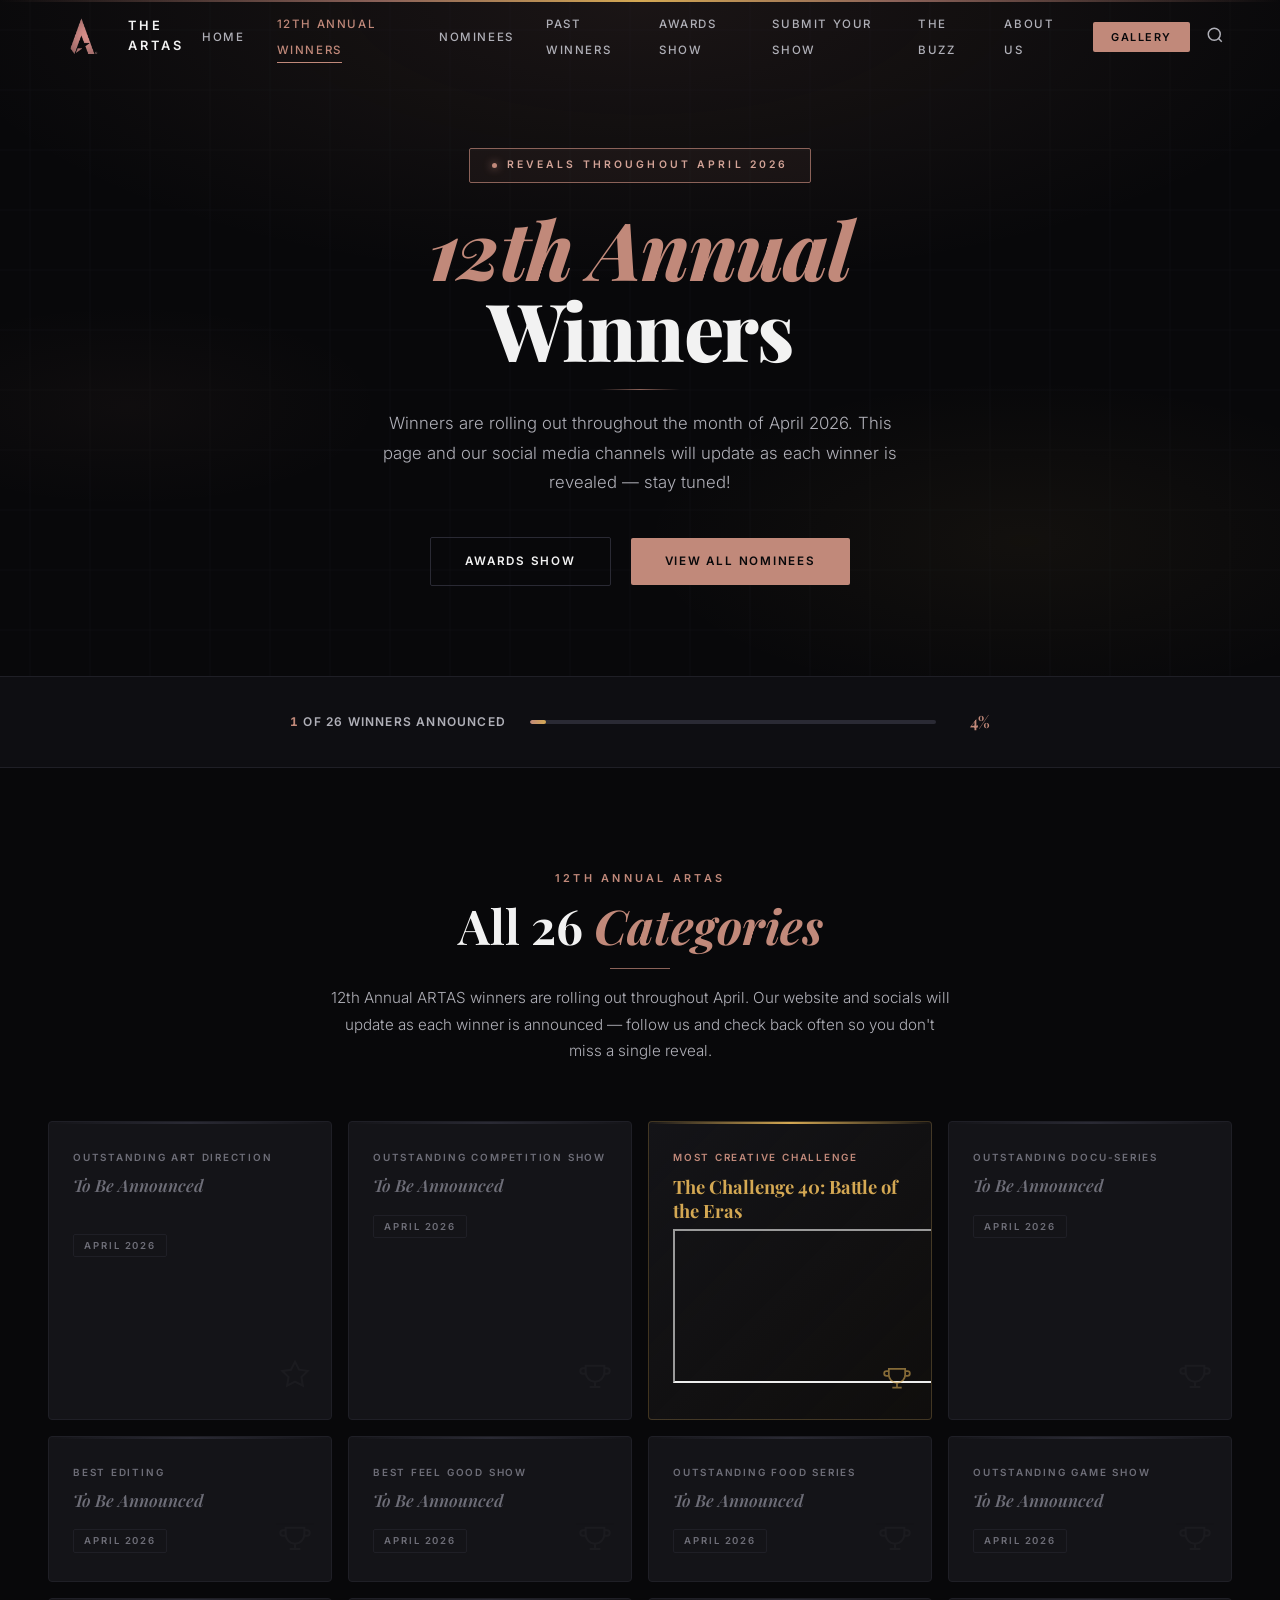
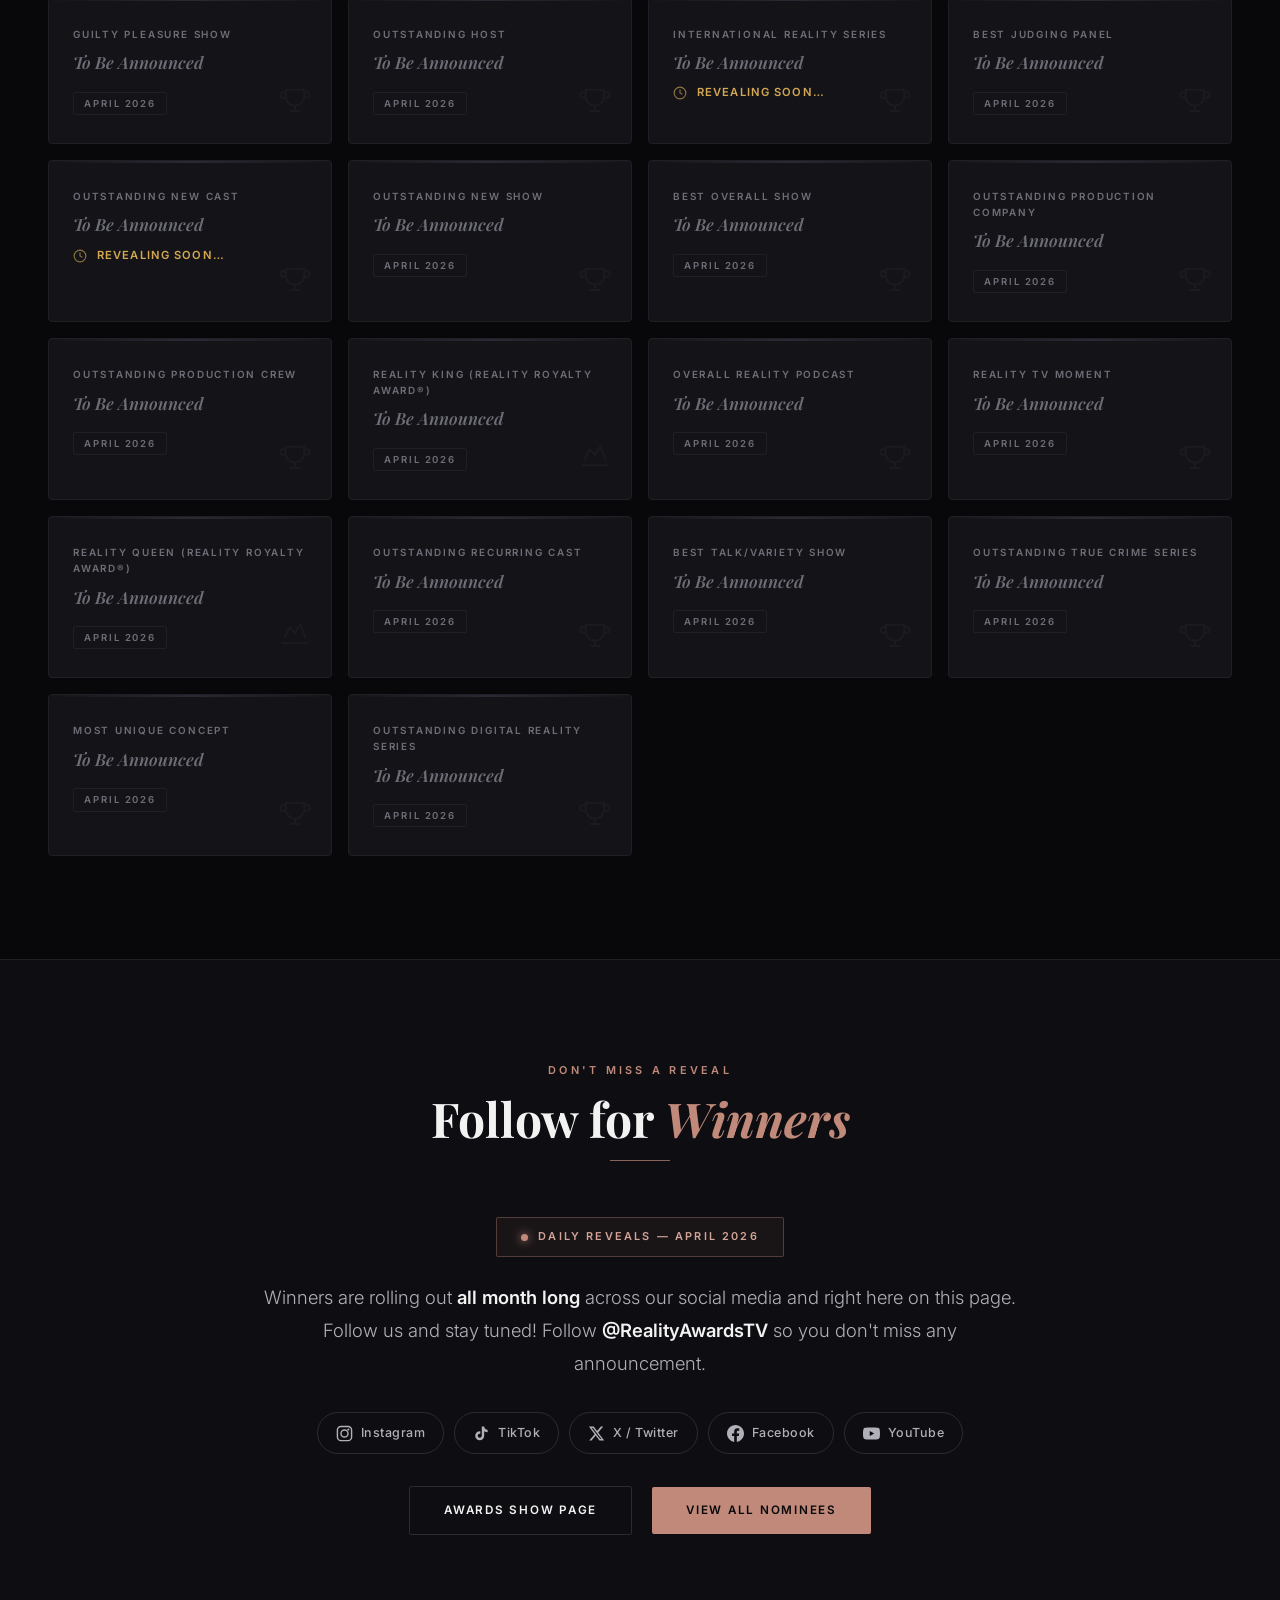
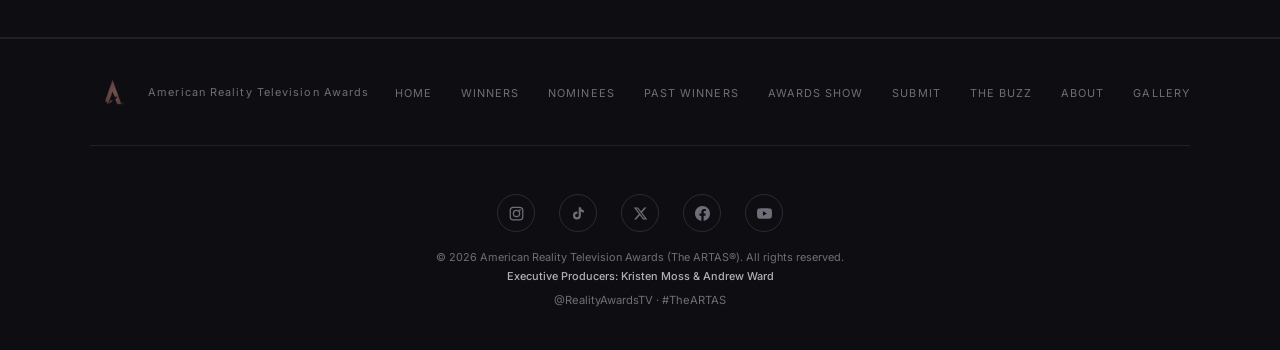
<file: winners.html>
<!DOCTYPE html>
<html lang="en">
<head>
<meta charset="UTF-8">
<meta name="viewport" content="width=device-width, initial-scale=1.0">
<title>12th Annual Winners | The ARTAS — American Reality Television Awards</title>
<meta name="description" content="12th Annual American Reality Television Awards winners, revealed throughout April 2026 on social media. Follow @RealityAwardsTV for every reveal.">
<meta property="og:title" content="12th Annual Winners — The ARTAS">
<meta property="og:description" content="Winners are being revealed throughout April 2026. Follow @RealityAwardsTV so you don't miss any announcement.">
<meta property="og:type" content="website">
<link rel="preconnect" href="https://fonts.googleapis.com">
<link rel="preconnect" href="https://fonts.gstatic.com" crossorigin>
<link href="https://fonts.googleapis.com/css2?family=Playfair+Display:ital,wght@0,400;0,600;0,700;0,800;1,400;1,700&family=Inter:wght@300;400;500;600;700&display=swap" rel="stylesheet">
<style>
:root {
  --bg-primary: #08080A;
  --bg-surface: #0E0E12;
  --bg-card: #141418;
  --bg-card-hover: #1A1A20;
  --rose: #C1897A;
  --rose-light: #D4A498;
  --rose-pale: #E0BEB6;
  --rose-dim: #8B6259;
  --rose-glow: rgba(193, 137, 122, 0.15);
  --gold: #D4A853;
  --gold-light: #E8C97A;
  --gold-dim: #8B7340;
  --text-primary: #F2F2F2;
  --text-secondary: #B0B0B8;
  --text-muted: #6E6E78;
  --border: #1F1F26;
  --border-light: #2A2A34;
  --font-display: 'Playfair Display', Georgia, serif;
  --font-body: 'Inter', -apple-system, sans-serif;
  --transition-fast: 180ms cubic-bezier(0.16, 1, 0.3, 1);
  --transition-smooth: 400ms cubic-bezier(0.16, 1, 0.3, 1);
}

*, *::before, *::after { box-sizing: border-box; margin: 0; padding: 0; }
html { -webkit-font-smoothing: antialiased; -moz-osx-font-smoothing: grayscale; scroll-behavior: smooth; scroll-padding-top: 80px; }
body { font-family: var(--font-body); color: var(--text-primary); background: var(--bg-primary); line-height: 1.6; overflow-x: hidden; }
img { display: block; max-width: 100%; height: auto; }
a { color: var(--rose); text-decoration: none; transition: color var(--transition-fast); }
a:hover { color: var(--rose-light); }

/* NAV */
.nav { position: fixed; top: 0; left: 0; right: 0; z-index: 100; padding: 0 clamp(1.5rem, 4vw, 3rem); height: 72px; display: flex; align-items: center; justify-content: space-between; transition: background var(--transition-smooth), box-shadow var(--transition-smooth); }
.nav.scrolled { background: rgba(8,8,10,0.95); backdrop-filter: blur(20px); -webkit-backdrop-filter: blur(20px); box-shadow: 0 1px 0 rgba(193,137,122,0.12); }
.nav-logo { display: flex; align-items: center; gap: 12px; }
.nav-logo img { height: 38px; width: auto; }
.nav-logo span { font-family: var(--font-body); font-weight: 600; font-size: 0.8rem; letter-spacing: 0.25em; text-transform: uppercase; color: var(--text-primary); }
.nav-links { display: flex; align-items: center; gap: clamp(1.2rem, 2.5vw, 2.2rem); list-style: none; }
.nav-links a { font-size: 0.72rem; font-weight: 500; letter-spacing: 0.14em; text-transform: uppercase; color: var(--text-secondary); padding: 4px 0; position: relative; transition: color var(--transition-fast); }
.nav-links a::after { content: ''; position: absolute; bottom: -2px; left: 0; width: 0; height: 1px; background: var(--rose); transition: width var(--transition-smooth); }
.nav-links a:hover { color: var(--rose); }
.nav-links a:hover::after { width: 100%; }
.nav-links a.active { color: var(--rose); }
.nav-links a.active::after { width: 100%; }
.nav-cta { font-size: 0.68rem !important; font-weight: 600 !important; color: var(--bg-primary) !important; background: var(--rose); padding: 8px 18px !important; border-radius: 2px; transition: background var(--transition-fast), transform var(--transition-fast) !important; }
.nav-cta:hover { background: var(--rose-light) !important; color: var(--bg-primary) !important; transform: translateY(-1px); }
.nav-cta::after { display: none !important; }
.nav-mobile-toggle { display: none; background: none; border: none; cursor: pointer; padding: 8px; }
.nav-mobile-toggle span { display: block; width: 24px; height: 2px; background: var(--text-primary); margin: 5px 0; transition: all 0.3s; }
.nav-search-toggle { background: none; border: none; cursor: pointer; padding: 8px; color: var(--text-secondary); transition: color 0.2s; margin-left: 0.5rem; }
.nav-search-toggle:hover { color: var(--rose); }

/* MOBILE OVERLAY */
.mobile-overlay { position: fixed; inset: 0; z-index: 99; background: rgba(8,8,10,0.98); display: flex; flex-direction: column; align-items: center; justify-content: center; gap: 2rem; opacity: 0; pointer-events: none; transition: opacity 0.4s ease; }
.mobile-overlay.open { opacity: 1; pointer-events: all; }
.mobile-overlay a { font-family: var(--font-display); font-size: 1.4rem; color: var(--text-primary); }
.mobile-overlay a:hover { color: var(--rose); }
.mobile-close { position: absolute; top: 24px; right: 24px; background: none; border: none; color: var(--text-primary); font-size: 1.5rem; cursor: pointer; }

/* BUTTONS */
.btn { display: inline-flex; align-items: center; justify-content: center; font-family: var(--font-body); font-size: 0.73rem; font-weight: 600; letter-spacing: 0.15em; text-transform: uppercase; padding: 14px 34px; border: none; border-radius: 2px; cursor: pointer; transition: all var(--transition-fast); text-decoration: none; gap: 8px; }
.btn-rose { background: var(--rose); color: var(--bg-primary); }
.btn-rose:hover { background: var(--rose-light); color: var(--bg-primary); transform: translateY(-2px); box-shadow: 0 8px 30px rgba(193,137,122,0.25); }
.btn-gold { background: var(--gold); color: var(--bg-primary); }
.btn-gold:hover { background: var(--gold-light); color: var(--bg-primary); transform: translateY(-2px); box-shadow: 0 8px 30px rgba(212,168,83,0.25); }
.btn-outline { background: transparent; color: var(--text-primary); border: 1px solid var(--border-light); }
.btn-outline:hover { border-color: var(--rose); color: var(--rose); transform: translateY(-2px); }

/* REVEAL */
.reveal { opacity: 0; transform: translateY(28px); transition: opacity 0.75s cubic-bezier(0.16, 1, 0.3, 1), transform 0.75s cubic-bezier(0.16, 1, 0.3, 1); }
.reveal.visible { opacity: 1; transform: translateY(0); }
.reveal-delay-1 { transition-delay: 0.08s; }
.reveal-delay-2 { transition-delay: 0.16s; }
.reveal-delay-3 { transition-delay: 0.24s; }

/* ============================================================
   PAGE HERO
   ============================================================ */
.winners-hero {
  position: relative;
  padding: 148px clamp(1.5rem, 4vw, 3rem) 90px;
  text-align: center;
  overflow: hidden;
  background: var(--bg-primary);
}
.winners-hero-top-line {
  position: absolute;
  top: 0; left: 0; right: 0;
  height: 2px;
  background: linear-gradient(90deg, transparent 0%, var(--rose-dim) 30%, var(--gold) 50%, var(--rose-dim) 70%, transparent 100%);
  z-index: 2;
}
.winners-hero::before {
  content: '';
  position: absolute;
  inset: 0;
  background:
    radial-gradient(ellipse 80% 60% at 50% 0%, rgba(193,137,122,0.10) 0%, transparent 70%),
    radial-gradient(ellipse 50% 40% at 80% 80%, rgba(212,168,83,0.05) 0%, transparent 60%),
    radial-gradient(ellipse 40% 30% at 10% 60%, rgba(193,137,122,0.04) 0%, transparent 50%);
  pointer-events: none;
}
.winners-hero-bg-grid {
  position: absolute;
  inset: 0;
  background-image: url("data:image/svg+xml,%3Csvg xmlns='http://www.w3.org/2000/svg' width='60' height='60'%3E%3Cpath d='M0 30 L60 30 M30 0 L30 60' stroke='%231F1F26' stroke-width='0.5'/%3E%3C/svg%3E");
  opacity: 0.35;
}
.winners-hero-particles { position: absolute; inset: 0; z-index: 1; overflow: hidden; pointer-events: none; }
.sparkle { position: absolute; background: var(--rose); border-radius: 50%; animation: sparkle-float linear infinite; opacity: 0; }
@keyframes sparkle-float { 0% { opacity: 0; transform: translateY(100vh) scale(0); } 10% { opacity: 0.7; } 90% { opacity: 0.7; } 100% { opacity: 0; transform: translateY(-10vh) scale(1); } }

.winners-hero-content { position: relative; z-index: 2; max-width: 820px; margin: 0 auto; }

.winners-hero-badge {
  display: inline-flex;
  align-items: center;
  gap: 10px;
  padding: 8px 22px;
  border: 1px solid var(--rose-dim);
  border-radius: 2px;
  margin-bottom: 1.5rem;
  background: rgba(193,137,122,0.06);
  font-size: 0.65rem; font-weight: 600; letter-spacing: 0.3em; text-transform: uppercase;
  color: var(--rose-light);
}
.winners-hero-badge .badge-dot {
  width: 5px; height: 5px; border-radius: 50%;
  background: var(--rose);
  box-shadow: 0 0 8px var(--rose);
  animation: dot-pulse 2s ease-in-out infinite;
  flex-shrink: 0;
}
@keyframes dot-pulse {
  0%, 100% { opacity: 1; transform: scale(1); }
  50% { opacity: 0.5; transform: scale(0.7); }
}

.winners-hero-title {
  font-family: var(--font-display);
  font-size: clamp(2.8rem, 2rem + 4vw, 5rem);
  font-weight: 800;
  line-height: 1.02;
  letter-spacing: -0.02em;
  margin-bottom: 0.5rem;
}
.winners-hero-title .line-12th {
  color: var(--rose);
  font-style: italic;
  display: block;
}
.winners-hero-title .line-winners {
  color: var(--text-primary);
  display: block;
}

.winners-hero-divider {
  width: 80px; height: 1px;
  background: linear-gradient(90deg, transparent, var(--rose-dim), transparent);
  margin: 1.2rem auto 1.2rem;
}

.winners-hero-subtitle {
  font-size: clamp(0.9rem, 0.8rem + 0.5vw, 1.05rem);
  color: var(--text-secondary);
  font-weight: 300;
  max-width: 540px;
  margin: 0 auto 2.5rem;
  line-height: 1.75;
}

/* ============================================================
   PROGRESS TRACKER
   ============================================================ */
.progress-tracker {
  background: var(--bg-surface);
  border-top: 1px solid var(--border);
  border-bottom: 1px solid var(--border);
  padding: 2rem clamp(1.5rem, 4vw, 3rem);
  position: sticky;
  top: 72px;
  z-index: 50;
}
.progress-tracker-inner {
  max-width: 700px;
  margin: 0 auto;
  display: flex;
  align-items: center;
  gap: 1.5rem;
  flex-wrap: wrap;
}
.progress-label {
  font-size: 0.75rem;
  font-weight: 600;
  letter-spacing: 0.1em;
  text-transform: uppercase;
  color: var(--text-secondary);
  white-space: nowrap;
  flex-shrink: 0;
}
.progress-label strong {
  color: var(--rose);
  font-variant-numeric: tabular-nums;
}
.progress-bar-wrap {
  flex: 1;
  min-width: 120px;
  height: 4px;
  background: var(--border-light);
  border-radius: 2px;
  overflow: hidden;
}
.progress-bar-fill {
  height: 100%;
  width: 0%;
  background: linear-gradient(90deg, var(--rose), var(--gold));
  border-radius: 2px;
  transition: width 0.8s cubic-bezier(0.16, 1, 0.3, 1);
}
.progress-pct {
  font-family: var(--font-display);
  font-size: 1rem;
  font-weight: 700;
  color: var(--rose);
  white-space: nowrap;
  flex-shrink: 0;
  min-width: 3ch;
  text-align: right;
}

/* ============================================================
   SECTIONS
   ============================================================ */
.section { padding: clamp(4rem, 8vw, 7rem) clamp(1.5rem, 4vw, 3rem); }
.section-inner { max-width: 1200px; margin: 0 auto; }
.section-header { text-align: center; margin-bottom: clamp(2.5rem, 5vw, 3.5rem); }
.section-label { font-size: 0.68rem; font-weight: 600; letter-spacing: 0.3em; text-transform: uppercase; color: var(--rose); margin-bottom: 0.75rem; display: block; }
.section-title { font-family: var(--font-display); font-size: clamp(1.8rem, 1rem + 3vw, 3rem); font-weight: 700; line-height: 1.1; }
.section-title em { font-style: italic; color: var(--rose); }
.section-divider { width: 60px; height: 1px; background: var(--rose-dim); margin: 1rem auto 0; }
.section-subtitle { font-size: 0.95rem; color: var(--text-secondary); font-weight: 300; max-width: 620px; margin: 1rem auto 0; line-height: 1.75; }

/* ============================================================
   WINNER CARDS GRID
   ============================================================ */
.winners-grid-section { background: var(--bg-primary); }
.winners-cards-grid {
  display: grid;
  grid-template-columns: repeat(auto-fill, minmax(280px, 1fr));
  gap: 16px;
  max-width: 1200px;
  margin: 0 auto;
}

/* ——— TBA STATE ——— */
.winner-card {
  background: var(--bg-card);
  border: 1px solid var(--border);
  border-radius: 4px;
  padding: 1.75rem 1.5rem;
  position: relative;
  overflow: hidden;
  transition: border-color var(--transition-smooth), background var(--transition-smooth), transform var(--transition-smooth), box-shadow var(--transition-smooth);
  cursor: default;
}
.winner-card::before {
  content: '';
  position: absolute;
  top: 0; left: 0; right: 0;
  height: 2px;
  background: linear-gradient(90deg, transparent, var(--border-light), transparent);
  transition: background var(--transition-smooth);
}
.winner-card:hover {
  border-color: var(--border-light);
  background: var(--bg-card-hover);
  transform: translateY(-2px);
  box-shadow: 0 8px 30px rgba(0,0,0,0.3);
}

/* Category name — always shown */
.winner-category {
  font-size: 0.62rem;
  font-weight: 600;
  letter-spacing: 0.18em;
  text-transform: uppercase;
  color: var(--text-muted);
  margin-bottom: 0.6rem;
  transition: color var(--transition-smooth);
}

/* TBA winner name */
.winner-name {
  font-family: var(--font-display);
  font-size: 1.05rem;
  font-weight: 600;
  color: var(--text-muted);
  font-style: italic;
  line-height: 1.3;
  transition: color var(--transition-smooth), font-style var(--transition-smooth);
}

/* TBA show */
.winner-show {
  font-size: 0.75rem;
  color: transparent;
  margin-top: 0.35rem;
  letter-spacing: 0.04em;
  transition: color var(--transition-smooth);
}

/* Trophy placeholder icon */
.winner-placeholder {
  position: absolute;
  bottom: 1.25rem;
  right: 1.25rem;
  opacity: 0.08;
  transition: opacity var(--transition-smooth);
}
.winner-placeholder svg { width: 32px; height: 32px; color: var(--text-muted); }

/* TBA label */
.winner-tba-label {
  display: inline-block;
  margin-top: 0.75rem;
  font-size: 0.6rem;
  font-weight: 600;
  letter-spacing: 0.2em;
  text-transform: uppercase;
  color: var(--text-muted);
  border: 1px solid var(--border);
  padding: 3px 10px;
  border-radius: 2px;
  transition: all var(--transition-smooth);
}

/* ——— ANNOUNCED STATE ——— */
.winner-card.announced {
  border-color: rgba(212, 168, 83, 0.25);
  background: linear-gradient(135deg, var(--bg-card) 0%, rgba(212,168,83,0.04) 100%);
  cursor: default;
}
.winner-card.announced::before {
  background: linear-gradient(90deg, transparent, var(--gold), transparent);
}
.winner-card.announced:hover {
  border-color: rgba(212,168,83,0.45);
  box-shadow: 0 8px 30px rgba(212,168,83,0.1);
}
.winner-card.announced .winner-category {
  color: var(--rose);
}
.winner-card.announced .winner-name {
  font-size: 1.15rem;
  font-weight: 700;
  font-style: normal;
  color: var(--gold);
}
.winner-card.announced .winner-show {
  color: var(--rose-light);
}
.winner-card.announced .winner-placeholder {
  opacity: 0;
}
.winner-card.announced .winner-tba-label {
  display: none;
}

/* Gold trophy icon for announced */
.winner-trophy {
  position: absolute;
  bottom: 1.25rem;
  right: 1.25rem;
  opacity: 0;
  transition: opacity var(--transition-smooth);
}
.winner-trophy svg { width: 28px; height: 28px; color: var(--gold); }
.winner-card.announced .winner-trophy { opacity: 0.6; }

/* ——— COUNTDOWN TIMER ——— */
.winner-countdown {
  display: flex;
  align-items: center;
  gap: 6px;
  margin-top: 0.65rem;
}
.winner-countdown-unit {
  display: flex;
  flex-direction: column;
  align-items: center;
  min-width: 36px;
}
.winner-countdown-num {
  font-family: var(--font-body);
  font-size: 0.95rem;
  font-weight: 700;
  color: var(--gold);
  line-height: 1;
  letter-spacing: -0.02em;
}
.winner-countdown-label {
  font-size: 0.5rem;
  font-weight: 600;
  letter-spacing: 0.12em;
  text-transform: uppercase;
  color: var(--text-muted);
  margin-top: 2px;
}
.winner-countdown-sep {
  font-size: 0.85rem;
  color: var(--gold-dim);
  font-weight: 700;
  line-height: 1;
  margin-bottom: 10px;
}
.winner-countdown-icon {
  margin-right: 4px;
  color: var(--gold-dim);
  display: flex;
  align-items: center;
}
.winner-countdown-icon svg { width: 14px; height: 14px; }
.winner-card.announced .winner-countdown { display: none; }

/* ============================================================
   SOCIAL SECTION
   ============================================================ */
.follow-section { background: var(--bg-surface); border-top: 1px solid var(--border); border-bottom: 1px solid var(--border); }
.follow-inner {
  max-width: 760px;
  margin: 0 auto;
  text-align: center;
}
.follow-announce {
  display: inline-flex;
  align-items: center;
  gap: 10px;
  padding: 10px 24px;
  border: 1px solid rgba(193,137,122,0.35);
  border-radius: 2px;
  background: rgba(193,137,122,0.06);
  margin-bottom: 1.5rem;
}
.follow-announce .live-dot {
  width: 7px; height: 7px; border-radius: 50%;
  background: var(--rose);
  box-shadow: 0 0 10px var(--rose);
  animation: dot-pulse 2s ease-in-out infinite;
  flex-shrink: 0;
}
.follow-announce span {
  font-size: 0.68rem; font-weight: 600; letter-spacing: 0.2em; text-transform: uppercase; color: var(--rose-light);
}
.follow-text {
  font-size: clamp(1rem, 0.9rem + 0.5vw, 1.15rem);
  color: var(--text-secondary);
  font-weight: 300;
  line-height: 1.8;
  margin-bottom: 2rem;
}
.follow-text strong { color: var(--text-primary); font-weight: 600; }

.social-pills { display: flex; flex-wrap: wrap; justify-content: center; gap: 10px; margin-bottom: 2rem; }
.social-pill {
  display: inline-flex;
  align-items: center;
  gap: 8px;
  padding: 10px 18px;
  border: 1px solid var(--border-light);
  border-radius: 50px;
  color: var(--text-secondary);
  font-family: var(--font-body);
  font-size: 0.78rem;
  font-weight: 500;
  letter-spacing: 0.04em;
  transition: all var(--transition-fast);
  text-decoration: none;
}
.social-pill:hover { border-color: var(--rose); color: var(--rose); background: var(--rose-glow); transform: translateY(-2px); }
.social-pill svg { flex-shrink: 0; }

/* SOCIAL LINKS FOOTER */
.social-links { display: flex; justify-content: center; gap: 1.5rem; margin-top: 1.5rem; }
.social-links a { display: flex; align-items: center; justify-content: center; width: 38px; height: 38px; border: 1px solid var(--border-light); border-radius: 50%; color: var(--text-muted); transition: all var(--transition-fast); }
.social-links a:hover { border-color: var(--rose); color: var(--rose); transform: translateY(-2px); }
.social-links svg { width: 15px; height: 15px; }

/* FOOTER */
.footer { padding: 2.5rem clamp(1.5rem, 4vw, 3rem); border-top: 1px solid var(--border); background: var(--bg-surface); }
.footer-inner { max-width: 1100px; margin: 0 auto; display: flex; justify-content: space-between; align-items: center; flex-wrap: wrap; gap: 1.5rem; }
.footer-brand { display: flex; align-items: center; gap: 12px; }
.footer-brand img { height: 26px; opacity: 0.5; }
.footer-brand span { font-size: 0.68rem; color: var(--text-muted); letter-spacing: 0.1em; }
.footer-links { display: flex; gap: 1.8rem; list-style: none; }
.footer-links a { font-size: 0.68rem; color: var(--text-muted); letter-spacing: 0.1em; text-transform: uppercase; transition: color var(--transition-fast); }
.footer-links a:hover { color: var(--rose); }
.footer-copy { width: 100%; text-align: center; padding-top: 1.5rem; border-top: 1px solid var(--border); margin-top: 1rem; font-size: 0.68rem; color: var(--text-muted); line-height: 1.7; }
.footer-copy .producers { color: var(--text-secondary); font-weight: 500; }

/* ============================================================
   RESPONSIVE
   ============================================================ */
@media (max-width: 768px) {
  .nav-links { display: none; }
  .nav-mobile-toggle { display: block; }
  .winners-cards-grid { grid-template-columns: repeat(auto-fill, minmax(240px, 1fr)); gap: 12px; }
  .progress-tracker-inner { flex-direction: column; align-items: flex-start; gap: 0.75rem; }
  .progress-bar-wrap { width: 100%; min-width: unset; }
  .footer-inner { flex-direction: column; text-align: center; }
  .footer-links { flex-wrap: wrap; justify-content: center; }
}
@media (max-width: 540px) {
  .winners-cards-grid { grid-template-columns: 1fr; }
  .social-pill span { display: none; }
  .social-pill { padding: 10px; border-radius: 50%; }
}
</style>
</head>
<body>

<!-- MOBILE OVERLAY -->
<div class="mobile-overlay" id="mobileMenu">
<button class="mobile-close" id="mobileClose" aria-label="Close menu">✕</button>
  <a href="index.html">Home</a>
  <a href="winners.html">12th Annual Winners</a>
  <a href="nominees.html">Nominees</a>
  <a href="past-winners.html">Past Winners</a>
  <a href="awards-show.html">Awards Show</a>
  <a href="submit.html">Submit Your Show</a>
  <a href="the-buzz.html">The Buzz</a>
  <a href="about.html">About Us</a>
  <a href="gallery.html">Gallery</a>
</div>

<!-- NAV -->
<nav class="nav" id="nav">
  <a href="index.html" class="nav-logo" style="text-decoration:none;">
    <img src="images/12th-logo-A-transparent.png" alt="The ARTAS">
    <span>The ARTAS</span>
  </a>
  <ul class="nav-links">
    <li><a href="index.html">Home</a></li>
    <li><a href="winners.html" class="active">12th Annual Winners</a></li>
    <li><a href="nominees.html">Nominees</a></li>
    <li><a href="past-winners.html">Past Winners</a></li>
    <li><a href="awards-show.html">Awards Show</a></li>
    <li><a href="submit.html">Submit Your Show</a></li>
    <li><a href="the-buzz.html">The Buzz</a></li>
    <li><a href="about.html">About Us</a></li>
    <li><a href="gallery.html" class="nav-cta">Gallery</a></li>
  </ul>
  <button class="nav-search-toggle" id="searchToggle" aria-label="Search"><svg viewBox="0 0 24 24" width="18" height="18" fill="none" stroke="currentColor" stroke-width="2"><circle cx="11" cy="11" r="8"/><path d="m21 21-4.3-4.3"/></svg></button>
  <button class="nav-mobile-toggle" id="mobileToggle" aria-label="Open menu">
    <span></span><span></span><span></span>
  </button>
</nav>

<!-- HERO -->
<section class="winners-hero">
  <div class="winners-hero-top-line"></div>
  <div class="winners-hero-bg-grid"></div>
  <div class="winners-hero-particles" id="particles"></div>

  <div class="winners-hero-content">
    <div class="winners-hero-badge reveal">
      <span class="badge-dot"></span>
      <span>Reveals Throughout April 2026</span>
    </div>

    <h1 class="winners-hero-title reveal reveal-delay-1">
      <span class="line-12th">12th Annual</span>
      <span class="line-winners">Winners</span>
    </h1>

    <div class="winners-hero-divider reveal reveal-delay-2"></div>

    <p class="winners-hero-subtitle reveal reveal-delay-2">
      Winners are rolling out throughout the month of April 2026. This page and our social media channels will update as each winner is revealed — stay tuned!
    </p>

    <div class="reveal reveal-delay-3">
      <a href="awards-show.html" class="btn btn-outline" style="margin-right:1rem;">Awards Show</a>
      <a href="nominees.html" class="btn btn-rose">View All Nominees</a>
    </div>
  </div>
</section>

<!-- PROGRESS TRACKER -->
<div class="progress-tracker" id="progressTracker">
  <div class="progress-tracker-inner">
    <span class="progress-label"><strong id="announcedCount">0</strong> of 26 Winners Announced</span>
    <div class="progress-bar-wrap">
      <div class="progress-bar-fill" id="progressFill"></div>
    </div>
    <span class="progress-pct" id="progressPct">0%</span>
  </div>
</div>

<!-- WINNERS GRID -->
<section class="winners-grid-section section">
  <div class="section-inner">
    <div class="section-header reveal">
      <span class="section-label">12th Annual ARTAS</span>
      <h2 class="section-title">All 26 <em>Categories</em></h2>
      <div class="section-divider"></div>
      <p class="section-subtitle">12th Annual ARTAS winners are rolling out throughout April. Our website and socials will update as each winner is announced — follow us and check back often so you don't miss a single reveal.</p>
    </div>

    <div class="winners-cards-grid" id="winnersGrid">

      <!-- 1 -->
      <div class="winner-card reveal" data-category="outstanding-art-direction">
        <div class="winner-category">Outstanding Art Direction</div>
        <div class="winner-name">To Be Announced</div>
        <div class="winner-show">MTV</div>
        <span class="winner-tba-label">April 2026</span>
        <div class="winner-placeholder">
          <svg viewBox="0 0 24 24" fill="none" stroke="currentColor" stroke-width="1.5"><path d="M12 2l3 6 6.5.9-4.7 4.6 1.1 6.5L12 17l-5.9 3 1.1-6.5L2.5 9 9 8.1z"/></svg>
        </div>
        <div class="winner-trophy">
          <svg viewBox="0 0 24 24" fill="none" stroke="currentColor" stroke-width="1.5"><path d="M8 21h8m-4-4v4M12 17c-4.4 0-7-3.6-7-7V5h14v5c0 3.4-2.6 7-7 7z"/><path d="M5 7H3a2 2 0 0 0 0 4h2M19 7h2a2 2 0 1 1 0 4h-2"/></svg>
        </div>
      </div>

      <!-- 2 -->
      <div class="winner-card reveal" data-category="outstanding-competition-show">
        <div class="winner-category">Outstanding Competition Show</div>
        <div class="winner-name">To Be Announced</div>
        <div class="winner-show"></div>
        <span class="winner-tba-label">April 2026</span>
        <div class="winner-placeholder">
          <svg viewBox="0 0 24 24" fill="none" stroke="currentColor" stroke-width="1.5"><path d="M8 21h8m-4-4v4M12 17c-4.4 0-7-3.6-7-7V5h14v5c0 3.4-2.6 7-7 7z"/><path d="M5 7H3a2 2 0 0 0 0 4h2M19 7h2a2 2 0 1 1 0 4h-2"/></svg>
        </div>
        <div class="winner-trophy">
          <svg viewBox="0 0 24 24" fill="none" stroke="currentColor" stroke-width="1.5"><path d="M8 21h8m-4-4v4M12 17c-4.4 0-7-3.6-7-7V5h14v5c0 3.4-2.6 7-7 7z"/><path d="M5 7H3a2 2 0 0 0 0 4h2M19 7h2a2 2 0 1 1 0 4h-2"/></svg>
        </div>
      </div>

      <!-- 3 -->
      <div class="winner-card reveal announced" data-category="most-creative-challenge" data-reveal-date="2026-04-01T16:00:00Z">
        <div class="winner-category">Most Creative Challenge</div>
        <div class="winner-name">The Challenge 40: Battle of the Eras</div>
        <div class="winner-show"></div>
        <span class="winner-tba-label">April 2026</span>
        <div class="winner-placeholder">
          <svg viewBox="0 0 24 24" fill="none" stroke="currentColor" stroke-width="1.5"><path d="M8 21h8m-4-4v4M12 17c-4.4 0-7-3.6-7-7V5h14v5c0 3.4-2.6 7-7 7z"/><path d="M5 7H3a2 2 0 0 0 0 4h2M19 7h2a2 2 0 1 1 0 4h-2"/></svg>
        </div>
        <div class="winner-trophy">
          <svg viewBox="0 0 24 24" fill="none" stroke="currentColor" stroke-width="1.5"><path d="M8 21h8m-4-4v4M12 17c-4.4 0-7-3.6-7-7V5h14v5c0 3.4-2.6 7-7 7z"/><path d="M5 7H3a2 2 0 0 0 0 4h2M19 7h2a2 2 0 1 1 0 4h-2"/></svg>
        </div>
      
        <div class="aw-card-video-embed"><iframe src="https://www.youtube.com/embed/2AeTGzwuS3Q?rel=0" allowfullscreen loading="lazy"></iframe></div>
      </div>

      <!-- 4 -->
      <div class="winner-card reveal" data-category="outstanding-docu-series">
        <div class="winner-category">Outstanding Docu-Series</div>
        <div class="winner-name">To Be Announced</div>
        <div class="winner-show"></div>
        <span class="winner-tba-label">April 2026</span>
        <div class="winner-placeholder">
          <svg viewBox="0 0 24 24" fill="none" stroke="currentColor" stroke-width="1.5"><path d="M8 21h8m-4-4v4M12 17c-4.4 0-7-3.6-7-7V5h14v5c0 3.4-2.6 7-7 7z"/><path d="M5 7H3a2 2 0 0 0 0 4h2M19 7h2a2 2 0 1 1 0 4h-2"/></svg>
        </div>
        <div class="winner-trophy">
          <svg viewBox="0 0 24 24" fill="none" stroke="currentColor" stroke-width="1.5"><path d="M8 21h8m-4-4v4M12 17c-4.4 0-7-3.6-7-7V5h14v5c0 3.4-2.6 7-7 7z"/><path d="M5 7H3a2 2 0 0 0 0 4h2M19 7h2a2 2 0 1 1 0 4h-2"/></svg>
        </div>
      </div>

      <!-- 5 -->
      <div class="winner-card reveal" data-category="best-editing">
        <div class="winner-category">Best Editing</div>
        <div class="winner-name">To Be Announced</div>
        <div class="winner-show"></div>
        <span class="winner-tba-label">April 2026</span>
        <div class="winner-placeholder">
          <svg viewBox="0 0 24 24" fill="none" stroke="currentColor" stroke-width="1.5"><path d="M8 21h8m-4-4v4M12 17c-4.4 0-7-3.6-7-7V5h14v5c0 3.4-2.6 7-7 7z"/><path d="M5 7H3a2 2 0 0 0 0 4h2M19 7h2a2 2 0 1 1 0 4h-2"/></svg>
        </div>
        <div class="winner-trophy">
          <svg viewBox="0 0 24 24" fill="none" stroke="currentColor" stroke-width="1.5"><path d="M8 21h8m-4-4v4M12 17c-4.4 0-7-3.6-7-7V5h14v5c0 3.4-2.6 7-7 7z"/><path d="M5 7H3a2 2 0 0 0 0 4h2M19 7h2a2 2 0 1 1 0 4h-2"/></svg>
        </div>
      </div>

      <!-- 6 -->
      <div class="winner-card reveal" data-category="best-feel-good-show">
        <div class="winner-category">Best Feel Good Show</div>
        <div class="winner-name">To Be Announced</div>
        <div class="winner-show"></div>
        <span class="winner-tba-label">April 2026</span>
        <div class="winner-placeholder">
          <svg viewBox="0 0 24 24" fill="none" stroke="currentColor" stroke-width="1.5"><path d="M8 21h8m-4-4v4M12 17c-4.4 0-7-3.6-7-7V5h14v5c0 3.4-2.6 7-7 7z"/><path d="M5 7H3a2 2 0 0 0 0 4h2M19 7h2a2 2 0 1 1 0 4h-2"/></svg>
        </div>
        <div class="winner-trophy">
          <svg viewBox="0 0 24 24" fill="none" stroke="currentColor" stroke-width="1.5"><path d="M8 21h8m-4-4v4M12 17c-4.4 0-7-3.6-7-7V5h14v5c0 3.4-2.6 7-7 7z"/><path d="M5 7H3a2 2 0 0 0 0 4h2M19 7h2a2 2 0 1 1 0 4h-2"/></svg>
        </div>
      </div>

      <!-- 7 -->
      <div class="winner-card reveal" data-category="outstanding-food-series">
        <div class="winner-category">Outstanding Food Series</div>
        <div class="winner-name">To Be Announced</div>
        <div class="winner-show"></div>
        <span class="winner-tba-label">April 2026</span>
        <div class="winner-placeholder">
          <svg viewBox="0 0 24 24" fill="none" stroke="currentColor" stroke-width="1.5"><path d="M8 21h8m-4-4v4M12 17c-4.4 0-7-3.6-7-7V5h14v5c0 3.4-2.6 7-7 7z"/><path d="M5 7H3a2 2 0 0 0 0 4h2M19 7h2a2 2 0 1 1 0 4h-2"/></svg>
        </div>
        <div class="winner-trophy">
          <svg viewBox="0 0 24 24" fill="none" stroke="currentColor" stroke-width="1.5"><path d="M8 21h8m-4-4v4M12 17c-4.4 0-7-3.6-7-7V5h14v5c0 3.4-2.6 7-7 7z"/><path d="M5 7H3a2 2 0 0 0 0 4h2M19 7h2a2 2 0 1 1 0 4h-2"/></svg>
        </div>
      </div>

      <!-- 8 -->
      <div class="winner-card reveal" data-category="outstanding-game-show">
        <div class="winner-category">Outstanding Game Show</div>
        <div class="winner-name">To Be Announced</div>
        <div class="winner-show"></div>
        <span class="winner-tba-label">April 2026</span>
        <div class="winner-placeholder">
          <svg viewBox="0 0 24 24" fill="none" stroke="currentColor" stroke-width="1.5"><path d="M8 21h8m-4-4v4M12 17c-4.4 0-7-3.6-7-7V5h14v5c0 3.4-2.6 7-7 7z"/><path d="M5 7H3a2 2 0 0 0 0 4h2M19 7h2a2 2 0 1 1 0 4h-2"/></svg>
        </div>
        <div class="winner-trophy">
          <svg viewBox="0 0 24 24" fill="none" stroke="currentColor" stroke-width="1.5"><path d="M8 21h8m-4-4v4M12 17c-4.4 0-7-3.6-7-7V5h14v5c0 3.4-2.6 7-7 7z"/><path d="M5 7H3a2 2 0 0 0 0 4h2M19 7h2a2 2 0 1 1 0 4h-2"/></svg>
        </div>
      </div>

      <!-- 9 -->
      <div class="winner-card reveal" data-category="guilty-pleasure-show">
        <div class="winner-category">Guilty Pleasure Show</div>
        <div class="winner-name">To Be Announced</div>
        <div class="winner-show"></div>
        <span class="winner-tba-label">April 2026</span>
        <div class="winner-placeholder">
          <svg viewBox="0 0 24 24" fill="none" stroke="currentColor" stroke-width="1.5"><path d="M8 21h8m-4-4v4M12 17c-4.4 0-7-3.6-7-7V5h14v5c0 3.4-2.6 7-7 7z"/><path d="M5 7H3a2 2 0 0 0 0 4h2M19 7h2a2 2 0 1 1 0 4h-2"/></svg>
        </div>
        <div class="winner-trophy">
          <svg viewBox="0 0 24 24" fill="none" stroke="currentColor" stroke-width="1.5"><path d="M8 21h8m-4-4v4M12 17c-4.4 0-7-3.6-7-7V5h14v5c0 3.4-2.6 7-7 7z"/><path d="M5 7H3a2 2 0 0 0 0 4h2M19 7h2a2 2 0 1 1 0 4h-2"/></svg>
        </div>
      </div>

      <!-- 10 -->
      <div class="winner-card reveal" data-category="outstanding-host">
        <div class="winner-category">Outstanding Host</div>
        <div class="winner-name">To Be Announced</div>
        <div class="winner-show"></div>
        <span class="winner-tba-label">April 2026</span>
        <div class="winner-placeholder">
          <svg viewBox="0 0 24 24" fill="none" stroke="currentColor" stroke-width="1.5"><path d="M8 21h8m-4-4v4M12 17c-4.4 0-7-3.6-7-7V5h14v5c0 3.4-2.6 7-7 7z"/><path d="M5 7H3a2 2 0 0 0 0 4h2M19 7h2a2 2 0 1 1 0 4h-2"/></svg>
        </div>
        <div class="winner-trophy">
          <svg viewBox="0 0 24 24" fill="none" stroke="currentColor" stroke-width="1.5"><path d="M8 21h8m-4-4v4M12 17c-4.4 0-7-3.6-7-7V5h14v5c0 3.4-2.6 7-7 7z"/><path d="M5 7H3a2 2 0 0 0 0 4h2M19 7h2a2 2 0 1 1 0 4h-2"/></svg>
        </div>
      </div>

      <!-- 11 -->
      <div class="winner-card reveal" data-category="international-reality-series" data-reveal-date="2026-04-02T16:00:00Z">
        <div class="winner-category">International Reality Series</div>
        <div class="winner-name">To Be Announced</div>
        <div class="winner-show"></div>
        <span class="winner-tba-label">April 2026</span>
        <div class="winner-placeholder">
          <svg viewBox="0 0 24 24" fill="none" stroke="currentColor" stroke-width="1.5"><path d="M8 21h8m-4-4v4M12 17c-4.4 0-7-3.6-7-7V5h14v5c0 3.4-2.6 7-7 7z"/><path d="M5 7H3a2 2 0 0 0 0 4h2M19 7h2a2 2 0 1 1 0 4h-2"/></svg>
        </div>
        <div class="winner-trophy">
          <svg viewBox="0 0 24 24" fill="none" stroke="currentColor" stroke-width="1.5"><path d="M8 21h8m-4-4v4M12 17c-4.4 0-7-3.6-7-7V5h14v5c0 3.4-2.6 7-7 7z"/><path d="M5 7H3a2 2 0 0 0 0 4h2M19 7h2a2 2 0 1 1 0 4h-2"/></svg>
        </div>
      </div>

      <!-- 12 -->
      <div class="winner-card reveal" data-category="best-judging-panel">
        <div class="winner-category">Best Judging Panel</div>
        <div class="winner-name">To Be Announced</div>
        <div class="winner-show"></div>
        <span class="winner-tba-label">April 2026</span>
        <div class="winner-placeholder">
          <svg viewBox="0 0 24 24" fill="none" stroke="currentColor" stroke-width="1.5"><path d="M8 21h8m-4-4v4M12 17c-4.4 0-7-3.6-7-7V5h14v5c0 3.4-2.6 7-7 7z"/><path d="M5 7H3a2 2 0 0 0 0 4h2M19 7h2a2 2 0 1 1 0 4h-2"/></svg>
        </div>
        <div class="winner-trophy">
          <svg viewBox="0 0 24 24" fill="none" stroke="currentColor" stroke-width="1.5"><path d="M8 21h8m-4-4v4M12 17c-4.4 0-7-3.6-7-7V5h14v5c0 3.4-2.6 7-7 7z"/><path d="M5 7H3a2 2 0 0 0 0 4h2M19 7h2a2 2 0 1 1 0 4h-2"/></svg>
        </div>
      </div>

      <!-- 13 -->
      <div class="winner-card reveal" data-category="outstanding-new-cast" data-reveal-date="2026-04-03T16:00:00Z">
        <div class="winner-category">Outstanding New Cast</div>
        <div class="winner-name">To Be Announced</div>
        <div class="winner-show"></div>
        <span class="winner-tba-label">April 2026</span>
        <div class="winner-placeholder">
          <svg viewBox="0 0 24 24" fill="none" stroke="currentColor" stroke-width="1.5"><path d="M8 21h8m-4-4v4M12 17c-4.4 0-7-3.6-7-7V5h14v5c0 3.4-2.6 7-7 7z"/><path d="M5 7H3a2 2 0 0 0 0 4h2M19 7h2a2 2 0 1 1 0 4h-2"/></svg>
        </div>
        <div class="winner-trophy">
          <svg viewBox="0 0 24 24" fill="none" stroke="currentColor" stroke-width="1.5"><path d="M8 21h8m-4-4v4M12 17c-4.4 0-7-3.6-7-7V5h14v5c0 3.4-2.6 7-7 7z"/><path d="M5 7H3a2 2 0 0 0 0 4h2M19 7h2a2 2 0 1 1 0 4h-2"/></svg>
        </div>
      </div>

      <!-- 14 -->
      <div class="winner-card reveal" data-category="outstanding-new-show">
        <div class="winner-category">Outstanding New Show</div>
        <div class="winner-name">To Be Announced</div>
        <div class="winner-show"></div>
        <span class="winner-tba-label">April 2026</span>
        <div class="winner-placeholder">
          <svg viewBox="0 0 24 24" fill="none" stroke="currentColor" stroke-width="1.5"><path d="M8 21h8m-4-4v4M12 17c-4.4 0-7-3.6-7-7V5h14v5c0 3.4-2.6 7-7 7z"/><path d="M5 7H3a2 2 0 0 0 0 4h2M19 7h2a2 2 0 1 1 0 4h-2"/></svg>
        </div>
        <div class="winner-trophy">
          <svg viewBox="0 0 24 24" fill="none" stroke="currentColor" stroke-width="1.5"><path d="M8 21h8m-4-4v4M12 17c-4.4 0-7-3.6-7-7V5h14v5c0 3.4-2.6 7-7 7z"/><path d="M5 7H3a2 2 0 0 0 0 4h2M19 7h2a2 2 0 1 1 0 4h-2"/></svg>
        </div>
      </div>

      <!-- 15 -->
      <div class="winner-card reveal" data-category="best-overall-show">
        <div class="winner-category">Best Overall Show</div>
        <div class="winner-name">To Be Announced</div>
        <div class="winner-show"></div>
        <span class="winner-tba-label">April 2026</span>
        <div class="winner-placeholder">
          <svg viewBox="0 0 24 24" fill="none" stroke="currentColor" stroke-width="1.5"><path d="M8 21h8m-4-4v4M12 17c-4.4 0-7-3.6-7-7V5h14v5c0 3.4-2.6 7-7 7z"/><path d="M5 7H3a2 2 0 0 0 0 4h2M19 7h2a2 2 0 1 1 0 4h-2"/></svg>
        </div>
        <div class="winner-trophy">
          <svg viewBox="0 0 24 24" fill="none" stroke="currentColor" stroke-width="1.5"><path d="M8 21h8m-4-4v4M12 17c-4.4 0-7-3.6-7-7V5h14v5c0 3.4-2.6 7-7 7z"/><path d="M5 7H3a2 2 0 0 0 0 4h2M19 7h2a2 2 0 1 1 0 4h-2"/></svg>
        </div>
      </div>

      <!-- 16 -->
      <div class="winner-card reveal" data-category="outstanding-production-company">
        <div class="winner-category">Outstanding Production Company</div>
        <div class="winner-name">To Be Announced</div>
        <div class="winner-show"></div>
        <span class="winner-tba-label">April 2026</span>
        <div class="winner-placeholder">
          <svg viewBox="0 0 24 24" fill="none" stroke="currentColor" stroke-width="1.5"><path d="M8 21h8m-4-4v4M12 17c-4.4 0-7-3.6-7-7V5h14v5c0 3.4-2.6 7-7 7z"/><path d="M5 7H3a2 2 0 0 0 0 4h2M19 7h2a2 2 0 1 1 0 4h-2"/></svg>
        </div>
        <div class="winner-trophy">
          <svg viewBox="0 0 24 24" fill="none" stroke="currentColor" stroke-width="1.5"><path d="M8 21h8m-4-4v4M12 17c-4.4 0-7-3.6-7-7V5h14v5c0 3.4-2.6 7-7 7z"/><path d="M5 7H3a2 2 0 0 0 0 4h2M19 7h2a2 2 0 1 1 0 4h-2"/></svg>
        </div>
      </div>

      <!-- 17 -->
      <div class="winner-card reveal" data-category="outstanding-production-crew">
        <div class="winner-category">Outstanding Production Crew</div>
        <div class="winner-name">To Be Announced</div>
        <div class="winner-show"></div>
        <span class="winner-tba-label">April 2026</span>
        <div class="winner-placeholder">
          <svg viewBox="0 0 24 24" fill="none" stroke="currentColor" stroke-width="1.5"><path d="M8 21h8m-4-4v4M12 17c-4.4 0-7-3.6-7-7V5h14v5c0 3.4-2.6 7-7 7z"/><path d="M5 7H3a2 2 0 0 0 0 4h2M19 7h2a2 2 0 1 1 0 4h-2"/></svg>
        </div>
        <div class="winner-trophy">
          <svg viewBox="0 0 24 24" fill="none" stroke="currentColor" stroke-width="1.5"><path d="M8 21h8m-4-4v4M12 17c-4.4 0-7-3.6-7-7V5h14v5c0 3.4-2.6 7-7 7z"/><path d="M5 7H3a2 2 0 0 0 0 4h2M19 7h2a2 2 0 1 1 0 4h-2"/></svg>
        </div>
      </div>

      <!-- 18 -->
      <div class="winner-card reveal" data-category="reality-king">
        <div class="winner-category">Reality King (Reality Royalty Award&reg;)</div>
        <div class="winner-name">To Be Announced</div>
        <div class="winner-show"></div>
        <span class="winner-tba-label">April 2026</span>
        <div class="winner-placeholder">
          <svg viewBox="0 0 24 24" fill="none" stroke="currentColor" stroke-width="1.5"><path d="M2 19h20M4 15l4-8 4 4 4-6 4 10"/></svg>
        </div>
        <div class="winner-trophy">
          <svg viewBox="0 0 24 24" fill="none" stroke="currentColor" stroke-width="1.5"><path d="M8 21h8m-4-4v4M12 17c-4.4 0-7-3.6-7-7V5h14v5c0 3.4-2.6 7-7 7z"/><path d="M5 7H3a2 2 0 0 0 0 4h2M19 7h2a2 2 0 1 1 0 4h-2"/></svg>
        </div>
      </div>

      <!-- 19 -->
      <div class="winner-card reveal" data-category="overall-reality-podcast">
        <div class="winner-category">Overall Reality Podcast</div>
        <div class="winner-name">To Be Announced</div>
        <div class="winner-show"></div>
        <span class="winner-tba-label">April 2026</span>
        <div class="winner-placeholder">
          <svg viewBox="0 0 24 24" fill="none" stroke="currentColor" stroke-width="1.5"><path d="M8 21h8m-4-4v4M12 17c-4.4 0-7-3.6-7-7V5h14v5c0 3.4-2.6 7-7 7z"/><path d="M5 7H3a2 2 0 0 0 0 4h2M19 7h2a2 2 0 1 1 0 4h-2"/></svg>
        </div>
        <div class="winner-trophy">
          <svg viewBox="0 0 24 24" fill="none" stroke="currentColor" stroke-width="1.5"><path d="M8 21h8m-4-4v4M12 17c-4.4 0-7-3.6-7-7V5h14v5c0 3.4-2.6 7-7 7z"/><path d="M5 7H3a2 2 0 0 0 0 4h2M19 7h2a2 2 0 1 1 0 4h-2"/></svg>
        </div>
      </div>

      <!-- 20 -->
      <div class="winner-card reveal" data-category="reality-tv-moment">
        <div class="winner-category">Reality TV Moment</div>
        <div class="winner-name">To Be Announced</div>
        <div class="winner-show"></div>
        <span class="winner-tba-label">April 2026</span>
        <div class="winner-placeholder">
          <svg viewBox="0 0 24 24" fill="none" stroke="currentColor" stroke-width="1.5"><path d="M8 21h8m-4-4v4M12 17c-4.4 0-7-3.6-7-7V5h14v5c0 3.4-2.6 7-7 7z"/><path d="M5 7H3a2 2 0 0 0 0 4h2M19 7h2a2 2 0 1 1 0 4h-2"/></svg>
        </div>
        <div class="winner-trophy">
          <svg viewBox="0 0 24 24" fill="none" stroke="currentColor" stroke-width="1.5"><path d="M8 21h8m-4-4v4M12 17c-4.4 0-7-3.6-7-7V5h14v5c0 3.4-2.6 7-7 7z"/><path d="M5 7H3a2 2 0 0 0 0 4h2M19 7h2a2 2 0 1 1 0 4h-2"/></svg>
        </div>
      </div>

      <!-- 21 -->
      <div class="winner-card reveal" data-category="reality-queen">
        <div class="winner-category">Reality Queen (Reality Royalty Award&reg;)</div>
        <div class="winner-name">To Be Announced</div>
        <div class="winner-show"></div>
        <span class="winner-tba-label">April 2026</span>
        <div class="winner-placeholder">
          <svg viewBox="0 0 24 24" fill="none" stroke="currentColor" stroke-width="1.5"><path d="M2 19h20M4 15l4-8 4 4 4-6 4 10"/></svg>
        </div>
        <div class="winner-trophy">
          <svg viewBox="0 0 24 24" fill="none" stroke="currentColor" stroke-width="1.5"><path d="M8 21h8m-4-4v4M12 17c-4.4 0-7-3.6-7-7V5h14v5c0 3.4-2.6 7-7 7z"/><path d="M5 7H3a2 2 0 0 0 0 4h2M19 7h2a2 2 0 1 1 0 4h-2"/></svg>
        </div>
      </div>

      <!-- 22 -->
      <div class="winner-card reveal" data-category="outstanding-recurring-cast">
        <div class="winner-category">Outstanding Recurring Cast</div>
        <div class="winner-name">To Be Announced</div>
        <div class="winner-show"></div>
        <span class="winner-tba-label">April 2026</span>
        <div class="winner-placeholder">
          <svg viewBox="0 0 24 24" fill="none" stroke="currentColor" stroke-width="1.5"><path d="M8 21h8m-4-4v4M12 17c-4.4 0-7-3.6-7-7V5h14v5c0 3.4-2.6 7-7 7z"/><path d="M5 7H3a2 2 0 0 0 0 4h2M19 7h2a2 2 0 1 1 0 4h-2"/></svg>
        </div>
        <div class="winner-trophy">
          <svg viewBox="0 0 24 24" fill="none" stroke="currentColor" stroke-width="1.5"><path d="M8 21h8m-4-4v4M12 17c-4.4 0-7-3.6-7-7V5h14v5c0 3.4-2.6 7-7 7z"/><path d="M5 7H3a2 2 0 0 0 0 4h2M19 7h2a2 2 0 1 1 0 4h-2"/></svg>
        </div>
      </div>

      <!-- 23 -->
      <div class="winner-card reveal" data-category="best-talk-variety-show">
        <div class="winner-category">Best Talk/Variety Show</div>
        <div class="winner-name">To Be Announced</div>
        <div class="winner-show"></div>
        <span class="winner-tba-label">April 2026</span>
        <div class="winner-placeholder">
          <svg viewBox="0 0 24 24" fill="none" stroke="currentColor" stroke-width="1.5"><path d="M8 21h8m-4-4v4M12 17c-4.4 0-7-3.6-7-7V5h14v5c0 3.4-2.6 7-7 7z"/><path d="M5 7H3a2 2 0 0 0 0 4h2M19 7h2a2 2 0 1 1 0 4h-2"/></svg>
        </div>
        <div class="winner-trophy">
          <svg viewBox="0 0 24 24" fill="none" stroke="currentColor" stroke-width="1.5"><path d="M8 21h8m-4-4v4M12 17c-4.4 0-7-3.6-7-7V5h14v5c0 3.4-2.6 7-7 7z"/><path d="M5 7H3a2 2 0 0 0 0 4h2M19 7h2a2 2 0 1 1 0 4h-2"/></svg>
        </div>
      </div>

      <!-- 24 -->
      <div class="winner-card reveal" data-category="outstanding-true-crime-series">
        <div class="winner-category">Outstanding True Crime Series</div>
        <div class="winner-name">To Be Announced</div>
        <div class="winner-show"></div>
        <span class="winner-tba-label">April 2026</span>
        <div class="winner-placeholder">
          <svg viewBox="0 0 24 24" fill="none" stroke="currentColor" stroke-width="1.5"><path d="M8 21h8m-4-4v4M12 17c-4.4 0-7-3.6-7-7V5h14v5c0 3.4-2.6 7-7 7z"/><path d="M5 7H3a2 2 0 0 0 0 4h2M19 7h2a2 2 0 1 1 0 4h-2"/></svg>
        </div>
        <div class="winner-trophy">
          <svg viewBox="0 0 24 24" fill="none" stroke="currentColor" stroke-width="1.5"><path d="M8 21h8m-4-4v4M12 17c-4.4 0-7-3.6-7-7V5h14v5c0 3.4-2.6 7-7 7z"/><path d="M5 7H3a2 2 0 0 0 0 4h2M19 7h2a2 2 0 1 1 0 4h-2"/></svg>
        </div>
      </div>

      <!-- 25 -->
      <div class="winner-card reveal" data-category="most-unique-concept">
        <div class="winner-category">Most Unique Concept</div>
        <div class="winner-name">To Be Announced</div>
        <div class="winner-show"></div>
        <span class="winner-tba-label">April 2026</span>
        <div class="winner-placeholder">
          <svg viewBox="0 0 24 24" fill="none" stroke="currentColor" stroke-width="1.5"><path d="M8 21h8m-4-4v4M12 17c-4.4 0-7-3.6-7-7V5h14v5c0 3.4-2.6 7-7 7z"/><path d="M5 7H3a2 2 0 0 0 0 4h2M19 7h2a2 2 0 1 1 0 4h-2"/></svg>
        </div>
        <div class="winner-trophy">
          <svg viewBox="0 0 24 24" fill="none" stroke="currentColor" stroke-width="1.5"><path d="M8 21h8m-4-4v4M12 17c-4.4 0-7-3.6-7-7V5h14v5c0 3.4-2.6 7-7 7z"/><path d="M5 7H3a2 2 0 0 0 0 4h2M19 7h2a2 2 0 1 1 0 4h-2"/></svg>
        </div>
      </div>

      <!-- 26 -->
      <div class="winner-card reveal" data-category="outstanding-digital-reality-series">
        <div class="winner-category">Outstanding Digital Reality Series</div>
        <div class="winner-name">To Be Announced</div>
        <div class="winner-show"></div>
        <span class="winner-tba-label">April 2026</span>
        <div class="winner-placeholder">
          <svg viewBox="0 0 24 24" fill="none" stroke="currentColor" stroke-width="1.5"><path d="M8 21h8m-4-4v4M12 17c-4.4 0-7-3.6-7-7V5h14v5c0 3.4-2.6 7-7 7z"/><path d="M5 7H3a2 2 0 0 0 0 4h2M19 7h2a2 2 0 1 1 0 4h-2"/></svg>
        </div>
        <div class="winner-trophy">
          <svg viewBox="0 0 24 24" fill="none" stroke="currentColor" stroke-width="1.5"><path d="M8 21h8m-4-4v4M12 17c-4.4 0-7-3.6-7-7V5h14v5c0 3.4-2.6 7-7 7z"/><path d="M5 7H3a2 2 0 0 0 0 4h2M19 7h2a2 2 0 1 1 0 4h-2"/></svg>
        </div>
      </div>

    </div><!-- /winners-cards-grid -->
  </div>
</section>

<!-- FOLLOW FOR REVEALS -->
<section class="follow-section section">
  <div class="follow-inner">
    <div class="section-header reveal">
      <span class="section-label">Don't Miss a Reveal</span>
      <h2 class="section-title">Follow for <em>Winners</em></h2>
      <div class="section-divider"></div>
    </div>

    <div class="follow-announce reveal reveal-delay-1">
      <span class="live-dot"></span>
      <span>Daily Reveals — April 2026</span>
    </div>

    <p class="follow-text reveal reveal-delay-1">
      Winners are rolling out <strong>all month long</strong> across our social media and right here on this page. Follow us and stay tuned!
      Follow <strong>@RealityAwardsTV</strong> so you don't miss any announcement.
    </p>

    <div class="social-pills reveal reveal-delay-2">
      <a href="https://www.instagram.com/realityawardstv/" class="social-pill" target="_blank" rel="noopener">
        <svg width="17" height="17" viewBox="0 0 24 24" fill="none" stroke="currentColor" stroke-width="2"><rect x="2" y="2" width="20" height="20" rx="5"/><circle cx="12" cy="12" r="5"/><circle cx="17.5" cy="6.5" r="1.5" fill="currentColor" stroke="none"/></svg>
        <span>Instagram</span>
      </a>
      <a href="https://www.tiktok.com/@realityawardstv" class="social-pill" target="_blank" rel="noopener">
        <svg width="17" height="17" viewBox="0 0 24 24" fill="currentColor"><path d="M19.59 6.69a4.83 4.83 0 0 1-3.77-4.25V2h-3.45v13.67a2.89 2.89 0 0 1-2.88 2.5 2.89 2.89 0 0 1-2.89-2.89 2.89 2.89 0 0 1 2.89-2.89c.28 0 .54.04.79.1v-3.51a6.37 6.37 0 0 0-.79-.05A6.34 6.34 0 0 0 3.15 15.2a6.34 6.34 0 0 0 6.34 6.34 6.34 6.34 0 0 0 6.34-6.34V8.75a8.28 8.28 0 0 0 4.84 1.55V6.85a4.85 4.85 0 0 1-1.08-.16z"/></svg>
        <span>TikTok</span>
      </a>
      <a href="https://twitter.com/realityawardstv" class="social-pill" target="_blank" rel="noopener">
        <svg width="17" height="17" viewBox="0 0 24 24" fill="currentColor"><path d="M18.244 2.25h3.308l-7.227 8.26 8.502 11.24H16.17l-5.214-6.817L4.99 21.75H1.68l7.73-8.835L1.254 2.25H8.08l4.713 6.231zm-1.161 17.52h1.833L7.084 4.126H5.117z"/></svg>
        <span>X / Twitter</span>
      </a>
      <a href="https://www.facebook.com/RealityTVAwards/" class="social-pill" target="_blank" rel="noopener">
        <svg width="17" height="17" viewBox="0 0 24 24" fill="currentColor"><path d="M24 12.073c0-6.627-5.373-12-12-12s-12 5.373-12 12c0 5.99 4.388 10.954 10.125 11.854v-8.385H7.078v-3.47h3.047V9.43c0-3.007 1.792-4.669 4.533-4.669 1.312 0 2.686.235 2.686.235v2.953H15.83c-1.491 0-1.956.925-1.956 1.874v2.25h3.328l-.532 3.47h-2.796v8.385C19.612 23.027 24 18.062 24 12.073z"/></svg>
        <span>Facebook</span>
      </a>
      <a href="https://www.youtube.com/realityawardstv" class="social-pill" target="_blank" rel="noopener">
        <svg width="17" height="17" viewBox="0 0 24 24" fill="currentColor"><path d="M23.498 6.186a3.016 3.016 0 0 0-2.122-2.136C19.505 3.545 12 3.545 12 3.545s-7.505 0-9.377.505A3.017 3.017 0 0 0 .502 6.186C0 8.07 0 12 0 12s0 3.93.502 5.814a3.016 3.016 0 0 0 2.122 2.136c1.871.505 9.376.505 9.376.505s7.505 0 9.377-.505a3.015 3.015 0 0 0 2.122-2.136C24 15.93 24 12 24 12s0-3.93-.502-5.814z"/><polygon points="9.545,15.568 15.818,12 9.545,8.432" fill="#08080A"/></svg>
        <span>YouTube</span>
      </a>
    </div>

    <div class="reveal reveal-delay-3">
      <a href="awards-show.html" class="btn btn-outline" style="margin-right:1rem;">Awards Show Page</a>
      <a href="nominees.html" class="btn btn-rose">View All Nominees</a>
    </div>
  </div>
</section>

<!-- FOOTER -->
<footer class="footer">
  <div class="footer-inner">
    <div class="footer-brand">
      <img src="images/12th-logo-A-transparent.png" alt="ARTAS">
      <span>American Reality Television Awards</span>
    </div>
    <ul class="footer-links">
      <li><a href="index.html">Home</a></li>
      <li><a href="winners.html">Winners</a></li>
      <li><a href="nominees.html">Nominees</a></li>
      <li><a href="past-winners.html">Past Winners</a></li>
      <li><a href="awards-show.html">Awards Show</a></li>
      <li><a href="submit.html">Submit</a></li>
      <li><a href="the-buzz.html">The Buzz</a></li>
      <li><a href="about.html">About</a></li>
      <li><a href="gallery.html">Gallery</a></li>
    </ul>
    <div class="footer-copy">
      <div class="social-links" style="margin-bottom:1rem;">
        <a href="https://www.instagram.com/realityawardstv/" aria-label="Instagram" target="_blank">
          <svg viewBox="0 0 24 24" fill="none" stroke="currentColor" stroke-width="2"><rect x="2" y="2" width="20" height="20" rx="5"/><circle cx="12" cy="12" r="5"/><circle cx="17.5" cy="6.5" r="1.5" fill="currentColor" stroke="none"/></svg>
        </a>
        <a href="https://www.tiktok.com/@realityawardstv" aria-label="TikTok" target="_blank">
          <svg viewBox="0 0 24 24" fill="currentColor"><path d="M19.59 6.69a4.83 4.83 0 0 1-3.77-4.25V2h-3.45v13.67a2.89 2.89 0 0 1-2.88 2.5 2.89 2.89 0 0 1-2.89-2.89 2.89 2.89 0 0 1 2.89-2.89c.28 0 .54.04.79.1v-3.51a6.37 6.37 0 0 0-.79-.05A6.34 6.34 0 0 0 3.15 15.2a6.34 6.34 0 0 0 6.34 6.34 6.34 6.34 0 0 0 6.34-6.34V8.75a8.28 8.28 0 0 0 4.84 1.55V6.85a4.85 4.85 0 0 1-1.08-.16z"/></svg>
        </a>
        <a href="https://twitter.com/realityawardstv" aria-label="X" target="_blank">
          <svg viewBox="0 0 24 24" fill="currentColor"><path d="M18.244 2.25h3.308l-7.227 8.26 8.502 11.24H16.17l-5.214-6.817L4.99 21.75H1.68l7.73-8.835L1.254 2.25H8.08l4.713 6.231zm-1.161 17.52h1.833L7.084 4.126H5.117z"/></svg>
        </a>
        <a href="https://www.facebook.com/RealityTVAwards/" aria-label="Facebook" target="_blank">
          <svg viewBox="0 0 24 24" fill="currentColor"><path d="M24 12.073c0-6.627-5.373-12-12-12s-12 5.373-12 12c0 5.99 4.388 10.954 10.125 11.854v-8.385H7.078v-3.47h3.047V9.43c0-3.007 1.792-4.669 4.533-4.669 1.312 0 2.686.235 2.686.235v2.953H15.83c-1.491 0-1.956.925-1.956 1.874v2.25h3.328l-.532 3.47h-2.796v8.385C19.612 23.027 24 18.062 24 12.073z"/></svg>
        </a>
        <a href="https://www.youtube.com/realityawardstv" aria-label="YouTube" target="_blank">
          <svg viewBox="0 0 24 24" fill="currentColor"><path d="M23.498 6.186a3.016 3.016 0 0 0-2.122-2.136C19.505 3.545 12 3.545 12 3.545s-7.505 0-9.377.505A3.017 3.017 0 0 0 .502 6.186C0 8.07 0 12 0 12s0 3.93.502 5.814a3.016 3.016 0 0 0 2.122 2.136c1.871.505 9.376.505 9.376.505s7.505 0 9.377-.505a3.015 3.015 0 0 0 2.122-2.136C24 15.93 24 12 24 12s0-3.93-.502-5.814z"/><polygon points="9.545,15.568 15.818,12 9.545,8.432" fill="#08080A"/></svg>
        </a>
      </div>
      <p>&copy; 2026 American Reality Television Awards (The ARTAS&reg;). All rights reserved.</p>
      <p class="producers">Executive Producers: Kristen Moss &amp; Andrew Ward</p>
      <p style="margin-top:6px;font-size:0.7rem;">@RealityAwardsTV &middot; #TheARTAS</p>
    </div>
  </div>
</footer>

<script>
// NAV SCROLL
const nav = document.getElementById('nav');
window.addEventListener('scroll', () => { nav.classList.toggle('scrolled', window.scrollY > 40); }, { passive: true });

// MOBILE MENU
const mobileToggle = document.getElementById('mobileToggle');
const mobileMenu = document.getElementById('mobileMenu');
const mobileClose = document.getElementById('mobileClose');
mobileToggle.addEventListener('click', () => mobileMenu.classList.add('open'));
mobileClose.addEventListener('click', () => mobileMenu.classList.remove('open'));
function closeMobile() { mobileMenu.classList.remove('open'); }

// SPARKLES
(function() {
  const c = document.getElementById('particles');
  if (!c) return;
  for (let i = 0; i < 18; i++) {
    const s = document.createElement('div');
    s.className = 'sparkle';
    s.style.left = Math.random() * 100 + '%';
    s.style.animationDuration = (7 + Math.random() * 10) + 's';
    s.style.animationDelay = Math.random() * 12 + 's';
    s.style.width = s.style.height = (1.5 + Math.random() * 2.5) + 'px';
    c.appendChild(s);
  }
})();

// REVEAL ANIMATIONS
(function() {
  const obs = new IntersectionObserver((entries) => {
    entries.forEach(e => { if (e.isIntersecting) { e.target.classList.add('visible'); obs.unobserve(e.target); } });
  }, { threshold: 0.06, rootMargin: '0px 0px -30px 0px' });
  document.querySelectorAll('.reveal').forEach(el => obs.observe(el));
})();

// PROGRESS TRACKER
function updateProgress() {
  const cards = document.querySelectorAll('.winner-card');
  const announced = document.querySelectorAll('.winner-card.announced').length;
  const total = cards.length;
  const pct = total > 0 ? Math.round((announced / total) * 100) : 0;

  document.getElementById('announcedCount').textContent = announced;
  document.getElementById('progressFill').style.width = pct + '%';
  document.getElementById('progressPct').textContent = pct + '%';
}
updateProgress();

// COUNTDOWN TIMERS — for cards with data-reveal-date
(function() {
  var clockIcon = '<span class="winner-countdown-icon"><svg viewBox="0 0 24 24" fill="none" stroke="currentColor" stroke-width="2"><circle cx="12" cy="12" r="10"/><polyline points="12 6 12 12 16 14"/></svg></span>';

  function buildCountdownHTML(diff) {
    if (diff <= 0) return null;
    var d = Math.floor(diff / 86400000);
    var h = Math.floor((diff % 86400000) / 3600000);
    var m = Math.floor((diff % 3600000) / 60000);
    var s = Math.floor((diff % 60000) / 1000);

    var parts = clockIcon;
    if (d > 0) {
      parts += '<div class="winner-countdown-unit"><span class="winner-countdown-num">' + d + '</span><span class="winner-countdown-label">day' + (d !== 1 ? 's' : '') + '</span></div>';
      parts += '<span class="winner-countdown-sep">:</span>';
    }
    parts += '<div class="winner-countdown-unit"><span class="winner-countdown-num">' + String(h).padStart(2, '0') + '</span><span class="winner-countdown-label">hrs</span></div>';
    parts += '<span class="winner-countdown-sep">:</span>';
    parts += '<div class="winner-countdown-unit"><span class="winner-countdown-num">' + String(m).padStart(2, '0') + '</span><span class="winner-countdown-label">min</span></div>';
    parts += '<span class="winner-countdown-sep">:</span>';
    parts += '<div class="winner-countdown-unit"><span class="winner-countdown-num">' + String(s).padStart(2, '0') + '</span><span class="winner-countdown-label">sec</span></div>';
    return parts;
  }

  function initCountdowns() {
    var cards = document.querySelectorAll('.winner-card[data-reveal-date]:not(.announced)');
    if (!cards.length) return;

    cards.forEach(function(card) {
      var target = new Date(card.getAttribute('data-reveal-date')).getTime();
      // Create countdown container
      var el = document.createElement('div');
      el.className = 'winner-countdown';
      // Insert after tba-label
      var tba = card.querySelector('.winner-tba-label');
      if (tba) {
        tba.style.display = 'none';
        tba.parentNode.insertBefore(el, tba.nextSibling);
      } else {
        card.appendChild(el);
      }
      card._countdownEl = el;
      card._countdownTarget = target;
    });

    function tick() {
      var now = Date.now();
      cards.forEach(function(card) {
        if (card.classList.contains('announced')) {
          if (card._countdownEl) card._countdownEl.style.display = 'none';
          return;
        }
        var diff = card._countdownTarget - now;
        var el = card._countdownEl;
        if (!el) return;
        if (diff <= 0) {
          el.innerHTML = '<span class="winner-countdown-icon"><svg viewBox="0 0 24 24" fill="none" stroke="currentColor" stroke-width="2"><circle cx="12" cy="12" r="10"/><polyline points="12 6 12 12 16 14"/></svg></span><span style="font-size:0.7rem;font-weight:600;letter-spacing:0.1em;text-transform:uppercase;color:var(--gold);">Revealing Soon…</span>';
          return;
        }
        var html = buildCountdownHTML(diff);
        if (html) el.innerHTML = html;
      });
    }

    tick();
    setInterval(tick, 1000);
  }

  initCountdowns();
})();

/*
 * ============================================================
 * HOW TO ANNOUNCE A WINNER
 * ============================================================
 * To reveal a winner, update the card in the HTML above:
 *
 * 1. Add class "announced" to the .winner-card div
 * 2. Set the .winner-name text to the winner's name
 * 3. Set the .winner-show text to the show/network
 *
 * Example — from TBA:
 *   <div class="winner-card" data-category="outstanding-competition-show">
 *     <div class="winner-category">Outstanding Competition Show</div>
 *     <div class="winner-name">To Be Announced</div>
 *     <div class="winner-show"></div>
 *     <span class="winner-tba-label">April 2026</span>
 *
 * To announced:
 *   <div class="winner-card announced" data-category="outstanding-competition-show">
 *     <div class="winner-category">Outstanding Competition Show</div>
 *     <div class="winner-name">American Ninja Warrior</div>
 *     <div class="winner-show">NBC</div>
 *     <span class="winner-tba-label">April 2026</span>
 *
 * The progress bar and counter update automatically on page load.
 * ============================================================
 */
</script>
<script src="global-search.js"></script>
</body>
</html>
</file>
